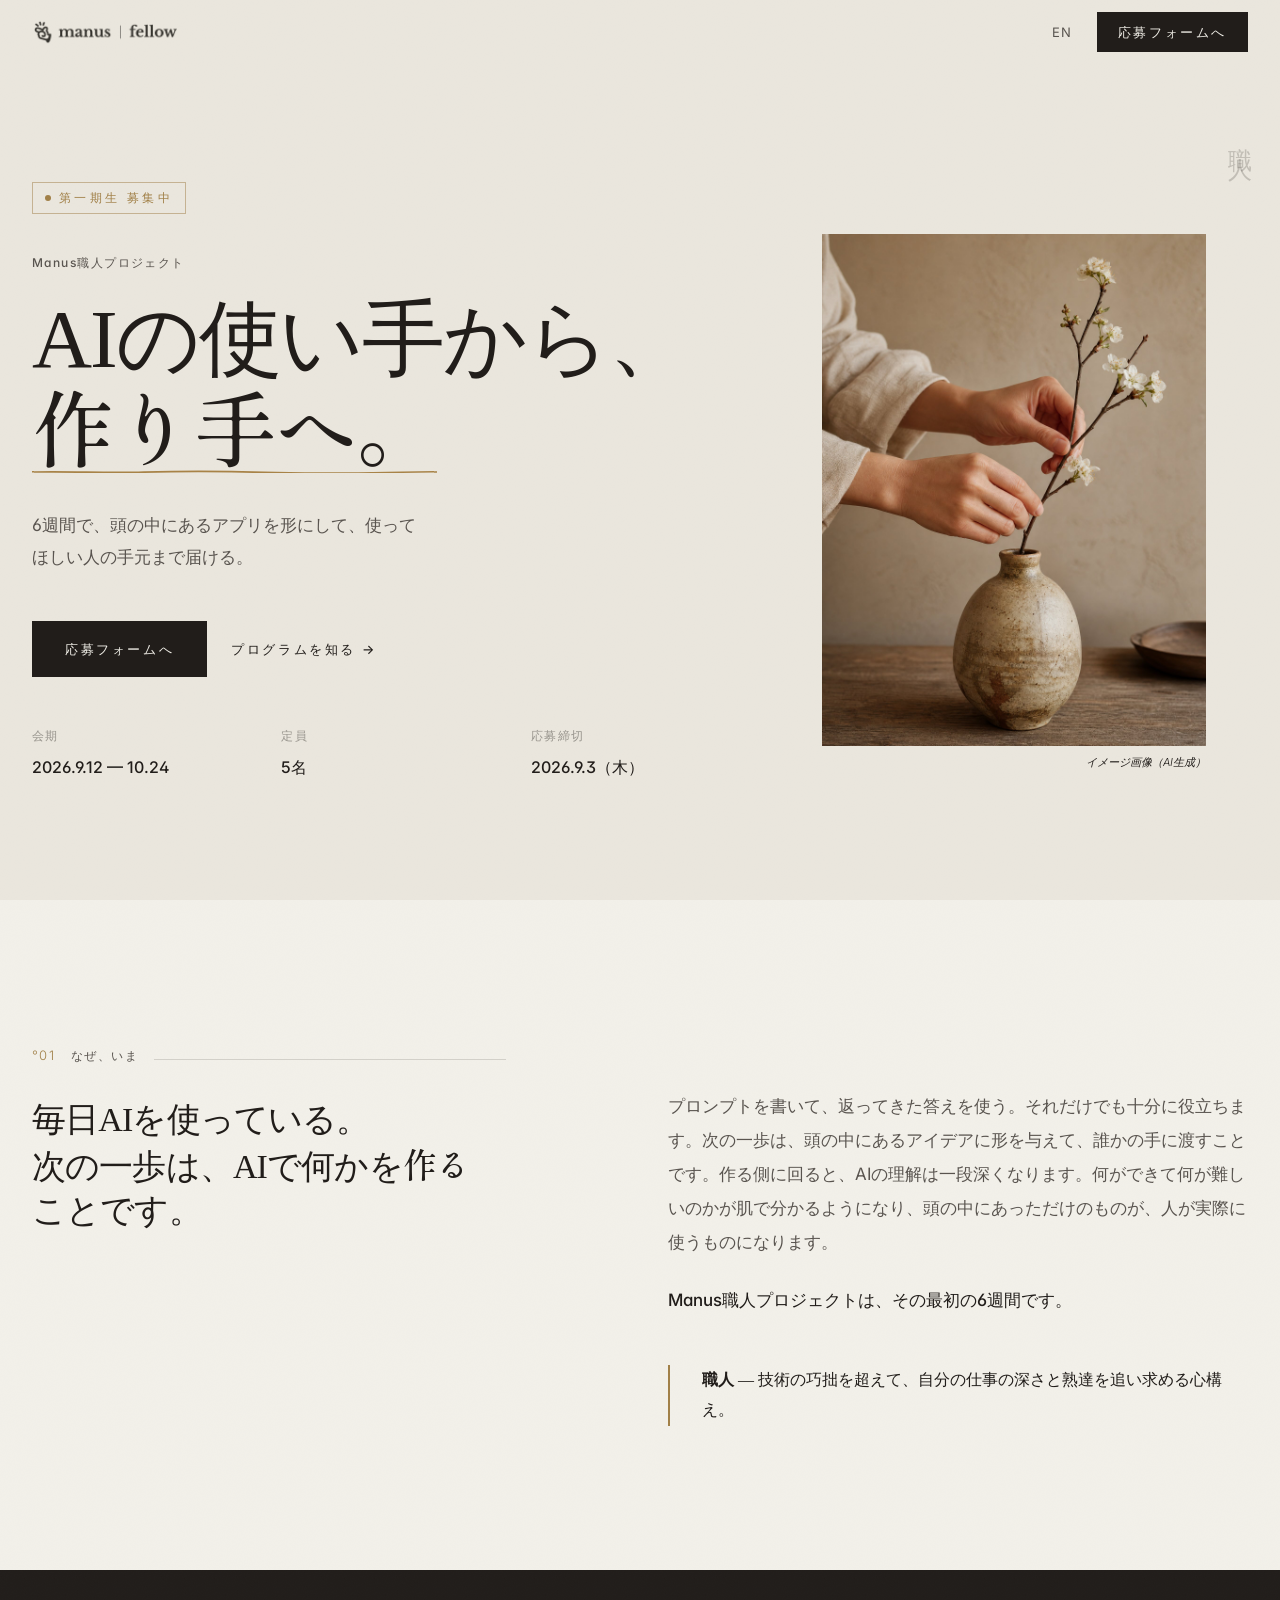
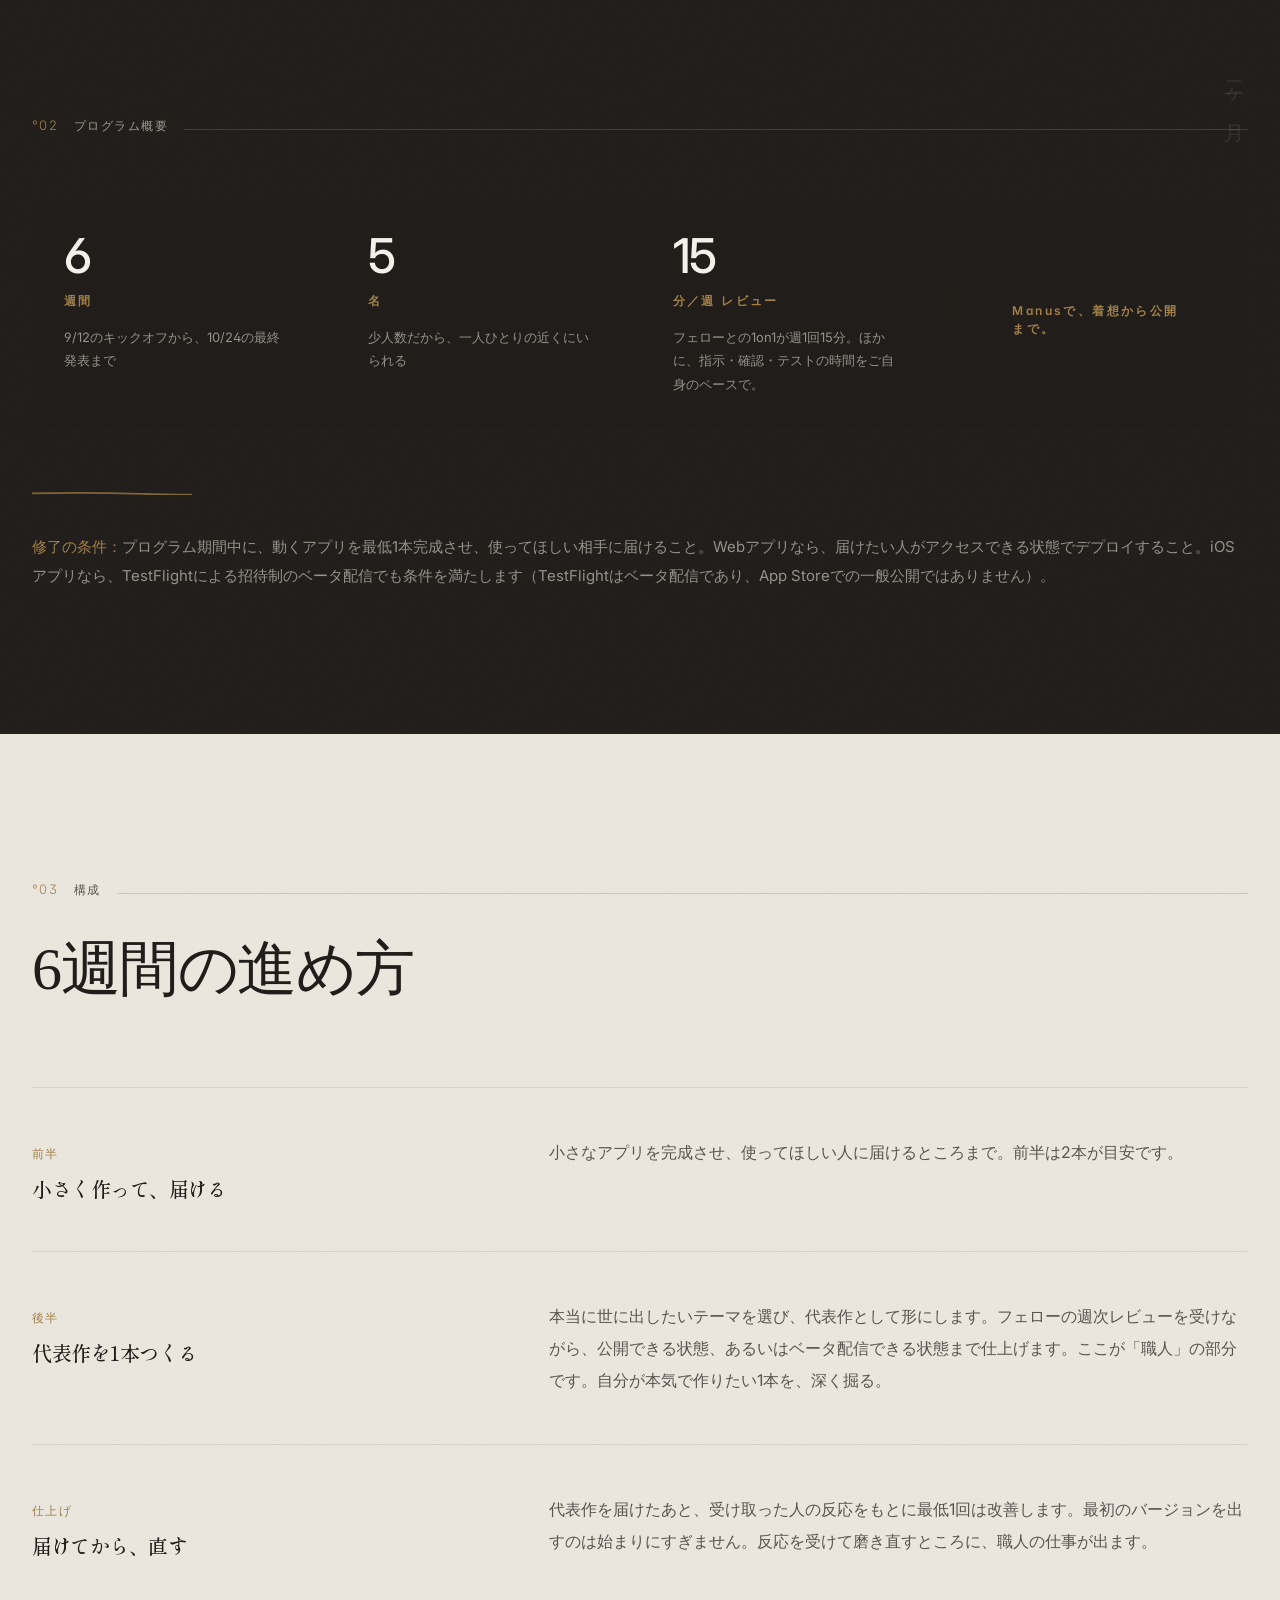
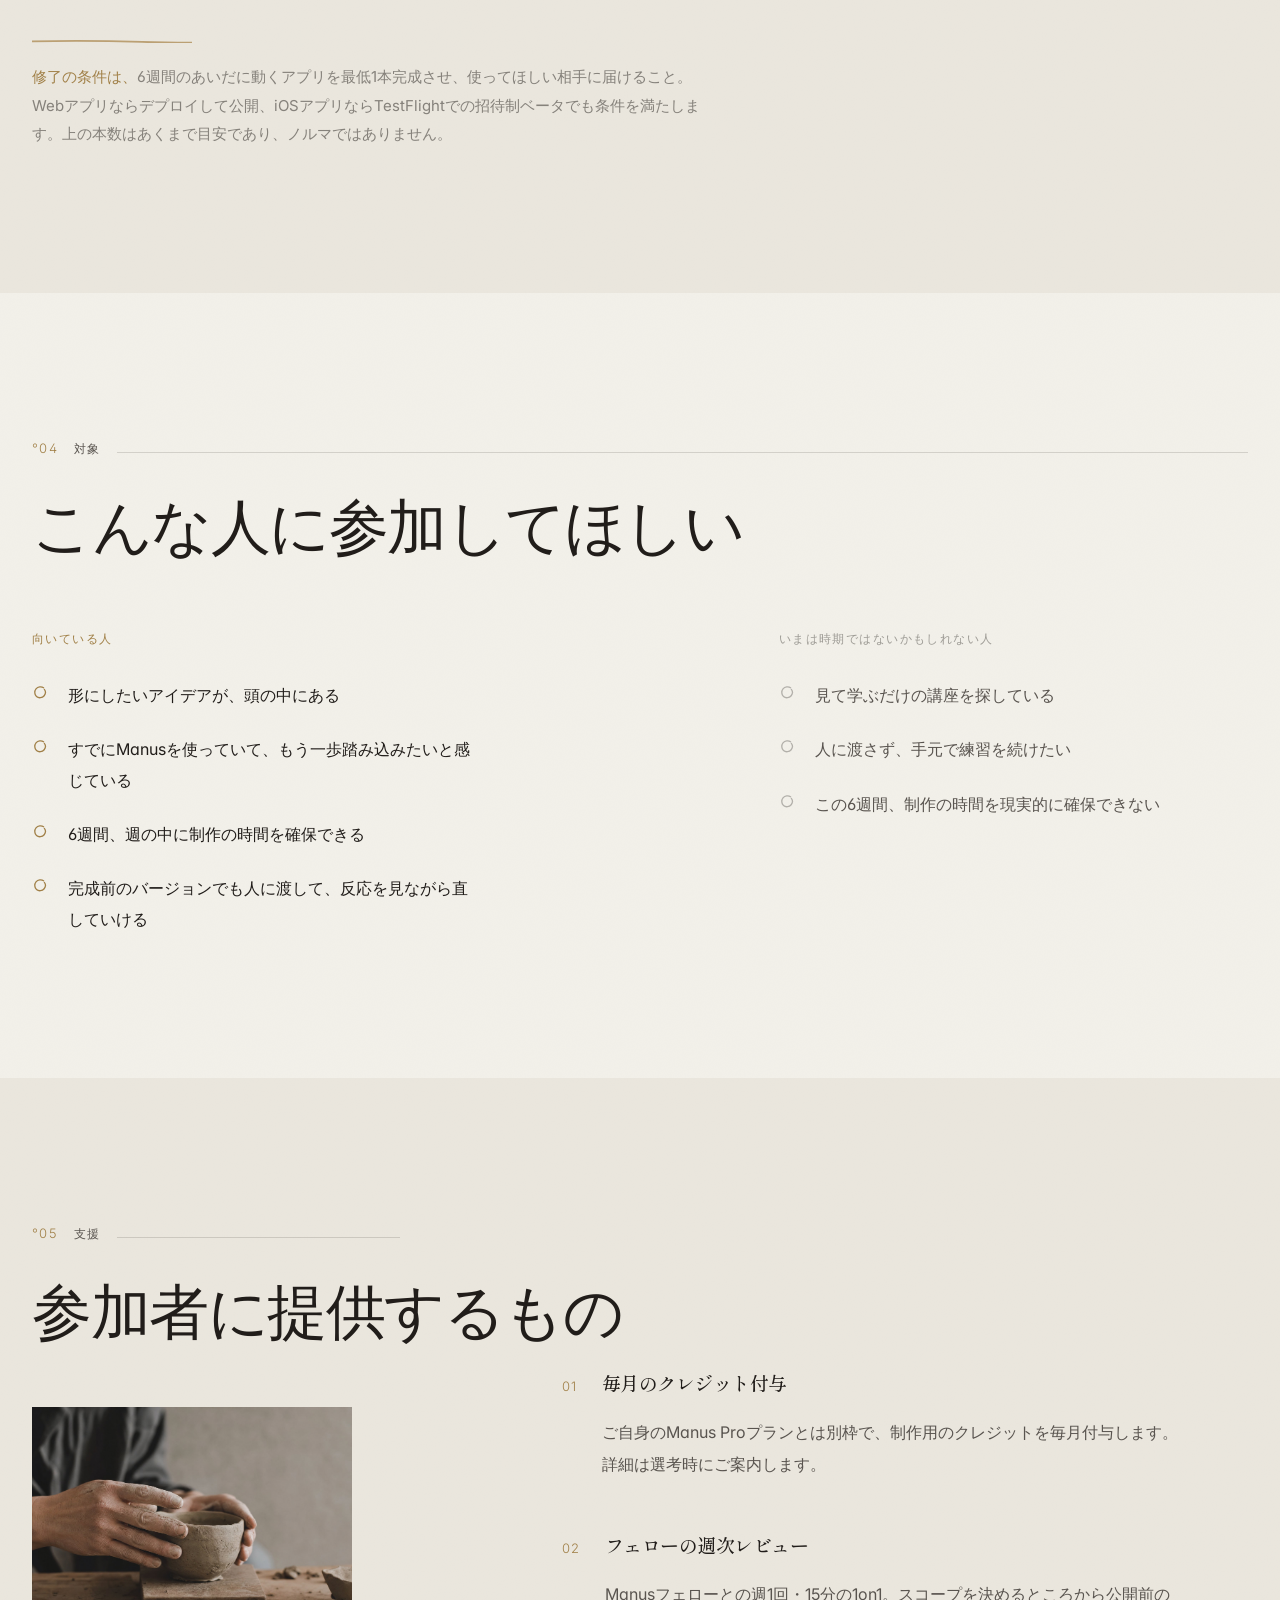
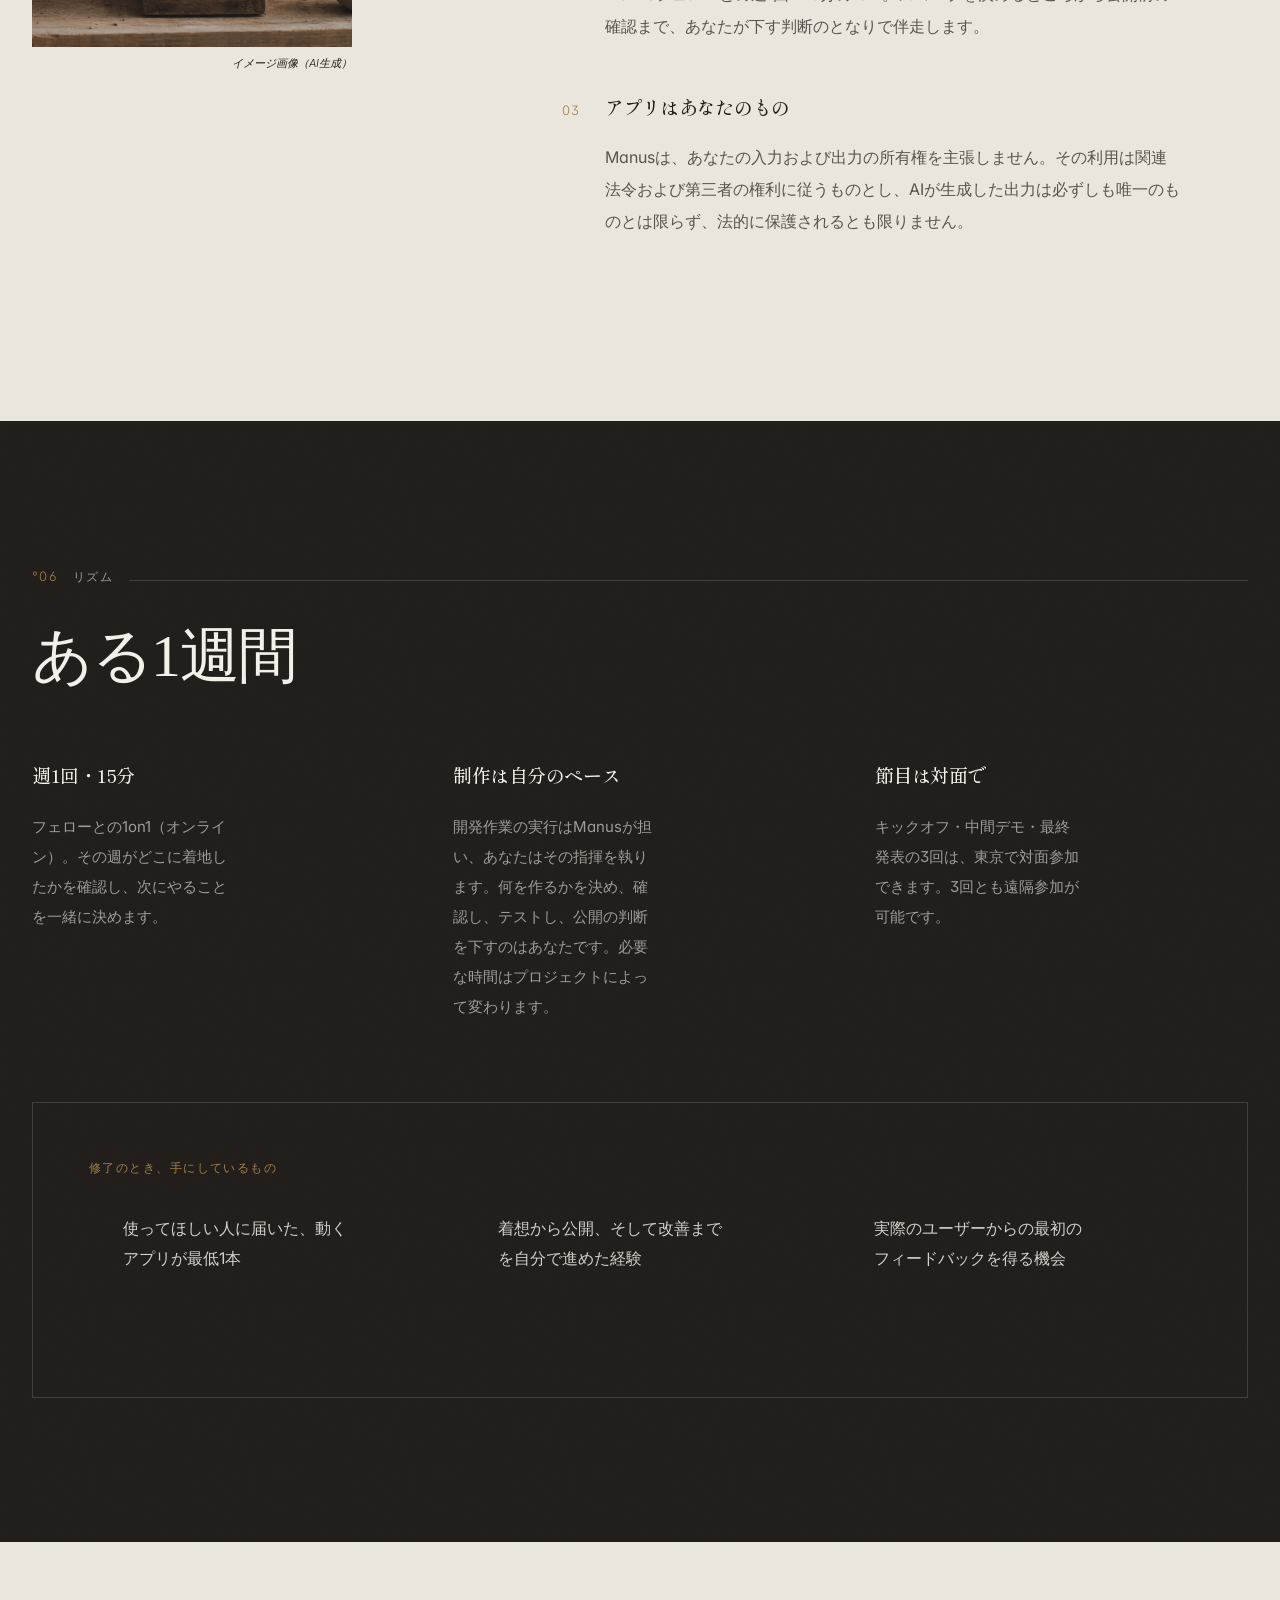
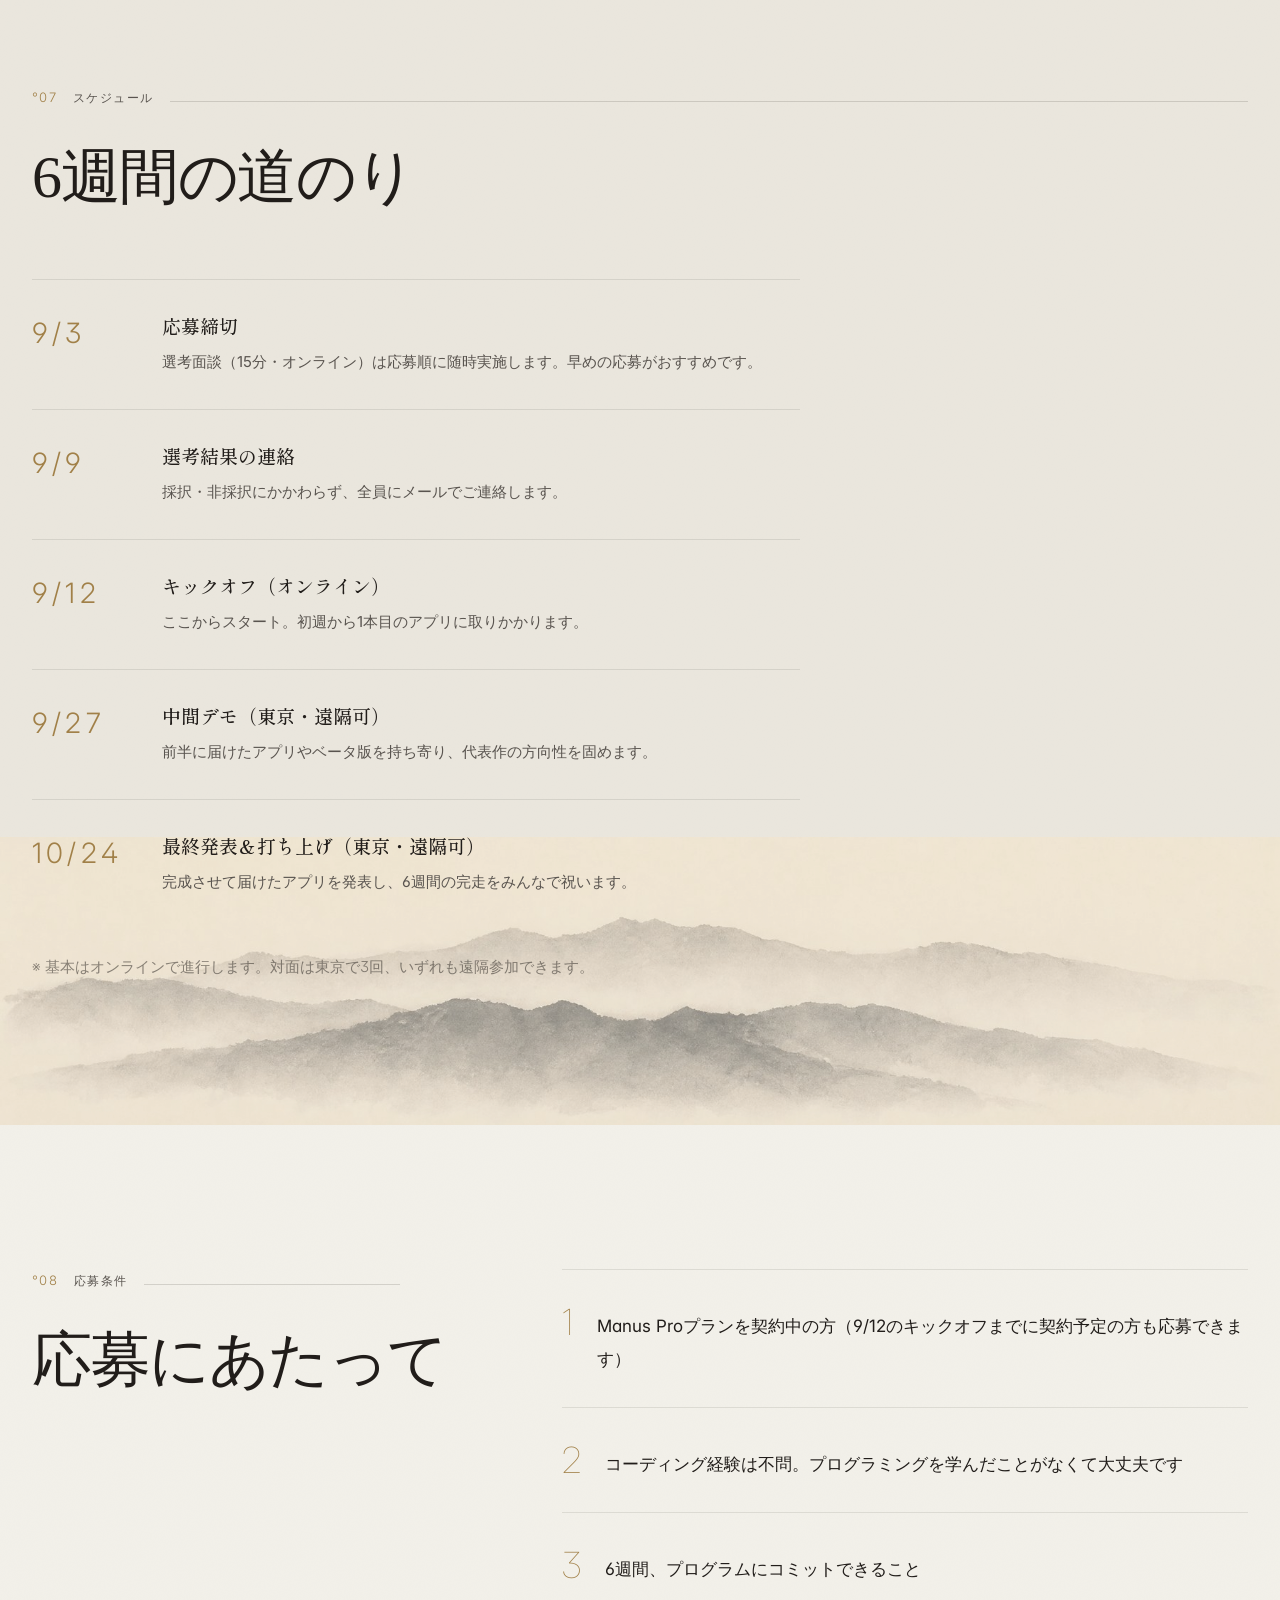
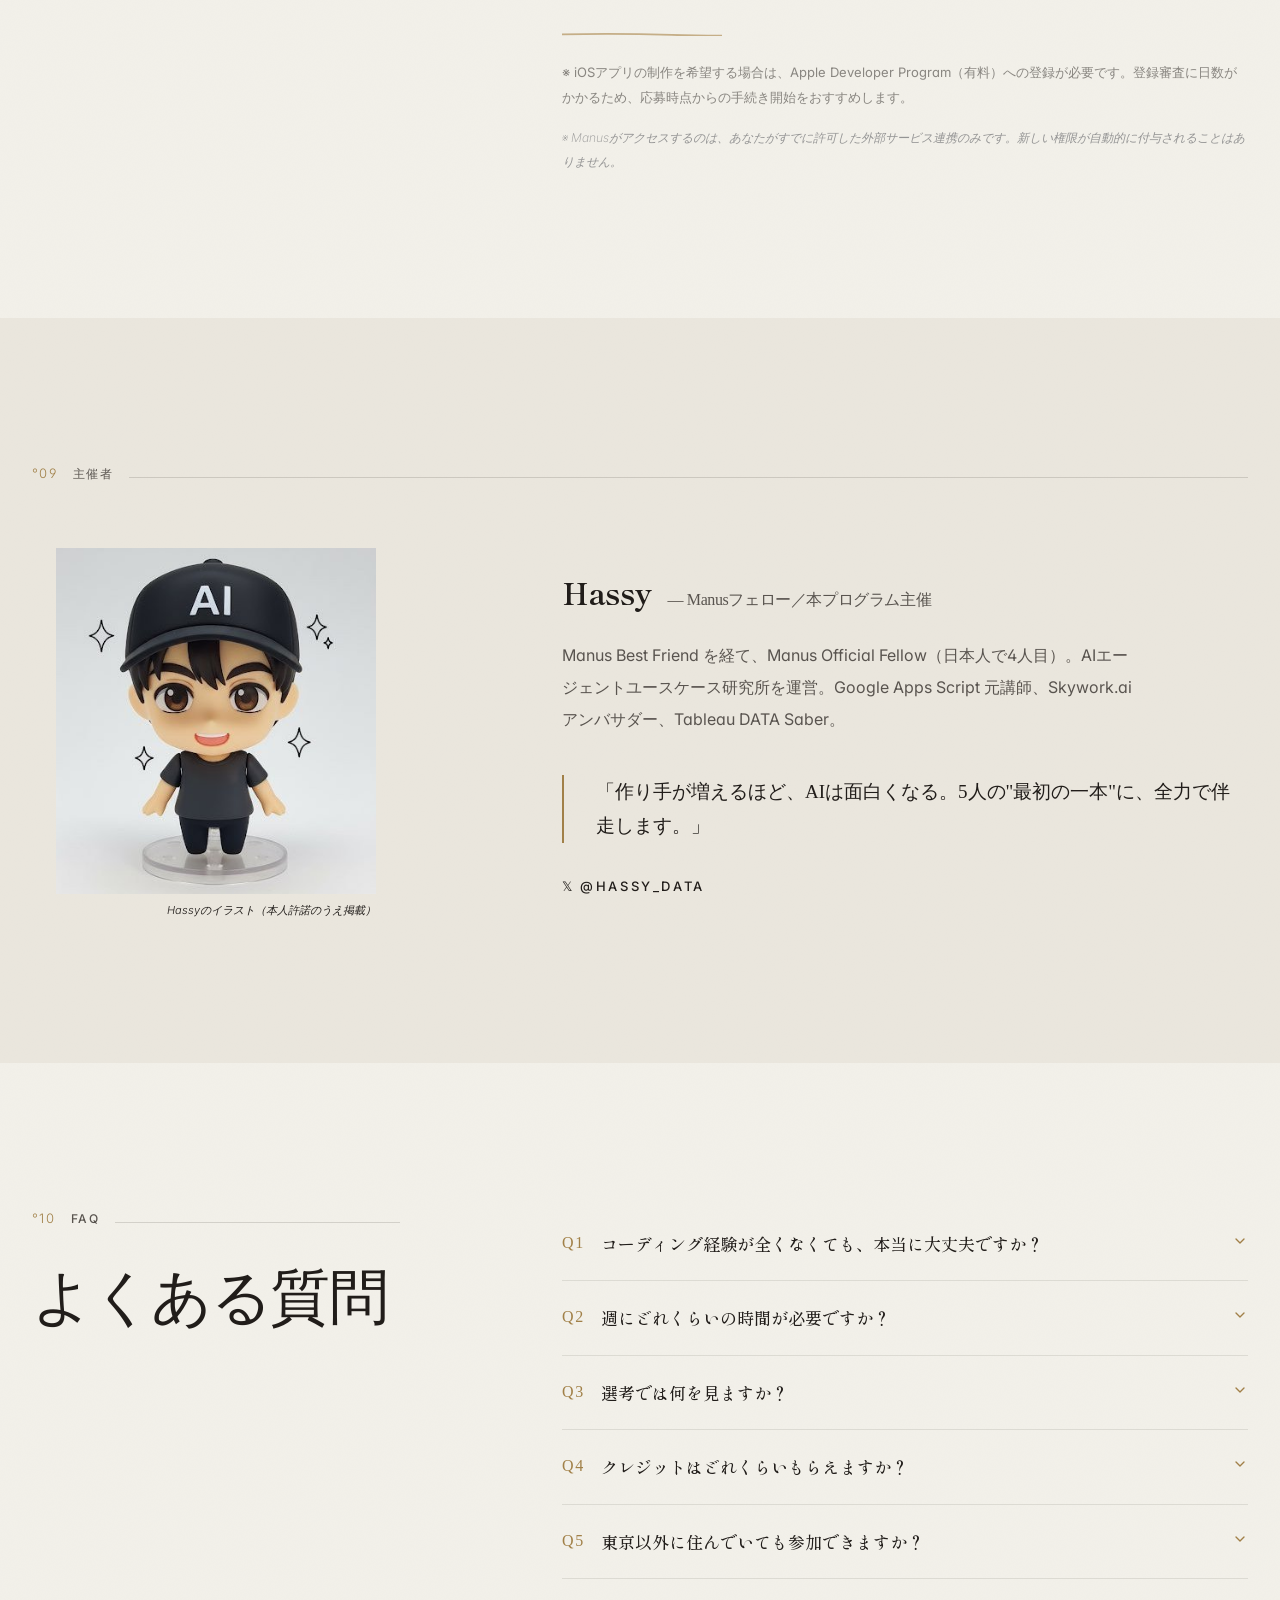
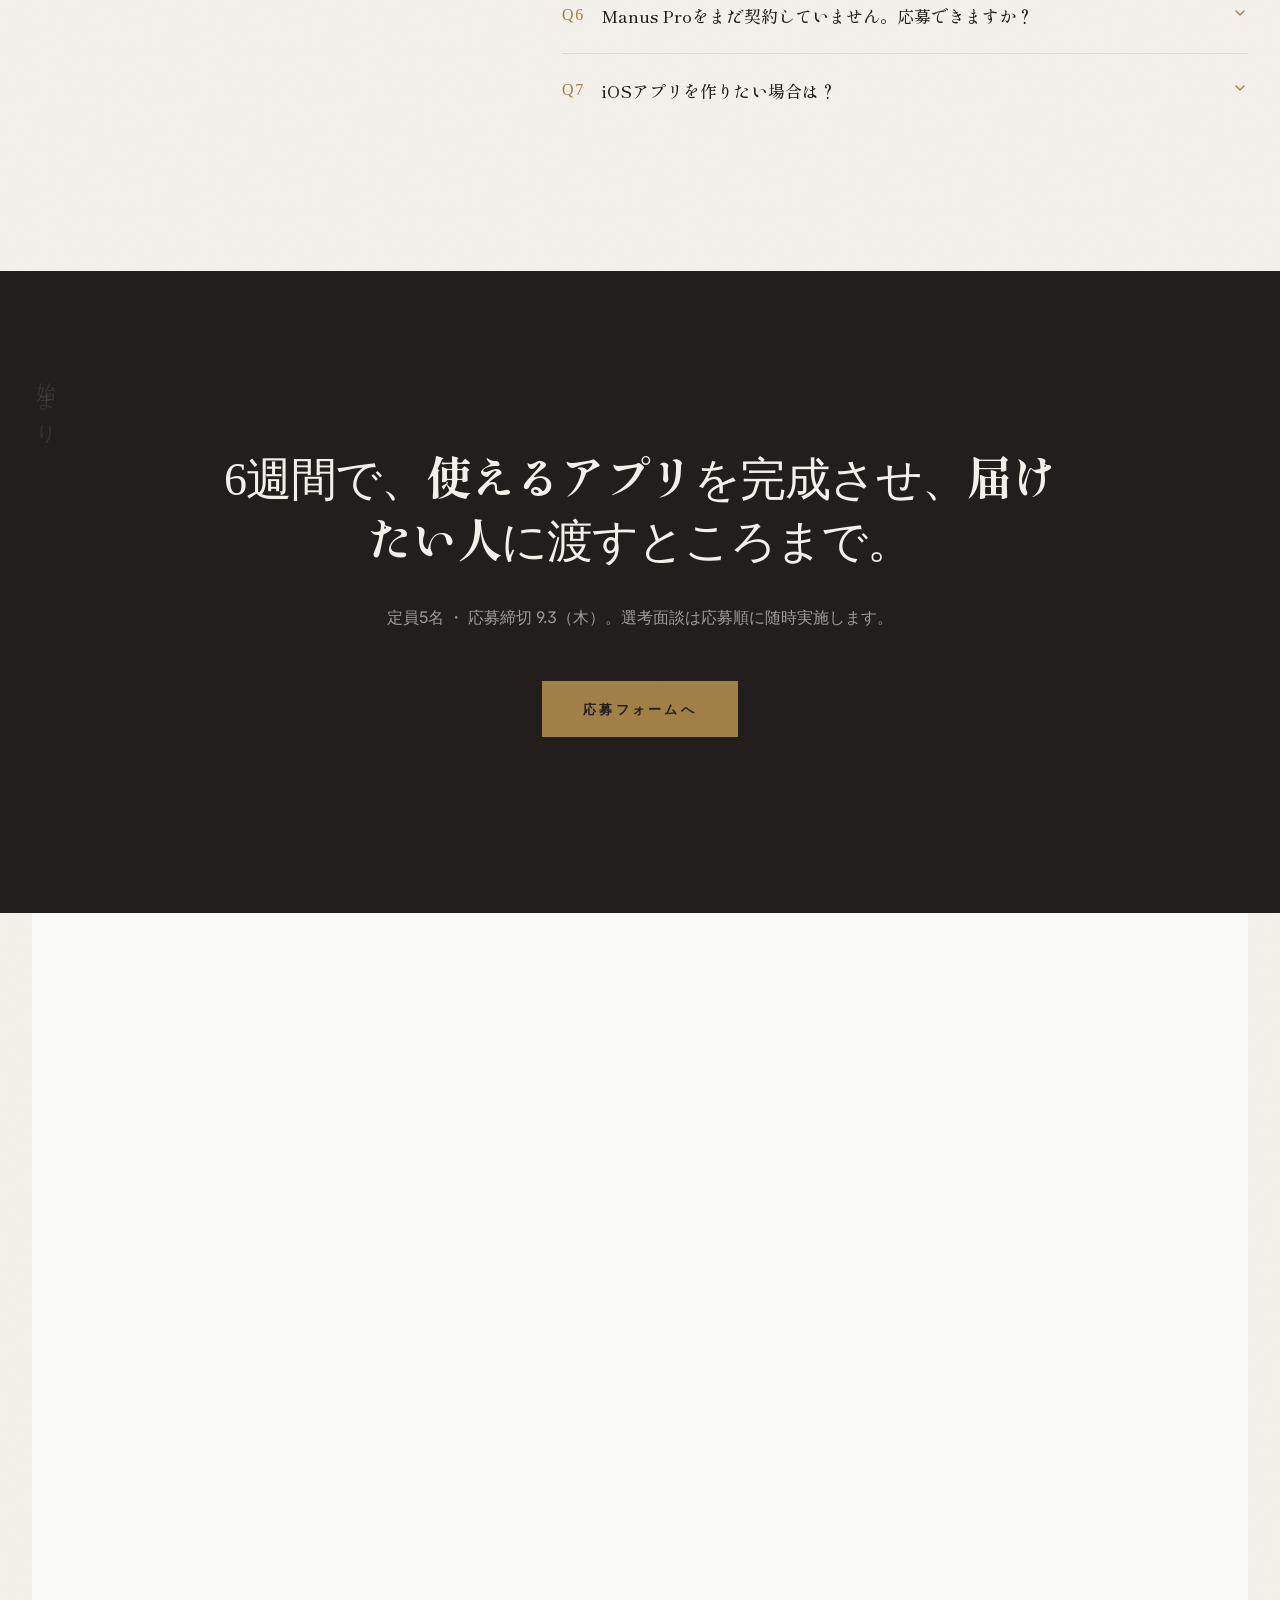
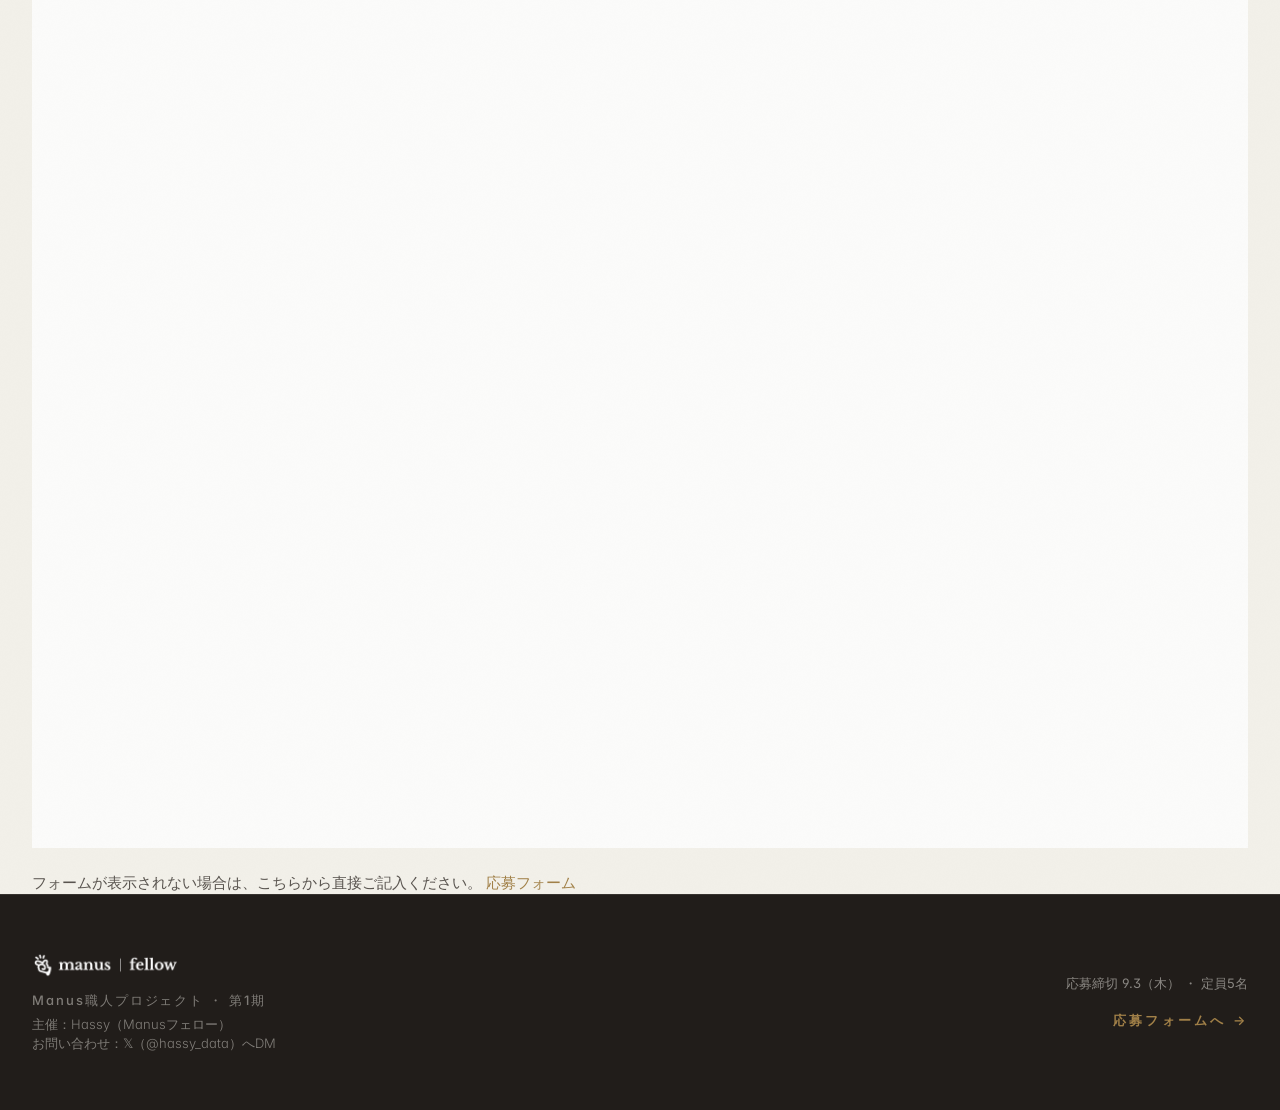
<file: index.html>
<!doctype html>
<html lang="ja">

  <head>
    <meta charset="UTF-8" />
    <meta
      name="viewport"
      content="width=device-width, initial-scale=1.0, maximum-scale=1" />
    <title>Manus職人プロジェクト（1期）募集｜6週間でアプリを作り、届ける</title>
    <meta name="description" content="AIの使い手から、作り手へ。6週間で、あなたが考えたアプリを作り、届けたい人に渡す。コーディング経験は必要ありません。" />
    <link rel="icon" href="data:image/svg+xml,%3Csvg%20xmlns%3D%22http%3A%2F%2Fwww.w3.org%2F2000%2Fsvg%22%20viewBox%3D%220%200%2064%2064%22%3E%3Crect%20width%3D%2264%22%20height%3D%2264%22%20fill%3D%22%2523F5F1E8%22%2F%3E%3Ccircle%20cx%3D%2232%22%20cy%3D%2232%22%20r%3D%2221%22%20fill%3D%22none%22%20stroke%3D%22%25231C1A17%22%20stroke-width%3D%226%22%20stroke-linecap%3D%22round%22%20stroke-dasharray%3D%22118%2014%22%20transform%3D%22rotate(-35%2032%2032)%22%2F%3E%3C%2Fsvg%3E" />
    <meta property="og:type" content="website" />
    <meta property="og:title" content="Manus職人プロジェクト（1期）募集｜6週間でアプリを作り、届ける" />
    <meta property="og:description" content="AIの使い手から、作り手へ。6週間で、あなたが考えたアプリを作り、届けたい人に渡す。コーディング経験は必要ありません。" />
    <meta property="og:url" content="https://shokuninlp-n7a5efnm.manus.space/" />
    <meta property="og:image" content="https://shokuninlp-n7a5efnm.manus.space/og-image-v3.jpg" />
    <meta property="og:locale" content="ja_JP" />
    <meta name="twitter:card" content="summary_large_image" />
    <meta name="twitter:site" content="@hassy_data" />
    <link rel="canonical" href="https://shokuninlp-n7a5efnm.manus.space/" />
    <link rel="alternate" hreflang="ja" href="https://shokuninlp-n7a5efnm.manus.space/" />
    <link rel="alternate" hreflang="en" href="https://shokuninlp-n7a5efnm.manus.space/en/" />
    <link rel="preconnect" href="https://fonts.googleapis.com" />
    <link rel="preconnect" href="https://fonts.gstatic.com" crossorigin />
    <link href="https://fonts.googleapis.com/css2?family=Inter:ital,opsz,wght@0,14..32,100..900;1,14..32,100..900&family=Noto+Serif+JP:wght@300;400&display=swap" rel="stylesheet" />
    <link href="https://fonts.googleapis.com/css2?family=Shippori+Mincho+B1:wght@400;500;600&display=swap" rel="stylesheet" />
    <script type="module" crossorigin src="./assets/index.ja.js"></script>
    <link rel="stylesheet" crossorigin href="./assets/index.css">
  </head>

  <body>
    <script id="manus-runtime">window.__MANUS_HOST_DEV__ = false;
(function(){"use strict";var Mr={exports:{}},Kn={};/**
 * @license React
 * react-jsx-runtime.production.js
 *
 * Copyright (c) Meta Platforms, Inc. and affiliates.
 *
 * This source code is licensed under the MIT license found in the
 * LICENSE file in the root directory of this source tree.
 */var $c;function um(){if($c)return Kn;$c=1;var r=Symbol.for("react.transitional.element"),i=Symbol.for("react.fragment");function c(s,d,m){var x=null;if(m!==void 0&&(x=""+m),d.key!==void 0&&(x=""+d.key),"key"in d){m={};for(var R in d)R!=="key"&&(m[R]=d[R])}else m=d;return d=m.ref,{$$typeof:r,type:s,key:x,ref:d!==void 0?d:null,props:m}}return Kn.Fragment=i,Kn.jsx=c,Kn.jsxs=c,Kn}var Fc;function dm(){return Fc||(Fc=1,Mr.exports=um()),Mr.exports}var h=dm(),Ar={exports:{}},Pn={},Rr={exports:{}},Nr={};/**
 * @license React
 * scheduler.production.js
 *
 * Copyright (c) Meta Platforms, Inc. and affiliates.
 *
 * This source code is licensed under the MIT license found in the
 * LICENSE file in the root directory of this source tree.
 */var Ic;function fm(){return Ic||(Ic=1,function(r){function i(A,q){var B=A.length;A.push(q);t:for(;0<B;){var bt=B-1>>>1,p=A[bt];if(0<d(p,q))A[bt]=q,A[B]=p,B=bt;else break t}}function c(A){return A.length===0?null:A[0]}function s(A){if(A.length===0)return null;var q=A[0],B=A.pop();if(B!==q){A[0]=B;t:for(var bt=0,p=A.length,O=p>>>1;bt<O;){var X=2*(bt+1)-1,G=A[X],Z=X+1,st=A[Z];if(0>d(G,B))Z<p&&0>d(st,G)?(A[bt]=st,A[Z]=B,bt=Z):(A[bt]=G,A[X]=B,bt=X);else if(Z<p&&0>d(st,B))A[bt]=st,A[Z]=B,bt=Z;else break t}}return q}function d(A,q){var B=A.sortIndex-q.sortIndex;return B!==0?B:A.id-q.id}if(r.unstable_now=void 0,typeof performance=="object"&&typeof performance.now=="function"){var m=performance;r.unstable_now=function(){return m.now()}}else{var x=Date,R=x.now();r.unstable_now=function(){return x.now()-R}}var C=[],v=[],D=1,j=null,J=3,at=!1,$=!1,nt=!1,ct=!1,ht=typeof setTimeout=="function"?setTimeout:null,St=typeof clearTimeout=="function"?clearTimeout:null,_=typeof setImmediate<"u"?setImmediate:null;function Y(A){for(var q=c(v);q!==null;){if(q.callback===null)s(v);else if(q.startTime<=A)s(v),q.sortIndex=q.expirationTime,i(C,q);else break;q=c(v)}}function H(A){if(nt=!1,Y(A),!$)if(c(C)!==null)$=!0,it||(it=!0,Bt());else{var q=c(v);q!==null&&Mt(H,q.startTime-A)}}var it=!1,rt=-1,V=5,xt=-1;function Be(){return ct?!0:!(r.unstable_now()-xt<V)}function te(){if(ct=!1,it){var A=r.unstable_now();xt=A;var q=!0;try{t:{$=!1,nt&&(nt=!1,St(rt),rt=-1),at=!0;var B=J;try{e:{for(Y(A),j=c(C);j!==null&&!(j.expirationTime>A&&Be());){var bt=j.callback;if(typeof bt=="function"){j.callback=null,J=j.priorityLevel;var p=bt(j.expirationTime<=A);if(A=r.unstable_now(),typeof p=="function"){j.callback=p,Y(A),q=!0;break e}j===c(C)&&s(C),Y(A)}else s(C);j=c(C)}if(j!==null)q=!0;else{var O=c(v);O!==null&&Mt(H,O.startTime-A),q=!1}}break t}finally{j=null,J=B,at=!1}q=void 0}}finally{q?Bt():it=!1}}}var Bt;if(typeof _=="function")Bt=function(){_(te)};else if(typeof MessageChannel<"u"){var me=new MessageChannel,Se=me.port2;me.port1.onmessage=te,Bt=function(){Se.postMessage(null)}}else Bt=function(){ht(te,0)};function Mt(A,q){rt=ht(function(){A(r.unstable_now())},q)}r.unstable_IdlePriority=5,r.unstable_ImmediatePriority=1,r.unstable_LowPriority=4,r.unstable_NormalPriority=3,r.unstable_Profiling=null,r.unstable_UserBlockingPriority=2,r.unstable_cancelCallback=function(A){A.callback=null},r.unstable_forceFrameRate=function(A){0>A||125<A?console.error("forceFrameRate takes a positive int between 0 and 125, forcing frame rates higher than 125 fps is not supported"):V=0<A?Math.floor(1e3/A):5},r.unstable_getCurrentPriorityLevel=function(){return J},r.unstable_next=function(A){switch(J){case 1:case 2:case 3:var q=3;break;default:q=J}var B=J;J=q;try{return A()}finally{J=B}},r.unstable_requestPaint=function(){ct=!0},r.unstable_runWithPriority=function(A,q){switch(A){case 1:case 2:case 3:case 4:case 5:break;default:A=3}var B=J;J=A;try{return q()}finally{J=B}},r.unstable_scheduleCallback=function(A,q,B){var bt=r.unstable_now();switch(typeof B=="object"&&B!==null?(B=B.delay,B=typeof B=="number"&&0<B?bt+B:bt):B=bt,A){case 1:var p=-1;break;case 2:p=250;break;case 5:p=1073741823;break;case 4:p=1e4;break;default:p=5e3}return p=B+p,A={id:D++,callback:q,priorityLevel:A,startTime:B,expirationTime:p,sortIndex:-1},B>bt?(A.sortIndex=B,i(v,A),c(C)===null&&A===c(v)&&(nt?(St(rt),rt=-1):nt=!0,Mt(H,B-bt))):(A.sortIndex=p,i(C,A),$||at||($=!0,it||(it=!0,Bt()))),A},r.unstable_shouldYield=Be,r.unstable_wrapCallback=function(A){var q=J;return function(){var B=J;J=q;try{return A.apply(this,arguments)}finally{J=B}}}}(Nr)),Nr}var tu;function hm(){return tu||(tu=1,Rr.exports=fm()),Rr.exports}var zr={exports:{}},ut={};/**
 * @license React
 * react.production.js
 *
 * Copyright (c) Meta Platforms, Inc. and affiliates.
 *
 * This source code is licensed under the MIT license found in the
 * LICENSE file in the root directory of this source tree.
 */var eu;function mm(){if(eu)return ut;eu=1;var r=Symbol.for("react.transitional.element"),i=Symbol.for("react.portal"),c=Symbol.for("react.fragment"),s=Symbol.for("react.strict_mode"),d=Symbol.for("react.profiler"),m=Symbol.for("react.consumer"),x=Symbol.for("react.context"),R=Symbol.for("react.forward_ref"),C=Symbol.for("react.suspense"),v=Symbol.for("react.memo"),D=Symbol.for("react.lazy"),j=Symbol.iterator;function J(p){return p===null||typeof p!="object"?null:(p=j&&p[j]||p["@@iterator"],typeof p=="function"?p:null)}var at={isMounted:function(){return!1},enqueueForceUpdate:function(){},enqueueReplaceState:function(){},enqueueSetState:function(){}},$=Object.assign,nt={};function ct(p,O,X){this.props=p,this.context=O,this.refs=nt,this.updater=X||at}ct.prototype.isReactComponent={},ct.prototype.setState=function(p,O){if(typeof p!="object"&&typeof p!="function"&&p!=null)throw Error("takes an object of state variables to update or a function which returns an object of state variables.");this.updater.enqueueSetState(this,p,O,"setState")},ct.prototype.forceUpdate=function(p){this.updater.enqueueForceUpdate(this,p,"forceUpdate")};function ht(){}ht.prototype=ct.prototype;function St(p,O,X){this.props=p,this.context=O,this.refs=nt,this.updater=X||at}var _=St.prototype=new ht;_.constructor=St,$(_,ct.prototype),_.isPureReactComponent=!0;var Y=Array.isArray,H={H:null,A:null,T:null,S:null,V:null},it=Object.prototype.hasOwnProperty;function rt(p,O,X,G,Z,st){return X=st.ref,{$$typeof:r,type:p,key:O,ref:X!==void 0?X:null,props:st}}function V(p,O){return rt(p.type,O,void 0,void 0,void 0,p.props)}function xt(p){return typeof p=="object"&&p!==null&&p.$$typeof===r}function Be(p){var O={"=":"=0",":":"=2"};return"$"+p.replace(/[=:]/g,function(X){return O[X]})}var te=/\/+/g;function Bt(p,O){return typeof p=="object"&&p!==null&&p.key!=null?Be(""+p.key):O.toString(36)}function me(){}function Se(p){switch(p.status){case"fulfilled":return p.value;case"rejected":throw p.reason;default:switch(typeof p.status=="string"?p.then(me,me):(p.status="pending",p.then(function(O){p.status==="pending"&&(p.status="fulfilled",p.value=O)},function(O){p.status==="pending"&&(p.status="rejected",p.reason=O)})),p.status){case"fulfilled":return p.value;case"rejected":throw p.reason}}throw p}function Mt(p,O,X,G,Z){var st=typeof p;(st==="undefined"||st==="boolean")&&(p=null);var I=!1;if(p===null)I=!0;else switch(st){case"bigint":case"string":case"number":I=!0;break;case"object":switch(p.$$typeof){case r:case i:I=!0;break;case D:return I=p._init,Mt(I(p._payload),O,X,G,Z)}}if(I)return Z=Z(p),I=G===""?"."+Bt(p,0):G,Y(Z)?(X="",I!=null&&(X=I.replace(te,"$&/")+"/"),Mt(Z,O,X,"",function(Jt){return Jt})):Z!=null&&(xt(Z)&&(Z=V(Z,X+(Z.key==null||p&&p.key===Z.key?"":(""+Z.key).replace(te,"$&/")+"/")+I)),O.push(Z)),1;I=0;var gt=G===""?".":G+":";if(Y(p))for(var Tt=0;Tt<p.length;Tt++)G=p[Tt],st=gt+Bt(G,Tt),I+=Mt(G,O,X,st,Z);else if(Tt=J(p),typeof Tt=="function")for(p=Tt.call(p),Tt=0;!(G=p.next()).done;)G=G.value,st=gt+Bt(G,Tt++),I+=Mt(G,O,X,st,Z);else if(st==="object"){if(typeof p.then=="function")return Mt(Se(p),O,X,G,Z);throw O=String(p),Error("Objects are not valid as a React child (found: "+(O==="[object Object]"?"object with keys {"+Object.keys(p).join(", ")+"}":O)+"). If you meant to render a collection of children, use an array instead.")}return I}function A(p,O,X){if(p==null)return p;var G=[],Z=0;return Mt(p,G,"","",function(st){return O.call(X,st,Z++)}),G}function q(p){if(p._status===-1){var O=p._result;O=O(),O.then(function(X){(p._status===0||p._status===-1)&&(p._status=1,p._result=X)},function(X){(p._status===0||p._status===-1)&&(p._status=2,p._result=X)}),p._status===-1&&(p._status=0,p._result=O)}if(p._status===1)return p._result.default;throw p._result}var B=typeof reportError=="function"?reportError:function(p){if(typeof window=="object"&&typeof window.ErrorEvent=="function"){var O=new window.ErrorEvent("error",{bubbles:!0,cancelable:!0,message:typeof p=="object"&&p!==null&&typeof p.message=="string"?String(p.message):String(p),error:p});if(!window.dispatchEvent(O))return}else if(typeof process=="object"&&typeof process.emit=="function"){process.emit("uncaughtException",p);return}console.error(p)};function bt(){}return ut.Children={map:A,forEach:function(p,O,X){A(p,function(){O.apply(this,arguments)},X)},count:function(p){var O=0;return A(p,function(){O++}),O},toArray:function(p){return A(p,function(O){return O})||[]},only:function(p){if(!xt(p))throw Error("React.Children.only expected to receive a single React element child.");return p}},ut.Component=ct,ut.Fragment=c,ut.Profiler=d,ut.PureComponent=St,ut.StrictMode=s,ut.Suspense=C,ut.__CLIENT_INTERNALS_DO_NOT_USE_OR_WARN_USERS_THEY_CANNOT_UPGRADE=H,ut.__COMPILER_RUNTIME={__proto__:null,c:function(p){return H.H.useMemoCache(p)}},ut.cache=function(p){return function(){return p.apply(null,arguments)}},ut.cloneElement=function(p,O,X){if(p==null)throw Error("The argument must be a React element, but you passed "+p+".");var G=$({},p.props),Z=p.key,st=void 0;if(O!=null)for(I in O.ref!==void 0&&(st=void 0),O.key!==void 0&&(Z=""+O.key),O)!it.call(O,I)||I==="key"||I==="__self"||I==="__source"||I==="ref"&&O.ref===void 0||(G[I]=O[I]);var I=arguments.length-2;if(I===1)G.children=X;else if(1<I){for(var gt=Array(I),Tt=0;Tt<I;Tt++)gt[Tt]=arguments[Tt+2];G.children=gt}return rt(p.type,Z,void 0,void 0,st,G)},ut.createContext=function(p){return p={$$typeof:x,_currentValue:p,_currentValue2:p,_threadCount:0,Provider:null,Consumer:null},p.Provider=p,p.Consumer={$$typeof:m,_context:p},p},ut.createElement=function(p,O,X){var G,Z={},st=null;if(O!=null)for(G in O.key!==void 0&&(st=""+O.key),O)it.call(O,G)&&G!=="key"&&G!=="__self"&&G!=="__source"&&(Z[G]=O[G]);var I=arguments.length-2;if(I===1)Z.children=X;else if(1<I){for(var gt=Array(I),Tt=0;Tt<I;Tt++)gt[Tt]=arguments[Tt+2];Z.children=gt}if(p&&p.defaultProps)for(G in I=p.defaultProps,I)Z[G]===void 0&&(Z[G]=I[G]);return rt(p,st,void 0,void 0,null,Z)},ut.createRef=function(){return{current:null}},ut.forwardRef=function(p){return{$$typeof:R,render:p}},ut.isValidElement=xt,ut.lazy=function(p){return{$$typeof:D,_payload:{_status:-1,_result:p},_init:q}},ut.memo=function(p,O){return{$$typeof:v,type:p,compare:O===void 0?null:O}},ut.startTransition=function(p){var O=H.T,X={};H.T=X;try{var G=p(),Z=H.S;Z!==null&&Z(X,G),typeof G=="object"&&G!==null&&typeof G.then=="function"&&G.then(bt,B)}catch(st){B(st)}finally{H.T=O}},ut.unstable_useCacheRefresh=function(){return H.H.useCacheRefresh()},ut.use=function(p){return H.H.use(p)},ut.useActionState=function(p,O,X){return H.H.useActionState(p,O,X)},ut.useCallback=function(p,O){return H.H.useCallback(p,O)},ut.useContext=function(p){return H.H.useContext(p)},ut.useDebugValue=function(){},ut.useDeferredValue=function(p,O){return H.H.useDeferredValue(p,O)},ut.useEffect=function(p,O,X){var G=H.H;if(typeof X=="function")throw Error("useEffect CRUD overload is not enabled in this build of React.");return G.useEffect(p,O)},ut.useId=function(){return H.H.useId()},ut.useImperativeHandle=function(p,O,X){return H.H.useImperativeHandle(p,O,X)},ut.useInsertionEffect=function(p,O){return H.H.useInsertionEffect(p,O)},ut.useLayoutEffect=function(p,O){return H.H.useLayoutEffect(p,O)},ut.useMemo=function(p,O){return H.H.useMemo(p,O)},ut.useOptimistic=function(p,O){return H.H.useOptimistic(p,O)},ut.useReducer=function(p,O,X){return H.H.useReducer(p,O,X)},ut.useRef=function(p){return H.H.useRef(p)},ut.useState=function(p){return H.H.useState(p)},ut.useSyncExternalStore=function(p,O,X){return H.H.useSyncExternalStore(p,O,X)},ut.useTransition=function(){return H.H.useTransition()},ut.version="19.1.1",ut}var lu;function _r(){return lu||(lu=1,zr.exports=mm()),zr.exports}var kr={exports:{}},he={};/**
 * @license React
 * react-dom.production.js
 *
 * Copyright (c) Meta Platforms, Inc. and affiliates.
 *
 * This source code is licensed under the MIT license found in the
 * LICENSE file in the root directory of this source tree.
 */var au;function gm(){if(au)return he;au=1;var r=_r();function i(C){var v="https://react.dev/errors/"+C;if(1<arguments.length){v+="?args[]="+encodeURIComponent(arguments[1]);for(var D=2;D<arguments.length;D++)v+="&args[]="+encodeURIComponent(arguments[D])}return"Minified React error #"+C+"; visit "+v+" for the full message or use the non-minified dev environment for full errors and additional helpful warnings."}function c(){}var s={d:{f:c,r:function(){throw Error(i(522))},D:c,C:c,L:c,m:c,X:c,S:c,M:c},p:0,findDOMNode:null},d=Symbol.for("react.portal");function m(C,v,D){var j=3<arguments.length&&arguments[3]!==void 0?arguments[3]:null;return{$$typeof:d,key:j==null?null:""+j,children:C,containerInfo:v,implementation:D}}var x=r.__CLIENT_INTERNALS_DO_NOT_USE_OR_WARN_USERS_THEY_CANNOT_UPGRADE;function R(C,v){if(C==="font")return"";if(typeof v=="string")return v==="use-credentials"?v:""}return he.__DOM_INTERNALS_DO_NOT_USE_OR_WARN_USERS_THEY_CANNOT_UPGRADE=s,he.createPortal=function(C,v){var D=2<arguments.length&&arguments[2]!==void 0?arguments[2]:null;if(!v||v.nodeType!==1&&v.nodeType!==9&&v.nodeType!==11)throw Error(i(299));return m(C,v,null,D)},he.flushSync=function(C){var v=x.T,D=s.p;try{if(x.T=null,s.p=2,C)return C()}finally{x.T=v,s.p=D,s.d.f()}},he.preconnect=function(C,v){typeof C=="string"&&(v?(v=v.crossOrigin,v=typeof v=="string"?v==="use-credentials"?v:"":void 0):v=null,s.d.C(C,v))},he.prefetchDNS=function(C){typeof C=="string"&&s.d.D(C)},he.preinit=function(C,v){if(typeof C=="string"&&v&&typeof v.as=="string"){var D=v.as,j=R(D,v.crossOrigin),J=typeof v.integrity=="string"?v.integrity:void 0,at=typeof v.fetchPriority=="string"?v.fetchPriority:void 0;D==="style"?s.d.S(C,typeof v.precedence=="string"?v.precedence:void 0,{crossOrigin:j,integrity:J,fetchPriority:at}):D==="script"&&s.d.X(C,{crossOrigin:j,integrity:J,fetchPriority:at,nonce:typeof v.nonce=="string"?v.nonce:void 0})}},he.preinitModule=function(C,v){if(typeof C=="string")if(typeof v=="object"&&v!==null){if(v.as==null||v.as==="script"){var D=R(v.as,v.crossOrigin);s.d.M(C,{crossOrigin:D,integrity:typeof v.integrity=="string"?v.integrity:void 0,nonce:typeof v.nonce=="string"?v.nonce:void 0})}}else v==null&&s.d.M(C)},he.preload=function(C,v){if(typeof C=="string"&&typeof v=="object"&&v!==null&&typeof v.as=="string"){var D=v.as,j=R(D,v.crossOrigin);s.d.L(C,D,{crossOrigin:j,integrity:typeof v.integrity=="string"?v.integrity:void 0,nonce:typeof v.nonce=="string"?v.nonce:void 0,type:typeof v.type=="string"?v.type:void 0,fetchPriority:typeof v.fetchPriority=="string"?v.fetchPriority:void 0,referrerPolicy:typeof v.referrerPolicy=="string"?v.referrerPolicy:void 0,imageSrcSet:typeof v.imageSrcSet=="string"?v.imageSrcSet:void 0,imageSizes:typeof v.imageSizes=="string"?v.imageSizes:void 0,media:typeof v.media=="string"?v.media:void 0})}},he.preloadModule=function(C,v){if(typeof C=="string")if(v){var D=R(v.as,v.crossOrigin);s.d.m(C,{as:typeof v.as=="string"&&v.as!=="script"?v.as:void 0,crossOrigin:D,integrity:typeof v.integrity=="string"?v.integrity:void 0})}else s.d.m(C)},he.requestFormReset=function(C){s.d.r(C)},he.unstable_batchedUpdates=function(C,v){return C(v)},he.useFormState=function(C,v,D){return x.H.useFormState(C,v,D)},he.useFormStatus=function(){return x.H.useHostTransitionStatus()},he.version="19.1.1",he}var nu;function pm(){if(nu)return kr.exports;nu=1;function r(){if(!(typeof __REACT_DEVTOOLS_GLOBAL_HOOK__>"u"||typeof __REACT_DEVTOOLS_GLOBAL_HOOK__.checkDCE!="function"))try{__REACT_DEVTOOLS_GLOBAL_HOOK__.checkDCE(r)}catch(i){console.error(i)}}return r(),kr.exports=gm(),kr.exports}/**
 * @license React
 * react-dom-client.production.js
 *
 * Copyright (c) Meta Platforms, Inc. and affiliates.
 *
 * This source code is licensed under the MIT license found in the
 * LICENSE file in the root directory of this source tree.
 */var ou;function ym(){if(ou)return Pn;ou=1;var r=hm(),i=_r(),c=pm();function s(t){var e="https://react.dev/errors/"+t;if(1<arguments.length){e+="?args[]="+encodeURIComponent(arguments[1]);for(var l=2;l<arguments.length;l++)e+="&args[]="+encodeURIComponent(arguments[l])}return"Minified React error #"+t+"; visit "+e+" for the full message or use the non-minified dev environment for full errors and additional helpful warnings."}function d(t){return!(!t||t.nodeType!==1&&t.nodeType!==9&&t.nodeType!==11)}function m(t){var e=t,l=t;if(t.alternate)for(;e.return;)e=e.return;else{t=e;do e=t,(e.flags&4098)!==0&&(l=e.return),t=e.return;while(t)}return e.tag===3?l:null}function x(t){if(t.tag===13){var e=t.memoizedState;if(e===null&&(t=t.alternate,t!==null&&(e=t.memoizedState)),e!==null)return e.dehydrated}return null}function R(t){if(m(t)!==t)throw Error(s(188))}function C(t){var e=t.alternate;if(!e){if(e=m(t),e===null)throw Error(s(188));return e!==t?null:t}for(var l=t,a=e;;){var n=l.return;if(n===null)break;var o=n.alternate;if(o===null){if(a=n.return,a!==null){l=a;continue}break}if(n.child===o.child){for(o=n.child;o;){if(o===l)return R(n),t;if(o===a)return R(n),e;o=o.sibling}throw Error(s(188))}if(l.return!==a.return)l=n,a=o;else{for(var u=!1,f=n.child;f;){if(f===l){u=!0,l=n,a=o;break}if(f===a){u=!0,a=n,l=o;break}f=f.sibling}if(!u){for(f=o.child;f;){if(f===l){u=!0,l=o,a=n;break}if(f===a){u=!0,a=o,l=n;break}f=f.sibling}if(!u)throw Error(s(189))}}if(l.alternate!==a)throw Error(s(190))}if(l.tag!==3)throw Error(s(188));return l.stateNode.current===l?t:e}function v(t){var e=t.tag;if(e===5||e===26||e===27||e===6)return t;for(t=t.child;t!==null;){if(e=v(t),e!==null)return e;t=t.sibling}return null}var D=Object.assign,j=Symbol.for("react.element"),J=Symbol.for("react.transitional.element"),at=Symbol.for("react.portal"),$=Symbol.for("react.fragment"),nt=Symbol.for("react.strict_mode"),ct=Symbol.for("react.profiler"),ht=Symbol.for("react.provider"),St=Symbol.for("react.consumer"),_=Symbol.for("react.context"),Y=Symbol.for("react.forward_ref"),H=Symbol.for("react.suspense"),it=Symbol.for("react.suspense_list"),rt=Symbol.for("react.memo"),V=Symbol.for("react.lazy"),xt=Symbol.for("react.activity"),Be=Symbol.for("react.memo_cache_sentinel"),te=Symbol.iterator;function Bt(t){return t===null||typeof t!="object"?null:(t=te&&t[te]||t["@@iterator"],typeof t=="function"?t:null)}var me=Symbol.for("react.client.reference");function Se(t){if(t==null)return null;if(typeof t=="function")return t.$$typeof===me?null:t.displayName||t.name||null;if(typeof t=="string")return t;switch(t){case $:return"Fragment";case ct:return"Profiler";case nt:return"StrictMode";case H:return"Suspense";case it:return"SuspenseList";case xt:return"Activity"}if(typeof t=="object")switch(t.$$typeof){case at:return"Portal";case _:return(t.displayName||"Context")+".Provider";case St:return(t._context.displayName||"Context")+".Consumer";case Y:var e=t.render;return t=t.displayName,t||(t=e.displayName||e.name||"",t=t!==""?"ForwardRef("+t+")":"ForwardRef"),t;case rt:return e=t.displayName||null,e!==null?e:Se(t.type)||"Memo";case V:e=t._payload,t=t._init;try{return Se(t(e))}catch{}}return null}var Mt=Array.isArray,A=i.__CLIENT_INTERNALS_DO_NOT_USE_OR_WARN_USERS_THEY_CANNOT_UPGRADE,q=c.__DOM_INTERNALS_DO_NOT_USE_OR_WARN_USERS_THEY_CANNOT_UPGRADE,B={pending:!1,data:null,method:null,action:null},bt=[],p=-1;function O(t){return{current:t}}function X(t){0>p||(t.current=bt[p],bt[p]=null,p--)}function G(t,e){p++,bt[p]=t.current,t.current=e}var Z=O(null),st=O(null),I=O(null),gt=O(null);function Tt(t,e){switch(G(I,e),G(st,t),G(Z,null),e.nodeType){case 9:case 11:t=(t=e.documentElement)&&(t=t.namespaceURI)?Hh(t):0;break;default:if(t=e.tagName,e=e.namespaceURI)e=Hh(e),t=Uh(e,t);else switch(t){case"svg":t=1;break;case"math":t=2;break;default:t=0}}X(Z),G(Z,t)}function Jt(){X(Z),X(st),X(I)}function Ke(t){t.memoizedState!==null&&G(gt,t);var e=Z.current,l=Uh(e,t.type);e!==l&&(G(st,t),G(Z,l))}function Ce(t){st.current===t&&(X(Z),X(st)),gt.current===t&&(X(gt),Wo._currentValue=B)}var Pe=Object.prototype.hasOwnProperty,yl=r.unstable_scheduleCallback,sn=r.unstable_cancelCallback,Ca=r.unstable_shouldYield,ri=r.unstable_requestPaint,ge=r.unstable_now,si=r.unstable_getCurrentPriorityLevel,Ul=r.unstable_ImmediatePriority,Fn=r.unstable_UserBlockingPriority,nl=r.unstable_NormalPriority,ci=r.unstable_LowPriority,Gl=r.unstable_IdlePriority,ui=r.log,Ea=r.unstable_setDisableYieldValue,ql=null,Wt=null;function Je(t){if(typeof ui=="function"&&Ea(t),Wt&&typeof Wt.setStrictMode=="function")try{Wt.setStrictMode(ql,t)}catch{}}var $t=Math.clz32?Math.clz32:fi,di=Math.log,Ta=Math.LN2;function fi(t){return t>>>=0,t===0?32:31-(di(t)/Ta|0)|0}var L=256,cn=4194304;function vl(t){var e=t&42;if(e!==0)return e;switch(t&-t){case 1:return 1;case 2:return 2;case 4:return 4;case 8:return 8;case 16:return 16;case 32:return 32;case 64:return 64;case 128:return 128;case 256:case 512:case 1024:case 2048:case 4096:case 8192:case 16384:case 32768:case 65536:case 131072:case 262144:case 524288:case 1048576:case 2097152:return t&4194048;case 4194304:case 8388608:case 16777216:case 33554432:return t&62914560;case 67108864:return 67108864;case 134217728:return 134217728;case 268435456:return 268435456;case 536870912:return 536870912;case 1073741824:return 0;default:return t}}function un(t,e,l){var a=t.pendingLanes;if(a===0)return 0;var n=0,o=t.suspendedLanes,u=t.pingedLanes;t=t.warmLanes;var f=a&134217727;return f!==0?(a=f&~o,a!==0?n=vl(a):(u&=f,u!==0?n=vl(u):l||(l=f&~t,l!==0&&(n=vl(l))))):(f=a&~o,f!==0?n=vl(f):u!==0?n=vl(u):l||(l=a&~t,l!==0&&(n=vl(l)))),n===0?0:e!==0&&e!==n&&(e&o)===0&&(o=n&-n,l=e&-e,o>=l||o===32&&(l&4194048)!==0)?e:n}function Dt(t,e){return(t.pendingLanes&~(t.suspendedLanes&~t.pingedLanes)&e)===0}function In(t,e){switch(t){case 1:case 2:case 4:case 8:case 64:return e+250;case 16:case 32:case 128:case 256:case 512:case 1024:case 2048:case 4096:case 8192:case 16384:case 32768:case 65536:case 131072:case 262144:case 524288:case 1048576:case 2097152:return e+5e3;case 4194304:case 8388608:case 16777216:case 33554432:return-1;case 67108864:case 134217728:case 268435456:case 536870912:case 1073741824:return-1;default:return-1}}function to(){var t=L;return L<<=1,(L&4194048)===0&&(L=256),t}function hi(){var t=cn;return cn<<=1,(cn&62914560)===0&&(cn=4194304),t}function eo(t){for(var e=[],l=0;31>l;l++)e.push(t);return e}function Da(t,e){t.pendingLanes|=e,e!==268435456&&(t.suspendedLanes=0,t.pingedLanes=0,t.warmLanes=0)}function Ir(t,e,l,a,n,o){var u=t.pendingLanes;t.pendingLanes=l,t.suspendedLanes=0,t.pingedLanes=0,t.warmLanes=0,t.expiredLanes&=l,t.entangledLanes&=l,t.errorRecoveryDisabledLanes&=l,t.shellSuspendCounter=0;var f=t.entanglements,g=t.expirationTimes,S=t.hiddenUpdates;for(l=u&~l;0<l;){var N=31-$t(l),k=1<<N;f[N]=0,g[N]=-1;var E=S[N];if(E!==null)for(S[N]=null,N=0;N<E.length;N++){var T=E[N];T!==null&&(T.lane&=-536870913)}l&=~k}a!==0&&mi(t,a,0),o!==0&&n===0&&t.tag!==0&&(t.suspendedLanes|=o&~(u&~e))}function mi(t,e,l){t.pendingLanes|=e,t.suspendedLanes&=~e;var a=31-$t(e);t.entangledLanes|=e,t.entanglements[a]=t.entanglements[a]|1073741824|l&4194090}function gi(t,e){var l=t.entangledLanes|=e;for(t=t.entanglements;l;){var a=31-$t(l),n=1<<a;n&e|t[a]&e&&(t[a]|=e),l&=~n}}function lo(t){switch(t){case 2:t=1;break;case 8:t=4;break;case 32:t=16;break;case 256:case 512:case 1024:case 2048:case 4096:case 8192:case 16384:case 32768:case 65536:case 131072:case 262144:case 524288:case 1048576:case 2097152:case 4194304:case 8388608:case 16777216:case 33554432:t=128;break;case 268435456:t=134217728;break;default:t=0}return t}function ao(t){return t&=-t,2<t?8<t?(t&134217727)!==0?32:268435456:8:2}function pi(){var t=q.p;return t!==0?t:(t=window.event,t===void 0?32:nm(t.type))}function ts(t,e){var l=q.p;try{return q.p=t,e()}finally{q.p=l}}var ol=Math.random().toString(36).slice(2),ee="__reactFiber$"+ol,pe="__reactProps$"+ol,Yl="__reactContainer$"+ol,no="__reactEvents$"+ol,es="__reactListeners$"+ol,ls="__reactHandles$"+ol,yi="__reactResources$"+ol,Ma="__reactMarker$"+ol;function oo(t){delete t[ee],delete t[pe],delete t[no],delete t[es],delete t[ls]}function Vl(t){var e=t[ee];if(e)return e;for(var l=t.parentNode;l;){if(e=l[Yl]||l[ee]){if(l=e.alternate,e.child!==null||l!==null&&l.child!==null)for(t=Vh(t);t!==null;){if(l=t[ee])return l;t=Vh(t)}return e}t=l,l=t.parentNode}return null}function Xl(t){if(t=t[ee]||t[Yl]){var e=t.tag;if(e===5||e===6||e===13||e===26||e===27||e===3)return t}return null}function Aa(t){var e=t.tag;if(e===5||e===26||e===27||e===6)return t.stateNode;throw Error(s(33))}function Zl(t){var e=t[yi];return e||(e=t[yi]={hoistableStyles:new Map,hoistableScripts:new Map}),e}function Vt(t){t[Ma]=!0}var vi=new Set,bi={};function bl(t,e){We(t,e),We(t+"Capture",e)}function We(t,e){for(bi[t]=e,t=0;t<e.length;t++)vi.add(e[t])}var as=RegExp("^[:A-Z_a-z\\u00C0-\\u00D6\\u00D8-\\u00F6\\u00F8-\\u02FF\\u0370-\\u037D\\u037F-\\u1FFF\\u200C-\\u200D\\u2070-\\u218F\\u2C00-\\u2FEF\\u3001-\\uD7FF\\uF900-\\uFDCF\\uFDF0-\\uFFFD][:A-Z_a-z\\u00C0-\\u00D6\\u00D8-\\u00F6\\u00F8-\\u02FF\\u0370-\\u037D\\u037F-\\u1FFF\\u200C-\\u200D\\u2070-\\u218F\\u2C00-\\u2FEF\\u3001-\\uD7FF\\uF900-\\uFDCF\\uFDF0-\\uFFFD\\-.0-9\\u00B7\\u0300-\\u036F\\u203F-\\u2040]*$"),xi={},wi={};function Ra(t){return Pe.call(wi,t)?!0:Pe.call(xi,t)?!1:as.test(t)?wi[t]=!0:(xi[t]=!0,!1)}function M(t,e,l){if(Ra(e))if(l===null)t.removeAttribute(e);else{switch(typeof l){case"undefined":case"function":case"symbol":t.removeAttribute(e);return;case"boolean":var a=e.toLowerCase().slice(0,5);if(a!=="data-"&&a!=="aria-"){t.removeAttribute(e);return}}t.setAttribute(e,""+l)}}function tt(t,e,l){if(l===null)t.removeAttribute(e);else{switch(typeof l){case"undefined":case"function":case"symbol":case"boolean":t.removeAttribute(e);return}t.setAttribute(e,""+l)}}function Ot(t,e,l,a){if(a===null)t.removeAttribute(l);else{switch(typeof a){case"undefined":case"function":case"symbol":case"boolean":t.removeAttribute(l);return}t.setAttributeNS(e,l,""+a)}}var le,Ee;function ae(t){if(le===void 0)try{throw Error()}catch(l){var e=l.stack.trim().match(/\n( *(at )?)/);le=e&&e[1]||"",Ee=-1<l.stack.indexOf(`
    at`)?" (<anonymous>)":-1<l.stack.indexOf("@")?"@unknown:0:0":""}return`
`+le+t+Ee}var Le=!1;function He(t,e){if(!t||Le)return"";Le=!0;var l=Error.prepareStackTrace;Error.prepareStackTrace=void 0;try{var a={DetermineComponentFrameRoot:function(){try{if(e){var k=function(){throw Error()};if(Object.defineProperty(k.prototype,"props",{set:function(){throw Error()}}),typeof Reflect=="object"&&Reflect.construct){try{Reflect.construct(k,[])}catch(T){var E=T}Reflect.construct(t,[],k)}else{try{k.call()}catch(T){E=T}t.call(k.prototype)}}else{try{throw Error()}catch(T){E=T}(k=t())&&typeof k.catch=="function"&&k.catch(function(){})}}catch(T){if(T&&E&&typeof T.stack=="string")return[T.stack,E.stack]}return[null,null]}};a.DetermineComponentFrameRoot.displayName="DetermineComponentFrameRoot";var n=Object.getOwnPropertyDescriptor(a.DetermineComponentFrameRoot,"name");n&&n.configurable&&Object.defineProperty(a.DetermineComponentFrameRoot,"name",{value:"DetermineComponentFrameRoot"});var o=a.DetermineComponentFrameRoot(),u=o[0],f=o[1];if(u&&f){var g=u.split(`
`),S=f.split(`
`);for(n=a=0;a<g.length&&!g[a].includes("DetermineComponentFrameRoot");)a++;for(;n<S.length&&!S[n].includes("DetermineComponentFrameRoot");)n++;if(a===g.length||n===S.length)for(a=g.length-1,n=S.length-1;1<=a&&0<=n&&g[a]!==S[n];)n--;for(;1<=a&&0<=n;a--,n--)if(g[a]!==S[n]){if(a!==1||n!==1)do if(a--,n--,0>n||g[a]!==S[n]){var N=`
`+g[a].replace(" at new "," at ");return t.displayName&&N.includes("<anonymous>")&&(N=N.replace("<anonymous>",t.displayName)),N}while(1<=a&&0<=n);break}}}finally{Le=!1,Error.prepareStackTrace=l}return(l=t?t.displayName||t.name:"")?ae(l):""}function Ql(t){switch(t.tag){case 26:case 27:case 5:return ae(t.type);case 16:return ae("Lazy");case 13:return ae("Suspense");case 19:return ae("SuspenseList");case 0:case 15:return He(t.type,!1);case 11:return He(t.type.render,!1);case 1:return He(t.type,!0);case 31:return ae("Activity");default:return""}}function xl(t){try{var e="";do e+=Ql(t),t=t.return;while(t);return e}catch(l){return`
Error generating stack: `+l.message+`
`+l.stack}}function Xt(t){switch(typeof t){case"bigint":case"boolean":case"number":case"string":case"undefined":return t;case"object":return t;default:return""}}function il(t){var e=t.type;return(t=t.nodeName)&&t.toLowerCase()==="input"&&(e==="checkbox"||e==="radio")}function ve(t){var e=il(t)?"checked":"value",l=Object.getOwnPropertyDescriptor(t.constructor.prototype,e),a=""+t[e];if(!t.hasOwnProperty(e)&&typeof l<"u"&&typeof l.get=="function"&&typeof l.set=="function"){var n=l.get,o=l.set;return Object.defineProperty(t,e,{configurable:!0,get:function(){return n.call(this)},set:function(u){a=""+u,o.call(this,u)}}),Object.defineProperty(t,e,{enumerable:l.enumerable}),{getValue:function(){return a},setValue:function(u){a=""+u},stopTracking:function(){t._valueTracker=null,delete t[e]}}}}function re(t){t._valueTracker||(t._valueTracker=ve(t))}function rl(t){if(!t)return!1;var e=t._valueTracker;if(!e)return!0;var l=e.getValue(),a="";return t&&(a=il(t)?t.checked?"true":"false":t.value),t=a,t!==l?(e.setValue(t),!0):!1}function wl(t){if(t=t||(typeof document<"u"?document:void 0),typeof t>"u")return null;try{return t.activeElement||t.body}catch{return t.body}}var dn=/[\n"\\]/g;function se(t){return t.replace(dn,function(e){return"\\"+e.charCodeAt(0).toString(16)+" "})}function Kl(t,e,l,a,n,o,u,f){t.name="",u!=null&&typeof u!="function"&&typeof u!="symbol"&&typeof u!="boolean"?t.type=u:t.removeAttribute("type"),e!=null?u==="number"?(e===0&&t.value===""||t.value!=e)&&(t.value=""+Xt(e)):t.value!==""+Xt(e)&&(t.value=""+Xt(e)):u!=="submit"&&u!=="reset"||t.removeAttribute("value"),e!=null?Pl(t,u,Xt(e)):l!=null?Pl(t,u,Xt(l)):a!=null&&t.removeAttribute("value"),n==null&&o!=null&&(t.defaultChecked=!!o),n!=null&&(t.checked=n&&typeof n!="function"&&typeof n!="symbol"),f!=null&&typeof f!="function"&&typeof f!="symbol"&&typeof f!="boolean"?t.name=""+Xt(f):t.removeAttribute("name")}function Na(t,e,l,a,n,o,u,f){if(o!=null&&typeof o!="function"&&typeof o!="symbol"&&typeof o!="boolean"&&(t.type=o),e!=null||l!=null){if(!(o!=="submit"&&o!=="reset"||e!=null))return;l=l!=null?""+Xt(l):"",e=e!=null?""+Xt(e):l,f||e===t.value||(t.value=e),t.defaultValue=e}a=a??n,a=typeof a!="function"&&typeof a!="symbol"&&!!a,t.checked=f?t.checked:!!a,t.defaultChecked=!!a,u!=null&&typeof u!="function"&&typeof u!="symbol"&&typeof u!="boolean"&&(t.name=u)}function Pl(t,e,l){e==="number"&&wl(t.ownerDocument)===t||t.defaultValue===""+l||(t.defaultValue=""+l)}function $e(t,e,l,a){if(t=t.options,e){e={};for(var n=0;n<l.length;n++)e["$"+l[n]]=!0;for(l=0;l<t.length;l++)n=e.hasOwnProperty("$"+t[l].value),t[l].selected!==n&&(t[l].selected=n),n&&a&&(t[l].defaultSelected=!0)}else{for(l=""+Xt(l),e=null,n=0;n<t.length;n++){if(t[n].value===l){t[n].selected=!0,a&&(t[n].defaultSelected=!0);return}e!==null||t[n].disabled||(e=t[n])}e!==null&&(e.selected=!0)}}function za(t,e,l){if(e!=null&&(e=""+Xt(e),e!==t.value&&(t.value=e),l==null)){t.defaultValue!==e&&(t.defaultValue=e);return}t.defaultValue=l!=null?""+Xt(l):""}function _a(t,e,l,a){if(e==null){if(a!=null){if(l!=null)throw Error(s(92));if(Mt(a)){if(1<a.length)throw Error(s(93));a=a[0]}l=a}l==null&&(l=""),e=l}l=Xt(e),t.defaultValue=l,a=t.textContent,a===l&&a!==""&&a!==null&&(t.value=a)}function Fe(t,e){if(e){var l=t.firstChild;if(l&&l===t.lastChild&&l.nodeType===3){l.nodeValue=e;return}}t.textContent=e}var fn=new Set("animationIterationCount aspectRatio borderImageOutset borderImageSlice borderImageWidth boxFlex boxFlexGroup boxOrdinalGroup columnCount columns flex flexGrow flexPositive flexShrink flexNegative flexOrder gridArea gridRow gridRowEnd gridRowSpan gridRowStart gridColumn gridColumnEnd gridColumnSpan gridColumnStart fontWeight lineClamp lineHeight opacity order orphans scale tabSize widows zIndex zoom fillOpacity floodOpacity stopOpacity strokeDasharray strokeDashoffset strokeMiterlimit strokeOpacity strokeWidth MozAnimationIterationCount MozBoxFlex MozBoxFlexGroup MozLineClamp msAnimationIterationCount msFlex msZoom msFlexGrow msFlexNegative msFlexOrder msFlexPositive msFlexShrink msGridColumn msGridColumnSpan msGridRow msGridRowSpan WebkitAnimationIterationCount WebkitBoxFlex WebKitBoxFlexGroup WebkitBoxOrdinalGroup WebkitColumnCount WebkitColumns WebkitFlex WebkitFlexGrow WebkitFlexPositive WebkitFlexShrink WebkitLineClamp".split(" "));function ka(t,e,l){var a=e.indexOf("--")===0;l==null||typeof l=="boolean"||l===""?a?t.setProperty(e,""):e==="float"?t.cssFloat="":t[e]="":a?t.setProperty(e,l):typeof l!="number"||l===0||fn.has(e)?e==="float"?t.cssFloat=l:t[e]=(""+l).trim():t[e]=l+"px"}function Oa(t,e,l){if(e!=null&&typeof e!="object")throw Error(s(62));if(t=t.style,l!=null){for(var a in l)!l.hasOwnProperty(a)||e!=null&&e.hasOwnProperty(a)||(a.indexOf("--")===0?t.setProperty(a,""):a==="float"?t.cssFloat="":t[a]="");for(var n in e)a=e[n],e.hasOwnProperty(n)&&l[n]!==a&&ka(t,n,a)}else for(var o in e)e.hasOwnProperty(o)&&ka(t,o,e[o])}function ja(t){if(t.indexOf("-")===-1)return!1;switch(t){case"annotation-xml":case"color-profile":case"font-face":case"font-face-src":case"font-face-uri":case"font-face-format":case"font-face-name":case"missing-glyph":return!1;default:return!0}}var Si=new Map([["acceptCharset","accept-charset"],["htmlFor","for"],["httpEquiv","http-equiv"],["crossOrigin","crossorigin"],["accentHeight","accent-height"],["alignmentBaseline","alignment-baseline"],["arabicForm","arabic-form"],["baselineShift","baseline-shift"],["capHeight","cap-height"],["clipPath","clip-path"],["clipRule","clip-rule"],["colorInterpolation","color-interpolation"],["colorInterpolationFilters","color-interpolation-filters"],["colorProfile","color-profile"],["colorRendering","color-rendering"],["dominantBaseline","dominant-baseline"],["enableBackground","enable-background"],["fillOpacity","fill-opacity"],["fillRule","fill-rule"],["floodColor","flood-color"],["floodOpacity","flood-opacity"],["fontFamily","font-family"],["fontSize","font-size"],["fontSizeAdjust","font-size-adjust"],["fontStretch","font-stretch"],["fontStyle","font-style"],["fontVariant","font-variant"],["fontWeight","font-weight"],["glyphName","glyph-name"],["glyphOrientationHorizontal","glyph-orientation-horizontal"],["glyphOrientationVertical","glyph-orientation-vertical"],["horizAdvX","horiz-adv-x"],["horizOriginX","horiz-origin-x"],["imageRendering","image-rendering"],["letterSpacing","letter-spacing"],["lightingColor","lighting-color"],["markerEnd","marker-end"],["markerMid","marker-mid"],["markerStart","marker-start"],["overlinePosition","overline-position"],["overlineThickness","overline-thickness"],["paintOrder","paint-order"],["panose-1","panose-1"],["pointerEvents","pointer-events"],["renderingIntent","rendering-intent"],["shapeRendering","shape-rendering"],["stopColor","stop-color"],["stopOpacity","stop-opacity"],["strikethroughPosition","strikethrough-position"],["strikethroughThickness","strikethrough-thickness"],["strokeDasharray","stroke-dasharray"],["strokeDashoffset","stroke-dashoffset"],["strokeLinecap","stroke-linecap"],["strokeLinejoin","stroke-linejoin"],["strokeMiterlimit","stroke-miterlimit"],["strokeOpacity","stroke-opacity"],["strokeWidth","stroke-width"],["textAnchor","text-anchor"],["textDecoration","text-decoration"],["textRendering","text-rendering"],["transformOrigin","transform-origin"],["underlinePosition","underline-position"],["underlineThickness","underline-thickness"],["unicodeBidi","unicode-bidi"],["unicodeRange","unicode-range"],["unitsPerEm","units-per-em"],["vAlphabetic","v-alphabetic"],["vHanging","v-hanging"],["vIdeographic","v-ideographic"],["vMathematical","v-mathematical"],["vectorEffect","vector-effect"],["vertAdvY","vert-adv-y"],["vertOriginX","vert-origin-x"],["vertOriginY","vert-origin-y"],["wordSpacing","word-spacing"],["writingMode","writing-mode"],["xmlnsXlink","xmlns:xlink"],["xHeight","x-height"]]),Ci=/^[\u0000-\u001F ]*j[\r\n\t]*a[\r\n\t]*v[\r\n\t]*a[\r\n\t]*s[\r\n\t]*c[\r\n\t]*r[\r\n\t]*i[\r\n\t]*p[\r\n\t]*t[\r\n\t]*:/i;function Ba(t){return Ci.test(""+t)?"javascript:throw new Error('React has blocked a javascript: URL as a security precaution.')":t}var hn=null;function mn(t){return t=t.target||t.srcElement||window,t.correspondingUseElement&&(t=t.correspondingUseElement),t.nodeType===3?t.parentNode:t}var Sl=null,Cl=null;function io(t){var e=Xl(t);if(e&&(t=e.stateNode)){var l=t[pe]||null;t:switch(t=e.stateNode,e.type){case"input":if(Kl(t,l.value,l.defaultValue,l.defaultValue,l.checked,l.defaultChecked,l.type,l.name),e=l.name,l.type==="radio"&&e!=null){for(l=t;l.parentNode;)l=l.parentNode;for(l=l.querySelectorAll('input[name="'+se(""+e)+'"][type="radio"]'),e=0;e<l.length;e++){var a=l[e];if(a!==t&&a.form===t.form){var n=a[pe]||null;if(!n)throw Error(s(90));Kl(a,n.value,n.defaultValue,n.defaultValue,n.checked,n.defaultChecked,n.type,n.name)}}for(e=0;e<l.length;e++)a=l[e],a.form===t.form&&rl(a)}break t;case"textarea":za(t,l.value,l.defaultValue);break t;case"select":e=l.value,e!=null&&$e(t,!!l.multiple,e,!1)}}}var gn=!1;function ro(t,e,l){if(gn)return t(e,l);gn=!0;try{var a=t(e);return a}finally{if(gn=!1,(Sl!==null||Cl!==null)&&(ir(),Sl&&(e=Sl,t=Cl,Cl=Sl=null,io(e),t)))for(e=0;e<t.length;e++)io(t[e])}}function Jl(t,e){var l=t.stateNode;if(l===null)return null;var a=l[pe]||null;if(a===null)return null;l=a[e];t:switch(e){case"onClick":case"onClickCapture":case"onDoubleClick":case"onDoubleClickCapture":case"onMouseDown":case"onMouseDownCapture":case"onMouseMove":case"onMouseMoveCapture":case"onMouseUp":case"onMouseUpCapture":case"onMouseEnter":(a=!a.disabled)||(t=t.type,a=!(t==="button"||t==="input"||t==="select"||t==="textarea")),t=!a;break t;default:t=!1}if(t)return null;if(l&&typeof l!="function")throw Error(s(231,e,typeof l));return l}var Ue=!(typeof window>"u"||typeof window.document>"u"||typeof window.document.createElement>"u"),pn=!1;if(Ue)try{var Wl={};Object.defineProperty(Wl,"passive",{get:function(){pn=!0}}),window.addEventListener("test",Wl,Wl),window.removeEventListener("test",Wl,Wl)}catch{pn=!1}var Ie=null,yn=null,La=null;function so(){if(La)return La;var t,e=yn,l=e.length,a,n="value"in Ie?Ie.value:Ie.textContent,o=n.length;for(t=0;t<l&&e[t]===n[t];t++);var u=l-t;for(a=1;a<=u&&e[l-a]===n[o-a];a++);return La=n.slice(t,1<a?1-a:void 0)}function Ha(t){var e=t.keyCode;return"charCode"in t?(t=t.charCode,t===0&&e===13&&(t=13)):t=e,t===10&&(t=13),32<=t||t===13?t:0}function Ua(){return!0}function co(){return!1}function ce(t){function e(l,a,n,o,u){this._reactName=l,this._targetInst=n,this.type=a,this.nativeEvent=o,this.target=u,this.currentTarget=null;for(var f in t)t.hasOwnProperty(f)&&(l=t[f],this[f]=l?l(o):o[f]);return this.isDefaultPrevented=(o.defaultPrevented!=null?o.defaultPrevented:o.returnValue===!1)?Ua:co,this.isPropagationStopped=co,this}return D(e.prototype,{preventDefault:function(){this.defaultPrevented=!0;var l=this.nativeEvent;l&&(l.preventDefault?l.preventDefault():typeof l.returnValue!="unknown"&&(l.returnValue=!1),this.isDefaultPrevented=Ua)},stopPropagation:function(){var l=this.nativeEvent;l&&(l.stopPropagation?l.stopPropagation():typeof l.cancelBubble!="unknown"&&(l.cancelBubble=!0),this.isPropagationStopped=Ua)},persist:function(){},isPersistent:Ua}),e}var sl={eventPhase:0,bubbles:0,cancelable:0,timeStamp:function(t){return t.timeStamp||Date.now()},defaultPrevented:0,isTrusted:0},Ga=ce(sl),$l=D({},sl,{view:0,detail:0}),Ei=ce($l),Ti,uo,fo,Di=D({},$l,{screenX:0,screenY:0,clientX:0,clientY:0,pageX:0,pageY:0,ctrlKey:0,shiftKey:0,altKey:0,metaKey:0,getModifierState:os,button:0,buttons:0,relatedTarget:function(t){return t.relatedTarget===void 0?t.fromElement===t.srcElement?t.toElement:t.fromElement:t.relatedTarget},movementX:function(t){return"movementX"in t?t.movementX:(t!==fo&&(fo&&t.type==="mousemove"?(Ti=t.screenX-fo.screenX,uo=t.screenY-fo.screenY):uo=Ti=0,fo=t),Ti)},movementY:function(t){return"movementY"in t?t.movementY:uo}}),Vu=ce(Di),D0=D({},Di,{dataTransfer:0}),M0=ce(D0),A0=D({},$l,{relatedTarget:0}),ns=ce(A0),R0=D({},sl,{animationName:0,elapsedTime:0,pseudoElement:0}),N0=ce(R0),z0=D({},sl,{clipboardData:function(t){return"clipboardData"in t?t.clipboardData:window.clipboardData}}),_0=ce(z0),k0=D({},sl,{data:0}),Xu=ce(k0),O0={Esc:"Escape",Spacebar:" ",Left:"ArrowLeft",Up:"ArrowUp",Right:"ArrowRight",Down:"ArrowDown",Del:"Delete",Win:"OS",Menu:"ContextMenu",Apps:"ContextMenu",Scroll:"ScrollLock",MozPrintableKey:"Unidentified"},j0={8:"Backspace",9:"Tab",12:"Clear",13:"Enter",16:"Shift",17:"Control",18:"Alt",19:"Pause",20:"CapsLock",27:"Escape",32:" ",33:"PageUp",34:"PageDown",35:"End",36:"Home",37:"ArrowLeft",38:"ArrowUp",39:"ArrowRight",40:"ArrowDown",45:"Insert",46:"Delete",112:"F1",113:"F2",114:"F3",115:"F4",116:"F5",117:"F6",118:"F7",119:"F8",120:"F9",121:"F10",122:"F11",123:"F12",144:"NumLock",145:"ScrollLock",224:"Meta"},B0={Alt:"altKey",Control:"ctrlKey",Meta:"metaKey",Shift:"shiftKey"};function L0(t){var e=this.nativeEvent;return e.getModifierState?e.getModifierState(t):(t=B0[t])?!!e[t]:!1}function os(){return L0}var H0=D({},$l,{key:function(t){if(t.key){var e=O0[t.key]||t.key;if(e!=="Unidentified")return e}return t.type==="keypress"?(t=Ha(t),t===13?"Enter":String.fromCharCode(t)):t.type==="keydown"||t.type==="keyup"?j0[t.keyCode]||"Unidentified":""},code:0,location:0,ctrlKey:0,shiftKey:0,altKey:0,metaKey:0,repeat:0,locale:0,getModifierState:os,charCode:function(t){return t.type==="keypress"?Ha(t):0},keyCode:function(t){return t.type==="keydown"||t.type==="keyup"?t.keyCode:0},which:function(t){return t.type==="keypress"?Ha(t):t.type==="keydown"||t.type==="keyup"?t.keyCode:0}}),U0=ce(H0),G0=D({},Di,{pointerId:0,width:0,height:0,pressure:0,tangentialPressure:0,tiltX:0,tiltY:0,twist:0,pointerType:0,isPrimary:0}),Zu=ce(G0),q0=D({},$l,{touches:0,targetTouches:0,changedTouches:0,altKey:0,metaKey:0,ctrlKey:0,shiftKey:0,getModifierState:os}),Y0=ce(q0),V0=D({},sl,{propertyName:0,elapsedTime:0,pseudoElement:0}),X0=ce(V0),Z0=D({},Di,{deltaX:function(t){return"deltaX"in t?t.deltaX:"wheelDeltaX"in t?-t.wheelDeltaX:0},deltaY:function(t){return"deltaY"in t?t.deltaY:"wheelDeltaY"in t?-t.wheelDeltaY:"wheelDelta"in t?-t.wheelDelta:0},deltaZ:0,deltaMode:0}),Q0=ce(Z0),K0=D({},sl,{newState:0,oldState:0}),P0=ce(K0),J0=[9,13,27,32],is=Ue&&"CompositionEvent"in window,ho=null;Ue&&"documentMode"in document&&(ho=document.documentMode);var W0=Ue&&"TextEvent"in window&&!ho,Qu=Ue&&(!is||ho&&8<ho&&11>=ho),Ku=" ",Pu=!1;function Ju(t,e){switch(t){case"keyup":return J0.indexOf(e.keyCode)!==-1;case"keydown":return e.keyCode!==229;case"keypress":case"mousedown":case"focusout":return!0;default:return!1}}function Wu(t){return t=t.detail,typeof t=="object"&&"data"in t?t.data:null}var vn=!1;function $0(t,e){switch(t){case"compositionend":return Wu(e);case"keypress":return e.which!==32?null:(Pu=!0,Ku);case"textInput":return t=e.data,t===Ku&&Pu?null:t;default:return null}}function F0(t,e){if(vn)return t==="compositionend"||!is&&Ju(t,e)?(t=so(),La=yn=Ie=null,vn=!1,t):null;switch(t){case"paste":return null;case"keypress":if(!(e.ctrlKey||e.altKey||e.metaKey)||e.ctrlKey&&e.altKey){if(e.char&&1<e.char.length)return e.char;if(e.which)return String.fromCharCode(e.which)}return null;case"compositionend":return Qu&&e.locale!=="ko"?null:e.data;default:return null}}var I0={color:!0,date:!0,datetime:!0,"datetime-local":!0,email:!0,month:!0,number:!0,password:!0,range:!0,search:!0,tel:!0,text:!0,time:!0,url:!0,week:!0};function $u(t){var e=t&&t.nodeName&&t.nodeName.toLowerCase();return e==="input"?!!I0[t.type]:e==="textarea"}function Fu(t,e,l,a){Sl?Cl?Cl.push(a):Cl=[a]:Sl=a,e=fr(e,"onChange"),0<e.length&&(l=new Ga("onChange","change",null,l,a),t.push({event:l,listeners:e}))}var mo=null,go=null;function t1(t){kh(t,0)}function Mi(t){var e=Aa(t);if(rl(e))return t}function Iu(t,e){if(t==="change")return e}var td=!1;if(Ue){var rs;if(Ue){var ss="oninput"in document;if(!ss){var ed=document.createElement("div");ed.setAttribute("oninput","return;"),ss=typeof ed.oninput=="function"}rs=ss}else rs=!1;td=rs&&(!document.documentMode||9<document.documentMode)}function ld(){mo&&(mo.detachEvent("onpropertychange",ad),go=mo=null)}function ad(t){if(t.propertyName==="value"&&Mi(go)){var e=[];Fu(e,go,t,mn(t)),ro(t1,e)}}function e1(t,e,l){t==="focusin"?(ld(),mo=e,go=l,mo.attachEvent("onpropertychange",ad)):t==="focusout"&&ld()}function l1(t){if(t==="selectionchange"||t==="keyup"||t==="keydown")return Mi(go)}function a1(t,e){if(t==="click")return Mi(e)}function n1(t,e){if(t==="input"||t==="change")return Mi(e)}function o1(t,e){return t===e&&(t!==0||1/t===1/e)||t!==t&&e!==e}var Re=typeof Object.is=="function"?Object.is:o1;function po(t,e){if(Re(t,e))return!0;if(typeof t!="object"||t===null||typeof e!="object"||e===null)return!1;var l=Object.keys(t),a=Object.keys(e);if(l.length!==a.length)return!1;for(a=0;a<l.length;a++){var n=l[a];if(!Pe.call(e,n)||!Re(t[n],e[n]))return!1}return!0}function nd(t){for(;t&&t.firstChild;)t=t.firstChild;return t}function od(t,e){var l=nd(t);t=0;for(var a;l;){if(l.nodeType===3){if(a=t+l.textContent.length,t<=e&&a>=e)return{node:l,offset:e-t};t=a}t:{for(;l;){if(l.nextSibling){l=l.nextSibling;break t}l=l.parentNode}l=void 0}l=nd(l)}}function id(t,e){return t&&e?t===e?!0:t&&t.nodeType===3?!1:e&&e.nodeType===3?id(t,e.parentNode):"contains"in t?t.contains(e):t.compareDocumentPosition?!!(t.compareDocumentPosition(e)&16):!1:!1}function rd(t){t=t!=null&&t.ownerDocument!=null&&t.ownerDocument.defaultView!=null?t.ownerDocument.defaultView:window;for(var e=wl(t.document);e instanceof t.HTMLIFrameElement;){try{var l=typeof e.contentWindow.location.href=="string"}catch{l=!1}if(l)t=e.contentWindow;else break;e=wl(t.document)}return e}function cs(t){var e=t&&t.nodeName&&t.nodeName.toLowerCase();return e&&(e==="input"&&(t.type==="text"||t.type==="search"||t.type==="tel"||t.type==="url"||t.type==="password")||e==="textarea"||t.contentEditable==="true")}var i1=Ue&&"documentMode"in document&&11>=document.documentMode,bn=null,us=null,yo=null,ds=!1;function sd(t,e,l){var a=l.window===l?l.document:l.nodeType===9?l:l.ownerDocument;ds||bn==null||bn!==wl(a)||(a=bn,"selectionStart"in a&&cs(a)?a={start:a.selectionStart,end:a.selectionEnd}:(a=(a.ownerDocument&&a.ownerDocument.defaultView||window).getSelection(),a={anchorNode:a.anchorNode,anchorOffset:a.anchorOffset,focusNode:a.focusNode,focusOffset:a.focusOffset}),yo&&po(yo,a)||(yo=a,a=fr(us,"onSelect"),0<a.length&&(e=new Ga("onSelect","select",null,e,l),t.push({event:e,listeners:a}),e.target=bn)))}function qa(t,e){var l={};return l[t.toLowerCase()]=e.toLowerCase(),l["Webkit"+t]="webkit"+e,l["Moz"+t]="moz"+e,l}var xn={animationend:qa("Animation","AnimationEnd"),animationiteration:qa("Animation","AnimationIteration"),animationstart:qa("Animation","AnimationStart"),transitionrun:qa("Transition","TransitionRun"),transitionstart:qa("Transition","TransitionStart"),transitioncancel:qa("Transition","TransitionCancel"),transitionend:qa("Transition","TransitionEnd")},fs={},cd={};Ue&&(cd=document.createElement("div").style,"AnimationEvent"in window||(delete xn.animationend.animation,delete xn.animationiteration.animation,delete xn.animationstart.animation),"TransitionEvent"in window||delete xn.transitionend.transition);function Ya(t){if(fs[t])return fs[t];if(!xn[t])return t;var e=xn[t],l;for(l in e)if(e.hasOwnProperty(l)&&l in cd)return fs[t]=e[l];return t}var ud=Ya("animationend"),dd=Ya("animationiteration"),fd=Ya("animationstart"),r1=Ya("transitionrun"),s1=Ya("transitionstart"),c1=Ya("transitioncancel"),hd=Ya("transitionend"),md=new Map,hs="abort auxClick beforeToggle cancel canPlay canPlayThrough click close contextMenu copy cut drag dragEnd dragEnter dragExit dragLeave dragOver dragStart drop durationChange emptied encrypted ended error gotPointerCapture input invalid keyDown keyPress keyUp load loadedData loadedMetadata loadStart lostPointerCapture mouseDown mouseMove mouseOut mouseOver mouseUp paste pause play playing pointerCancel pointerDown pointerMove pointerOut pointerOver pointerUp progress rateChange reset resize seeked seeking stalled submit suspend timeUpdate touchCancel touchEnd touchStart volumeChange scroll toggle touchMove waiting wheel".split(" ");hs.push("scrollEnd");function tl(t,e){md.set(t,e),bl(e,[t])}var gd=new WeakMap;function Ge(t,e){if(typeof t=="object"&&t!==null){var l=gd.get(t);return l!==void 0?l:(e={value:t,source:e,stack:xl(e)},gd.set(t,e),e)}return{value:t,source:e,stack:xl(e)}}var qe=[],wn=0,ms=0;function Ai(){for(var t=wn,e=ms=wn=0;e<t;){var l=qe[e];qe[e++]=null;var a=qe[e];qe[e++]=null;var n=qe[e];qe[e++]=null;var o=qe[e];if(qe[e++]=null,a!==null&&n!==null){var u=a.pending;u===null?n.next=n:(n.next=u.next,u.next=n),a.pending=n}o!==0&&pd(l,n,o)}}function Ri(t,e,l,a){qe[wn++]=t,qe[wn++]=e,qe[wn++]=l,qe[wn++]=a,ms|=a,t.lanes|=a,t=t.alternate,t!==null&&(t.lanes|=a)}function gs(t,e,l,a){return Ri(t,e,l,a),Ni(t)}function Sn(t,e){return Ri(t,null,null,e),Ni(t)}function pd(t,e,l){t.lanes|=l;var a=t.alternate;a!==null&&(a.lanes|=l);for(var n=!1,o=t.return;o!==null;)o.childLanes|=l,a=o.alternate,a!==null&&(a.childLanes|=l),o.tag===22&&(t=o.stateNode,t===null||t._visibility&1||(n=!0)),t=o,o=o.return;return t.tag===3?(o=t.stateNode,n&&e!==null&&(n=31-$t(l),t=o.hiddenUpdates,a=t[n],a===null?t[n]=[e]:a.push(e),e.lane=l|536870912),o):null}function Ni(t){if(50<Yo)throw Yo=0,wc=null,Error(s(185));for(var e=t.return;e!==null;)t=e,e=t.return;return t.tag===3?t.stateNode:null}var Cn={};function u1(t,e,l,a){this.tag=t,this.key=l,this.sibling=this.child=this.return=this.stateNode=this.type=this.elementType=null,this.index=0,this.refCleanup=this.ref=null,this.pendingProps=e,this.dependencies=this.memoizedState=this.updateQueue=this.memoizedProps=null,this.mode=a,this.subtreeFlags=this.flags=0,this.deletions=null,this.childLanes=this.lanes=0,this.alternate=null}function Ne(t,e,l,a){return new u1(t,e,l,a)}function ps(t){return t=t.prototype,!(!t||!t.isReactComponent)}function El(t,e){var l=t.alternate;return l===null?(l=Ne(t.tag,e,t.key,t.mode),l.elementType=t.elementType,l.type=t.type,l.stateNode=t.stateNode,l.alternate=t,t.alternate=l):(l.pendingProps=e,l.type=t.type,l.flags=0,l.subtreeFlags=0,l.deletions=null),l.flags=t.flags&65011712,l.childLanes=t.childLanes,l.lanes=t.lanes,l.child=t.child,l.memoizedProps=t.memoizedProps,l.memoizedState=t.memoizedState,l.updateQueue=t.updateQueue,e=t.dependencies,l.dependencies=e===null?null:{lanes:e.lanes,firstContext:e.firstContext},l.sibling=t.sibling,l.index=t.index,l.ref=t.ref,l.refCleanup=t.refCleanup,l}function yd(t,e){t.flags&=65011714;var l=t.alternate;return l===null?(t.childLanes=0,t.lanes=e,t.child=null,t.subtreeFlags=0,t.memoizedProps=null,t.memoizedState=null,t.updateQueue=null,t.dependencies=null,t.stateNode=null):(t.childLanes=l.childLanes,t.lanes=l.lanes,t.child=l.child,t.subtreeFlags=0,t.deletions=null,t.memoizedProps=l.memoizedProps,t.memoizedState=l.memoizedState,t.updateQueue=l.updateQueue,t.type=l.type,e=l.dependencies,t.dependencies=e===null?null:{lanes:e.lanes,firstContext:e.firstContext}),t}function zi(t,e,l,a,n,o){var u=0;if(a=t,typeof t=="function")ps(t)&&(u=1);else if(typeof t=="string")u=fp(t,l,Z.current)?26:t==="html"||t==="head"||t==="body"?27:5;else t:switch(t){case xt:return t=Ne(31,l,e,n),t.elementType=xt,t.lanes=o,t;case $:return Va(l.children,n,o,e);case nt:u=8,n|=24;break;case ct:return t=Ne(12,l,e,n|2),t.elementType=ct,t.lanes=o,t;case H:return t=Ne(13,l,e,n),t.elementType=H,t.lanes=o,t;case it:return t=Ne(19,l,e,n),t.elementType=it,t.lanes=o,t;default:if(typeof t=="object"&&t!==null)switch(t.$$typeof){case ht:case _:u=10;break t;case St:u=9;break t;case Y:u=11;break t;case rt:u=14;break t;case V:u=16,a=null;break t}u=29,l=Error(s(130,t===null?"null":typeof t,"")),a=null}return e=Ne(u,l,e,n),e.elementType=t,e.type=a,e.lanes=o,e}function Va(t,e,l,a){return t=Ne(7,t,a,e),t.lanes=l,t}function ys(t,e,l){return t=Ne(6,t,null,e),t.lanes=l,t}function vs(t,e,l){return e=Ne(4,t.children!==null?t.children:[],t.key,e),e.lanes=l,e.stateNode={containerInfo:t.containerInfo,pendingChildren:null,implementation:t.implementation},e}var En=[],Tn=0,_i=null,ki=0,Ye=[],Ve=0,Xa=null,Tl=1,Dl="";function Za(t,e){En[Tn++]=ki,En[Tn++]=_i,_i=t,ki=e}function vd(t,e,l){Ye[Ve++]=Tl,Ye[Ve++]=Dl,Ye[Ve++]=Xa,Xa=t;var a=Tl;t=Dl;var n=32-$t(a)-1;a&=~(1<<n),l+=1;var o=32-$t(e)+n;if(30<o){var u=n-n%5;o=(a&(1<<u)-1).toString(32),a>>=u,n-=u,Tl=1<<32-$t(e)+n|l<<n|a,Dl=o+t}else Tl=1<<o|l<<n|a,Dl=t}function bs(t){t.return!==null&&(Za(t,1),vd(t,1,0))}function xs(t){for(;t===_i;)_i=En[--Tn],En[Tn]=null,ki=En[--Tn],En[Tn]=null;for(;t===Xa;)Xa=Ye[--Ve],Ye[Ve]=null,Dl=Ye[--Ve],Ye[Ve]=null,Tl=Ye[--Ve],Ye[Ve]=null}var be=null,Ut=null,Et=!1,Qa=null,cl=!1,ws=Error(s(519));function Ka(t){var e=Error(s(418,""));throw xo(Ge(e,t)),ws}function bd(t){var e=t.stateNode,l=t.type,a=t.memoizedProps;switch(e[ee]=t,e[pe]=a,l){case"dialog":vt("cancel",e),vt("close",e);break;case"iframe":case"object":case"embed":vt("load",e);break;case"video":case"audio":for(l=0;l<Xo.length;l++)vt(Xo[l],e);break;case"source":vt("error",e);break;case"img":case"image":case"link":vt("error",e),vt("load",e);break;case"details":vt("toggle",e);break;case"input":vt("invalid",e),Na(e,a.value,a.defaultValue,a.checked,a.defaultChecked,a.type,a.name,!0),re(e);break;case"select":vt("invalid",e);break;case"textarea":vt("invalid",e),_a(e,a.value,a.defaultValue,a.children),re(e)}l=a.children,typeof l!="string"&&typeof l!="number"&&typeof l!="bigint"||e.textContent===""+l||a.suppressHydrationWarning===!0||Lh(e.textContent,l)?(a.popover!=null&&(vt("beforetoggle",e),vt("toggle",e)),a.onScroll!=null&&vt("scroll",e),a.onScrollEnd!=null&&vt("scrollend",e),a.onClick!=null&&(e.onclick=hr),e=!0):e=!1,e||Ka(t)}function xd(t){for(be=t.return;be;)switch(be.tag){case 5:case 13:cl=!1;return;case 27:case 3:cl=!0;return;default:be=be.return}}function vo(t){if(t!==be)return!1;if(!Et)return xd(t),Et=!0,!1;var e=t.tag,l;if((l=e!==3&&e!==27)&&((l=e===5)&&(l=t.type,l=!(l!=="form"&&l!=="button")||Lc(t.type,t.memoizedProps)),l=!l),l&&Ut&&Ka(t),xd(t),e===13){if(t=t.memoizedState,t=t!==null?t.dehydrated:null,!t)throw Error(s(317));t:{for(t=t.nextSibling,e=0;t;){if(t.nodeType===8)if(l=t.data,l==="/$"){if(e===0){Ut=ll(t.nextSibling);break t}e--}else l!=="$"&&l!=="$!"&&l!=="$?"||e++;t=t.nextSibling}Ut=null}}else e===27?(e=Ut,ha(t.type)?(t=qc,qc=null,Ut=t):Ut=e):Ut=be?ll(t.stateNode.nextSibling):null;return!0}function bo(){Ut=be=null,Et=!1}function wd(){var t=Qa;return t!==null&&(Me===null?Me=t:Me.push.apply(Me,t),Qa=null),t}function xo(t){Qa===null?Qa=[t]:Qa.push(t)}var Ss=O(null),Pa=null,Ml=null;function Fl(t,e,l){G(Ss,e._currentValue),e._currentValue=l}function Al(t){t._currentValue=Ss.current,X(Ss)}function Cs(t,e,l){for(;t!==null;){var a=t.alternate;if((t.childLanes&e)!==e?(t.childLanes|=e,a!==null&&(a.childLanes|=e)):a!==null&&(a.childLanes&e)!==e&&(a.childLanes|=e),t===l)break;t=t.return}}function Es(t,e,l,a){var n=t.child;for(n!==null&&(n.return=t);n!==null;){var o=n.dependencies;if(o!==null){var u=n.child;o=o.firstContext;t:for(;o!==null;){var f=o;o=n;for(var g=0;g<e.length;g++)if(f.context===e[g]){o.lanes|=l,f=o.alternate,f!==null&&(f.lanes|=l),Cs(o.return,l,t),a||(u=null);break t}o=f.next}}else if(n.tag===18){if(u=n.return,u===null)throw Error(s(341));u.lanes|=l,o=u.alternate,o!==null&&(o.lanes|=l),Cs(u,l,t),u=null}else u=n.child;if(u!==null)u.return=n;else for(u=n;u!==null;){if(u===t){u=null;break}if(n=u.sibling,n!==null){n.return=u.return,u=n;break}u=u.return}n=u}}function wo(t,e,l,a){t=null;for(var n=e,o=!1;n!==null;){if(!o){if((n.flags&524288)!==0)o=!0;else if((n.flags&262144)!==0)break}if(n.tag===10){var u=n.alternate;if(u===null)throw Error(s(387));if(u=u.memoizedProps,u!==null){var f=n.type;Re(n.pendingProps.value,u.value)||(t!==null?t.push(f):t=[f])}}else if(n===gt.current){if(u=n.alternate,u===null)throw Error(s(387));u.memoizedState.memoizedState!==n.memoizedState.memoizedState&&(t!==null?t.push(Wo):t=[Wo])}n=n.return}t!==null&&Es(e,t,l,a),e.flags|=262144}function Oi(t){for(t=t.firstContext;t!==null;){if(!Re(t.context._currentValue,t.memoizedValue))return!0;t=t.next}return!1}function Ja(t){Pa=t,Ml=null,t=t.dependencies,t!==null&&(t.firstContext=null)}function ye(t){return Sd(Pa,t)}function ji(t,e){return Pa===null&&Ja(t),Sd(t,e)}function Sd(t,e){var l=e._currentValue;if(e={context:e,memoizedValue:l,next:null},Ml===null){if(t===null)throw Error(s(308));Ml=e,t.dependencies={lanes:0,firstContext:e},t.flags|=524288}else Ml=Ml.next=e;return l}var d1=typeof AbortController<"u"?AbortController:function(){var t=[],e=this.signal={aborted:!1,addEventListener:function(l,a){t.push(a)}};this.abort=function(){e.aborted=!0,t.forEach(function(l){return l()})}},f1=r.unstable_scheduleCallback,h1=r.unstable_NormalPriority,Ft={$$typeof:_,Consumer:null,Provider:null,_currentValue:null,_currentValue2:null,_threadCount:0};function Ts(){return{controller:new d1,data:new Map,refCount:0}}function So(t){t.refCount--,t.refCount===0&&f1(h1,function(){t.controller.abort()})}var Co=null,Ds=0,Dn=0,Mn=null;function m1(t,e){if(Co===null){var l=Co=[];Ds=0,Dn=Ac(),Mn={status:"pending",value:void 0,then:function(a){l.push(a)}}}return Ds++,e.then(Cd,Cd),e}function Cd(){if(--Ds===0&&Co!==null){Mn!==null&&(Mn.status="fulfilled");var t=Co;Co=null,Dn=0,Mn=null;for(var e=0;e<t.length;e++)(0,t[e])()}}function g1(t,e){var l=[],a={status:"pending",value:null,reason:null,then:function(n){l.push(n)}};return t.then(function(){a.status="fulfilled",a.value=e;for(var n=0;n<l.length;n++)(0,l[n])(e)},function(n){for(a.status="rejected",a.reason=n,n=0;n<l.length;n++)(0,l[n])(void 0)}),a}var Ed=A.S;A.S=function(t,e){typeof e=="object"&&e!==null&&typeof e.then=="function"&&m1(t,e),Ed!==null&&Ed(t,e)};var Wa=O(null);function Ms(){var t=Wa.current;return t!==null?t:jt.pooledCache}function Bi(t,e){e===null?G(Wa,Wa.current):G(Wa,e.pool)}function Td(){var t=Ms();return t===null?null:{parent:Ft._currentValue,pool:t}}var Eo=Error(s(460)),Dd=Error(s(474)),Li=Error(s(542)),As={then:function(){}};function Md(t){return t=t.status,t==="fulfilled"||t==="rejected"}function Hi(){}function Ad(t,e,l){switch(l=t[l],l===void 0?t.push(e):l!==e&&(e.then(Hi,Hi),e=l),e.status){case"fulfilled":return e.value;case"rejected":throw t=e.reason,Nd(t),t;default:if(typeof e.status=="string")e.then(Hi,Hi);else{if(t=jt,t!==null&&100<t.shellSuspendCounter)throw Error(s(482));t=e,t.status="pending",t.then(function(a){if(e.status==="pending"){var n=e;n.status="fulfilled",n.value=a}},function(a){if(e.status==="pending"){var n=e;n.status="rejected",n.reason=a}})}switch(e.status){case"fulfilled":return e.value;case"rejected":throw t=e.reason,Nd(t),t}throw To=e,Eo}}var To=null;function Rd(){if(To===null)throw Error(s(459));var t=To;return To=null,t}function Nd(t){if(t===Eo||t===Li)throw Error(s(483))}var Il=!1;function Rs(t){t.updateQueue={baseState:t.memoizedState,firstBaseUpdate:null,lastBaseUpdate:null,shared:{pending:null,lanes:0,hiddenCallbacks:null},callbacks:null}}function Ns(t,e){t=t.updateQueue,e.updateQueue===t&&(e.updateQueue={baseState:t.baseState,firstBaseUpdate:t.firstBaseUpdate,lastBaseUpdate:t.lastBaseUpdate,shared:t.shared,callbacks:null})}function ta(t){return{lane:t,tag:0,payload:null,callback:null,next:null}}function ea(t,e,l){var a=t.updateQueue;if(a===null)return null;if(a=a.shared,(At&2)!==0){var n=a.pending;return n===null?e.next=e:(e.next=n.next,n.next=e),a.pending=e,e=Ni(t),pd(t,null,l),e}return Ri(t,a,e,l),Ni(t)}function Do(t,e,l){if(e=e.updateQueue,e!==null&&(e=e.shared,(l&4194048)!==0)){var a=e.lanes;a&=t.pendingLanes,l|=a,e.lanes=l,gi(t,l)}}function zs(t,e){var l=t.updateQueue,a=t.alternate;if(a!==null&&(a=a.updateQueue,l===a)){var n=null,o=null;if(l=l.firstBaseUpdate,l!==null){do{var u={lane:l.lane,tag:l.tag,payload:l.payload,callback:null,next:null};o===null?n=o=u:o=o.next=u,l=l.next}while(l!==null);o===null?n=o=e:o=o.next=e}else n=o=e;l={baseState:a.baseState,firstBaseUpdate:n,lastBaseUpdate:o,shared:a.shared,callbacks:a.callbacks},t.updateQueue=l;return}t=l.lastBaseUpdate,t===null?l.firstBaseUpdate=e:t.next=e,l.lastBaseUpdate=e}var _s=!1;function Mo(){if(_s){var t=Mn;if(t!==null)throw t}}function Ao(t,e,l,a){_s=!1;var n=t.updateQueue;Il=!1;var o=n.firstBaseUpdate,u=n.lastBaseUpdate,f=n.shared.pending;if(f!==null){n.shared.pending=null;var g=f,S=g.next;g.next=null,u===null?o=S:u.next=S,u=g;var N=t.alternate;N!==null&&(N=N.updateQueue,f=N.lastBaseUpdate,f!==u&&(f===null?N.firstBaseUpdate=S:f.next=S,N.lastBaseUpdate=g))}if(o!==null){var k=n.baseState;u=0,N=S=g=null,f=o;do{var E=f.lane&-536870913,T=E!==f.lane;if(T?(wt&E)===E:(a&E)===E){E!==0&&E===Dn&&(_s=!0),N!==null&&(N=N.next={lane:0,tag:f.tag,payload:f.payload,callback:null,next:null});t:{var lt=t,F=f;E=e;var _t=l;switch(F.tag){case 1:if(lt=F.payload,typeof lt=="function"){k=lt.call(_t,k,E);break t}k=lt;break t;case 3:lt.flags=lt.flags&-65537|128;case 0:if(lt=F.payload,E=typeof lt=="function"?lt.call(_t,k,E):lt,E==null)break t;k=D({},k,E);break t;case 2:Il=!0}}E=f.callback,E!==null&&(t.flags|=64,T&&(t.flags|=8192),T=n.callbacks,T===null?n.callbacks=[E]:T.push(E))}else T={lane:E,tag:f.tag,payload:f.payload,callback:f.callback,next:null},N===null?(S=N=T,g=k):N=N.next=T,u|=E;if(f=f.next,f===null){if(f=n.shared.pending,f===null)break;T=f,f=T.next,T.next=null,n.lastBaseUpdate=T,n.shared.pending=null}}while(!0);N===null&&(g=k),n.baseState=g,n.firstBaseUpdate=S,n.lastBaseUpdate=N,o===null&&(n.shared.lanes=0),ca|=u,t.lanes=u,t.memoizedState=k}}function zd(t,e){if(typeof t!="function")throw Error(s(191,t));t.call(e)}function _d(t,e){var l=t.callbacks;if(l!==null)for(t.callbacks=null,t=0;t<l.length;t++)zd(l[t],e)}var An=O(null),Ui=O(0);function kd(t,e){t=jl,G(Ui,t),G(An,e),jl=t|e.baseLanes}function ks(){G(Ui,jl),G(An,An.current)}function Os(){jl=Ui.current,X(An),X(Ui)}var la=0,mt=null,Nt=null,Zt=null,Gi=!1,Rn=!1,$a=!1,qi=0,Ro=0,Nn=null,p1=0;function qt(){throw Error(s(321))}function js(t,e){if(e===null)return!1;for(var l=0;l<e.length&&l<t.length;l++)if(!Re(t[l],e[l]))return!1;return!0}function Bs(t,e,l,a,n,o){return la=o,mt=e,e.memoizedState=null,e.updateQueue=null,e.lanes=0,A.H=t===null||t.memoizedState===null?yf:vf,$a=!1,o=l(a,n),$a=!1,Rn&&(o=jd(e,l,a,n)),Od(t),o}function Od(t){A.H=Ki;var e=Nt!==null&&Nt.next!==null;if(la=0,Zt=Nt=mt=null,Gi=!1,Ro=0,Nn=null,e)throw Error(s(300));t===null||ne||(t=t.dependencies,t!==null&&Oi(t)&&(ne=!0))}function jd(t,e,l,a){mt=t;var n=0;do{if(Rn&&(Nn=null),Ro=0,Rn=!1,25<=n)throw Error(s(301));if(n+=1,Zt=Nt=null,t.updateQueue!=null){var o=t.updateQueue;o.lastEffect=null,o.events=null,o.stores=null,o.memoCache!=null&&(o.memoCache.index=0)}A.H=C1,o=e(l,a)}while(Rn);return o}function y1(){var t=A.H,e=t.useState()[0];return e=typeof e.then=="function"?No(e):e,t=t.useState()[0],(Nt!==null?Nt.memoizedState:null)!==t&&(mt.flags|=1024),e}function Ls(){var t=qi!==0;return qi=0,t}function Hs(t,e,l){e.updateQueue=t.updateQueue,e.flags&=-2053,t.lanes&=~l}function Us(t){if(Gi){for(t=t.memoizedState;t!==null;){var e=t.queue;e!==null&&(e.pending=null),t=t.next}Gi=!1}la=0,Zt=Nt=mt=null,Rn=!1,Ro=qi=0,Nn=null}function Te(){var t={memoizedState:null,baseState:null,baseQueue:null,queue:null,next:null};return Zt===null?mt.memoizedState=Zt=t:Zt=Zt.next=t,Zt}function Qt(){if(Nt===null){var t=mt.alternate;t=t!==null?t.memoizedState:null}else t=Nt.next;var e=Zt===null?mt.memoizedState:Zt.next;if(e!==null)Zt=e,Nt=t;else{if(t===null)throw mt.alternate===null?Error(s(467)):Error(s(310));Nt=t,t={memoizedState:Nt.memoizedState,baseState:Nt.baseState,baseQueue:Nt.baseQueue,queue:Nt.queue,next:null},Zt===null?mt.memoizedState=Zt=t:Zt=Zt.next=t}return Zt}function Gs(){return{lastEffect:null,events:null,stores:null,memoCache:null}}function No(t){var e=Ro;return Ro+=1,Nn===null&&(Nn=[]),t=Ad(Nn,t,e),e=mt,(Zt===null?e.memoizedState:Zt.next)===null&&(e=e.alternate,A.H=e===null||e.memoizedState===null?yf:vf),t}function Yi(t){if(t!==null&&typeof t=="object"){if(typeof t.then=="function")return No(t);if(t.$$typeof===_)return ye(t)}throw Error(s(438,String(t)))}function qs(t){var e=null,l=mt.updateQueue;if(l!==null&&(e=l.memoCache),e==null){var a=mt.alternate;a!==null&&(a=a.updateQueue,a!==null&&(a=a.memoCache,a!=null&&(e={data:a.data.map(function(n){return n.slice()}),index:0})))}if(e==null&&(e={data:[],index:0}),l===null&&(l=Gs(),mt.updateQueue=l),l.memoCache=e,l=e.data[e.index],l===void 0)for(l=e.data[e.index]=Array(t),a=0;a<t;a++)l[a]=Be;return e.index++,l}function Rl(t,e){return typeof e=="function"?e(t):e}function Vi(t){var e=Qt();return Ys(e,Nt,t)}function Ys(t,e,l){var a=t.queue;if(a===null)throw Error(s(311));a.lastRenderedReducer=l;var n=t.baseQueue,o=a.pending;if(o!==null){if(n!==null){var u=n.next;n.next=o.next,o.next=u}e.baseQueue=n=o,a.pending=null}if(o=t.baseState,n===null)t.memoizedState=o;else{e=n.next;var f=u=null,g=null,S=e,N=!1;do{var k=S.lane&-536870913;if(k!==S.lane?(wt&k)===k:(la&k)===k){var E=S.revertLane;if(E===0)g!==null&&(g=g.next={lane:0,revertLane:0,action:S.action,hasEagerState:S.hasEagerState,eagerState:S.eagerState,next:null}),k===Dn&&(N=!0);else if((la&E)===E){S=S.next,E===Dn&&(N=!0);continue}else k={lane:0,revertLane:S.revertLane,action:S.action,hasEagerState:S.hasEagerState,eagerState:S.eagerState,next:null},g===null?(f=g=k,u=o):g=g.next=k,mt.lanes|=E,ca|=E;k=S.action,$a&&l(o,k),o=S.hasEagerState?S.eagerState:l(o,k)}else E={lane:k,revertLane:S.revertLane,action:S.action,hasEagerState:S.hasEagerState,eagerState:S.eagerState,next:null},g===null?(f=g=E,u=o):g=g.next=E,mt.lanes|=k,ca|=k;S=S.next}while(S!==null&&S!==e);if(g===null?u=o:g.next=f,!Re(o,t.memoizedState)&&(ne=!0,N&&(l=Mn,l!==null)))throw l;t.memoizedState=o,t.baseState=u,t.baseQueue=g,a.lastRenderedState=o}return n===null&&(a.lanes=0),[t.memoizedState,a.dispatch]}function Vs(t){var e=Qt(),l=e.queue;if(l===null)throw Error(s(311));l.lastRenderedReducer=t;var a=l.dispatch,n=l.pending,o=e.memoizedState;if(n!==null){l.pending=null;var u=n=n.next;do o=t(o,u.action),u=u.next;while(u!==n);Re(o,e.memoizedState)||(ne=!0),e.memoizedState=o,e.baseQueue===null&&(e.baseState=o),l.lastRenderedState=o}return[o,a]}function Bd(t,e,l){var a=mt,n=Qt(),o=Et;if(o){if(l===void 0)throw Error(s(407));l=l()}else l=e();var u=!Re((Nt||n).memoizedState,l);u&&(n.memoizedState=l,ne=!0),n=n.queue;var f=Ud.bind(null,a,n,t);if(zo(2048,8,f,[t]),n.getSnapshot!==e||u||Zt!==null&&Zt.memoizedState.tag&1){if(a.flags|=2048,zn(9,Xi(),Hd.bind(null,a,n,l,e),null),jt===null)throw Error(s(349));o||(la&124)!==0||Ld(a,e,l)}return l}function Ld(t,e,l){t.flags|=16384,t={getSnapshot:e,value:l},e=mt.updateQueue,e===null?(e=Gs(),mt.updateQueue=e,e.stores=[t]):(l=e.stores,l===null?e.stores=[t]:l.push(t))}function Hd(t,e,l,a){e.value=l,e.getSnapshot=a,Gd(e)&&qd(t)}function Ud(t,e,l){return l(function(){Gd(e)&&qd(t)})}function Gd(t){var e=t.getSnapshot;t=t.value;try{var l=e();return!Re(t,l)}catch{return!0}}function qd(t){var e=Sn(t,2);e!==null&&je(e,t,2)}function Xs(t){var e=Te();if(typeof t=="function"){var l=t;if(t=l(),$a){Je(!0);try{l()}finally{Je(!1)}}}return e.memoizedState=e.baseState=t,e.queue={pending:null,lanes:0,dispatch:null,lastRenderedReducer:Rl,lastRenderedState:t},e}function Yd(t,e,l,a){return t.baseState=l,Ys(t,Nt,typeof a=="function"?a:Rl)}function v1(t,e,l,a,n){if(Qi(t))throw Error(s(485));if(t=e.action,t!==null){var o={payload:n,action:t,next:null,isTransition:!0,status:"pending",value:null,reason:null,listeners:[],then:function(u){o.listeners.push(u)}};A.T!==null?l(!0):o.isTransition=!1,a(o),l=e.pending,l===null?(o.next=e.pending=o,Vd(e,o)):(o.next=l.next,e.pending=l.next=o)}}function Vd(t,e){var l=e.action,a=e.payload,n=t.state;if(e.isTransition){var o=A.T,u={};A.T=u;try{var f=l(n,a),g=A.S;g!==null&&g(u,f),Xd(t,e,f)}catch(S){Zs(t,e,S)}finally{A.T=o}}else try{o=l(n,a),Xd(t,e,o)}catch(S){Zs(t,e,S)}}function Xd(t,e,l){l!==null&&typeof l=="object"&&typeof l.then=="function"?l.then(function(a){Zd(t,e,a)},function(a){return Zs(t,e,a)}):Zd(t,e,l)}function Zd(t,e,l){e.status="fulfilled",e.value=l,Qd(e),t.state=l,e=t.pending,e!==null&&(l=e.next,l===e?t.pending=null:(l=l.next,e.next=l,Vd(t,l)))}function Zs(t,e,l){var a=t.pending;if(t.pending=null,a!==null){a=a.next;do e.status="rejected",e.reason=l,Qd(e),e=e.next;while(e!==a)}t.action=null}function Qd(t){t=t.listeners;for(var e=0;e<t.length;e++)(0,t[e])()}function Kd(t,e){return e}function Pd(t,e){if(Et){var l=jt.formState;if(l!==null){t:{var a=mt;if(Et){if(Ut){e:{for(var n=Ut,o=cl;n.nodeType!==8;){if(!o){n=null;break e}if(n=ll(n.nextSibling),n===null){n=null;break e}}o=n.data,n=o==="F!"||o==="F"?n:null}if(n){Ut=ll(n.nextSibling),a=n.data==="F!";break t}}Ka(a)}a=!1}a&&(e=l[0])}}return l=Te(),l.memoizedState=l.baseState=e,a={pending:null,lanes:0,dispatch:null,lastRenderedReducer:Kd,lastRenderedState:e},l.queue=a,l=mf.bind(null,mt,a),a.dispatch=l,a=Xs(!1),o=Ws.bind(null,mt,!1,a.queue),a=Te(),n={state:e,dispatch:null,action:t,pending:null},a.queue=n,l=v1.bind(null,mt,n,o,l),n.dispatch=l,a.memoizedState=t,[e,l,!1]}function Jd(t){var e=Qt();return Wd(e,Nt,t)}function Wd(t,e,l){if(e=Ys(t,e,Kd)[0],t=Vi(Rl)[0],typeof e=="object"&&e!==null&&typeof e.then=="function")try{var a=No(e)}catch(u){throw u===Eo?Li:u}else a=e;e=Qt();var n=e.queue,o=n.dispatch;return l!==e.memoizedState&&(mt.flags|=2048,zn(9,Xi(),b1.bind(null,n,l),null)),[a,o,t]}function b1(t,e){t.action=e}function $d(t){var e=Qt(),l=Nt;if(l!==null)return Wd(e,l,t);Qt(),e=e.memoizedState,l=Qt();var a=l.queue.dispatch;return l.memoizedState=t,[e,a,!1]}function zn(t,e,l,a){return t={tag:t,create:l,deps:a,inst:e,next:null},e=mt.updateQueue,e===null&&(e=Gs(),mt.updateQueue=e),l=e.lastEffect,l===null?e.lastEffect=t.next=t:(a=l.next,l.next=t,t.next=a,e.lastEffect=t),t}function Xi(){return{destroy:void 0,resource:void 0}}function Fd(){return Qt().memoizedState}function Zi(t,e,l,a){var n=Te();a=a===void 0?null:a,mt.flags|=t,n.memoizedState=zn(1|e,Xi(),l,a)}function zo(t,e,l,a){var n=Qt();a=a===void 0?null:a;var o=n.memoizedState.inst;Nt!==null&&a!==null&&js(a,Nt.memoizedState.deps)?n.memoizedState=zn(e,o,l,a):(mt.flags|=t,n.memoizedState=zn(1|e,o,l,a))}function Id(t,e){Zi(8390656,8,t,e)}function tf(t,e){zo(2048,8,t,e)}function ef(t,e){return zo(4,2,t,e)}function lf(t,e){return zo(4,4,t,e)}function af(t,e){if(typeof e=="function"){t=t();var l=e(t);return function(){typeof l=="function"?l():e(null)}}if(e!=null)return t=t(),e.current=t,function(){e.current=null}}function nf(t,e,l){l=l!=null?l.concat([t]):null,zo(4,4,af.bind(null,e,t),l)}function Qs(){}function of(t,e){var l=Qt();e=e===void 0?null:e;var a=l.memoizedState;return e!==null&&js(e,a[1])?a[0]:(l.memoizedState=[t,e],t)}function rf(t,e){var l=Qt();e=e===void 0?null:e;var a=l.memoizedState;if(e!==null&&js(e,a[1]))return a[0];if(a=t(),$a){Je(!0);try{t()}finally{Je(!1)}}return l.memoizedState=[a,e],a}function Ks(t,e,l){return l===void 0||(la&1073741824)!==0?t.memoizedState=e:(t.memoizedState=l,t=uh(),mt.lanes|=t,ca|=t,l)}function sf(t,e,l,a){return Re(l,e)?l:An.current!==null?(t=Ks(t,l,a),Re(t,e)||(ne=!0),t):(la&42)===0?(ne=!0,t.memoizedState=l):(t=uh(),mt.lanes|=t,ca|=t,e)}function cf(t,e,l,a,n){var o=q.p;q.p=o!==0&&8>o?o:8;var u=A.T,f={};A.T=f,Ws(t,!1,e,l);try{var g=n(),S=A.S;if(S!==null&&S(f,g),g!==null&&typeof g=="object"&&typeof g.then=="function"){var N=g1(g,a);_o(t,e,N,Oe(t))}else _o(t,e,a,Oe(t))}catch(k){_o(t,e,{then:function(){},status:"rejected",reason:k},Oe())}finally{q.p=o,A.T=u}}function x1(){}function Ps(t,e,l,a){if(t.tag!==5)throw Error(s(476));var n=uf(t).queue;cf(t,n,e,B,l===null?x1:function(){return df(t),l(a)})}function uf(t){var e=t.memoizedState;if(e!==null)return e;e={memoizedState:B,baseState:B,baseQueue:null,queue:{pending:null,lanes:0,dispatch:null,lastRenderedReducer:Rl,lastRenderedState:B},next:null};var l={};return e.next={memoizedState:l,baseState:l,baseQueue:null,queue:{pending:null,lanes:0,dispatch:null,lastRenderedReducer:Rl,lastRenderedState:l},next:null},t.memoizedState=e,t=t.alternate,t!==null&&(t.memoizedState=e),e}function df(t){var e=uf(t).next.queue;_o(t,e,{},Oe())}function Js(){return ye(Wo)}function ff(){return Qt().memoizedState}function hf(){return Qt().memoizedState}function w1(t){for(var e=t.return;e!==null;){switch(e.tag){case 24:case 3:var l=Oe();t=ta(l);var a=ea(e,t,l);a!==null&&(je(a,e,l),Do(a,e,l)),e={cache:Ts()},t.payload=e;return}e=e.return}}function S1(t,e,l){var a=Oe();l={lane:a,revertLane:0,action:l,hasEagerState:!1,eagerState:null,next:null},Qi(t)?gf(e,l):(l=gs(t,e,l,a),l!==null&&(je(l,t,a),pf(l,e,a)))}function mf(t,e,l){var a=Oe();_o(t,e,l,a)}function _o(t,e,l,a){var n={lane:a,revertLane:0,action:l,hasEagerState:!1,eagerState:null,next:null};if(Qi(t))gf(e,n);else{var o=t.alternate;if(t.lanes===0&&(o===null||o.lanes===0)&&(o=e.lastRenderedReducer,o!==null))try{var u=e.lastRenderedState,f=o(u,l);if(n.hasEagerState=!0,n.eagerState=f,Re(f,u))return Ri(t,e,n,0),jt===null&&Ai(),!1}catch{}finally{}if(l=gs(t,e,n,a),l!==null)return je(l,t,a),pf(l,e,a),!0}return!1}function Ws(t,e,l,a){if(a={lane:2,revertLane:Ac(),action:a,hasEagerState:!1,eagerState:null,next:null},Qi(t)){if(e)throw Error(s(479))}else e=gs(t,l,a,2),e!==null&&je(e,t,2)}function Qi(t){var e=t.alternate;return t===mt||e!==null&&e===mt}function gf(t,e){Rn=Gi=!0;var l=t.pending;l===null?e.next=e:(e.next=l.next,l.next=e),t.pending=e}function pf(t,e,l){if((l&4194048)!==0){var a=e.lanes;a&=t.pendingLanes,l|=a,e.lanes=l,gi(t,l)}}var Ki={readContext:ye,use:Yi,useCallback:qt,useContext:qt,useEffect:qt,useImperativeHandle:qt,useLayoutEffect:qt,useInsertionEffect:qt,useMemo:qt,useReducer:qt,useRef:qt,useState:qt,useDebugValue:qt,useDeferredValue:qt,useTransition:qt,useSyncExternalStore:qt,useId:qt,useHostTransitionStatus:qt,useFormState:qt,useActionState:qt,useOptimistic:qt,useMemoCache:qt,useCacheRefresh:qt},yf={readContext:ye,use:Yi,useCallback:function(t,e){return Te().memoizedState=[t,e===void 0?null:e],t},useContext:ye,useEffect:Id,useImperativeHandle:function(t,e,l){l=l!=null?l.concat([t]):null,Zi(4194308,4,af.bind(null,e,t),l)},useLayoutEffect:function(t,e){return Zi(4194308,4,t,e)},useInsertionEffect:function(t,e){Zi(4,2,t,e)},useMemo:function(t,e){var l=Te();e=e===void 0?null:e;var a=t();if($a){Je(!0);try{t()}finally{Je(!1)}}return l.memoizedState=[a,e],a},useReducer:function(t,e,l){var a=Te();if(l!==void 0){var n=l(e);if($a){Je(!0);try{l(e)}finally{Je(!1)}}}else n=e;return a.memoizedState=a.baseState=n,t={pending:null,lanes:0,dispatch:null,lastRenderedReducer:t,lastRenderedState:n},a.queue=t,t=t.dispatch=S1.bind(null,mt,t),[a.memoizedState,t]},useRef:function(t){var e=Te();return t={current:t},e.memoizedState=t},useState:function(t){t=Xs(t);var e=t.queue,l=mf.bind(null,mt,e);return e.dispatch=l,[t.memoizedState,l]},useDebugValue:Qs,useDeferredValue:function(t,e){var l=Te();return Ks(l,t,e)},useTransition:function(){var t=Xs(!1);return t=cf.bind(null,mt,t.queue,!0,!1),Te().memoizedState=t,[!1,t]},useSyncExternalStore:function(t,e,l){var a=mt,n=Te();if(Et){if(l===void 0)throw Error(s(407));l=l()}else{if(l=e(),jt===null)throw Error(s(349));(wt&124)!==0||Ld(a,e,l)}n.memoizedState=l;var o={value:l,getSnapshot:e};return n.queue=o,Id(Ud.bind(null,a,o,t),[t]),a.flags|=2048,zn(9,Xi(),Hd.bind(null,a,o,l,e),null),l},useId:function(){var t=Te(),e=jt.identifierPrefix;if(Et){var l=Dl,a=Tl;l=(a&~(1<<32-$t(a)-1)).toString(32)+l,e="«"+e+"R"+l,l=qi++,0<l&&(e+="H"+l.toString(32)),e+="»"}else l=p1++,e="«"+e+"r"+l.toString(32)+"»";return t.memoizedState=e},useHostTransitionStatus:Js,useFormState:Pd,useActionState:Pd,useOptimistic:function(t){var e=Te();e.memoizedState=e.baseState=t;var l={pending:null,lanes:0,dispatch:null,lastRenderedReducer:null,lastRenderedState:null};return e.queue=l,e=Ws.bind(null,mt,!0,l),l.dispatch=e,[t,e]},useMemoCache:qs,useCacheRefresh:function(){return Te().memoizedState=w1.bind(null,mt)}},vf={readContext:ye,use:Yi,useCallback:of,useContext:ye,useEffect:tf,useImperativeHandle:nf,useInsertionEffect:ef,useLayoutEffect:lf,useMemo:rf,useReducer:Vi,useRef:Fd,useState:function(){return Vi(Rl)},useDebugValue:Qs,useDeferredValue:function(t,e){var l=Qt();return sf(l,Nt.memoizedState,t,e)},useTransition:function(){var t=Vi(Rl)[0],e=Qt().memoizedState;return[typeof t=="boolean"?t:No(t),e]},useSyncExternalStore:Bd,useId:ff,useHostTransitionStatus:Js,useFormState:Jd,useActionState:Jd,useOptimistic:function(t,e){var l=Qt();return Yd(l,Nt,t,e)},useMemoCache:qs,useCacheRefresh:hf},C1={readContext:ye,use:Yi,useCallback:of,useContext:ye,useEffect:tf,useImperativeHandle:nf,useInsertionEffect:ef,useLayoutEffect:lf,useMemo:rf,useReducer:Vs,useRef:Fd,useState:function(){return Vs(Rl)},useDebugValue:Qs,useDeferredValue:function(t,e){var l=Qt();return Nt===null?Ks(l,t,e):sf(l,Nt.memoizedState,t,e)},useTransition:function(){var t=Vs(Rl)[0],e=Qt().memoizedState;return[typeof t=="boolean"?t:No(t),e]},useSyncExternalStore:Bd,useId:ff,useHostTransitionStatus:Js,useFormState:$d,useActionState:$d,useOptimistic:function(t,e){var l=Qt();return Nt!==null?Yd(l,Nt,t,e):(l.baseState=t,[t,l.queue.dispatch])},useMemoCache:qs,useCacheRefresh:hf},_n=null,ko=0;function Pi(t){var e=ko;return ko+=1,_n===null&&(_n=[]),Ad(_n,t,e)}function Oo(t,e){e=e.props.ref,t.ref=e!==void 0?e:null}function Ji(t,e){throw e.$$typeof===j?Error(s(525)):(t=Object.prototype.toString.call(e),Error(s(31,t==="[object Object]"?"object with keys {"+Object.keys(e).join(", ")+"}":t)))}function bf(t){var e=t._init;return e(t._payload)}function xf(t){function e(b,y){if(t){var w=b.deletions;w===null?(b.deletions=[y],b.flags|=16):w.push(y)}}function l(b,y){if(!t)return null;for(;y!==null;)e(b,y),y=y.sibling;return null}function a(b){for(var y=new Map;b!==null;)b.key!==null?y.set(b.key,b):y.set(b.index,b),b=b.sibling;return y}function n(b,y){return b=El(b,y),b.index=0,b.sibling=null,b}function o(b,y,w){return b.index=w,t?(w=b.alternate,w!==null?(w=w.index,w<y?(b.flags|=67108866,y):w):(b.flags|=67108866,y)):(b.flags|=1048576,y)}function u(b){return t&&b.alternate===null&&(b.flags|=67108866),b}function f(b,y,w,z){return y===null||y.tag!==6?(y=ys(w,b.mode,z),y.return=b,y):(y=n(y,w),y.return=b,y)}function g(b,y,w,z){var P=w.type;return P===$?N(b,y,w.props.children,z,w.key):y!==null&&(y.elementType===P||typeof P=="object"&&P!==null&&P.$$typeof===V&&bf(P)===y.type)?(y=n(y,w.props),Oo(y,w),y.return=b,y):(y=zi(w.type,w.key,w.props,null,b.mode,z),Oo(y,w),y.return=b,y)}function S(b,y,w,z){return y===null||y.tag!==4||y.stateNode.containerInfo!==w.containerInfo||y.stateNode.implementation!==w.implementation?(y=vs(w,b.mode,z),y.return=b,y):(y=n(y,w.children||[]),y.return=b,y)}function N(b,y,w,z,P){return y===null||y.tag!==7?(y=Va(w,b.mode,z,P),y.return=b,y):(y=n(y,w),y.return=b,y)}function k(b,y,w){if(typeof y=="string"&&y!==""||typeof y=="number"||typeof y=="bigint")return y=ys(""+y,b.mode,w),y.return=b,y;if(typeof y=="object"&&y!==null){switch(y.$$typeof){case J:return w=zi(y.type,y.key,y.props,null,b.mode,w),Oo(w,y),w.return=b,w;case at:return y=vs(y,b.mode,w),y.return=b,y;case V:var z=y._init;return y=z(y._payload),k(b,y,w)}if(Mt(y)||Bt(y))return y=Va(y,b.mode,w,null),y.return=b,y;if(typeof y.then=="function")return k(b,Pi(y),w);if(y.$$typeof===_)return k(b,ji(b,y),w);Ji(b,y)}return null}function E(b,y,w,z){var P=y!==null?y.key:null;if(typeof w=="string"&&w!==""||typeof w=="number"||typeof w=="bigint")return P!==null?null:f(b,y,""+w,z);if(typeof w=="object"&&w!==null){switch(w.$$typeof){case J:return w.key===P?g(b,y,w,z):null;case at:return w.key===P?S(b,y,w,z):null;case V:return P=w._init,w=P(w._payload),E(b,y,w,z)}if(Mt(w)||Bt(w))return P!==null?null:N(b,y,w,z,null);if(typeof w.then=="function")return E(b,y,Pi(w),z);if(w.$$typeof===_)return E(b,y,ji(b,w),z);Ji(b,w)}return null}function T(b,y,w,z,P){if(typeof z=="string"&&z!==""||typeof z=="number"||typeof z=="bigint")return b=b.get(w)||null,f(y,b,""+z,P);if(typeof z=="object"&&z!==null){switch(z.$$typeof){case J:return b=b.get(z.key===null?w:z.key)||null,g(y,b,z,P);case at:return b=b.get(z.key===null?w:z.key)||null,S(y,b,z,P);case V:var pt=z._init;return z=pt(z._payload),T(b,y,w,z,P)}if(Mt(z)||Bt(z))return b=b.get(w)||null,N(y,b,z,P,null);if(typeof z.then=="function")return T(b,y,w,Pi(z),P);if(z.$$typeof===_)return T(b,y,w,ji(y,z),P);Ji(y,z)}return null}function lt(b,y,w,z){for(var P=null,pt=null,W=y,et=y=0,ie=null;W!==null&&et<w.length;et++){W.index>et?(ie=W,W=null):ie=W.sibling;var Ct=E(b,W,w[et],z);if(Ct===null){W===null&&(W=ie);break}t&&W&&Ct.alternate===null&&e(b,W),y=o(Ct,y,et),pt===null?P=Ct:pt.sibling=Ct,pt=Ct,W=ie}if(et===w.length)return l(b,W),Et&&Za(b,et),P;if(W===null){for(;et<w.length;et++)W=k(b,w[et],z),W!==null&&(y=o(W,y,et),pt===null?P=W:pt.sibling=W,pt=W);return Et&&Za(b,et),P}for(W=a(W);et<w.length;et++)ie=T(W,b,et,w[et],z),ie!==null&&(t&&ie.alternate!==null&&W.delete(ie.key===null?et:ie.key),y=o(ie,y,et),pt===null?P=ie:pt.sibling=ie,pt=ie);return t&&W.forEach(function(va){return e(b,va)}),Et&&Za(b,et),P}function F(b,y,w,z){if(w==null)throw Error(s(151));for(var P=null,pt=null,W=y,et=y=0,ie=null,Ct=w.next();W!==null&&!Ct.done;et++,Ct=w.next()){W.index>et?(ie=W,W=null):ie=W.sibling;var va=E(b,W,Ct.value,z);if(va===null){W===null&&(W=ie);break}t&&W&&va.alternate===null&&e(b,W),y=o(va,y,et),pt===null?P=va:pt.sibling=va,pt=va,W=ie}if(Ct.done)return l(b,W),Et&&Za(b,et),P;if(W===null){for(;!Ct.done;et++,Ct=w.next())Ct=k(b,Ct.value,z),Ct!==null&&(y=o(Ct,y,et),pt===null?P=Ct:pt.sibling=Ct,pt=Ct);return Et&&Za(b,et),P}for(W=a(W);!Ct.done;et++,Ct=w.next())Ct=T(W,b,et,Ct.value,z),Ct!==null&&(t&&Ct.alternate!==null&&W.delete(Ct.key===null?et:Ct.key),y=o(Ct,y,et),pt===null?P=Ct:pt.sibling=Ct,pt=Ct);return t&&W.forEach(function(Ep){return e(b,Ep)}),Et&&Za(b,et),P}function _t(b,y,w,z){if(typeof w=="object"&&w!==null&&w.type===$&&w.key===null&&(w=w.props.children),typeof w=="object"&&w!==null){switch(w.$$typeof){case J:t:{for(var P=w.key;y!==null;){if(y.key===P){if(P=w.type,P===$){if(y.tag===7){l(b,y.sibling),z=n(y,w.props.children),z.return=b,b=z;break t}}else if(y.elementType===P||typeof P=="object"&&P!==null&&P.$$typeof===V&&bf(P)===y.type){l(b,y.sibling),z=n(y,w.props),Oo(z,w),z.return=b,b=z;break t}l(b,y);break}else e(b,y);y=y.sibling}w.type===$?(z=Va(w.props.children,b.mode,z,w.key),z.return=b,b=z):(z=zi(w.type,w.key,w.props,null,b.mode,z),Oo(z,w),z.return=b,b=z)}return u(b);case at:t:{for(P=w.key;y!==null;){if(y.key===P)if(y.tag===4&&y.stateNode.containerInfo===w.containerInfo&&y.stateNode.implementation===w.implementation){l(b,y.sibling),z=n(y,w.children||[]),z.return=b,b=z;break t}else{l(b,y);break}else e(b,y);y=y.sibling}z=vs(w,b.mode,z),z.return=b,b=z}return u(b);case V:return P=w._init,w=P(w._payload),_t(b,y,w,z)}if(Mt(w))return lt(b,y,w,z);if(Bt(w)){if(P=Bt(w),typeof P!="function")throw Error(s(150));return w=P.call(w),F(b,y,w,z)}if(typeof w.then=="function")return _t(b,y,Pi(w),z);if(w.$$typeof===_)return _t(b,y,ji(b,w),z);Ji(b,w)}return typeof w=="string"&&w!==""||typeof w=="number"||typeof w=="bigint"?(w=""+w,y!==null&&y.tag===6?(l(b,y.sibling),z=n(y,w),z.return=b,b=z):(l(b,y),z=ys(w,b.mode,z),z.return=b,b=z),u(b)):l(b,y)}return function(b,y,w,z){try{ko=0;var P=_t(b,y,w,z);return _n=null,P}catch(W){if(W===Eo||W===Li)throw W;var pt=Ne(29,W,null,b.mode);return pt.lanes=z,pt.return=b,pt}finally{}}}var kn=xf(!0),wf=xf(!1),Xe=O(null),ul=null;function aa(t){var e=t.alternate;G(It,It.current&1),G(Xe,t),ul===null&&(e===null||An.current!==null||e.memoizedState!==null)&&(ul=t)}function Sf(t){if(t.tag===22){if(G(It,It.current),G(Xe,t),ul===null){var e=t.alternate;e!==null&&e.memoizedState!==null&&(ul=t)}}else na()}function na(){G(It,It.current),G(Xe,Xe.current)}function Nl(t){X(Xe),ul===t&&(ul=null),X(It)}var It=O(0);function Wi(t){for(var e=t;e!==null;){if(e.tag===13){var l=e.memoizedState;if(l!==null&&(l=l.dehydrated,l===null||l.data==="$?"||Gc(l)))return e}else if(e.tag===19&&e.memoizedProps.revealOrder!==void 0){if((e.flags&128)!==0)return e}else if(e.child!==null){e.child.return=e,e=e.child;continue}if(e===t)break;for(;e.sibling===null;){if(e.return===null||e.return===t)return null;e=e.return}e.sibling.return=e.return,e=e.sibling}return null}function $s(t,e,l,a){e=t.memoizedState,l=l(a,e),l=l==null?e:D({},e,l),t.memoizedState=l,t.lanes===0&&(t.updateQueue.baseState=l)}var Fs={enqueueSetState:function(t,e,l){t=t._reactInternals;var a=Oe(),n=ta(a);n.payload=e,l!=null&&(n.callback=l),e=ea(t,n,a),e!==null&&(je(e,t,a),Do(e,t,a))},enqueueReplaceState:function(t,e,l){t=t._reactInternals;var a=Oe(),n=ta(a);n.tag=1,n.payload=e,l!=null&&(n.callback=l),e=ea(t,n,a),e!==null&&(je(e,t,a),Do(e,t,a))},enqueueForceUpdate:function(t,e){t=t._reactInternals;var l=Oe(),a=ta(l);a.tag=2,e!=null&&(a.callback=e),e=ea(t,a,l),e!==null&&(je(e,t,l),Do(e,t,l))}};function Cf(t,e,l,a,n,o,u){return t=t.stateNode,typeof t.shouldComponentUpdate=="function"?t.shouldComponentUpdate(a,o,u):e.prototype&&e.prototype.isPureReactComponent?!po(l,a)||!po(n,o):!0}function Ef(t,e,l,a){t=e.state,typeof e.componentWillReceiveProps=="function"&&e.componentWillReceiveProps(l,a),typeof e.UNSAFE_componentWillReceiveProps=="function"&&e.UNSAFE_componentWillReceiveProps(l,a),e.state!==t&&Fs.enqueueReplaceState(e,e.state,null)}function Fa(t,e){var l=e;if("ref"in e){l={};for(var a in e)a!=="ref"&&(l[a]=e[a])}if(t=t.defaultProps){l===e&&(l=D({},l));for(var n in t)l[n]===void 0&&(l[n]=t[n])}return l}var $i=typeof reportError=="function"?reportError:function(t){if(typeof window=="object"&&typeof window.ErrorEvent=="function"){var e=new window.ErrorEvent("error",{bubbles:!0,cancelable:!0,message:typeof t=="object"&&t!==null&&typeof t.message=="string"?String(t.message):String(t),error:t});if(!window.dispatchEvent(e))return}else if(typeof process=="object"&&typeof process.emit=="function"){process.emit("uncaughtException",t);return}console.error(t)};function Tf(t){$i(t)}function Df(t){console.error(t)}function Mf(t){$i(t)}function Fi(t,e){try{var l=t.onUncaughtError;l(e.value,{componentStack:e.stack})}catch(a){setTimeout(function(){throw a})}}function Af(t,e,l){try{var a=t.onCaughtError;a(l.value,{componentStack:l.stack,errorBoundary:e.tag===1?e.stateNode:null})}catch(n){setTimeout(function(){throw n})}}function Is(t,e,l){return l=ta(l),l.tag=3,l.payload={element:null},l.callback=function(){Fi(t,e)},l}function Rf(t){return t=ta(t),t.tag=3,t}function Nf(t,e,l,a){var n=l.type.getDerivedStateFromError;if(typeof n=="function"){var o=a.value;t.payload=function(){return n(o)},t.callback=function(){Af(e,l,a)}}var u=l.stateNode;u!==null&&typeof u.componentDidCatch=="function"&&(t.callback=function(){Af(e,l,a),typeof n!="function"&&(ua===null?ua=new Set([this]):ua.add(this));var f=a.stack;this.componentDidCatch(a.value,{componentStack:f!==null?f:""})})}function E1(t,e,l,a,n){if(l.flags|=32768,a!==null&&typeof a=="object"&&typeof a.then=="function"){if(e=l.alternate,e!==null&&wo(e,l,n,!0),l=Xe.current,l!==null){switch(l.tag){case 13:return ul===null?Cc():l.alternate===null&&Gt===0&&(Gt=3),l.flags&=-257,l.flags|=65536,l.lanes=n,a===As?l.flags|=16384:(e=l.updateQueue,e===null?l.updateQueue=new Set([a]):e.add(a),Tc(t,a,n)),!1;case 22:return l.flags|=65536,a===As?l.flags|=16384:(e=l.updateQueue,e===null?(e={transitions:null,markerInstances:null,retryQueue:new Set([a])},l.updateQueue=e):(l=e.retryQueue,l===null?e.retryQueue=new Set([a]):l.add(a)),Tc(t,a,n)),!1}throw Error(s(435,l.tag))}return Tc(t,a,n),Cc(),!1}if(Et)return e=Xe.current,e!==null?((e.flags&65536)===0&&(e.flags|=256),e.flags|=65536,e.lanes=n,a!==ws&&(t=Error(s(422),{cause:a}),xo(Ge(t,l)))):(a!==ws&&(e=Error(s(423),{cause:a}),xo(Ge(e,l))),t=t.current.alternate,t.flags|=65536,n&=-n,t.lanes|=n,a=Ge(a,l),n=Is(t.stateNode,a,n),zs(t,n),Gt!==4&&(Gt=2)),!1;var o=Error(s(520),{cause:a});if(o=Ge(o,l),qo===null?qo=[o]:qo.push(o),Gt!==4&&(Gt=2),e===null)return!0;a=Ge(a,l),l=e;do{switch(l.tag){case 3:return l.flags|=65536,t=n&-n,l.lanes|=t,t=Is(l.stateNode,a,t),zs(l,t),!1;case 1:if(e=l.type,o=l.stateNode,(l.flags&128)===0&&(typeof e.getDerivedStateFromError=="function"||o!==null&&typeof o.componentDidCatch=="function"&&(ua===null||!ua.has(o))))return l.flags|=65536,n&=-n,l.lanes|=n,n=Rf(n),Nf(n,t,l,a),zs(l,n),!1}l=l.return}while(l!==null);return!1}var zf=Error(s(461)),ne=!1;function ue(t,e,l,a){e.child=t===null?wf(e,null,l,a):kn(e,t.child,l,a)}function _f(t,e,l,a,n){l=l.render;var o=e.ref;if("ref"in a){var u={};for(var f in a)f!=="ref"&&(u[f]=a[f])}else u=a;return Ja(e),a=Bs(t,e,l,u,o,n),f=Ls(),t!==null&&!ne?(Hs(t,e,n),zl(t,e,n)):(Et&&f&&bs(e),e.flags|=1,ue(t,e,a,n),e.child)}function kf(t,e,l,a,n){if(t===null){var o=l.type;return typeof o=="function"&&!ps(o)&&o.defaultProps===void 0&&l.compare===null?(e.tag=15,e.type=o,Of(t,e,o,a,n)):(t=zi(l.type,null,a,e,e.mode,n),t.ref=e.ref,t.return=e,e.child=t)}if(o=t.child,!rc(t,n)){var u=o.memoizedProps;if(l=l.compare,l=l!==null?l:po,l(u,a)&&t.ref===e.ref)return zl(t,e,n)}return e.flags|=1,t=El(o,a),t.ref=e.ref,t.return=e,e.child=t}function Of(t,e,l,a,n){if(t!==null){var o=t.memoizedProps;if(po(o,a)&&t.ref===e.ref)if(ne=!1,e.pendingProps=a=o,rc(t,n))(t.flags&131072)!==0&&(ne=!0);else return e.lanes=t.lanes,zl(t,e,n)}return tc(t,e,l,a,n)}function jf(t,e,l){var a=e.pendingProps,n=a.children,o=t!==null?t.memoizedState:null;if(a.mode==="hidden"){if((e.flags&128)!==0){if(a=o!==null?o.baseLanes|l:l,t!==null){for(n=e.child=t.child,o=0;n!==null;)o=o|n.lanes|n.childLanes,n=n.sibling;e.childLanes=o&~a}else e.childLanes=0,e.child=null;return Bf(t,e,a,l)}if((l&536870912)!==0)e.memoizedState={baseLanes:0,cachePool:null},t!==null&&Bi(e,o!==null?o.cachePool:null),o!==null?kd(e,o):ks(),Sf(e);else return e.lanes=e.childLanes=536870912,Bf(t,e,o!==null?o.baseLanes|l:l,l)}else o!==null?(Bi(e,o.cachePool),kd(e,o),na(),e.memoizedState=null):(t!==null&&Bi(e,null),ks(),na());return ue(t,e,n,l),e.child}function Bf(t,e,l,a){var n=Ms();return n=n===null?null:{parent:Ft._currentValue,pool:n},e.memoizedState={baseLanes:l,cachePool:n},t!==null&&Bi(e,null),ks(),Sf(e),t!==null&&wo(t,e,a,!0),null}function Ii(t,e){var l=e.ref;if(l===null)t!==null&&t.ref!==null&&(e.flags|=4194816);else{if(typeof l!="function"&&typeof l!="object")throw Error(s(284));(t===null||t.ref!==l)&&(e.flags|=4194816)}}function tc(t,e,l,a,n){return Ja(e),l=Bs(t,e,l,a,void 0,n),a=Ls(),t!==null&&!ne?(Hs(t,e,n),zl(t,e,n)):(Et&&a&&bs(e),e.flags|=1,ue(t,e,l,n),e.child)}function Lf(t,e,l,a,n,o){return Ja(e),e.updateQueue=null,l=jd(e,a,l,n),Od(t),a=Ls(),t!==null&&!ne?(Hs(t,e,o),zl(t,e,o)):(Et&&a&&bs(e),e.flags|=1,ue(t,e,l,o),e.child)}function Hf(t,e,l,a,n){if(Ja(e),e.stateNode===null){var o=Cn,u=l.contextType;typeof u=="object"&&u!==null&&(o=ye(u)),o=new l(a,o),e.memoizedState=o.state!==null&&o.state!==void 0?o.state:null,o.updater=Fs,e.stateNode=o,o._reactInternals=e,o=e.stateNode,o.props=a,o.state=e.memoizedState,o.refs={},Rs(e),u=l.contextType,o.context=typeof u=="object"&&u!==null?ye(u):Cn,o.state=e.memoizedState,u=l.getDerivedStateFromProps,typeof u=="function"&&($s(e,l,u,a),o.state=e.memoizedState),typeof l.getDerivedStateFromProps=="function"||typeof o.getSnapshotBeforeUpdate=="function"||typeof o.UNSAFE_componentWillMount!="function"&&typeof o.componentWillMount!="function"||(u=o.state,typeof o.componentWillMount=="function"&&o.componentWillMount(),typeof o.UNSAFE_componentWillMount=="function"&&o.UNSAFE_componentWillMount(),u!==o.state&&Fs.enqueueReplaceState(o,o.state,null),Ao(e,a,o,n),Mo(),o.state=e.memoizedState),typeof o.componentDidMount=="function"&&(e.flags|=4194308),a=!0}else if(t===null){o=e.stateNode;var f=e.memoizedProps,g=Fa(l,f);o.props=g;var S=o.context,N=l.contextType;u=Cn,typeof N=="object"&&N!==null&&(u=ye(N));var k=l.getDerivedStateFromProps;N=typeof k=="function"||typeof o.getSnapshotBeforeUpdate=="function",f=e.pendingProps!==f,N||typeof o.UNSAFE_componentWillReceiveProps!="function"&&typeof o.componentWillReceiveProps!="function"||(f||S!==u)&&Ef(e,o,a,u),Il=!1;var E=e.memoizedState;o.state=E,Ao(e,a,o,n),Mo(),S=e.memoizedState,f||E!==S||Il?(typeof k=="function"&&($s(e,l,k,a),S=e.memoizedState),(g=Il||Cf(e,l,g,a,E,S,u))?(N||typeof o.UNSAFE_componentWillMount!="function"&&typeof o.componentWillMount!="function"||(typeof o.componentWillMount=="function"&&o.componentWillMount(),typeof o.UNSAFE_componentWillMount=="function"&&o.UNSAFE_componentWillMount()),typeof o.componentDidMount=="function"&&(e.flags|=4194308)):(typeof o.componentDidMount=="function"&&(e.flags|=4194308),e.memoizedProps=a,e.memoizedState=S),o.props=a,o.state=S,o.context=u,a=g):(typeof o.componentDidMount=="function"&&(e.flags|=4194308),a=!1)}else{o=e.stateNode,Ns(t,e),u=e.memoizedProps,N=Fa(l,u),o.props=N,k=e.pendingProps,E=o.context,S=l.contextType,g=Cn,typeof S=="object"&&S!==null&&(g=ye(S)),f=l.getDerivedStateFromProps,(S=typeof f=="function"||typeof o.getSnapshotBeforeUpdate=="function")||typeof o.UNSAFE_componentWillReceiveProps!="function"&&typeof o.componentWillReceiveProps!="function"||(u!==k||E!==g)&&Ef(e,o,a,g),Il=!1,E=e.memoizedState,o.state=E,Ao(e,a,o,n),Mo();var T=e.memoizedState;u!==k||E!==T||Il||t!==null&&t.dependencies!==null&&Oi(t.dependencies)?(typeof f=="function"&&($s(e,l,f,a),T=e.memoizedState),(N=Il||Cf(e,l,N,a,E,T,g)||t!==null&&t.dependencies!==null&&Oi(t.dependencies))?(S||typeof o.UNSAFE_componentWillUpdate!="function"&&typeof o.componentWillUpdate!="function"||(typeof o.componentWillUpdate=="function"&&o.componentWillUpdate(a,T,g),typeof o.UNSAFE_componentWillUpdate=="function"&&o.UNSAFE_componentWillUpdate(a,T,g)),typeof o.componentDidUpdate=="function"&&(e.flags|=4),typeof o.getSnapshotBeforeUpdate=="function"&&(e.flags|=1024)):(typeof o.componentDidUpdate!="function"||u===t.memoizedProps&&E===t.memoizedState||(e.flags|=4),typeof o.getSnapshotBeforeUpdate!="function"||u===t.memoizedProps&&E===t.memoizedState||(e.flags|=1024),e.memoizedProps=a,e.memoizedState=T),o.props=a,o.state=T,o.context=g,a=N):(typeof o.componentDidUpdate!="function"||u===t.memoizedProps&&E===t.memoizedState||(e.flags|=4),typeof o.getSnapshotBeforeUpdate!="function"||u===t.memoizedProps&&E===t.memoizedState||(e.flags|=1024),a=!1)}return o=a,Ii(t,e),a=(e.flags&128)!==0,o||a?(o=e.stateNode,l=a&&typeof l.getDerivedStateFromError!="function"?null:o.render(),e.flags|=1,t!==null&&a?(e.child=kn(e,t.child,null,n),e.child=kn(e,null,l,n)):ue(t,e,l,n),e.memoizedState=o.state,t=e.child):t=zl(t,e,n),t}function Uf(t,e,l,a){return bo(),e.flags|=256,ue(t,e,l,a),e.child}var ec={dehydrated:null,treeContext:null,retryLane:0,hydrationErrors:null};function lc(t){return{baseLanes:t,cachePool:Td()}}function ac(t,e,l){return t=t!==null?t.childLanes&~l:0,e&&(t|=Ze),t}function Gf(t,e,l){var a=e.pendingProps,n=!1,o=(e.flags&128)!==0,u;if((u=o)||(u=t!==null&&t.memoizedState===null?!1:(It.current&2)!==0),u&&(n=!0,e.flags&=-129),u=(e.flags&32)!==0,e.flags&=-33,t===null){if(Et){if(n?aa(e):na(),Et){var f=Ut,g;if(g=f){t:{for(g=f,f=cl;g.nodeType!==8;){if(!f){f=null;break t}if(g=ll(g.nextSibling),g===null){f=null;break t}}f=g}f!==null?(e.memoizedState={dehydrated:f,treeContext:Xa!==null?{id:Tl,overflow:Dl}:null,retryLane:536870912,hydrationErrors:null},g=Ne(18,null,null,0),g.stateNode=f,g.return=e,e.child=g,be=e,Ut=null,g=!0):g=!1}g||Ka(e)}if(f=e.memoizedState,f!==null&&(f=f.dehydrated,f!==null))return Gc(f)?e.lanes=32:e.lanes=536870912,null;Nl(e)}return f=a.children,a=a.fallback,n?(na(),n=e.mode,f=tr({mode:"hidden",children:f},n),a=Va(a,n,l,null),f.return=e,a.return=e,f.sibling=a,e.child=f,n=e.child,n.memoizedState=lc(l),n.childLanes=ac(t,u,l),e.memoizedState=ec,a):(aa(e),nc(e,f))}if(g=t.memoizedState,g!==null&&(f=g.dehydrated,f!==null)){if(o)e.flags&256?(aa(e),e.flags&=-257,e=oc(t,e,l)):e.memoizedState!==null?(na(),e.child=t.child,e.flags|=128,e=null):(na(),n=a.fallback,f=e.mode,a=tr({mode:"visible",children:a.children},f),n=Va(n,f,l,null),n.flags|=2,a.return=e,n.return=e,a.sibling=n,e.child=a,kn(e,t.child,null,l),a=e.child,a.memoizedState=lc(l),a.childLanes=ac(t,u,l),e.memoizedState=ec,e=n);else if(aa(e),Gc(f)){if(u=f.nextSibling&&f.nextSibling.dataset,u)var S=u.dgst;u=S,a=Error(s(419)),a.stack="",a.digest=u,xo({value:a,source:null,stack:null}),e=oc(t,e,l)}else if(ne||wo(t,e,l,!1),u=(l&t.childLanes)!==0,ne||u){if(u=jt,u!==null&&(a=l&-l,a=(a&42)!==0?1:lo(a),a=(a&(u.suspendedLanes|l))!==0?0:a,a!==0&&a!==g.retryLane))throw g.retryLane=a,Sn(t,a),je(u,t,a),zf;f.data==="$?"||Cc(),e=oc(t,e,l)}else f.data==="$?"?(e.flags|=192,e.child=t.child,e=null):(t=g.treeContext,Ut=ll(f.nextSibling),be=e,Et=!0,Qa=null,cl=!1,t!==null&&(Ye[Ve++]=Tl,Ye[Ve++]=Dl,Ye[Ve++]=Xa,Tl=t.id,Dl=t.overflow,Xa=e),e=nc(e,a.children),e.flags|=4096);return e}return n?(na(),n=a.fallback,f=e.mode,g=t.child,S=g.sibling,a=El(g,{mode:"hidden",children:a.children}),a.subtreeFlags=g.subtreeFlags&65011712,S!==null?n=El(S,n):(n=Va(n,f,l,null),n.flags|=2),n.return=e,a.return=e,a.sibling=n,e.child=a,a=n,n=e.child,f=t.child.memoizedState,f===null?f=lc(l):(g=f.cachePool,g!==null?(S=Ft._currentValue,g=g.parent!==S?{parent:S,pool:S}:g):g=Td(),f={baseLanes:f.baseLanes|l,cachePool:g}),n.memoizedState=f,n.childLanes=ac(t,u,l),e.memoizedState=ec,a):(aa(e),l=t.child,t=l.sibling,l=El(l,{mode:"visible",children:a.children}),l.return=e,l.sibling=null,t!==null&&(u=e.deletions,u===null?(e.deletions=[t],e.flags|=16):u.push(t)),e.child=l,e.memoizedState=null,l)}function nc(t,e){return e=tr({mode:"visible",children:e},t.mode),e.return=t,t.child=e}function tr(t,e){return t=Ne(22,t,null,e),t.lanes=0,t.stateNode={_visibility:1,_pendingMarkers:null,_retryCache:null,_transitions:null},t}function oc(t,e,l){return kn(e,t.child,null,l),t=nc(e,e.pendingProps.children),t.flags|=2,e.memoizedState=null,t}function qf(t,e,l){t.lanes|=e;var a=t.alternate;a!==null&&(a.lanes|=e),Cs(t.return,e,l)}function ic(t,e,l,a,n){var o=t.memoizedState;o===null?t.memoizedState={isBackwards:e,rendering:null,renderingStartTime:0,last:a,tail:l,tailMode:n}:(o.isBackwards=e,o.rendering=null,o.renderingStartTime=0,o.last=a,o.tail=l,o.tailMode=n)}function Yf(t,e,l){var a=e.pendingProps,n=a.revealOrder,o=a.tail;if(ue(t,e,a.children,l),a=It.current,(a&2)!==0)a=a&1|2,e.flags|=128;else{if(t!==null&&(t.flags&128)!==0)t:for(t=e.child;t!==null;){if(t.tag===13)t.memoizedState!==null&&qf(t,l,e);else if(t.tag===19)qf(t,l,e);else if(t.child!==null){t.child.return=t,t=t.child;continue}if(t===e)break t;for(;t.sibling===null;){if(t.return===null||t.return===e)break t;t=t.return}t.sibling.return=t.return,t=t.sibling}a&=1}switch(G(It,a),n){case"forwards":for(l=e.child,n=null;l!==null;)t=l.alternate,t!==null&&Wi(t)===null&&(n=l),l=l.sibling;l=n,l===null?(n=e.child,e.child=null):(n=l.sibling,l.sibling=null),ic(e,!1,n,l,o);break;case"backwards":for(l=null,n=e.child,e.child=null;n!==null;){if(t=n.alternate,t!==null&&Wi(t)===null){e.child=n;break}t=n.sibling,n.sibling=l,l=n,n=t}ic(e,!0,l,null,o);break;case"together":ic(e,!1,null,null,void 0);break;default:e.memoizedState=null}return e.child}function zl(t,e,l){if(t!==null&&(e.dependencies=t.dependencies),ca|=e.lanes,(l&e.childLanes)===0)if(t!==null){if(wo(t,e,l,!1),(l&e.childLanes)===0)return null}else return null;if(t!==null&&e.child!==t.child)throw Error(s(153));if(e.child!==null){for(t=e.child,l=El(t,t.pendingProps),e.child=l,l.return=e;t.sibling!==null;)t=t.sibling,l=l.sibling=El(t,t.pendingProps),l.return=e;l.sibling=null}return e.child}function rc(t,e){return(t.lanes&e)!==0?!0:(t=t.dependencies,!!(t!==null&&Oi(t)))}function T1(t,e,l){switch(e.tag){case 3:Tt(e,e.stateNode.containerInfo),Fl(e,Ft,t.memoizedState.cache),bo();break;case 27:case 5:Ke(e);break;case 4:Tt(e,e.stateNode.containerInfo);break;case 10:Fl(e,e.type,e.memoizedProps.value);break;case 13:var a=e.memoizedState;if(a!==null)return a.dehydrated!==null?(aa(e),e.flags|=128,null):(l&e.child.childLanes)!==0?Gf(t,e,l):(aa(e),t=zl(t,e,l),t!==null?t.sibling:null);aa(e);break;case 19:var n=(t.flags&128)!==0;if(a=(l&e.childLanes)!==0,a||(wo(t,e,l,!1),a=(l&e.childLanes)!==0),n){if(a)return Yf(t,e,l);e.flags|=128}if(n=e.memoizedState,n!==null&&(n.rendering=null,n.tail=null,n.lastEffect=null),G(It,It.current),a)break;return null;case 22:case 23:return e.lanes=0,jf(t,e,l);case 24:Fl(e,Ft,t.memoizedState.cache)}return zl(t,e,l)}function Vf(t,e,l){if(t!==null)if(t.memoizedProps!==e.pendingProps)ne=!0;else{if(!rc(t,l)&&(e.flags&128)===0)return ne=!1,T1(t,e,l);ne=(t.flags&131072)!==0}else ne=!1,Et&&(e.flags&1048576)!==0&&vd(e,ki,e.index);switch(e.lanes=0,e.tag){case 16:t:{t=e.pendingProps;var a=e.elementType,n=a._init;if(a=n(a._payload),e.type=a,typeof a=="function")ps(a)?(t=Fa(a,t),e.tag=1,e=Hf(null,e,a,t,l)):(e.tag=0,e=tc(null,e,a,t,l));else{if(a!=null){if(n=a.$$typeof,n===Y){e.tag=11,e=_f(null,e,a,t,l);break t}else if(n===rt){e.tag=14,e=kf(null,e,a,t,l);break t}}throw e=Se(a)||a,Error(s(306,e,""))}}return e;case 0:return tc(t,e,e.type,e.pendingProps,l);case 1:return a=e.type,n=Fa(a,e.pendingProps),Hf(t,e,a,n,l);case 3:t:{if(Tt(e,e.stateNode.containerInfo),t===null)throw Error(s(387));a=e.pendingProps;var o=e.memoizedState;n=o.element,Ns(t,e),Ao(e,a,null,l);var u=e.memoizedState;if(a=u.cache,Fl(e,Ft,a),a!==o.cache&&Es(e,[Ft],l,!0),Mo(),a=u.element,o.isDehydrated)if(o={element:a,isDehydrated:!1,cache:u.cache},e.updateQueue.baseState=o,e.memoizedState=o,e.flags&256){e=Uf(t,e,a,l);break t}else if(a!==n){n=Ge(Error(s(424)),e),xo(n),e=Uf(t,e,a,l);break t}else{switch(t=e.stateNode.containerInfo,t.nodeType){case 9:t=t.body;break;default:t=t.nodeName==="HTML"?t.ownerDocument.body:t}for(Ut=ll(t.firstChild),be=e,Et=!0,Qa=null,cl=!0,l=wf(e,null,a,l),e.child=l;l;)l.flags=l.flags&-3|4096,l=l.sibling}else{if(bo(),a===n){e=zl(t,e,l);break t}ue(t,e,a,l)}e=e.child}return e;case 26:return Ii(t,e),t===null?(l=Kh(e.type,null,e.pendingProps,null))?e.memoizedState=l:Et||(l=e.type,t=e.pendingProps,a=mr(I.current).createElement(l),a[ee]=e,a[pe]=t,fe(a,l,t),Vt(a),e.stateNode=a):e.memoizedState=Kh(e.type,t.memoizedProps,e.pendingProps,t.memoizedState),null;case 27:return Ke(e),t===null&&Et&&(a=e.stateNode=Xh(e.type,e.pendingProps,I.current),be=e,cl=!0,n=Ut,ha(e.type)?(qc=n,Ut=ll(a.firstChild)):Ut=n),ue(t,e,e.pendingProps.children,l),Ii(t,e),t===null&&(e.flags|=4194304),e.child;case 5:return t===null&&Et&&((n=a=Ut)&&(a=I1(a,e.type,e.pendingProps,cl),a!==null?(e.stateNode=a,be=e,Ut=ll(a.firstChild),cl=!1,n=!0):n=!1),n||Ka(e)),Ke(e),n=e.type,o=e.pendingProps,u=t!==null?t.memoizedProps:null,a=o.children,Lc(n,o)?a=null:u!==null&&Lc(n,u)&&(e.flags|=32),e.memoizedState!==null&&(n=Bs(t,e,y1,null,null,l),Wo._currentValue=n),Ii(t,e),ue(t,e,a,l),e.child;case 6:return t===null&&Et&&((t=l=Ut)&&(l=tp(l,e.pendingProps,cl),l!==null?(e.stateNode=l,be=e,Ut=null,t=!0):t=!1),t||Ka(e)),null;case 13:return Gf(t,e,l);case 4:return Tt(e,e.stateNode.containerInfo),a=e.pendingProps,t===null?e.child=kn(e,null,a,l):ue(t,e,a,l),e.child;case 11:return _f(t,e,e.type,e.pendingProps,l);case 7:return ue(t,e,e.pendingProps,l),e.child;case 8:return ue(t,e,e.pendingProps.children,l),e.child;case 12:return ue(t,e,e.pendingProps.children,l),e.child;case 10:return a=e.pendingProps,Fl(e,e.type,a.value),ue(t,e,a.children,l),e.child;case 9:return n=e.type._context,a=e.pendingProps.children,Ja(e),n=ye(n),a=a(n),e.flags|=1,ue(t,e,a,l),e.child;case 14:return kf(t,e,e.type,e.pendingProps,l);case 15:return Of(t,e,e.type,e.pendingProps,l);case 19:return Yf(t,e,l);case 31:return a=e.pendingProps,l=e.mode,a={mode:a.mode,children:a.children},t===null?(l=tr(a,l),l.ref=e.ref,e.child=l,l.return=e,e=l):(l=El(t.child,a),l.ref=e.ref,e.child=l,l.return=e,e=l),e;case 22:return jf(t,e,l);case 24:return Ja(e),a=ye(Ft),t===null?(n=Ms(),n===null&&(n=jt,o=Ts(),n.pooledCache=o,o.refCount++,o!==null&&(n.pooledCacheLanes|=l),n=o),e.memoizedState={parent:a,cache:n},Rs(e),Fl(e,Ft,n)):((t.lanes&l)!==0&&(Ns(t,e),Ao(e,null,null,l),Mo()),n=t.memoizedState,o=e.memoizedState,n.parent!==a?(n={parent:a,cache:a},e.memoizedState=n,e.lanes===0&&(e.memoizedState=e.updateQueue.baseState=n),Fl(e,Ft,a)):(a=o.cache,Fl(e,Ft,a),a!==n.cache&&Es(e,[Ft],l,!0))),ue(t,e,e.pendingProps.children,l),e.child;case 29:throw e.pendingProps}throw Error(s(156,e.tag))}function _l(t){t.flags|=4}function Xf(t,e){if(e.type!=="stylesheet"||(e.state.loading&4)!==0)t.flags&=-16777217;else if(t.flags|=16777216,!Fh(e)){if(e=Xe.current,e!==null&&((wt&4194048)===wt?ul!==null:(wt&62914560)!==wt&&(wt&536870912)===0||e!==ul))throw To=As,Dd;t.flags|=8192}}function er(t,e){e!==null&&(t.flags|=4),t.flags&16384&&(e=t.tag!==22?hi():536870912,t.lanes|=e,Ln|=e)}function jo(t,e){if(!Et)switch(t.tailMode){case"hidden":e=t.tail;for(var l=null;e!==null;)e.alternate!==null&&(l=e),e=e.sibling;l===null?t.tail=null:l.sibling=null;break;case"collapsed":l=t.tail;for(var a=null;l!==null;)l.alternate!==null&&(a=l),l=l.sibling;a===null?e||t.tail===null?t.tail=null:t.tail.sibling=null:a.sibling=null}}function Ht(t){var e=t.alternate!==null&&t.alternate.child===t.child,l=0,a=0;if(e)for(var n=t.child;n!==null;)l|=n.lanes|n.childLanes,a|=n.subtreeFlags&65011712,a|=n.flags&65011712,n.return=t,n=n.sibling;else for(n=t.child;n!==null;)l|=n.lanes|n.childLanes,a|=n.subtreeFlags,a|=n.flags,n.return=t,n=n.sibling;return t.subtreeFlags|=a,t.childLanes=l,e}function D1(t,e,l){var a=e.pendingProps;switch(xs(e),e.tag){case 31:case 16:case 15:case 0:case 11:case 7:case 8:case 12:case 9:case 14:return Ht(e),null;case 1:return Ht(e),null;case 3:return l=e.stateNode,a=null,t!==null&&(a=t.memoizedState.cache),e.memoizedState.cache!==a&&(e.flags|=2048),Al(Ft),Jt(),l.pendingContext&&(l.context=l.pendingContext,l.pendingContext=null),(t===null||t.child===null)&&(vo(e)?_l(e):t===null||t.memoizedState.isDehydrated&&(e.flags&256)===0||(e.flags|=1024,wd())),Ht(e),null;case 26:return l=e.memoizedState,t===null?(_l(e),l!==null?(Ht(e),Xf(e,l)):(Ht(e),e.flags&=-16777217)):l?l!==t.memoizedState?(_l(e),Ht(e),Xf(e,l)):(Ht(e),e.flags&=-16777217):(t.memoizedProps!==a&&_l(e),Ht(e),e.flags&=-16777217),null;case 27:Ce(e),l=I.current;var n=e.type;if(t!==null&&e.stateNode!=null)t.memoizedProps!==a&&_l(e);else{if(!a){if(e.stateNode===null)throw Error(s(166));return Ht(e),null}t=Z.current,vo(e)?bd(e):(t=Xh(n,a,l),e.stateNode=t,_l(e))}return Ht(e),null;case 5:if(Ce(e),l=e.type,t!==null&&e.stateNode!=null)t.memoizedProps!==a&&_l(e);else{if(!a){if(e.stateNode===null)throw Error(s(166));return Ht(e),null}if(t=Z.current,vo(e))bd(e);else{switch(n=mr(I.current),t){case 1:t=n.createElementNS("http://www.w3.org/2000/svg",l);break;case 2:t=n.createElementNS("http://www.w3.org/1998/Math/MathML",l);break;default:switch(l){case"svg":t=n.createElementNS("http://www.w3.org/2000/svg",l);break;case"math":t=n.createElementNS("http://www.w3.org/1998/Math/MathML",l);break;case"script":t=n.createElement("div"),t.innerHTML="<script><\/script>",t=t.removeChild(t.firstChild);break;case"select":t=typeof a.is=="string"?n.createElement("select",{is:a.is}):n.createElement("select"),a.multiple?t.multiple=!0:a.size&&(t.size=a.size);break;default:t=typeof a.is=="string"?n.createElement(l,{is:a.is}):n.createElement(l)}}t[ee]=e,t[pe]=a;t:for(n=e.child;n!==null;){if(n.tag===5||n.tag===6)t.appendChild(n.stateNode);else if(n.tag!==4&&n.tag!==27&&n.child!==null){n.child.return=n,n=n.child;continue}if(n===e)break t;for(;n.sibling===null;){if(n.return===null||n.return===e)break t;n=n.return}n.sibling.return=n.return,n=n.sibling}e.stateNode=t;t:switch(fe(t,l,a),l){case"button":case"input":case"select":case"textarea":t=!!a.autoFocus;break t;case"img":t=!0;break t;default:t=!1}t&&_l(e)}}return Ht(e),e.flags&=-16777217,null;case 6:if(t&&e.stateNode!=null)t.memoizedProps!==a&&_l(e);else{if(typeof a!="string"&&e.stateNode===null)throw Error(s(166));if(t=I.current,vo(e)){if(t=e.stateNode,l=e.memoizedProps,a=null,n=be,n!==null)switch(n.tag){case 27:case 5:a=n.memoizedProps}t[ee]=e,t=!!(t.nodeValue===l||a!==null&&a.suppressHydrationWarning===!0||Lh(t.nodeValue,l)),t||Ka(e)}else t=mr(t).createTextNode(a),t[ee]=e,e.stateNode=t}return Ht(e),null;case 13:if(a=e.memoizedState,t===null||t.memoizedState!==null&&t.memoizedState.dehydrated!==null){if(n=vo(e),a!==null&&a.dehydrated!==null){if(t===null){if(!n)throw Error(s(318));if(n=e.memoizedState,n=n!==null?n.dehydrated:null,!n)throw Error(s(317));n[ee]=e}else bo(),(e.flags&128)===0&&(e.memoizedState=null),e.flags|=4;Ht(e),n=!1}else n=wd(),t!==null&&t.memoizedState!==null&&(t.memoizedState.hydrationErrors=n),n=!0;if(!n)return e.flags&256?(Nl(e),e):(Nl(e),null)}if(Nl(e),(e.flags&128)!==0)return e.lanes=l,e;if(l=a!==null,t=t!==null&&t.memoizedState!==null,l){a=e.child,n=null,a.alternate!==null&&a.alternate.memoizedState!==null&&a.alternate.memoizedState.cachePool!==null&&(n=a.alternate.memoizedState.cachePool.pool);var o=null;a.memoizedState!==null&&a.memoizedState.cachePool!==null&&(o=a.memoizedState.cachePool.pool),o!==n&&(a.flags|=2048)}return l!==t&&l&&(e.child.flags|=8192),er(e,e.updateQueue),Ht(e),null;case 4:return Jt(),t===null&&_c(e.stateNode.containerInfo),Ht(e),null;case 10:return Al(e.type),Ht(e),null;case 19:if(X(It),n=e.memoizedState,n===null)return Ht(e),null;if(a=(e.flags&128)!==0,o=n.rendering,o===null)if(a)jo(n,!1);else{if(Gt!==0||t!==null&&(t.flags&128)!==0)for(t=e.child;t!==null;){if(o=Wi(t),o!==null){for(e.flags|=128,jo(n,!1),t=o.updateQueue,e.updateQueue=t,er(e,t),e.subtreeFlags=0,t=l,l=e.child;l!==null;)yd(l,t),l=l.sibling;return G(It,It.current&1|2),e.child}t=t.sibling}n.tail!==null&&ge()>nr&&(e.flags|=128,a=!0,jo(n,!1),e.lanes=4194304)}else{if(!a)if(t=Wi(o),t!==null){if(e.flags|=128,a=!0,t=t.updateQueue,e.updateQueue=t,er(e,t),jo(n,!0),n.tail===null&&n.tailMode==="hidden"&&!o.alternate&&!Et)return Ht(e),null}else 2*ge()-n.renderingStartTime>nr&&l!==536870912&&(e.flags|=128,a=!0,jo(n,!1),e.lanes=4194304);n.isBackwards?(o.sibling=e.child,e.child=o):(t=n.last,t!==null?t.sibling=o:e.child=o,n.last=o)}return n.tail!==null?(e=n.tail,n.rendering=e,n.tail=e.sibling,n.renderingStartTime=ge(),e.sibling=null,t=It.current,G(It,a?t&1|2:t&1),e):(Ht(e),null);case 22:case 23:return Nl(e),Os(),a=e.memoizedState!==null,t!==null?t.memoizedState!==null!==a&&(e.flags|=8192):a&&(e.flags|=8192),a?(l&536870912)!==0&&(e.flags&128)===0&&(Ht(e),e.subtreeFlags&6&&(e.flags|=8192)):Ht(e),l=e.updateQueue,l!==null&&er(e,l.retryQueue),l=null,t!==null&&t.memoizedState!==null&&t.memoizedState.cachePool!==null&&(l=t.memoizedState.cachePool.pool),a=null,e.memoizedState!==null&&e.memoizedState.cachePool!==null&&(a=e.memoizedState.cachePool.pool),a!==l&&(e.flags|=2048),t!==null&&X(Wa),null;case 24:return l=null,t!==null&&(l=t.memoizedState.cache),e.memoizedState.cache!==l&&(e.flags|=2048),Al(Ft),Ht(e),null;case 25:return null;case 30:return null}throw Error(s(156,e.tag))}function M1(t,e){switch(xs(e),e.tag){case 1:return t=e.flags,t&65536?(e.flags=t&-65537|128,e):null;case 3:return Al(Ft),Jt(),t=e.flags,(t&65536)!==0&&(t&128)===0?(e.flags=t&-65537|128,e):null;case 26:case 27:case 5:return Ce(e),null;case 13:if(Nl(e),t=e.memoizedState,t!==null&&t.dehydrated!==null){if(e.alternate===null)throw Error(s(340));bo()}return t=e.flags,t&65536?(e.flags=t&-65537|128,e):null;case 19:return X(It),null;case 4:return Jt(),null;case 10:return Al(e.type),null;case 22:case 23:return Nl(e),Os(),t!==null&&X(Wa),t=e.flags,t&65536?(e.flags=t&-65537|128,e):null;case 24:return Al(Ft),null;case 25:return null;default:return null}}function Zf(t,e){switch(xs(e),e.tag){case 3:Al(Ft),Jt();break;case 26:case 27:case 5:Ce(e);break;case 4:Jt();break;case 13:Nl(e);break;case 19:X(It);break;case 10:Al(e.type);break;case 22:case 23:Nl(e),Os(),t!==null&&X(Wa);break;case 24:Al(Ft)}}function Bo(t,e){try{var l=e.updateQueue,a=l!==null?l.lastEffect:null;if(a!==null){var n=a.next;l=n;do{if((l.tag&t)===t){a=void 0;var o=l.create,u=l.inst;a=o(),u.destroy=a}l=l.next}while(l!==n)}}catch(f){kt(e,e.return,f)}}function oa(t,e,l){try{var a=e.updateQueue,n=a!==null?a.lastEffect:null;if(n!==null){var o=n.next;a=o;do{if((a.tag&t)===t){var u=a.inst,f=u.destroy;if(f!==void 0){u.destroy=void 0,n=e;var g=l,S=f;try{S()}catch(N){kt(n,g,N)}}}a=a.next}while(a!==o)}}catch(N){kt(e,e.return,N)}}function Qf(t){var e=t.updateQueue;if(e!==null){var l=t.stateNode;try{_d(e,l)}catch(a){kt(t,t.return,a)}}}function Kf(t,e,l){l.props=Fa(t.type,t.memoizedProps),l.state=t.memoizedState;try{l.componentWillUnmount()}catch(a){kt(t,e,a)}}function Lo(t,e){try{var l=t.ref;if(l!==null){switch(t.tag){case 26:case 27:case 5:var a=t.stateNode;break;case 30:a=t.stateNode;break;default:a=t.stateNode}typeof l=="function"?t.refCleanup=l(a):l.current=a}}catch(n){kt(t,e,n)}}function dl(t,e){var l=t.ref,a=t.refCleanup;if(l!==null)if(typeof a=="function")try{a()}catch(n){kt(t,e,n)}finally{t.refCleanup=null,t=t.alternate,t!=null&&(t.refCleanup=null)}else if(typeof l=="function")try{l(null)}catch(n){kt(t,e,n)}else l.current=null}function Pf(t){var e=t.type,l=t.memoizedProps,a=t.stateNode;try{t:switch(e){case"button":case"input":case"select":case"textarea":l.autoFocus&&a.focus();break t;case"img":l.src?a.src=l.src:l.srcSet&&(a.srcset=l.srcSet)}}catch(n){kt(t,t.return,n)}}function sc(t,e,l){try{var a=t.stateNode;P1(a,t.type,l,e),a[pe]=e}catch(n){kt(t,t.return,n)}}function Jf(t){return t.tag===5||t.tag===3||t.tag===26||t.tag===27&&ha(t.type)||t.tag===4}function cc(t){t:for(;;){for(;t.sibling===null;){if(t.return===null||Jf(t.return))return null;t=t.return}for(t.sibling.return=t.return,t=t.sibling;t.tag!==5&&t.tag!==6&&t.tag!==18;){if(t.tag===27&&ha(t.type)||t.flags&2||t.child===null||t.tag===4)continue t;t.child.return=t,t=t.child}if(!(t.flags&2))return t.stateNode}}function uc(t,e,l){var a=t.tag;if(a===5||a===6)t=t.stateNode,e?(l.nodeType===9?l.body:l.nodeName==="HTML"?l.ownerDocument.body:l).insertBefore(t,e):(e=l.nodeType===9?l.body:l.nodeName==="HTML"?l.ownerDocument.body:l,e.appendChild(t),l=l._reactRootContainer,l!=null||e.onclick!==null||(e.onclick=hr));else if(a!==4&&(a===27&&ha(t.type)&&(l=t.stateNode,e=null),t=t.child,t!==null))for(uc(t,e,l),t=t.sibling;t!==null;)uc(t,e,l),t=t.sibling}function lr(t,e,l){var a=t.tag;if(a===5||a===6)t=t.stateNode,e?l.insertBefore(t,e):l.appendChild(t);else if(a!==4&&(a===27&&ha(t.type)&&(l=t.stateNode),t=t.child,t!==null))for(lr(t,e,l),t=t.sibling;t!==null;)lr(t,e,l),t=t.sibling}function Wf(t){var e=t.stateNode,l=t.memoizedProps;try{for(var a=t.type,n=e.attributes;n.length;)e.removeAttributeNode(n[0]);fe(e,a,l),e[ee]=t,e[pe]=l}catch(o){kt(t,t.return,o)}}var kl=!1,Yt=!1,dc=!1,$f=typeof WeakSet=="function"?WeakSet:Set,oe=null;function A1(t,e){if(t=t.containerInfo,jc=xr,t=rd(t),cs(t)){if("selectionStart"in t)var l={start:t.selectionStart,end:t.selectionEnd};else t:{l=(l=t.ownerDocument)&&l.defaultView||window;var a=l.getSelection&&l.getSelection();if(a&&a.rangeCount!==0){l=a.anchorNode;var n=a.anchorOffset,o=a.focusNode;a=a.focusOffset;try{l.nodeType,o.nodeType}catch{l=null;break t}var u=0,f=-1,g=-1,S=0,N=0,k=t,E=null;e:for(;;){for(var T;k!==l||n!==0&&k.nodeType!==3||(f=u+n),k!==o||a!==0&&k.nodeType!==3||(g=u+a),k.nodeType===3&&(u+=k.nodeValue.length),(T=k.firstChild)!==null;)E=k,k=T;for(;;){if(k===t)break e;if(E===l&&++S===n&&(f=u),E===o&&++N===a&&(g=u),(T=k.nextSibling)!==null)break;k=E,E=k.parentNode}k=T}l=f===-1||g===-1?null:{start:f,end:g}}else l=null}l=l||{start:0,end:0}}else l=null;for(Bc={focusedElem:t,selectionRange:l},xr=!1,oe=e;oe!==null;)if(e=oe,t=e.child,(e.subtreeFlags&1024)!==0&&t!==null)t.return=e,oe=t;else for(;oe!==null;){switch(e=oe,o=e.alternate,t=e.flags,e.tag){case 0:break;case 11:case 15:break;case 1:if((t&1024)!==0&&o!==null){t=void 0,l=e,n=o.memoizedProps,o=o.memoizedState,a=l.stateNode;try{var lt=Fa(l.type,n,l.elementType===l.type);t=a.getSnapshotBeforeUpdate(lt,o),a.__reactInternalSnapshotBeforeUpdate=t}catch(F){kt(l,l.return,F)}}break;case 3:if((t&1024)!==0){if(t=e.stateNode.containerInfo,l=t.nodeType,l===9)Uc(t);else if(l===1)switch(t.nodeName){case"HEAD":case"HTML":case"BODY":Uc(t);break;default:t.textContent=""}}break;case 5:case 26:case 27:case 6:case 4:case 17:break;default:if((t&1024)!==0)throw Error(s(163))}if(t=e.sibling,t!==null){t.return=e.return,oe=t;break}oe=e.return}}function Ff(t,e,l){var a=l.flags;switch(l.tag){case 0:case 11:case 15:ia(t,l),a&4&&Bo(5,l);break;case 1:if(ia(t,l),a&4)if(t=l.stateNode,e===null)try{t.componentDidMount()}catch(u){kt(l,l.return,u)}else{var n=Fa(l.type,e.memoizedProps);e=e.memoizedState;try{t.componentDidUpdate(n,e,t.__reactInternalSnapshotBeforeUpdate)}catch(u){kt(l,l.return,u)}}a&64&&Qf(l),a&512&&Lo(l,l.return);break;case 3:if(ia(t,l),a&64&&(t=l.updateQueue,t!==null)){if(e=null,l.child!==null)switch(l.child.tag){case 27:case 5:e=l.child.stateNode;break;case 1:e=l.child.stateNode}try{_d(t,e)}catch(u){kt(l,l.return,u)}}break;case 27:e===null&&a&4&&Wf(l);case 26:case 5:ia(t,l),e===null&&a&4&&Pf(l),a&512&&Lo(l,l.return);break;case 12:ia(t,l);break;case 13:ia(t,l),a&4&&eh(t,l),a&64&&(t=l.memoizedState,t!==null&&(t=t.dehydrated,t!==null&&(l=L1.bind(null,l),ep(t,l))));break;case 22:if(a=l.memoizedState!==null||kl,!a){e=e!==null&&e.memoizedState!==null||Yt,n=kl;var o=Yt;kl=a,(Yt=e)&&!o?ra(t,l,(l.subtreeFlags&8772)!==0):ia(t,l),kl=n,Yt=o}break;case 30:break;default:ia(t,l)}}function If(t){var e=t.alternate;e!==null&&(t.alternate=null,If(e)),t.child=null,t.deletions=null,t.sibling=null,t.tag===5&&(e=t.stateNode,e!==null&&oo(e)),t.stateNode=null,t.return=null,t.dependencies=null,t.memoizedProps=null,t.memoizedState=null,t.pendingProps=null,t.stateNode=null,t.updateQueue=null}var Lt=null,De=!1;function Ol(t,e,l){for(l=l.child;l!==null;)th(t,e,l),l=l.sibling}function th(t,e,l){if(Wt&&typeof Wt.onCommitFiberUnmount=="function")try{Wt.onCommitFiberUnmount(ql,l)}catch{}switch(l.tag){case 26:Yt||dl(l,e),Ol(t,e,l),l.memoizedState?l.memoizedState.count--:l.stateNode&&(l=l.stateNode,l.parentNode.removeChild(l));break;case 27:Yt||dl(l,e);var a=Lt,n=De;ha(l.type)&&(Lt=l.stateNode,De=!1),Ol(t,e,l),Qo(l.stateNode),Lt=a,De=n;break;case 5:Yt||dl(l,e);case 6:if(a=Lt,n=De,Lt=null,Ol(t,e,l),Lt=a,De=n,Lt!==null)if(De)try{(Lt.nodeType===9?Lt.body:Lt.nodeName==="HTML"?Lt.ownerDocument.body:Lt).removeChild(l.stateNode)}catch(o){kt(l,e,o)}else try{Lt.removeChild(l.stateNode)}catch(o){kt(l,e,o)}break;case 18:Lt!==null&&(De?(t=Lt,Yh(t.nodeType===9?t.body:t.nodeName==="HTML"?t.ownerDocument.body:t,l.stateNode),ti(t)):Yh(Lt,l.stateNode));break;case 4:a=Lt,n=De,Lt=l.stateNode.containerInfo,De=!0,Ol(t,e,l),Lt=a,De=n;break;case 0:case 11:case 14:case 15:Yt||oa(2,l,e),Yt||oa(4,l,e),Ol(t,e,l);break;case 1:Yt||(dl(l,e),a=l.stateNode,typeof a.componentWillUnmount=="function"&&Kf(l,e,a)),Ol(t,e,l);break;case 21:Ol(t,e,l);break;case 22:Yt=(a=Yt)||l.memoizedState!==null,Ol(t,e,l),Yt=a;break;default:Ol(t,e,l)}}function eh(t,e){if(e.memoizedState===null&&(t=e.alternate,t!==null&&(t=t.memoizedState,t!==null&&(t=t.dehydrated,t!==null))))try{ti(t)}catch(l){kt(e,e.return,l)}}function R1(t){switch(t.tag){case 13:case 19:var e=t.stateNode;return e===null&&(e=t.stateNode=new $f),e;case 22:return t=t.stateNode,e=t._retryCache,e===null&&(e=t._retryCache=new $f),e;default:throw Error(s(435,t.tag))}}function fc(t,e){var l=R1(t);e.forEach(function(a){var n=H1.bind(null,t,a);l.has(a)||(l.add(a),a.then(n,n))})}function ze(t,e){var l=e.deletions;if(l!==null)for(var a=0;a<l.length;a++){var n=l[a],o=t,u=e,f=u;t:for(;f!==null;){switch(f.tag){case 27:if(ha(f.type)){Lt=f.stateNode,De=!1;break t}break;case 5:Lt=f.stateNode,De=!1;break t;case 3:case 4:Lt=f.stateNode.containerInfo,De=!0;break t}f=f.return}if(Lt===null)throw Error(s(160));th(o,u,n),Lt=null,De=!1,o=n.alternate,o!==null&&(o.return=null),n.return=null}if(e.subtreeFlags&13878)for(e=e.child;e!==null;)lh(e,t),e=e.sibling}var el=null;function lh(t,e){var l=t.alternate,a=t.flags;switch(t.tag){case 0:case 11:case 14:case 15:ze(e,t),_e(t),a&4&&(oa(3,t,t.return),Bo(3,t),oa(5,t,t.return));break;case 1:ze(e,t),_e(t),a&512&&(Yt||l===null||dl(l,l.return)),a&64&&kl&&(t=t.updateQueue,t!==null&&(a=t.callbacks,a!==null&&(l=t.shared.hiddenCallbacks,t.shared.hiddenCallbacks=l===null?a:l.concat(a))));break;case 26:var n=el;if(ze(e,t),_e(t),a&512&&(Yt||l===null||dl(l,l.return)),a&4){var o=l!==null?l.memoizedState:null;if(a=t.memoizedState,l===null)if(a===null)if(t.stateNode===null){t:{a=t.type,l=t.memoizedProps,n=n.ownerDocument||n;e:switch(a){case"title":o=n.getElementsByTagName("title")[0],(!o||o[Ma]||o[ee]||o.namespaceURI==="http://www.w3.org/2000/svg"||o.hasAttribute("itemprop"))&&(o=n.createElement(a),n.head.insertBefore(o,n.querySelector("head > title"))),fe(o,a,l),o[ee]=t,Vt(o),a=o;break t;case"link":var u=Wh("link","href",n).get(a+(l.href||""));if(u){for(var f=0;f<u.length;f++)if(o=u[f],o.getAttribute("href")===(l.href==null||l.href===""?null:l.href)&&o.getAttribute("rel")===(l.rel==null?null:l.rel)&&o.getAttribute("title")===(l.title==null?null:l.title)&&o.getAttribute("crossorigin")===(l.crossOrigin==null?null:l.crossOrigin)){u.splice(f,1);break e}}o=n.createElement(a),fe(o,a,l),n.head.appendChild(o);break;case"meta":if(u=Wh("meta","content",n).get(a+(l.content||""))){for(f=0;f<u.length;f++)if(o=u[f],o.getAttribute("content")===(l.content==null?null:""+l.content)&&o.getAttribute("name")===(l.name==null?null:l.name)&&o.getAttribute("property")===(l.property==null?null:l.property)&&o.getAttribute("http-equiv")===(l.httpEquiv==null?null:l.httpEquiv)&&o.getAttribute("charset")===(l.charSet==null?null:l.charSet)){u.splice(f,1);break e}}o=n.createElement(a),fe(o,a,l),n.head.appendChild(o);break;default:throw Error(s(468,a))}o[ee]=t,Vt(o),a=o}t.stateNode=a}else $h(n,t.type,t.stateNode);else t.stateNode=Jh(n,a,t.memoizedProps);else o!==a?(o===null?l.stateNode!==null&&(l=l.stateNode,l.parentNode.removeChild(l)):o.count--,a===null?$h(n,t.type,t.stateNode):Jh(n,a,t.memoizedProps)):a===null&&t.stateNode!==null&&sc(t,t.memoizedProps,l.memoizedProps)}break;case 27:ze(e,t),_e(t),a&512&&(Yt||l===null||dl(l,l.return)),l!==null&&a&4&&sc(t,t.memoizedProps,l.memoizedProps);break;case 5:if(ze(e,t),_e(t),a&512&&(Yt||l===null||dl(l,l.return)),t.flags&32){n=t.stateNode;try{Fe(n,"")}catch(T){kt(t,t.return,T)}}a&4&&t.stateNode!=null&&(n=t.memoizedProps,sc(t,n,l!==null?l.memoizedProps:n)),a&1024&&(dc=!0);break;case 6:if(ze(e,t),_e(t),a&4){if(t.stateNode===null)throw Error(s(162));a=t.memoizedProps,l=t.stateNode;try{l.nodeValue=a}catch(T){kt(t,t.return,T)}}break;case 3:if(yr=null,n=el,el=gr(e.containerInfo),ze(e,t),el=n,_e(t),a&4&&l!==null&&l.memoizedState.isDehydrated)try{ti(e.containerInfo)}catch(T){kt(t,t.return,T)}dc&&(dc=!1,ah(t));break;case 4:a=el,el=gr(t.stateNode.containerInfo),ze(e,t),_e(t),el=a;break;case 12:ze(e,t),_e(t);break;case 13:ze(e,t),_e(t),t.child.flags&8192&&t.memoizedState!==null!=(l!==null&&l.memoizedState!==null)&&(vc=ge()),a&4&&(a=t.updateQueue,a!==null&&(t.updateQueue=null,fc(t,a)));break;case 22:n=t.memoizedState!==null;var g=l!==null&&l.memoizedState!==null,S=kl,N=Yt;if(kl=S||n,Yt=N||g,ze(e,t),Yt=N,kl=S,_e(t),a&8192)t:for(e=t.stateNode,e._visibility=n?e._visibility&-2:e._visibility|1,n&&(l===null||g||kl||Yt||Ia(t)),l=null,e=t;;){if(e.tag===5||e.tag===26){if(l===null){g=l=e;try{if(o=g.stateNode,n)u=o.style,typeof u.setProperty=="function"?u.setProperty("display","none","important"):u.display="none";else{f=g.stateNode;var k=g.memoizedProps.style,E=k!=null&&k.hasOwnProperty("display")?k.display:null;f.style.display=E==null||typeof E=="boolean"?"":(""+E).trim()}}catch(T){kt(g,g.return,T)}}}else if(e.tag===6){if(l===null){g=e;try{g.stateNode.nodeValue=n?"":g.memoizedProps}catch(T){kt(g,g.return,T)}}}else if((e.tag!==22&&e.tag!==23||e.memoizedState===null||e===t)&&e.child!==null){e.child.return=e,e=e.child;continue}if(e===t)break t;for(;e.sibling===null;){if(e.return===null||e.return===t)break t;l===e&&(l=null),e=e.return}l===e&&(l=null),e.sibling.return=e.return,e=e.sibling}a&4&&(a=t.updateQueue,a!==null&&(l=a.retryQueue,l!==null&&(a.retryQueue=null,fc(t,l))));break;case 19:ze(e,t),_e(t),a&4&&(a=t.updateQueue,a!==null&&(t.updateQueue=null,fc(t,a)));break;case 30:break;case 21:break;default:ze(e,t),_e(t)}}function _e(t){var e=t.flags;if(e&2){try{for(var l,a=t.return;a!==null;){if(Jf(a)){l=a;break}a=a.return}if(l==null)throw Error(s(160));switch(l.tag){case 27:var n=l.stateNode,o=cc(t);lr(t,o,n);break;case 5:var u=l.stateNode;l.flags&32&&(Fe(u,""),l.flags&=-33);var f=cc(t);lr(t,f,u);break;case 3:case 4:var g=l.stateNode.containerInfo,S=cc(t);uc(t,S,g);break;default:throw Error(s(161))}}catch(N){kt(t,t.return,N)}t.flags&=-3}e&4096&&(t.flags&=-4097)}function ah(t){if(t.subtreeFlags&1024)for(t=t.child;t!==null;){var e=t;ah(e),e.tag===5&&e.flags&1024&&e.stateNode.reset(),t=t.sibling}}function ia(t,e){if(e.subtreeFlags&8772)for(e=e.child;e!==null;)Ff(t,e.alternate,e),e=e.sibling}function Ia(t){for(t=t.child;t!==null;){var e=t;switch(e.tag){case 0:case 11:case 14:case 15:oa(4,e,e.return),Ia(e);break;case 1:dl(e,e.return);var l=e.stateNode;typeof l.componentWillUnmount=="function"&&Kf(e,e.return,l),Ia(e);break;case 27:Qo(e.stateNode);case 26:case 5:dl(e,e.return),Ia(e);break;case 22:e.memoizedState===null&&Ia(e);break;case 30:Ia(e);break;default:Ia(e)}t=t.sibling}}function ra(t,e,l){for(l=l&&(e.subtreeFlags&8772)!==0,e=e.child;e!==null;){var a=e.alternate,n=t,o=e,u=o.flags;switch(o.tag){case 0:case 11:case 15:ra(n,o,l),Bo(4,o);break;case 1:if(ra(n,o,l),a=o,n=a.stateNode,typeof n.componentDidMount=="function")try{n.componentDidMount()}catch(S){kt(a,a.return,S)}if(a=o,n=a.updateQueue,n!==null){var f=a.stateNode;try{var g=n.shared.hiddenCallbacks;if(g!==null)for(n.shared.hiddenCallbacks=null,n=0;n<g.length;n++)zd(g[n],f)}catch(S){kt(a,a.return,S)}}l&&u&64&&Qf(o),Lo(o,o.return);break;case 27:Wf(o);case 26:case 5:ra(n,o,l),l&&a===null&&u&4&&Pf(o),Lo(o,o.return);break;case 12:ra(n,o,l);break;case 13:ra(n,o,l),l&&u&4&&eh(n,o);break;case 22:o.memoizedState===null&&ra(n,o,l),Lo(o,o.return);break;case 30:break;default:ra(n,o,l)}e=e.sibling}}function hc(t,e){var l=null;t!==null&&t.memoizedState!==null&&t.memoizedState.cachePool!==null&&(l=t.memoizedState.cachePool.pool),t=null,e.memoizedState!==null&&e.memoizedState.cachePool!==null&&(t=e.memoizedState.cachePool.pool),t!==l&&(t!=null&&t.refCount++,l!=null&&So(l))}function mc(t,e){t=null,e.alternate!==null&&(t=e.alternate.memoizedState.cache),e=e.memoizedState.cache,e!==t&&(e.refCount++,t!=null&&So(t))}function fl(t,e,l,a){if(e.subtreeFlags&10256)for(e=e.child;e!==null;)nh(t,e,l,a),e=e.sibling}function nh(t,e,l,a){var n=e.flags;switch(e.tag){case 0:case 11:case 15:fl(t,e,l,a),n&2048&&Bo(9,e);break;case 1:fl(t,e,l,a);break;case 3:fl(t,e,l,a),n&2048&&(t=null,e.alternate!==null&&(t=e.alternate.memoizedState.cache),e=e.memoizedState.cache,e!==t&&(e.refCount++,t!=null&&So(t)));break;case 12:if(n&2048){fl(t,e,l,a),t=e.stateNode;try{var o=e.memoizedProps,u=o.id,f=o.onPostCommit;typeof f=="function"&&f(u,e.alternate===null?"mount":"update",t.passiveEffectDuration,-0)}catch(g){kt(e,e.return,g)}}else fl(t,e,l,a);break;case 13:fl(t,e,l,a);break;case 23:break;case 22:o=e.stateNode,u=e.alternate,e.memoizedState!==null?o._visibility&2?fl(t,e,l,a):Ho(t,e):o._visibility&2?fl(t,e,l,a):(o._visibility|=2,On(t,e,l,a,(e.subtreeFlags&10256)!==0)),n&2048&&hc(u,e);break;case 24:fl(t,e,l,a),n&2048&&mc(e.alternate,e);break;default:fl(t,e,l,a)}}function On(t,e,l,a,n){for(n=n&&(e.subtreeFlags&10256)!==0,e=e.child;e!==null;){var o=t,u=e,f=l,g=a,S=u.flags;switch(u.tag){case 0:case 11:case 15:On(o,u,f,g,n),Bo(8,u);break;case 23:break;case 22:var N=u.stateNode;u.memoizedState!==null?N._visibility&2?On(o,u,f,g,n):Ho(o,u):(N._visibility|=2,On(o,u,f,g,n)),n&&S&2048&&hc(u.alternate,u);break;case 24:On(o,u,f,g,n),n&&S&2048&&mc(u.alternate,u);break;default:On(o,u,f,g,n)}e=e.sibling}}function Ho(t,e){if(e.subtreeFlags&10256)for(e=e.child;e!==null;){var l=t,a=e,n=a.flags;switch(a.tag){case 22:Ho(l,a),n&2048&&hc(a.alternate,a);break;case 24:Ho(l,a),n&2048&&mc(a.alternate,a);break;default:Ho(l,a)}e=e.sibling}}var Uo=8192;function jn(t){if(t.subtreeFlags&Uo)for(t=t.child;t!==null;)oh(t),t=t.sibling}function oh(t){switch(t.tag){case 26:jn(t),t.flags&Uo&&t.memoizedState!==null&&mp(el,t.memoizedState,t.memoizedProps);break;case 5:jn(t);break;case 3:case 4:var e=el;el=gr(t.stateNode.containerInfo),jn(t),el=e;break;case 22:t.memoizedState===null&&(e=t.alternate,e!==null&&e.memoizedState!==null?(e=Uo,Uo=16777216,jn(t),Uo=e):jn(t));break;default:jn(t)}}function ih(t){var e=t.alternate;if(e!==null&&(t=e.child,t!==null)){e.child=null;do e=t.sibling,t.sibling=null,t=e;while(t!==null)}}function Go(t){var e=t.deletions;if((t.flags&16)!==0){if(e!==null)for(var l=0;l<e.length;l++){var a=e[l];oe=a,sh(a,t)}ih(t)}if(t.subtreeFlags&10256)for(t=t.child;t!==null;)rh(t),t=t.sibling}function rh(t){switch(t.tag){case 0:case 11:case 15:Go(t),t.flags&2048&&oa(9,t,t.return);break;case 3:Go(t);break;case 12:Go(t);break;case 22:var e=t.stateNode;t.memoizedState!==null&&e._visibility&2&&(t.return===null||t.return.tag!==13)?(e._visibility&=-3,ar(t)):Go(t);break;default:Go(t)}}function ar(t){var e=t.deletions;if((t.flags&16)!==0){if(e!==null)for(var l=0;l<e.length;l++){var a=e[l];oe=a,sh(a,t)}ih(t)}for(t=t.child;t!==null;){switch(e=t,e.tag){case 0:case 11:case 15:oa(8,e,e.return),ar(e);break;case 22:l=e.stateNode,l._visibility&2&&(l._visibility&=-3,ar(e));break;default:ar(e)}t=t.sibling}}function sh(t,e){for(;oe!==null;){var l=oe;switch(l.tag){case 0:case 11:case 15:oa(8,l,e);break;case 23:case 22:if(l.memoizedState!==null&&l.memoizedState.cachePool!==null){var a=l.memoizedState.cachePool.pool;a!=null&&a.refCount++}break;case 24:So(l.memoizedState.cache)}if(a=l.child,a!==null)a.return=l,oe=a;else t:for(l=t;oe!==null;){a=oe;var n=a.sibling,o=a.return;if(If(a),a===l){oe=null;break t}if(n!==null){n.return=o,oe=n;break t}oe=o}}}var N1={getCacheForType:function(t){var e=ye(Ft),l=e.data.get(t);return l===void 0&&(l=t(),e.data.set(t,l)),l}},z1=typeof WeakMap=="function"?WeakMap:Map,At=0,jt=null,yt=null,wt=0,Rt=0,ke=null,sa=!1,Bn=!1,gc=!1,jl=0,Gt=0,ca=0,tn=0,pc=0,Ze=0,Ln=0,qo=null,Me=null,yc=!1,vc=0,nr=1/0,or=null,ua=null,de=0,da=null,Hn=null,Un=0,bc=0,xc=null,ch=null,Yo=0,wc=null;function Oe(){if((At&2)!==0&&wt!==0)return wt&-wt;if(A.T!==null){var t=Dn;return t!==0?t:Ac()}return pi()}function uh(){Ze===0&&(Ze=(wt&536870912)===0||Et?to():536870912);var t=Xe.current;return t!==null&&(t.flags|=32),Ze}function je(t,e,l){(t===jt&&(Rt===2||Rt===9)||t.cancelPendingCommit!==null)&&(Gn(t,0),fa(t,wt,Ze,!1)),Da(t,l),((At&2)===0||t!==jt)&&(t===jt&&((At&2)===0&&(tn|=l),Gt===4&&fa(t,wt,Ze,!1)),hl(t))}function dh(t,e,l){if((At&6)!==0)throw Error(s(327));var a=!l&&(e&124)===0&&(e&t.expiredLanes)===0||Dt(t,e),n=a?O1(t,e):Ec(t,e,!0),o=a;do{if(n===0){Bn&&!a&&fa(t,e,0,!1);break}else{if(l=t.current.alternate,o&&!_1(l)){n=Ec(t,e,!1),o=!1;continue}if(n===2){if(o=e,t.errorRecoveryDisabledLanes&o)var u=0;else u=t.pendingLanes&-536870913,u=u!==0?u:u&536870912?536870912:0;if(u!==0){e=u;t:{var f=t;n=qo;var g=f.current.memoizedState.isDehydrated;if(g&&(Gn(f,u).flags|=256),u=Ec(f,u,!1),u!==2){if(gc&&!g){f.errorRecoveryDisabledLanes|=o,tn|=o,n=4;break t}o=Me,Me=n,o!==null&&(Me===null?Me=o:Me.push.apply(Me,o))}n=u}if(o=!1,n!==2)continue}}if(n===1){Gn(t,0),fa(t,e,0,!0);break}t:{switch(a=t,o=n,o){case 0:case 1:throw Error(s(345));case 4:if((e&4194048)!==e)break;case 6:fa(a,e,Ze,!sa);break t;case 2:Me=null;break;case 3:case 5:break;default:throw Error(s(329))}if((e&62914560)===e&&(n=vc+300-ge(),10<n)){if(fa(a,e,Ze,!sa),un(a,0,!0)!==0)break t;a.timeoutHandle=Gh(fh.bind(null,a,l,Me,or,yc,e,Ze,tn,Ln,sa,o,2,-0,0),n);break t}fh(a,l,Me,or,yc,e,Ze,tn,Ln,sa,o,0,-0,0)}}break}while(!0);hl(t)}function fh(t,e,l,a,n,o,u,f,g,S,N,k,E,T){if(t.timeoutHandle=-1,k=e.subtreeFlags,(k&8192||(k&16785408)===16785408)&&(Jo={stylesheets:null,count:0,unsuspend:hp},oh(e),k=gp(),k!==null)){t.cancelPendingCommit=k(bh.bind(null,t,e,o,l,a,n,u,f,g,N,1,E,T)),fa(t,o,u,!S);return}bh(t,e,o,l,a,n,u,f,g)}function _1(t){for(var e=t;;){var l=e.tag;if((l===0||l===11||l===15)&&e.flags&16384&&(l=e.updateQueue,l!==null&&(l=l.stores,l!==null)))for(var a=0;a<l.length;a++){var n=l[a],o=n.getSnapshot;n=n.value;try{if(!Re(o(),n))return!1}catch{return!1}}if(l=e.child,e.subtreeFlags&16384&&l!==null)l.return=e,e=l;else{if(e===t)break;for(;e.sibling===null;){if(e.return===null||e.return===t)return!0;e=e.return}e.sibling.return=e.return,e=e.sibling}}return!0}function fa(t,e,l,a){e&=~pc,e&=~tn,t.suspendedLanes|=e,t.pingedLanes&=~e,a&&(t.warmLanes|=e),a=t.expirationTimes;for(var n=e;0<n;){var o=31-$t(n),u=1<<o;a[o]=-1,n&=~u}l!==0&&mi(t,l,e)}function ir(){return(At&6)===0?(Vo(0),!1):!0}function Sc(){if(yt!==null){if(Rt===0)var t=yt.return;else t=yt,Ml=Pa=null,Us(t),_n=null,ko=0,t=yt;for(;t!==null;)Zf(t.alternate,t),t=t.return;yt=null}}function Gn(t,e){var l=t.timeoutHandle;l!==-1&&(t.timeoutHandle=-1,W1(l)),l=t.cancelPendingCommit,l!==null&&(t.cancelPendingCommit=null,l()),Sc(),jt=t,yt=l=El(t.current,null),wt=e,Rt=0,ke=null,sa=!1,Bn=Dt(t,e),gc=!1,Ln=Ze=pc=tn=ca=Gt=0,Me=qo=null,yc=!1,(e&8)!==0&&(e|=e&32);var a=t.entangledLanes;if(a!==0)for(t=t.entanglements,a&=e;0<a;){var n=31-$t(a),o=1<<n;e|=t[n],a&=~o}return jl=e,Ai(),l}function hh(t,e){mt=null,A.H=Ki,e===Eo||e===Li?(e=Rd(),Rt=3):e===Dd?(e=Rd(),Rt=4):Rt=e===zf?8:e!==null&&typeof e=="object"&&typeof e.then=="function"?6:1,ke=e,yt===null&&(Gt=1,Fi(t,Ge(e,t.current)))}function mh(){var t=A.H;return A.H=Ki,t===null?Ki:t}function gh(){var t=A.A;return A.A=N1,t}function Cc(){Gt=4,sa||(wt&4194048)!==wt&&Xe.current!==null||(Bn=!0),(ca&134217727)===0&&(tn&134217727)===0||jt===null||fa(jt,wt,Ze,!1)}function Ec(t,e,l){var a=At;At|=2;var n=mh(),o=gh();(jt!==t||wt!==e)&&(or=null,Gn(t,e)),e=!1;var u=Gt;t:do try{if(Rt!==0&&yt!==null){var f=yt,g=ke;switch(Rt){case 8:Sc(),u=6;break t;case 3:case 2:case 9:case 6:Xe.current===null&&(e=!0);var S=Rt;if(Rt=0,ke=null,qn(t,f,g,S),l&&Bn){u=0;break t}break;default:S=Rt,Rt=0,ke=null,qn(t,f,g,S)}}k1(),u=Gt;break}catch(N){hh(t,N)}while(!0);return e&&t.shellSuspendCounter++,Ml=Pa=null,At=a,A.H=n,A.A=o,yt===null&&(jt=null,wt=0,Ai()),u}function k1(){for(;yt!==null;)ph(yt)}function O1(t,e){var l=At;At|=2;var a=mh(),n=gh();jt!==t||wt!==e?(or=null,nr=ge()+500,Gn(t,e)):Bn=Dt(t,e);t:do try{if(Rt!==0&&yt!==null){e=yt;var o=ke;e:switch(Rt){case 1:Rt=0,ke=null,qn(t,e,o,1);break;case 2:case 9:if(Md(o)){Rt=0,ke=null,yh(e);break}e=function(){Rt!==2&&Rt!==9||jt!==t||(Rt=7),hl(t)},o.then(e,e);break t;case 3:Rt=7;break t;case 4:Rt=5;break t;case 7:Md(o)?(Rt=0,ke=null,yh(e)):(Rt=0,ke=null,qn(t,e,o,7));break;case 5:var u=null;switch(yt.tag){case 26:u=yt.memoizedState;case 5:case 27:var f=yt;if(!u||Fh(u)){Rt=0,ke=null;var g=f.sibling;if(g!==null)yt=g;else{var S=f.return;S!==null?(yt=S,rr(S)):yt=null}break e}}Rt=0,ke=null,qn(t,e,o,5);break;case 6:Rt=0,ke=null,qn(t,e,o,6);break;case 8:Sc(),Gt=6;break t;default:throw Error(s(462))}}j1();break}catch(N){hh(t,N)}while(!0);return Ml=Pa=null,A.H=a,A.A=n,At=l,yt!==null?0:(jt=null,wt=0,Ai(),Gt)}function j1(){for(;yt!==null&&!Ca();)ph(yt)}function ph(t){var e=Vf(t.alternate,t,jl);t.memoizedProps=t.pendingProps,e===null?rr(t):yt=e}function yh(t){var e=t,l=e.alternate;switch(e.tag){case 15:case 0:e=Lf(l,e,e.pendingProps,e.type,void 0,wt);break;case 11:e=Lf(l,e,e.pendingProps,e.type.render,e.ref,wt);break;case 5:Us(e);default:Zf(l,e),e=yt=yd(e,jl),e=Vf(l,e,jl)}t.memoizedProps=t.pendingProps,e===null?rr(t):yt=e}function qn(t,e,l,a){Ml=Pa=null,Us(e),_n=null,ko=0;var n=e.return;try{if(E1(t,n,e,l,wt)){Gt=1,Fi(t,Ge(l,t.current)),yt=null;return}}catch(o){if(n!==null)throw yt=n,o;Gt=1,Fi(t,Ge(l,t.current)),yt=null;return}e.flags&32768?(Et||a===1?t=!0:Bn||(wt&536870912)!==0?t=!1:(sa=t=!0,(a===2||a===9||a===3||a===6)&&(a=Xe.current,a!==null&&a.tag===13&&(a.flags|=16384))),vh(e,t)):rr(e)}function rr(t){var e=t;do{if((e.flags&32768)!==0){vh(e,sa);return}t=e.return;var l=D1(e.alternate,e,jl);if(l!==null){yt=l;return}if(e=e.sibling,e!==null){yt=e;return}yt=e=t}while(e!==null);Gt===0&&(Gt=5)}function vh(t,e){do{var l=M1(t.alternate,t);if(l!==null){l.flags&=32767,yt=l;return}if(l=t.return,l!==null&&(l.flags|=32768,l.subtreeFlags=0,l.deletions=null),!e&&(t=t.sibling,t!==null)){yt=t;return}yt=t=l}while(t!==null);Gt=6,yt=null}function bh(t,e,l,a,n,o,u,f,g){t.cancelPendingCommit=null;do sr();while(de!==0);if((At&6)!==0)throw Error(s(327));if(e!==null){if(e===t.current)throw Error(s(177));if(o=e.lanes|e.childLanes,o|=ms,Ir(t,l,o,u,f,g),t===jt&&(yt=jt=null,wt=0),Hn=e,da=t,Un=l,bc=o,xc=n,ch=a,(e.subtreeFlags&10256)!==0||(e.flags&10256)!==0?(t.callbackNode=null,t.callbackPriority=0,U1(nl,function(){return Eh(),null})):(t.callbackNode=null,t.callbackPriority=0),a=(e.flags&13878)!==0,(e.subtreeFlags&13878)!==0||a){a=A.T,A.T=null,n=q.p,q.p=2,u=At,At|=4;try{A1(t,e,l)}finally{At=u,q.p=n,A.T=a}}de=1,xh(),wh(),Sh()}}function xh(){if(de===1){de=0;var t=da,e=Hn,l=(e.flags&13878)!==0;if((e.subtreeFlags&13878)!==0||l){l=A.T,A.T=null;var a=q.p;q.p=2;var n=At;At|=4;try{lh(e,t);var o=Bc,u=rd(t.containerInfo),f=o.focusedElem,g=o.selectionRange;if(u!==f&&f&&f.ownerDocument&&id(f.ownerDocument.documentElement,f)){if(g!==null&&cs(f)){var S=g.start,N=g.end;if(N===void 0&&(N=S),"selectionStart"in f)f.selectionStart=S,f.selectionEnd=Math.min(N,f.value.length);else{var k=f.ownerDocument||document,E=k&&k.defaultView||window;if(E.getSelection){var T=E.getSelection(),lt=f.textContent.length,F=Math.min(g.start,lt),_t=g.end===void 0?F:Math.min(g.end,lt);!T.extend&&F>_t&&(u=_t,_t=F,F=u);var b=od(f,F),y=od(f,_t);if(b&&y&&(T.rangeCount!==1||T.anchorNode!==b.node||T.anchorOffset!==b.offset||T.focusNode!==y.node||T.focusOffset!==y.offset)){var w=k.createRange();w.setStart(b.node,b.offset),T.removeAllRanges(),F>_t?(T.addRange(w),T.extend(y.node,y.offset)):(w.setEnd(y.node,y.offset),T.addRange(w))}}}}for(k=[],T=f;T=T.parentNode;)T.nodeType===1&&k.push({element:T,left:T.scrollLeft,top:T.scrollTop});for(typeof f.focus=="function"&&f.focus(),f=0;f<k.length;f++){var z=k[f];z.element.scrollLeft=z.left,z.element.scrollTop=z.top}}xr=!!jc,Bc=jc=null}finally{At=n,q.p=a,A.T=l}}t.current=e,de=2}}function wh(){if(de===2){de=0;var t=da,e=Hn,l=(e.flags&8772)!==0;if((e.subtreeFlags&8772)!==0||l){l=A.T,A.T=null;var a=q.p;q.p=2;var n=At;At|=4;try{Ff(t,e.alternate,e)}finally{At=n,q.p=a,A.T=l}}de=3}}function Sh(){if(de===4||de===3){de=0,ri();var t=da,e=Hn,l=Un,a=ch;(e.subtreeFlags&10256)!==0||(e.flags&10256)!==0?de=5:(de=0,Hn=da=null,Ch(t,t.pendingLanes));var n=t.pendingLanes;if(n===0&&(ua=null),ao(l),e=e.stateNode,Wt&&typeof Wt.onCommitFiberRoot=="function")try{Wt.onCommitFiberRoot(ql,e,void 0,(e.current.flags&128)===128)}catch{}if(a!==null){e=A.T,n=q.p,q.p=2,A.T=null;try{for(var o=t.onRecoverableError,u=0;u<a.length;u++){var f=a[u];o(f.value,{componentStack:f.stack})}}finally{A.T=e,q.p=n}}(Un&3)!==0&&sr(),hl(t),n=t.pendingLanes,(l&4194090)!==0&&(n&42)!==0?t===wc?Yo++:(Yo=0,wc=t):Yo=0,Vo(0)}}function Ch(t,e){(t.pooledCacheLanes&=e)===0&&(e=t.pooledCache,e!=null&&(t.pooledCache=null,So(e)))}function sr(t){return xh(),wh(),Sh(),Eh()}function Eh(){if(de!==5)return!1;var t=da,e=bc;bc=0;var l=ao(Un),a=A.T,n=q.p;try{q.p=32>l?32:l,A.T=null,l=xc,xc=null;var o=da,u=Un;if(de=0,Hn=da=null,Un=0,(At&6)!==0)throw Error(s(331));var f=At;if(At|=4,rh(o.current),nh(o,o.current,u,l),At=f,Vo(0,!1),Wt&&typeof Wt.onPostCommitFiberRoot=="function")try{Wt.onPostCommitFiberRoot(ql,o)}catch{}return!0}finally{q.p=n,A.T=a,Ch(t,e)}}function Th(t,e,l){e=Ge(l,e),e=Is(t.stateNode,e,2),t=ea(t,e,2),t!==null&&(Da(t,2),hl(t))}function kt(t,e,l){if(t.tag===3)Th(t,t,l);else for(;e!==null;){if(e.tag===3){Th(e,t,l);break}else if(e.tag===1){var a=e.stateNode;if(typeof e.type.getDerivedStateFromError=="function"||typeof a.componentDidCatch=="function"&&(ua===null||!ua.has(a))){t=Ge(l,t),l=Rf(2),a=ea(e,l,2),a!==null&&(Nf(l,a,e,t),Da(a,2),hl(a));break}}e=e.return}}function Tc(t,e,l){var a=t.pingCache;if(a===null){a=t.pingCache=new z1;var n=new Set;a.set(e,n)}else n=a.get(e),n===void 0&&(n=new Set,a.set(e,n));n.has(l)||(gc=!0,n.add(l),t=B1.bind(null,t,e,l),e.then(t,t))}function B1(t,e,l){var a=t.pingCache;a!==null&&a.delete(e),t.pingedLanes|=t.suspendedLanes&l,t.warmLanes&=~l,jt===t&&(wt&l)===l&&(Gt===4||Gt===3&&(wt&62914560)===wt&&300>ge()-vc?(At&2)===0&&Gn(t,0):pc|=l,Ln===wt&&(Ln=0)),hl(t)}function Dh(t,e){e===0&&(e=hi()),t=Sn(t,e),t!==null&&(Da(t,e),hl(t))}function L1(t){var e=t.memoizedState,l=0;e!==null&&(l=e.retryLane),Dh(t,l)}function H1(t,e){var l=0;switch(t.tag){case 13:var a=t.stateNode,n=t.memoizedState;n!==null&&(l=n.retryLane);break;case 19:a=t.stateNode;break;case 22:a=t.stateNode._retryCache;break;default:throw Error(s(314))}a!==null&&a.delete(e),Dh(t,l)}function U1(t,e){return yl(t,e)}var cr=null,Yn=null,Dc=!1,ur=!1,Mc=!1,en=0;function hl(t){t!==Yn&&t.next===null&&(Yn===null?cr=Yn=t:Yn=Yn.next=t),ur=!0,Dc||(Dc=!0,q1())}function Vo(t,e){if(!Mc&&ur){Mc=!0;do for(var l=!1,a=cr;a!==null;){if(t!==0){var n=a.pendingLanes;if(n===0)var o=0;else{var u=a.suspendedLanes,f=a.pingedLanes;o=(1<<31-$t(42|t)+1)-1,o&=n&~(u&~f),o=o&201326741?o&201326741|1:o?o|2:0}o!==0&&(l=!0,Nh(a,o))}else o=wt,o=un(a,a===jt?o:0,a.cancelPendingCommit!==null||a.timeoutHandle!==-1),(o&3)===0||Dt(a,o)||(l=!0,Nh(a,o));a=a.next}while(l);Mc=!1}}function G1(){Mh()}function Mh(){ur=Dc=!1;var t=0;en!==0&&(J1()&&(t=en),en=0);for(var e=ge(),l=null,a=cr;a!==null;){var n=a.next,o=Ah(a,e);o===0?(a.next=null,l===null?cr=n:l.next=n,n===null&&(Yn=l)):(l=a,(t!==0||(o&3)!==0)&&(ur=!0)),a=n}Vo(t)}function Ah(t,e){for(var l=t.suspendedLanes,a=t.pingedLanes,n=t.expirationTimes,o=t.pendingLanes&-62914561;0<o;){var u=31-$t(o),f=1<<u,g=n[u];g===-1?((f&l)===0||(f&a)!==0)&&(n[u]=In(f,e)):g<=e&&(t.expiredLanes|=f),o&=~f}if(e=jt,l=wt,l=un(t,t===e?l:0,t.cancelPendingCommit!==null||t.timeoutHandle!==-1),a=t.callbackNode,l===0||t===e&&(Rt===2||Rt===9)||t.cancelPendingCommit!==null)return a!==null&&a!==null&&sn(a),t.callbackNode=null,t.callbackPriority=0;if((l&3)===0||Dt(t,l)){if(e=l&-l,e===t.callbackPriority)return e;switch(a!==null&&sn(a),ao(l)){case 2:case 8:l=Fn;break;case 32:l=nl;break;case 268435456:l=Gl;break;default:l=nl}return a=Rh.bind(null,t),l=yl(l,a),t.callbackPriority=e,t.callbackNode=l,e}return a!==null&&a!==null&&sn(a),t.callbackPriority=2,t.callbackNode=null,2}function Rh(t,e){if(de!==0&&de!==5)return t.callbackNode=null,t.callbackPriority=0,null;var l=t.callbackNode;if(sr()&&t.callbackNode!==l)return null;var a=wt;return a=un(t,t===jt?a:0,t.cancelPendingCommit!==null||t.timeoutHandle!==-1),a===0?null:(dh(t,a,e),Ah(t,ge()),t.callbackNode!=null&&t.callbackNode===l?Rh.bind(null,t):null)}function Nh(t,e){if(sr())return null;dh(t,e,!0)}function q1(){$1(function(){(At&6)!==0?yl(Ul,G1):Mh()})}function Ac(){return en===0&&(en=to()),en}function zh(t){return t==null||typeof t=="symbol"||typeof t=="boolean"?null:typeof t=="function"?t:Ba(""+t)}function _h(t,e){var l=e.ownerDocument.createElement("input");return l.name=e.name,l.value=e.value,t.id&&l.setAttribute("form",t.id),e.parentNode.insertBefore(l,e),t=new FormData(t),l.parentNode.removeChild(l),t}function Y1(t,e,l,a,n){if(e==="submit"&&l&&l.stateNode===n){var o=zh((n[pe]||null).action),u=a.submitter;u&&(e=(e=u[pe]||null)?zh(e.formAction):u.getAttribute("formAction"),e!==null&&(o=e,u=null));var f=new Ga("action","action",null,a,n);t.push({event:f,listeners:[{instance:null,listener:function(){if(a.defaultPrevented){if(en!==0){var g=u?_h(n,u):new FormData(n);Ps(l,{pending:!0,data:g,method:n.method,action:o},null,g)}}else typeof o=="function"&&(f.preventDefault(),g=u?_h(n,u):new FormData(n),Ps(l,{pending:!0,data:g,method:n.method,action:o},o,g))},currentTarget:n}]})}}for(var Rc=0;Rc<hs.length;Rc++){var Nc=hs[Rc],V1=Nc.toLowerCase(),X1=Nc[0].toUpperCase()+Nc.slice(1);tl(V1,"on"+X1)}tl(ud,"onAnimationEnd"),tl(dd,"onAnimationIteration"),tl(fd,"onAnimationStart"),tl("dblclick","onDoubleClick"),tl("focusin","onFocus"),tl("focusout","onBlur"),tl(r1,"onTransitionRun"),tl(s1,"onTransitionStart"),tl(c1,"onTransitionCancel"),tl(hd,"onTransitionEnd"),We("onMouseEnter",["mouseout","mouseover"]),We("onMouseLeave",["mouseout","mouseover"]),We("onPointerEnter",["pointerout","pointerover"]),We("onPointerLeave",["pointerout","pointerover"]),bl("onChange","change click focusin focusout input keydown keyup selectionchange".split(" ")),bl("onSelect","focusout contextmenu dragend focusin keydown keyup mousedown mouseup selectionchange".split(" ")),bl("onBeforeInput",["compositionend","keypress","textInput","paste"]),bl("onCompositionEnd","compositionend focusout keydown keypress keyup mousedown".split(" ")),bl("onCompositionStart","compositionstart focusout keydown keypress keyup mousedown".split(" ")),bl("onCompositionUpdate","compositionupdate focusout keydown keypress keyup mousedown".split(" "));var Xo="abort canplay canplaythrough durationchange emptied encrypted ended error loadeddata loadedmetadata loadstart pause play playing progress ratechange resize seeked seeking stalled suspend timeupdate volumechange waiting".split(" "),Z1=new Set("beforetoggle cancel close invalid load scroll scrollend toggle".split(" ").concat(Xo));function kh(t,e){e=(e&4)!==0;for(var l=0;l<t.length;l++){var a=t[l],n=a.event;a=a.listeners;t:{var o=void 0;if(e)for(var u=a.length-1;0<=u;u--){var f=a[u],g=f.instance,S=f.currentTarget;if(f=f.listener,g!==o&&n.isPropagationStopped())break t;o=f,n.currentTarget=S;try{o(n)}catch(N){$i(N)}n.currentTarget=null,o=g}else for(u=0;u<a.length;u++){if(f=a[u],g=f.instance,S=f.currentTarget,f=f.listener,g!==o&&n.isPropagationStopped())break t;o=f,n.currentTarget=S;try{o(n)}catch(N){$i(N)}n.currentTarget=null,o=g}}}}function vt(t,e){var l=e[no];l===void 0&&(l=e[no]=new Set);var a=t+"__bubble";l.has(a)||(Oh(e,t,2,!1),l.add(a))}function zc(t,e,l){var a=0;e&&(a|=4),Oh(l,t,a,e)}var dr="_reactListening"+Math.random().toString(36).slice(2);function _c(t){if(!t[dr]){t[dr]=!0,vi.forEach(function(l){l!=="selectionchange"&&(Z1.has(l)||zc(l,!1,t),zc(l,!0,t))});var e=t.nodeType===9?t:t.ownerDocument;e===null||e[dr]||(e[dr]=!0,zc("selectionchange",!1,e))}}function Oh(t,e,l,a){switch(nm(e)){case 2:var n=vp;break;case 8:n=bp;break;default:n=Qc}l=n.bind(null,e,l,t),n=void 0,!pn||e!=="touchstart"&&e!=="touchmove"&&e!=="wheel"||(n=!0),a?n!==void 0?t.addEventListener(e,l,{capture:!0,passive:n}):t.addEventListener(e,l,!0):n!==void 0?t.addEventListener(e,l,{passive:n}):t.addEventListener(e,l,!1)}function kc(t,e,l,a,n){var o=a;if((e&1)===0&&(e&2)===0&&a!==null)t:for(;;){if(a===null)return;var u=a.tag;if(u===3||u===4){var f=a.stateNode.containerInfo;if(f===n)break;if(u===4)for(u=a.return;u!==null;){var g=u.tag;if((g===3||g===4)&&u.stateNode.containerInfo===n)return;u=u.return}for(;f!==null;){if(u=Vl(f),u===null)return;if(g=u.tag,g===5||g===6||g===26||g===27){a=o=u;continue t}f=f.parentNode}}a=a.return}ro(function(){var S=o,N=mn(l),k=[];t:{var E=md.get(t);if(E!==void 0){var T=Ga,lt=t;switch(t){case"keypress":if(Ha(l)===0)break t;case"keydown":case"keyup":T=U0;break;case"focusin":lt="focus",T=ns;break;case"focusout":lt="blur",T=ns;break;case"beforeblur":case"afterblur":T=ns;break;case"click":if(l.button===2)break t;case"auxclick":case"dblclick":case"mousedown":case"mousemove":case"mouseup":case"mouseout":case"mouseover":case"contextmenu":T=Vu;break;case"drag":case"dragend":case"dragenter":case"dragexit":case"dragleave":case"dragover":case"dragstart":case"drop":T=M0;break;case"touchcancel":case"touchend":case"touchmove":case"touchstart":T=Y0;break;case ud:case dd:case fd:T=N0;break;case hd:T=X0;break;case"scroll":case"scrollend":T=Ei;break;case"wheel":T=Q0;break;case"copy":case"cut":case"paste":T=_0;break;case"gotpointercapture":case"lostpointercapture":case"pointercancel":case"pointerdown":case"pointermove":case"pointerout":case"pointerover":case"pointerup":T=Zu;break;case"toggle":case"beforetoggle":T=P0}var F=(e&4)!==0,_t=!F&&(t==="scroll"||t==="scrollend"),b=F?E!==null?E+"Capture":null:E;F=[];for(var y=S,w;y!==null;){var z=y;if(w=z.stateNode,z=z.tag,z!==5&&z!==26&&z!==27||w===null||b===null||(z=Jl(y,b),z!=null&&F.push(Zo(y,z,w))),_t)break;y=y.return}0<F.length&&(E=new T(E,lt,null,l,N),k.push({event:E,listeners:F}))}}if((e&7)===0){t:{if(E=t==="mouseover"||t==="pointerover",T=t==="mouseout"||t==="pointerout",E&&l!==hn&&(lt=l.relatedTarget||l.fromElement)&&(Vl(lt)||lt[Yl]))break t;if((T||E)&&(E=N.window===N?N:(E=N.ownerDocument)?E.defaultView||E.parentWindow:window,T?(lt=l.relatedTarget||l.toElement,T=S,lt=lt?Vl(lt):null,lt!==null&&(_t=m(lt),F=lt.tag,lt!==_t||F!==5&&F!==27&&F!==6)&&(lt=null)):(T=null,lt=S),T!==lt)){if(F=Vu,z="onMouseLeave",b="onMouseEnter",y="mouse",(t==="pointerout"||t==="pointerover")&&(F=Zu,z="onPointerLeave",b="onPointerEnter",y="pointer"),_t=T==null?E:Aa(T),w=lt==null?E:Aa(lt),E=new F(z,y+"leave",T,l,N),E.target=_t,E.relatedTarget=w,z=null,Vl(N)===S&&(F=new F(b,y+"enter",lt,l,N),F.target=w,F.relatedTarget=_t,z=F),_t=z,T&&lt)e:{for(F=T,b=lt,y=0,w=F;w;w=Vn(w))y++;for(w=0,z=b;z;z=Vn(z))w++;for(;0<y-w;)F=Vn(F),y--;for(;0<w-y;)b=Vn(b),w--;for(;y--;){if(F===b||b!==null&&F===b.alternate)break e;F=Vn(F),b=Vn(b)}F=null}else F=null;T!==null&&jh(k,E,T,F,!1),lt!==null&&_t!==null&&jh(k,_t,lt,F,!0)}}t:{if(E=S?Aa(S):window,T=E.nodeName&&E.nodeName.toLowerCase(),T==="select"||T==="input"&&E.type==="file")var P=Iu;else if($u(E))if(td)P=n1;else{P=l1;var pt=e1}else T=E.nodeName,!T||T.toLowerCase()!=="input"||E.type!=="checkbox"&&E.type!=="radio"?S&&ja(S.elementType)&&(P=Iu):P=a1;if(P&&(P=P(t,S))){Fu(k,P,l,N);break t}pt&&pt(t,E,S),t==="focusout"&&S&&E.type==="number"&&S.memoizedProps.value!=null&&Pl(E,"number",E.value)}switch(pt=S?Aa(S):window,t){case"focusin":($u(pt)||pt.contentEditable==="true")&&(bn=pt,us=S,yo=null);break;case"focusout":yo=us=bn=null;break;case"mousedown":ds=!0;break;case"contextmenu":case"mouseup":case"dragend":ds=!1,sd(k,l,N);break;case"selectionchange":if(i1)break;case"keydown":case"keyup":sd(k,l,N)}var W;if(is)t:{switch(t){case"compositionstart":var et="onCompositionStart";break t;case"compositionend":et="onCompositionEnd";break t;case"compositionupdate":et="onCompositionUpdate";break t}et=void 0}else vn?Ju(t,l)&&(et="onCompositionEnd"):t==="keydown"&&l.keyCode===229&&(et="onCompositionStart");et&&(Qu&&l.locale!=="ko"&&(vn||et!=="onCompositionStart"?et==="onCompositionEnd"&&vn&&(W=so()):(Ie=N,yn="value"in Ie?Ie.value:Ie.textContent,vn=!0)),pt=fr(S,et),0<pt.length&&(et=new Xu(et,t,null,l,N),k.push({event:et,listeners:pt}),W?et.data=W:(W=Wu(l),W!==null&&(et.data=W)))),(W=W0?$0(t,l):F0(t,l))&&(et=fr(S,"onBeforeInput"),0<et.length&&(pt=new Xu("onBeforeInput","beforeinput",null,l,N),k.push({event:pt,listeners:et}),pt.data=W)),Y1(k,t,S,l,N)}kh(k,e)})}function Zo(t,e,l){return{instance:t,listener:e,currentTarget:l}}function fr(t,e){for(var l=e+"Capture",a=[];t!==null;){var n=t,o=n.stateNode;if(n=n.tag,n!==5&&n!==26&&n!==27||o===null||(n=Jl(t,l),n!=null&&a.unshift(Zo(t,n,o)),n=Jl(t,e),n!=null&&a.push(Zo(t,n,o))),t.tag===3)return a;t=t.return}return[]}function Vn(t){if(t===null)return null;do t=t.return;while(t&&t.tag!==5&&t.tag!==27);return t||null}function jh(t,e,l,a,n){for(var o=e._reactName,u=[];l!==null&&l!==a;){var f=l,g=f.alternate,S=f.stateNode;if(f=f.tag,g!==null&&g===a)break;f!==5&&f!==26&&f!==27||S===null||(g=S,n?(S=Jl(l,o),S!=null&&u.unshift(Zo(l,S,g))):n||(S=Jl(l,o),S!=null&&u.push(Zo(l,S,g)))),l=l.return}u.length!==0&&t.push({event:e,listeners:u})}var Q1=/\r\n?/g,K1=/\u0000|\uFFFD/g;function Bh(t){return(typeof t=="string"?t:""+t).replace(Q1,`
`).replace(K1,"")}function Lh(t,e){return e=Bh(e),Bh(t)===e}function hr(){}function zt(t,e,l,a,n,o){switch(l){case"children":typeof a=="string"?e==="body"||e==="textarea"&&a===""||Fe(t,a):(typeof a=="number"||typeof a=="bigint")&&e!=="body"&&Fe(t,""+a);break;case"className":tt(t,"class",a);break;case"tabIndex":tt(t,"tabindex",a);break;case"dir":case"role":case"viewBox":case"width":case"height":tt(t,l,a);break;case"style":Oa(t,a,o);break;case"data":if(e!=="object"){tt(t,"data",a);break}case"src":case"href":if(a===""&&(e!=="a"||l!=="href")){t.removeAttribute(l);break}if(a==null||typeof a=="function"||typeof a=="symbol"||typeof a=="boolean"){t.removeAttribute(l);break}a=Ba(""+a),t.setAttribute(l,a);break;case"action":case"formAction":if(typeof a=="function"){t.setAttribute(l,"javascript:throw new Error('A React form was unexpectedly submitted. If you called form.submit() manually, consider using form.requestSubmit() instead. If you\\'re trying to use event.stopPropagation() in a submit event handler, consider also calling event.preventDefault().')");break}else typeof o=="function"&&(l==="formAction"?(e!=="input"&&zt(t,e,"name",n.name,n,null),zt(t,e,"formEncType",n.formEncType,n,null),zt(t,e,"formMethod",n.formMethod,n,null),zt(t,e,"formTarget",n.formTarget,n,null)):(zt(t,e,"encType",n.encType,n,null),zt(t,e,"method",n.method,n,null),zt(t,e,"target",n.target,n,null)));if(a==null||typeof a=="symbol"||typeof a=="boolean"){t.removeAttribute(l);break}a=Ba(""+a),t.setAttribute(l,a);break;case"onClick":a!=null&&(t.onclick=hr);break;case"onScroll":a!=null&&vt("scroll",t);break;case"onScrollEnd":a!=null&&vt("scrollend",t);break;case"dangerouslySetInnerHTML":if(a!=null){if(typeof a!="object"||!("__html"in a))throw Error(s(61));if(l=a.__html,l!=null){if(n.children!=null)throw Error(s(60));t.innerHTML=l}}break;case"multiple":t.multiple=a&&typeof a!="function"&&typeof a!="symbol";break;case"muted":t.muted=a&&typeof a!="function"&&typeof a!="symbol";break;case"suppressContentEditableWarning":case"suppressHydrationWarning":case"defaultValue":case"defaultChecked":case"innerHTML":case"ref":break;case"autoFocus":break;case"xlinkHref":if(a==null||typeof a=="function"||typeof a=="boolean"||typeof a=="symbol"){t.removeAttribute("xlink:href");break}l=Ba(""+a),t.setAttributeNS("http://www.w3.org/1999/xlink","xlink:href",l);break;case"contentEditable":case"spellCheck":case"draggable":case"value":case"autoReverse":case"externalResourcesRequired":case"focusable":case"preserveAlpha":a!=null&&typeof a!="function"&&typeof a!="symbol"?t.setAttribute(l,""+a):t.removeAttribute(l);break;case"inert":case"allowFullScreen":case"async":case"autoPlay":case"controls":case"default":case"defer":case"disabled":case"disablePictureInPicture":case"disableRemotePlayback":case"formNoValidate":case"hidden":case"loop":case"noModule":case"noValidate":case"open":case"playsInline":case"readOnly":case"required":case"reversed":case"scoped":case"seamless":case"itemScope":a&&typeof a!="function"&&typeof a!="symbol"?t.setAttribute(l,""):t.removeAttribute(l);break;case"capture":case"download":a===!0?t.setAttribute(l,""):a!==!1&&a!=null&&typeof a!="function"&&typeof a!="symbol"?t.setAttribute(l,a):t.removeAttribute(l);break;case"cols":case"rows":case"size":case"span":a!=null&&typeof a!="function"&&typeof a!="symbol"&&!isNaN(a)&&1<=a?t.setAttribute(l,a):t.removeAttribute(l);break;case"rowSpan":case"start":a==null||typeof a=="function"||typeof a=="symbol"||isNaN(a)?t.removeAttribute(l):t.setAttribute(l,a);break;case"popover":vt("beforetoggle",t),vt("toggle",t),M(t,"popover",a);break;case"xlinkActuate":Ot(t,"http://www.w3.org/1999/xlink","xlink:actuate",a);break;case"xlinkArcrole":Ot(t,"http://www.w3.org/1999/xlink","xlink:arcrole",a);break;case"xlinkRole":Ot(t,"http://www.w3.org/1999/xlink","xlink:role",a);break;case"xlinkShow":Ot(t,"http://www.w3.org/1999/xlink","xlink:show",a);break;case"xlinkTitle":Ot(t,"http://www.w3.org/1999/xlink","xlink:title",a);break;case"xlinkType":Ot(t,"http://www.w3.org/1999/xlink","xlink:type",a);break;case"xmlBase":Ot(t,"http://www.w3.org/XML/1998/namespace","xml:base",a);break;case"xmlLang":Ot(t,"http://www.w3.org/XML/1998/namespace","xml:lang",a);break;case"xmlSpace":Ot(t,"http://www.w3.org/XML/1998/namespace","xml:space",a);break;case"is":M(t,"is",a);break;case"innerText":case"textContent":break;default:(!(2<l.length)||l[0]!=="o"&&l[0]!=="O"||l[1]!=="n"&&l[1]!=="N")&&(l=Si.get(l)||l,M(t,l,a))}}function Oc(t,e,l,a,n,o){switch(l){case"style":Oa(t,a,o);break;case"dangerouslySetInnerHTML":if(a!=null){if(typeof a!="object"||!("__html"in a))throw Error(s(61));if(l=a.__html,l!=null){if(n.children!=null)throw Error(s(60));t.innerHTML=l}}break;case"children":typeof a=="string"?Fe(t,a):(typeof a=="number"||typeof a=="bigint")&&Fe(t,""+a);break;case"onScroll":a!=null&&vt("scroll",t);break;case"onScrollEnd":a!=null&&vt("scrollend",t);break;case"onClick":a!=null&&(t.onclick=hr);break;case"suppressContentEditableWarning":case"suppressHydrationWarning":case"innerHTML":case"ref":break;case"innerText":case"textContent":break;default:if(!bi.hasOwnProperty(l))t:{if(l[0]==="o"&&l[1]==="n"&&(n=l.endsWith("Capture"),e=l.slice(2,n?l.length-7:void 0),o=t[pe]||null,o=o!=null?o[l]:null,typeof o=="function"&&t.removeEventListener(e,o,n),typeof a=="function")){typeof o!="function"&&o!==null&&(l in t?t[l]=null:t.hasAttribute(l)&&t.removeAttribute(l)),t.addEventListener(e,a,n);break t}l in t?t[l]=a:a===!0?t.setAttribute(l,""):M(t,l,a)}}}function fe(t,e,l){switch(e){case"div":case"span":case"svg":case"path":case"a":case"g":case"p":case"li":break;case"img":vt("error",t),vt("load",t);var a=!1,n=!1,o;for(o in l)if(l.hasOwnProperty(o)){var u=l[o];if(u!=null)switch(o){case"src":a=!0;break;case"srcSet":n=!0;break;case"children":case"dangerouslySetInnerHTML":throw Error(s(137,e));default:zt(t,e,o,u,l,null)}}n&&zt(t,e,"srcSet",l.srcSet,l,null),a&&zt(t,e,"src",l.src,l,null);return;case"input":vt("invalid",t);var f=o=u=n=null,g=null,S=null;for(a in l)if(l.hasOwnProperty(a)){var N=l[a];if(N!=null)switch(a){case"name":n=N;break;case"type":u=N;break;case"checked":g=N;break;case"defaultChecked":S=N;break;case"value":o=N;break;case"defaultValue":f=N;break;case"children":case"dangerouslySetInnerHTML":if(N!=null)throw Error(s(137,e));break;default:zt(t,e,a,N,l,null)}}Na(t,o,f,g,S,u,n,!1),re(t);return;case"select":vt("invalid",t),a=u=o=null;for(n in l)if(l.hasOwnProperty(n)&&(f=l[n],f!=null))switch(n){case"value":o=f;break;case"defaultValue":u=f;break;case"multiple":a=f;default:zt(t,e,n,f,l,null)}e=o,l=u,t.multiple=!!a,e!=null?$e(t,!!a,e,!1):l!=null&&$e(t,!!a,l,!0);return;case"textarea":vt("invalid",t),o=n=a=null;for(u in l)if(l.hasOwnProperty(u)&&(f=l[u],f!=null))switch(u){case"value":a=f;break;case"defaultValue":n=f;break;case"children":o=f;break;case"dangerouslySetInnerHTML":if(f!=null)throw Error(s(91));break;default:zt(t,e,u,f,l,null)}_a(t,a,n,o),re(t);return;case"option":for(g in l)if(l.hasOwnProperty(g)&&(a=l[g],a!=null))switch(g){case"selected":t.selected=a&&typeof a!="function"&&typeof a!="symbol";break;default:zt(t,e,g,a,l,null)}return;case"dialog":vt("beforetoggle",t),vt("toggle",t),vt("cancel",t),vt("close",t);break;case"iframe":case"object":vt("load",t);break;case"video":case"audio":for(a=0;a<Xo.length;a++)vt(Xo[a],t);break;case"image":vt("error",t),vt("load",t);break;case"details":vt("toggle",t);break;case"embed":case"source":case"link":vt("error",t),vt("load",t);case"area":case"base":case"br":case"col":case"hr":case"keygen":case"meta":case"param":case"track":case"wbr":case"menuitem":for(S in l)if(l.hasOwnProperty(S)&&(a=l[S],a!=null))switch(S){case"children":case"dangerouslySetInnerHTML":throw Error(s(137,e));default:zt(t,e,S,a,l,null)}return;default:if(ja(e)){for(N in l)l.hasOwnProperty(N)&&(a=l[N],a!==void 0&&Oc(t,e,N,a,l,void 0));return}}for(f in l)l.hasOwnProperty(f)&&(a=l[f],a!=null&&zt(t,e,f,a,l,null))}function P1(t,e,l,a){switch(e){case"div":case"span":case"svg":case"path":case"a":case"g":case"p":case"li":break;case"input":var n=null,o=null,u=null,f=null,g=null,S=null,N=null;for(T in l){var k=l[T];if(l.hasOwnProperty(T)&&k!=null)switch(T){case"checked":break;case"value":break;case"defaultValue":g=k;default:a.hasOwnProperty(T)||zt(t,e,T,null,a,k)}}for(var E in a){var T=a[E];if(k=l[E],a.hasOwnProperty(E)&&(T!=null||k!=null))switch(E){case"type":o=T;break;case"name":n=T;break;case"checked":S=T;break;case"defaultChecked":N=T;break;case"value":u=T;break;case"defaultValue":f=T;break;case"children":case"dangerouslySetInnerHTML":if(T!=null)throw Error(s(137,e));break;default:T!==k&&zt(t,e,E,T,a,k)}}Kl(t,u,f,g,S,N,o,n);return;case"select":T=u=f=E=null;for(o in l)if(g=l[o],l.hasOwnProperty(o)&&g!=null)switch(o){case"value":break;case"multiple":T=g;default:a.hasOwnProperty(o)||zt(t,e,o,null,a,g)}for(n in a)if(o=a[n],g=l[n],a.hasOwnProperty(n)&&(o!=null||g!=null))switch(n){case"value":E=o;break;case"defaultValue":f=o;break;case"multiple":u=o;default:o!==g&&zt(t,e,n,o,a,g)}e=f,l=u,a=T,E!=null?$e(t,!!l,E,!1):!!a!=!!l&&(e!=null?$e(t,!!l,e,!0):$e(t,!!l,l?[]:"",!1));return;case"textarea":T=E=null;for(f in l)if(n=l[f],l.hasOwnProperty(f)&&n!=null&&!a.hasOwnProperty(f))switch(f){case"value":break;case"children":break;default:zt(t,e,f,null,a,n)}for(u in a)if(n=a[u],o=l[u],a.hasOwnProperty(u)&&(n!=null||o!=null))switch(u){case"value":E=n;break;case"defaultValue":T=n;break;case"children":break;case"dangerouslySetInnerHTML":if(n!=null)throw Error(s(91));break;default:n!==o&&zt(t,e,u,n,a,o)}za(t,E,T);return;case"option":for(var lt in l)if(E=l[lt],l.hasOwnProperty(lt)&&E!=null&&!a.hasOwnProperty(lt))switch(lt){case"selected":t.selected=!1;break;default:zt(t,e,lt,null,a,E)}for(g in a)if(E=a[g],T=l[g],a.hasOwnProperty(g)&&E!==T&&(E!=null||T!=null))switch(g){case"selected":t.selected=E&&typeof E!="function"&&typeof E!="symbol";break;default:zt(t,e,g,E,a,T)}return;case"img":case"link":case"area":case"base":case"br":case"col":case"embed":case"hr":case"keygen":case"meta":case"param":case"source":case"track":case"wbr":case"menuitem":for(var F in l)E=l[F],l.hasOwnProperty(F)&&E!=null&&!a.hasOwnProperty(F)&&zt(t,e,F,null,a,E);for(S in a)if(E=a[S],T=l[S],a.hasOwnProperty(S)&&E!==T&&(E!=null||T!=null))switch(S){case"children":case"dangerouslySetInnerHTML":if(E!=null)throw Error(s(137,e));break;default:zt(t,e,S,E,a,T)}return;default:if(ja(e)){for(var _t in l)E=l[_t],l.hasOwnProperty(_t)&&E!==void 0&&!a.hasOwnProperty(_t)&&Oc(t,e,_t,void 0,a,E);for(N in a)E=a[N],T=l[N],!a.hasOwnProperty(N)||E===T||E===void 0&&T===void 0||Oc(t,e,N,E,a,T);return}}for(var b in l)E=l[b],l.hasOwnProperty(b)&&E!=null&&!a.hasOwnProperty(b)&&zt(t,e,b,null,a,E);for(k in a)E=a[k],T=l[k],!a.hasOwnProperty(k)||E===T||E==null&&T==null||zt(t,e,k,E,a,T)}var jc=null,Bc=null;function mr(t){return t.nodeType===9?t:t.ownerDocument}function Hh(t){switch(t){case"http://www.w3.org/2000/svg":return 1;case"http://www.w3.org/1998/Math/MathML":return 2;default:return 0}}function Uh(t,e){if(t===0)switch(e){case"svg":return 1;case"math":return 2;default:return 0}return t===1&&e==="foreignObject"?0:t}function Lc(t,e){return t==="textarea"||t==="noscript"||typeof e.children=="string"||typeof e.children=="number"||typeof e.children=="bigint"||typeof e.dangerouslySetInnerHTML=="object"&&e.dangerouslySetInnerHTML!==null&&e.dangerouslySetInnerHTML.__html!=null}var Hc=null;function J1(){var t=window.event;return t&&t.type==="popstate"?t===Hc?!1:(Hc=t,!0):(Hc=null,!1)}var Gh=typeof setTimeout=="function"?setTimeout:void 0,W1=typeof clearTimeout=="function"?clearTimeout:void 0,qh=typeof Promise=="function"?Promise:void 0,$1=typeof queueMicrotask=="function"?queueMicrotask:typeof qh<"u"?function(t){return qh.resolve(null).then(t).catch(F1)}:Gh;function F1(t){setTimeout(function(){throw t})}function ha(t){return t==="head"}function Yh(t,e){var l=e,a=0,n=0;do{var o=l.nextSibling;if(t.removeChild(l),o&&o.nodeType===8)if(l=o.data,l==="/$"){if(0<a&&8>a){l=a;var u=t.ownerDocument;if(l&1&&Qo(u.documentElement),l&2&&Qo(u.body),l&4)for(l=u.head,Qo(l),u=l.firstChild;u;){var f=u.nextSibling,g=u.nodeName;u[Ma]||g==="SCRIPT"||g==="STYLE"||g==="LINK"&&u.rel.toLowerCase()==="stylesheet"||l.removeChild(u),u=f}}if(n===0){t.removeChild(o),ti(e);return}n--}else l==="$"||l==="$?"||l==="$!"?n++:a=l.charCodeAt(0)-48;else a=0;l=o}while(l);ti(e)}function Uc(t){var e=t.firstChild;for(e&&e.nodeType===10&&(e=e.nextSibling);e;){var l=e;switch(e=e.nextSibling,l.nodeName){case"HTML":case"HEAD":case"BODY":Uc(l),oo(l);continue;case"SCRIPT":case"STYLE":continue;case"LINK":if(l.rel.toLowerCase()==="stylesheet")continue}t.removeChild(l)}}function I1(t,e,l,a){for(;t.nodeType===1;){var n=l;if(t.nodeName.toLowerCase()!==e.toLowerCase()){if(!a&&(t.nodeName!=="INPUT"||t.type!=="hidden"))break}else if(a){if(!t[Ma])switch(e){case"meta":if(!t.hasAttribute("itemprop"))break;return t;case"link":if(o=t.getAttribute("rel"),o==="stylesheet"&&t.hasAttribute("data-precedence"))break;if(o!==n.rel||t.getAttribute("href")!==(n.href==null||n.href===""?null:n.href)||t.getAttribute("crossorigin")!==(n.crossOrigin==null?null:n.crossOrigin)||t.getAttribute("title")!==(n.title==null?null:n.title))break;return t;case"style":if(t.hasAttribute("data-precedence"))break;return t;case"script":if(o=t.getAttribute("src"),(o!==(n.src==null?null:n.src)||t.getAttribute("type")!==(n.type==null?null:n.type)||t.getAttribute("crossorigin")!==(n.crossOrigin==null?null:n.crossOrigin))&&o&&t.hasAttribute("async")&&!t.hasAttribute("itemprop"))break;return t;default:return t}}else if(e==="input"&&t.type==="hidden"){var o=n.name==null?null:""+n.name;if(n.type==="hidden"&&t.getAttribute("name")===o)return t}else return t;if(t=ll(t.nextSibling),t===null)break}return null}function tp(t,e,l){if(e==="")return null;for(;t.nodeType!==3;)if((t.nodeType!==1||t.nodeName!=="INPUT"||t.type!=="hidden")&&!l||(t=ll(t.nextSibling),t===null))return null;return t}function Gc(t){return t.data==="$!"||t.data==="$?"&&t.ownerDocument.readyState==="complete"}function ep(t,e){var l=t.ownerDocument;if(t.data!=="$?"||l.readyState==="complete")e();else{var a=function(){e(),l.removeEventListener("DOMContentLoaded",a)};l.addEventListener("DOMContentLoaded",a),t._reactRetry=a}}function ll(t){for(;t!=null;t=t.nextSibling){var e=t.nodeType;if(e===1||e===3)break;if(e===8){if(e=t.data,e==="$"||e==="$!"||e==="$?"||e==="F!"||e==="F")break;if(e==="/$")return null}}return t}var qc=null;function Vh(t){t=t.previousSibling;for(var e=0;t;){if(t.nodeType===8){var l=t.data;if(l==="$"||l==="$!"||l==="$?"){if(e===0)return t;e--}else l==="/$"&&e++}t=t.previousSibling}return null}function Xh(t,e,l){switch(e=mr(l),t){case"html":if(t=e.documentElement,!t)throw Error(s(452));return t;case"head":if(t=e.head,!t)throw Error(s(453));return t;case"body":if(t=e.body,!t)throw Error(s(454));return t;default:throw Error(s(451))}}function Qo(t){for(var e=t.attributes;e.length;)t.removeAttributeNode(e[0]);oo(t)}var Qe=new Map,Zh=new Set;function gr(t){return typeof t.getRootNode=="function"?t.getRootNode():t.nodeType===9?t:t.ownerDocument}var Bl=q.d;q.d={f:lp,r:ap,D:np,C:op,L:ip,m:rp,X:cp,S:sp,M:up};function lp(){var t=Bl.f(),e=ir();return t||e}function ap(t){var e=Xl(t);e!==null&&e.tag===5&&e.type==="form"?df(e):Bl.r(t)}var Xn=typeof document>"u"?null:document;function Qh(t,e,l){var a=Xn;if(a&&typeof e=="string"&&e){var n=se(e);n='link[rel="'+t+'"][href="'+n+'"]',typeof l=="string"&&(n+='[crossorigin="'+l+'"]'),Zh.has(n)||(Zh.add(n),t={rel:t,crossOrigin:l,href:e},a.querySelector(n)===null&&(e=a.createElement("link"),fe(e,"link",t),Vt(e),a.head.appendChild(e)))}}function np(t){Bl.D(t),Qh("dns-prefetch",t,null)}function op(t,e){Bl.C(t,e),Qh("preconnect",t,e)}function ip(t,e,l){Bl.L(t,e,l);var a=Xn;if(a&&t&&e){var n='link[rel="preload"][as="'+se(e)+'"]';e==="image"&&l&&l.imageSrcSet?(n+='[imagesrcset="'+se(l.imageSrcSet)+'"]',typeof l.imageSizes=="string"&&(n+='[imagesizes="'+se(l.imageSizes)+'"]')):n+='[href="'+se(t)+'"]';var o=n;switch(e){case"style":o=Zn(t);break;case"script":o=Qn(t)}Qe.has(o)||(t=D({rel:"preload",href:e==="image"&&l&&l.imageSrcSet?void 0:t,as:e},l),Qe.set(o,t),a.querySelector(n)!==null||e==="style"&&a.querySelector(Ko(o))||e==="script"&&a.querySelector(Po(o))||(e=a.createElement("link"),fe(e,"link",t),Vt(e),a.head.appendChild(e)))}}function rp(t,e){Bl.m(t,e);var l=Xn;if(l&&t){var a=e&&typeof e.as=="string"?e.as:"script",n='link[rel="modulepreload"][as="'+se(a)+'"][href="'+se(t)+'"]',o=n;switch(a){case"audioworklet":case"paintworklet":case"serviceworker":case"sharedworker":case"worker":case"script":o=Qn(t)}if(!Qe.has(o)&&(t=D({rel:"modulepreload",href:t},e),Qe.set(o,t),l.querySelector(n)===null)){switch(a){case"audioworklet":case"paintworklet":case"serviceworker":case"sharedworker":case"worker":case"script":if(l.querySelector(Po(o)))return}a=l.createElement("link"),fe(a,"link",t),Vt(a),l.head.appendChild(a)}}}function sp(t,e,l){Bl.S(t,e,l);var a=Xn;if(a&&t){var n=Zl(a).hoistableStyles,o=Zn(t);e=e||"default";var u=n.get(o);if(!u){var f={loading:0,preload:null};if(u=a.querySelector(Ko(o)))f.loading=5;else{t=D({rel:"stylesheet",href:t,"data-precedence":e},l),(l=Qe.get(o))&&Yc(t,l);var g=u=a.createElement("link");Vt(g),fe(g,"link",t),g._p=new Promise(function(S,N){g.onload=S,g.onerror=N}),g.addEventListener("load",function(){f.loading|=1}),g.addEventListener("error",function(){f.loading|=2}),f.loading|=4,pr(u,e,a)}u={type:"stylesheet",instance:u,count:1,state:f},n.set(o,u)}}}function cp(t,e){Bl.X(t,e);var l=Xn;if(l&&t){var a=Zl(l).hoistableScripts,n=Qn(t),o=a.get(n);o||(o=l.querySelector(Po(n)),o||(t=D({src:t,async:!0},e),(e=Qe.get(n))&&Vc(t,e),o=l.createElement("script"),Vt(o),fe(o,"link",t),l.head.appendChild(o)),o={type:"script",instance:o,count:1,state:null},a.set(n,o))}}function up(t,e){Bl.M(t,e);var l=Xn;if(l&&t){var a=Zl(l).hoistableScripts,n=Qn(t),o=a.get(n);o||(o=l.querySelector(Po(n)),o||(t=D({src:t,async:!0,type:"module"},e),(e=Qe.get(n))&&Vc(t,e),o=l.createElement("script"),Vt(o),fe(o,"link",t),l.head.appendChild(o)),o={type:"script",instance:o,count:1,state:null},a.set(n,o))}}function Kh(t,e,l,a){var n=(n=I.current)?gr(n):null;if(!n)throw Error(s(446));switch(t){case"meta":case"title":return null;case"style":return typeof l.precedence=="string"&&typeof l.href=="string"?(e=Zn(l.href),l=Zl(n).hoistableStyles,a=l.get(e),a||(a={type:"style",instance:null,count:0,state:null},l.set(e,a)),a):{type:"void",instance:null,count:0,state:null};case"link":if(l.rel==="stylesheet"&&typeof l.href=="string"&&typeof l.precedence=="string"){t=Zn(l.href);var o=Zl(n).hoistableStyles,u=o.get(t);if(u||(n=n.ownerDocument||n,u={type:"stylesheet",instance:null,count:0,state:{loading:0,preload:null}},o.set(t,u),(o=n.querySelector(Ko(t)))&&!o._p&&(u.instance=o,u.state.loading=5),Qe.has(t)||(l={rel:"preload",as:"style",href:l.href,crossOrigin:l.crossOrigin,integrity:l.integrity,media:l.media,hrefLang:l.hrefLang,referrerPolicy:l.referrerPolicy},Qe.set(t,l),o||dp(n,t,l,u.state))),e&&a===null)throw Error(s(528,""));return u}if(e&&a!==null)throw Error(s(529,""));return null;case"script":return e=l.async,l=l.src,typeof l=="string"&&e&&typeof e!="function"&&typeof e!="symbol"?(e=Qn(l),l=Zl(n).hoistableScripts,a=l.get(e),a||(a={type:"script",instance:null,count:0,state:null},l.set(e,a)),a):{type:"void",instance:null,count:0,state:null};default:throw Error(s(444,t))}}function Zn(t){return'href="'+se(t)+'"'}function Ko(t){return'link[rel="stylesheet"]['+t+"]"}function Ph(t){return D({},t,{"data-precedence":t.precedence,precedence:null})}function dp(t,e,l,a){t.querySelector('link[rel="preload"][as="style"]['+e+"]")?a.loading=1:(e=t.createElement("link"),a.preload=e,e.addEventListener("load",function(){return a.loading|=1}),e.addEventListener("error",function(){return a.loading|=2}),fe(e,"link",l),Vt(e),t.head.appendChild(e))}function Qn(t){return'[src="'+se(t)+'"]'}function Po(t){return"script[async]"+t}function Jh(t,e,l){if(e.count++,e.instance===null)switch(e.type){case"style":var a=t.querySelector('style[data-href~="'+se(l.href)+'"]');if(a)return e.instance=a,Vt(a),a;var n=D({},l,{"data-href":l.href,"data-precedence":l.precedence,href:null,precedence:null});return a=(t.ownerDocument||t).createElement("style"),Vt(a),fe(a,"style",n),pr(a,l.precedence,t),e.instance=a;case"stylesheet":n=Zn(l.href);var o=t.querySelector(Ko(n));if(o)return e.state.loading|=4,e.instance=o,Vt(o),o;a=Ph(l),(n=Qe.get(n))&&Yc(a,n),o=(t.ownerDocument||t).createElement("link"),Vt(o);var u=o;return u._p=new Promise(function(f,g){u.onload=f,u.onerror=g}),fe(o,"link",a),e.state.loading|=4,pr(o,l.precedence,t),e.instance=o;case"script":return o=Qn(l.src),(n=t.querySelector(Po(o)))?(e.instance=n,Vt(n),n):(a=l,(n=Qe.get(o))&&(a=D({},l),Vc(a,n)),t=t.ownerDocument||t,n=t.createElement("script"),Vt(n),fe(n,"link",a),t.head.appendChild(n),e.instance=n);case"void":return null;default:throw Error(s(443,e.type))}else e.type==="stylesheet"&&(e.state.loading&4)===0&&(a=e.instance,e.state.loading|=4,pr(a,l.precedence,t));return e.instance}function pr(t,e,l){for(var a=l.querySelectorAll('link[rel="stylesheet"][data-precedence],style[data-precedence]'),n=a.length?a[a.length-1]:null,o=n,u=0;u<a.length;u++){var f=a[u];if(f.dataset.precedence===e)o=f;else if(o!==n)break}o?o.parentNode.insertBefore(t,o.nextSibling):(e=l.nodeType===9?l.head:l,e.insertBefore(t,e.firstChild))}function Yc(t,e){t.crossOrigin==null&&(t.crossOrigin=e.crossOrigin),t.referrerPolicy==null&&(t.referrerPolicy=e.referrerPolicy),t.title==null&&(t.title=e.title)}function Vc(t,e){t.crossOrigin==null&&(t.crossOrigin=e.crossOrigin),t.referrerPolicy==null&&(t.referrerPolicy=e.referrerPolicy),t.integrity==null&&(t.integrity=e.integrity)}var yr=null;function Wh(t,e,l){if(yr===null){var a=new Map,n=yr=new Map;n.set(l,a)}else n=yr,a=n.get(l),a||(a=new Map,n.set(l,a));if(a.has(t))return a;for(a.set(t,null),l=l.getElementsByTagName(t),n=0;n<l.length;n++){var o=l[n];if(!(o[Ma]||o[ee]||t==="link"&&o.getAttribute("rel")==="stylesheet")&&o.namespaceURI!=="http://www.w3.org/2000/svg"){var u=o.getAttribute(e)||"";u=t+u;var f=a.get(u);f?f.push(o):a.set(u,[o])}}return a}function $h(t,e,l){t=t.ownerDocument||t,t.head.insertBefore(l,e==="title"?t.querySelector("head > title"):null)}function fp(t,e,l){if(l===1||e.itemProp!=null)return!1;switch(t){case"meta":case"title":return!0;case"style":if(typeof e.precedence!="string"||typeof e.href!="string"||e.href==="")break;return!0;case"link":if(typeof e.rel!="string"||typeof e.href!="string"||e.href===""||e.onLoad||e.onError)break;switch(e.rel){case"stylesheet":return t=e.disabled,typeof e.precedence=="string"&&t==null;default:return!0}case"script":if(e.async&&typeof e.async!="function"&&typeof e.async!="symbol"&&!e.onLoad&&!e.onError&&e.src&&typeof e.src=="string")return!0}return!1}function Fh(t){return!(t.type==="stylesheet"&&(t.state.loading&3)===0)}var Jo=null;function hp(){}function mp(t,e,l){if(Jo===null)throw Error(s(475));var a=Jo;if(e.type==="stylesheet"&&(typeof l.media!="string"||matchMedia(l.media).matches!==!1)&&(e.state.loading&4)===0){if(e.instance===null){var n=Zn(l.href),o=t.querySelector(Ko(n));if(o){t=o._p,t!==null&&typeof t=="object"&&typeof t.then=="function"&&(a.count++,a=vr.bind(a),t.then(a,a)),e.state.loading|=4,e.instance=o,Vt(o);return}o=t.ownerDocument||t,l=Ph(l),(n=Qe.get(n))&&Yc(l,n),o=o.createElement("link"),Vt(o);var u=o;u._p=new Promise(function(f,g){u.onload=f,u.onerror=g}),fe(o,"link",l),e.instance=o}a.stylesheets===null&&(a.stylesheets=new Map),a.stylesheets.set(e,t),(t=e.state.preload)&&(e.state.loading&3)===0&&(a.count++,e=vr.bind(a),t.addEventListener("load",e),t.addEventListener("error",e))}}function gp(){if(Jo===null)throw Error(s(475));var t=Jo;return t.stylesheets&&t.count===0&&Xc(t,t.stylesheets),0<t.count?function(e){var l=setTimeout(function(){if(t.stylesheets&&Xc(t,t.stylesheets),t.unsuspend){var a=t.unsuspend;t.unsuspend=null,a()}},6e4);return t.unsuspend=e,function(){t.unsuspend=null,clearTimeout(l)}}:null}function vr(){if(this.count--,this.count===0){if(this.stylesheets)Xc(this,this.stylesheets);else if(this.unsuspend){var t=this.unsuspend;this.unsuspend=null,t()}}}var br=null;function Xc(t,e){t.stylesheets=null,t.unsuspend!==null&&(t.count++,br=new Map,e.forEach(pp,t),br=null,vr.call(t))}function pp(t,e){if(!(e.state.loading&4)){var l=br.get(t);if(l)var a=l.get(null);else{l=new Map,br.set(t,l);for(var n=t.querySelectorAll("link[data-precedence],style[data-precedence]"),o=0;o<n.length;o++){var u=n[o];(u.nodeName==="LINK"||u.getAttribute("media")!=="not all")&&(l.set(u.dataset.precedence,u),a=u)}a&&l.set(null,a)}n=e.instance,u=n.getAttribute("data-precedence"),o=l.get(u)||a,o===a&&l.set(null,n),l.set(u,n),this.count++,a=vr.bind(this),n.addEventListener("load",a),n.addEventListener("error",a),o?o.parentNode.insertBefore(n,o.nextSibling):(t=t.nodeType===9?t.head:t,t.insertBefore(n,t.firstChild)),e.state.loading|=4}}var Wo={$$typeof:_,Provider:null,Consumer:null,_currentValue:B,_currentValue2:B,_threadCount:0};function yp(t,e,l,a,n,o,u,f){this.tag=1,this.containerInfo=t,this.pingCache=this.current=this.pendingChildren=null,this.timeoutHandle=-1,this.callbackNode=this.next=this.pendingContext=this.context=this.cancelPendingCommit=null,this.callbackPriority=0,this.expirationTimes=eo(-1),this.entangledLanes=this.shellSuspendCounter=this.errorRecoveryDisabledLanes=this.expiredLanes=this.warmLanes=this.pingedLanes=this.suspendedLanes=this.pendingLanes=0,this.entanglements=eo(0),this.hiddenUpdates=eo(null),this.identifierPrefix=a,this.onUncaughtError=n,this.onCaughtError=o,this.onRecoverableError=u,this.pooledCache=null,this.pooledCacheLanes=0,this.formState=f,this.incompleteTransitions=new Map}function Ih(t,e,l,a,n,o,u,f,g,S,N,k){return t=new yp(t,e,l,u,f,g,S,k),e=1,o===!0&&(e|=24),o=Ne(3,null,null,e),t.current=o,o.stateNode=t,e=Ts(),e.refCount++,t.pooledCache=e,e.refCount++,o.memoizedState={element:a,isDehydrated:l,cache:e},Rs(o),t}function tm(t){return t?(t=Cn,t):Cn}function em(t,e,l,a,n,o){n=tm(n),a.context===null?a.context=n:a.pendingContext=n,a=ta(e),a.payload={element:l},o=o===void 0?null:o,o!==null&&(a.callback=o),l=ea(t,a,e),l!==null&&(je(l,t,e),Do(l,t,e))}function lm(t,e){if(t=t.memoizedState,t!==null&&t.dehydrated!==null){var l=t.retryLane;t.retryLane=l!==0&&l<e?l:e}}function Zc(t,e){lm(t,e),(t=t.alternate)&&lm(t,e)}function am(t){if(t.tag===13){var e=Sn(t,67108864);e!==null&&je(e,t,67108864),Zc(t,67108864)}}var xr=!0;function vp(t,e,l,a){var n=A.T;A.T=null;var o=q.p;try{q.p=2,Qc(t,e,l,a)}finally{q.p=o,A.T=n}}function bp(t,e,l,a){var n=A.T;A.T=null;var o=q.p;try{q.p=8,Qc(t,e,l,a)}finally{q.p=o,A.T=n}}function Qc(t,e,l,a){if(xr){var n=Kc(a);if(n===null)kc(t,e,a,wr,l),om(t,a);else if(wp(n,t,e,l,a))a.stopPropagation();else if(om(t,a),e&4&&-1<xp.indexOf(t)){for(;n!==null;){var o=Xl(n);if(o!==null)switch(o.tag){case 3:if(o=o.stateNode,o.current.memoizedState.isDehydrated){var u=vl(o.pendingLanes);if(u!==0){var f=o;for(f.pendingLanes|=2,f.entangledLanes|=2;u;){var g=1<<31-$t(u);f.entanglements[1]|=g,u&=~g}hl(o),(At&6)===0&&(nr=ge()+500,Vo(0))}}break;case 13:f=Sn(o,2),f!==null&&je(f,o,2),ir(),Zc(o,2)}if(o=Kc(a),o===null&&kc(t,e,a,wr,l),o===n)break;n=o}n!==null&&a.stopPropagation()}else kc(t,e,a,null,l)}}function Kc(t){return t=mn(t),Pc(t)}var wr=null;function Pc(t){if(wr=null,t=Vl(t),t!==null){var e=m(t);if(e===null)t=null;else{var l=e.tag;if(l===13){if(t=x(e),t!==null)return t;t=null}else if(l===3){if(e.stateNode.current.memoizedState.isDehydrated)return e.tag===3?e.stateNode.containerInfo:null;t=null}else e!==t&&(t=null)}}return wr=t,null}function nm(t){switch(t){case"beforetoggle":case"cancel":case"click":case"close":case"contextmenu":case"copy":case"cut":case"auxclick":case"dblclick":case"dragend":case"dragstart":case"drop":case"focusin":case"focusout":case"input":case"invalid":case"keydown":case"keypress":case"keyup":case"mousedown":case"mouseup":case"paste":case"pause":case"play":case"pointercancel":case"pointerdown":case"pointerup":case"ratechange":case"reset":case"resize":case"seeked":case"submit":case"toggle":case"touchcancel":case"touchend":case"touchstart":case"volumechange":case"change":case"selectionchange":case"textInput":case"compositionstart":case"compositionend":case"compositionupdate":case"beforeblur":case"afterblur":case"beforeinput":case"blur":case"fullscreenchange":case"focus":case"hashchange":case"popstate":case"select":case"selectstart":return 2;case"drag":case"dragenter":case"dragexit":case"dragleave":case"dragover":case"mousemove":case"mouseout":case"mouseover":case"pointermove":case"pointerout":case"pointerover":case"scroll":case"touchmove":case"wheel":case"mouseenter":case"mouseleave":case"pointerenter":case"pointerleave":return 8;case"message":switch(si()){case Ul:return 2;case Fn:return 8;case nl:case ci:return 32;case Gl:return 268435456;default:return 32}default:return 32}}var Jc=!1,ma=null,ga=null,pa=null,$o=new Map,Fo=new Map,ya=[],xp="mousedown mouseup touchcancel touchend touchstart auxclick dblclick pointercancel pointerdown pointerup dragend dragstart drop compositionend compositionstart keydown keypress keyup input textInput copy cut paste click change contextmenu reset".split(" ");function om(t,e){switch(t){case"focusin":case"focusout":ma=null;break;case"dragenter":case"dragleave":ga=null;break;case"mouseover":case"mouseout":pa=null;break;case"pointerover":case"pointerout":$o.delete(e.pointerId);break;case"gotpointercapture":case"lostpointercapture":Fo.delete(e.pointerId)}}function Io(t,e,l,a,n,o){return t===null||t.nativeEvent!==o?(t={blockedOn:e,domEventName:l,eventSystemFlags:a,nativeEvent:o,targetContainers:[n]},e!==null&&(e=Xl(e),e!==null&&am(e)),t):(t.eventSystemFlags|=a,e=t.targetContainers,n!==null&&e.indexOf(n)===-1&&e.push(n),t)}function wp(t,e,l,a,n){switch(e){case"focusin":return ma=Io(ma,t,e,l,a,n),!0;case"dragenter":return ga=Io(ga,t,e,l,a,n),!0;case"mouseover":return pa=Io(pa,t,e,l,a,n),!0;case"pointerover":var o=n.pointerId;return $o.set(o,Io($o.get(o)||null,t,e,l,a,n)),!0;case"gotpointercapture":return o=n.pointerId,Fo.set(o,Io(Fo.get(o)||null,t,e,l,a,n)),!0}return!1}function im(t){var e=Vl(t.target);if(e!==null){var l=m(e);if(l!==null){if(e=l.tag,e===13){if(e=x(l),e!==null){t.blockedOn=e,ts(t.priority,function(){if(l.tag===13){var a=Oe();a=lo(a);var n=Sn(l,a);n!==null&&je(n,l,a),Zc(l,a)}});return}}else if(e===3&&l.stateNode.current.memoizedState.isDehydrated){t.blockedOn=l.tag===3?l.stateNode.containerInfo:null;return}}}t.blockedOn=null}function Sr(t){if(t.blockedOn!==null)return!1;for(var e=t.targetContainers;0<e.length;){var l=Kc(t.nativeEvent);if(l===null){l=t.nativeEvent;var a=new l.constructor(l.type,l);hn=a,l.target.dispatchEvent(a),hn=null}else return e=Xl(l),e!==null&&am(e),t.blockedOn=l,!1;e.shift()}return!0}function rm(t,e,l){Sr(t)&&l.delete(e)}function Sp(){Jc=!1,ma!==null&&Sr(ma)&&(ma=null),ga!==null&&Sr(ga)&&(ga=null),pa!==null&&Sr(pa)&&(pa=null),$o.forEach(rm),Fo.forEach(rm)}function Cr(t,e){t.blockedOn===e&&(t.blockedOn=null,Jc||(Jc=!0,r.unstable_scheduleCallback(r.unstable_NormalPriority,Sp)))}var Er=null;function sm(t){Er!==t&&(Er=t,r.unstable_scheduleCallback(r.unstable_NormalPriority,function(){Er===t&&(Er=null);for(var e=0;e<t.length;e+=3){var l=t[e],a=t[e+1],n=t[e+2];if(typeof a!="function"){if(Pc(a||l)===null)continue;break}var o=Xl(l);o!==null&&(t.splice(e,3),e-=3,Ps(o,{pending:!0,data:n,method:l.method,action:a},a,n))}}))}function ti(t){function e(g){return Cr(g,t)}ma!==null&&Cr(ma,t),ga!==null&&Cr(ga,t),pa!==null&&Cr(pa,t),$o.forEach(e),Fo.forEach(e);for(var l=0;l<ya.length;l++){var a=ya[l];a.blockedOn===t&&(a.blockedOn=null)}for(;0<ya.length&&(l=ya[0],l.blockedOn===null);)im(l),l.blockedOn===null&&ya.shift();if(l=(t.ownerDocument||t).$$reactFormReplay,l!=null)for(a=0;a<l.length;a+=3){var n=l[a],o=l[a+1],u=n[pe]||null;if(typeof o=="function")u||sm(l);else if(u){var f=null;if(o&&o.hasAttribute("formAction")){if(n=o,u=o[pe]||null)f=u.formAction;else if(Pc(n)!==null)continue}else f=u.action;typeof f=="function"?l[a+1]=f:(l.splice(a,3),a-=3),sm(l)}}}function Wc(t){this._internalRoot=t}Tr.prototype.render=Wc.prototype.render=function(t){var e=this._internalRoot;if(e===null)throw Error(s(409));var l=e.current,a=Oe();em(l,a,t,e,null,null)},Tr.prototype.unmount=Wc.prototype.unmount=function(){var t=this._internalRoot;if(t!==null){this._internalRoot=null;var e=t.containerInfo;em(t.current,2,null,t,null,null),ir(),e[Yl]=null}};function Tr(t){this._internalRoot=t}Tr.prototype.unstable_scheduleHydration=function(t){if(t){var e=pi();t={blockedOn:null,target:t,priority:e};for(var l=0;l<ya.length&&e!==0&&e<ya[l].priority;l++);ya.splice(l,0,t),l===0&&im(t)}};var cm=i.version;if(cm!=="19.1.1")throw Error(s(527,cm,"19.1.1"));q.findDOMNode=function(t){var e=t._reactInternals;if(e===void 0)throw typeof t.render=="function"?Error(s(188)):(t=Object.keys(t).join(","),Error(s(268,t)));return t=C(e),t=t!==null?v(t):null,t=t===null?null:t.stateNode,t};var Cp={bundleType:0,version:"19.1.1",rendererPackageName:"react-dom",currentDispatcherRef:A,reconcilerVersion:"19.1.1"};if(typeof __REACT_DEVTOOLS_GLOBAL_HOOK__<"u"){var Dr=__REACT_DEVTOOLS_GLOBAL_HOOK__;if(!Dr.isDisabled&&Dr.supportsFiber)try{ql=Dr.inject(Cp),Wt=Dr}catch{}}return Pn.createRoot=function(t,e){if(!d(t))throw Error(s(299));var l=!1,a="",n=Tf,o=Df,u=Mf,f=null;return e!=null&&(e.unstable_strictMode===!0&&(l=!0),e.identifierPrefix!==void 0&&(a=e.identifierPrefix),e.onUncaughtError!==void 0&&(n=e.onUncaughtError),e.onCaughtError!==void 0&&(o=e.onCaughtError),e.onRecoverableError!==void 0&&(u=e.onRecoverableError),e.unstable_transitionCallbacks!==void 0&&(f=e.unstable_transitionCallbacks)),e=Ih(t,1,!1,null,null,l,a,n,o,u,f,null),t[Yl]=e.current,_c(t),new Wc(e)},Pn.hydrateRoot=function(t,e,l){if(!d(t))throw Error(s(299));var a=!1,n="",o=Tf,u=Df,f=Mf,g=null,S=null;return l!=null&&(l.unstable_strictMode===!0&&(a=!0),l.identifierPrefix!==void 0&&(n=l.identifierPrefix),l.onUncaughtError!==void 0&&(o=l.onUncaughtError),l.onCaughtError!==void 0&&(u=l.onCaughtError),l.onRecoverableError!==void 0&&(f=l.onRecoverableError),l.unstable_transitionCallbacks!==void 0&&(g=l.unstable_transitionCallbacks),l.formState!==void 0&&(S=l.formState)),e=Ih(t,1,!0,e,l??null,a,n,o,u,f,g,S),e.context=tm(null),l=e.current,a=Oe(),a=lo(a),n=ta(a),n.callback=null,ea(l,n,a),l=a,e.current.lanes=l,Da(e,l),hl(e),t[Yl]=e.current,_c(t),new Tr(e)},Pn.version="19.1.1",Pn}var iu;function vm(){if(iu)return Ar.exports;iu=1;function r(){if(!(typeof __REACT_DEVTOOLS_GLOBAL_HOOK__>"u"||typeof __REACT_DEVTOOLS_GLOBAL_HOOK__.checkDCE!="function"))try{__REACT_DEVTOOLS_GLOBAL_HOOK__.checkDCE(r)}catch(i){console.error(i)}}return r(),Ar.exports=ym(),Ar.exports}var Or=vm();const jr={root:"manus-previewer-root",contentRoot:"manus-previewer-content-root"};class bm{dialogRoot=null;setDialogRoot(i){this.dialogRoot=i}createOpener=(i,c)=>{const{singleton:s,closeWhenNextTrigger:d,closeBeforeDialog:m}=c||{};let x=[];const R=v=>{const D="single";if(s){const $=x.find(nt=>nt.id===D);if($)if(m)$.onDisposed();else return d&&$.onDisposed(),null}const j=document.createElement("div"),J=Or.createRoot(j);this.dialogRoot&&this.dialogRoot.append(j);const at=()=>{J.unmount(),j.remove(),x=x.filter($=>$.id!==D),v.onDisposed?.()};return x.push({id:D,onDisposed:at}),J.render(h.jsx(i,{"data-loc":"src/helpers/dialogController.tsx:69",...v,onDisposed:at})),{dispose:at}};return v=>R({...v})}}const ei=new bm;var U=_r();function xm({size:r=18}){return h.jsx("svg",{"data-loc":"src/icons/PreviewIcon.tsx:3",width:r,height:r,viewBox:"0 0 18 16",fill:"none",xmlns:"http://www.w3.org/2000/svg",children:h.jsx("path",{"data-loc":"src/icons/PreviewIcon.tsx:10",d:"M15.75 2.75C15.75 2.33579 15.4142 2 15 2H3C2.58579 2 2.25 2.33579 2.25 2.75V10.25C2.25 10.6642 2.58579 11 3 11H15C15.4142 11 15.75 10.6642 15.75 10.25V2.75ZM8.25 7.85205L10.4517 6.49927L8.25 5.14795V7.85205ZM12.1223 6.5C12.1223 6.7243 12.0648 6.9451 11.9553 7.14087C11.8459 7.33651 11.6878 7.50104 11.4968 7.61841L8.74878 9.30591C8.54978 9.42791 8.32151 9.4947 8.08813 9.49927C7.85482 9.50383 7.62448 9.44634 7.4209 9.33228C7.21728 9.21816 7.04736 9.05178 6.92944 8.85034C6.81156 8.64892 6.74981 8.41942 6.75 8.18604V4.81104C6.75045 4.57796 6.81277 4.34911 6.93091 4.14819C7.04908 3.94724 7.21885 3.78142 7.42236 3.66772C7.62582 3.55406 7.85587 3.49678 8.08887 3.50146L8.17603 3.50586C8.34959 3.52093 8.51836 3.57062 8.67261 3.65161L8.74878 3.69482L11.4968 5.38159C11.6878 5.49896 11.8459 5.6635 11.9553 5.85913C12.0648 6.0549 12.1223 6.2757 12.1223 6.5ZM17.25 10.25C17.25 11.4926 16.2426 12.5 15 12.5H9.75V14H12C12.4142 14 12.75 14.3358 12.75 14.75C12.75 15.1642 12.4142 15.5 12 15.5H6C5.58579 15.5 5.25 15.1642 5.25 14.75C5.25 14.3358 5.58579 14 6 14H8.25V12.5H3C1.75736 12.5 0.75 11.4926 0.75 10.25V2.75C0.75 1.50736 1.75736 0.5 3 0.5H15C16.2426 0.5 17.25 1.50736 17.25 2.75V10.25Z",fill:"#34322D"})})}function ru(r){var i,c,s="";if(typeof r=="string"||typeof r=="number")s+=r;else if(typeof r=="object")if(Array.isArray(r)){var d=r.length;for(i=0;i<d;i++)r[i]&&(c=ru(r[i]))&&(s&&(s+=" "),s+=c)}else for(c in r)r[c]&&(s&&(s+=" "),s+=c);return s}function wm(){for(var r,i,c=0,s="",d=arguments.length;c<d;c++)(r=arguments[c])&&(i=ru(r))&&(s&&(s+=" "),s+=i);return s}const Br="-",Sm=r=>{const i=Em(r),{conflictingClassGroups:c,conflictingClassGroupModifiers:s}=r;return{getClassGroupId:x=>{const R=x.split(Br);return R[0]===""&&R.length!==1&&R.shift(),su(R,i)||Cm(x)},getConflictingClassGroupIds:(x,R)=>{const C=c[x]||[];return R&&s[x]?[...C,...s[x]]:C}}},su=(r,i)=>{if(r.length===0)return i.classGroupId;const c=r[0],s=i.nextPart.get(c),d=s?su(r.slice(1),s):void 0;if(d)return d;if(i.validators.length===0)return;const m=r.join(Br);return i.validators.find(({validator:x})=>x(m))?.classGroupId},cu=/^\[(.+)\]$/,Cm=r=>{if(cu.test(r)){const i=cu.exec(r)[1],c=i?.substring(0,i.indexOf(":"));if(c)return"arbitrary.."+c}},Em=r=>{const{theme:i,classGroups:c}=r,s={nextPart:new Map,validators:[]};for(const d in c)Lr(c[d],s,d,i);return s},Lr=(r,i,c,s)=>{r.forEach(d=>{if(typeof d=="string"){const m=d===""?i:uu(i,d);m.classGroupId=c;return}if(typeof d=="function"){if(Tm(d)){Lr(d(s),i,c,s);return}i.validators.push({validator:d,classGroupId:c});return}Object.entries(d).forEach(([m,x])=>{Lr(x,uu(i,m),c,s)})})},uu=(r,i)=>{let c=r;return i.split(Br).forEach(s=>{c.nextPart.has(s)||c.nextPart.set(s,{nextPart:new Map,validators:[]}),c=c.nextPart.get(s)}),c},Tm=r=>r.isThemeGetter,Dm=r=>{if(r<1)return{get:()=>{},set:()=>{}};let i=0,c=new Map,s=new Map;const d=(m,x)=>{c.set(m,x),i++,i>r&&(i=0,s=c,c=new Map)};return{get(m){let x=c.get(m);if(x!==void 0)return x;if((x=s.get(m))!==void 0)return d(m,x),x},set(m,x){c.has(m)?c.set(m,x):d(m,x)}}},Hr="!",Ur=":",Mm=Ur.length,Am=r=>{const{prefix:i,experimentalParseClassName:c}=r;let s=d=>{const m=[];let x=0,R=0,C=0,v;for(let $=0;$<d.length;$++){let nt=d[$];if(x===0&&R===0){if(nt===Ur){m.push(d.slice(C,$)),C=$+Mm;continue}if(nt==="/"){v=$;continue}}nt==="["?x++:nt==="]"?x--:nt==="("?R++:nt===")"&&R--}const D=m.length===0?d:d.substring(C),j=Rm(D),J=j!==D,at=v&&v>C?v-C:void 0;return{modifiers:m,hasImportantModifier:J,baseClassName:j,maybePostfixModifierPosition:at}};if(i){const d=i+Ur,m=s;s=x=>x.startsWith(d)?m(x.substring(d.length)):{isExternal:!0,modifiers:[],hasImportantModifier:!1,baseClassName:x,maybePostfixModifierPosition:void 0}}if(c){const d=s;s=m=>c({className:m,parseClassName:d})}return s},Rm=r=>r.endsWith(Hr)?r.substring(0,r.length-1):r.startsWith(Hr)?r.substring(1):r,Nm=r=>{const i=Object.fromEntries(r.orderSensitiveModifiers.map(s=>[s,!0]));return s=>{if(s.length<=1)return s;const d=[];let m=[];return s.forEach(x=>{x[0]==="["||i[x]?(d.push(...m.sort(),x),m=[]):m.push(x)}),d.push(...m.sort()),d}},zm=r=>({cache:Dm(r.cacheSize),parseClassName:Am(r),sortModifiers:Nm(r),...Sm(r)}),_m=/\s+/,km=(r,i)=>{const{parseClassName:c,getClassGroupId:s,getConflictingClassGroupIds:d,sortModifiers:m}=i,x=[],R=r.trim().split(_m);let C="";for(let v=R.length-1;v>=0;v-=1){const D=R[v],{isExternal:j,modifiers:J,hasImportantModifier:at,baseClassName:$,maybePostfixModifierPosition:nt}=c(D);if(j){C=D+(C.length>0?" "+C:C);continue}let ct=!!nt,ht=s(ct?$.substring(0,nt):$);if(!ht){if(!ct){C=D+(C.length>0?" "+C:C);continue}if(ht=s($),!ht){C=D+(C.length>0?" "+C:C);continue}ct=!1}const St=m(J).join(":"),_=at?St+Hr:St,Y=_+ht;if(x.includes(Y))continue;x.push(Y);const H=d(ht,ct);for(let it=0;it<H.length;++it){const rt=H[it];x.push(_+rt)}C=D+(C.length>0?" "+C:C)}return C};function Om(){let r=0,i,c,s="";for(;r<arguments.length;)(i=arguments[r++])&&(c=du(i))&&(s&&(s+=" "),s+=c);return s}const du=r=>{if(typeof r=="string")return r;let i,c="";for(let s=0;s<r.length;s++)r[s]&&(i=du(r[s]))&&(c&&(c+=" "),c+=i);return c};function jm(r,...i){let c,s,d,m=x;function x(C){const v=i.reduce((D,j)=>j(D),r());return c=zm(v),s=c.cache.get,d=c.cache.set,m=R,R(C)}function R(C){const v=s(C);if(v)return v;const D=km(C,c);return d(C,D),D}return function(){return m(Om.apply(null,arguments))}}const Kt=r=>{const i=c=>c[r]||[];return i.isThemeGetter=!0,i},fu=/^\[(?:(\w[\w-]*):)?(.+)\]$/i,hu=/^\((?:(\w[\w-]*):)?(.+)\)$/i,Bm=/^\d+\/\d+$/,Lm=/^(\d+(\.\d+)?)?(xs|sm|md|lg|xl)$/,Hm=/\d+(%|px|r?em|[sdl]?v([hwib]|min|max)|pt|pc|in|cm|mm|cap|ch|ex|r?lh|cq(w|h|i|b|min|max))|\b(calc|min|max|clamp)\(.+\)|^0$/,Um=/^(rgba?|hsla?|hwb|(ok)?(lab|lch)|color-mix)\(.+\)$/,Gm=/^(inset_)?-?((\d+)?\.?(\d+)[a-z]+|0)_-?((\d+)?\.?(\d+)[a-z]+|0)/,qm=/^(url|image|image-set|cross-fade|element|(repeating-)?(linear|radial|conic)-gradient)\(.+\)$/,ln=r=>Bm.test(r),dt=r=>!!r&&!Number.isNaN(Number(r)),Ll=r=>!!r&&Number.isInteger(Number(r)),Gr=r=>r.endsWith("%")&&dt(r.slice(0,-1)),ml=r=>Lm.test(r),Ym=()=>!0,Vm=r=>Hm.test(r)&&!Um.test(r),mu=()=>!1,Xm=r=>Gm.test(r),Zm=r=>qm.test(r),Qm=r=>!Q(r)&&!K(r),Km=r=>an(r,bu,mu),Q=r=>fu.test(r),ba=r=>an(r,xu,Vm),qr=r=>an(r,Fm,dt),gu=r=>an(r,yu,mu),Pm=r=>an(r,vu,Zm),li=r=>an(r,wu,Xm),K=r=>hu.test(r),Jn=r=>nn(r,xu),Jm=r=>nn(r,Im),pu=r=>nn(r,yu),Wm=r=>nn(r,bu),$m=r=>nn(r,vu),ai=r=>nn(r,wu,!0),an=(r,i,c)=>{const s=fu.exec(r);return s?s[1]?i(s[1]):c(s[2]):!1},nn=(r,i,c=!1)=>{const s=hu.exec(r);return s?s[1]?i(s[1]):c:!1},yu=r=>r==="position"||r==="percentage",vu=r=>r==="image"||r==="url",bu=r=>r==="length"||r==="size"||r==="bg-size",xu=r=>r==="length",Fm=r=>r==="number",Im=r=>r==="family-name",wu=r=>r==="shadow",tg=jm(()=>{const r=Kt("color"),i=Kt("font"),c=Kt("text"),s=Kt("font-weight"),d=Kt("tracking"),m=Kt("leading"),x=Kt("breakpoint"),R=Kt("container"),C=Kt("spacing"),v=Kt("radius"),D=Kt("shadow"),j=Kt("inset-shadow"),J=Kt("text-shadow"),at=Kt("drop-shadow"),$=Kt("blur"),nt=Kt("perspective"),ct=Kt("aspect"),ht=Kt("ease"),St=Kt("animate"),_=()=>["auto","avoid","all","avoid-page","page","left","right","column"],Y=()=>["center","top","bottom","left","right","top-left","left-top","top-right","right-top","bottom-right","right-bottom","bottom-left","left-bottom"],H=()=>[...Y(),K,Q],it=()=>["auto","hidden","clip","visible","scroll"],rt=()=>["auto","contain","none"],V=()=>[K,Q,C],xt=()=>[ln,"full","auto",...V()],Be=()=>[Ll,"none","subgrid",K,Q],te=()=>["auto",{span:["full",Ll,K,Q]},Ll,K,Q],Bt=()=>[Ll,"auto",K,Q],me=()=>["auto","min","max","fr",K,Q],Se=()=>["start","end","center","between","around","evenly","stretch","baseline","center-safe","end-safe"],Mt=()=>["start","end","center","stretch","center-safe","end-safe"],A=()=>["auto",...V()],q=()=>[ln,"auto","full","dvw","dvh","lvw","lvh","svw","svh","min","max","fit",...V()],B=()=>[r,K,Q],bt=()=>[...Y(),pu,gu,{position:[K,Q]}],p=()=>["no-repeat",{repeat:["","x","y","space","round"]}],O=()=>["auto","cover","contain",Wm,Km,{size:[K,Q]}],X=()=>[Gr,Jn,ba],G=()=>["","none","full",v,K,Q],Z=()=>["",dt,Jn,ba],st=()=>["solid","dashed","dotted","double"],I=()=>["normal","multiply","screen","overlay","darken","lighten","color-dodge","color-burn","hard-light","soft-light","difference","exclusion","hue","saturation","color","luminosity"],gt=()=>[dt,Gr,pu,gu],Tt=()=>["","none",$,K,Q],Jt=()=>["none",dt,K,Q],Ke=()=>["none",dt,K,Q],Ce=()=>[dt,K,Q],Pe=()=>[ln,"full",...V()];return{cacheSize:500,theme:{animate:["spin","ping","pulse","bounce"],aspect:["video"],blur:[ml],breakpoint:[ml],color:[Ym],container:[ml],"drop-shadow":[ml],ease:["in","out","in-out"],font:[Qm],"font-weight":["thin","extralight","light","normal","medium","semibold","bold","extrabold","black"],"inset-shadow":[ml],leading:["none","tight","snug","normal","relaxed","loose"],perspective:["dramatic","near","normal","midrange","distant","none"],radius:[ml],shadow:[ml],spacing:["px",dt],text:[ml],"text-shadow":[ml],tracking:["tighter","tight","normal","wide","wider","widest"]},classGroups:{aspect:[{aspect:["auto","square",ln,Q,K,ct]}],container:["container"],columns:[{columns:[dt,Q,K,R]}],"break-after":[{"break-after":_()}],"break-before":[{"break-before":_()}],"break-inside":[{"break-inside":["auto","avoid","avoid-page","avoid-column"]}],"box-decoration":[{"box-decoration":["slice","clone"]}],box:[{box:["border","content"]}],display:["block","inline-block","inline","flex","inline-flex","table","inline-table","table-caption","table-cell","table-column","table-column-group","table-footer-group","table-header-group","table-row-group","table-row","flow-root","grid","inline-grid","contents","list-item","hidden"],sr:["sr-only","not-sr-only"],float:[{float:["right","left","none","start","end"]}],clear:[{clear:["left","right","both","none","start","end"]}],isolation:["isolate","isolation-auto"],"object-fit":[{object:["contain","cover","fill","none","scale-down"]}],"object-position":[{object:H()}],overflow:[{overflow:it()}],"overflow-x":[{"overflow-x":it()}],"overflow-y":[{"overflow-y":it()}],overscroll:[{overscroll:rt()}],"overscroll-x":[{"overscroll-x":rt()}],"overscroll-y":[{"overscroll-y":rt()}],position:["static","fixed","absolute","relative","sticky"],inset:[{inset:xt()}],"inset-x":[{"inset-x":xt()}],"inset-y":[{"inset-y":xt()}],start:[{start:xt()}],end:[{end:xt()}],top:[{top:xt()}],right:[{right:xt()}],bottom:[{bottom:xt()}],left:[{left:xt()}],visibility:["visible","invisible","collapse"],z:[{z:[Ll,"auto",K,Q]}],basis:[{basis:[ln,"full","auto",R,...V()]}],"flex-direction":[{flex:["row","row-reverse","col","col-reverse"]}],"flex-wrap":[{flex:["nowrap","wrap","wrap-reverse"]}],flex:[{flex:[dt,ln,"auto","initial","none",Q]}],grow:[{grow:["",dt,K,Q]}],shrink:[{shrink:["",dt,K,Q]}],order:[{order:[Ll,"first","last","none",K,Q]}],"grid-cols":[{"grid-cols":Be()}],"col-start-end":[{col:te()}],"col-start":[{"col-start":Bt()}],"col-end":[{"col-end":Bt()}],"grid-rows":[{"grid-rows":Be()}],"row-start-end":[{row:te()}],"row-start":[{"row-start":Bt()}],"row-end":[{"row-end":Bt()}],"grid-flow":[{"grid-flow":["row","col","dense","row-dense","col-dense"]}],"auto-cols":[{"auto-cols":me()}],"auto-rows":[{"auto-rows":me()}],gap:[{gap:V()}],"gap-x":[{"gap-x":V()}],"gap-y":[{"gap-y":V()}],"justify-content":[{justify:[...Se(),"normal"]}],"justify-items":[{"justify-items":[...Mt(),"normal"]}],"justify-self":[{"justify-self":["auto",...Mt()]}],"align-content":[{content:["normal",...Se()]}],"align-items":[{items:[...Mt(),{baseline:["","last"]}]}],"align-self":[{self:["auto",...Mt(),{baseline:["","last"]}]}],"place-content":[{"place-content":Se()}],"place-items":[{"place-items":[...Mt(),"baseline"]}],"place-self":[{"place-self":["auto",...Mt()]}],p:[{p:V()}],px:[{px:V()}],py:[{py:V()}],ps:[{ps:V()}],pe:[{pe:V()}],pt:[{pt:V()}],pr:[{pr:V()}],pb:[{pb:V()}],pl:[{pl:V()}],m:[{m:A()}],mx:[{mx:A()}],my:[{my:A()}],ms:[{ms:A()}],me:[{me:A()}],mt:[{mt:A()}],mr:[{mr:A()}],mb:[{mb:A()}],ml:[{ml:A()}],"space-x":[{"space-x":V()}],"space-x-reverse":["space-x-reverse"],"space-y":[{"space-y":V()}],"space-y-reverse":["space-y-reverse"],size:[{size:q()}],w:[{w:[R,"screen",...q()]}],"min-w":[{"min-w":[R,"screen","none",...q()]}],"max-w":[{"max-w":[R,"screen","none","prose",{screen:[x]},...q()]}],h:[{h:["screen","lh",...q()]}],"min-h":[{"min-h":["screen","lh","none",...q()]}],"max-h":[{"max-h":["screen","lh",...q()]}],"font-size":[{text:["base",c,Jn,ba]}],"font-smoothing":["antialiased","subpixel-antialiased"],"font-style":["italic","not-italic"],"font-weight":[{font:[s,K,qr]}],"font-stretch":[{"font-stretch":["ultra-condensed","extra-condensed","condensed","semi-condensed","normal","semi-expanded","expanded","extra-expanded","ultra-expanded",Gr,Q]}],"font-family":[{font:[Jm,Q,i]}],"fvn-normal":["normal-nums"],"fvn-ordinal":["ordinal"],"fvn-slashed-zero":["slashed-zero"],"fvn-figure":["lining-nums","oldstyle-nums"],"fvn-spacing":["proportional-nums","tabular-nums"],"fvn-fraction":["diagonal-fractions","stacked-fractions"],tracking:[{tracking:[d,K,Q]}],"line-clamp":[{"line-clamp":[dt,"none",K,qr]}],leading:[{leading:[m,...V()]}],"list-image":[{"list-image":["none",K,Q]}],"list-style-position":[{list:["inside","outside"]}],"list-style-type":[{list:["disc","decimal","none",K,Q]}],"text-alignment":[{text:["left","center","right","justify","start","end"]}],"placeholder-color":[{placeholder:B()}],"text-color":[{text:B()}],"text-decoration":["underline","overline","line-through","no-underline"],"text-decoration-style":[{decoration:[...st(),"wavy"]}],"text-decoration-thickness":[{decoration:[dt,"from-font","auto",K,ba]}],"text-decoration-color":[{decoration:B()}],"underline-offset":[{"underline-offset":[dt,"auto",K,Q]}],"text-transform":["uppercase","lowercase","capitalize","normal-case"],"text-overflow":["truncate","text-ellipsis","text-clip"],"text-wrap":[{text:["wrap","nowrap","balance","pretty"]}],indent:[{indent:V()}],"vertical-align":[{align:["baseline","top","middle","bottom","text-top","text-bottom","sub","super",K,Q]}],whitespace:[{whitespace:["normal","nowrap","pre","pre-line","pre-wrap","break-spaces"]}],break:[{break:["normal","words","all","keep"]}],wrap:[{wrap:["break-word","anywhere","normal"]}],hyphens:[{hyphens:["none","manual","auto"]}],content:[{content:["none",K,Q]}],"bg-attachment":[{bg:["fixed","local","scroll"]}],"bg-clip":[{"bg-clip":["border","padding","content","text"]}],"bg-origin":[{"bg-origin":["border","padding","content"]}],"bg-position":[{bg:bt()}],"bg-repeat":[{bg:p()}],"bg-size":[{bg:O()}],"bg-image":[{bg:["none",{linear:[{to:["t","tr","r","br","b","bl","l","tl"]},Ll,K,Q],radial:["",K,Q],conic:[Ll,K,Q]},$m,Pm]}],"bg-color":[{bg:B()}],"gradient-from-pos":[{from:X()}],"gradient-via-pos":[{via:X()}],"gradient-to-pos":[{to:X()}],"gradient-from":[{from:B()}],"gradient-via":[{via:B()}],"gradient-to":[{to:B()}],rounded:[{rounded:G()}],"rounded-s":[{"rounded-s":G()}],"rounded-e":[{"rounded-e":G()}],"rounded-t":[{"rounded-t":G()}],"rounded-r":[{"rounded-r":G()}],"rounded-b":[{"rounded-b":G()}],"rounded-l":[{"rounded-l":G()}],"rounded-ss":[{"rounded-ss":G()}],"rounded-se":[{"rounded-se":G()}],"rounded-ee":[{"rounded-ee":G()}],"rounded-es":[{"rounded-es":G()}],"rounded-tl":[{"rounded-tl":G()}],"rounded-tr":[{"rounded-tr":G()}],"rounded-br":[{"rounded-br":G()}],"rounded-bl":[{"rounded-bl":G()}],"border-w":[{border:Z()}],"border-w-x":[{"border-x":Z()}],"border-w-y":[{"border-y":Z()}],"border-w-s":[{"border-s":Z()}],"border-w-e":[{"border-e":Z()}],"border-w-t":[{"border-t":Z()}],"border-w-r":[{"border-r":Z()}],"border-w-b":[{"border-b":Z()}],"border-w-l":[{"border-l":Z()}],"divide-x":[{"divide-x":Z()}],"divide-x-reverse":["divide-x-reverse"],"divide-y":[{"divide-y":Z()}],"divide-y-reverse":["divide-y-reverse"],"border-style":[{border:[...st(),"hidden","none"]}],"divide-style":[{divide:[...st(),"hidden","none"]}],"border-color":[{border:B()}],"border-color-x":[{"border-x":B()}],"border-color-y":[{"border-y":B()}],"border-color-s":[{"border-s":B()}],"border-color-e":[{"border-e":B()}],"border-color-t":[{"border-t":B()}],"border-color-r":[{"border-r":B()}],"border-color-b":[{"border-b":B()}],"border-color-l":[{"border-l":B()}],"divide-color":[{divide:B()}],"outline-style":[{outline:[...st(),"none","hidden"]}],"outline-offset":[{"outline-offset":[dt,K,Q]}],"outline-w":[{outline:["",dt,Jn,ba]}],"outline-color":[{outline:B()}],shadow:[{shadow:["","none",D,ai,li]}],"shadow-color":[{shadow:B()}],"inset-shadow":[{"inset-shadow":["none",j,ai,li]}],"inset-shadow-color":[{"inset-shadow":B()}],"ring-w":[{ring:Z()}],"ring-w-inset":["ring-inset"],"ring-color":[{ring:B()}],"ring-offset-w":[{"ring-offset":[dt,ba]}],"ring-offset-color":[{"ring-offset":B()}],"inset-ring-w":[{"inset-ring":Z()}],"inset-ring-color":[{"inset-ring":B()}],"text-shadow":[{"text-shadow":["none",J,ai,li]}],"text-shadow-color":[{"text-shadow":B()}],opacity:[{opacity:[dt,K,Q]}],"mix-blend":[{"mix-blend":[...I(),"plus-darker","plus-lighter"]}],"bg-blend":[{"bg-blend":I()}],"mask-clip":[{"mask-clip":["border","padding","content","fill","stroke","view"]},"mask-no-clip"],"mask-composite":[{mask:["add","subtract","intersect","exclude"]}],"mask-image-linear-pos":[{"mask-linear":[dt]}],"mask-image-linear-from-pos":[{"mask-linear-from":gt()}],"mask-image-linear-to-pos":[{"mask-linear-to":gt()}],"mask-image-linear-from-color":[{"mask-linear-from":B()}],"mask-image-linear-to-color":[{"mask-linear-to":B()}],"mask-image-t-from-pos":[{"mask-t-from":gt()}],"mask-image-t-to-pos":[{"mask-t-to":gt()}],"mask-image-t-from-color":[{"mask-t-from":B()}],"mask-image-t-to-color":[{"mask-t-to":B()}],"mask-image-r-from-pos":[{"mask-r-from":gt()}],"mask-image-r-to-pos":[{"mask-r-to":gt()}],"mask-image-r-from-color":[{"mask-r-from":B()}],"mask-image-r-to-color":[{"mask-r-to":B()}],"mask-image-b-from-pos":[{"mask-b-from":gt()}],"mask-image-b-to-pos":[{"mask-b-to":gt()}],"mask-image-b-from-color":[{"mask-b-from":B()}],"mask-image-b-to-color":[{"mask-b-to":B()}],"mask-image-l-from-pos":[{"mask-l-from":gt()}],"mask-image-l-to-pos":[{"mask-l-to":gt()}],"mask-image-l-from-color":[{"mask-l-from":B()}],"mask-image-l-to-color":[{"mask-l-to":B()}],"mask-image-x-from-pos":[{"mask-x-from":gt()}],"mask-image-x-to-pos":[{"mask-x-to":gt()}],"mask-image-x-from-color":[{"mask-x-from":B()}],"mask-image-x-to-color":[{"mask-x-to":B()}],"mask-image-y-from-pos":[{"mask-y-from":gt()}],"mask-image-y-to-pos":[{"mask-y-to":gt()}],"mask-image-y-from-color":[{"mask-y-from":B()}],"mask-image-y-to-color":[{"mask-y-to":B()}],"mask-image-radial":[{"mask-radial":[K,Q]}],"mask-image-radial-from-pos":[{"mask-radial-from":gt()}],"mask-image-radial-to-pos":[{"mask-radial-to":gt()}],"mask-image-radial-from-color":[{"mask-radial-from":B()}],"mask-image-radial-to-color":[{"mask-radial-to":B()}],"mask-image-radial-shape":[{"mask-radial":["circle","ellipse"]}],"mask-image-radial-size":[{"mask-radial":[{closest:["side","corner"],farthest:["side","corner"]}]}],"mask-image-radial-pos":[{"mask-radial-at":Y()}],"mask-image-conic-pos":[{"mask-conic":[dt]}],"mask-image-conic-from-pos":[{"mask-conic-from":gt()}],"mask-image-conic-to-pos":[{"mask-conic-to":gt()}],"mask-image-conic-from-color":[{"mask-conic-from":B()}],"mask-image-conic-to-color":[{"mask-conic-to":B()}],"mask-mode":[{mask:["alpha","luminance","match"]}],"mask-origin":[{"mask-origin":["border","padding","content","fill","stroke","view"]}],"mask-position":[{mask:bt()}],"mask-repeat":[{mask:p()}],"mask-size":[{mask:O()}],"mask-type":[{"mask-type":["alpha","luminance"]}],"mask-image":[{mask:["none",K,Q]}],filter:[{filter:["","none",K,Q]}],blur:[{blur:Tt()}],brightness:[{brightness:[dt,K,Q]}],contrast:[{contrast:[dt,K,Q]}],"drop-shadow":[{"drop-shadow":["","none",at,ai,li]}],"drop-shadow-color":[{"drop-shadow":B()}],grayscale:[{grayscale:["",dt,K,Q]}],"hue-rotate":[{"hue-rotate":[dt,K,Q]}],invert:[{invert:["",dt,K,Q]}],saturate:[{saturate:[dt,K,Q]}],sepia:[{sepia:["",dt,K,Q]}],"backdrop-filter":[{"backdrop-filter":["","none",K,Q]}],"backdrop-blur":[{"backdrop-blur":Tt()}],"backdrop-brightness":[{"backdrop-brightness":[dt,K,Q]}],"backdrop-contrast":[{"backdrop-contrast":[dt,K,Q]}],"backdrop-grayscale":[{"backdrop-grayscale":["",dt,K,Q]}],"backdrop-hue-rotate":[{"backdrop-hue-rotate":[dt,K,Q]}],"backdrop-invert":[{"backdrop-invert":["",dt,K,Q]}],"backdrop-opacity":[{"backdrop-opacity":[dt,K,Q]}],"backdrop-saturate":[{"backdrop-saturate":[dt,K,Q]}],"backdrop-sepia":[{"backdrop-sepia":["",dt,K,Q]}],"border-collapse":[{border:["collapse","separate"]}],"border-spacing":[{"border-spacing":V()}],"border-spacing-x":[{"border-spacing-x":V()}],"border-spacing-y":[{"border-spacing-y":V()}],"table-layout":[{table:["auto","fixed"]}],caption:[{caption:["top","bottom"]}],transition:[{transition:["","all","colors","opacity","shadow","transform","none",K,Q]}],"transition-behavior":[{transition:["normal","discrete"]}],duration:[{duration:[dt,"initial",K,Q]}],ease:[{ease:["linear","initial",ht,K,Q]}],delay:[{delay:[dt,K,Q]}],animate:[{animate:["none",St,K,Q]}],backface:[{backface:["hidden","visible"]}],perspective:[{perspective:[nt,K,Q]}],"perspective-origin":[{"perspective-origin":H()}],rotate:[{rotate:Jt()}],"rotate-x":[{"rotate-x":Jt()}],"rotate-y":[{"rotate-y":Jt()}],"rotate-z":[{"rotate-z":Jt()}],scale:[{scale:Ke()}],"scale-x":[{"scale-x":Ke()}],"scale-y":[{"scale-y":Ke()}],"scale-z":[{"scale-z":Ke()}],"scale-3d":["scale-3d"],skew:[{skew:Ce()}],"skew-x":[{"skew-x":Ce()}],"skew-y":[{"skew-y":Ce()}],transform:[{transform:[K,Q,"","none","gpu","cpu"]}],"transform-origin":[{origin:H()}],"transform-style":[{transform:["3d","flat"]}],translate:[{translate:Pe()}],"translate-x":[{"translate-x":Pe()}],"translate-y":[{"translate-y":Pe()}],"translate-z":[{"translate-z":Pe()}],"translate-none":["translate-none"],accent:[{accent:B()}],appearance:[{appearance:["none","auto"]}],"caret-color":[{caret:B()}],"color-scheme":[{scheme:["normal","dark","light","light-dark","only-dark","only-light"]}],cursor:[{cursor:["auto","default","pointer","wait","text","move","help","not-allowed","none","context-menu","progress","cell","crosshair","vertical-text","alias","copy","no-drop","grab","grabbing","all-scroll","col-resize","row-resize","n-resize","e-resize","s-resize","w-resize","ne-resize","nw-resize","se-resize","sw-resize","ew-resize","ns-resize","nesw-resize","nwse-resize","zoom-in","zoom-out",K,Q]}],"field-sizing":[{"field-sizing":["fixed","content"]}],"pointer-events":[{"pointer-events":["auto","none"]}],resize:[{resize:["none","","y","x"]}],"scroll-behavior":[{scroll:["auto","smooth"]}],"scroll-m":[{"scroll-m":V()}],"scroll-mx":[{"scroll-mx":V()}],"scroll-my":[{"scroll-my":V()}],"scroll-ms":[{"scroll-ms":V()}],"scroll-me":[{"scroll-me":V()}],"scroll-mt":[{"scroll-mt":V()}],"scroll-mr":[{"scroll-mr":V()}],"scroll-mb":[{"scroll-mb":V()}],"scroll-ml":[{"scroll-ml":V()}],"scroll-p":[{"scroll-p":V()}],"scroll-px":[{"scroll-px":V()}],"scroll-py":[{"scroll-py":V()}],"scroll-ps":[{"scroll-ps":V()}],"scroll-pe":[{"scroll-pe":V()}],"scroll-pt":[{"scroll-pt":V()}],"scroll-pr":[{"scroll-pr":V()}],"scroll-pb":[{"scroll-pb":V()}],"scroll-pl":[{"scroll-pl":V()}],"snap-align":[{snap:["start","end","center","align-none"]}],"snap-stop":[{snap:["normal","always"]}],"snap-type":[{snap:["none","x","y","both"]}],"snap-strictness":[{snap:["mandatory","proximity"]}],touch:[{touch:["auto","none","manipulation"]}],"touch-x":[{"touch-pan":["x","left","right"]}],"touch-y":[{"touch-pan":["y","up","down"]}],"touch-pz":["touch-pinch-zoom"],select:[{select:["none","text","all","auto"]}],"will-change":[{"will-change":["auto","scroll","contents","transform",K,Q]}],fill:[{fill:["none",...B()]}],"stroke-w":[{stroke:[dt,Jn,ba,qr]}],stroke:[{stroke:["none",...B()]}],"forced-color-adjust":[{"forced-color-adjust":["auto","none"]}]},conflictingClassGroups:{overflow:["overflow-x","overflow-y"],overscroll:["overscroll-x","overscroll-y"],inset:["inset-x","inset-y","start","end","top","right","bottom","left"],"inset-x":["right","left"],"inset-y":["top","bottom"],flex:["basis","grow","shrink"],gap:["gap-x","gap-y"],p:["px","py","ps","pe","pt","pr","pb","pl"],px:["pr","pl"],py:["pt","pb"],m:["mx","my","ms","me","mt","mr","mb","ml"],mx:["mr","ml"],my:["mt","mb"],size:["w","h"],"font-size":["leading"],"fvn-normal":["fvn-ordinal","fvn-slashed-zero","fvn-figure","fvn-spacing","fvn-fraction"],"fvn-ordinal":["fvn-normal"],"fvn-slashed-zero":["fvn-normal"],"fvn-figure":["fvn-normal"],"fvn-spacing":["fvn-normal"],"fvn-fraction":["fvn-normal"],"line-clamp":["display","overflow"],rounded:["rounded-s","rounded-e","rounded-t","rounded-r","rounded-b","rounded-l","rounded-ss","rounded-se","rounded-ee","rounded-es","rounded-tl","rounded-tr","rounded-br","rounded-bl"],"rounded-s":["rounded-ss","rounded-es"],"rounded-e":["rounded-se","rounded-ee"],"rounded-t":["rounded-tl","rounded-tr"],"rounded-r":["rounded-tr","rounded-br"],"rounded-b":["rounded-br","rounded-bl"],"rounded-l":["rounded-tl","rounded-bl"],"border-spacing":["border-spacing-x","border-spacing-y"],"border-w":["border-w-x","border-w-y","border-w-s","border-w-e","border-w-t","border-w-r","border-w-b","border-w-l"],"border-w-x":["border-w-r","border-w-l"],"border-w-y":["border-w-t","border-w-b"],"border-color":["border-color-x","border-color-y","border-color-s","border-color-e","border-color-t","border-color-r","border-color-b","border-color-l"],"border-color-x":["border-color-r","border-color-l"],"border-color-y":["border-color-t","border-color-b"],translate:["translate-x","translate-y","translate-none"],"translate-none":["translate","translate-x","translate-y","translate-z"],"scroll-m":["scroll-mx","scroll-my","scroll-ms","scroll-me","scroll-mt","scroll-mr","scroll-mb","scroll-ml"],"scroll-mx":["scroll-mr","scroll-ml"],"scroll-my":["scroll-mt","scroll-mb"],"scroll-p":["scroll-px","scroll-py","scroll-ps","scroll-pe","scroll-pt","scroll-pr","scroll-pb","scroll-pl"],"scroll-px":["scroll-pr","scroll-pl"],"scroll-py":["scroll-pt","scroll-pb"],touch:["touch-x","touch-y","touch-pz"],"touch-x":["touch"],"touch-y":["touch"],"touch-pz":["touch"]},conflictingClassGroupModifiers:{"font-size":["leading"]},orderSensitiveModifiers:["*","**","after","backdrop","before","details-content","file","first-letter","first-line","marker","placeholder","selection"]}});class eg{cn(...i){return tg(wm(i))}createReadySource(){let i=!1,c=[];return{get ready(){return i},markReady:()=>{i||(i=!0,c.forEach(({resolve:s})=>s()),c=[])},waitReady:async()=>i?!0:new Promise((d,m)=>{c.push({resolve:d,reject:m})}),onReady(s){this.waitReady().then(s)},clear:()=>{i=!1,c.forEach(({reject:s})=>s()),c=[]},clearWithoutPromise:()=>{i=!1}}}onDOMReady(i){document.readyState==="loading"?document.addEventListener("DOMContentLoaded",i):i()}}const Ae=new eg;class lg{readySource=Ae.createReadySource();iframeElement=null;currentEndpoint=null;messageQueue=[];inited=!1;sendMessage(i){if(i.to!==this.currentEndpoint){if(i.to==="content"){if(!this.iframeElement?.contentWindow)return;this.iframeElement.contentWindow.postMessage(this.packMessage(i),"*")}i.to==="container"&&window.parent.postMessage(this.packMessage(i),"*")}}listenMessage(i){const c=s=>{this.sendMessage({type:"getMessage",to:"container",payload:{messageType:i.type}}),i.callback(s)};return this.messageQueue.push({type:i.type,callback:c}),()=>{this.messageQueue=this.messageQueue.filter(s=>s.callback!==c)}}updateIframeElement(i){this.iframeElement=i}init(i){this.inited||(this.inited=!0,this.currentEndpoint=i.currentEndpoint,window.addEventListener("message",c=>{const s=c.data;s.type==="SpacePreviewerChannel"&&this.messageQueue.forEach(d=>{d.type===s.payload.type&&s.payload.to===this.currentEndpoint&&d.callback(s.payload.payload)})}))}packMessage(i){return{type:"SpacePreviewerChannel",payload:{...i,from:this.currentEndpoint}}}}const Pt=new lg;function ag(){const r=()=>{const i=window.location.href;Pt.sendMessage({type:"reportNotfound",to:"container",payload:{url:i}})};return h.jsxs("button",{"data-loc":"src/modules/NotFoundButton/NotFoundButton.tsx:16",id:"not-found-fix-button",onClick:r,style:{display:"flex",alignItems:"center",justifyContent:"center",width:"100%",gap:"8px",background:"#1a1a19",color:"#fff",fontWeight:"500",fontSize:"14px",height:"36px",borderRadius:"10px",padding:"10px 12px"},children:[h.jsxs("svg",{"data-loc":"src/modules/NotFoundButton/NotFoundButton.tsx:34",xmlns:"http://www.w3.org/2000/svg",width:"24",height:"24",viewBox:"0 0 24 24",fill:"none",stroke:"currentColor",strokeWidth:"2",strokeLinecap:"round",strokeLinejoin:"round",className:"w-4 h-4",children:[h.jsx("path",{"data-loc":"src/modules/NotFoundButton/NotFoundButton.tsx:46",d:"M12 2v4"}),h.jsx("path",{"data-loc":"src/modules/NotFoundButton/NotFoundButton.tsx:47",d:"m16.2 7.8 2.9-2.9"}),h.jsx("path",{"data-loc":"src/modules/NotFoundButton/NotFoundButton.tsx:48",d:"M18 12h4"}),h.jsx("path",{"data-loc":"src/modules/NotFoundButton/NotFoundButton.tsx:49",d:"m16.2 16.2 2.9 2.9"}),h.jsx("path",{"data-loc":"src/modules/NotFoundButton/NotFoundButton.tsx:50",d:"M12 18v4"}),h.jsx("path",{"data-loc":"src/modules/NotFoundButton/NotFoundButton.tsx:51",d:"m4.9 19.1 2.9-2.9"}),h.jsx("path",{"data-loc":"src/modules/NotFoundButton/NotFoundButton.tsx:52",d:"M2 12h4"}),h.jsx("path",{"data-loc":"src/modules/NotFoundButton/NotFoundButton.tsx:53",d:"m4.9 4.9 2.9 2.9"})]}),"Fix URL"]})}class ng{initialHref=!1;lastHref="";originalPushState;originalReplaceState;init(){this.initialHref||(this.initialHref=!0,window.addEventListener("popstate",()=>{this.notifyContainer()}),window.addEventListener("hashchange",()=>{this.notifyContainer()}),window.addEventListener("unload",()=>{Pt.sendMessage({type:"onUnload",to:"container",payload:{url:window.location.href}})}),this.originalPushState=window.history.pushState.bind(window.history),this.originalReplaceState=window.history.replaceState.bind(window.history),window.history.pushState=(...i)=>{this.originalPushState(...i),this.notifyContainer()},window.history.replaceState=(...i)=>{this.originalReplaceState(...i),this.notifyContainer()},Pt.listenMessage({type:"refresh",callback:i=>{const{path:c}=i;c?window.location.href=c:window.location.reload()}}),this.checkContentRoutesInited().then(()=>{this.notifyContainer()}))}checkContentRoutesInited(i=5e3){return new Promise(c=>{const s=Date.now(),d=setInterval(()=>{window.__WOUTER_ROUTES__?(clearInterval(d),c(!0)):Date.now()-s>=i&&(clearInterval(d),c(!1))},20)})}notifyContainer(){const i=window.location.href;if(this.lastHref===i)return;this.lastHref=i;const c=window.__WOUTER_ROUTES__||[],s=Array.isArray(c)?c:[];Pt.sendMessage({type:"urlChange",to:"container",payload:{href:i,allSupportedUrls:s}}),Pt.readySource.waitReady().then(()=>{this.checkIsNotfoundButtonGroup()})}checkIsNotfoundButtonGroup(){const i=document.getElementById("not-found-button-group");if(i){const c="not-found-button-container";if(document.getElementById(c))return;const s=document.createElement("div");s.id=c,i.appendChild(s),Or.createRoot(s).render(U.createElement(ag))}}}const Su=new ng;function og(){const r=window.__MANUS_HOST_DEV__??!1,i=window.location.hostname==="localhost"||window.location.hostname==="127.0.0.1",[c,s]=U.useState(!1),[d,m]=U.useState(!1);return U.useEffect(()=>{Pt.readySource.waitReady().then(()=>{s(!1)}),Su.checkContentRoutesInited().then(()=>{setTimeout(()=>{Pt.readySource.ready||s(!0)},1200)})},[]),!r||!c||i||d?null:h.jsxs("div",{"data-loc":"src/modules/Alert/PreviewerModeAlert.tsx:49",className:"fixed bottom-0 left-0 right-0 z-[999999] w-full py-2 px-2 pr-4 flex items-center gap-2 bg-[#fdf4e0]",children:[h.jsxs("div",{"data-loc":"src/modules/Alert/PreviewerModeAlert.tsx:50",className:"flex items-center justify-center gap-2 pointer-events-none flex-1",children:[h.jsxs("div",{"data-loc":"src/modules/Alert/PreviewerModeAlert.tsx:51",className:"px-2 py-1 bg-[rgba(239,162,1,0.12)] rounded-full items-center gap-2 hidden md:flex",children:[h.jsx("div",{"data-loc":"src/modules/Alert/PreviewerModeAlert.tsx:52",className:"w-[18px] h-[18px] text-[var(--icon-primary,#34322D)]",children:h.jsx(xm,{"data-loc":"src/modules/Alert/PreviewerModeAlert.tsx:53",size:18})}),h.jsx("span",{"data-loc":"src/modules/Alert/PreviewerModeAlert.tsx:55",className:"text-sm font-medium leading-5 text-[var(--text-primary,#34322D)]",children:"Preview mode"})]}),h.jsx("span",{"data-loc":"src/modules/Alert/PreviewerModeAlert.tsx:59",className:"text-sm font-normal leading-5 text-[var(--text-primary,#34322D)]",children:"This page is not live and cannot be shared directly. Please publish to get a public link."})]}),h.jsx("button",{"data-loc":"src/modules/Alert/PreviewerModeAlert.tsx:64",className:"w-4 h-4 flex-shrink-0 cursor-pointer",onClick:()=>{m(!0)},children:h.jsx("svg",{"data-loc":"src/modules/Alert/PreviewerModeAlert.tsx:70",width:"16",height:"16",viewBox:"0 0 16 16",fill:"none",xmlns:"http://www.w3.org/2000/svg",children:h.jsx("path",{"data-loc":"src/modules/Alert/PreviewerModeAlert.tsx:77",d:"M12 4L4 12M4 4L12 12",stroke:"var(--icon-tertiary, #858481)",strokeWidth:"1.5",strokeLinecap:"round"})})})]})}class Cu{emitter;event;handler;destroyed=!1;listenBy;constructor(i,c,s,d){this.event=i,this.handler=c,this.emitter=s,this.listenBy=d}unregister(){this.emitter.off(this.event,this),this._destroy()}_destroy(){return this.destroyed?!1:(this.handler=null,this.emitter=null,this.destroyed=!0,!0)}}class ig{_events={};on(i,c){if(!c)throw new TypeError("invalid handler! --EventEmitter");this._events[i]||(this._events[i]=[]);const s=new Cu(i,c,this,null);return this._events[i]?.push(s),s}listenBy(i,c,s){if(!s)throw new TypeError("invalid handler! --EventEmitter");this._events[c]||(this._events[c]=[]);const d=new Cu(c,s,this,i);return this._events[c]?.push(d),d}once(i,c){const s=this.on(i,d=>{c(d),s.unregister()});return s}emit(i,c=null){if(!this._events[i])return!1;for(const s of this._events[i])s.destroyed||s.handler.call(this,c);return!0}off(i,c){if(!this._events[i])return!1;if(c){for(let s=this._events[i],d=0;d<s.length;d++){const m=s[d];if(m===c)return this._events[i]=this._events[i]?.filter(x=>x!==m),this._events[i]?.length===0&&delete this._events[i],!0}return console.error(c,this),console.error(`Cannot find listener of ${i} --EventEmitter`),!1}for(let s=this._events[i],d=0;d<s.length;d++){const m=s[d];this._events[i][d]=null,m?._destroy()}return delete this._events[i],!0}stopListenBy(i){for(const c in this._events)this._events[c]=this._events[c]?.filter(s=>s.listenBy===i?(s._destroy(),!1):!0)}removeAllListeners(){for(const i in this._events){const c=this._events[i];if(c){for(let s=c,d=0;d<s.length;d++)c[d]=null;this._events[i]=null}}}}const rg="useandom-26T198340PX75pxJACKVERYMINDBUSHWOLF_GQZbfghjklqvwyzrict";let sg=r=>crypto.getRandomValues(new Uint8Array(r)),cg=(r,i,c)=>{let s=(2<<Math.log2(r.length-1))-1,d=-~(1.6*s*i/r.length);return(m=i)=>{let x="";for(;;){let R=c(d),C=d|0;for(;C--;)if(x+=r[R[C]&s]||"",x.length>=m)return x}}},ug=(r,i=21)=>cg(r,i|0,sg);function Eu(){const r=rg.replace(/[-_]/g,"");return ug(r,22)()}class dg{readySource=Ae.createReadySource();eventEmitter=new ig;init(){const i=console.error;console.error=(...c)=>{const s=this.parseConsoleError(...c),d=this.checkShouldIgnoreError(s);if(s&&!d){const R=new Error().stack?.split(`
`)?.slice(2).join(`
`);s.callStack=s.callStack||R,this.readySource.waitReady().then(()=>{this.eventEmitter.emit("caughtError",s)})}i(...c)},window.addEventListener("error",c=>{const s=this.parseWindowError(c),d=this.checkShouldIgnoreError(s);s&&!d&&this.readySource.waitReady().then(()=>{this.eventEmitter.emit("caughtError",s)})})}formatConsoleArgs(...i){const c={message:"",callStack:""};if(i.length===0)return c;const s=i[0];if(typeof s=="string"){let d=1;const m=/%[sdj%]/g;for(c.message=s.replace(m,x=>{if(x==="%%")return"%";if(d>=i.length)return x;const R=i[d++];switch(x){case"%s":return String(R);case"%d":return String(Number(R));case"%j":try{return JSON.stringify(R)}catch{return"[Circular]"}default:return x}});d<i.length;d++){const x=i[d];x instanceof Error?(c.callStack=c.callStack||x.stack||"",c.message+=" "+x.message):c.message+=" "+String(x)}}else for(const d of i)d instanceof Error?(c.callStack=c.callStack||d.stack||"",c.message+=(c.message?" ":"")+d.message):c.message+=(c.message?" ":"")+String(d);return c}parseConsoleError(...i){const{message:c,callStack:s}=this.formatConsoleArgs(...i);return{id:Eu(),from:"console",message:c.trim()||"Unknown error",callStack:s,time:new Date().toISOString(),timeZone:Intl.DateTimeFormat().resolvedOptions().timeZone}}parseWindowError(i){return{id:Eu(),from:"window",message:i.message||"Unknown error",callStack:i.error?.stack||`at ${i.filename}:${i.lineno}:${i.colno}`,time:new Date().toISOString(),timeZone:Intl.DateTimeFormat().resolvedOptions().timeZone}}checkShouldIgnoreError(i){return!!(!i||i.message.includes("This will cause a hydration error.")||i.message.includes("validateDOMNesting"))}}function ot(r){const i=U.useRef(r);i.current=r;const c=U.useRef(null);return c.current||(c.current=function(...s){return i.current.apply(this,s)}),c.current}function Tu(r){return r.split(`
`).filter(c=>c.trim()).map(c=>{const s=c.match(/at\s+(?:(.+?)\s+\()?(.+?):(\d+):(\d+)\)?$/);if(s){const[,d,m,x,R]=s;return{raw:c,functionName:d?.trim(),fileName:m?.trim(),lineNumber:parseInt(x,10),columnNumber:parseInt(R,10)}}return{raw:c}})}function fg(r){const i=r.split(`
`),c=i[0]||r,s=[];for(let d=1;d<i.length;d++){const m=i[d].trim();if(m.startsWith("at "))s.push(m);else if(s.length>0)break}return s.length>0?{mainMessage:c,stackFrames:Tu(s.join(`
`))}:{mainMessage:r,stackFrames:[]}}function hg(r){if(!r)return"";try{return new URL(r).pathname.split("/").pop()||r}catch{return r.split("/").pop()||r}}function mg({frames:r}){return h.jsx("div",{"data-loc":"src/modules/ErrorCatcher/StackView.tsx:10",className:"px-4 pt-0 pb-3 space-y-1.5 text-sm",children:r.map((i,c)=>h.jsx("div",{"data-loc":"src/modules/ErrorCatcher/StackView.tsx:12",className:"font-mono",children:i.fileName||i.functionName?h.jsxs(h.Fragment,{children:[h.jsx("div",{"data-loc":"src/modules/ErrorCatcher/StackView.tsx:15",className:"text-gray-800",children:i.functionName||"(anonymous)"}),i.fileName&&h.jsxs("div",{"data-loc":"src/modules/ErrorCatcher/StackView.tsx:19",className:"text-gray-600",children:["@"," ",h.jsxs("a",{"data-loc":"src/modules/ErrorCatcher/StackView.tsx:21",href:i.fileName,target:"_blank",rel:"noopener noreferrer",className:"text-blue-600 hover:underline",children:[hg(i.fileName),i.lineNumber&&h.jsxs(h.Fragment,{children:[":",i.lineNumber,i.columnNumber&&`:${i.columnNumber}`]})]})]})]}):h.jsx("div",{"data-loc":"src/modules/ErrorCatcher/StackView.tsx:39",className:"text-gray-600",children:i.raw})},c))})}function gg(){const[r,i]=U.useState(!1),[c,s]=U.useState([]),[d,m]=U.useState(0),[x,R]=U.useState(!1),[C,v]=U.useState("message"),D=c[d]||c[0],j=U.useMemo(()=>D?.message?fg(D.message):{mainMessage:"",stackFrames:[]},[D?.message]),J=U.useMemo(()=>{const _=[...j.stackFrames];if(D?.callStack){const Y=Tu(D.callStack);Y.length>0&&_.length!==Y.length?_.push(...Y):_.length===0&&_.push(...Y)}return _},[j.stackFrames,D?.callStack]),at=ot(()=>{s([]),m(0),R(!1)}),$=ot(()=>{R(!0)}),nt=ot(()=>{R(!1),v("message")}),ct=ot(()=>{m(_=>_===c.length-1?0:_+1)}),ht=ot(()=>{m(_=>_===0?c.length-1:_-1)}),St=ot(_=>{Pt.sendMessage({payload:{errorItems:_?[_]:c,url:window.location.href,userInfo:localStorage.getItem("manus-runtime-user-info")||void 0},to:"container",type:"reportError"}),at()});return U.useEffect(()=>{const _=Yr.eventEmitter.on("caughtError",Y=>{s(H=>[Y,...H])});return Pt.readySource.waitReady().then(()=>{i(!0)}),Yr.readySource.markReady(),()=>{_.unregister()}},[]),!D||!r?null:x?h.jsx("div",{"data-loc":"src/modules/ErrorCatcher/ErrorToast.tsx:118",className:"fixed inset-0 z-[999999] flex items-center justify-center bg-black/50",onClick:nt,children:h.jsxs("div",{"data-loc":"src/modules/ErrorCatcher/ErrorToast.tsx:122",className:"bg-white rounded-xl max-w-[600px] w-[90%] max-h-[80vh] flex flex-col shadow-[0_4px_24px_rgba(0,0,0,0.15)]",onClick:_=>_.stopPropagation(),children:[h.jsxs("div",{"data-loc":"src/modules/ErrorCatcher/ErrorToast.tsx:127",className:"flex items-start justify-between p-6 pb-4 shrink-0",children:[h.jsx("h3",{"data-loc":"src/modules/ErrorCatcher/ErrorToast.tsx:128",className:"m-0 text-lg font-semibold text-black",children:D.from==="console"?"Console Error":"Uncaught Error"}),h.jsx("button",{"data-loc":"src/modules/ErrorCatcher/ErrorToast.tsx:133",onClick:nt,className:"bg-transparent border-none text-2xl cursor-pointer p-0 text-gray-400 leading-none hover:text-gray-600",children:"×"})]}),h.jsx("div",{"data-loc":"src/modules/ErrorCatcher/ErrorToast.tsx:142",className:"overflow-y-auto flex-1 min-h-0",children:h.jsx("div",{"data-loc":"src/modules/ErrorCatcher/ErrorToast.tsx:143",className:"px-4 py-0",children:h.jsxs("div",{"data-loc":"src/modules/ErrorCatcher/ErrorToast.tsx:145",className:"rounded-lg overflow-hidden bg-red-50",children:[h.jsxs("div",{"data-loc":"src/modules/ErrorCatcher/ErrorToast.tsx:147",className:"flex items-start gap-2 px-4 py-3 cursor-pointer hover:bg-red-100 transition-colors",onClick:()=>v(C==="message"?"stack":"message"),children:[h.jsx("span",{"data-loc":"src/modules/ErrorCatcher/ErrorToast.tsx:153",className:"text-red-600 text-sm shrink-0 mt-0.5",children:C==="message"?"▼":"▶"}),h.jsx("p",{"data-loc":"src/modules/ErrorCatcher/ErrorToast.tsx:156",className:"text-red-800 text-sm leading-relaxed font-medium break-words whitespace-pre-wrap m-0 flex-1",children:j.mainMessage})]}),C==="stack"&&J.length>0&&h.jsx(mg,{"data-loc":"src/modules/ErrorCatcher/ErrorToast.tsx:163",frames:J})]})})}),h.jsx("div",{"data-loc":"src/modules/ErrorCatcher/ErrorToast.tsx:170",className:Ae.cn("flex flex-col xs:flex-row items-stretch xs:items-center justify-between gap-3 p-4 xs:p-6 xs:pt-4 shrink-0"),children:c.length>1?h.jsxs(h.Fragment,{children:[h.jsxs("div",{"data-loc":"src/modules/ErrorCatcher/ErrorToast.tsx:177",className:"flex items-center gap-3",children:[h.jsx("button",{"data-loc":"src/modules/ErrorCatcher/ErrorToast.tsx:178",onClick:ht,className:"bg-gray-100 border-none rounded-lg w-8 h-8 flex items-center justify-center cursor-pointer text-gray-600 text-lg hover:bg-gray-200",children:"‹"}),h.jsx("button",{"data-loc":"src/modules/ErrorCatcher/ErrorToast.tsx:184",onClick:ct,className:"bg-gray-100 border-none rounded-lg w-8 h-8 flex items-center justify-center cursor-pointer text-gray-600 text-lg hover:bg-gray-200",children:"›"}),h.jsxs("span",{"data-loc":"src/modules/ErrorCatcher/ErrorToast.tsx:190",className:"text-sm text-gray-600 whitespace-nowrap",children:[d+1," of ",c.length," errors"]})]}),h.jsxs("div",{"data-loc":"src/modules/ErrorCatcher/ErrorToast.tsx:194",className:"flex gap-2",children:[h.jsx("button",{"data-loc":"src/modules/ErrorCatcher/ErrorToast.tsx:195",onClick:()=>{St(D)},className:"bg-white text-gray-700 rounded-lg px-4 xs:px-5 py-2 border border-gray-300 cursor-pointer text-sm font-medium hover:bg-gray-50 flex-1 xs:flex-none",children:"Fix it"}),h.jsx("button",{"data-loc":"src/modules/ErrorCatcher/ErrorToast.tsx:203",onClick:()=>{St()},className:"bg-black text-white rounded-lg px-4 xs:px-5 py-2 border-none cursor-pointer text-sm font-medium hover:bg-gray-800 flex-1 xs:flex-none",children:"Fix All"})]})]}):h.jsxs(h.Fragment,{children:[h.jsx("div",{"data-loc":"src/modules/ErrorCatcher/ErrorToast.tsx:215",className:"hidden xs:block"}),h.jsx("button",{"data-loc":"src/modules/ErrorCatcher/ErrorToast.tsx:216",onClick:()=>{St(D)},className:"bg-black text-white rounded-lg px-4 xs:px-5 py-2 border-none cursor-pointer text-sm font-medium hover:bg-gray-800 w-full xs:w-auto",children:"Fix it"})]})})]})}):h.jsxs("div",{"data-loc":"src/modules/ErrorCatcher/ErrorToast.tsx:234",className:"fixed bottom-8 left-8 z-[999999] bg-red-500 text-white rounded-3xl px-5 py-3 flex items-center gap-3 shadow-[0_4px_12px_rgba(0,0,0,0.15)] cursor-pointer text-base font-medium",onClick:$,children:[h.jsx("span",{"data-loc":"src/modules/ErrorCatcher/ErrorToast.tsx:238",className:"text-xl font-bold",children:"ⓘ"}),h.jsxs("span",{"data-loc":"src/modules/ErrorCatcher/ErrorToast.tsx:239",children:[c.length," error",c.length>1?"s":""]}),h.jsx("button",{"data-loc":"src/modules/ErrorCatcher/ErrorToast.tsx:242",onClick:_=>{_.stopPropagation(),at()},className:"bg-transparent border-none text-white text-xl cursor-pointer p-0 leading-none hover:opacity-80",children:"×"})]})}const Yr=new dg;function pg(){return h.jsxs("div",{"data-loc":"src/ContentRoot.tsx:8",id:jr.contentRoot,className:"z-[999999] relative",ref:r=>{r&&ei.setDialogRoot(r)},children:[h.jsx(og,{"data-loc":"src/ContentRoot.tsx:17"}),h.jsx(gg,{"data-loc":"src/ContentRoot.tsx:18"})]})}class yg{init(){Pt.listenMessage({type:"setCookie",callback:i=>{document.cookie=i.cookie}})}}const vg=new yg,bg=2147483646,Du="data-manus-selector-canvas",al="data-manus-selector-input",Mu=2.5,xg=[8,4],wg="#0081f2",Sg="rgba(0, 0, 0, 0)",Au="rgba(0, 122, 255, 0.08)",Cg=2;function Ru(){return Math.min(window.devicePixelRatio||1,Cg)}function ni(r,i){const c=r.match(/^([0-9.]+)/);if(!c||!c[1])return 0;const s=Number.parseFloat(c[1]),d=Math.min(i.width,i.height)/2;return r.includes("%")?Math.min(s/100*Math.min(i.width,i.height),d):/rem|em/.test(r)?Math.min(s*16,d):Math.min(s,d)}class Eg{hoverTarget=null;activeTarget=null;canvas=null;context=null;host=null;currentDpr=1;frameRequested=!1;resizeScheduled=!1;exclusionRects=new Map;handleResize=()=>{this.resizeScheduled||(this.resizeScheduled=!0,setTimeout(()=>{this.resizeScheduled=!1,!(!this.canvas||!this.context)&&(this.updateCanvasDimensions(),this.scheduleRender())}))};handleScroll=()=>{this.scheduleRender()};mount(){if(this.canvas)return;const i=document.createElement("div");i.setAttribute(Du,"true");const c=i.attachShadow({mode:"open"});c.innerHTML=`<canvas style="position:fixed;top:0;left:0;z-index:${bg};pointer-events:none" aria-hidden="true"></canvas>`;const s=c.querySelector("canvas");if(!s)return;const d=s.getContext("2d");d&&(this.host=i,this.canvas=s,this.context=d,document.documentElement.appendChild(i),this.updateCanvasDimensions(),window.addEventListener("resize",this.handleResize,{passive:!0}),window.addEventListener("scroll",this.handleScroll,{passive:!0}),this.scheduleRender())}unmount(){window.removeEventListener("resize",this.handleResize),window.removeEventListener("scroll",this.handleScroll),this.clear(),this.host&&this.host.remove(),this.canvas=null,this.context=null,this.host=null}setHoverTarget(i){this.hoverTarget!==i&&(this.hoverTarget=i,this.scheduleRender())}setActiveTarget(i){this.activeTarget!==i&&(this.activeTarget=i,this.scheduleRender())}addExclusionRect(i,c){this.exclusionRects.set(i,c),this.scheduleRender()}removeExclusionRect(i){this.exclusionRects.delete(i),this.scheduleRender()}clear(){this.hoverTarget=null,this.activeTarget=null,this.scheduleRender()}scheduleRender(){!this.canvas||!this.context||this.frameRequested||(this.frameRequested=!0,requestAnimationFrame(()=>{this.frameRequested=!1,this.render()}))}updateCanvasDimensions(){if(!this.canvas||!this.context)return;const i=Ru(),{innerWidth:c,innerHeight:s}=window;this.canvas.style.width=`${c}px`,this.canvas.style.height=`${s}px`,this.canvas.width=c*i,this.canvas.height=s*i,typeof this.context.resetTransform=="function"?this.context.resetTransform():this.context.setTransform(1,0,0,1,0,0),this.context.scale(i,i),this.currentDpr=i}render(){if(!this.canvas||!this.context)return;const i=Ru();Math.abs(i-this.currentDpr)>.01&&this.updateCanvasDimensions();const c=this.context,s=this.canvas;c.clearRect(0,0,s.width,s.height),c.setLineDash([]);const d=this.getDrawableElement(this.activeTarget),m=this.getDrawableElement(this.hoverTarget);if(!(!d&&!m)){if(c.save(),this.exclusionRects.size>0){c.beginPath(),c.rect(0,0,s.width,s.height);for(const x of this.exclusionRects.values())c.rect(x.left,x.top,x.width,x.height);c.clip("evenodd")}d&&Nu(s,c,d,{fillColor:Sg}),m&&m!==d&&Nu(s,c,m,{lineDash:xg}),c.restore()}}getDrawableElement(i){if(!i)return null;const c=i.getBoundingClientRect();return c.width<=0||c.height<=0?null:i}}function Nu(r,i,c,s={lineWidth:Mu,fillColor:Au}){const d=s.rect??c.getBoundingClientRect();if(d.width<=0||d.height<=0)return;s.lineDash?i.setLineDash(s.lineDash):i.setLineDash([]);const m=window.getComputedStyle(c),{borderTopLeftRadius:x,borderTopRightRadius:R,borderBottomLeftRadius:C,borderBottomRightRadius:v}=m,D={top:{left:ni(x,d),right:ni(R,d)},bottom:{left:ni(C,d),right:ni(v,d)}};i.lineWidth=s.lineWidth??Mu,i.strokeStyle=wg,i.lineCap="round",i.lineJoin="round",i.beginPath(),D.top.left>0||D.top.right>0||D.bottom.right>0||D.bottom.left>0?(i.moveTo(d.left+D.top.left,d.top),i.lineTo(d.left+d.width-D.top.right,d.top),i.arcTo(d.left+d.width,d.top,d.left+d.width,d.top+D.top.right,D.top.right),i.lineTo(d.left+d.width,d.top+d.height-D.bottom.right),i.arcTo(d.left+d.width,d.top+d.height,d.left+d.width-D.bottom.right,d.top+d.height,D.bottom.right),i.lineTo(d.left+D.bottom.left,d.top+d.height),i.arcTo(d.left,d.top+d.height,d.left,d.top+d.height-D.bottom.left,D.bottom.left),i.lineTo(d.left,d.top+D.top.left),i.arcTo(d.left,d.top,d.left+D.top.left,d.top,D.top.left)):i.rect(d.left,d.top,d.width,d.height),i.fillStyle=s.fillColor??Au,i.fill(),i.shadowColor="rgba(0, 122, 255, 0.3)",i.shadowBlur=4,i.shadowOffsetX=0,i.shadowOffsetY=0,i.stroke(),i.shadowColor="transparent",i.shadowBlur=0,Tg(r,i,c,d)}function Tg(r,i,c,s){const d=c.tagName.toLowerCase(),m=8,x=4,R=10,C=8;i.font=`600 ${R}px -apple-system, BlinkMacSystemFont, "Segoe UI", Roboto, sans-serif`;const D=i.measureText(d).width,j={x:s.left,y:0,width:D+m*2,height:R+x*2+2};j.y=s.top-j.height-C,j.y<0&&(j.y=s.top+s.height+C),j.y>s.top+document.body.clientHeight-C&&(j.y=C),j.x<C?j.x=C:j.x+j.width>r.width-C&&(j.x=r.width-j.width-C),i.setLineDash([]),i.fillStyle="#0081f2",i.beginPath(),i.roundRect(j.x,j.y,j.width,j.height,6),i.fill(),i.shadowColor="transparent",i.shadowBlur=0,i.shadowOffsetX=0,i.shadowOffsetY=0,i.strokeStyle="rgba(0, 81, 213, 0.3)",i.lineWidth=1,i.stroke(),i.shadowColor="rgba(0, 0, 0, 0.25)",i.shadowBlur=2,i.shadowOffsetX=0,i.shadowOffsetY=1,i.fillStyle="#fff",i.textAlign="center",i.textBaseline="middle",i.fillText(d,j.x+j.width/2,j.y+j.height/2),i.shadowColor="transparent",i.shadowBlur=0,i.shadowOffsetX=0,i.shadowOffsetY=0}function Dg(r={}){const{onKeyDown:i,onCompositionStart:c,onCompositionEnd:s}=r,d=U.useRef(!1),m=U.useRef(null),x=U.useRef(null),R=ot(j=>{m.current&&(clearTimeout(m.current),m.current=null),x.current&&(clearTimeout(x.current),x.current=null),d.current=!0,c?.(j)}),C=ot(j=>{m.current=setTimeout(()=>{x.current=setTimeout(()=>{d.current=!1})}),s?.(j)}),v=ot(j=>{if(d.current&&(j.key==="Escape"||j.key==="Enter"&&!j.shiftKey)){j.stopPropagation();return}i?.(j)}),D=ot(()=>d.current);return{onCompositionStart:R,onCompositionEnd:C,onKeyDown:v,isComposing:D}}const Mg=new Set(["role","name","aria-label","rel","href"]);function Ag(r,i){let c=Mg.has(r);c||=r.startsWith("data-")&&Wn(r);let s=Wn(i)&&i.length<100;return s||=i.startsWith("#")&&Wn(i.slice(1)),c&&s}function Rg(r){return Wn(r)}function Ng(r){return Wn(r)}function zg(r){return!0}function Vr(r,i){if(r.nodeType!==Node.ELEMENT_NODE)throw new Error("Can't generate CSS selector for non-element node type.");if(r.tagName.toLowerCase()==="html")return"html";const c={root:document.body,idName:Rg,className:Ng,tagName:zg,attr:Ag,timeoutMs:1e3,seedMinLength:3,optimizedMinLength:2,maxNumberOfPathChecks:1/0},s=new Date,d={...c,...i},m=Bg(d.root,c);let x,R=0;for(const v of _g(r,d,m)){if(new Date().getTime()-s.getTime()>d.timeoutMs||R>=d.maxNumberOfPathChecks){const j=Og(r,m);if(!j)throw new Error(`Timeout: Can't find a unique selector after ${d.timeoutMs}ms`);return $n(j)}if(R++,Qr(v,m)){x=v;break}}if(!x)throw new Error("Selector was not found.");const C=[...Ou(x,r,d,m,s)];return C.sort(Xr),C.length>0?$n(C[0]):$n(x)}function*_g(r,i,c){const s=[];let d=[],m=r,x=0;for(;m&&m!==c;){const R=kg(m,i);for(const C of R)C.level=x;if(s.push(R),m=m.parentElement,x++,d.push(...ku(s)),x>=i.seedMinLength){d.sort(Xr);for(const C of d)yield C;d=[]}}d.sort(Xr);for(const R of d)yield R}function Wn(r){if(/^[a-z\-]{3,}$/i.test(r)){const i=r.split(/-|[A-Z]/);for(const c of i)if(c.length<=2||/[^aeiou]{4,}/i.test(c))return!1;return!0}return!1}function kg(r,i){const c=[],s=r.getAttribute("id");s&&i.idName(s)&&c.push({name:"#"+CSS.escape(s),penalty:0});for(let x=0;x<r.classList.length;x++){const R=r.classList[x];i.className(R)&&c.push({name:"."+CSS.escape(R),penalty:1})}for(let x=0;x<r.attributes.length;x++){const R=r.attributes[x];i.attr(R.name,R.value)&&c.push({name:`[${CSS.escape(R.name)}="${CSS.escape(R.value)}"]`,penalty:2})}const d=r.tagName.toLowerCase();if(i.tagName(d)){c.push({name:d,penalty:5});const x=Zr(r,d);x!==void 0&&c.push({name:_u(d,x),penalty:10})}const m=Zr(r);return m!==void 0&&c.push({name:jg(d,m),penalty:50}),c}function $n(r){let i=r[0],c=i.name;for(let s=1;s<r.length;s++){const d=r[s].level||0;i.level===d-1?c=`${r[s].name} > ${c}`:c=`${r[s].name} ${c}`,i=r[s]}return c}function zu(r){return r.map(i=>i.penalty).reduce((i,c)=>i+c,0)}function Xr(r,i){return zu(r)-zu(i)}function Zr(r,i){const c=r.parentNode;if(!c)return;let s=c.firstChild;if(!s)return;let d=0;for(;s&&(s.nodeType===Node.ELEMENT_NODE&&(i===void 0||s.tagName.toLowerCase()===i)&&d++,s!==r);)s=s.nextSibling;return d}function Og(r,i){let c=0,s=r;const d=[];for(;s&&s!==i;){const m=s.tagName.toLowerCase(),x=Zr(s,m);if(x===void 0)return;d.push({name:_u(m,x),penalty:NaN,level:c}),s=s.parentElement,c++}if(Qr(d,i))return d}function jg(r,i){return r==="html"?"html":`${r}:nth-child(${i})`}function _u(r,i){return r==="html"?"html":`${r}:nth-of-type(${i})`}function*ku(r,i=[]){if(r.length>0)for(let c of r[0])yield*ku(r.slice(1,r.length),i.concat(c));else yield i}function Bg(r,i){return r.nodeType===Node.DOCUMENT_NODE?r:r===i.root?r.ownerDocument:r}function Qr(r,i){const c=$n(r);switch(i.querySelectorAll(c).length){case 0:throw new Error(`Can't select any node with this selector: ${c}`);case 1:return!0;default:return!1}}function*Ou(r,i,c,s,d){if(r.length>2&&r.length>c.optimizedMinLength)for(let m=1;m<r.length-1;m++){if(new Date().getTime()-d.getTime()>c.timeoutMs)return;const R=[...r];R.splice(m,1),Qr(R,s)&&s.querySelector($n(R))===i&&(yield R,yield*Ou(R,i,c,s,d))}}const Lg="#0c8ce9",Hl="data-manus-element-id",Hg=["app","root"],Ug=["P","H1","H2","H3","H4","H5","H6","A","LI","TD","TH","EM","SPAN","LABEL","SMALL","STRONG","BUTTON"];function Kr(r){return r instanceof HTMLElement||r instanceof SVGSVGElement}function Gg(r){if(!r)return!1;const i=r.getBoundingClientRect(),c=window.getComputedStyle(r);return i.width===0||i.height===0||c.opacity==="0"||c.display==="none"||c.visibility==="hidden"||r instanceof HTMLElement&&r.offsetParent===null}function qg(r){if(!r)return!1;const i=r.getBoundingClientRect();return i.top>=0&&i.left>=0&&i.bottom<=window.innerHeight&&i.right<=window.innerWidth}function Yg(r){if(!r)return!0;const i=r.getBoundingClientRect();return i.bottom<0||i.top>window.innerHeight||i.right<0||i.left>window.innerWidth}function xa(r){if(r.nodeType===Node.TEXT_NODE)return!0;if(r.nodeType===Node.ELEMENT_NODE&&r instanceof HTMLElement){const i=getComputedStyle(r);if(r.childNodes.length){for(const c of Array.from(r.childNodes))if(c.nodeType===Node.TEXT_NODE&&c.textContent?.trim())return!0}return Ug.includes(r.tagName)||["inline","inline-block"].includes(i.display)}return!1}function Vg(){return[1e7,-1e3,-4e3,-8e3,-1e11].join("").replace(/[018]/g,r=>(parseInt(r)^crypto.getRandomValues(new Uint8Array(1))[0]&15>>parseInt(r)/4).toString(16))}function Pr(r){return r?r.getAttribute(Hl)??"":""}function Jr(r){if(!r)return"";const i=Pr(r);if(i)return i;const c=Vg();return r.setAttribute(Hl,c),c}function Xg(r){const i=document.querySelector(`[${Hl}="${r.id}"]`);if(i)return i;try{const c=document.querySelector(r.selector);if(c)return c.setAttribute(Hl,r.id),c}catch(c){console.warn("Invalid selector in getElementByIdOrSelector:",r.selector,c)}return null}function ju(r,i){if(!(!r||!xa(r))&&r instanceof HTMLElement)if(i){if(r.isContentEditable)return;r.contentEditable="plaintext-only",r.style.setProperty("cursor","text","important"),r.style.setProperty("text-wrap","wrap","important"),r.style.setProperty("caret-color",Lg,"important"),r.focus()}else r.removeAttribute("contenteditable"),r.style.removeProperty("cursor"),r.style.removeProperty("text-wrap"),r.style.removeProperty("caret-color"),r.blur()}function gl(r,i){const c=r[i];return c?typeof c=="object"&&"baseVal"in c?c.baseVal||"":typeof c=="string"?c:i==="className"?r.getAttribute("class")||"":r.getAttribute(i)||"":""}function oi(r){r&&(r._srcOriginal=r._srcOriginal??gl(r,"src"),r._hrefOriginal=r._hrefOriginal??gl(r,"href"),r._innerHTMLOriginal=r._innerHTMLOriginal??r.innerHTML,r._textContentOriginal=r._textContentOriginal??r.textContent??"",r._classNameOriginal=r._classNameOriginal??gl(r,"className"),r._manusImportantProperties||(r._manusImportantProperties=new Set))}function Wr(r){if(r){if(["IMG","VIDEO"].includes(r.tagName)&&gl(r,"src")!==r._srcOriginal){const i=r._srcOriginal??"";r instanceof SVGElement?r.setAttribute("src",i):r.src=i}if(xa(r)&&r.textContent!==r._textContentOriginal&&(r.innerHTML=r._innerHTMLOriginal||""),"href"in r&&gl(r,"href")!==r._hrefOriginal){const i=r._hrefOriginal??"";r instanceof SVGElement?r.setAttribute("href",i):r.href=i}if(gl(r,"className")!==r._classNameOriginal){const i=r._classNameOriginal??"";r instanceof SVGElement?r.setAttribute("class",i):r instanceof HTMLElement&&(r.className=i)}if(r._manusImportantProperties?.size){for(const i of r._manusImportantProperties)r.style.removeProperty(i);r._manusImportantProperties.clear()}}}function Zg(r){const i=getComputedStyle(r);return{color:i.color,backgroundColor:i.backgroundColor,width:i.width,height:i.height,display:i.display,objectFit:i.objectFit,fontSize:i.fontSize,fontStyle:i.fontStyle,fontWeight:i.fontWeight,fontFamily:i.fontFamily,textAlign:i.textAlign,textDecoration:i.textDecoration,borderRadius:i.borderRadius,borderWidth:i.borderWidth,borderStyle:i.borderStyle,borderColor:i.borderColor,opacity:i.opacity,marginLeft:i.marginLeft,marginRight:i.marginRight,marginTop:i.marginTop,marginBottom:i.marginBottom,paddingLeft:i.paddingLeft,paddingRight:i.paddingRight,paddingTop:i.paddingTop,paddingBottom:i.paddingBottom}}function Qg(r,i,c){if(!r)return;const s=i.split(/(?=[A-Z])/).join("-").toLowerCase();c?(r.style.setProperty(s,c,"important"),i==="height"&&r.style.setProperty("min-height","auto","important"),r._manusImportantProperties||(r._manusImportantProperties=new Set),r._manusImportantProperties.add(s),i==="height"&&r._manusImportantProperties.add("min-height")):(r.style.removeProperty(s),r._manusImportantProperties?.delete(s),i==="height"&&(r.style.removeProperty("min-height"),r._manusImportantProperties?.delete("min-height")))}function $r(r){if(!r)throw new Error("Target element is required");return oi(r),Jr(r),{id:Pr(r),selector:Vr(r,{seedMinLength:3,optimizedMinLength:2}),tagName:r.tagName.toLowerCase(),isText:xa(r),isImage:r.tagName==="IMG",isVideo:r.tagName==="VIDEO",isCanvas:r.tagName==="CANVAS",isLink:r.tagName==="A",style:Zg(r),src:gl(r,"src"),href:gl(r,"href"),innerHTML:r.innerHTML,textContent:r.textContent||"",className:gl(r,"className"),comment:r._comment||"",window:{innerWidth:window.innerWidth,innerHeight:window.innerHeight},jsxLoc:r.getAttribute("data-loc")||void 0}}function Kg(r){r&&(qg(r)||r.scrollIntoView({behavior:"smooth",block:"center"}))}function Bu(r){const i=r.getBoundingClientRect();return{x:i.left+i.width/2,y:i.top+i.height/2}}function Pg(r,i,c){switch(c){case"up":return i.y<r.y-0;case"down":return i.y>r.y+0;case"left":return i.x<r.x-0;case"right":return i.x>r.x+0}}function Lu(r,i){return r.contains(i)&&r!==i}function Hu(r){let i=0,c=r.parentElement;for(;c;)i++,c=c.parentElement;return i}function Jg(r,i,c,s,d){const m=s.x-i.x,x=s.y-i.y,R=Math.sqrt(m*m+x*x);let C=0;switch(d){case"up":case"down":C=Math.abs(m);break;case"left":case"right":C=Math.abs(x);break}let v=0;Lu(c,r)&&(v+=1e4),Lu(r,c)&&(v+=5e3);const D=Math.abs(Hu(c)-Hu(r));return v+=D*100,R+C*1.5+v}function Wg(r,i){const c=document.querySelectorAll("*"),s=[];for(const d of Array.from(c))!(d instanceof HTMLElement)&&!(d instanceof SVGSVGElement)||r&&d===r||Kr(d)&&(Gg(d)||i&&d instanceof HTMLElement&&i(d)||["SCRIPT","STYLE"].includes(d.tagName)||s.push(d));return s}function $g(r,i,c){const s=Bu(r),d=Wg(r,c);let m=null,x=1/0;for(const R of d){const C=Bu(R);if(!Pg(s,C,i))continue;const v=Jg(r,s,R,C,i);v<x&&(x=v,m=R)}return m}function Fg(r){if(!r)return!1;const i=r.tagName;if(["HTML","BODY","HEAD"].includes(i))return!1;if(r instanceof HTMLElement){const c=r.id;if(Hg.includes(c))return!1}return!0}function Ig(r){if(!r.parentElement)return null;const i=r.parentElement,c=Jr(i),s=Vr(i,{seedMinLength:3,optimizedMinLength:2});let d=null,m=null;const x=r.nextElementSibling;return x&&(d=Jr(x),m=Vr(x,{seedMinLength:3,optimizedMinLength:2})),{parentId:c,parentSelector:s,nextSiblingId:d,nextSiblingSelector:m,outerHTML:r.outerHTML,comment:r._comment}}function Uu(r){let i=document.querySelector(`[${Hl}="${r.parentId}"]`);if(!i)try{i=document.querySelector(r.parentSelector),i&&i.setAttribute(Hl,r.parentId)}catch(m){return console.warn("Failed to find parent element for restoration:",m),null}if(!i)return console.warn("Parent element not found for restoration"),null;const c=document.createElement("div");c.innerHTML=r.outerHTML;const s=c.firstElementChild;if(!s)return console.warn("Failed to parse outerHTML for restoration"),null;let d=null;if(r.nextSiblingId&&(d=document.querySelector(`[${Hl}="${r.nextSiblingId}"]`),!d&&r.nextSiblingSelector))try{d=document.querySelector(r.nextSiblingSelector),d&&d.setAttribute(Hl,r.nextSiblingId)}catch(m){console.warn("Failed to find next sibling for restoration:",m)}return d&&d.parentElement===i?i.insertBefore(s,d):i.appendChild(s),r.comment&&(s._comment=r.comment),s}const ft=r=>{const i=Number.parseInt(r);return Number.isNaN(i)?0:i},pl=r=>{if(!r||r==="transparent")return"transparent";const i=r.match(/rgba?\((\d+),\s*(\d+),\s*(\d+)/);if(i){const c=Number.parseInt(i[1]).toString(16).padStart(2,"0"),s=Number.parseInt(i[2]).toString(16).padStart(2,"0"),d=Number.parseInt(i[3]).toString(16).padStart(2,"0");return`#${c}${s}${d}`}return r};function wa({label:r,children:i,isOpen:c,onToggle:s}){return h.jsxs("div",{"data-loc":"src/modules/DomSelector/ControlPanel/CollapsibleGroup.tsx:18",style:{borderBottom:"1px solid var(--border-main)"},className:"last:border-b-0",children:[h.jsxs("button",{"data-loc":"src/modules/DomSelector/ControlPanel/CollapsibleGroup.tsx:24",onClick:s,className:"w-full flex items-center justify-between py-2.5 px-3 hover:bg-[var(--fill-tsp-white-light)] active:opacity-80 transition-all",children:[h.jsx("span",{"data-loc":"src/modules/DomSelector/ControlPanel/CollapsibleGroup.tsx:28",className:"text-sm text-[var(--text-primary)]",children:r}),h.jsx("svg",{"data-loc":"src/modules/DomSelector/ControlPanel/CollapsibleGroup.tsx:29",width:"14",height:"14",viewBox:"0 0 24 24",fill:"none",stroke:"currentColor",strokeWidth:"2.5",strokeLinecap:"round",strokeLinejoin:"round",className:Ae.cn("text-[var(--icon-tertiary)] transition-transform duration-200",c?"rotate-180":""),children:h.jsx("polyline",{"data-loc":"src/modules/DomSelector/ControlPanel/CollapsibleGroup.tsx:43",points:"6 9 12 15 18 9"})})]}),h.jsx("div",{"data-loc":"src/modules/DomSelector/ControlPanel/CollapsibleGroup.tsx:46",className:"grid transition-all duration-200 ease-in-out overflow-hidden",style:{gridTemplateRows:c?"1fr":"0fr",opacity:c?1:0},children:h.jsx("div",{"data-loc":"src/modules/DomSelector/ControlPanel/CollapsibleGroup.tsx:53",className:"min-h-0",children:h.jsx("div",{"data-loc":"src/modules/DomSelector/ControlPanel/CollapsibleGroup.tsx:54",className:"px-3 pb-3 pt-0 space-y-2.5",children:i})})})]})}const t0={background:"var(--fill-tsp-white-main)",MozAppearance:"textfield"},e0="w-full text-sm px-2.5 py-1.5 rounded-[10px] border border-transparent text-[var(--text-primary)] placeholder:text-[var(--text-disable)] outline-none focus:ring-inset focus:ring-[1px] focus:ring-[var(--border-dark)] transition-all cursor-ew-resize [&::-webkit-inner-spin-button]:appearance-none [&::-webkit-outer-spin-button]:appearance-none";function xe({value:r,onChange:i,placeholder:c="",min:s,step:d=1,className:m=e0,style:x=t0,leftLabel:R}){const[C,v]=U.useState(!1),[D,j]=U.useState(!1),J=U.useRef(0),at=U.useRef(0),$=U.useRef(null),nt=U.useRef(i),ct=U.useRef(d),ht=U.useRef(s);U.useEffect(()=>{nt.current=i,ct.current=d,ht.current=s},[i,d,s]);const St=Y=>{if(document.activeElement===$.current)return;j(!0),J.current=Y.clientX;const H=parseFloat(r)||0;at.current=H};U.useEffect(()=>{if(!D&&!C)return;const Y=it=>{if(!C&&D){Math.abs(it.clientX-J.current)>3&&(v(!0),j(!1),document.body.style.cursor="ew-resize",document.body.style.userSelect="none",$.current?.blur());return}if(C){const rt=it.clientX-J.current,V=Math.round(rt/2)*ct.current;let xt=at.current+V;ht.current!==void 0&&xt<ht.current&&(xt=ht.current),nt.current(String(xt))}},H=()=>{v(!1),j(!1),document.body.style.cursor="",document.body.style.userSelect=""};return document.addEventListener("mousemove",Y),document.addEventListener("mouseup",H),()=>{document.removeEventListener("mousemove",Y),document.removeEventListener("mouseup",H)}},[C,D]);const _=h.jsx("input",{"data-loc":"src/modules/DomSelector/ControlPanel/DraggableInput.tsx:116",ref:$,type:"number",min:s,step:d,value:r,onChange:Y=>i(Y.target.value),onMouseDown:St,placeholder:c,style:x,className:R?`${m} pl-7`:m});return R?h.jsxs("div",{"data-loc":"src/modules/DomSelector/ControlPanel/DraggableInput.tsx:132",className:"relative",children:[h.jsx("span",{"data-loc":"src/modules/DomSelector/ControlPanel/DraggableInput.tsx:133",className:"absolute left-2.5 top-1/2 -translate-y-1/2 text-sm text-[var(--text-tertiary)] pointer-events-none",children:R}),_]}):_}function l0(r){const[i,c]=U.useState("padding"),s=d=>{c(m=>m===d?null:d)};return h.jsxs("div",{"data-loc":"src/modules/DomSelector/ControlPanel/LayoutPanel.tsx:39",style:{borderTop:"1px solid var(--border-main)"},children:[h.jsx(wa,{"data-loc":"src/modules/DomSelector/ControlPanel/LayoutPanel.tsx:44",label:"Padding",isOpen:i==="padding",onToggle:()=>s("padding"),children:h.jsxs("div",{"data-loc":"src/modules/DomSelector/ControlPanel/LayoutPanel.tsx:49",className:"grid grid-cols-2 gap-x-2 gap-y-3",children:[h.jsx(xe,{"data-loc":"src/modules/DomSelector/ControlPanel/LayoutPanel.tsx:50",min:0,step:1,value:r.paddingTop,onChange:r.onPaddingTopChange,placeholder:"0",leftLabel:"T"}),h.jsx(xe,{"data-loc":"src/modules/DomSelector/ControlPanel/LayoutPanel.tsx:58",min:0,step:1,value:r.paddingRight,onChange:r.onPaddingRightChange,placeholder:"0",leftLabel:"R"}),h.jsx(xe,{"data-loc":"src/modules/DomSelector/ControlPanel/LayoutPanel.tsx:66",min:0,step:1,value:r.paddingBottom,onChange:r.onPaddingBottomChange,placeholder:"0",leftLabel:"B"}),h.jsx(xe,{"data-loc":"src/modules/DomSelector/ControlPanel/LayoutPanel.tsx:74",min:0,step:1,value:r.paddingLeft,onChange:r.onPaddingLeftChange,placeholder:"0",leftLabel:"L"})]})}),h.jsx(wa,{"data-loc":"src/modules/DomSelector/ControlPanel/LayoutPanel.tsx:85",label:"Margin",isOpen:i==="margin",onToggle:()=>s("margin"),children:h.jsxs("div",{"data-loc":"src/modules/DomSelector/ControlPanel/LayoutPanel.tsx:90",className:"grid grid-cols-2 gap-x-2 gap-y-3",children:[h.jsx(xe,{"data-loc":"src/modules/DomSelector/ControlPanel/LayoutPanel.tsx:91",step:1,value:r.marginTop,onChange:r.onMarginTopChange,placeholder:"0",leftLabel:"T"}),h.jsx(xe,{"data-loc":"src/modules/DomSelector/ControlPanel/LayoutPanel.tsx:98",step:1,value:r.marginRight,onChange:r.onMarginRightChange,placeholder:"0",leftLabel:"R"}),h.jsx(xe,{"data-loc":"src/modules/DomSelector/ControlPanel/LayoutPanel.tsx:105",step:1,value:r.marginBottom,onChange:r.onMarginBottomChange,placeholder:"0",leftLabel:"B"}),h.jsx(xe,{"data-loc":"src/modules/DomSelector/ControlPanel/LayoutPanel.tsx:112",step:1,value:r.marginLeft,onChange:r.onMarginLeftChange,placeholder:"0",leftLabel:"L"})]})}),h.jsx(wa,{"data-loc":"src/modules/DomSelector/ControlPanel/LayoutPanel.tsx:122",label:"Dimensions",isOpen:i==="dimensions",onToggle:()=>s("dimensions"),children:h.jsxs("div",{"data-loc":"src/modules/DomSelector/ControlPanel/LayoutPanel.tsx:127",className:"grid grid-cols-2 gap-x-2 gap-y-3",children:[h.jsx(xe,{"data-loc":"src/modules/DomSelector/ControlPanel/LayoutPanel.tsx:128",min:0,step:1,value:r.width,onChange:r.onWidthChange,placeholder:"0",leftLabel:"W"}),h.jsx(xe,{"data-loc":"src/modules/DomSelector/ControlPanel/LayoutPanel.tsx:136",min:0,step:1,value:r.height,onChange:r.onHeightChange,placeholder:"0",leftLabel:"H"})]})})]})}function Fr({value:r,onChange:i}){const c=U.useRef(null),s=m=>!m||m==="transparent"?"#ffffff":m.startsWith("#")||m.startsWith("#")?m:"#ffffff",d=()=>{c.current?.click()};return h.jsxs("div",{"data-loc":"src/modules/DomSelector/ControlPanel/ColorInput.tsx:25",className:"relative flex items-center",children:[h.jsx("input",{"data-loc":"src/modules/DomSelector/ControlPanel/ColorInput.tsx:26",type:"text",value:r,onChange:m=>i(m.target.value),onClick:d,placeholder:"#000000",className:"w-full text-sm px-2.5 py-1.5 pl-10 rounded-[10px] border border-transparent bg-[var(--fill-tsp-white-main)] text-[var(--text-primary)] placeholder:text-[var(--text-disable)] outline-none focus:ring-inset focus:ring-[1px] focus:ring-[var(--border-dark)] transition-all cursor-pointer"}),h.jsx("div",{"data-loc":"src/modules/DomSelector/ControlPanel/ColorInput.tsx:34",className:"absolute left-2.5 pointer-events-none",children:h.jsx("div",{"data-loc":"src/modules/DomSelector/ControlPanel/ColorInput.tsx:35",className:"w-5 h-5 rounded border border-black/20 overflow-hidden shadow-sm",style:{backgroundColor:r,boxShadow:"inset 0 1px 2px rgba(0,0,0,0.1)"},children:h.jsx("input",{"data-loc":"src/modules/DomSelector/ControlPanel/ColorInput.tsx:42",ref:c,type:"color",value:s(r),onChange:m=>i(m.target.value),className:"w-[150%] h-[150%] cursor-pointer border-0 -m-[25%] opacity-0 pointer-events-auto",title:"Pick a color"})})})]})}const a0={background:"var(--fill-tsp-white-main)"},n0="w-full text-sm px-2.5 py-1.5 rounded-[10px] border border-transparent text-[var(--text-primary)] placeholder:text-[var(--text-disable)] outline-none focus:ring-inset focus:ring-[1px] focus:ring-[var(--border-dark)] transition-all",on="w-full text-sm px-2.5 py-1.5 rounded-[10px] border border-transparent text-[var(--text-primary)] outline-none focus:ring-inset focus:ring-[1px] focus:ring-[var(--border-dark)] transition-all cursor-pointer appearance-none",rn={background:"var(--fill-tsp-white-main)",backgroundImage:`url("data:image/svg+xml,%3Csvg xmlns='http://www.w3.org/2000/svg' fill='none' viewBox='0 0 20 20'%3E%3Cpath stroke='%236b7280' stroke-linecap='round' stroke-linejoin='round' stroke-width='1.5' d='M6 8l4 4 4-4'/%3E%3C/svg%3E")`,backgroundPosition:"right 0.5rem center",backgroundSize:"16px 16px",backgroundRepeat:"no-repeat",paddingRight:"2rem"};function o0(r){const[i,c]=U.useState("colors"),s=d=>{c(m=>m===d?null:d)};return h.jsxs("div",{"data-loc":"src/modules/DomSelector/ControlPanel/StylesPanel.tsx:70",style:{borderTop:"1px solid var(--border-main)"},children:[h.jsx(wa,{"data-loc":"src/modules/DomSelector/ControlPanel/StylesPanel.tsx:75",label:"Colors",isOpen:i==="colors",onToggle:()=>s("colors"),children:h.jsxs("div",{"data-loc":"src/modules/DomSelector/ControlPanel/StylesPanel.tsx:80",className:"grid grid-cols-2 gap-x-2 gap-y-3",children:[r.result.isText&&h.jsxs("div",{"data-loc":"src/modules/DomSelector/ControlPanel/StylesPanel.tsx:82",children:[h.jsx("label",{"data-loc":"src/modules/DomSelector/ControlPanel/StylesPanel.tsx:83",className:"text-xs text-[var(--text-tertiary)] mb-1.5 block",children:"Text color"}),h.jsx(Fr,{"data-loc":"src/modules/DomSelector/ControlPanel/StylesPanel.tsx:86",value:r.color,onChange:r.onColorChange})]}),h.jsxs("div",{"data-loc":"src/modules/DomSelector/ControlPanel/StylesPanel.tsx:89",children:[h.jsx("label",{"data-loc":"src/modules/DomSelector/ControlPanel/StylesPanel.tsx:90",className:"text-xs text-[var(--text-tertiary)] mb-1.5 block",children:"Background"}),h.jsx(Fr,{"data-loc":"src/modules/DomSelector/ControlPanel/StylesPanel.tsx:93",value:r.backgroundColor,onChange:r.onBackgroundColorChange})]})]})}),r.result.isText&&h.jsxs(wa,{"data-loc":"src/modules/DomSelector/ControlPanel/StylesPanel.tsx:102",label:"Typography",isOpen:i==="typography",onToggle:()=>s("typography"),children:[h.jsxs("div",{"data-loc":"src/modules/DomSelector/ControlPanel/StylesPanel.tsx:107",className:"grid grid-cols-2 gap-x-2 gap-y-3",children:[h.jsxs("div",{"data-loc":"src/modules/DomSelector/ControlPanel/StylesPanel.tsx:108",children:[h.jsx("label",{"data-loc":"src/modules/DomSelector/ControlPanel/StylesPanel.tsx:109",className:"text-xs text-[var(--text-tertiary)] mb-1.5 block",children:"Font size"}),h.jsx(xe,{"data-loc":"src/modules/DomSelector/ControlPanel/StylesPanel.tsx:112",min:0,step:1,value:r.fontSize,onChange:r.onFontSizeChange,placeholder:"px"})]}),h.jsxs("div",{"data-loc":"src/modules/DomSelector/ControlPanel/StylesPanel.tsx:120",children:[h.jsx("label",{"data-loc":"src/modules/DomSelector/ControlPanel/StylesPanel.tsx:121",className:"text-xs text-[var(--text-tertiary)] mb-1.5 block",children:"Font weight"}),h.jsxs("select",{"data-loc":"src/modules/DomSelector/ControlPanel/StylesPanel.tsx:124",value:r.fontWeight,onChange:d=>r.onFontWeightChange(d.target.value),style:rn,className:on,children:[h.jsx("option",{"data-loc":"src/modules/DomSelector/ControlPanel/StylesPanel.tsx:130",value:"",children:"Default"}),h.jsx("option",{"data-loc":"src/modules/DomSelector/ControlPanel/StylesPanel.tsx:131",value:"100",children:"Thin (100)"}),h.jsx("option",{"data-loc":"src/modules/DomSelector/ControlPanel/StylesPanel.tsx:132",value:"200",children:"Extra Light (200)"}),h.jsx("option",{"data-loc":"src/modules/DomSelector/ControlPanel/StylesPanel.tsx:133",value:"300",children:"Light (300)"}),h.jsx("option",{"data-loc":"src/modules/DomSelector/ControlPanel/StylesPanel.tsx:134",value:"400",children:"Normal (400)"}),h.jsx("option",{"data-loc":"src/modules/DomSelector/ControlPanel/StylesPanel.tsx:135",value:"500",children:"Medium (500)"}),h.jsx("option",{"data-loc":"src/modules/DomSelector/ControlPanel/StylesPanel.tsx:136",value:"600",children:"Semi Bold (600)"}),h.jsx("option",{"data-loc":"src/modules/DomSelector/ControlPanel/StylesPanel.tsx:137",value:"700",children:"Bold (700)"}),h.jsx("option",{"data-loc":"src/modules/DomSelector/ControlPanel/StylesPanel.tsx:138",value:"800",children:"Extra Bold (800)"}),h.jsx("option",{"data-loc":"src/modules/DomSelector/ControlPanel/StylesPanel.tsx:139",value:"900",children:"Black (900)"})]})]})]}),h.jsxs("div",{"data-loc":"src/modules/DomSelector/ControlPanel/StylesPanel.tsx:143",children:[h.jsx("label",{"data-loc":"src/modules/DomSelector/ControlPanel/StylesPanel.tsx:144",className:"text-xs text-[var(--text-tertiary)] mb-1.5 block",children:"Font family"}),h.jsx("input",{"data-loc":"src/modules/DomSelector/ControlPanel/StylesPanel.tsx:147",type:"text",value:r.fontFamily,onChange:d=>r.onFontFamilyChange(d.target.value),placeholder:"e.g., Arial, sans-serif",style:a0,className:n0})]}),h.jsxs("div",{"data-loc":"src/modules/DomSelector/ControlPanel/StylesPanel.tsx:156",className:"grid grid-cols-2 gap-x-2 gap-y-3",children:[h.jsxs("div",{"data-loc":"src/modules/DomSelector/ControlPanel/StylesPanel.tsx:157",children:[h.jsx("label",{"data-loc":"src/modules/DomSelector/ControlPanel/StylesPanel.tsx:158",className:"text-xs text-[var(--text-tertiary)] mb-1.5 block",children:"Text align"}),h.jsxs("select",{"data-loc":"src/modules/DomSelector/ControlPanel/StylesPanel.tsx:161",value:r.textAlign,onChange:d=>r.onTextAlignChange(d.target.value),style:rn,className:on,children:[h.jsx("option",{"data-loc":"src/modules/DomSelector/ControlPanel/StylesPanel.tsx:167",value:"",children:"Default"}),h.jsx("option",{"data-loc":"src/modules/DomSelector/ControlPanel/StylesPanel.tsx:168",value:"left",children:"Left"}),h.jsx("option",{"data-loc":"src/modules/DomSelector/ControlPanel/StylesPanel.tsx:169",value:"center",children:"Center"}),h.jsx("option",{"data-loc":"src/modules/DomSelector/ControlPanel/StylesPanel.tsx:170",value:"right",children:"Right"}),h.jsx("option",{"data-loc":"src/modules/DomSelector/ControlPanel/StylesPanel.tsx:171",value:"justify",children:"Justify"})]})]}),h.jsxs("div",{"data-loc":"src/modules/DomSelector/ControlPanel/StylesPanel.tsx:174",children:[h.jsx("label",{"data-loc":"src/modules/DomSelector/ControlPanel/StylesPanel.tsx:175",className:"text-xs text-[var(--text-tertiary)] mb-1.5 block",children:"Text decoration"}),h.jsxs("select",{"data-loc":"src/modules/DomSelector/ControlPanel/StylesPanel.tsx:178",value:r.textDecoration,onChange:d=>r.onTextDecorationChange(d.target.value),style:rn,className:on,children:[h.jsx("option",{"data-loc":"src/modules/DomSelector/ControlPanel/StylesPanel.tsx:184",value:"",children:"Default"}),h.jsx("option",{"data-loc":"src/modules/DomSelector/ControlPanel/StylesPanel.tsx:185",value:"none",children:"None"}),h.jsx("option",{"data-loc":"src/modules/DomSelector/ControlPanel/StylesPanel.tsx:186",value:"underline",children:"Underline"}),h.jsx("option",{"data-loc":"src/modules/DomSelector/ControlPanel/StylesPanel.tsx:187",value:"overline",children:"Overline"}),h.jsx("option",{"data-loc":"src/modules/DomSelector/ControlPanel/StylesPanel.tsx:188",value:"line-through",children:"Line Through"})]})]})]})]}),h.jsx(wa,{"data-loc":"src/modules/DomSelector/ControlPanel/StylesPanel.tsx:195",label:"Border",isOpen:i==="border",onToggle:()=>s("border"),children:h.jsxs("div",{"data-loc":"src/modules/DomSelector/ControlPanel/StylesPanel.tsx:200",className:"grid grid-cols-2 gap-x-2 gap-y-3",children:[h.jsxs("div",{"data-loc":"src/modules/DomSelector/ControlPanel/StylesPanel.tsx:201",children:[h.jsx("label",{"data-loc":"src/modules/DomSelector/ControlPanel/StylesPanel.tsx:202",className:"text-xs text-[var(--text-tertiary)] mb-1.5 block",children:"Border color"}),h.jsx(Fr,{"data-loc":"src/modules/DomSelector/ControlPanel/StylesPanel.tsx:205",value:r.borderColor,onChange:r.onBorderColorChange})]}),h.jsxs("div",{"data-loc":"src/modules/DomSelector/ControlPanel/StylesPanel.tsx:210",children:[h.jsx("label",{"data-loc":"src/modules/DomSelector/ControlPanel/StylesPanel.tsx:211",className:"text-xs text-[var(--text-tertiary)] mb-1.5 block",children:"Radius"}),h.jsx(xe,{"data-loc":"src/modules/DomSelector/ControlPanel/StylesPanel.tsx:214",min:0,step:1,value:r.borderRadius,onChange:r.onBorderRadiusChange,placeholder:"px"})]}),h.jsxs("div",{"data-loc":"src/modules/DomSelector/ControlPanel/StylesPanel.tsx:222",children:[h.jsx("label",{"data-loc":"src/modules/DomSelector/ControlPanel/StylesPanel.tsx:223",className:"text-xs text-[var(--text-tertiary)] mb-1.5 block",children:"Border style"}),h.jsxs("select",{"data-loc":"src/modules/DomSelector/ControlPanel/StylesPanel.tsx:226",value:r.borderStyle,onChange:d=>r.onBorderStyleChange(d.target.value),style:rn,className:on,children:[h.jsx("option",{"data-loc":"src/modules/DomSelector/ControlPanel/StylesPanel.tsx:232",value:"",children:"Default"}),h.jsx("option",{"data-loc":"src/modules/DomSelector/ControlPanel/StylesPanel.tsx:233",value:"none",children:"None"}),h.jsx("option",{"data-loc":"src/modules/DomSelector/ControlPanel/StylesPanel.tsx:234",value:"solid",children:"Solid"}),h.jsx("option",{"data-loc":"src/modules/DomSelector/ControlPanel/StylesPanel.tsx:235",value:"dashed",children:"Dashed"}),h.jsx("option",{"data-loc":"src/modules/DomSelector/ControlPanel/StylesPanel.tsx:236",value:"dotted",children:"Dotted"}),h.jsx("option",{"data-loc":"src/modules/DomSelector/ControlPanel/StylesPanel.tsx:237",value:"double",children:"Double"}),h.jsx("option",{"data-loc":"src/modules/DomSelector/ControlPanel/StylesPanel.tsx:238",value:"groove",children:"Groove"}),h.jsx("option",{"data-loc":"src/modules/DomSelector/ControlPanel/StylesPanel.tsx:239",value:"ridge",children:"Ridge"}),h.jsx("option",{"data-loc":"src/modules/DomSelector/ControlPanel/StylesPanel.tsx:240",value:"inset",children:"Inset"}),h.jsx("option",{"data-loc":"src/modules/DomSelector/ControlPanel/StylesPanel.tsx:241",value:"outset",children:"Outset"})]})]}),h.jsxs("div",{"data-loc":"src/modules/DomSelector/ControlPanel/StylesPanel.tsx:244",children:[h.jsx("label",{"data-loc":"src/modules/DomSelector/ControlPanel/StylesPanel.tsx:245",className:"text-xs text-[var(--text-tertiary)] mb-1.5 block",children:"Border weight"}),h.jsx(xe,{"data-loc":"src/modules/DomSelector/ControlPanel/StylesPanel.tsx:248",min:0,step:1,value:r.borderWidth,onChange:r.onBorderWidthChange,placeholder:"px"})]})]})}),h.jsx(wa,{"data-loc":"src/modules/DomSelector/ControlPanel/StylesPanel.tsx:259",label:"Display",isOpen:i==="display",onToggle:()=>s("display"),children:h.jsxs("div",{"data-loc":"src/modules/DomSelector/ControlPanel/StylesPanel.tsx:264",className:"grid grid-cols-2 gap-x-2 gap-y-3",children:[h.jsxs("div",{"data-loc":"src/modules/DomSelector/ControlPanel/StylesPanel.tsx:265",children:[h.jsx("label",{"data-loc":"src/modules/DomSelector/ControlPanel/StylesPanel.tsx:266",className:"text-xs text-[var(--text-tertiary)] mb-1.5 block",children:"Behavior"}),h.jsxs("select",{"data-loc":"src/modules/DomSelector/ControlPanel/StylesPanel.tsx:269",value:r.display,onChange:d=>r.onDisplayChange(d.target.value),style:rn,className:on,children:[h.jsx("option",{"data-loc":"src/modules/DomSelector/ControlPanel/StylesPanel.tsx:275",value:"",children:"Default"}),h.jsx("option",{"data-loc":"src/modules/DomSelector/ControlPanel/StylesPanel.tsx:276",value:"block",children:"Block"}),h.jsx("option",{"data-loc":"src/modules/DomSelector/ControlPanel/StylesPanel.tsx:277",value:"inline",children:"Inline"}),h.jsx("option",{"data-loc":"src/modules/DomSelector/ControlPanel/StylesPanel.tsx:278",value:"inline-block",children:"Inline Block"}),h.jsx("option",{"data-loc":"src/modules/DomSelector/ControlPanel/StylesPanel.tsx:279",value:"flex",children:"Flex"}),h.jsx("option",{"data-loc":"src/modules/DomSelector/ControlPanel/StylesPanel.tsx:280",value:"inline-flex",children:"Inline Flex"}),h.jsx("option",{"data-loc":"src/modules/DomSelector/ControlPanel/StylesPanel.tsx:281",value:"grid",children:"Grid"}),h.jsx("option",{"data-loc":"src/modules/DomSelector/ControlPanel/StylesPanel.tsx:282",value:"inline-grid",children:"Inline Grid"}),h.jsx("option",{"data-loc":"src/modules/DomSelector/ControlPanel/StylesPanel.tsx:283",value:"none",children:"None (Hidden)"})]})]}),h.jsxs("div",{"data-loc":"src/modules/DomSelector/ControlPanel/StylesPanel.tsx:286",children:[h.jsx("label",{"data-loc":"src/modules/DomSelector/ControlPanel/StylesPanel.tsx:287",className:"text-xs text-[var(--text-tertiary)] mb-1.5 block",children:"Opacity"}),h.jsx(xe,{"data-loc":"src/modules/DomSelector/ControlPanel/StylesPanel.tsx:290",min:0,step:.1,value:r.opacity,onChange:r.onOpacityChange,placeholder:"0-1"})]}),(r.result.isImage||r.result.isVideo)&&h.jsxs("div",{"data-loc":"src/modules/DomSelector/ControlPanel/StylesPanel.tsx:299",children:[h.jsx("label",{"data-loc":"src/modules/DomSelector/ControlPanel/StylesPanel.tsx:300",className:"text-xs text-[var(--text-tertiary)] mb-1.5 block",children:"Object fit"}),h.jsxs("select",{"data-loc":"src/modules/DomSelector/ControlPanel/StylesPanel.tsx:303",value:r.objectFit,onChange:d=>r.onObjectFitChange(d.target.value),style:rn,className:on,children:[h.jsx("option",{"data-loc":"src/modules/DomSelector/ControlPanel/StylesPanel.tsx:309",value:"",children:"Default"}),h.jsx("option",{"data-loc":"src/modules/DomSelector/ControlPanel/StylesPanel.tsx:310",value:"contain",children:"Contain"}),h.jsx("option",{"data-loc":"src/modules/DomSelector/ControlPanel/StylesPanel.tsx:311",value:"cover",children:"Cover"}),h.jsx("option",{"data-loc":"src/modules/DomSelector/ControlPanel/StylesPanel.tsx:312",value:"fill",children:"Fill"}),h.jsx("option",{"data-loc":"src/modules/DomSelector/ControlPanel/StylesPanel.tsx:313",value:"none",children:"None"}),h.jsx("option",{"data-loc":"src/modules/DomSelector/ControlPanel/StylesPanel.tsx:314",value:"scale-down",children:"Scale Down"})]})]})]})})]})}const ii=8,we=16,Sa=320,Gu=600;function i0(r){const i=U.useRef(null),c=U.useRef(null),s=U.useRef(null),d=U.useRef(!1),[m,x]=U.useState(0),[R,C]=U.useState(0),[v,D]=U.useState(!1),[j,J]=U.useState("styles"),[at,$]=U.useState(""),[nt,ct]=U.useState(""),[ht,St]=U.useState(""),[_,Y]=U.useState(""),[H,it]=U.useState(""),[rt,V]=U.useState(""),[xt,Be]=U.useState(""),[te,Bt]=U.useState(""),[me,Se]=U.useState(""),[Mt,A]=U.useState(""),[q,B]=U.useState(""),[bt,p]=U.useState(""),[O,X]=U.useState(""),[G,Z]=U.useState(""),[st,I]=U.useState(""),[gt,Tt]=U.useState(""),[Jt,Ke]=U.useState(""),[Ce,Pe]=U.useState(""),[yl,sn]=U.useState(""),[Ca,ri]=U.useState(""),[ge,si]=U.useState(""),[Ul,Fn]=U.useState(""),[nl,ci]=U.useState(""),[Gl,ui]=U.useState(""),[Ea,ql]=U.useState(""),[Wt,Je]=U.useState(""),[$t,di]=U.useState(""),[Ta,fi]=U.useState(""),L=U.useMemo(()=>$r(r.targetElement),[r.targetElement]),cn=ot(M=>{const tt=r.targetElement;tt&&(tt.textContent!==null&&(tt.textContent=M),r.highlighter.scheduleRender())}),vl=ot(M=>{const tt=r.targetElement;tt&&("src"in tt&&(tt instanceof SVGElement?tt.setAttribute("src",M):typeof tt.src=="string"&&(tt.src=M)),r.highlighter.scheduleRender())}),un=ot(M=>{const tt=r.targetElement;tt&&("href"in tt&&(tt instanceof SVGElement?tt.setAttribute("href",M):typeof tt.href=="string"&&(tt.href=M)),r.highlighter.scheduleRender())}),Dt=ot((M,tt)=>{const Ot=r.targetElement;if(!Ot)return;const le=M.split(/(?=[A-Z])/).join("-").toLowerCase();tt?Ot.style.setProperty(le,tt,"important"):Ot.style.removeProperty(le),r.highlighter.scheduleRender()}),In=ot(()=>{d.current=!0,Wr(r.targetElement),r.onDisposed()}),to=ot(()=>{r.onDisposed()}),hi=ot(async()=>{const M=at.trim(),tt=L.comment,Ot=nt!==L.textContent,le=ht!==L.src,Ee=_!==L.href,ae=M!==tt,Le=pl(L.style.color),He=pl(L.style.backgroundColor),Ql=ft(L.style.fontSize).toString(),xl=ft(L.style.borderRadius).toString(),Xt=ft(L.style.paddingTop).toString(),il=ft(L.style.paddingRight).toString(),ve=ft(L.style.paddingBottom).toString(),re=ft(L.style.paddingLeft).toString(),rl=ft(L.style.marginTop).toString(),wl=ft(L.style.marginRight).toString(),dn=ft(L.style.marginBottom).toString(),se=ft(L.style.marginLeft).toString(),Kl=ft(L.style.width).toString(),Na=ft(L.style.height).toString(),Pl=L.style.fontWeight,$e=L.style.fontFamily,za=L.style.textAlign,_a=L.style.textDecoration,Fe=L.style.display,fn=L.style.opacity,ka=L.style.objectFit,Oa=ft(L.style.borderWidth).toString(),ja=L.style.borderStyle,Si=pl(L.style.borderColor),Ci=H!==Le,Ba=rt!==He,hn=xt!==Ql,mn=te!==xl,Sl=me!==Xt,Cl=Mt!==il,io=q!==ve,gn=bt!==re,ro=O!==rl,Jl=G!==wl,Ue=st!==dn,pn=gt!==se,Wl=Jt!==Kl,Ie=Ce!==Na,yn=yl!==Pl,La=Ca!==$e,so=ge!==za,Ha=Ul!==_a,Ua=nl!==Fe,co=Gl!==fn,ce=Ea!==ka,sl=Wt!==Oa,Ga=$t!==ja,$l=Ta!==Si,Ei=Ci||Ba||hn||mn||Sl||Cl||io||gn||ro||Jl||Ue||pn||Wl||Ie||yn||La||so||Ha||Ua||co||ce||sl||Ga||$l;if(!(Ot||le||Ee||Ei||ae))return;const uo={textContent:Ot?{original:L.textContent,modified:nt}:void 0,src:le?{original:L.src,modified:ht}:void 0,href:Ee?{original:L.href,modified:_}:void 0,comment:ae?{original:tt,modified:M}:void 0,style:Ei?{...Ci&&{color:{original:Le,modified:H}},...Ba&&{backgroundColor:{original:He,modified:rt}},...hn&&{fontSize:{original:`${Ql}px`,modified:`${xt}px`}},...mn&&{borderRadius:{original:`${xl}px`,modified:`${te}px`}},...Sl&&{paddingTop:{original:`${Xt}px`,modified:`${me}px`}},...Cl&&{paddingRight:{original:`${il}px`,modified:`${Mt}px`}},...io&&{paddingBottom:{original:`${ve}px`,modified:`${q}px`}},...gn&&{paddingLeft:{original:`${re}px`,modified:`${bt}px`}},...ro&&{marginTop:{original:`${rl}px`,modified:`${O}px`}},...Jl&&{marginRight:{original:`${wl}px`,modified:`${G}px`}},...Ue&&{marginBottom:{original:`${dn}px`,modified:`${st}px`}},...pn&&{marginLeft:{original:`${se}px`,modified:`${gt}px`}},...Wl&&{width:{original:`${Kl}px`,modified:`${Jt}px`}},...Ie&&{height:{original:`${Na}px`,modified:`${Ce}px`}},...yn&&{fontWeight:{original:Pl,modified:yl}},...La&&{fontFamily:{original:$e,modified:Ca}},...so&&{textAlign:{original:za,modified:ge}},...Ha&&{textDecoration:{original:_a,modified:Ul}},...Ua&&{display:{original:Fe,modified:nl}},...co&&{opacity:{original:fn,modified:Gl}},...ce&&{objectFit:{original:ka,modified:Ea}},...sl&&{borderWidth:{original:`${Oa}px`,modified:`${Wt}px`}},...Ga&&{borderStyle:{original:ja,modified:$t}},...$l&&{borderColor:{original:Si,modified:Ta}}}:void 0};M?r.targetElement._comment=M:r.targetElement._comment&&delete r.targetElement._comment,r.onSaveChanges({element:L,changes:uo,screenshot:null})}),eo=ot(M=>{ct(M),cn(M)}),Da=ot(M=>{St(M),vl(M)}),Ir=ot(M=>{Y(M),un(M)}),mi=ot(M=>{it(M),Dt("color",M)}),gi=ot(M=>{V(M),Dt("backgroundColor",M)}),lo=ot(M=>{Be(M),Dt("fontSize",M?`${M}px`:"")}),ao=ot(M=>{Bt(M),Dt("borderRadius",M?`${M}px`:"")}),pi=ot(M=>{Se(M),Dt("paddingTop",M?`${M}px`:"")}),ts=ot(M=>{B(M),Dt("paddingBottom",M?`${M}px`:"")}),ol=ot(M=>{A(M),Dt("paddingRight",M?`${M}px`:"")}),ee=ot(M=>{p(M),Dt("paddingLeft",M?`${M}px`:"")}),pe=ot(M=>{X(M),Dt("marginTop",M?`${M}px`:"")}),Yl=ot(M=>{Z(M),Dt("marginRight",M?`${M}px`:"")}),no=ot(M=>{I(M),Dt("marginBottom",M?`${M}px`:"")}),es=ot(M=>{Tt(M),Dt("marginLeft",M?`${M}px`:"")}),ls=ot(M=>{Ke(M),Dt("width",M?`${M}px`:"")}),yi=ot(M=>{Pe(M),Dt("height",M?`${M}px`:"")}),Ma=ot(M=>{sn(M),Dt("fontWeight",M)}),oo=ot(M=>{ri(M),Dt("fontFamily",M)}),Vl=ot(M=>{si(M),Dt("textAlign",M)}),Xl=ot(M=>{Fn(M),Dt("textDecoration",M)}),Aa=ot(M=>{ci(M),Dt("display",M)}),Zl=ot(M=>{ui(M),Dt("opacity",M)}),Vt=ot(M=>{ql(M),Dt("objectFit",M)}),vi=ot(M=>{Je(M),Dt("borderWidth",M?`${M}px`:"")}),bi=ot(M=>{di(M),Dt("borderStyle",M)}),bl=ot(M=>{fi(M),Dt("borderColor",M)}),We=U.useMemo(()=>{const M=nt!==L.textContent,tt=ht!==L.src,Ot=_!==L.href,le=at.trim()!==L.comment,Ee=pl(L.style.color),ae=pl(L.style.backgroundColor),Le=ft(L.style.fontSize).toString(),He=ft(L.style.borderRadius).toString(),Ql=ft(L.style.paddingTop).toString(),xl=ft(L.style.paddingRight).toString(),Xt=ft(L.style.paddingBottom).toString(),il=ft(L.style.paddingLeft).toString(),ve=ft(L.style.marginTop).toString(),re=ft(L.style.marginRight).toString(),rl=ft(L.style.marginBottom).toString(),wl=ft(L.style.marginLeft).toString(),dn=ft(L.style.width).toString(),se=ft(L.style.height).toString(),Kl=L.style.fontWeight,Na=L.style.fontFamily,Pl=L.style.textAlign,$e=L.style.textDecoration,za=L.style.display,_a=L.style.opacity,Fe=L.style.objectFit,fn=ft(L.style.borderWidth).toString(),ka=L.style.borderStyle,Oa=pl(L.style.borderColor);return M||tt||Ot||le||(H!==Ee||rt!==ae||xt!==Le||te!==He||me!==Ql||Mt!==xl||q!==Xt||bt!==il||O!==ve||G!==re||st!==rl||gt!==wl||Jt!==dn||Ce!==se||yl!==Kl||Ca!==Na||ge!==Pl||Ul!==$e||nl!==za||Gl!==_a||Ea!==Fe||Wt!==fn||$t!==ka||Ta!==Oa)},[L,nt,ht,_,H,rt,xt,te,me,Mt,q,bt,O,G,st,gt,Jt,Ce,yl,Ca,ge,Ul,nl,Gl,Ea,Wt,$t,Ta,r.targetElement,at]),{onCompositionEnd:as,onCompositionStart:xi,onKeyDown:wi}=Dg({onKeyDown:M=>{M.key==="Escape"?In():M.key==="Enter"&&!M.shiftKey&&(M.preventDefault(),to())}}),Ra=ot((M=!1)=>{if(!i.current)return;const tt=r.targetElement.getBoundingClientRect(),Ot=window.innerWidth,le=window.innerHeight,Ee=i.current.offsetHeight||0,ae=Ee>0?Ee:Gu;let Le=m,He=R;if(!M){const xl=(re,rl)=>re>=we&&re+Sa<=Ot-we&&rl>=we&&rl+ae<=le-we,Xt=()=>{const re=tt.top+tt.height/2-ae/2;return Math.max(we,Math.min(re,le-we-ae))},il=[{left:tt.right+ii,top:Xt(),name:"right"},{left:tt.left-Sa-ii,top:Xt(),name:"left"},{left:Math.max(we,Math.min(tt.left,Ot-we-Sa)),top:tt.bottom+ii,name:"below"},{left:Math.max(we,Math.min(tt.left,Ot-we-Sa)),top:tt.top-ae-ii,name:"above"}];let ve=il.find(re=>xl(re.left,re.top));ve||(ve=il[0],ve.left=Math.max(we,Math.min(ve.left,Ot-we-Sa)),ve.top=Math.max(we,Math.min(ve.top,le-we-ae))),Le=ve.left,He=ve.top,x(Le),C(He),D(!0)}const Ql=new DOMRect(Le,He,Sa,ae);r.highlighter.addExclusionRect("control-panel",Ql)});return U.useEffect(()=>{if(!i.current||!v)return;const M=new ResizeObserver(()=>{i.current&&Ra(!0)});return M.observe(i.current),()=>{M.disconnect()}},[v,Ra]),U.useEffect(()=>{s.current&&(s.current.style.height="auto",s.current.style.height=`${Math.min(s.current.scrollHeight,200)}px`)},[nt]),U.useEffect(()=>{$(L.comment),ct(r.targetElement.textContent||""),St(r.targetElement.src||""),Y(r.targetElement.href||""),it(pl(L.style.color)),V(pl(L.style.backgroundColor)),Be(ft(L.style.fontSize).toString()),Bt(ft(L.style.borderRadius).toString()),Se(ft(L.style.paddingTop).toString()),A(ft(L.style.paddingRight).toString()),B(ft(L.style.paddingBottom).toString()),p(ft(L.style.paddingLeft).toString()),X(ft(L.style.marginTop).toString()),Z(ft(L.style.marginRight).toString()),I(ft(L.style.marginBottom).toString()),Tt(ft(L.style.marginLeft).toString()),Ke(ft(L.style.width).toString()),Pe(ft(L.style.height).toString()),sn(L.style.fontWeight),ri(L.style.fontFamily),si(L.style.textAlign),Fn(L.style.textDecoration),ci(L.style.display),ui(L.style.opacity),ql(L.style.objectFit),Je(ft(L.style.borderWidth).toString()),di(L.style.borderStyle),fi(pl(L.style.borderColor));const M=()=>{const Ee=r.targetElement.textContent||"";ct(Ee)},tt=()=>{Ra()},Ot=Ee=>{Ee.key==="Escape"&&In()},le=()=>{Ra()};return Ra(),c.current?.focus(),L.isText&&r.targetElement.addEventListener("input",M),window.addEventListener("resize",tt),window.addEventListener("scroll",le,{passive:!0}),document.addEventListener("keydown",Ot),()=>{L.isText&&r.targetElement.removeEventListener("input",M),window.removeEventListener("resize",tt),window.removeEventListener("scroll",le),document.removeEventListener("keydown",Ot),r.highlighter.removeExclusionRect("control-panel"),d.current||hi()}},[]),h.jsx("div",{"data-loc":"src/modules/DomSelector/ControlPanel/ControlPanel.tsx:1005",className:"fixed left-0 right-0 top-0 bottom-0 pointer-events-none",style:{zIndex:2147483645},children:h.jsxs("div",{"data-loc":"src/modules/DomSelector/ControlPanel/ControlPanel.tsx:1009",[al]:"true",onMouseDown:M=>M.stopPropagation(),ref:i,className:"absolute pointer-events-auto rounded-[20px] border border-[var(--border-main)] overflow-hidden bg-[var(--background-menu-gray)] shadow-[0px_8px_32px_0px_var(--shadow-S)] flex flex-col",style:{left:m,top:R,width:`${Sa}px`,maxHeight:`${Gu}px`,opacity:v?1:0,transform:v?"scale(1)":"scale(0.95)",transition:"opacity 0.2s, transform 0.2s"},children:[h.jsxs("div",{"data-loc":"src/modules/DomSelector/ControlPanel/ControlPanel.tsx:1025",className:"flex flex-col flex-shrink-0",children:[h.jsxs("div",{"data-loc":"src/modules/DomSelector/ControlPanel/ControlPanel.tsx:1027",className:"flex items-end mx-2 pt-2.5 pb-1.5 pl-1 gap-1.5 border-b border-main",children:[h.jsx("textarea",{"data-loc":"src/modules/DomSelector/ControlPanel/ControlPanel.tsx:1028",ref:c,rows:1,className:"flex-1 text-sm py-1 bg-[var(--background-menu-gray)] text-[var(--text-primary)] placeholder:text-[var(--text-disable)] resize-none overflow-hidden",value:at,onChange:M=>$(M.target.value),onCompositionStart:xi,onCompositionEnd:as,onKeyDown:wi,placeholder:"Describe a change",onInput:M=>{const tt=M.target;tt.style.height="auto",tt.style.height=`${tt.scrollHeight}px`}}),h.jsx("div",{"data-loc":"src/modules/DomSelector/ControlPanel/ControlPanel.tsx:1072",className:"w-px h-4 mb-[6px] bg-[var(--border-main)] flex-shrink-0"}),h.jsx("button",{"data-loc":"src/modules/DomSelector/ControlPanel/ControlPanel.tsx:1073",onClick:We?to:In,className:Ae.cn("flex items-center justify-center size-7 rounded-full transition-all active:opacity-80 outline-none flex-shrink-0",We?"bg-[var(--Button-primary-brand)] text-white hover:opacity-90 focus:opacity-90":"text-[var(--text-tertiary)] hover:bg-[var(--fill-tsp-white-main)] focus:bg-[var(--fill-tsp-white-main)]"),title:We?"Save and close":"Close",children:We?h.jsx("svg",{"data-loc":"src/modules/DomSelector/ControlPanel/ControlPanel.tsx:1084",xmlns:"http://www.w3.org/2000/svg",width:"14",height:"14",viewBox:"0 0 14 14",children:h.jsx("path",{"data-loc":"src/modules/DomSelector/ControlPanel/ControlPanel.tsx:1090",d:"M6.92786 13.1812C6.59033 13.1812 6.31903 13.0723 6.11395 12.8544C5.90887 12.6407 5.80634 12.3566 5.80634 12.002V5.59973L5.9281 2.92731L6.54974 3.40796L4.92194 5.3562L3.4928 6.79175C3.39026 6.89429 3.27277 6.97974 3.14032 7.0481C3.01215 7.11646 2.86261 7.15063 2.69171 7.15063C2.39264 7.15063 2.14056 7.05237 1.93549 6.85583C1.73468 6.65503 1.63428 6.39655 1.63428 6.08038C1.63428 5.77704 1.74963 5.51001 1.98035 5.2793L6.10754 1.14569C6.20581 1.04315 6.32971 0.964111 6.47925 0.908569C6.62878 0.848755 6.77832 0.818848 6.92786 0.818848C7.07739 0.818848 7.22693 0.848755 7.37646 0.908569C7.526 0.964111 7.65204 1.04315 7.75458 1.14569L11.8818 5.2793C12.1125 5.51001 12.2278 5.77704 12.2278 6.08038C12.2278 6.39655 12.1253 6.65503 11.9202 6.85583C11.7194 7.05237 11.4695 7.15063 11.1704 7.15063C10.9995 7.15063 10.8478 7.11646 10.7154 7.0481C10.5872 6.97974 10.4719 6.89429 10.3693 6.79175L8.93378 5.3562L7.30597 3.40796L7.92761 2.92731L8.04297 5.59973V12.002C8.04297 12.3566 7.94043 12.6407 7.73535 12.8544C7.53027 13.0723 7.26111 13.1812 6.92786 13.1812Z",fill:"currentColor"})}):h.jsxs("svg",{"data-loc":"src/modules/DomSelector/ControlPanel/ControlPanel.tsx:1096",xmlns:"http://www.w3.org/2000/svg",width:"10",height:"10",viewBox:"0 0 14 14",fill:"none",strokeWidth:"1.5",stroke:"currentColor",strokeLinecap:"round",strokeLinejoin:"round",children:[h.jsx("line",{"data-loc":"src/modules/DomSelector/ControlPanel/ControlPanel.tsx:1107",x1:"14",y1:"0",x2:"0",y2:"14"}),h.jsx("line",{"data-loc":"src/modules/DomSelector/ControlPanel/ControlPanel.tsx:1108",x1:"0",y1:"0",x2:"14",y2:"14"})]})})]}),(L.isText||L.isImage||L.isLink)&&h.jsxs("div",{"data-loc":"src/modules/DomSelector/ControlPanel/ControlPanel.tsx:1116",className:"px-2.5 pt-3 flex flex-col gap-2",children:[L.isText&&h.jsxs("div",{"data-loc":"src/modules/DomSelector/ControlPanel/ControlPanel.tsx:1118",className:"flex flex-col gap-1.5",children:[h.jsx("label",{"data-loc":"src/modules/DomSelector/ControlPanel/ControlPanel.tsx:1119",className:"text-xs text-[var(--text-tertiary)] px-0.5",children:"Text content"}),h.jsx("textarea",{"data-loc":"src/modules/DomSelector/ControlPanel/ControlPanel.tsx:1122",ref:s,style:{minHeight:"34px",maxHeight:"200px"},className:"w-full resize-y rounded-[10px] border border-transparent bg-[var(--fill-tsp-white-main)] px-2.5 py-1.5 text-sm text-[var(--text-primary)] placeholder:text-[var(--text-disable)] outline-none focus:ring-inset focus:ring-[1px] focus:ring-[var(--border-dark)] overflow-y-auto",value:nt,onChange:M=>eo(M.target.value),placeholder:"Edit text content...",onInput:M=>{const tt=M.target;tt.style.height="auto",tt.style.height=`${Math.min(tt.scrollHeight,200)}px`}})]}),L.isImage&&h.jsxs("div",{"data-loc":"src/modules/DomSelector/ControlPanel/ControlPanel.tsx:1142",className:"flex flex-col gap-1.5",children:[h.jsx("label",{"data-loc":"src/modules/DomSelector/ControlPanel/ControlPanel.tsx:1143",className:"text-xs text-[var(--text-tertiary)] px-0.5",children:"Image source"}),h.jsx("input",{"data-loc":"src/modules/DomSelector/ControlPanel/ControlPanel.tsx:1146",type:"text",className:"w-full text-sm px-2.5 py-1.5 rounded-[10px] border border-transparent bg-[var(--fill-tsp-white-main)] text-[var(--text-primary)] placeholder:text-[var(--text-disable)] outline-none focus:ring-inset focus:ring-[1px] focus:ring-[var(--border-dark)] transition-all",value:ht,onChange:M=>Da(M.target.value),placeholder:"Edit image source URL"})]}),L.isLink&&h.jsxs("div",{"data-loc":"src/modules/DomSelector/ControlPanel/ControlPanel.tsx:1156",className:"flex flex-col gap-1.5",children:[h.jsx("label",{"data-loc":"src/modules/DomSelector/ControlPanel/ControlPanel.tsx:1157",className:"text-xs text-[var(--text-tertiary)] px-0.5",children:"Link URL"}),h.jsx("input",{"data-loc":"src/modules/DomSelector/ControlPanel/ControlPanel.tsx:1160",type:"text",className:"w-full text-sm px-2.5 py-1.5 rounded-[10px] border border-transparent bg-[var(--fill-tsp-white-main)] text-[var(--text-primary)] placeholder:text-[var(--text-disable)] outline-none focus:ring-inset focus:ring-[1px] focus:ring-[var(--border-dark)] transition-all",value:_,onChange:M=>Ir(M.target.value),placeholder:"Edit link URL (href)"})]})]}),h.jsxs("div",{"data-loc":"src/modules/DomSelector/ControlPanel/ControlPanel.tsx:1173",className:"flex items-center gap-0 px-2 pt-1 pb-0",children:[h.jsxs("button",{"data-loc":"src/modules/DomSelector/ControlPanel/ControlPanel.tsx:1174",onClick:()=>J("styles"),className:Ae.cn("text-sm px-4 py-2 transition-all relative outline-none",j==="styles"?"text-[var(--text-primary)]":"text-[var(--text-tertiary)] hover:text-[var(--text-secondary)] focus:text-[var(--text-secondary)] active:opacity-80"),children:["Style",j==="styles"&&h.jsx("div",{"data-loc":"src/modules/DomSelector/ControlPanel/ControlPanel.tsx:1185",className:"absolute bottom-0 left-0 right-0 h-0.5 bg-[var(--text-primary)] rounded-full"})]}),h.jsxs("button",{"data-loc":"src/modules/DomSelector/ControlPanel/ControlPanel.tsx:1188",onClick:()=>J("spacing"),className:Ae.cn("text-sm px-4 py-2 transition-all relative outline-none",j==="spacing"?"text-[var(--text-primary)]":"text-[var(--text-tertiary)] hover:text-[var(--text-secondary)] focus:text-[var(--text-secondary)] active:opacity-80"),children:["Layout",j==="spacing"&&h.jsx("div",{"data-loc":"src/modules/DomSelector/ControlPanel/ControlPanel.tsx:1199",className:"absolute bottom-0 left-0 right-0 h-0.5 bg-[var(--text-primary)] rounded-full"})]})]})]}),h.jsxs("div",{"data-loc":"src/modules/DomSelector/ControlPanel/ControlPanel.tsx:1206",className:"relative overflow-hidden flex-1",children:[h.jsx("div",{"data-loc":"src/modules/DomSelector/ControlPanel/ControlPanel.tsx:1207",className:"transition-all duration-200 ease-in-out",style:{opacity:j==="styles"?1:0,transform:j==="styles"?"translateX(0)":"translateX(-20px)",position:j==="styles"?"relative":"absolute",width:"100%",pointerEvents:j==="styles"?"auto":"none",visibility:j==="styles"?"visible":"hidden"},children:h.jsx(o0,{"data-loc":"src/modules/DomSelector/ControlPanel/ControlPanel.tsx:1221",result:L,color:H,backgroundColor:rt,onColorChange:mi,onBackgroundColorChange:gi,fontSize:xt,fontWeight:yl,fontFamily:Ca,textAlign:ge,textDecoration:Ul,onFontSizeChange:lo,onFontWeightChange:Ma,onFontFamilyChange:oo,onTextAlignChange:Vl,onTextDecorationChange:Xl,borderRadius:te,borderWidth:Wt,borderStyle:$t,borderColor:Ta,onBorderRadiusChange:ao,onBorderWidthChange:vi,onBorderStyleChange:bi,onBorderColorChange:bl,display:nl,opacity:Gl,objectFit:Ea,onDisplayChange:Aa,onOpacityChange:Zl,onObjectFitChange:Vt})}),h.jsx("div",{"data-loc":"src/modules/DomSelector/ControlPanel/ControlPanel.tsx:1253",className:"transition-all duration-200 ease-in-out",style:{opacity:j==="spacing"?1:0,transform:j==="spacing"?"translateX(0)":"translateX(20px)",position:j==="spacing"?"relative":"absolute",width:"100%",pointerEvents:j==="spacing"?"auto":"none",visibility:j==="spacing"?"visible":"hidden"},children:h.jsx(l0,{"data-loc":"src/modules/DomSelector/ControlPanel/ControlPanel.tsx:1267",paddingTop:me,paddingRight:Mt,paddingBottom:q,paddingLeft:bt,onPaddingTopChange:pi,onPaddingRightChange:ol,onPaddingBottomChange:ts,onPaddingLeftChange:ee,marginTop:O,marginRight:G,marginBottom:st,marginLeft:gt,onMarginTopChange:pe,onMarginRightChange:Yl,onMarginBottomChange:no,onMarginLeftChange:es,width:Jt,height:Ce,onWidthChange:ls,onHeightChange:yi})})]})]})})}const r0=ei.createOpener(i0,{singleton:!0});class s0{history=[];currentIndex=-1;listeners=[];elementCache=new Map;addEdit(i){this.history=this.history.slice(0,this.currentIndex+1);const c=this.getCachedElement(i.targetData.id,i.targetData);c&&(oi(c),i.target=c),this.history.push(i),this.currentIndex=this.history.length-1,this.notifyListeners()}undo(){if(!this.canUndo())return null;const i=this.history[this.currentIndex],c=i.targetData.id;if(i.changes.deleted){const d=Uu(i.changes.deleted);d&&(this.elementCache.set(c,new WeakRef(d)),i.target=d)}this.currentIndex--;const s=this.rebuildElementState(c,i.targetData);return s&&(i.target=s),this.notifyListeners(),i}redo(){if(!this.canRedo())return null;this.currentIndex++;const i=this.history[this.currentIndex],c=this.rebuildElementState(i.targetData.id,i.targetData);return c&&(i.target=c),this.notifyListeners(),i}canUndo(){return this.currentIndex>=0}canRedo(){return this.currentIndex<this.history.length-1}getActiveEdits(){return this.history.slice(0,this.currentIndex+1)}hasEdits(){return this.currentIndex>=0}clear(){const i=this.getActiveEdits();for(let s=i.length-1;s>=0;s--){const d=i[s];if(d.changes.deleted){const m=Uu(d.changes.deleted);m&&(this.elementCache.set(d.targetData.id,new WeakRef(m)),d.target=m)}}const c=this.collectTargets();for(const s of c.values())Wr(s);this.history=[],this.currentIndex=-1,this.elementCache.clear(),this.notifyListeners()}clearComments(){const i=this.getActiveEdits(),c=new Set;for(const s of i)s.changes.comment&&c.add(s.targetData.id);for(const s of c){const d=this.getCachedElement(s,i.find(m=>m.targetData.id===s).targetData);d&&d._comment&&delete d._comment}this.history=this.history.map(s=>{if(!s.changes.comment)return s;const{comment:d,...m}=s.changes;return m.textContent||m.src||m.href||m.className||m.deleted||m.style&&Object.keys(m.style).length>0?{...s,changes:m}:null}).filter(s=>s!==null),this.currentIndex>=this.history.length&&(this.currentIndex=this.history.length-1),this.notifyListeners()}onChange(i){return this.listeners.push(i),()=>{this.listeners=this.listeners.filter(c=>c!==i)}}notifyListeners(){for(const i of this.listeners)i()}getCachedElement(i,c){const s=this.elementCache.get(i);if(s){const m=s.deref();if(m&&document.contains(m))return m;this.elementCache.delete(i)}const d=Xg(c);return d&&this.elementCache.set(i,new WeakRef(d)),d}rebuildElementState(i,c){const s=this.getCachedElement(i,c);if(!s)return null;if(oi(s),Wr(s),this.currentIndex<0)return s;for(let d=0;d<=this.currentIndex;d++){const m=this.history[d];m.targetData.id===i&&(m.target=s,this.applyChanges(s,m.changes))}return s}applyChanges(i,c){if(c.deleted){i.parentElement&&document.contains(i)&&i.parentElement.removeChild(i);return}if(c.textContent&&i.textContent!==null&&(i.textContent=c.textContent.modified),c.src&&"src"in i&&(i instanceof SVGElement?i.setAttribute("src",c.src.modified):i.src=c.src.modified),c.href&&"href"in i&&(i instanceof SVGElement?i.setAttribute("href",c.href.modified):i.href=c.href.modified),c.className&&(i instanceof SVGElement?i.setAttribute("class",c.className.modified):i instanceof HTMLElement&&(i.className=c.className.modified)),c.comment&&(i._comment=c.comment.modified),c.style){const s=Object.entries(c.style);for(const[d,m]of s)Qg(i,d,m.modified)}}collectTargets(){const i=new Map,c=this.currentIndex>=0?this.history.slice(0,this.currentIndex+1):[];for(const s of c){const d=s.targetData.id;if(i.has(d))continue;const m=this.getCachedElement(d,s.targetData);m&&(oi(m),s.target=m,i.set(d,m))}return i}}class c0{hoverTarget=null;activeTarget=null;pointerDown=!1;disposeSelectorInput=()=>{};highlighter=new Eg;cursorStyleElement=null;isDirectEditing=!1;removeEnterKeyListener=null;editHistory=new s0;disposeEditToolbar=null;disposeHistoryListener=null;disposeCommentMarkers=null;init(){Pt.listenMessage({type:"enableEditMode",callback:()=>{this.enable()}}),Pt.listenMessage({type:"disableEditMode",callback:i=>{this.disable(i.keepDomChanges),this.cancel(),this.disposeSelectorInput()}}),Pt.listenMessage({type:"hideEditToolBar",callback:()=>{this.hideEditToolbar()}})}enable(){this.highlighter.mount(),this.injectCursorStyle(),this.disposeHistoryListener?.(),this.disposeHistoryListener=this.editHistory.onChange(()=>{this.highlighter.scheduleRender()}),document.addEventListener("pointerover",this.handlePointerOver,!0),document.addEventListener("pointerdown",this.handlePointerDown,!0),document.addEventListener("pointerout",this.handlePointerOut,!0),document.addEventListener("click",this.handleClick,!0),document.addEventListener("keydown",this.handleArrowKeyNavigation,!0),document.addEventListener("keydown",this.handleUndoRedo,!0),document.addEventListener("keydown",this.handleDelete,!0),document.addEventListener("keydown",this.handleGlobalEscape,!0),window.addEventListener("scroll",this.handleScrollOutOfView,!0),this.showEditToolbarIfNeeded(),this.showCommentMarkersIfNeeded()}disable(i=!1){document.removeEventListener("pointerover",this.handlePointerOver,!0),document.removeEventListener("pointerdown",this.handlePointerDown,!0),document.removeEventListener("pointerout",this.handlePointerOut,!0),document.removeEventListener("click",this.handleClick,!0),document.removeEventListener("keydown",this.handleArrowKeyNavigation,!0),document.removeEventListener("keydown",this.handleUndoRedo,!0),document.removeEventListener("keydown",this.handleDelete,!0),document.removeEventListener("keydown",this.handleGlobalEscape,!0),window.removeEventListener("scroll",this.handleScrollOutOfView,!0),this.highlighter.unmount(),this.removeCursorStyle(),this.exitDirectEditMode(),this.hideEditToolbar(),i||this.editHistory.clear(),this.hideCommentMarkers(),this.disposeHistoryListener?.(),this.disposeHistoryListener=null,this.hoverTarget=null,this.activeTarget=null,this.pointerDown=!1}cancel(){this.exitDirectEditMode(),this.removeEnterKeyListener?.(),this.removeEnterKeyListener=null,this.pointerDown=!1,this.activeTarget=null,this.hoverTarget=null,this.highlighter.setActiveTarget(null),this.highlighter.setHoverTarget(null)}handlePointerOver=i=>{const c=i.target;if(!Kr(c)||!this.isSelectableElement(c)){this.hoverTarget=null,this.highlighter.setHoverTarget(null);return}if(this.isIgnoredElement(c)){this.hoverTarget=null,this.highlighter.setHoverTarget(null);return}this.hoverTarget=c,this.highlighter.setHoverTarget(this.hoverTarget)};handlePointerOut=i=>{i.target&&!this.isSelectableElement(i.target)||i.relatedTarget&&i.relatedTarget instanceof Node&&document.documentElement.contains(i.relatedTarget)||(this.hoverTarget=null,this.highlighter.setHoverTarget(null))};handleScrollOutOfView=()=>{!this.activeTarget||!this.pointerDown||this.isDirectEditing||Yg(this.activeTarget)&&(this.disposeSelectorInput(),this.exitDirectEditMode(),this.removeEnterKeyListener?.(),this.removeEnterKeyListener=null,this.pointerDown=!1,this.activeTarget=null,this.hoverTarget=null,this.highlighter.setActiveTarget(null),this.highlighter.setHoverTarget(null))};selectElement(i,c){if(this.activeTarget&&i===this.activeTarget&&xa(i)){this.enterDirectEditMode(i);return}this.pointerDown&&(this.disposeSelectorInput(),this.exitDirectEditMode(),this.removeEnterKeyListener?.(),this.removeEnterKeyListener=null),this.pointerDown=!0,this.activeTarget=i,this.hoverTarget=i,this.highlighter.setActiveTarget(this.activeTarget),this.highlighter.setHoverTarget(this.hoverTarget),xa(i)&&this.setupEnterKeyListener();const s=c||(()=>{const m=i.getBoundingClientRect();return new MouseEvent("click",{clientX:m.left+m.width/2,clientY:m.top+m.height/2,bubbles:!0,cancelable:!0})})(),d=r0({targetElement:this.activeTarget,mouseEvent:s,highlighter:this.highlighter,onSaveChanges:m=>{this.editHistory.addEdit({target:this.activeTarget,targetData:m.element,changes:m.changes,screenshot:m.screenshot}),this.showEditToolbarIfNeeded(),this.showCommentMarkersIfNeeded()},onDisposed:()=>{this.cancel()}});this.disposeSelectorInput=()=>{d?.dispose()}}handlePointerDown=i=>{const c=i.target;!Kr(c)||!this.isSelectableElement(c)||this.isIgnoredElement(c)||(i.preventDefault(),i.stopPropagation(),this.selectElement(c,i))};handleClick=i=>{const c=i.target;!(c instanceof HTMLElement)&&!(c instanceof SVGElement)||this.isIgnoredElement(c)||(i.preventDefault(),i.stopPropagation(),i.stopImmediatePropagation())};handleArrowKeyNavigation=i=>{if(this.isDirectEditing||!["ArrowUp","ArrowDown","ArrowLeft","ArrowRight"].includes(i.key))return;const c=i.target;if(c instanceof HTMLElement){const R=c.tagName;if(["INPUT","TEXTAREA","SELECT"].includes(R)||c.isContentEditable)return}const s=document.activeElement;if(s instanceof HTMLElement){const R=s.tagName;if(["INPUT","TEXTAREA","SELECT"].includes(R)||s.isContentEditable)return;let C=s;for(;C;){if(C.hasAttribute(al))return;C=C.parentElement}}if(!this.activeTarget)return;i.preventDefault(),i.stopPropagation();const m={ArrowUp:"up",ArrowDown:"down",ArrowLeft:"left",ArrowRight:"right"}[i.key];if(!m)return;const x=$g(this.activeTarget,m,R=>this.isIgnoredElement(R));x&&(Kg(x),this.selectElement(x))};setupEnterKeyListener(){const i=c=>{if(c.key==="Enter"&&!c.shiftKey&&!c.ctrlKey&&!c.metaKey){const s=document.activeElement;if(s instanceof HTMLElement){const d=s.tagName;if(["INPUT","TEXTAREA","SELECT"].includes(d)||s.isContentEditable)return;let m=s;for(;m;){if(m.hasAttribute(al))return;m=m.parentElement}}!this.isDirectEditing&&this.activeTarget&&xa(this.activeTarget)&&(c.preventDefault(),c.stopPropagation(),this.enterDirectEditMode(this.activeTarget))}};document.addEventListener("keydown",i,!0),this.removeEnterKeyListener=()=>{document.removeEventListener("keydown",i,!0)}}enterDirectEditMode(i){if(this.isDirectEditing)return;this.isDirectEditing=!0,this.removeEnterKeyListener?.(),this.removeEnterKeyListener=null,ju(i,!0),i instanceof HTMLElement&&setTimeout(()=>{const m=document.createRange(),x=window.getSelection();m.selectNodeContents(i),x?.removeAllRanges(),x?.addRange(m)},0);const c=()=>{this.exitDirectEditMode()},s=m=>{m instanceof KeyboardEvent&&m.key==="Escape"&&this.exitDirectEditMode()},d=()=>{this.highlighter.scheduleRender()};i.addEventListener("blur",c,{once:!0}),i.addEventListener("keydown",s),i.addEventListener("input",d),i._editModeCleanup=()=>{i.removeEventListener("blur",c),i.removeEventListener("keydown",s),i.removeEventListener("input",d)}}exitDirectEditMode(){if(this.isDirectEditing&&(this.isDirectEditing=!1,this.activeTarget)){ju(this.activeTarget,!1);const i=this.activeTarget._editModeCleanup;i&&(i(),delete this.activeTarget._editModeCleanup),xa(this.activeTarget)&&this.setupEnterKeyListener()}}isIgnoredElement(i){const c=i.tagName;if(new Set(["SCRIPT","STYLE"]).has(c)||i.hasAttribute(Du))return!0;let s=i;for(;s;){if(s.hasAttribute(al))return!0;s=s.parentElement}return!1}isSelectableElement(i){return!!i&&(i instanceof HTMLElement||i instanceof SVGElement)}injectCursorStyle(){if(this.cursorStyleElement)return;const i=document.createElement("style");i.textContent=`
      * { cursor: crosshair !important; }
      [contenteditable="true"], [contenteditable="plaintext-only"] { cursor: text !important; }
    `,document.head.appendChild(i),this.cursorStyleElement=i}removeCursorStyle(){this.cursorStyleElement&&(this.cursorStyleElement.remove(),this.cursorStyleElement=null)}handleUndoRedo=i=>{const c=i.key.toLowerCase(),s=(i.ctrlKey||i.metaKey)&&c==="z"&&!i.shiftKey,d=(i.ctrlKey||i.metaKey)&&(c==="z"&&i.shiftKey||c==="y");if(!s&&!d)return;const m=i.target;if(m instanceof HTMLElement){const C=m.tagName;if(["INPUT","TEXTAREA","SELECT"].includes(C)||m.isContentEditable)return}const x=document.activeElement;if(x instanceof HTMLElement){const C=x.tagName;if(["INPUT","TEXTAREA","SELECT"].includes(C)||x.isContentEditable)return;let v=x;for(;v;){if(v.hasAttribute(al))return;v=v.parentElement}}i.preventDefault(),i.stopPropagation();let R=null;s?(R=this.editHistory.undo(),this.highlighter.scheduleRender()):d&&(R=this.editHistory.redo(),this.highlighter.scheduleRender()),R&&R.target&&document.contains(R.target)&&(R.target.scrollIntoView({behavior:"smooth",block:"center"}),this.highlighter.setActiveTarget(R.target),setTimeout(()=>{this.highlighter.setActiveTarget(null)},1500))};handleDelete=i=>{if(i.key!=="Delete"&&i.key!=="Backspace"||this.isDirectEditing)return;const c=i.target;if(c instanceof HTMLElement){const R=c.tagName;if(["INPUT","TEXTAREA","SELECT"].includes(R)||c.isContentEditable)return}const s=document.activeElement;if(s instanceof HTMLElement){const R=s.tagName;if(["INPUT","TEXTAREA","SELECT"].includes(R)||s.isContentEditable)return;let C=s;for(;C;){if(C.hasAttribute(al))return;C=C.parentElement}}if(!this.activeTarget)return;if(!Fg(this.activeTarget)){console.warn("Cannot delete this element: it is a critical DOM element");return}i.preventDefault(),i.stopPropagation();const d=Ig(this.activeTarget);if(!d){console.warn("Cannot delete element: no parent found");return}const m=$r(this.activeTarget),x=this.activeTarget;this.disposeSelectorInput(),this.exitDirectEditMode(),this.removeEnterKeyListener?.(),this.removeEnterKeyListener=null,x.parentElement&&x.parentElement.removeChild(x),this.activeTarget=null,this.hoverTarget=null,this.pointerDown=!1,this.highlighter.setActiveTarget(null),this.highlighter.setHoverTarget(null),this.editHistory.addEdit({target:x,targetData:m,changes:{deleted:d},screenshot:null}),this.showEditToolbarIfNeeded(),this.showCommentMarkersIfNeeded()};showEditToolbarIfNeeded(){if(!this.editHistory.hasEdits()){this.hideEditToolbar();return}this.disposeEditToolbar||Promise.resolve().then(()=>w0).then(({openEditToolbar:i})=>{const c=i({editHistory:this.editHistory,highlighter:this.highlighter,onApply:()=>{this.handleApplyAll()},onDiscard:()=>{this.handleDiscardAll()}});this.disposeEditToolbar=()=>{c?.dispose(),this.disposeEditToolbar=null}}).catch(i=>{console.error("Failed to render EditToolbar:",i)})}hideEditToolbar(){this.disposeEditToolbar&&this.disposeEditToolbar()}handleApplyAll(){const i=this.editHistory.getActiveEdits();i.length!==0&&Pt.sendMessage({type:"edits",to:"container",payload:{edits:i.map(c=>({element:c.targetData,changes:c.changes,screenshot:c.screenshot}))}})}handleDiscardAll(){this.editHistory.clear(),this.hideEditToolbar(),this.hideCommentMarkers(),this.highlighter.scheduleRender()}showCommentMarkersIfNeeded(){if(!this.editHistory.hasEdits()){this.hideCommentMarkers();return}this.disposeCommentMarkers||Promise.resolve().then(()=>E0).then(({openCommentMarkers:i})=>{const c=i({editHistory:this.editHistory,highlighter:this.highlighter,getActiveElement:()=>this.activeTarget,onElementSelect:s=>{this.selectElement(s)}});this.disposeCommentMarkers=()=>{c?.dispose(),this.disposeCommentMarkers=null}}).catch(i=>{console.error("Failed to render CommentMarkers:",i)})}hideCommentMarkers(){this.disposeCommentMarkers&&this.disposeCommentMarkers(),this.editHistory.clearComments(),this.highlighter.scheduleRender()}handleGlobalEscape=i=>{if(i.key!=="Escape"||this.activeTarget)return;const c=i.target;if(c instanceof HTMLElement){const d=c.tagName;if(["INPUT","TEXTAREA","SELECT"].includes(d)||c.isContentEditable)return}const s=document.activeElement;if(s instanceof HTMLElement){const d=s.tagName;if(["INPUT","TEXTAREA","SELECT"].includes(d)||s.isContentEditable)return;let m=s;for(;m;){if(m.hasAttribute(al))return;m=m.parentElement}}this.editHistory.hasEdits()||(i.preventDefault(),i.stopPropagation(),this.disable(),Pt.sendMessage({type:"exitEditMode",to:"container",payload:{}}))}}const u0=new c0;class d0{wired=!1;init(){if(this.wired)return;this.wired=!0;const i=s=>{try{const m=new URL(s,window.location.href).hostname.toLowerCase();return!!(m==="stripe.com"||m.endsWith(".stripe.com")||m==="myshopify.com"||m.endsWith(".myshopify.com"))}catch{return!1}},c=(s,d)=>{Pt.sendMessage({type:"externalNavAttempt",to:"container",payload:{href:s,trigger:d}})};try{const s=window.open;window.open=(...d)=>{const m=d[0];return typeof m=="string"&&i(m)&&c(m,"window.open"),s.apply(window,d)}}catch{}try{const s=window.navigation;s&&typeof s.addEventListener=="function"&&s.addEventListener("navigate",d=>{const m=d?.destination?.url;typeof m=="string"&&i(m)&&c(m,"navigation")})}catch{}}}const f0=new d0;class h0{constructor(){this.init()}async init(){Pt.init({currentEndpoint:"content"}),Pt.listenMessage({type:"containerInited",callback:()=>{Pt.readySource.markReady()}}),Yr.init(),vg.init(),f0.init(),Su.init(),u0.init(),await this.renderRoot(),this.renderRootForDev()}renderRootForDev(){}async renderRoot(){if(document.getElementById(jr.root))return;const c=document.createElement("div");c.id=jr.root,c.setAttribute(al,"true"),document.documentElement.appendChild(c);const s=c.attachShadow({mode:"closed"}),d=document.createElement("style"),m=await Promise.resolve().then(()=>T0).then(x=>x.default);d.textContent=m,s.appendChild(d),Or.createRoot(s).render(h.jsx(pg,{"data-loc":"src/main.tsx:128"}))}}new h0;function m0({onDiscard:r,onApply:i,isApplying:c=!1,editCount:s}){const d=c||s===0;return h.jsxs("div",{"data-loc":"src/modules/DomSelector/EditsToolBar/ActionButtons.tsx:17",className:"flex items-center gap-2",children:[h.jsx("button",{"data-loc":"src/modules/DomSelector/EditsToolBar/ActionButtons.tsx:18",onClick:r,disabled:d,className:"px-3 py-1.5 text-sm font-medium text-[var(--text-white)] border-[var(--text-tertiary)] border-[1.5px] hover:bg-[#ffffff0f] focus:bg-[#ffffff0f] active:opacity-90 rounded-[12px] transition-all outline-none disabled:opacity-50 disabled:cursor-not-allowed",title:"Discard all changes",children:"Discard"}),h.jsxs("button",{"data-loc":"src/modules/DomSelector/EditsToolBar/ActionButtons.tsx:27",onClick:i,disabled:d,className:"flex items-center gap-2 px-4 py-1.5 text-sm font-medium bg-[var(--Button-primary-brand)] text-white border border-transparent hover:opacity-90 focus:opacity-90 active:opacity-90 rounded-[12px] transition-all outline-none disabled:opacity-50 disabled:cursor-not-allowed",title:"Save all changes",children:[c&&h.jsxs("svg",{"data-loc":"src/modules/DomSelector/EditsToolBar/ActionButtons.tsx:34",className:"animate-spin h-4 w-4",xmlns:"http://www.w3.org/2000/svg",fill:"none",viewBox:"0 0 24 24",children:[h.jsx("circle",{"data-loc":"src/modules/DomSelector/EditsToolBar/ActionButtons.tsx:40",className:"opacity-25",cx:"12",cy:"12",r:"10",stroke:"currentColor",strokeWidth:"4"}),h.jsx("path",{"data-loc":"src/modules/DomSelector/EditsToolBar/ActionButtons.tsx:48",className:"opacity-75",fill:"currentColor",d:"M4 12a8 8 0 018-8V0C5.373 0 0 5.373 0 12h4zm2 5.291A7.962 7.962 0 014 12H0c0 3.042 1.135 5.824 3 7.938l3-2.647z"})]}),"Apply"]})]})}function g0({editCount:r,showEditPreviews:i,onClick:c}){return h.jsxs("div",{"data-loc":"src/modules/DomSelector/EditsToolBar/EditCountBadge.tsx:15",onClick:c,tabIndex:0,role:"button",className:Ae.cn("flex items-center gap-2 px-3 py-1.5 rounded-[12px] cursor-pointer transition-all relative outline-none text-[var(--text-white)] border-[var(--text-tertiary)] border-[1.5px] active:opacity-90",i?"bg-[#ffffff0f]":"bg-transparent hover:bg-[#ffffff0f]"),children:[h.jsx("svg",{"data-loc":"src/modules/DomSelector/EditsToolBar/EditCountBadge.tsx:26",xmlns:"http://www.w3.org/2000/svg",width:"18",height:"18",viewBox:"0 0 16 16",fill:"currentColor",children:h.jsx("g",{"data-loc":"src/modules/DomSelector/EditsToolBar/EditCountBadge.tsx:33",children:h.jsx("path",{"data-loc":"src/modules/DomSelector/EditsToolBar/EditCountBadge.tsx:34",d:"M7.52881 7.52869C7.71733 7.34017 8 7.28198 8.24756 7.3809L14.9142 10.0476C15.1678 10.149 15.334 10.3949 15.3335 10.668C15.3329 10.9411 15.1656 11.1861 14.9116 11.2865L12.3133 12.3132L11.2866 14.9115C11.1862 15.1655 10.9412 15.3328 10.6681 15.3334C10.3951 15.3339 10.1491 15.1677 10.0477 14.9141L7.38102 8.24744C7.2821 7.99988 7.34029 7.71721 7.52881 7.52869ZM1.3335 12.6667C1.3335 12.2985 1.63197 12 2.00016 12C2.36835 12 2.66683 12.2985 2.66683 12.6667C2.66683 12.8435 2.73712 13.013 2.86214 13.1381C2.98717 13.2631 3.15669 13.3334 3.3335 13.3334C3.70169 13.3334 4.00016 13.6319 4.00016 14C4.00016 14.3682 3.70169 14.6667 3.3335 14.6667C2.80306 14.6667 2.29451 14.4558 1.91943 14.0808C1.54436 13.7057 1.3335 13.1971 1.3335 12.6667ZM7.3335 13.3334C7.70169 13.3334 8.00016 13.6319 8.00016 14C8.00016 14.3682 7.70169 14.6667 7.3335 14.6667H6.00016C5.63197 14.6667 5.3335 14.3682 5.3335 14C5.3335 13.6319 5.63197 13.3334 6.00016 13.3334H7.3335ZM10.6629 12.8627L11.1805 11.5547L11.2085 11.4922C11.2822 11.3506 11.405 11.2397 11.5549 11.1804L12.8628 10.6628L9.19678 9.19666L10.6629 12.8627ZM1.3335 10V9.33337C1.3335 8.96518 1.63197 8.66671 2.00016 8.66671C2.36835 8.66671 2.66683 8.96518 2.66683 9.33337V10C2.66683 10.3682 2.36835 10.6667 2.00016 10.6667C1.63197 10.6667 1.3335 10.3682 1.3335 10ZM13.3335 7.33337V6.00004C13.3335 5.63185 13.632 5.33337 14.0002 5.33337C14.3684 5.33337 14.6668 5.63185 14.6668 6.00004V7.33337C14.6668 7.70156 14.3684 8.00004 14.0002 8.00004C13.632 8.00004 13.3335 7.70156 13.3335 7.33337ZM1.3335 6.66671V6.00004C1.3335 5.63185 1.63197 5.33337 2.00016 5.33337C2.36835 5.33337 2.66683 5.63185 2.66683 6.00004V6.66671C2.66683 7.0349 2.36835 7.33337 2.00016 7.33337C1.63197 7.33337 1.3335 7.0349 1.3335 6.66671ZM1.3335 3.33337C1.3335 2.80294 1.54436 2.29438 1.91943 1.91931C2.29451 1.54424 2.80306 1.33337 3.3335 1.33337C3.70169 1.33337 4.00016 1.63185 4.00016 2.00004C4.00016 2.36823 3.70169 2.66671 3.3335 2.66671C3.15668 2.66671 2.98717 2.737 2.86214 2.86202C2.73712 2.98704 2.66683 3.15656 2.66683 3.33337C2.66683 3.70156 2.36835 4.00004 2.00016 4.00004C1.63197 4.00004 1.3335 3.70156 1.3335 3.33337ZM13.3335 3.33337C13.3335 3.15656 13.2632 2.98704 13.1382 2.86202C13.0132 2.737 12.8436 2.66671 12.6668 2.66671C12.2986 2.66671 12.0002 2.36823 12.0002 2.00004C12.0002 1.63185 12.2986 1.33337 12.6668 1.33337C13.1973 1.33337 13.7058 1.54424 14.0809 1.91931C14.456 2.29438 14.6668 2.80294 14.6668 3.33337C14.6668 3.70156 14.3684 4.00004 14.0002 4.00004C13.632 4.00004 13.3335 3.70156 13.3335 3.33337ZM6.66683 1.33337C7.03502 1.33337 7.3335 1.63185 7.3335 2.00004C7.3335 2.36823 7.03502 2.66671 6.66683 2.66671H6.00016C5.63197 2.66671 5.3335 2.36823 5.3335 2.00004C5.3335 1.63185 5.63197 1.33337 6.00016 1.33337H6.66683ZM10.0002 1.33337C10.3684 1.33337 10.6668 1.63185 10.6668 2.00004C10.6668 2.36823 10.3684 2.66671 10.0002 2.66671H9.3335C8.96531 2.66671 8.66683 2.36823 8.66683 2.00004C8.66683 1.63185 8.96531 1.33337 9.3335 1.33337H10.0002Z"})})}),h.jsx("span",{"data-loc":"src/modules/DomSelector/EditsToolBar/EditCountBadge.tsx:37",className:"text-sm font-medium tabular-nums",children:r})]})}function p0({activeEdits:r,hoveredEditIndex:i,highlighter:c,onCardClick:s,onCardHover:d,show:m}){const x=U.useRef(null),R=v=>{d(v)},C=()=>{d(null)};return U.useEffect(()=>{if(!m){c.removeExclusionRect("edit-preview-cards");return}const v=()=>{if(x.current&&m){const D=x.current.getBoundingClientRect();c.addExclusionRect("edit-preview-cards",D)}};return v(),window.addEventListener("resize",v),window.addEventListener("scroll",v,{passive:!0}),()=>{window.removeEventListener("resize",v),window.removeEventListener("scroll",v),c.removeExclusionRect("edit-preview-cards")}},[c,m]),h.jsx("div",{"data-loc":"src/modules/DomSelector/EditsToolBar/EditPreviewCards.tsx:59",ref:x,className:"absolute bottom-full mb-2 left-0 right-0 transition-all duration-200 ease-out",style:{opacity:m?1:0,transform:m?"translateY(0) scale(1)":"translateY(8px) scale(0.98)",pointerEvents:m?"auto":"none",transitionTimingFunction:"cubic-bezier(0.16, 1, 0.3, 1)"},onMouseLeave:C,children:h.jsx("div",{"data-loc":"src/modules/DomSelector/EditsToolBar/EditPreviewCards.tsx:72",className:"rounded-[14px] border border-[var(--border-main)] bg-[rgb(37,37,37)] shadow-[0px_8px_32px_0px_var(--shadow-S)] overflow-hidden",style:{maxHeight:"40vh"},children:h.jsx("div",{"data-loc":"src/modules/DomSelector/EditsToolBar/EditPreviewCards.tsx:78",className:"overflow-y-auto",style:{maxHeight:"40vh"},children:r.map((v,D)=>{const j=i===D,J=!!v.screenshot;return h.jsx("div",{"data-loc":"src/modules/DomSelector/EditsToolBar/EditPreviewCards.tsx:89",onClick:()=>s(D),onMouseEnter:()=>R(D),className:Ae.cn("px-4 cursor-pointer transition-all",j&&"bg-[#ffffff0f]"),children:h.jsxs("div",{"data-loc":"src/modules/DomSelector/EditsToolBar/EditPreviewCards.tsx:98",className:"flex items-center gap-2.5 py-2",style:{borderBottom:D!==r.length-1?"1px solid var(--icon-secondary)":"none"},children:[h.jsx("div",{"data-loc":"src/modules/DomSelector/EditsToolBar/EditPreviewCards.tsx:108",className:Ae.cn("flex-shrink-0 size-5 rounded-full flex items-center justify-center transition-all text-[var(--background-card)] border-[var(--icon-secondary)] border",j&&"bg-[#ffffff0f]"),children:h.jsx("span",{"data-loc":"src/modules/DomSelector/EditsToolBar/EditPreviewCards.tsx:114",className:"text-xs",children:D+1})}),h.jsxs("div",{"data-loc":"src/modules/DomSelector/EditsToolBar/EditPreviewCards.tsx:118",className:"flex-1 min-w-0",children:[h.jsx("span",{"data-loc":"src/modules/DomSelector/EditsToolBar/EditPreviewCards.tsx:119",className:Ae.cn("text-sm text-white font-medium",v.changes.deleted&&"line-through"),children:v.targetData.tagName}),h.jsxs("div",{"data-loc":"src/modules/DomSelector/EditsToolBar/EditPreviewCards.tsx:129",className:"text-xs text-[var(--text-white-tsp)] pt-0.5 leading-none gap-1 flex flex-col",children:[v.changes.comment&&h.jsx("span",{"data-loc":"src/modules/DomSelector/EditsToolBar/EditPreviewCards.tsx:131",className:"leading-snug",children:v.changes.comment.modified===""?"Removed comment":`Comment: "${v.changes.comment.modified.slice(0,30)}${v.changes.comment.modified.length>30?"...":""}"`}),v.changes.deleted&&h.jsx("span",{"data-loc":"src/modules/DomSelector/EditsToolBar/EditPreviewCards.tsx:144",children:"Element deleted"}),v.changes.textContent&&h.jsxs("span",{"data-loc":"src/modules/DomSelector/EditsToolBar/EditPreviewCards.tsx:146",className:"leading-snug",children:['Text: "',v.changes.textContent.modified.slice(0,40),v.changes.textContent.modified.length>40?"...":"",'"']}),v.changes.src&&h.jsx("span",{"data-loc":"src/modules/DomSelector/EditsToolBar/EditPreviewCards.tsx:155",children:"Image source updated"}),v.changes.href&&h.jsxs("span",{"data-loc":"src/modules/DomSelector/EditsToolBar/EditPreviewCards.tsx:157",className:"leading-snug",children:["Link: ",v.changes.href.modified.slice(0,30),"..."]}),v.changes.style&&h.jsxs("div",{"data-loc":"src/modules/DomSelector/EditsToolBar/EditPreviewCards.tsx:162",className:"flex flex-wrap gap-1",children:[Object.keys(v.changes.style).slice(0,3).map(at=>h.jsx("span",{"data-loc":"src/modules/DomSelector/EditsToolBar/EditPreviewCards.tsx:166",className:"px-1.5 py-0.5 text-xs bg-[#ffffff1a] text-white rounded-[8px]",children:at},at)),Object.keys(v.changes.style).length>3&&h.jsxs("span",{"data-loc":"src/modules/DomSelector/EditsToolBar/EditPreviewCards.tsx:174",className:"text-xs text-white",children:["+",Object.keys(v.changes.style).length-3," more"]})]}),J&&!v.changes.deleted&&(v.changes.textContent||v.changes.style||v.changes.comment)&&h.jsx("div",{"data-loc":"src/modules/DomSelector/EditsToolBar/EditPreviewCards.tsx:185",style:{backgroundImage:`url(${v.screenshot})`,backgroundSize:"cover",backgroundPosition:"top"},className:"h-12 mt-1 rounded border border-black/10"})]})]})]})},`${v.targetData.id}-${D}`)})})})})}function y0({canUndo:r,canRedo:i,onUndo:c,onRedo:s}){return h.jsxs("div",{"data-loc":"src/modules/DomSelector/EditsToolBar/UndoRedoButtons.tsx:17",className:"flex items-center gap-1.5",children:[h.jsx("button",{"data-loc":"src/modules/DomSelector/EditsToolBar/UndoRedoButtons.tsx:18",onClick:c,disabled:!r,className:Ae.cn("flex items-center justify-center p-1.5 rounded-full transition-all outline-none",r?"text-[var(--text-white)] hover:bg-[#ffffff0f] cursor-pointer":"bg-transparent text-[var(--text-disable)] cursor-not-allowed opacity-50"),title:"Undo (⌘Z)",children:h.jsx("svg",{"data-loc":"src/modules/DomSelector/EditsToolBar/UndoRedoButtons.tsx:29",xmlns:"http://www.w3.org/2000/svg",width:"18",height:"18",viewBox:"0 0 16 16",fill:"none",children:h.jsx("path",{"data-loc":"src/modules/DomSelector/EditsToolBar/UndoRedoButtons.tsx:36",d:"M12.6666 9.66662C12.6666 9.27271 12.5888 8.88276 12.4381 8.51883C12.2873 8.15485 12.0663 7.8241 11.7877 7.54552C11.5091 7.26695 11.1784 7.0459 10.8144 6.89513C10.4505 6.74441 10.0605 6.66662 9.66662 6.66662H4.27599L6.4713 8.86193C6.73165 9.12228 6.73165 9.54429 6.4713 9.80464C6.21095 10.065 5.78894 10.065 5.5286 9.80464L2.19526 6.4713C1.93491 6.21095 1.93491 5.78894 2.19526 5.5286L5.5286 2.19526C5.78894 1.93491 6.21095 1.93491 6.4713 2.19526C6.73165 2.45561 6.73165 2.87762 6.4713 3.13797L4.27599 5.33328H9.66662C10.2357 5.33328 10.7991 5.44559 11.3248 5.66336C11.8506 5.88113 12.3287 6.19978 12.7311 6.60216C13.1335 7.00455 13.4521 7.48267 13.6699 8.00841C13.8876 8.53416 13.9999 9.09755 13.9999 9.66662C13.9999 10.2357 13.8876 10.7991 13.6699 11.3248C13.4521 11.8506 13.1335 12.3287 12.7311 12.7311C12.3287 13.1335 11.8506 13.4521 11.3248 13.6699C10.7991 13.8876 10.2357 13.9999 9.66662 13.9999H7.33328C6.96509 13.9999 6.66662 13.7015 6.66662 13.3333C6.66662 12.9651 6.96509 12.6666 7.33328 12.6666H9.66662C10.0605 12.6666 10.4505 12.5888 10.8144 12.4381C11.1784 12.2873 11.5091 12.0663 11.7877 11.7877C12.0663 11.5091 12.2873 11.1784 12.4381 10.8144C12.5888 10.4505 12.6666 10.0605 12.6666 9.66662Z",fill:"currentColor"})})}),h.jsx("button",{"data-loc":"src/modules/DomSelector/EditsToolBar/UndoRedoButtons.tsx:43",onClick:s,disabled:!i,className:Ae.cn("flex items-center justify-center p-1.5 rounded-full transition-all outline-none",i?"text-[var(--text-white)] hover:bg-[#ffffff0f] cursor-pointer":"bg-transparent text-[var(--text-disable)] opacity-50 cursor-not-allowed"),title:"Redo (⌘⇧Z)",children:h.jsx("svg",{"data-loc":"src/modules/DomSelector/EditsToolBar/UndoRedoButtons.tsx:54",xmlns:"http://www.w3.org/2000/svg",width:"18",height:"18",viewBox:"0 0 16 16",fill:"none",children:h.jsx("path",{"data-loc":"src/modules/DomSelector/EditsToolBar/UndoRedoButtons.tsx:61",d:"M3.33338 9.66662C3.33338 9.27271 3.41118 8.88276 3.5619 8.51883C3.71266 8.15485 3.93371 7.8241 4.21229 7.54552C4.49086 7.26695 4.82162 7.0459 5.1856 6.89513C5.54953 6.74441 5.93948 6.66662 6.33338 6.66662H11.724L9.5287 8.86193C9.26835 9.12228 9.26835 9.54429 9.5287 9.80464C9.78905 10.065 10.2111 10.065 10.4714 9.80464L13.8047 6.4713C14.0651 6.21095 14.0651 5.78894 13.8047 5.5286L10.4714 2.19526C10.2111 1.93491 9.78905 1.93491 9.5287 2.19526C9.26835 2.45561 9.26835 2.87762 9.5287 3.13797L11.724 5.33328H6.33338C5.76432 5.33328 5.20092 5.44559 4.67518 5.66336C4.14944 5.88113 3.67132 6.19978 3.26893 6.60216C2.86654 7.00455 2.5479 7.48267 2.33013 8.00841C2.11236 8.53416 2.00005 9.09755 2.00005 9.66662C2.00005 10.2357 2.11236 10.7991 2.33013 11.3248C2.5479 11.8506 2.86654 12.3287 3.26893 12.7311C3.67132 13.1335 4.14944 13.4521 4.67518 13.6699C5.20092 13.8876 5.76432 13.9999 6.33338 13.9999H8.66672C9.03491 13.9999 9.33338 13.7015 9.33338 13.3333C9.33338 12.9651 9.03491 12.6666 8.66672 12.6666H6.33338C5.93948 12.6666 5.54953 12.5888 5.1856 12.4381C4.82162 12.2873 4.49086 12.0663 4.21229 11.7877C3.93371 11.5091 3.71266 11.1784 3.5619 10.8144C3.41118 10.4505 3.33338 10.0605 3.33338 9.66662Z",fill:"currentColor"})})})]})}function v0(r){const[i,c]=U.useState(r.canUndo()),[s,d]=U.useState(r.canRedo()),[m,x]=U.useState(r.getActiveEdits().length),[R,C]=U.useState([]);return U.useEffect(()=>{const v=r.onChange(()=>{c(r.canUndo()),d(r.canRedo());const D=r.getActiveEdits();x(D.length),C(D)});return C(r.getActiveEdits()),v},[r]),{canUndo:i,canRedo:s,editCount:m,activeEdits:R}}function b0(){const[r,i]=U.useState(!1);return{showEditPreviews:r,handleEditCountClick:()=>{i(!r)}}}function qu({editHistory:r,highlighter:i,onApply:c,onDiscard:s}){const d=U.useRef(null),[m,x]=U.useState(null),[R,C]=U.useState(!1),{canUndo:v,canRedo:D,editCount:j,activeEdits:J}=v0(r),{showEditPreviews:at,handleEditCountClick:$}=b0();U.useEffect(()=>{if(m!==null&&J[m]){const _=J[m];_.target&&document.contains(_.target)&&i.setHoverTarget(_.target)}else i.setHoverTarget(null)},[m,J,i]),U.useEffect(()=>{const _=()=>{if(d.current){const Y=d.current.getBoundingClientRect();i.addExclusionRect("edit-toolbar",Y)}};return _(),window.addEventListener("resize",_),()=>{window.removeEventListener("resize",_),i.removeExclusionRect("edit-toolbar")}},[i]);const nt=()=>{const _=r.undo();i.scheduleRender(),_&&_.target&&document.contains(_.target)&&(_.target.scrollIntoView({behavior:"smooth",block:"center"}),i.setActiveTarget(_.target),setTimeout(()=>{i.setActiveTarget(null)},1500))},ct=()=>{const _=r.redo();i.scheduleRender(),_&&_.target&&document.contains(_.target)&&(_.target.scrollIntoView({behavior:"smooth",block:"center"}),i.setActiveTarget(_.target),setTimeout(()=>{i.setActiveTarget(null)},1500))},ht=_=>{const Y=J[_];Y.target&&document.contains(Y.target)&&(Y.target.scrollIntoView({behavior:"smooth",block:"center"}),i.setActiveTarget(Y.target),setTimeout(()=>{i.setActiveTarget(null)},1500))},St=()=>{C(!0),c()};return h.jsx("div",{"data-loc":"src/modules/DomSelector/EditsToolBar/EditToolbar.tsx:127",className:"fixed left-0 right-0 top-0 bottom-0 pointer-events-none",style:{zIndex:2147483645},children:h.jsx("div",{"data-loc":"src/modules/DomSelector/EditsToolBar/EditToolbar.tsx:131",className:"absolute bottom-0 left-0 right-0 flex items-center justify-center pb-8",children:h.jsxs("div",{"data-loc":"src/modules/DomSelector/EditsToolBar/EditToolbar.tsx:132",ref:d,[al]:"true",onMouseDown:_=>_.stopPropagation(),className:"pointer-events-auto flex items-center gap-8 p-2 rounded-[14px] border border-[var(--border-main)] bg-[rgb(37,37,37)] shadow-[0px_8px_32px_0px_var(--shadow-S)] relative justify-between",children:[h.jsxs("div",{"data-loc":"src/modules/DomSelector/EditsToolBar/EditToolbar.tsx:138",className:"flex items-center gap-3",children:[h.jsx(g0,{"data-loc":"src/modules/DomSelector/EditsToolBar/EditToolbar.tsx:139",editCount:j,showEditPreviews:at,onClick:$}),h.jsx(y0,{"data-loc":"src/modules/DomSelector/EditsToolBar/EditToolbar.tsx:145",canUndo:v,canRedo:D,onUndo:nt,onRedo:ct})]}),h.jsx(m0,{"data-loc":"src/modules/DomSelector/EditsToolBar/EditToolbar.tsx:153",onDiscard:s,onApply:St,isApplying:R,editCount:j}),J.length>0&&h.jsx(p0,{"data-loc":"src/modules/DomSelector/EditsToolBar/EditToolbar.tsx:161",activeEdits:J,hoveredEditIndex:m,highlighter:i,onCardClick:ht,onCardHover:x,show:at})]})})})}const x0=ei.createOpener(qu,{singleton:!0}),w0=Object.freeze(Object.defineProperty({__proto__:null,EditToolbar:qu,openEditToolbar:x0},Symbol.toStringTag,{value:"Module"}));function S0({comment:r,elementRect:i,boxRef:c,onMouseEnter:s,onMouseLeave:d,onClick:m,onDelete:x,isHidden:R}){const C=U.useRef(null),v=U.useRef(null),[D,j]=U.useState({width:0,height:0});U.useLayoutEffect(()=>{if(!C.current)return;const it=C.current.getBoundingClientRect();j({width:it.width,height:it.height})},[r,x]);const J=window.innerWidth,at=window.innerHeight,$=30,nt=i.top+i.height/2;let ct=i.right+$,ht=nt-D.height/2;ct+D.width>J-20&&(ct=i.left-$-D.width),ct<20&&(ct=Math.min(i.left,J-D.width-20),ct=Math.max(20,ct),ht=i.bottom+$),ht<20?ht=20:ht+D.height>at-20&&(ht=Math.max(20,at-D.height-20));const St={x:ct,y:ht},_=St.y+D.height/2,Y=St.x>i.right?i.right:i.left;return R?null:h.jsxs(h.Fragment,{children:[h.jsxs("svg",{"data-loc":"src/modules/DomSelector/CommentMarkers/CommentTooltip.tsx:80",className:"absolute inset-0 w-full h-full pointer-events-none z-[2147483643]",children:[h.jsx("line",{"data-loc":"src/modules/DomSelector/CommentMarkers/CommentTooltip.tsx:81",x1:Y,y1:nt,x2:St.x,y2:_,stroke:"#0081f2",strokeWidth:1.5,strokeDasharray:"3 2"}),h.jsx("circle",{"data-loc":"src/modules/DomSelector/CommentMarkers/CommentTooltip.tsx:90",cx:Y,cy:nt,r:3,fill:"#0081f2"})]}),h.jsxs("div",{"data-loc":"src/modules/DomSelector/CommentMarkers/CommentTooltip.tsx:94",ref:v,className:"absolute group z-[2147483644]",style:{left:St.x,top:St.y},onMouseEnter:s,onMouseLeave:d,children:[h.jsx("div",{"data-loc":"src/modules/DomSelector/CommentMarkers/CommentTooltip.tsx:105",ref:H=>{C.current=H,c(H)},className:"pointer-events-auto cursor-pointer rounded-[10px] px-2.5 py-1.5 bg-[#0081f2] max-w-[260px]",onClick:m,onMouseDown:H=>H.stopPropagation(),children:h.jsx("div",{"data-loc":"src/modules/DomSelector/CommentMarkers/CommentTooltip.tsx:114",className:"flex items-start gap-1.5",children:h.jsx("p",{"data-loc":"src/modules/DomSelector/CommentMarkers/CommentTooltip.tsx:115",className:"flex-1 text-xs break-words whitespace-pre-wrap text-[var(--text-white)]",children:r})})}),x&&h.jsx("button",{"data-loc":"src/modules/DomSelector/CommentMarkers/CommentTooltip.tsx:123",onClick:H=>{H.stopPropagation(),x()},className:"absolute -top-1 right-0 pointer-events-auto flex items-center justify-center size-5 rounded-full bg-white shadow-md text-gray-600 hover:text-red-500 hover:bg-red-50 transition-all opacity-0 group-hover:opacity-100",title:"Delete comment",onMouseDown:H=>H.stopPropagation(),children:h.jsx("svg",{"data-loc":"src/modules/DomSelector/CommentMarkers/CommentTooltip.tsx:132",xmlns:"http://www.w3.org/2000/svg",width:"10",height:"10",viewBox:"0 0 12 12",fill:"none",stroke:"currentColor",strokeWidth:"1.5",strokeLinecap:"round",children:h.jsx("path",{"data-loc":"src/modules/DomSelector/CommentMarkers/CommentTooltip.tsx:142",d:"M9 3L3 9M3 3l6 6"})})})]})]})}function Yu({editHistory:r,highlighter:i,getActiveElement:c,onElementSelect:s}){const[d,m]=U.useState(null),[x,R]=U.useState(null),[C,v]=U.useState(0),D=U.useRef(new Map),j=U.useMemo(()=>{const _=r.getActiveEdits(),Y=new Map;for(const it of _){const rt=it.target;if(!document.contains(rt))continue;const V=Pr(rt);V&&Y.set(V,rt)}const H=[];for(const[it,rt]of Y.entries()){const V=rt._comment||"";if(!V.trim())continue;const xt=rt.getBoundingClientRect();xt.width===0||xt.height===0||H.push({id:it,element:rt,comment:V.trim(),position:{x:xt.left,y:xt.top}})}return H},[r,C,x]),J=()=>{for(const[_,Y]of D.current.entries()){const H=Y.getBoundingClientRect();i.addExclusionRect(`comment-box-${_}`,H)}},at=(_,Y)=>!(_.right<Y.left||_.left>Y.right||_.bottom<Y.top||_.top>Y.bottom);U.useEffect(()=>{const _=r.onChange(()=>{v(V=>V+1)});let Y=null,H=null;const it=()=>{Y===null&&(Y=requestAnimationFrame(()=>{Y=null,v(V=>V+1)}))},rt=()=>{H&&clearTimeout(H),H=setTimeout(()=>{v(V=>V+1)},100)};return window.addEventListener("scroll",it,{passive:!0}),window.addEventListener("resize",rt,{passive:!0}),()=>{_(),Y!==null&&cancelAnimationFrame(Y),H&&clearTimeout(H),window.removeEventListener("scroll",it),window.removeEventListener("resize",rt);for(const V of D.current.keys())i.removeExclusionRect(`comment-box-${V}`)}},[r,i]),U.useEffect(()=>{const _=()=>{const H=c();R(H)};_();const Y=setInterval(_,100);return()=>{clearInterval(Y)}},[c]),U.useEffect(()=>{const _=new Set(j.map(H=>H.id));for(const H of D.current.keys())_.has(H)||(i.removeExclusionRect(`comment-box-${H}`),D.current.delete(H));J();const Y=d?j.find(H=>H.id===d)?.element:null;Y&&document.contains(Y)?i.setHoverTarget(Y):i.setHoverTarget(null)},[j,d,i]);const $=_=>{m(_)},nt=()=>{m(null)},ct=_=>{const Y=j.find(H=>H.id===_);Y&&document.contains(Y.element)&&(Y.element.scrollIntoView({behavior:"smooth",block:"center"}),s(Y.element))},ht=_=>{const Y=j.find(H=>H.id===_);if(Y&&document.contains(Y.element)){const H=Y.element,it=H._comment||"",rt=$r(H);delete H._comment,r.addEdit({target:H,targetData:rt,changes:{comment:{original:it,modified:""}},screenshot:null}),v(V=>V+1)}},St=(_,Y)=>{if(Y){D.current.set(_,Y);const H=Y.getBoundingClientRect();i.addExclusionRect(`comment-box-${_}`,H)}else D.current.delete(_),i.removeExclusionRect(`comment-box-${_}`)};return h.jsx("div",{"data-loc":"src/modules/DomSelector/CommentMarkers/CommentMarkers.tsx:229",className:"fixed inset-0 pointer-events-none",style:{zIndex:2147483642},[al]:"true",children:j.map(_=>{let H=x===_.element;if(!H&&x&&document.contains(x)){const it=D.current.get(_.id);if(it){const rt=x.getBoundingClientRect(),V=it.getBoundingClientRect();H=at(V,rt)}}return h.jsx(S0,{"data-loc":"src/modules/DomSelector/CommentMarkers/CommentMarkers.tsx:249",comment:_.comment,elementRect:_.element.getBoundingClientRect(),isHidden:H,onMouseEnter:()=>$(_.id),onMouseLeave:nt,onClick:()=>ct(_.id),onDelete:()=>ht(_.id),boxRef:it=>St(_.id,it)},_.id)})})}const C0=ei.createOpener(Yu,{singleton:!0}),E0=Object.freeze(Object.defineProperty({__proto__:null,CommentMarkers:Yu,openCommentMarkers:C0},Symbol.toStringTag,{value:"Module"})),T0=Object.freeze(Object.defineProperty({__proto__:null,default:'#manus-previewer-content-root{--background-gray-login: #f8f8f7;--background-selection: #b8d3f8;--background-tool-used: linear-gradient( 176deg, rgba(255, 255, 255, 0) 5.88%, rgba(255, 255, 255, .6) 51.28%, rgba(255, 255, 255, 0) 94.95% );--background-drag-overlay: #ffffff80;--background-thinking: linear-gradient( 90deg, var(--text-primary) 0%, #d9d8d8 50.48%, var(--text-primary) 99.04% );--background-app-banner: linear-gradient(180deg, #f7f7f7 0%, #ececec 100%);--background-share-header: linear-gradient( 0deg, rgba(248, 248, 247, 0) 0%, #f8f8f7 45.05% );--text-primary: #34322d;--text-secondary: #5e5e5b;--text-tertiary: #858481;--text-disable: #b9b9b7;--text-blue: #0081f2;--text-onblack: #ffffff;--text-white: #ffffff;--text-white-tsp: #ffffff99;--theme-text-primary: #262626;--logo-color: #34322d;--text-shining: #e5e5e5;--background-gray-main: #f8f8f7;--background-white-main: #ffffff;--background-menu-white: #ffffff;--background-menu-gray: #f8f8f7;--background-tsp-menu-white: #ffffff14;--background-tsp-card-gray: #37352f0a;--background-nav: #ebebeb;--background-card: #fafafa;--background-mask: #000000a6;--background-card-gray: #fafafa;--background-preview-mask: #000000d9;--border-main: #0000000f;--border-white: #ffffff33;--border-btn-main: #0000001f;--border-input-active: #0081f280;--border-light: #0000000a;--border-dark: #0000001f;--border-primary: #4f59661f;--icon-primary: #34322d;--icon-secondary: #5e5e5b;--icon-tertiary: #858481;--icon-disable: #b9b9b7;--icon-blue: #0081f2;--icon-onblack: #ffffff;--icon-white: #ffffff;--icon-white-tsp: #ffffff99;--function-error: #f25a5a;--function-success: #25ba3b;--function-warning: #efa201;--function-error-tsp: #f25a5a14;--function-warning-tsp: #efa2011f;--function-success-tsp: #25ba3b14;--fill-blue: #0081f214;--fill-tsp-white-main: #37352f0f;--fill-tsp-white-dark: #37352f14;--fill-tsp-white-light: #37352f0a;--fill-tsp-gray-dark: #37352f14;--fill-tsp-gray-main: #37352f0a;--fill-white: #ffffff;--fill-black: #28282973;--fill-gray: #f8f8f7;--Button-primary-black: #1a1a19;--Button-primary-white: #ffffff;--Button-primary-brand: #0081f2;--Button-primary-brand-disabled: #7cbdf5;--Button-secondary-brand: #0081f21a;--Button-secondary-error-border: #f25a5a80;--Button-secondary-error-fill: #ffffff;--Button-secondary-main: #ffffff;--Button-secondary-gray: #37352f0f;--tab-fill: rgba(0, 0, 0, .04);--tab-active-black: #1a1a19;--shadow-L: #0000003d;--shadow-M: #0000001f;--shadow-S: #00000014;--shadow-XS: #0000000f;--shadows-inner-0: #ffffff00;--shadows-inner-1: #16191d14;--shadows-inner-2: #16191d1f;--shadows-drop-1: #16191d08;--shadows-drop-2: #16191d0a;--shadows-drop-3: #16191d14;--shadows-drop-4: #16191d1f;--shadows-highlight-1: #cce5ff;--shadows-highlight-2: #1487fa;--shadows-danger-1: #fed7d7;--shadows-danger-2: #ee3a3a;--shadows-card-border: #16191d1f;--shadows-card-border-2: #16191d1f;--Tooltips-main: #000000e6;--gradual-white-0: #ffffff00;--gradual-gray-100: #ffffff00;--gradual-gray-0: #ffffff00;--gradual-dark-20: #00000033;--fill-input-chat: #ffffff;--gradient-bg-mask-gray-0: #eaeaeb00;--gradual-white-menu-0: #ffffff00}#manus-previewer-content-root.dark{--text-primary: #dadada;--text-secondary: #acacac;--text-tertiary: #7f7f7f;--text-disable: #5f5f5f;--text-blue: #1a93fe;--text-onblack: #000000e6;--text-white: #ffffff;--text-white-tsp: #ffffff99;--theme-text-primary: #dbdbdb;--logo-color: #dadada;--text-shining: #474747;--background-gray-main: #272728;--background-white-main: #161618;--background-menu-white: #383739;--background-menu-gray: #272728;--background-tsp-menu-white: #ffffff0f;--background-tsp-card-gray: #ffffff0f;--background-nav: #212122;--background-card: #383739;--background-mask-black: #000000a6;--background-mask-white: #272728a6;--background-card-gray: #383739;--background-preview-mask: #000000d9;--border-main: #ffffff14;--border-white: #00000014;--border-btn-main: #ffffff1a;--border-input-active: #1a93fe80;--border-light: #ffffff0f;--border-dark: #ffffff29;--border-primary: #56565f52;--icon-primary: #dadada;--icon-secondary: #acacac;--icon-tertiary: #7f7f7f;--icon-disable: #5f5f5f;--icon-blue: #1a93fe;--icon-onblack: #000000d9;--icon-white: #ffffff;--icon-white-tsp: #ffffff99;--function-error: #eb4d4d;--function-success: #5eb92d;--function-warning: #ffbf36;--function-error-tsp: #eb4d4d14;--function-warning-tsp: #ffbf361f;--function-success-tsp: #25ba3b1f;--fill-blue: #1a93fe1f;--fill-tsp-white-main: #ffffff0f;--fill-tsp-white-dark: #ffffff1f;--fill-tsp-white-light: #ffffff0a;--fill-tsp-gray-dark: #00000047;--fill-tsp-gray-main: #00000033;--fill-white: #3e3d3e;--fill-black: #28282973;--fill-gray: #444345;--Button-primary-black: #ffffff;--Button-primary-white: #ffffff14;--Button-primary-brand: #1a93fe;--Button-primary-brand-disabled: #215d93;--Button-secondary-brand: #1a93fe1f;--Button-secondary-error-border: #eb4d4d29;--Button-secondary-error-fill: #eb4d4d1f;--Button-secondary-main: #ffffff1f;--Button-secondary-gray: #ffffff0f;--tab-fill: rgba(255, 255, 255, .06);--tab-active-black: #ffffff;--shadow-L: #00000066;--shadow-M: #0000003d;--shadow-S: #00000029;--shadow-XS: #0000001f;--shadows-inner-0: #ffffff1f;--shadows-inner-1: #ffffff14;--shadows-inner-2: #ffffff1f;--shadows-drop-1: #0000001f;--shadows-drop-2: #00000033;--shadows-drop-3: #00000047;--shadows-drop-4: #0000005c;--shadows-highlight-1: #1b61a6;--shadows-highlight-2: #1487fa;--shadows-danger-1: #8f1919;--shadows-danger-2: #ee3a3a;--shadows-card-border: #ffffff1f;--shadows-card-border-2: #ffffff00;--Tooltips-main: #000000e6;--gradual-white-0: #27272800;--gradual-gray-100: #444345;--gradual-gray-0: #44434500;--gradual-dark-20: #ffffff33;--fill-input-chat: #363537;--gradient-bg-mask-gray-0: #1e1e1e00;--gradual-white-menu-0: #38373900}*,:before,:after{--tw-border-spacing-x: 0;--tw-border-spacing-y: 0;--tw-translate-x: 0;--tw-translate-y: 0;--tw-rotate: 0;--tw-skew-x: 0;--tw-skew-y: 0;--tw-scale-x: 1;--tw-scale-y: 1;--tw-pan-x: ;--tw-pan-y: ;--tw-pinch-zoom: ;--tw-scroll-snap-strictness: proximity;--tw-gradient-from-position: ;--tw-gradient-via-position: ;--tw-gradient-to-position: ;--tw-ordinal: ;--tw-slashed-zero: ;--tw-numeric-figure: ;--tw-numeric-spacing: ;--tw-numeric-fraction: ;--tw-ring-inset: ;--tw-ring-offset-width: 0px;--tw-ring-offset-color: #fff;--tw-ring-color: rgb(59 130 246 / .5);--tw-ring-offset-shadow: 0 0 #0000;--tw-ring-shadow: 0 0 #0000;--tw-shadow: 0 0 #0000;--tw-shadow-colored: 0 0 #0000;--tw-blur: ;--tw-brightness: ;--tw-contrast: ;--tw-grayscale: ;--tw-hue-rotate: ;--tw-invert: ;--tw-saturate: ;--tw-sepia: ;--tw-drop-shadow: ;--tw-backdrop-blur: ;--tw-backdrop-brightness: ;--tw-backdrop-contrast: ;--tw-backdrop-grayscale: ;--tw-backdrop-hue-rotate: ;--tw-backdrop-invert: ;--tw-backdrop-opacity: ;--tw-backdrop-saturate: ;--tw-backdrop-sepia: ;--tw-contain-size: ;--tw-contain-layout: ;--tw-contain-paint: ;--tw-contain-style: }::backdrop{--tw-border-spacing-x: 0;--tw-border-spacing-y: 0;--tw-translate-x: 0;--tw-translate-y: 0;--tw-rotate: 0;--tw-skew-x: 0;--tw-skew-y: 0;--tw-scale-x: 1;--tw-scale-y: 1;--tw-pan-x: ;--tw-pan-y: ;--tw-pinch-zoom: ;--tw-scroll-snap-strictness: proximity;--tw-gradient-from-position: ;--tw-gradient-via-position: ;--tw-gradient-to-position: ;--tw-ordinal: ;--tw-slashed-zero: ;--tw-numeric-figure: ;--tw-numeric-spacing: ;--tw-numeric-fraction: ;--tw-ring-inset: ;--tw-ring-offset-width: 0px;--tw-ring-offset-color: #fff;--tw-ring-color: rgb(59 130 246 / .5);--tw-ring-offset-shadow: 0 0 #0000;--tw-ring-shadow: 0 0 #0000;--tw-shadow: 0 0 #0000;--tw-shadow-colored: 0 0 #0000;--tw-blur: ;--tw-brightness: ;--tw-contrast: ;--tw-grayscale: ;--tw-hue-rotate: ;--tw-invert: ;--tw-saturate: ;--tw-sepia: ;--tw-drop-shadow: ;--tw-backdrop-blur: ;--tw-backdrop-brightness: ;--tw-backdrop-contrast: ;--tw-backdrop-grayscale: ;--tw-backdrop-hue-rotate: ;--tw-backdrop-invert: ;--tw-backdrop-opacity: ;--tw-backdrop-saturate: ;--tw-backdrop-sepia: ;--tw-contain-size: ;--tw-contain-layout: ;--tw-contain-paint: ;--tw-contain-style: }*,:before,:after{box-sizing:border-box;border-width:0;border-style:solid;border-color:#e5e7eb}:before,:after{--tw-content: ""}html,:host{line-height:1.5;-webkit-text-size-adjust:100%;-moz-tab-size:4;-o-tab-size:4;tab-size:4;font-family:ui-sans-serif,system-ui,sans-serif,"Apple Color Emoji","Segoe UI Emoji",Segoe UI Symbol,"Noto Color Emoji";font-feature-settings:normal;font-variation-settings:normal;-webkit-tap-highlight-color:transparent}body{margin:0;line-height:inherit}hr{height:0;color:inherit;border-top-width:1px}abbr:where([title]){-webkit-text-decoration:underline dotted;text-decoration:underline dotted}h1,h2,h3,h4,h5,h6{font-size:inherit;font-weight:inherit}a{color:inherit;text-decoration:inherit}b,strong{font-weight:bolder}code,kbd,samp,pre{font-family:ui-monospace,SFMono-Regular,Menlo,Monaco,Consolas,Liberation Mono,Courier New,monospace;font-feature-settings:normal;font-variation-settings:normal;font-size:1em}small{font-size:80%}sub,sup{font-size:75%;line-height:0;position:relative;vertical-align:baseline}sub{bottom:-.25em}sup{top:-.5em}table{text-indent:0;border-color:inherit;border-collapse:collapse}button,input,optgroup,select,textarea{font-family:inherit;font-feature-settings:inherit;font-variation-settings:inherit;font-size:100%;font-weight:inherit;line-height:inherit;letter-spacing:inherit;color:inherit;margin:0;padding:0}button,select{text-transform:none}button,input:where([type=button]),input:where([type=reset]),input:where([type=submit]){-webkit-appearance:button;background-color:transparent;background-image:none}:-moz-focusring{outline:auto}:-moz-ui-invalid{box-shadow:none}progress{vertical-align:baseline}::-webkit-inner-spin-button,::-webkit-outer-spin-button{height:auto}[type=search]{-webkit-appearance:textfield;outline-offset:-2px}::-webkit-search-decoration{-webkit-appearance:none}::-webkit-file-upload-button{-webkit-appearance:button;font:inherit}summary{display:list-item}blockquote,dl,dd,h1,h2,h3,h4,h5,h6,hr,figure,p,pre{margin:0}fieldset{margin:0;padding:0}legend{padding:0}ol,ul,menu{list-style:none;margin:0;padding:0}dialog{padding:0}textarea{resize:vertical}input::-moz-placeholder,textarea::-moz-placeholder{opacity:1;color:#9ca3af}input::placeholder,textarea::placeholder{opacity:1;color:#9ca3af}button,[role=button]{cursor:pointer}:disabled{cursor:default}img,svg,video,canvas,audio,iframe,embed,object{display:block;vertical-align:middle}img,video{max-width:100%;height:auto}[hidden]:where(:not([hidden=until-found])){display:none}.container{width:100%}@media (min-width: 475px){.container{max-width:475px}}@media (min-width: 640px){.container{max-width:640px}}@media (min-width: 768px){.container{max-width:768px}}@media (min-width: 1024px){.container{max-width:1024px}}@media (min-width: 1280px){.container{max-width:1280px}}@media (min-width: 1536px){.container{max-width:1536px}}.pointer-events-none{pointer-events:none}.pointer-events-auto{pointer-events:auto}.visible{visibility:visible}.invisible{visibility:hidden}.fixed{position:fixed}.absolute{position:absolute}.relative{position:relative}.sticky{position:sticky}.inset-0{inset:0}.-top-1{top:-.25rem}.bottom-0{bottom:0}.bottom-8{bottom:2rem}.bottom-full{bottom:100%}.left-0{left:0}.left-2\\.5{left:.625rem}.left-8{left:2rem}.right-0{right:0}.right-4{right:1rem}.top-0{top:0}.top-1\\/2{top:50%}.top-4{top:1rem}.top-full{top:100%}.z-50{z-index:50}.z-\\[-1\\]{z-index:-1}.z-\\[2147483643\\]{z-index:2147483643}.z-\\[2147483644\\]{z-index:2147483644}.z-\\[999999\\]{z-index:999999}.z-\\[9999\\]{z-index:9999}.-m-\\[25\\%\\]{margin:-25%}.m-0{margin:0}.mx-2{margin-left:.5rem;margin-right:.5rem}.mx-auto{margin-left:auto;margin-right:auto}.mb-1{margin-bottom:.25rem}.mb-1\\.5{margin-bottom:.375rem}.mb-2{margin-bottom:.5rem}.mb-4{margin-bottom:1rem}.mb-6{margin-bottom:1.5rem}.mb-8{margin-bottom:2rem}.mb-\\[6px\\]{margin-bottom:6px}.ml-1{margin-left:.25rem}.mr-1{margin-right:.25rem}.mt-0\\.5{margin-top:.125rem}.mt-1{margin-top:.25rem}.mt-12{margin-top:3rem}.mt-2{margin-top:.5rem}.mt-4{margin-top:1rem}.mt-6{margin-top:1.5rem}.mt-8{margin-top:2rem}.line-clamp-2{overflow:hidden;display:-webkit-box;-webkit-box-orient:vertical;-webkit-line-clamp:2}.block{display:block}.inline-block{display:inline-block}.inline{display:inline}.flex{display:flex}.inline-flex{display:inline-flex}.grid{display:grid}.inline-grid{display:inline-grid}.hidden{display:none}.size-5{width:1.25rem;height:1.25rem}.size-7{width:1.75rem;height:1.75rem}.h-0\\.5{height:.125rem}.h-12{height:3rem}.h-2{height:.5rem}.h-4{height:1rem}.h-48{height:12rem}.h-5{height:1.25rem}.h-6{height:1.5rem}.h-8{height:2rem}.h-\\[150\\%\\]{height:150%}.h-\\[18px\\]{height:18px}.h-auto{height:auto}.h-full{height:100%}.max-h-96{max-height:24rem}.max-h-\\[70vh\\]{max-height:70vh}.max-h-\\[80vh\\]{max-height:80vh}.min-h-0{min-height:0px}.min-h-screen{min-height:100vh}.w-2{width:.5rem}.w-4{width:1rem}.w-5{width:1.25rem}.w-6{width:1.5rem}.w-64{width:16rem}.w-8{width:2rem}.w-80{width:20rem}.w-\\[150\\%\\]{width:150%}.w-\\[18px\\]{width:18px}.w-\\[90\\%\\]{width:90%}.w-full{width:100%}.w-px{width:1px}.min-w-0{min-width:0px}.max-w-2xl{max-width:42rem}.max-w-4xl{max-width:56rem}.max-w-7xl{max-width:80rem}.max-w-\\[260px\\]{max-width:260px}.max-w-\\[600px\\]{max-width:600px}.flex-1{flex:1 1 0%}.flex-shrink-0,.shrink-0{flex-shrink:0}.-translate-y-1\\/2{--tw-translate-y: -50%;transform:translate(var(--tw-translate-x),var(--tw-translate-y)) rotate(var(--tw-rotate)) skew(var(--tw-skew-x)) skewY(var(--tw-skew-y)) scaleX(var(--tw-scale-x)) scaleY(var(--tw-scale-y))}.rotate-180{--tw-rotate: 180deg;transform:translate(var(--tw-translate-x),var(--tw-translate-y)) rotate(var(--tw-rotate)) skew(var(--tw-skew-x)) skewY(var(--tw-skew-y)) scaleX(var(--tw-scale-x)) scaleY(var(--tw-scale-y))}.transform{transform:translate(var(--tw-translate-x),var(--tw-translate-y)) rotate(var(--tw-rotate)) skew(var(--tw-skew-x)) skewY(var(--tw-skew-y)) scaleX(var(--tw-scale-x)) scaleY(var(--tw-scale-y))}@keyframes spin{to{transform:rotate(360deg)}}.animate-spin{animation:spin 1s linear infinite}.cursor-ew-resize{cursor:ew-resize}.cursor-not-allowed{cursor:not-allowed}.cursor-pointer{cursor:pointer}.resize-none{resize:none}.resize-y{resize:vertical}.resize{resize:both}.list-inside{list-style-position:inside}.list-disc{list-style-type:disc}.appearance-none{-webkit-appearance:none;-moz-appearance:none;appearance:none}.grid-cols-1{grid-template-columns:repeat(1,minmax(0,1fr))}.grid-cols-2{grid-template-columns:repeat(2,minmax(0,1fr))}.flex-col{flex-direction:column}.flex-wrap{flex-wrap:wrap}.items-start{align-items:flex-start}.items-end{align-items:flex-end}.items-center{align-items:center}.items-stretch{align-items:stretch}.justify-center{justify-content:center}.justify-between{justify-content:space-between}.gap-0{gap:0px}.gap-1{gap:.25rem}.gap-1\\.5{gap:.375rem}.gap-2{gap:.5rem}.gap-2\\.5{gap:.625rem}.gap-3{gap:.75rem}.gap-4{gap:1rem}.gap-6{gap:1.5rem}.gap-8{gap:2rem}.gap-x-2{-moz-column-gap:.5rem;column-gap:.5rem}.gap-y-3{row-gap:.75rem}.space-y-1>:not([hidden])~:not([hidden]){--tw-space-y-reverse: 0;margin-top:calc(.25rem * calc(1 - var(--tw-space-y-reverse)));margin-bottom:calc(.25rem * var(--tw-space-y-reverse))}.space-y-1\\.5>:not([hidden])~:not([hidden]){--tw-space-y-reverse: 0;margin-top:calc(.375rem * calc(1 - var(--tw-space-y-reverse)));margin-bottom:calc(.375rem * var(--tw-space-y-reverse))}.space-y-2>:not([hidden])~:not([hidden]){--tw-space-y-reverse: 0;margin-top:calc(.5rem * calc(1 - var(--tw-space-y-reverse)));margin-bottom:calc(.5rem * var(--tw-space-y-reverse))}.space-y-2\\.5>:not([hidden])~:not([hidden]){--tw-space-y-reverse: 0;margin-top:calc(.625rem * calc(1 - var(--tw-space-y-reverse)));margin-bottom:calc(.625rem * var(--tw-space-y-reverse))}.space-y-6>:not([hidden])~:not([hidden]){--tw-space-y-reverse: 0;margin-top:calc(1.5rem * calc(1 - var(--tw-space-y-reverse)));margin-bottom:calc(1.5rem * var(--tw-space-y-reverse))}.divide-y>:not([hidden])~:not([hidden]){--tw-divide-y-reverse: 0;border-top-width:calc(1px * calc(1 - var(--tw-divide-y-reverse)));border-bottom-width:calc(1px * var(--tw-divide-y-reverse))}.overflow-hidden{overflow:hidden}.overflow-y-auto{overflow-y:auto}.whitespace-nowrap{white-space:nowrap}.whitespace-pre-wrap{white-space:pre-wrap}.text-wrap{text-wrap:wrap}.break-words{overflow-wrap:break-word}.rounded{border-radius:.25rem}.rounded-3xl{border-radius:1.5rem}.rounded-\\[10px\\]{border-radius:10px}.rounded-\\[12px\\]{border-radius:12px}.rounded-\\[14px\\]{border-radius:14px}.rounded-\\[20px\\]{border-radius:20px}.rounded-\\[8px\\]{border-radius:8px}.rounded-full{border-radius:9999px}.rounded-lg{border-radius:.5rem}.rounded-xl{border-radius:.75rem}.border{border-width:1px}.border-0{border-width:0px}.border-\\[1\\.5px\\]{border-width:1.5px}.border-b{border-bottom-width:1px}.border-t{border-top-width:1px}.border-none{border-style:none}.border-\\[var\\(--border-main\\)\\]{border-color:var(--border-main)}.border-\\[var\\(--icon-secondary\\)\\]{border-color:var(--icon-secondary)}.border-\\[var\\(--text-tertiary\\)\\]{border-color:var(--text-tertiary)}.border-black\\/10{border-color:#0000001a}.border-black\\/20{border-color:#0003}.border-gray-200{--tw-border-opacity: 1;border-color:rgb(229 231 235 / var(--tw-border-opacity, 1))}.border-gray-300{--tw-border-opacity: 1;border-color:rgb(209 213 219 / var(--tw-border-opacity, 1))}.border-transparent{border-color:transparent}.bg-\\[\\#0081f2\\]{--tw-bg-opacity: 1;background-color:rgb(0 129 242 / var(--tw-bg-opacity, 1))}.bg-\\[\\#fdf4e0\\]{--tw-bg-opacity: 1;background-color:rgb(253 244 224 / var(--tw-bg-opacity, 1))}.bg-\\[\\#ffffff0f\\]{background-color:#ffffff0f}.bg-\\[\\#ffffff1a\\]{background-color:#ffffff1a}.bg-\\[rgb\\(37\\,37\\,37\\)\\]{--tw-bg-opacity: 1;background-color:rgb(37 37 37 / var(--tw-bg-opacity, 1))}.bg-\\[rgba\\(239\\,162\\,1\\,0\\.12\\)\\]{background-color:#efa2011f}.bg-\\[var\\(--Button-primary-brand\\)\\]{background-color:var(--Button-primary-brand)}.bg-\\[var\\(--background-menu-gray\\)\\]{background-color:var(--background-menu-gray)}.bg-\\[var\\(--border-main\\)\\]{background-color:var(--border-main)}.bg-\\[var\\(--fill-tsp-white-main\\)\\]{background-color:var(--fill-tsp-white-main)}.bg-\\[var\\(--text-primary\\)\\]{background-color:var(--text-primary)}.bg-black{--tw-bg-opacity: 1;background-color:rgb(0 0 0 / var(--tw-bg-opacity, 1))}.bg-black\\/50{background-color:#00000080}.bg-gray-100{--tw-bg-opacity: 1;background-color:rgb(243 244 246 / var(--tw-bg-opacity, 1))}.bg-gray-200{--tw-bg-opacity: 1;background-color:rgb(229 231 235 / var(--tw-bg-opacity, 1))}.bg-gray-300{--tw-bg-opacity: 1;background-color:rgb(209 213 219 / var(--tw-bg-opacity, 1))}.bg-gray-50{--tw-bg-opacity: 1;background-color:rgb(249 250 251 / var(--tw-bg-opacity, 1))}.bg-indigo-100{--tw-bg-opacity: 1;background-color:rgb(224 231 255 / var(--tw-bg-opacity, 1))}.bg-indigo-600{--tw-bg-opacity: 1;background-color:rgb(79 70 229 / var(--tw-bg-opacity, 1))}.bg-purple-50{--tw-bg-opacity: 1;background-color:rgb(250 245 255 / var(--tw-bg-opacity, 1))}.bg-purple-600{--tw-bg-opacity: 1;background-color:rgb(147 51 234 / var(--tw-bg-opacity, 1))}.bg-red-50{--tw-bg-opacity: 1;background-color:rgb(254 242 242 / var(--tw-bg-opacity, 1))}.bg-red-500{--tw-bg-opacity: 1;background-color:rgb(239 68 68 / var(--tw-bg-opacity, 1))}.bg-transparent{background-color:transparent}.bg-white{--tw-bg-opacity: 1;background-color:rgb(255 255 255 / var(--tw-bg-opacity, 1))}.bg-opacity-75{--tw-bg-opacity: .75}.bg-gradient-to-br{background-image:linear-gradient(to bottom right,var(--tw-gradient-stops))}.bg-gradient-to-r{background-image:linear-gradient(to right,var(--tw-gradient-stops))}.from-blue-50{--tw-gradient-from: #eff6ff var(--tw-gradient-from-position);--tw-gradient-to: rgb(239 246 255 / 0) var(--tw-gradient-to-position);--tw-gradient-stops: var(--tw-gradient-from), var(--tw-gradient-to)}.from-purple-100{--tw-gradient-from: #f3e8ff var(--tw-gradient-from-position);--tw-gradient-to: rgb(243 232 255 / 0) var(--tw-gradient-to-position);--tw-gradient-stops: var(--tw-gradient-from), var(--tw-gradient-to)}.from-purple-600{--tw-gradient-from: #9333ea var(--tw-gradient-from-position);--tw-gradient-to: rgb(147 51 234 / 0) var(--tw-gradient-to-position);--tw-gradient-stops: var(--tw-gradient-from), var(--tw-gradient-to)}.to-blue-100{--tw-gradient-to: #dbeafe var(--tw-gradient-to-position)}.to-blue-600{--tw-gradient-to: #2563eb var(--tw-gradient-to-position)}.to-indigo-100{--tw-gradient-to: #e0e7ff var(--tw-gradient-to-position)}.object-contain{-o-object-fit:contain;object-fit:contain}.object-cover{-o-object-fit:cover;object-fit:cover}.p-0{padding:0}.p-1\\.5{padding:.375rem}.p-2{padding:.5rem}.p-3{padding:.75rem}.p-4{padding:1rem}.p-6{padding:1.5rem}.p-8{padding:2rem}.px-0\\.5{padding-left:.125rem;padding-right:.125rem}.px-1{padding-left:.25rem;padding-right:.25rem}.px-1\\.5{padding-left:.375rem;padding-right:.375rem}.px-2{padding-left:.5rem;padding-right:.5rem}.px-2\\.5{padding-left:.625rem;padding-right:.625rem}.px-3{padding-left:.75rem;padding-right:.75rem}.px-4{padding-left:1rem;padding-right:1rem}.px-5{padding-left:1.25rem;padding-right:1.25rem}.px-6{padding-left:1.5rem;padding-right:1.5rem}.px-8{padding-left:2rem;padding-right:2rem}.py-0{padding-top:0;padding-bottom:0}.py-0\\.5{padding-top:.125rem;padding-bottom:.125rem}.py-1{padding-top:.25rem;padding-bottom:.25rem}.py-1\\.5{padding-top:.375rem;padding-bottom:.375rem}.py-2{padding-top:.5rem;padding-bottom:.5rem}.py-2\\.5{padding-top:.625rem;padding-bottom:.625rem}.py-3{padding-top:.75rem;padding-bottom:.75rem}.py-4{padding-top:1rem;padding-bottom:1rem}.py-8{padding-top:2rem;padding-bottom:2rem}.pb-0{padding-bottom:0}.pb-1\\.5{padding-bottom:.375rem}.pb-3{padding-bottom:.75rem}.pb-4{padding-bottom:1rem}.pb-8{padding-bottom:2rem}.pl-1{padding-left:.25rem}.pl-10{padding-left:2.5rem}.pl-7{padding-left:1.75rem}.pr-4{padding-right:1rem}.pt-0{padding-top:0}.pt-0\\.5{padding-top:.125rem}.pt-1{padding-top:.25rem}.pt-2\\.5{padding-top:.625rem}.pt-3{padding-top:.75rem}.pt-8{padding-top:2rem}.text-left{text-align:left}.text-center{text-align:center}.font-mono{font-family:ui-monospace,SFMono-Regular,Menlo,Monaco,Consolas,Liberation Mono,Courier New,monospace}.text-2xl{font-size:1.5rem;line-height:2rem}.text-3xl{font-size:1.875rem;line-height:2.25rem}.text-base{font-size:1rem;line-height:1.5rem}.text-lg{font-size:1.125rem;line-height:1.75rem}.text-sm{font-size:.875rem;line-height:1.25rem}.text-xl{font-size:1.25rem;line-height:1.75rem}.text-xs{font-size:.75rem;line-height:1rem}.font-bold{font-weight:700}.font-medium{font-weight:500}.font-normal{font-weight:400}.font-semibold{font-weight:600}.tabular-nums{--tw-numeric-spacing: tabular-nums;font-variant-numeric:var(--tw-ordinal) var(--tw-slashed-zero) var(--tw-numeric-figure) var(--tw-numeric-spacing) var(--tw-numeric-fraction)}.leading-5{line-height:1.25rem}.leading-none{line-height:1}.leading-relaxed{line-height:1.625}.leading-snug{line-height:1.375}.text-\\[var\\(--background-card\\)\\]{color:var(--background-card)}.text-\\[var\\(--icon-primary\\,\\#34322D\\)\\]{color:var(--icon-primary,#34322D)}.text-\\[var\\(--icon-tertiary\\)\\]{color:var(--icon-tertiary)}.text-\\[var\\(--text-disable\\)\\]{color:var(--text-disable)}.text-\\[var\\(--text-primary\\)\\]{color:var(--text-primary)}.text-\\[var\\(--text-primary\\,\\#34322D\\)\\]{color:var(--text-primary,#34322D)}.text-\\[var\\(--text-tertiary\\)\\]{color:var(--text-tertiary)}.text-\\[var\\(--text-white\\)\\]{color:var(--text-white)}.text-\\[var\\(--text-white-tsp\\)\\]{color:var(--text-white-tsp)}.text-black{--tw-text-opacity: 1;color:rgb(0 0 0 / var(--tw-text-opacity, 1))}.text-blue-600{--tw-text-opacity: 1;color:rgb(37 99 235 / var(--tw-text-opacity, 1))}.text-gray-400{--tw-text-opacity: 1;color:rgb(156 163 175 / var(--tw-text-opacity, 1))}.text-gray-500{--tw-text-opacity: 1;color:rgb(107 114 128 / var(--tw-text-opacity, 1))}.text-gray-600{--tw-text-opacity: 1;color:rgb(75 85 99 / var(--tw-text-opacity, 1))}.text-gray-700{--tw-text-opacity: 1;color:rgb(55 65 81 / var(--tw-text-opacity, 1))}.text-gray-800{--tw-text-opacity: 1;color:rgb(31 41 55 / var(--tw-text-opacity, 1))}.text-indigo-600{--tw-text-opacity: 1;color:rgb(79 70 229 / var(--tw-text-opacity, 1))}.text-indigo-700{--tw-text-opacity: 1;color:rgb(67 56 202 / var(--tw-text-opacity, 1))}.text-purple-100{--tw-text-opacity: 1;color:rgb(243 232 255 / var(--tw-text-opacity, 1))}.text-purple-600{--tw-text-opacity: 1;color:rgb(147 51 234 / var(--tw-text-opacity, 1))}.text-red-600{--tw-text-opacity: 1;color:rgb(220 38 38 / var(--tw-text-opacity, 1))}.text-red-800{--tw-text-opacity: 1;color:rgb(153 27 27 / var(--tw-text-opacity, 1))}.text-transparent{color:transparent}.text-white{--tw-text-opacity: 1;color:rgb(255 255 255 / var(--tw-text-opacity, 1))}.underline{text-decoration-line:underline}.overline{text-decoration-line:overline}.line-through{text-decoration-line:line-through}.opacity-0{opacity:0}.opacity-25{opacity:.25}.opacity-50{opacity:.5}.opacity-75{opacity:.75}.shadow{--tw-shadow: 0 1px 3px 0 rgb(0 0 0 / .1), 0 1px 2px -1px rgb(0 0 0 / .1);--tw-shadow-colored: 0 1px 3px 0 var(--tw-shadow-color), 0 1px 2px -1px var(--tw-shadow-color);box-shadow:var(--tw-ring-offset-shadow, 0 0 #0000),var(--tw-ring-shadow, 0 0 #0000),var(--tw-shadow)}.shadow-\\[0_4px_12px_rgba\\(0\\,0\\,0\\,0\\.15\\)\\]{--tw-shadow: 0 4px 12px rgba(0,0,0,.15);--tw-shadow-colored: 0 4px 12px var(--tw-shadow-color);box-shadow:var(--tw-ring-offset-shadow, 0 0 #0000),var(--tw-ring-shadow, 0 0 #0000),var(--tw-shadow)}.shadow-\\[0_4px_24px_rgba\\(0\\,0\\,0\\,0\\.15\\)\\]{--tw-shadow: 0 4px 24px rgba(0,0,0,.15);--tw-shadow-colored: 0 4px 24px var(--tw-shadow-color);box-shadow:var(--tw-ring-offset-shadow, 0 0 #0000),var(--tw-ring-shadow, 0 0 #0000),var(--tw-shadow)}.shadow-\\[0px_8px_32px_0px_var\\(--shadow-S\\)\\]{--tw-shadow: 0px 8px 32px 0px var(--shadow-S);--tw-shadow-colored: 0px 8px 32px 0px var(--tw-shadow-color);box-shadow:var(--tw-ring-offset-shadow, 0 0 #0000),var(--tw-ring-shadow, 0 0 #0000),var(--tw-shadow)}.shadow-lg{--tw-shadow: 0 10px 15px -3px rgb(0 0 0 / .1), 0 4px 6px -4px rgb(0 0 0 / .1);--tw-shadow-colored: 0 10px 15px -3px var(--tw-shadow-color), 0 4px 6px -4px var(--tw-shadow-color);box-shadow:var(--tw-ring-offset-shadow, 0 0 #0000),var(--tw-ring-shadow, 0 0 #0000),var(--tw-shadow)}.shadow-md{--tw-shadow: 0 4px 6px -1px rgb(0 0 0 / .1), 0 2px 4px -2px rgb(0 0 0 / .1);--tw-shadow-colored: 0 4px 6px -1px var(--tw-shadow-color), 0 2px 4px -2px var(--tw-shadow-color);box-shadow:var(--tw-ring-offset-shadow, 0 0 #0000),var(--tw-ring-shadow, 0 0 #0000),var(--tw-shadow)}.shadow-sm{--tw-shadow: 0 1px 2px 0 rgb(0 0 0 / .05);--tw-shadow-colored: 0 1px 2px 0 var(--tw-shadow-color);box-shadow:var(--tw-ring-offset-shadow, 0 0 #0000),var(--tw-ring-shadow, 0 0 #0000),var(--tw-shadow)}.shadow-xl{--tw-shadow: 0 20px 25px -5px rgb(0 0 0 / .1), 0 8px 10px -6px rgb(0 0 0 / .1);--tw-shadow-colored: 0 20px 25px -5px var(--tw-shadow-color), 0 8px 10px -6px var(--tw-shadow-color);box-shadow:var(--tw-ring-offset-shadow, 0 0 #0000),var(--tw-ring-shadow, 0 0 #0000),var(--tw-shadow)}.outline-none{outline:2px solid transparent;outline-offset:2px}.blur{--tw-blur: blur(8px);filter:var(--tw-blur) var(--tw-brightness) var(--tw-contrast) var(--tw-grayscale) var(--tw-hue-rotate) var(--tw-invert) var(--tw-saturate) var(--tw-sepia) var(--tw-drop-shadow)}.filter{filter:var(--tw-blur) var(--tw-brightness) var(--tw-contrast) var(--tw-grayscale) var(--tw-hue-rotate) var(--tw-invert) var(--tw-saturate) var(--tw-sepia) var(--tw-drop-shadow)}.transition{transition-property:color,background-color,border-color,text-decoration-color,fill,stroke,opacity,box-shadow,transform,filter,-webkit-backdrop-filter;transition-property:color,background-color,border-color,text-decoration-color,fill,stroke,opacity,box-shadow,transform,filter,backdrop-filter;transition-property:color,background-color,border-color,text-decoration-color,fill,stroke,opacity,box-shadow,transform,filter,backdrop-filter,-webkit-backdrop-filter;transition-timing-function:cubic-bezier(.4,0,.2,1);transition-duration:.15s}.transition-all{transition-property:all;transition-timing-function:cubic-bezier(.4,0,.2,1);transition-duration:.15s}.transition-colors{transition-property:color,background-color,border-color,text-decoration-color,fill,stroke;transition-timing-function:cubic-bezier(.4,0,.2,1);transition-duration:.15s}.transition-shadow{transition-property:box-shadow;transition-timing-function:cubic-bezier(.4,0,.2,1);transition-duration:.15s}.transition-transform{transition-property:transform;transition-timing-function:cubic-bezier(.4,0,.2,1);transition-duration:.15s}.duration-200{transition-duration:.2s}.ease-in-out{transition-timing-function:cubic-bezier(.4,0,.2,1)}.ease-out{transition-timing-function:cubic-bezier(0,0,.2,1)}*{box-sizing:border-box;outline:none;margin:0;padding:0}#manus-previewer-content-root{font-family:-apple-system,BlinkMacSystemFont,Segoe UI Variable Display,Segoe UI,Helvetica,"Apple Color Emoji",Arial,sans-serif,"Segoe UI Emoji",Segoe UI Symbol}::-webkit-scrollbar-thumb{background-color:transparent;cursor:pointer}*:hover::-webkit-scrollbar-thumb{background-color:#b9b9b7}::-webkit-scrollbar-thumb:hover{background-color:#858481}::-webkit-scrollbar-track{background-color:transparent}*{scrollbar-width:thin;scrollbar-color:transparent transparent}*:hover{scrollbar-color:#b9b9b7 transparent}@keyframes fadeInUp{0%{opacity:0;transform:translateY(12px) scale(.96)}to{opacity:1;transform:translateY(0) scale(1)}}@keyframes fadeInScale{0%{opacity:0;transform:scale(.92)}to{opacity:1;transform:scale(1)}}.placeholder\\:text-\\[var\\(--text-disable\\)\\]::-moz-placeholder{color:var(--text-disable)}.placeholder\\:text-\\[var\\(--text-disable\\)\\]::placeholder{color:var(--text-disable)}.last\\:border-b-0:last-child{border-bottom-width:0px}.hover\\:bg-\\[\\#ffffff0f\\]:hover{background-color:#ffffff0f}.hover\\:bg-\\[var\\(--fill-tsp-white-light\\)\\]:hover{background-color:var(--fill-tsp-white-light)}.hover\\:bg-\\[var\\(--fill-tsp-white-main\\)\\]:hover{background-color:var(--fill-tsp-white-main)}.hover\\:bg-gray-100:hover{--tw-bg-opacity: 1;background-color:rgb(243 244 246 / var(--tw-bg-opacity, 1))}.hover\\:bg-gray-200:hover{--tw-bg-opacity: 1;background-color:rgb(229 231 235 / var(--tw-bg-opacity, 1))}.hover\\:bg-gray-300:hover{--tw-bg-opacity: 1;background-color:rgb(209 213 219 / var(--tw-bg-opacity, 1))}.hover\\:bg-gray-50:hover{--tw-bg-opacity: 1;background-color:rgb(249 250 251 / var(--tw-bg-opacity, 1))}.hover\\:bg-gray-800:hover{--tw-bg-opacity: 1;background-color:rgb(31 41 55 / var(--tw-bg-opacity, 1))}.hover\\:bg-indigo-700:hover{--tw-bg-opacity: 1;background-color:rgb(67 56 202 / var(--tw-bg-opacity, 1))}.hover\\:bg-purple-700:hover{--tw-bg-opacity: 1;background-color:rgb(126 34 206 / var(--tw-bg-opacity, 1))}.hover\\:bg-red-100:hover{--tw-bg-opacity: 1;background-color:rgb(254 226 226 / var(--tw-bg-opacity, 1))}.hover\\:bg-red-50:hover{--tw-bg-opacity: 1;background-color:rgb(254 242 242 / var(--tw-bg-opacity, 1))}.hover\\:text-\\[var\\(--text-secondary\\)\\]:hover{color:var(--text-secondary)}.hover\\:text-gray-600:hover{--tw-text-opacity: 1;color:rgb(75 85 99 / var(--tw-text-opacity, 1))}.hover\\:text-indigo-600:hover{--tw-text-opacity: 1;color:rgb(79 70 229 / var(--tw-text-opacity, 1))}.hover\\:text-indigo-700:hover{--tw-text-opacity: 1;color:rgb(67 56 202 / var(--tw-text-opacity, 1))}.hover\\:text-purple-700:hover{--tw-text-opacity: 1;color:rgb(126 34 206 / var(--tw-text-opacity, 1))}.hover\\:text-red-500:hover{--tw-text-opacity: 1;color:rgb(239 68 68 / var(--tw-text-opacity, 1))}.hover\\:underline:hover{text-decoration-line:underline}.hover\\:opacity-80:hover{opacity:.8}.hover\\:opacity-90:hover{opacity:.9}.hover\\:shadow-xl:hover{--tw-shadow: 0 20px 25px -5px rgb(0 0 0 / .1), 0 8px 10px -6px rgb(0 0 0 / .1);--tw-shadow-colored: 0 20px 25px -5px var(--tw-shadow-color), 0 8px 10px -6px var(--tw-shadow-color);box-shadow:var(--tw-ring-offset-shadow, 0 0 #0000),var(--tw-ring-shadow, 0 0 #0000),var(--tw-shadow)}.focus\\:bg-\\[\\#ffffff0f\\]:focus{background-color:#ffffff0f}.focus\\:bg-\\[var\\(--fill-tsp-white-main\\)\\]:focus{background-color:var(--fill-tsp-white-main)}.focus\\:text-\\[var\\(--text-secondary\\)\\]:focus{color:var(--text-secondary)}.focus\\:opacity-90:focus{opacity:.9}.focus\\:outline-none:focus{outline:2px solid transparent;outline-offset:2px}.focus\\:ring-2:focus{--tw-ring-offset-shadow: var(--tw-ring-inset) 0 0 0 var(--tw-ring-offset-width) var(--tw-ring-offset-color);--tw-ring-shadow: var(--tw-ring-inset) 0 0 0 calc(2px + var(--tw-ring-offset-width)) var(--tw-ring-color);box-shadow:var(--tw-ring-offset-shadow),var(--tw-ring-shadow),var(--tw-shadow, 0 0 #0000)}.focus\\:ring-\\[1px\\]:focus{--tw-ring-offset-shadow: var(--tw-ring-inset) 0 0 0 var(--tw-ring-offset-width) var(--tw-ring-offset-color);--tw-ring-shadow: var(--tw-ring-inset) 0 0 0 calc(1px + var(--tw-ring-offset-width)) var(--tw-ring-color);box-shadow:var(--tw-ring-offset-shadow),var(--tw-ring-shadow),var(--tw-shadow, 0 0 #0000)}.focus\\:ring-inset:focus{--tw-ring-inset: inset}.focus\\:ring-\\[var\\(--border-dark\\)\\]:focus{--tw-ring-color: var(--border-dark)}.focus\\:ring-purple-500:focus{--tw-ring-opacity: 1;--tw-ring-color: rgb(168 85 247 / var(--tw-ring-opacity, 1))}.active\\:opacity-80:active{opacity:.8}.active\\:opacity-90:active{opacity:.9}.disabled\\:cursor-not-allowed:disabled{cursor:not-allowed}.disabled\\:opacity-50:disabled{opacity:.5}.group:hover .group-hover\\:opacity-100{opacity:1}@media (min-width: 475px){.xs\\:block{display:block}.xs\\:w-auto{width:auto}.xs\\:flex-none{flex:none}.xs\\:flex-row{flex-direction:row}.xs\\:items-center{align-items:center}.xs\\:p-6{padding:1.5rem}.xs\\:px-5{padding-left:1.25rem;padding-right:1.25rem}.xs\\:pt-4{padding-top:1rem}}@media (min-width: 768px){.md\\:flex{display:flex}.md\\:w-1\\/3{width:33.333333%}.md\\:w-2\\/3{width:66.666667%}.md\\:grid-cols-2{grid-template-columns:repeat(2,minmax(0,1fr))}.md\\:grid-cols-4{grid-template-columns:repeat(4,minmax(0,1fr))}}@media (min-width: 1024px){.lg\\:grid-cols-3{grid-template-columns:repeat(3,minmax(0,1fr))}}.\\[\\&\\:\\:-webkit-inner-spin-button\\]\\:appearance-none::-webkit-inner-spin-button{-webkit-appearance:none;appearance:none}.\\[\\&\\:\\:-webkit-outer-spin-button\\]\\:appearance-none::-webkit-outer-spin-button{-webkit-appearance:none;appearance:none}'},Symbol.toStringTag,{value:"Module"}))})();
</script>

    <div id="root"></div>
  </body>

</html>
</file>
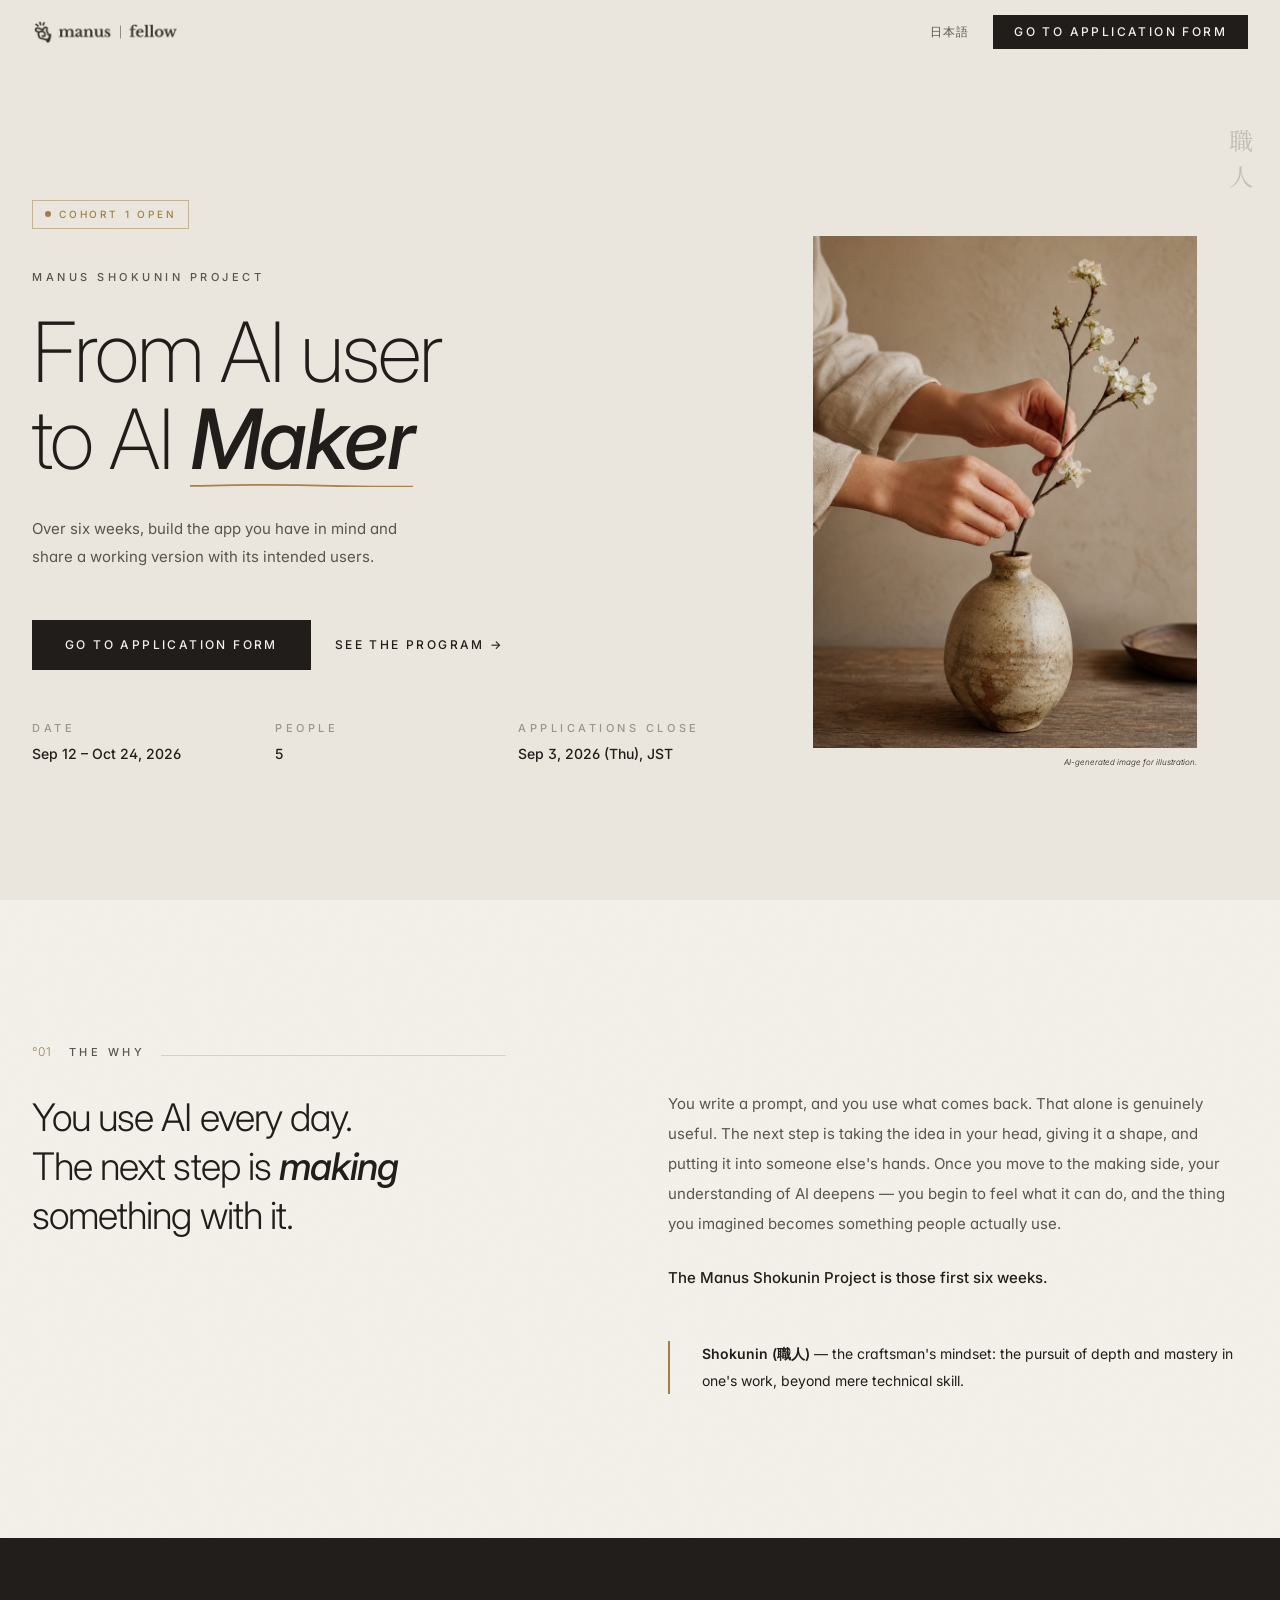
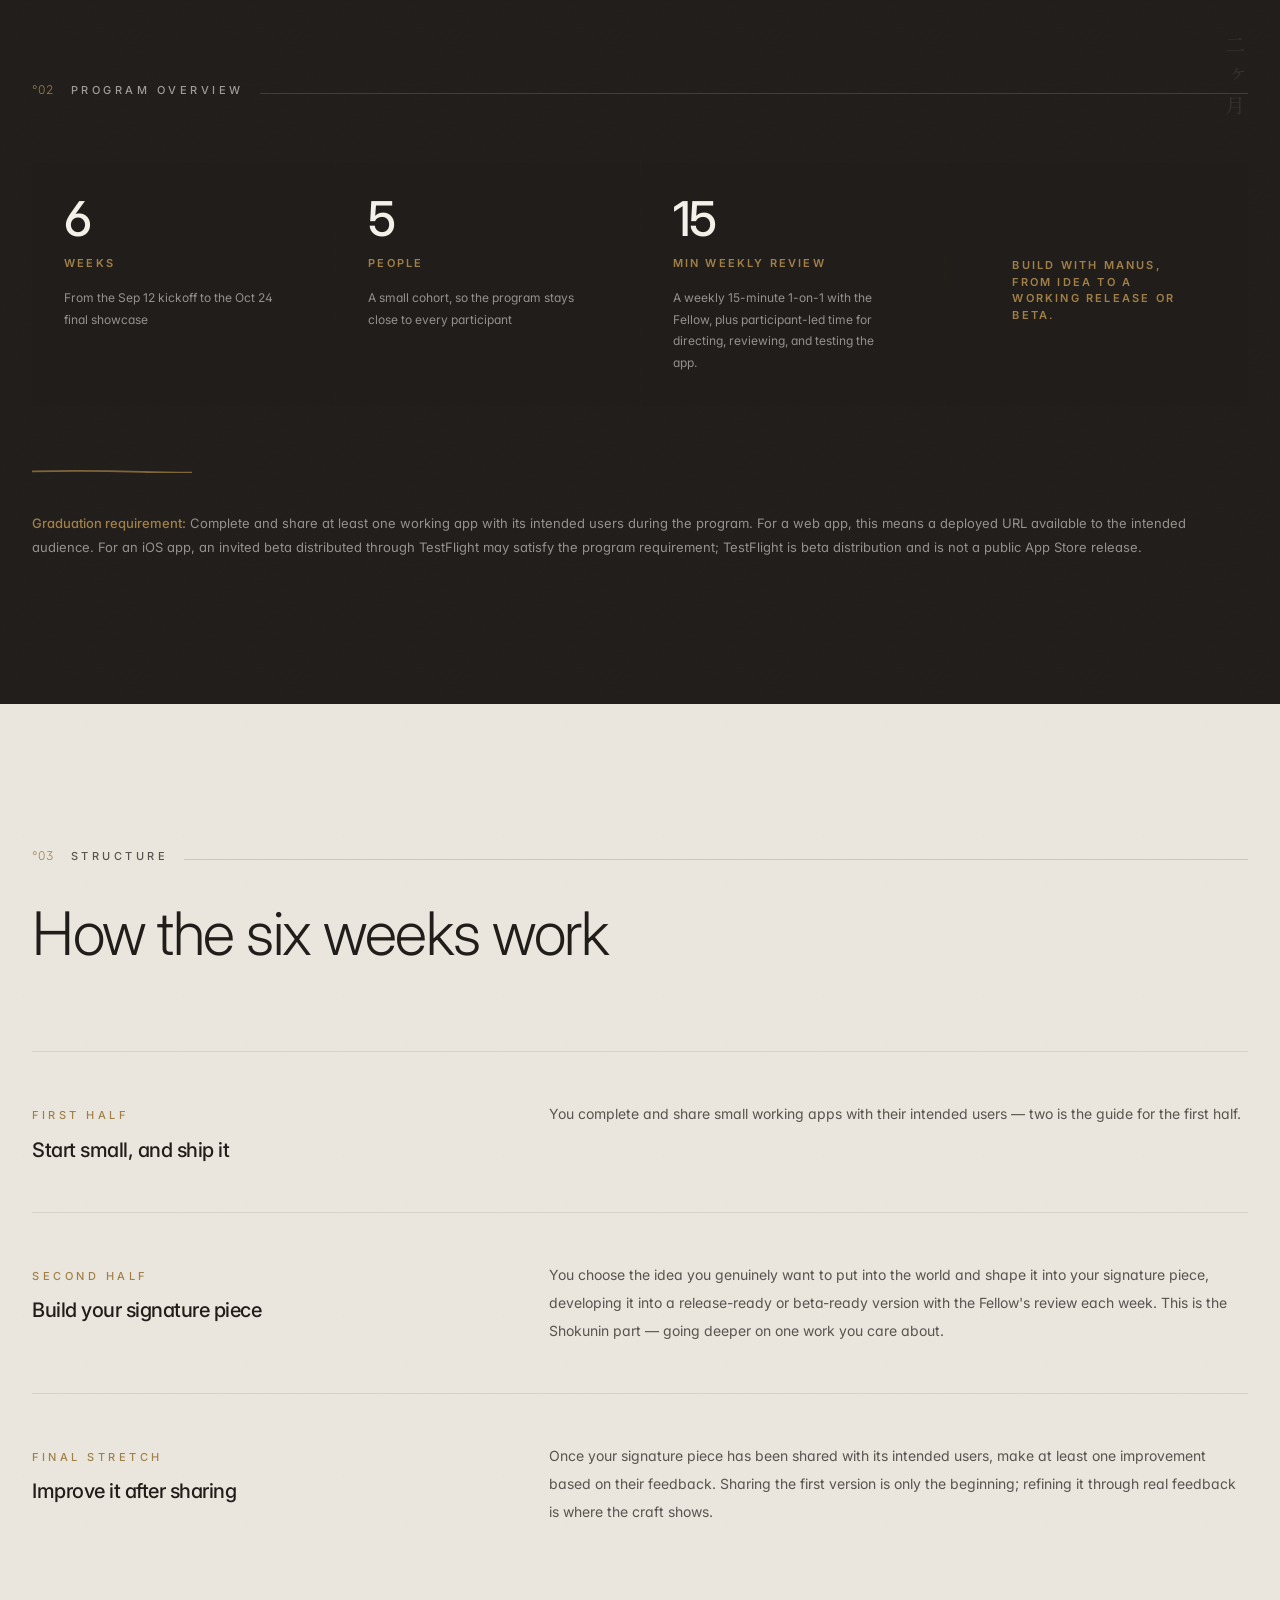
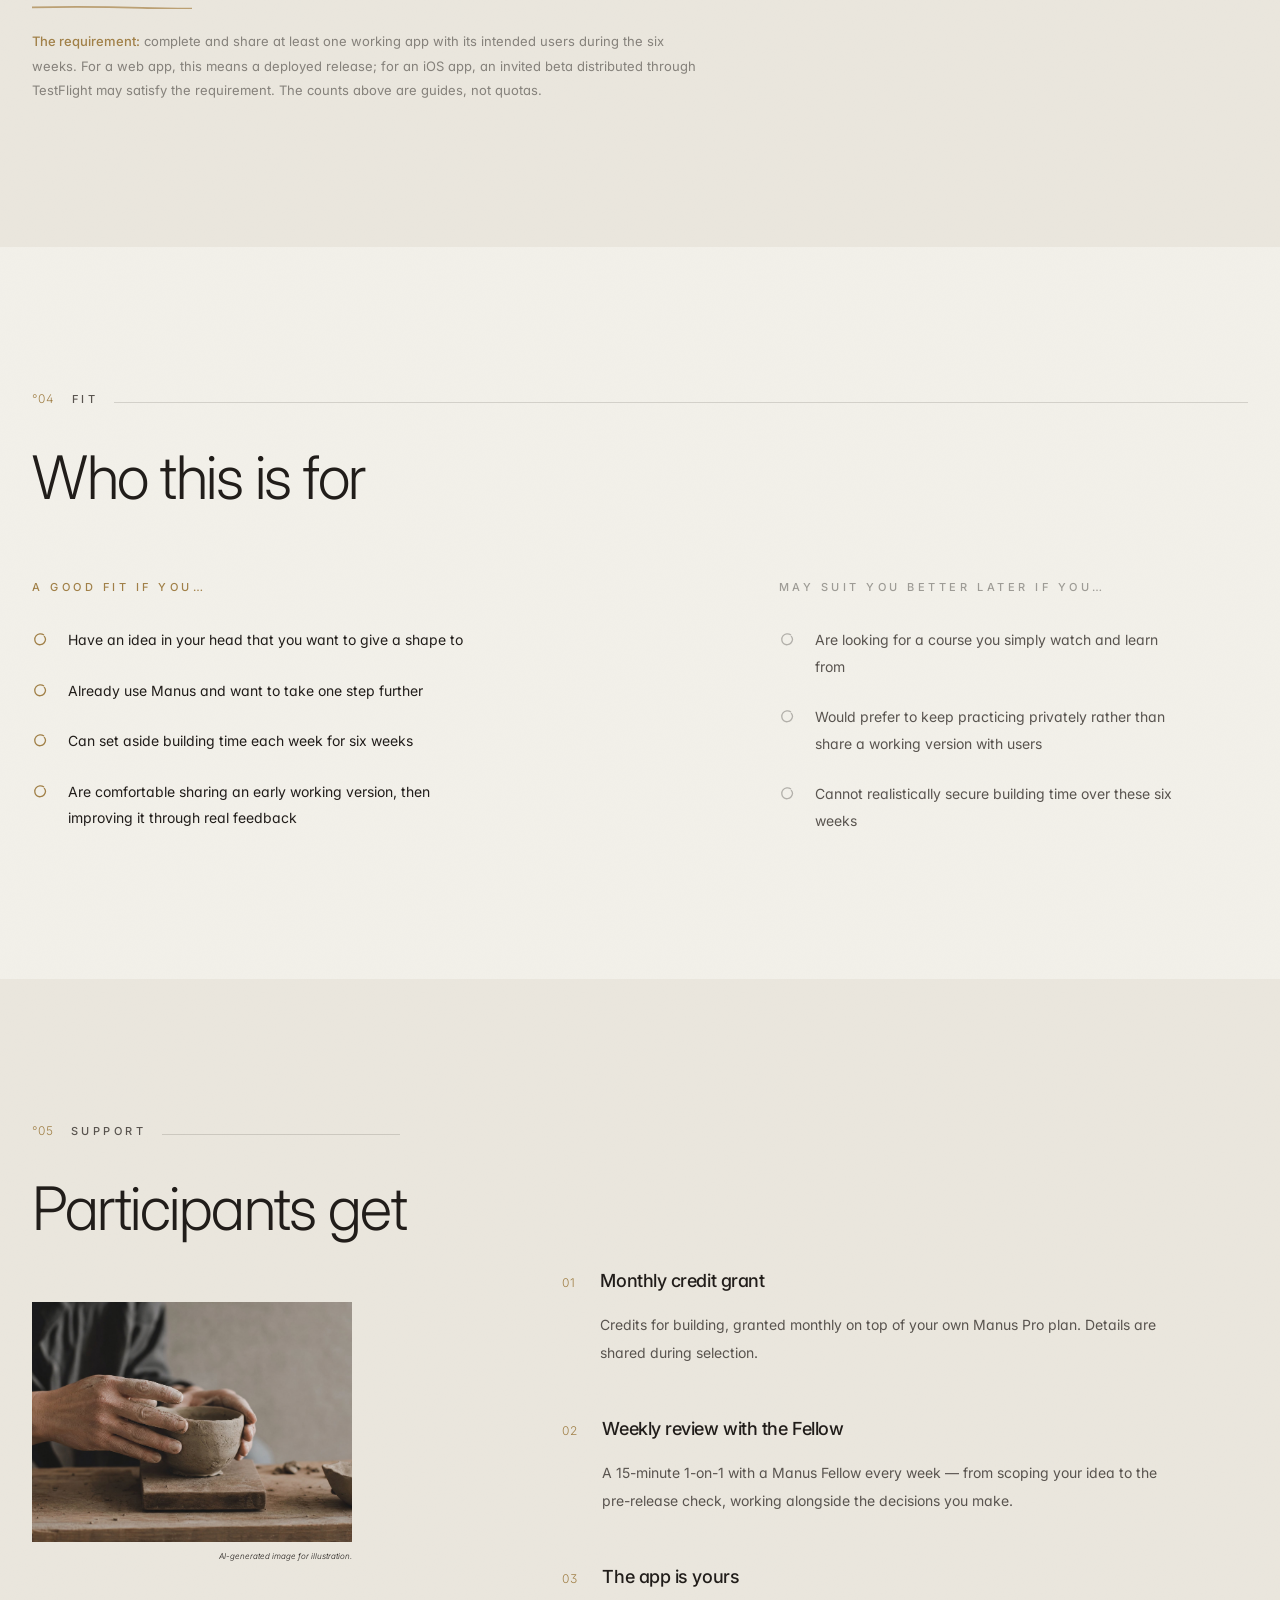
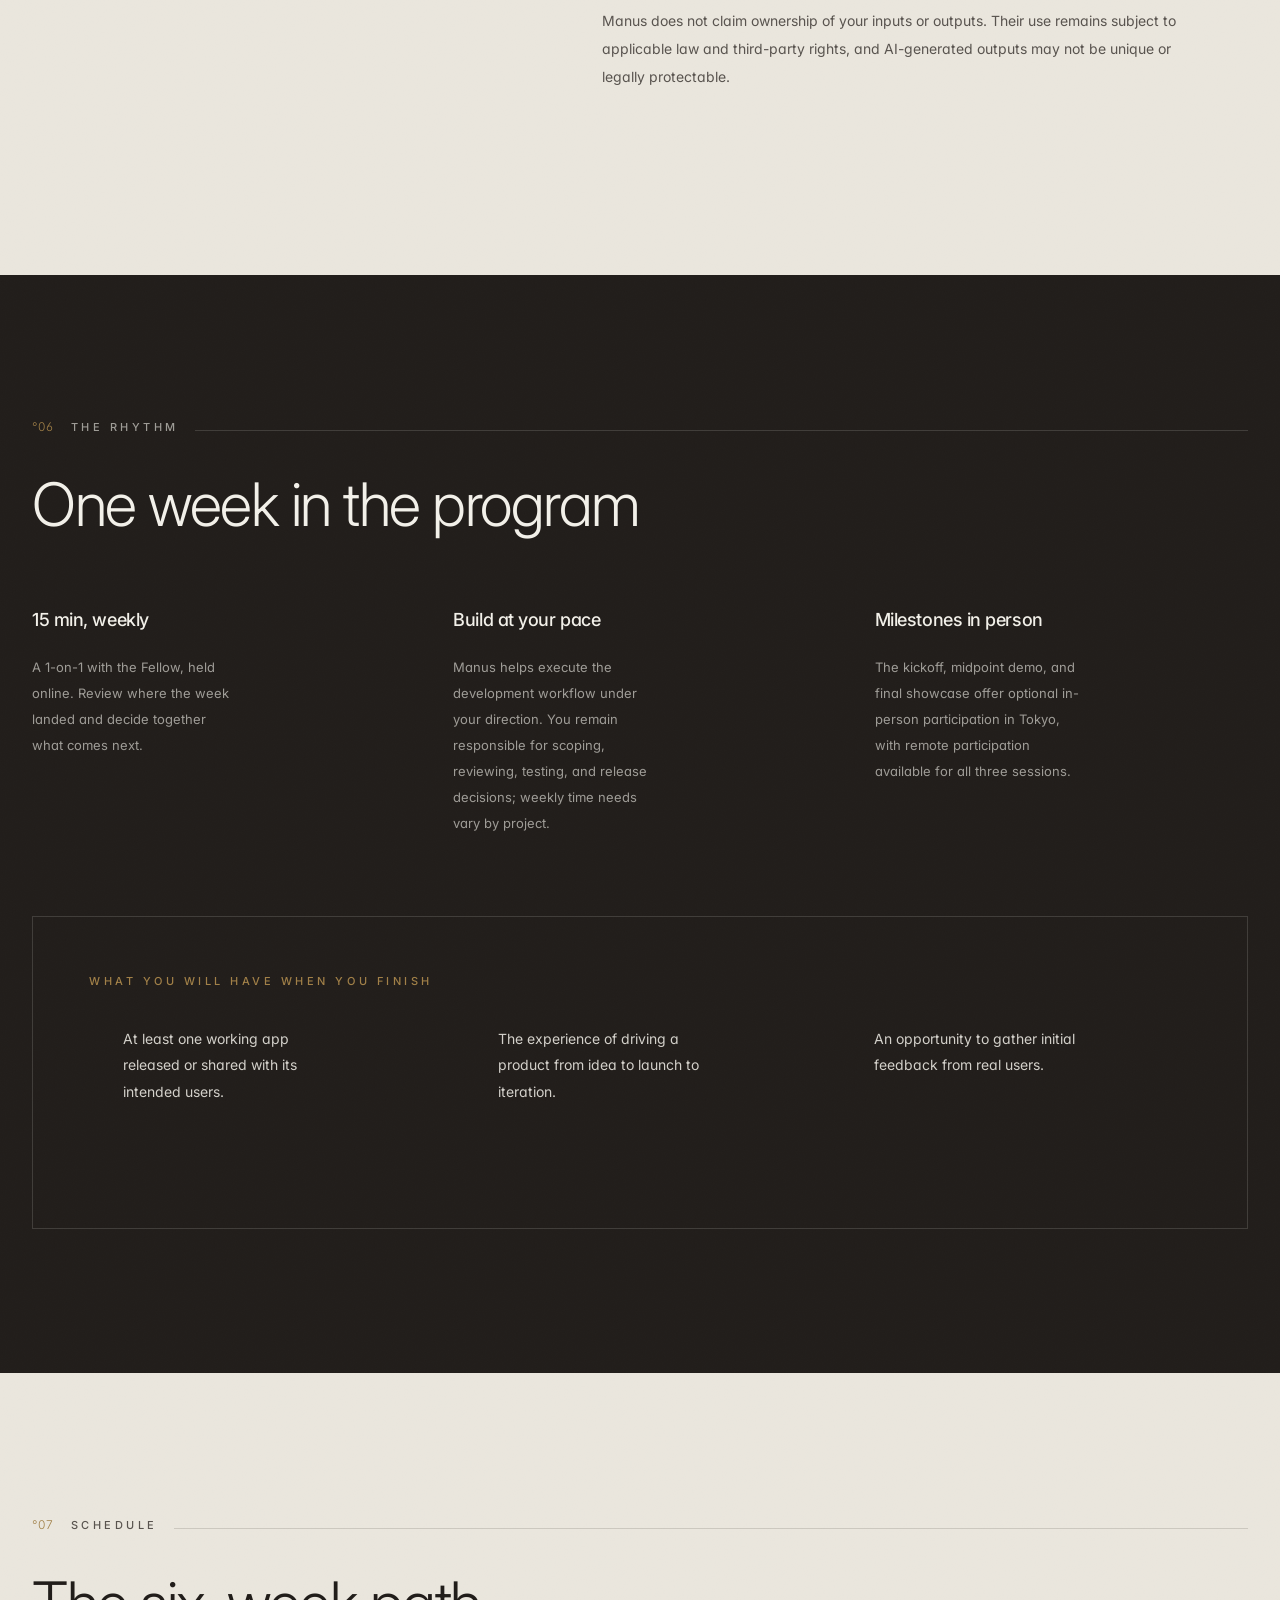
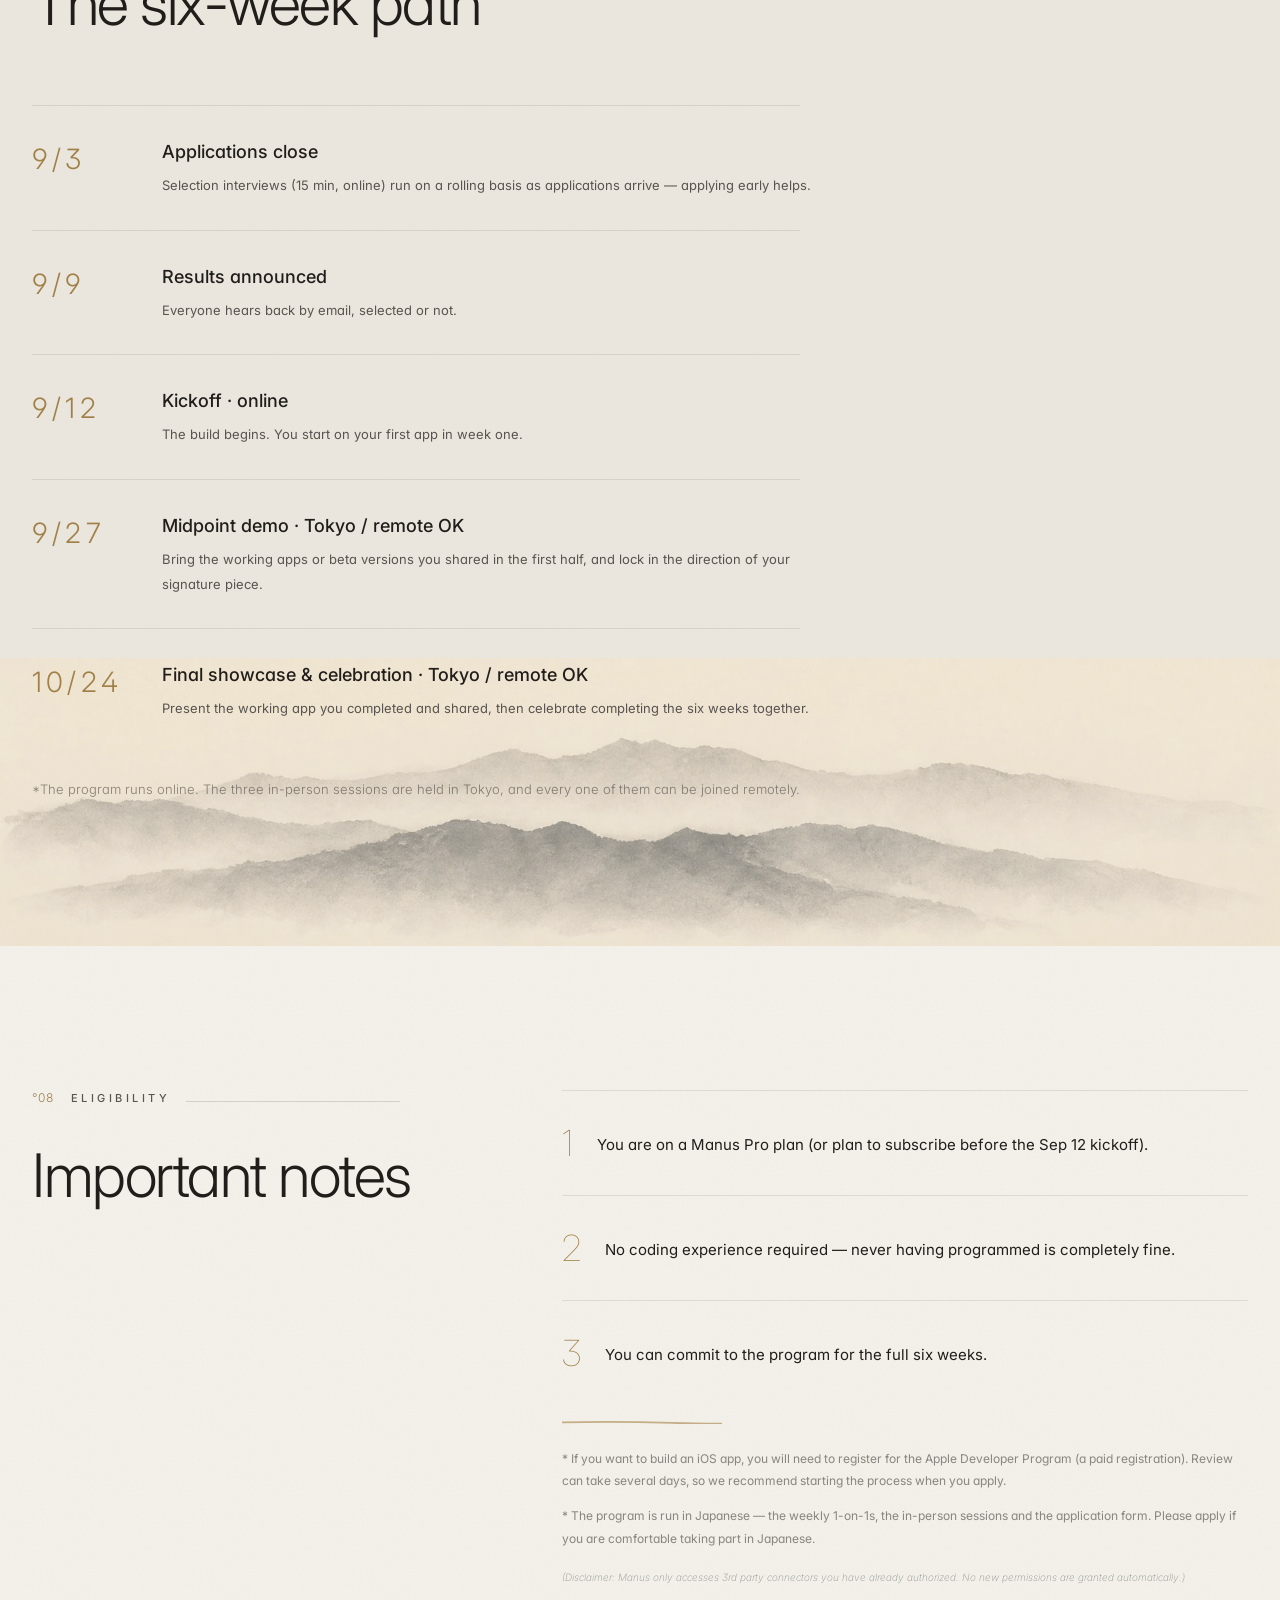
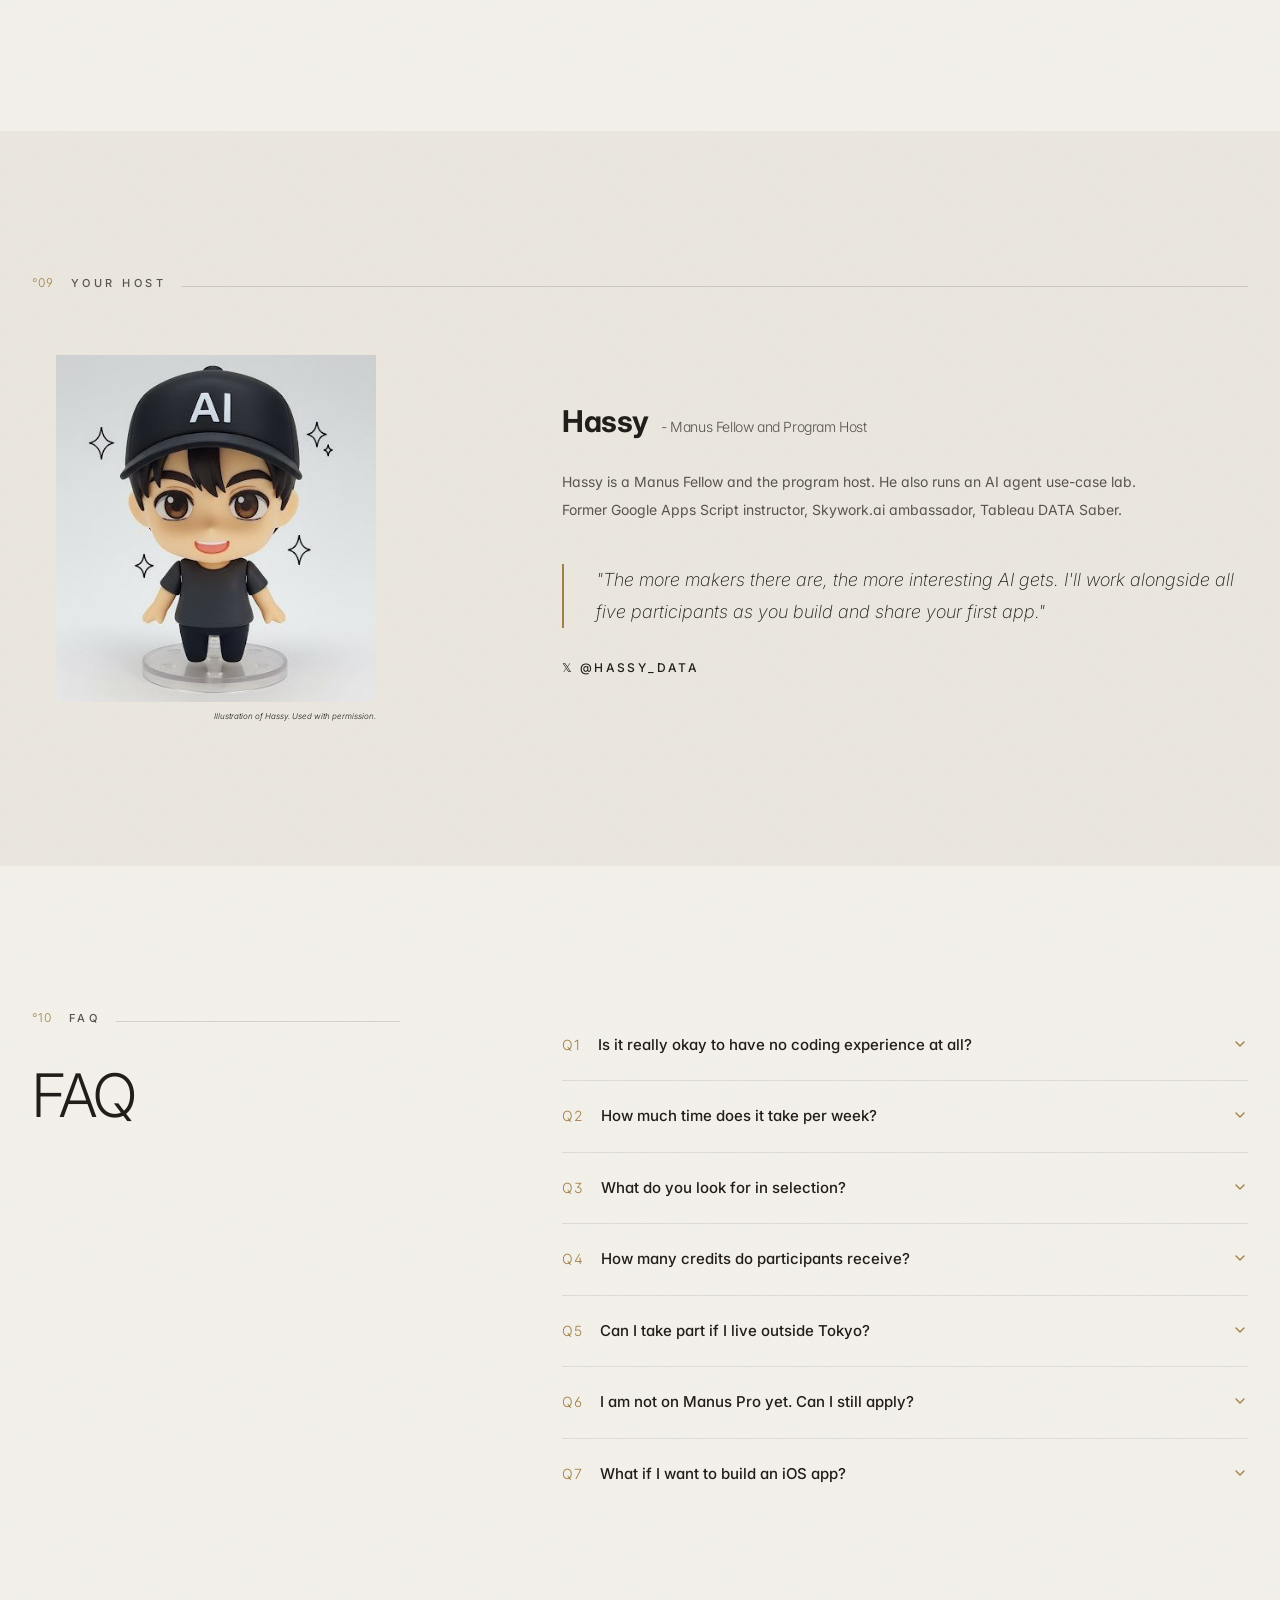
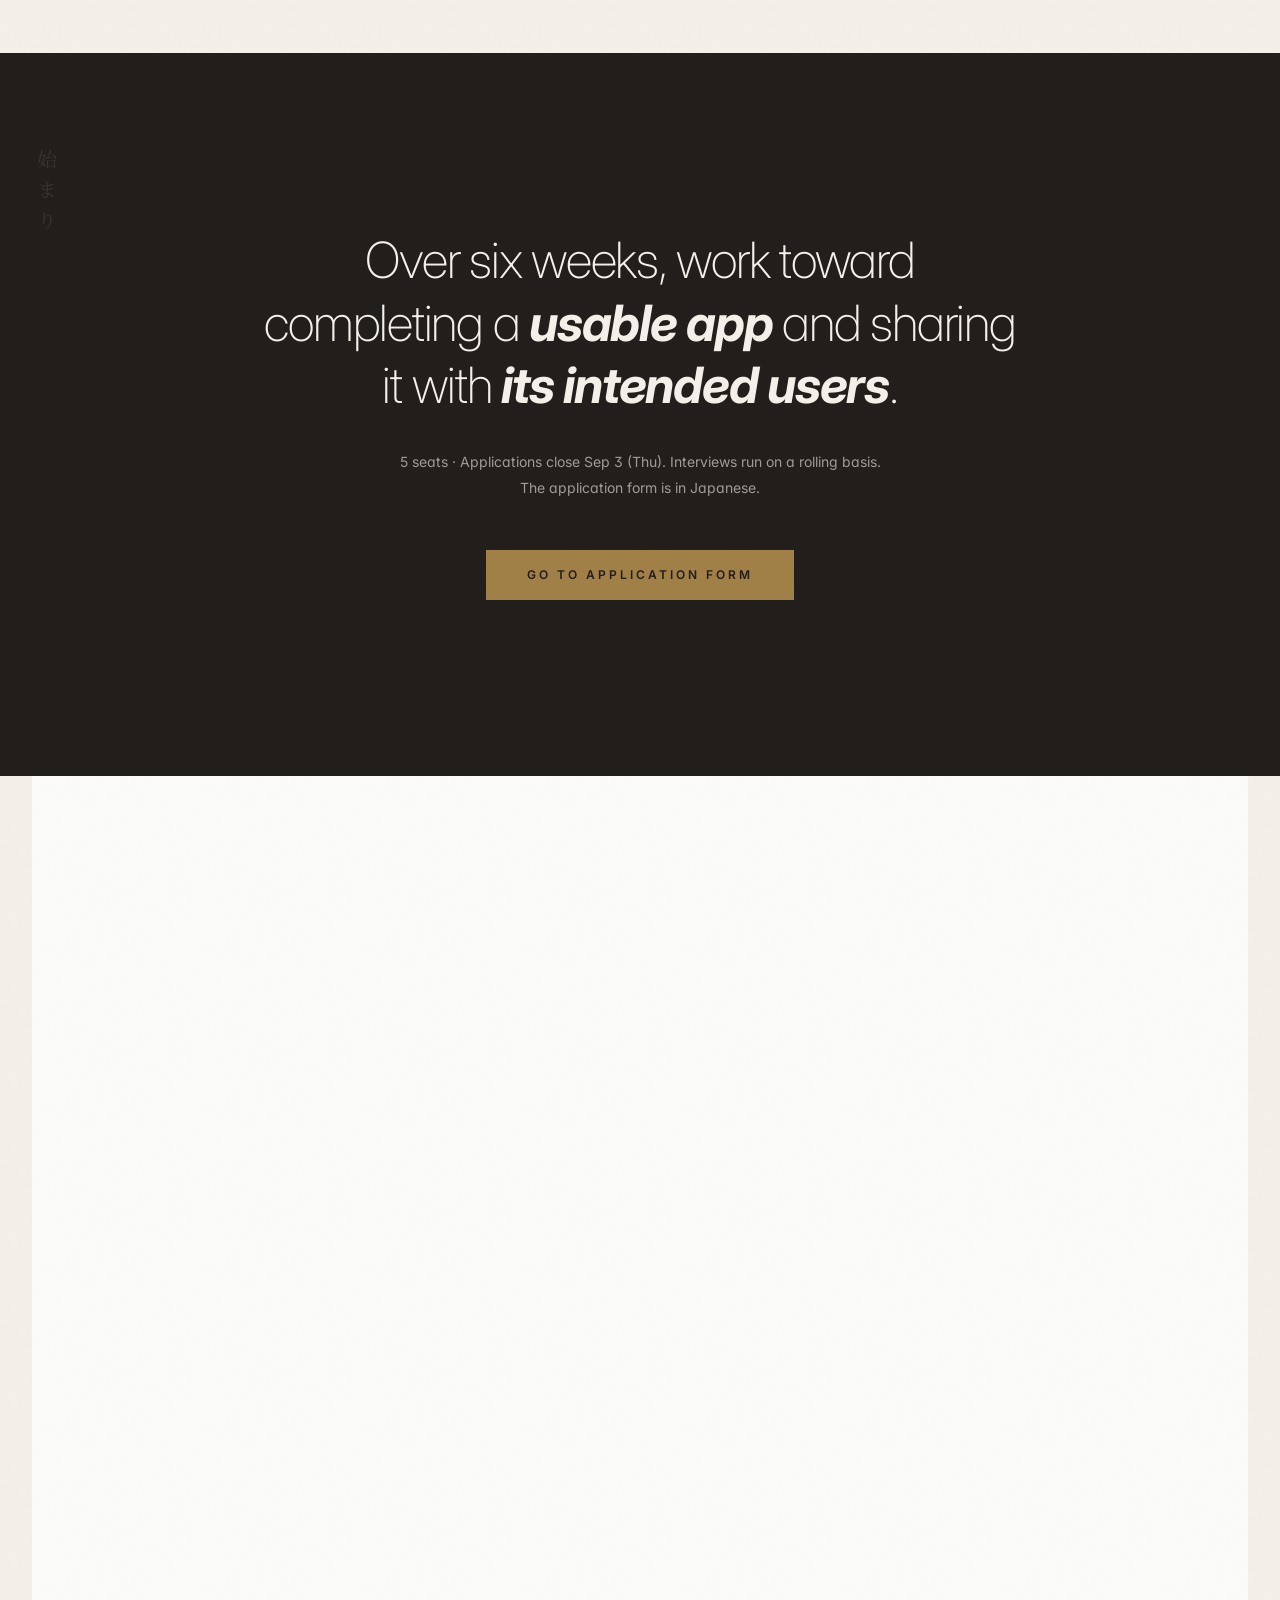
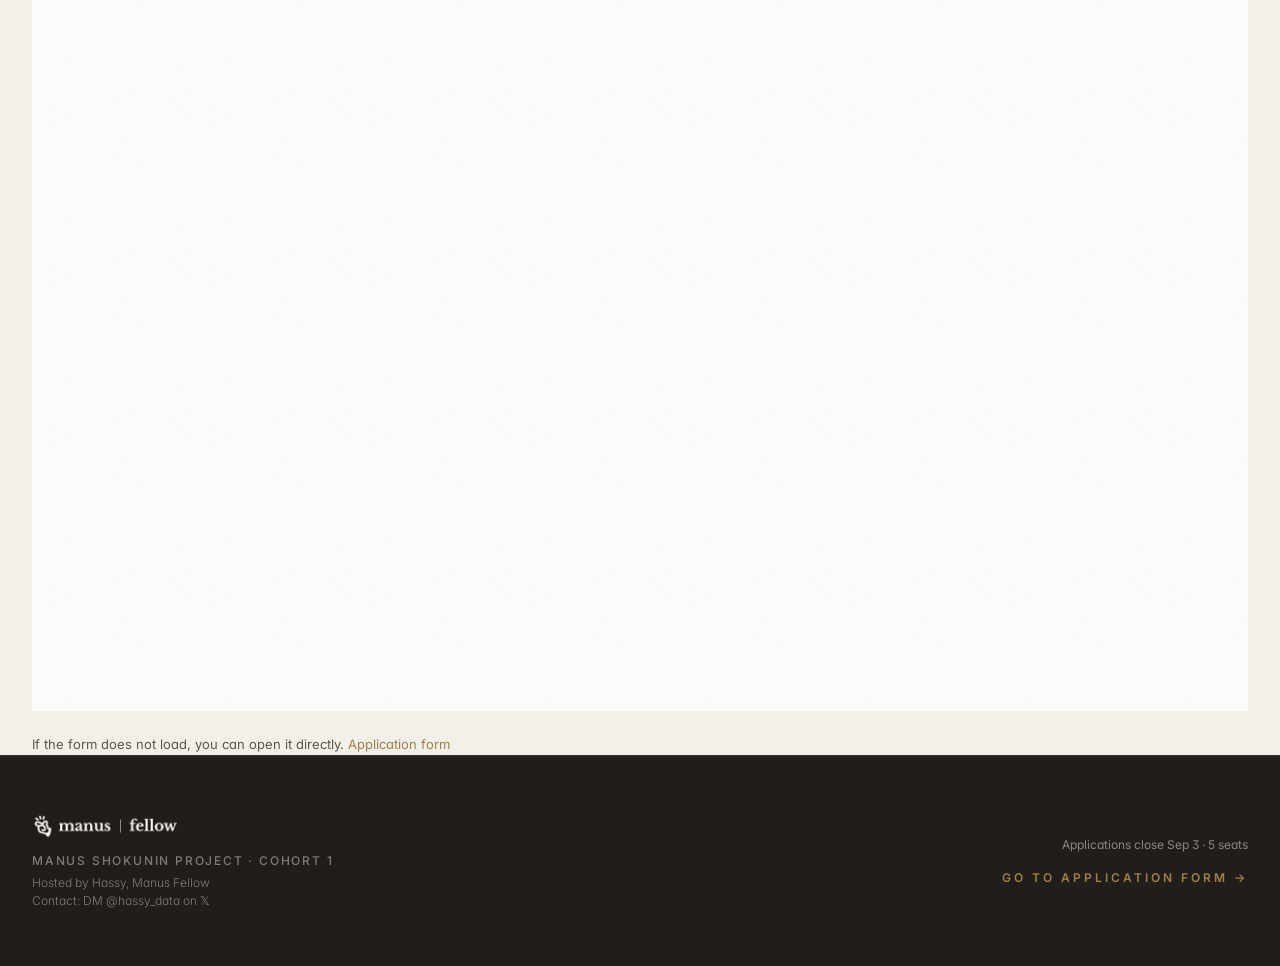
<file: en/index.html>
<!doctype html>
<html lang="en">

  <head>
    <meta charset="UTF-8" />
    <meta
      name="viewport"
      content="width=device-width, initial-scale=1.0, maximum-scale=1" />
    <title>Manus Shokunin Project — Cohort 1</title>
    <meta name="description" content="From AI user to AI maker. In six weeks, build the app you have in mind — and release it to the world. No coding experience required." />
    <link rel="icon" href="data:image/svg+xml,%3Csvg%20xmlns%3D%22http%3A%2F%2Fwww.w3.org%2F2000%2Fsvg%22%20viewBox%3D%220%200%2064%2064%22%3E%3Crect%20width%3D%2264%22%20height%3D%2264%22%20fill%3D%22%2523F5F1E8%22%2F%3E%3Ccircle%20cx%3D%2232%22%20cy%3D%2232%22%20r%3D%2221%22%20fill%3D%22none%22%20stroke%3D%22%25231C1A17%22%20stroke-width%3D%226%22%20stroke-linecap%3D%22round%22%20stroke-dasharray%3D%22118%2014%22%20transform%3D%22rotate(-35%2032%2032)%22%2F%3E%3C%2Fsvg%3E" />
    <meta property="og:type" content="website" />
    <meta property="og:title" content="Manus Shokunin Project — Cohort 1" />
    <meta property="og:description" content="From AI user to AI maker. In six weeks, build the app you have in mind — and release it to the world. No coding experience required." />
    <meta property="og:url" content="https://shokuninlp-n7a5efnm.manus.space/en/" />
    <meta property="og:image" content="https://shokuninlp-n7a5efnm.manus.space/og-image-v3.jpg" />
    <meta property="og:locale" content="en_US" />
    <meta name="twitter:card" content="summary_large_image" />
    <meta name="twitter:site" content="@hassy_data" />
    <link rel="canonical" href="https://shokuninlp-n7a5efnm.manus.space/en/" />
    <link rel="alternate" hreflang="ja" href="https://shokuninlp-n7a5efnm.manus.space/" />
    <link rel="alternate" hreflang="en" href="https://shokuninlp-n7a5efnm.manus.space/en/" />
    <link rel="preconnect" href="https://fonts.googleapis.com" />
    <link rel="preconnect" href="https://fonts.gstatic.com" crossorigin />
    <link href="https://fonts.googleapis.com/css2?family=Inter:ital,opsz,wght@0,14..32,100..900;1,14..32,100..900&family=Noto+Serif+JP:wght@300;400&display=swap" rel="stylesheet" />
    <link href="https://fonts.googleapis.com/css2?family=Shippori+Mincho+B1:wght@400;500;600&display=swap" rel="stylesheet" />
    <script type="module" crossorigin src="../assets/index.en.js"></script>
    <link rel="stylesheet" crossorigin href="../assets/index.css">
  </head>

  <body>
    <script id="manus-runtime">window.__MANUS_HOST_DEV__ = false;
(function(){"use strict";var Mr={exports:{}},Kn={};/**
 * @license React
 * react-jsx-runtime.production.js
 *
 * Copyright (c) Meta Platforms, Inc. and affiliates.
 *
 * This source code is licensed under the MIT license found in the
 * LICENSE file in the root directory of this source tree.
 */var $c;function um(){if($c)return Kn;$c=1;var r=Symbol.for("react.transitional.element"),i=Symbol.for("react.fragment");function c(s,d,m){var x=null;if(m!==void 0&&(x=""+m),d.key!==void 0&&(x=""+d.key),"key"in d){m={};for(var R in d)R!=="key"&&(m[R]=d[R])}else m=d;return d=m.ref,{$$typeof:r,type:s,key:x,ref:d!==void 0?d:null,props:m}}return Kn.Fragment=i,Kn.jsx=c,Kn.jsxs=c,Kn}var Fc;function dm(){return Fc||(Fc=1,Mr.exports=um()),Mr.exports}var h=dm(),Ar={exports:{}},Pn={},Rr={exports:{}},Nr={};/**
 * @license React
 * scheduler.production.js
 *
 * Copyright (c) Meta Platforms, Inc. and affiliates.
 *
 * This source code is licensed under the MIT license found in the
 * LICENSE file in the root directory of this source tree.
 */var Ic;function fm(){return Ic||(Ic=1,function(r){function i(A,q){var B=A.length;A.push(q);t:for(;0<B;){var bt=B-1>>>1,p=A[bt];if(0<d(p,q))A[bt]=q,A[B]=p,B=bt;else break t}}function c(A){return A.length===0?null:A[0]}function s(A){if(A.length===0)return null;var q=A[0],B=A.pop();if(B!==q){A[0]=B;t:for(var bt=0,p=A.length,O=p>>>1;bt<O;){var X=2*(bt+1)-1,G=A[X],Z=X+1,st=A[Z];if(0>d(G,B))Z<p&&0>d(st,G)?(A[bt]=st,A[Z]=B,bt=Z):(A[bt]=G,A[X]=B,bt=X);else if(Z<p&&0>d(st,B))A[bt]=st,A[Z]=B,bt=Z;else break t}}return q}function d(A,q){var B=A.sortIndex-q.sortIndex;return B!==0?B:A.id-q.id}if(r.unstable_now=void 0,typeof performance=="object"&&typeof performance.now=="function"){var m=performance;r.unstable_now=function(){return m.now()}}else{var x=Date,R=x.now();r.unstable_now=function(){return x.now()-R}}var C=[],v=[],D=1,j=null,J=3,at=!1,$=!1,nt=!1,ct=!1,ht=typeof setTimeout=="function"?setTimeout:null,St=typeof clearTimeout=="function"?clearTimeout:null,_=typeof setImmediate<"u"?setImmediate:null;function Y(A){for(var q=c(v);q!==null;){if(q.callback===null)s(v);else if(q.startTime<=A)s(v),q.sortIndex=q.expirationTime,i(C,q);else break;q=c(v)}}function H(A){if(nt=!1,Y(A),!$)if(c(C)!==null)$=!0,it||(it=!0,Bt());else{var q=c(v);q!==null&&Mt(H,q.startTime-A)}}var it=!1,rt=-1,V=5,xt=-1;function Be(){return ct?!0:!(r.unstable_now()-xt<V)}function te(){if(ct=!1,it){var A=r.unstable_now();xt=A;var q=!0;try{t:{$=!1,nt&&(nt=!1,St(rt),rt=-1),at=!0;var B=J;try{e:{for(Y(A),j=c(C);j!==null&&!(j.expirationTime>A&&Be());){var bt=j.callback;if(typeof bt=="function"){j.callback=null,J=j.priorityLevel;var p=bt(j.expirationTime<=A);if(A=r.unstable_now(),typeof p=="function"){j.callback=p,Y(A),q=!0;break e}j===c(C)&&s(C),Y(A)}else s(C);j=c(C)}if(j!==null)q=!0;else{var O=c(v);O!==null&&Mt(H,O.startTime-A),q=!1}}break t}finally{j=null,J=B,at=!1}q=void 0}}finally{q?Bt():it=!1}}}var Bt;if(typeof _=="function")Bt=function(){_(te)};else if(typeof MessageChannel<"u"){var me=new MessageChannel,Se=me.port2;me.port1.onmessage=te,Bt=function(){Se.postMessage(null)}}else Bt=function(){ht(te,0)};function Mt(A,q){rt=ht(function(){A(r.unstable_now())},q)}r.unstable_IdlePriority=5,r.unstable_ImmediatePriority=1,r.unstable_LowPriority=4,r.unstable_NormalPriority=3,r.unstable_Profiling=null,r.unstable_UserBlockingPriority=2,r.unstable_cancelCallback=function(A){A.callback=null},r.unstable_forceFrameRate=function(A){0>A||125<A?console.error("forceFrameRate takes a positive int between 0 and 125, forcing frame rates higher than 125 fps is not supported"):V=0<A?Math.floor(1e3/A):5},r.unstable_getCurrentPriorityLevel=function(){return J},r.unstable_next=function(A){switch(J){case 1:case 2:case 3:var q=3;break;default:q=J}var B=J;J=q;try{return A()}finally{J=B}},r.unstable_requestPaint=function(){ct=!0},r.unstable_runWithPriority=function(A,q){switch(A){case 1:case 2:case 3:case 4:case 5:break;default:A=3}var B=J;J=A;try{return q()}finally{J=B}},r.unstable_scheduleCallback=function(A,q,B){var bt=r.unstable_now();switch(typeof B=="object"&&B!==null?(B=B.delay,B=typeof B=="number"&&0<B?bt+B:bt):B=bt,A){case 1:var p=-1;break;case 2:p=250;break;case 5:p=1073741823;break;case 4:p=1e4;break;default:p=5e3}return p=B+p,A={id:D++,callback:q,priorityLevel:A,startTime:B,expirationTime:p,sortIndex:-1},B>bt?(A.sortIndex=B,i(v,A),c(C)===null&&A===c(v)&&(nt?(St(rt),rt=-1):nt=!0,Mt(H,B-bt))):(A.sortIndex=p,i(C,A),$||at||($=!0,it||(it=!0,Bt()))),A},r.unstable_shouldYield=Be,r.unstable_wrapCallback=function(A){var q=J;return function(){var B=J;J=q;try{return A.apply(this,arguments)}finally{J=B}}}}(Nr)),Nr}var tu;function hm(){return tu||(tu=1,Rr.exports=fm()),Rr.exports}var zr={exports:{}},ut={};/**
 * @license React
 * react.production.js
 *
 * Copyright (c) Meta Platforms, Inc. and affiliates.
 *
 * This source code is licensed under the MIT license found in the
 * LICENSE file in the root directory of this source tree.
 */var eu;function mm(){if(eu)return ut;eu=1;var r=Symbol.for("react.transitional.element"),i=Symbol.for("react.portal"),c=Symbol.for("react.fragment"),s=Symbol.for("react.strict_mode"),d=Symbol.for("react.profiler"),m=Symbol.for("react.consumer"),x=Symbol.for("react.context"),R=Symbol.for("react.forward_ref"),C=Symbol.for("react.suspense"),v=Symbol.for("react.memo"),D=Symbol.for("react.lazy"),j=Symbol.iterator;function J(p){return p===null||typeof p!="object"?null:(p=j&&p[j]||p["@@iterator"],typeof p=="function"?p:null)}var at={isMounted:function(){return!1},enqueueForceUpdate:function(){},enqueueReplaceState:function(){},enqueueSetState:function(){}},$=Object.assign,nt={};function ct(p,O,X){this.props=p,this.context=O,this.refs=nt,this.updater=X||at}ct.prototype.isReactComponent={},ct.prototype.setState=function(p,O){if(typeof p!="object"&&typeof p!="function"&&p!=null)throw Error("takes an object of state variables to update or a function which returns an object of state variables.");this.updater.enqueueSetState(this,p,O,"setState")},ct.prototype.forceUpdate=function(p){this.updater.enqueueForceUpdate(this,p,"forceUpdate")};function ht(){}ht.prototype=ct.prototype;function St(p,O,X){this.props=p,this.context=O,this.refs=nt,this.updater=X||at}var _=St.prototype=new ht;_.constructor=St,$(_,ct.prototype),_.isPureReactComponent=!0;var Y=Array.isArray,H={H:null,A:null,T:null,S:null,V:null},it=Object.prototype.hasOwnProperty;function rt(p,O,X,G,Z,st){return X=st.ref,{$$typeof:r,type:p,key:O,ref:X!==void 0?X:null,props:st}}function V(p,O){return rt(p.type,O,void 0,void 0,void 0,p.props)}function xt(p){return typeof p=="object"&&p!==null&&p.$$typeof===r}function Be(p){var O={"=":"=0",":":"=2"};return"$"+p.replace(/[=:]/g,function(X){return O[X]})}var te=/\/+/g;function Bt(p,O){return typeof p=="object"&&p!==null&&p.key!=null?Be(""+p.key):O.toString(36)}function me(){}function Se(p){switch(p.status){case"fulfilled":return p.value;case"rejected":throw p.reason;default:switch(typeof p.status=="string"?p.then(me,me):(p.status="pending",p.then(function(O){p.status==="pending"&&(p.status="fulfilled",p.value=O)},function(O){p.status==="pending"&&(p.status="rejected",p.reason=O)})),p.status){case"fulfilled":return p.value;case"rejected":throw p.reason}}throw p}function Mt(p,O,X,G,Z){var st=typeof p;(st==="undefined"||st==="boolean")&&(p=null);var I=!1;if(p===null)I=!0;else switch(st){case"bigint":case"string":case"number":I=!0;break;case"object":switch(p.$$typeof){case r:case i:I=!0;break;case D:return I=p._init,Mt(I(p._payload),O,X,G,Z)}}if(I)return Z=Z(p),I=G===""?"."+Bt(p,0):G,Y(Z)?(X="",I!=null&&(X=I.replace(te,"$&/")+"/"),Mt(Z,O,X,"",function(Jt){return Jt})):Z!=null&&(xt(Z)&&(Z=V(Z,X+(Z.key==null||p&&p.key===Z.key?"":(""+Z.key).replace(te,"$&/")+"/")+I)),O.push(Z)),1;I=0;var gt=G===""?".":G+":";if(Y(p))for(var Tt=0;Tt<p.length;Tt++)G=p[Tt],st=gt+Bt(G,Tt),I+=Mt(G,O,X,st,Z);else if(Tt=J(p),typeof Tt=="function")for(p=Tt.call(p),Tt=0;!(G=p.next()).done;)G=G.value,st=gt+Bt(G,Tt++),I+=Mt(G,O,X,st,Z);else if(st==="object"){if(typeof p.then=="function")return Mt(Se(p),O,X,G,Z);throw O=String(p),Error("Objects are not valid as a React child (found: "+(O==="[object Object]"?"object with keys {"+Object.keys(p).join(", ")+"}":O)+"). If you meant to render a collection of children, use an array instead.")}return I}function A(p,O,X){if(p==null)return p;var G=[],Z=0;return Mt(p,G,"","",function(st){return O.call(X,st,Z++)}),G}function q(p){if(p._status===-1){var O=p._result;O=O(),O.then(function(X){(p._status===0||p._status===-1)&&(p._status=1,p._result=X)},function(X){(p._status===0||p._status===-1)&&(p._status=2,p._result=X)}),p._status===-1&&(p._status=0,p._result=O)}if(p._status===1)return p._result.default;throw p._result}var B=typeof reportError=="function"?reportError:function(p){if(typeof window=="object"&&typeof window.ErrorEvent=="function"){var O=new window.ErrorEvent("error",{bubbles:!0,cancelable:!0,message:typeof p=="object"&&p!==null&&typeof p.message=="string"?String(p.message):String(p),error:p});if(!window.dispatchEvent(O))return}else if(typeof process=="object"&&typeof process.emit=="function"){process.emit("uncaughtException",p);return}console.error(p)};function bt(){}return ut.Children={map:A,forEach:function(p,O,X){A(p,function(){O.apply(this,arguments)},X)},count:function(p){var O=0;return A(p,function(){O++}),O},toArray:function(p){return A(p,function(O){return O})||[]},only:function(p){if(!xt(p))throw Error("React.Children.only expected to receive a single React element child.");return p}},ut.Component=ct,ut.Fragment=c,ut.Profiler=d,ut.PureComponent=St,ut.StrictMode=s,ut.Suspense=C,ut.__CLIENT_INTERNALS_DO_NOT_USE_OR_WARN_USERS_THEY_CANNOT_UPGRADE=H,ut.__COMPILER_RUNTIME={__proto__:null,c:function(p){return H.H.useMemoCache(p)}},ut.cache=function(p){return function(){return p.apply(null,arguments)}},ut.cloneElement=function(p,O,X){if(p==null)throw Error("The argument must be a React element, but you passed "+p+".");var G=$({},p.props),Z=p.key,st=void 0;if(O!=null)for(I in O.ref!==void 0&&(st=void 0),O.key!==void 0&&(Z=""+O.key),O)!it.call(O,I)||I==="key"||I==="__self"||I==="__source"||I==="ref"&&O.ref===void 0||(G[I]=O[I]);var I=arguments.length-2;if(I===1)G.children=X;else if(1<I){for(var gt=Array(I),Tt=0;Tt<I;Tt++)gt[Tt]=arguments[Tt+2];G.children=gt}return rt(p.type,Z,void 0,void 0,st,G)},ut.createContext=function(p){return p={$$typeof:x,_currentValue:p,_currentValue2:p,_threadCount:0,Provider:null,Consumer:null},p.Provider=p,p.Consumer={$$typeof:m,_context:p},p},ut.createElement=function(p,O,X){var G,Z={},st=null;if(O!=null)for(G in O.key!==void 0&&(st=""+O.key),O)it.call(O,G)&&G!=="key"&&G!=="__self"&&G!=="__source"&&(Z[G]=O[G]);var I=arguments.length-2;if(I===1)Z.children=X;else if(1<I){for(var gt=Array(I),Tt=0;Tt<I;Tt++)gt[Tt]=arguments[Tt+2];Z.children=gt}if(p&&p.defaultProps)for(G in I=p.defaultProps,I)Z[G]===void 0&&(Z[G]=I[G]);return rt(p,st,void 0,void 0,null,Z)},ut.createRef=function(){return{current:null}},ut.forwardRef=function(p){return{$$typeof:R,render:p}},ut.isValidElement=xt,ut.lazy=function(p){return{$$typeof:D,_payload:{_status:-1,_result:p},_init:q}},ut.memo=function(p,O){return{$$typeof:v,type:p,compare:O===void 0?null:O}},ut.startTransition=function(p){var O=H.T,X={};H.T=X;try{var G=p(),Z=H.S;Z!==null&&Z(X,G),typeof G=="object"&&G!==null&&typeof G.then=="function"&&G.then(bt,B)}catch(st){B(st)}finally{H.T=O}},ut.unstable_useCacheRefresh=function(){return H.H.useCacheRefresh()},ut.use=function(p){return H.H.use(p)},ut.useActionState=function(p,O,X){return H.H.useActionState(p,O,X)},ut.useCallback=function(p,O){return H.H.useCallback(p,O)},ut.useContext=function(p){return H.H.useContext(p)},ut.useDebugValue=function(){},ut.useDeferredValue=function(p,O){return H.H.useDeferredValue(p,O)},ut.useEffect=function(p,O,X){var G=H.H;if(typeof X=="function")throw Error("useEffect CRUD overload is not enabled in this build of React.");return G.useEffect(p,O)},ut.useId=function(){return H.H.useId()},ut.useImperativeHandle=function(p,O,X){return H.H.useImperativeHandle(p,O,X)},ut.useInsertionEffect=function(p,O){return H.H.useInsertionEffect(p,O)},ut.useLayoutEffect=function(p,O){return H.H.useLayoutEffect(p,O)},ut.useMemo=function(p,O){return H.H.useMemo(p,O)},ut.useOptimistic=function(p,O){return H.H.useOptimistic(p,O)},ut.useReducer=function(p,O,X){return H.H.useReducer(p,O,X)},ut.useRef=function(p){return H.H.useRef(p)},ut.useState=function(p){return H.H.useState(p)},ut.useSyncExternalStore=function(p,O,X){return H.H.useSyncExternalStore(p,O,X)},ut.useTransition=function(){return H.H.useTransition()},ut.version="19.1.1",ut}var lu;function _r(){return lu||(lu=1,zr.exports=mm()),zr.exports}var kr={exports:{}},he={};/**
 * @license React
 * react-dom.production.js
 *
 * Copyright (c) Meta Platforms, Inc. and affiliates.
 *
 * This source code is licensed under the MIT license found in the
 * LICENSE file in the root directory of this source tree.
 */var au;function gm(){if(au)return he;au=1;var r=_r();function i(C){var v="https://react.dev/errors/"+C;if(1<arguments.length){v+="?args[]="+encodeURIComponent(arguments[1]);for(var D=2;D<arguments.length;D++)v+="&args[]="+encodeURIComponent(arguments[D])}return"Minified React error #"+C+"; visit "+v+" for the full message or use the non-minified dev environment for full errors and additional helpful warnings."}function c(){}var s={d:{f:c,r:function(){throw Error(i(522))},D:c,C:c,L:c,m:c,X:c,S:c,M:c},p:0,findDOMNode:null},d=Symbol.for("react.portal");function m(C,v,D){var j=3<arguments.length&&arguments[3]!==void 0?arguments[3]:null;return{$$typeof:d,key:j==null?null:""+j,children:C,containerInfo:v,implementation:D}}var x=r.__CLIENT_INTERNALS_DO_NOT_USE_OR_WARN_USERS_THEY_CANNOT_UPGRADE;function R(C,v){if(C==="font")return"";if(typeof v=="string")return v==="use-credentials"?v:""}return he.__DOM_INTERNALS_DO_NOT_USE_OR_WARN_USERS_THEY_CANNOT_UPGRADE=s,he.createPortal=function(C,v){var D=2<arguments.length&&arguments[2]!==void 0?arguments[2]:null;if(!v||v.nodeType!==1&&v.nodeType!==9&&v.nodeType!==11)throw Error(i(299));return m(C,v,null,D)},he.flushSync=function(C){var v=x.T,D=s.p;try{if(x.T=null,s.p=2,C)return C()}finally{x.T=v,s.p=D,s.d.f()}},he.preconnect=function(C,v){typeof C=="string"&&(v?(v=v.crossOrigin,v=typeof v=="string"?v==="use-credentials"?v:"":void 0):v=null,s.d.C(C,v))},he.prefetchDNS=function(C){typeof C=="string"&&s.d.D(C)},he.preinit=function(C,v){if(typeof C=="string"&&v&&typeof v.as=="string"){var D=v.as,j=R(D,v.crossOrigin),J=typeof v.integrity=="string"?v.integrity:void 0,at=typeof v.fetchPriority=="string"?v.fetchPriority:void 0;D==="style"?s.d.S(C,typeof v.precedence=="string"?v.precedence:void 0,{crossOrigin:j,integrity:J,fetchPriority:at}):D==="script"&&s.d.X(C,{crossOrigin:j,integrity:J,fetchPriority:at,nonce:typeof v.nonce=="string"?v.nonce:void 0})}},he.preinitModule=function(C,v){if(typeof C=="string")if(typeof v=="object"&&v!==null){if(v.as==null||v.as==="script"){var D=R(v.as,v.crossOrigin);s.d.M(C,{crossOrigin:D,integrity:typeof v.integrity=="string"?v.integrity:void 0,nonce:typeof v.nonce=="string"?v.nonce:void 0})}}else v==null&&s.d.M(C)},he.preload=function(C,v){if(typeof C=="string"&&typeof v=="object"&&v!==null&&typeof v.as=="string"){var D=v.as,j=R(D,v.crossOrigin);s.d.L(C,D,{crossOrigin:j,integrity:typeof v.integrity=="string"?v.integrity:void 0,nonce:typeof v.nonce=="string"?v.nonce:void 0,type:typeof v.type=="string"?v.type:void 0,fetchPriority:typeof v.fetchPriority=="string"?v.fetchPriority:void 0,referrerPolicy:typeof v.referrerPolicy=="string"?v.referrerPolicy:void 0,imageSrcSet:typeof v.imageSrcSet=="string"?v.imageSrcSet:void 0,imageSizes:typeof v.imageSizes=="string"?v.imageSizes:void 0,media:typeof v.media=="string"?v.media:void 0})}},he.preloadModule=function(C,v){if(typeof C=="string")if(v){var D=R(v.as,v.crossOrigin);s.d.m(C,{as:typeof v.as=="string"&&v.as!=="script"?v.as:void 0,crossOrigin:D,integrity:typeof v.integrity=="string"?v.integrity:void 0})}else s.d.m(C)},he.requestFormReset=function(C){s.d.r(C)},he.unstable_batchedUpdates=function(C,v){return C(v)},he.useFormState=function(C,v,D){return x.H.useFormState(C,v,D)},he.useFormStatus=function(){return x.H.useHostTransitionStatus()},he.version="19.1.1",he}var nu;function pm(){if(nu)return kr.exports;nu=1;function r(){if(!(typeof __REACT_DEVTOOLS_GLOBAL_HOOK__>"u"||typeof __REACT_DEVTOOLS_GLOBAL_HOOK__.checkDCE!="function"))try{__REACT_DEVTOOLS_GLOBAL_HOOK__.checkDCE(r)}catch(i){console.error(i)}}return r(),kr.exports=gm(),kr.exports}/**
 * @license React
 * react-dom-client.production.js
 *
 * Copyright (c) Meta Platforms, Inc. and affiliates.
 *
 * This source code is licensed under the MIT license found in the
 * LICENSE file in the root directory of this source tree.
 */var ou;function ym(){if(ou)return Pn;ou=1;var r=hm(),i=_r(),c=pm();function s(t){var e="https://react.dev/errors/"+t;if(1<arguments.length){e+="?args[]="+encodeURIComponent(arguments[1]);for(var l=2;l<arguments.length;l++)e+="&args[]="+encodeURIComponent(arguments[l])}return"Minified React error #"+t+"; visit "+e+" for the full message or use the non-minified dev environment for full errors and additional helpful warnings."}function d(t){return!(!t||t.nodeType!==1&&t.nodeType!==9&&t.nodeType!==11)}function m(t){var e=t,l=t;if(t.alternate)for(;e.return;)e=e.return;else{t=e;do e=t,(e.flags&4098)!==0&&(l=e.return),t=e.return;while(t)}return e.tag===3?l:null}function x(t){if(t.tag===13){var e=t.memoizedState;if(e===null&&(t=t.alternate,t!==null&&(e=t.memoizedState)),e!==null)return e.dehydrated}return null}function R(t){if(m(t)!==t)throw Error(s(188))}function C(t){var e=t.alternate;if(!e){if(e=m(t),e===null)throw Error(s(188));return e!==t?null:t}for(var l=t,a=e;;){var n=l.return;if(n===null)break;var o=n.alternate;if(o===null){if(a=n.return,a!==null){l=a;continue}break}if(n.child===o.child){for(o=n.child;o;){if(o===l)return R(n),t;if(o===a)return R(n),e;o=o.sibling}throw Error(s(188))}if(l.return!==a.return)l=n,a=o;else{for(var u=!1,f=n.child;f;){if(f===l){u=!0,l=n,a=o;break}if(f===a){u=!0,a=n,l=o;break}f=f.sibling}if(!u){for(f=o.child;f;){if(f===l){u=!0,l=o,a=n;break}if(f===a){u=!0,a=o,l=n;break}f=f.sibling}if(!u)throw Error(s(189))}}if(l.alternate!==a)throw Error(s(190))}if(l.tag!==3)throw Error(s(188));return l.stateNode.current===l?t:e}function v(t){var e=t.tag;if(e===5||e===26||e===27||e===6)return t;for(t=t.child;t!==null;){if(e=v(t),e!==null)return e;t=t.sibling}return null}var D=Object.assign,j=Symbol.for("react.element"),J=Symbol.for("react.transitional.element"),at=Symbol.for("react.portal"),$=Symbol.for("react.fragment"),nt=Symbol.for("react.strict_mode"),ct=Symbol.for("react.profiler"),ht=Symbol.for("react.provider"),St=Symbol.for("react.consumer"),_=Symbol.for("react.context"),Y=Symbol.for("react.forward_ref"),H=Symbol.for("react.suspense"),it=Symbol.for("react.suspense_list"),rt=Symbol.for("react.memo"),V=Symbol.for("react.lazy"),xt=Symbol.for("react.activity"),Be=Symbol.for("react.memo_cache_sentinel"),te=Symbol.iterator;function Bt(t){return t===null||typeof t!="object"?null:(t=te&&t[te]||t["@@iterator"],typeof t=="function"?t:null)}var me=Symbol.for("react.client.reference");function Se(t){if(t==null)return null;if(typeof t=="function")return t.$$typeof===me?null:t.displayName||t.name||null;if(typeof t=="string")return t;switch(t){case $:return"Fragment";case ct:return"Profiler";case nt:return"StrictMode";case H:return"Suspense";case it:return"SuspenseList";case xt:return"Activity"}if(typeof t=="object")switch(t.$$typeof){case at:return"Portal";case _:return(t.displayName||"Context")+".Provider";case St:return(t._context.displayName||"Context")+".Consumer";case Y:var e=t.render;return t=t.displayName,t||(t=e.displayName||e.name||"",t=t!==""?"ForwardRef("+t+")":"ForwardRef"),t;case rt:return e=t.displayName||null,e!==null?e:Se(t.type)||"Memo";case V:e=t._payload,t=t._init;try{return Se(t(e))}catch{}}return null}var Mt=Array.isArray,A=i.__CLIENT_INTERNALS_DO_NOT_USE_OR_WARN_USERS_THEY_CANNOT_UPGRADE,q=c.__DOM_INTERNALS_DO_NOT_USE_OR_WARN_USERS_THEY_CANNOT_UPGRADE,B={pending:!1,data:null,method:null,action:null},bt=[],p=-1;function O(t){return{current:t}}function X(t){0>p||(t.current=bt[p],bt[p]=null,p--)}function G(t,e){p++,bt[p]=t.current,t.current=e}var Z=O(null),st=O(null),I=O(null),gt=O(null);function Tt(t,e){switch(G(I,e),G(st,t),G(Z,null),e.nodeType){case 9:case 11:t=(t=e.documentElement)&&(t=t.namespaceURI)?Hh(t):0;break;default:if(t=e.tagName,e=e.namespaceURI)e=Hh(e),t=Uh(e,t);else switch(t){case"svg":t=1;break;case"math":t=2;break;default:t=0}}X(Z),G(Z,t)}function Jt(){X(Z),X(st),X(I)}function Ke(t){t.memoizedState!==null&&G(gt,t);var e=Z.current,l=Uh(e,t.type);e!==l&&(G(st,t),G(Z,l))}function Ce(t){st.current===t&&(X(Z),X(st)),gt.current===t&&(X(gt),Wo._currentValue=B)}var Pe=Object.prototype.hasOwnProperty,yl=r.unstable_scheduleCallback,sn=r.unstable_cancelCallback,Ca=r.unstable_shouldYield,ri=r.unstable_requestPaint,ge=r.unstable_now,si=r.unstable_getCurrentPriorityLevel,Ul=r.unstable_ImmediatePriority,Fn=r.unstable_UserBlockingPriority,nl=r.unstable_NormalPriority,ci=r.unstable_LowPriority,Gl=r.unstable_IdlePriority,ui=r.log,Ea=r.unstable_setDisableYieldValue,ql=null,Wt=null;function Je(t){if(typeof ui=="function"&&Ea(t),Wt&&typeof Wt.setStrictMode=="function")try{Wt.setStrictMode(ql,t)}catch{}}var $t=Math.clz32?Math.clz32:fi,di=Math.log,Ta=Math.LN2;function fi(t){return t>>>=0,t===0?32:31-(di(t)/Ta|0)|0}var L=256,cn=4194304;function vl(t){var e=t&42;if(e!==0)return e;switch(t&-t){case 1:return 1;case 2:return 2;case 4:return 4;case 8:return 8;case 16:return 16;case 32:return 32;case 64:return 64;case 128:return 128;case 256:case 512:case 1024:case 2048:case 4096:case 8192:case 16384:case 32768:case 65536:case 131072:case 262144:case 524288:case 1048576:case 2097152:return t&4194048;case 4194304:case 8388608:case 16777216:case 33554432:return t&62914560;case 67108864:return 67108864;case 134217728:return 134217728;case 268435456:return 268435456;case 536870912:return 536870912;case 1073741824:return 0;default:return t}}function un(t,e,l){var a=t.pendingLanes;if(a===0)return 0;var n=0,o=t.suspendedLanes,u=t.pingedLanes;t=t.warmLanes;var f=a&134217727;return f!==0?(a=f&~o,a!==0?n=vl(a):(u&=f,u!==0?n=vl(u):l||(l=f&~t,l!==0&&(n=vl(l))))):(f=a&~o,f!==0?n=vl(f):u!==0?n=vl(u):l||(l=a&~t,l!==0&&(n=vl(l)))),n===0?0:e!==0&&e!==n&&(e&o)===0&&(o=n&-n,l=e&-e,o>=l||o===32&&(l&4194048)!==0)?e:n}function Dt(t,e){return(t.pendingLanes&~(t.suspendedLanes&~t.pingedLanes)&e)===0}function In(t,e){switch(t){case 1:case 2:case 4:case 8:case 64:return e+250;case 16:case 32:case 128:case 256:case 512:case 1024:case 2048:case 4096:case 8192:case 16384:case 32768:case 65536:case 131072:case 262144:case 524288:case 1048576:case 2097152:return e+5e3;case 4194304:case 8388608:case 16777216:case 33554432:return-1;case 67108864:case 134217728:case 268435456:case 536870912:case 1073741824:return-1;default:return-1}}function to(){var t=L;return L<<=1,(L&4194048)===0&&(L=256),t}function hi(){var t=cn;return cn<<=1,(cn&62914560)===0&&(cn=4194304),t}function eo(t){for(var e=[],l=0;31>l;l++)e.push(t);return e}function Da(t,e){t.pendingLanes|=e,e!==268435456&&(t.suspendedLanes=0,t.pingedLanes=0,t.warmLanes=0)}function Ir(t,e,l,a,n,o){var u=t.pendingLanes;t.pendingLanes=l,t.suspendedLanes=0,t.pingedLanes=0,t.warmLanes=0,t.expiredLanes&=l,t.entangledLanes&=l,t.errorRecoveryDisabledLanes&=l,t.shellSuspendCounter=0;var f=t.entanglements,g=t.expirationTimes,S=t.hiddenUpdates;for(l=u&~l;0<l;){var N=31-$t(l),k=1<<N;f[N]=0,g[N]=-1;var E=S[N];if(E!==null)for(S[N]=null,N=0;N<E.length;N++){var T=E[N];T!==null&&(T.lane&=-536870913)}l&=~k}a!==0&&mi(t,a,0),o!==0&&n===0&&t.tag!==0&&(t.suspendedLanes|=o&~(u&~e))}function mi(t,e,l){t.pendingLanes|=e,t.suspendedLanes&=~e;var a=31-$t(e);t.entangledLanes|=e,t.entanglements[a]=t.entanglements[a]|1073741824|l&4194090}function gi(t,e){var l=t.entangledLanes|=e;for(t=t.entanglements;l;){var a=31-$t(l),n=1<<a;n&e|t[a]&e&&(t[a]|=e),l&=~n}}function lo(t){switch(t){case 2:t=1;break;case 8:t=4;break;case 32:t=16;break;case 256:case 512:case 1024:case 2048:case 4096:case 8192:case 16384:case 32768:case 65536:case 131072:case 262144:case 524288:case 1048576:case 2097152:case 4194304:case 8388608:case 16777216:case 33554432:t=128;break;case 268435456:t=134217728;break;default:t=0}return t}function ao(t){return t&=-t,2<t?8<t?(t&134217727)!==0?32:268435456:8:2}function pi(){var t=q.p;return t!==0?t:(t=window.event,t===void 0?32:nm(t.type))}function ts(t,e){var l=q.p;try{return q.p=t,e()}finally{q.p=l}}var ol=Math.random().toString(36).slice(2),ee="__reactFiber$"+ol,pe="__reactProps$"+ol,Yl="__reactContainer$"+ol,no="__reactEvents$"+ol,es="__reactListeners$"+ol,ls="__reactHandles$"+ol,yi="__reactResources$"+ol,Ma="__reactMarker$"+ol;function oo(t){delete t[ee],delete t[pe],delete t[no],delete t[es],delete t[ls]}function Vl(t){var e=t[ee];if(e)return e;for(var l=t.parentNode;l;){if(e=l[Yl]||l[ee]){if(l=e.alternate,e.child!==null||l!==null&&l.child!==null)for(t=Vh(t);t!==null;){if(l=t[ee])return l;t=Vh(t)}return e}t=l,l=t.parentNode}return null}function Xl(t){if(t=t[ee]||t[Yl]){var e=t.tag;if(e===5||e===6||e===13||e===26||e===27||e===3)return t}return null}function Aa(t){var e=t.tag;if(e===5||e===26||e===27||e===6)return t.stateNode;throw Error(s(33))}function Zl(t){var e=t[yi];return e||(e=t[yi]={hoistableStyles:new Map,hoistableScripts:new Map}),e}function Vt(t){t[Ma]=!0}var vi=new Set,bi={};function bl(t,e){We(t,e),We(t+"Capture",e)}function We(t,e){for(bi[t]=e,t=0;t<e.length;t++)vi.add(e[t])}var as=RegExp("^[:A-Z_a-z\\u00C0-\\u00D6\\u00D8-\\u00F6\\u00F8-\\u02FF\\u0370-\\u037D\\u037F-\\u1FFF\\u200C-\\u200D\\u2070-\\u218F\\u2C00-\\u2FEF\\u3001-\\uD7FF\\uF900-\\uFDCF\\uFDF0-\\uFFFD][:A-Z_a-z\\u00C0-\\u00D6\\u00D8-\\u00F6\\u00F8-\\u02FF\\u0370-\\u037D\\u037F-\\u1FFF\\u200C-\\u200D\\u2070-\\u218F\\u2C00-\\u2FEF\\u3001-\\uD7FF\\uF900-\\uFDCF\\uFDF0-\\uFFFD\\-.0-9\\u00B7\\u0300-\\u036F\\u203F-\\u2040]*$"),xi={},wi={};function Ra(t){return Pe.call(wi,t)?!0:Pe.call(xi,t)?!1:as.test(t)?wi[t]=!0:(xi[t]=!0,!1)}function M(t,e,l){if(Ra(e))if(l===null)t.removeAttribute(e);else{switch(typeof l){case"undefined":case"function":case"symbol":t.removeAttribute(e);return;case"boolean":var a=e.toLowerCase().slice(0,5);if(a!=="data-"&&a!=="aria-"){t.removeAttribute(e);return}}t.setAttribute(e,""+l)}}function tt(t,e,l){if(l===null)t.removeAttribute(e);else{switch(typeof l){case"undefined":case"function":case"symbol":case"boolean":t.removeAttribute(e);return}t.setAttribute(e,""+l)}}function Ot(t,e,l,a){if(a===null)t.removeAttribute(l);else{switch(typeof a){case"undefined":case"function":case"symbol":case"boolean":t.removeAttribute(l);return}t.setAttributeNS(e,l,""+a)}}var le,Ee;function ae(t){if(le===void 0)try{throw Error()}catch(l){var e=l.stack.trim().match(/\n( *(at )?)/);le=e&&e[1]||"",Ee=-1<l.stack.indexOf(`
    at`)?" (<anonymous>)":-1<l.stack.indexOf("@")?"@unknown:0:0":""}return`
`+le+t+Ee}var Le=!1;function He(t,e){if(!t||Le)return"";Le=!0;var l=Error.prepareStackTrace;Error.prepareStackTrace=void 0;try{var a={DetermineComponentFrameRoot:function(){try{if(e){var k=function(){throw Error()};if(Object.defineProperty(k.prototype,"props",{set:function(){throw Error()}}),typeof Reflect=="object"&&Reflect.construct){try{Reflect.construct(k,[])}catch(T){var E=T}Reflect.construct(t,[],k)}else{try{k.call()}catch(T){E=T}t.call(k.prototype)}}else{try{throw Error()}catch(T){E=T}(k=t())&&typeof k.catch=="function"&&k.catch(function(){})}}catch(T){if(T&&E&&typeof T.stack=="string")return[T.stack,E.stack]}return[null,null]}};a.DetermineComponentFrameRoot.displayName="DetermineComponentFrameRoot";var n=Object.getOwnPropertyDescriptor(a.DetermineComponentFrameRoot,"name");n&&n.configurable&&Object.defineProperty(a.DetermineComponentFrameRoot,"name",{value:"DetermineComponentFrameRoot"});var o=a.DetermineComponentFrameRoot(),u=o[0],f=o[1];if(u&&f){var g=u.split(`
`),S=f.split(`
`);for(n=a=0;a<g.length&&!g[a].includes("DetermineComponentFrameRoot");)a++;for(;n<S.length&&!S[n].includes("DetermineComponentFrameRoot");)n++;if(a===g.length||n===S.length)for(a=g.length-1,n=S.length-1;1<=a&&0<=n&&g[a]!==S[n];)n--;for(;1<=a&&0<=n;a--,n--)if(g[a]!==S[n]){if(a!==1||n!==1)do if(a--,n--,0>n||g[a]!==S[n]){var N=`
`+g[a].replace(" at new "," at ");return t.displayName&&N.includes("<anonymous>")&&(N=N.replace("<anonymous>",t.displayName)),N}while(1<=a&&0<=n);break}}}finally{Le=!1,Error.prepareStackTrace=l}return(l=t?t.displayName||t.name:"")?ae(l):""}function Ql(t){switch(t.tag){case 26:case 27:case 5:return ae(t.type);case 16:return ae("Lazy");case 13:return ae("Suspense");case 19:return ae("SuspenseList");case 0:case 15:return He(t.type,!1);case 11:return He(t.type.render,!1);case 1:return He(t.type,!0);case 31:return ae("Activity");default:return""}}function xl(t){try{var e="";do e+=Ql(t),t=t.return;while(t);return e}catch(l){return`
Error generating stack: `+l.message+`
`+l.stack}}function Xt(t){switch(typeof t){case"bigint":case"boolean":case"number":case"string":case"undefined":return t;case"object":return t;default:return""}}function il(t){var e=t.type;return(t=t.nodeName)&&t.toLowerCase()==="input"&&(e==="checkbox"||e==="radio")}function ve(t){var e=il(t)?"checked":"value",l=Object.getOwnPropertyDescriptor(t.constructor.prototype,e),a=""+t[e];if(!t.hasOwnProperty(e)&&typeof l<"u"&&typeof l.get=="function"&&typeof l.set=="function"){var n=l.get,o=l.set;return Object.defineProperty(t,e,{configurable:!0,get:function(){return n.call(this)},set:function(u){a=""+u,o.call(this,u)}}),Object.defineProperty(t,e,{enumerable:l.enumerable}),{getValue:function(){return a},setValue:function(u){a=""+u},stopTracking:function(){t._valueTracker=null,delete t[e]}}}}function re(t){t._valueTracker||(t._valueTracker=ve(t))}function rl(t){if(!t)return!1;var e=t._valueTracker;if(!e)return!0;var l=e.getValue(),a="";return t&&(a=il(t)?t.checked?"true":"false":t.value),t=a,t!==l?(e.setValue(t),!0):!1}function wl(t){if(t=t||(typeof document<"u"?document:void 0),typeof t>"u")return null;try{return t.activeElement||t.body}catch{return t.body}}var dn=/[\n"\\]/g;function se(t){return t.replace(dn,function(e){return"\\"+e.charCodeAt(0).toString(16)+" "})}function Kl(t,e,l,a,n,o,u,f){t.name="",u!=null&&typeof u!="function"&&typeof u!="symbol"&&typeof u!="boolean"?t.type=u:t.removeAttribute("type"),e!=null?u==="number"?(e===0&&t.value===""||t.value!=e)&&(t.value=""+Xt(e)):t.value!==""+Xt(e)&&(t.value=""+Xt(e)):u!=="submit"&&u!=="reset"||t.removeAttribute("value"),e!=null?Pl(t,u,Xt(e)):l!=null?Pl(t,u,Xt(l)):a!=null&&t.removeAttribute("value"),n==null&&o!=null&&(t.defaultChecked=!!o),n!=null&&(t.checked=n&&typeof n!="function"&&typeof n!="symbol"),f!=null&&typeof f!="function"&&typeof f!="symbol"&&typeof f!="boolean"?t.name=""+Xt(f):t.removeAttribute("name")}function Na(t,e,l,a,n,o,u,f){if(o!=null&&typeof o!="function"&&typeof o!="symbol"&&typeof o!="boolean"&&(t.type=o),e!=null||l!=null){if(!(o!=="submit"&&o!=="reset"||e!=null))return;l=l!=null?""+Xt(l):"",e=e!=null?""+Xt(e):l,f||e===t.value||(t.value=e),t.defaultValue=e}a=a??n,a=typeof a!="function"&&typeof a!="symbol"&&!!a,t.checked=f?t.checked:!!a,t.defaultChecked=!!a,u!=null&&typeof u!="function"&&typeof u!="symbol"&&typeof u!="boolean"&&(t.name=u)}function Pl(t,e,l){e==="number"&&wl(t.ownerDocument)===t||t.defaultValue===""+l||(t.defaultValue=""+l)}function $e(t,e,l,a){if(t=t.options,e){e={};for(var n=0;n<l.length;n++)e["$"+l[n]]=!0;for(l=0;l<t.length;l++)n=e.hasOwnProperty("$"+t[l].value),t[l].selected!==n&&(t[l].selected=n),n&&a&&(t[l].defaultSelected=!0)}else{for(l=""+Xt(l),e=null,n=0;n<t.length;n++){if(t[n].value===l){t[n].selected=!0,a&&(t[n].defaultSelected=!0);return}e!==null||t[n].disabled||(e=t[n])}e!==null&&(e.selected=!0)}}function za(t,e,l){if(e!=null&&(e=""+Xt(e),e!==t.value&&(t.value=e),l==null)){t.defaultValue!==e&&(t.defaultValue=e);return}t.defaultValue=l!=null?""+Xt(l):""}function _a(t,e,l,a){if(e==null){if(a!=null){if(l!=null)throw Error(s(92));if(Mt(a)){if(1<a.length)throw Error(s(93));a=a[0]}l=a}l==null&&(l=""),e=l}l=Xt(e),t.defaultValue=l,a=t.textContent,a===l&&a!==""&&a!==null&&(t.value=a)}function Fe(t,e){if(e){var l=t.firstChild;if(l&&l===t.lastChild&&l.nodeType===3){l.nodeValue=e;return}}t.textContent=e}var fn=new Set("animationIterationCount aspectRatio borderImageOutset borderImageSlice borderImageWidth boxFlex boxFlexGroup boxOrdinalGroup columnCount columns flex flexGrow flexPositive flexShrink flexNegative flexOrder gridArea gridRow gridRowEnd gridRowSpan gridRowStart gridColumn gridColumnEnd gridColumnSpan gridColumnStart fontWeight lineClamp lineHeight opacity order orphans scale tabSize widows zIndex zoom fillOpacity floodOpacity stopOpacity strokeDasharray strokeDashoffset strokeMiterlimit strokeOpacity strokeWidth MozAnimationIterationCount MozBoxFlex MozBoxFlexGroup MozLineClamp msAnimationIterationCount msFlex msZoom msFlexGrow msFlexNegative msFlexOrder msFlexPositive msFlexShrink msGridColumn msGridColumnSpan msGridRow msGridRowSpan WebkitAnimationIterationCount WebkitBoxFlex WebKitBoxFlexGroup WebkitBoxOrdinalGroup WebkitColumnCount WebkitColumns WebkitFlex WebkitFlexGrow WebkitFlexPositive WebkitFlexShrink WebkitLineClamp".split(" "));function ka(t,e,l){var a=e.indexOf("--")===0;l==null||typeof l=="boolean"||l===""?a?t.setProperty(e,""):e==="float"?t.cssFloat="":t[e]="":a?t.setProperty(e,l):typeof l!="number"||l===0||fn.has(e)?e==="float"?t.cssFloat=l:t[e]=(""+l).trim():t[e]=l+"px"}function Oa(t,e,l){if(e!=null&&typeof e!="object")throw Error(s(62));if(t=t.style,l!=null){for(var a in l)!l.hasOwnProperty(a)||e!=null&&e.hasOwnProperty(a)||(a.indexOf("--")===0?t.setProperty(a,""):a==="float"?t.cssFloat="":t[a]="");for(var n in e)a=e[n],e.hasOwnProperty(n)&&l[n]!==a&&ka(t,n,a)}else for(var o in e)e.hasOwnProperty(o)&&ka(t,o,e[o])}function ja(t){if(t.indexOf("-")===-1)return!1;switch(t){case"annotation-xml":case"color-profile":case"font-face":case"font-face-src":case"font-face-uri":case"font-face-format":case"font-face-name":case"missing-glyph":return!1;default:return!0}}var Si=new Map([["acceptCharset","accept-charset"],["htmlFor","for"],["httpEquiv","http-equiv"],["crossOrigin","crossorigin"],["accentHeight","accent-height"],["alignmentBaseline","alignment-baseline"],["arabicForm","arabic-form"],["baselineShift","baseline-shift"],["capHeight","cap-height"],["clipPath","clip-path"],["clipRule","clip-rule"],["colorInterpolation","color-interpolation"],["colorInterpolationFilters","color-interpolation-filters"],["colorProfile","color-profile"],["colorRendering","color-rendering"],["dominantBaseline","dominant-baseline"],["enableBackground","enable-background"],["fillOpacity","fill-opacity"],["fillRule","fill-rule"],["floodColor","flood-color"],["floodOpacity","flood-opacity"],["fontFamily","font-family"],["fontSize","font-size"],["fontSizeAdjust","font-size-adjust"],["fontStretch","font-stretch"],["fontStyle","font-style"],["fontVariant","font-variant"],["fontWeight","font-weight"],["glyphName","glyph-name"],["glyphOrientationHorizontal","glyph-orientation-horizontal"],["glyphOrientationVertical","glyph-orientation-vertical"],["horizAdvX","horiz-adv-x"],["horizOriginX","horiz-origin-x"],["imageRendering","image-rendering"],["letterSpacing","letter-spacing"],["lightingColor","lighting-color"],["markerEnd","marker-end"],["markerMid","marker-mid"],["markerStart","marker-start"],["overlinePosition","overline-position"],["overlineThickness","overline-thickness"],["paintOrder","paint-order"],["panose-1","panose-1"],["pointerEvents","pointer-events"],["renderingIntent","rendering-intent"],["shapeRendering","shape-rendering"],["stopColor","stop-color"],["stopOpacity","stop-opacity"],["strikethroughPosition","strikethrough-position"],["strikethroughThickness","strikethrough-thickness"],["strokeDasharray","stroke-dasharray"],["strokeDashoffset","stroke-dashoffset"],["strokeLinecap","stroke-linecap"],["strokeLinejoin","stroke-linejoin"],["strokeMiterlimit","stroke-miterlimit"],["strokeOpacity","stroke-opacity"],["strokeWidth","stroke-width"],["textAnchor","text-anchor"],["textDecoration","text-decoration"],["textRendering","text-rendering"],["transformOrigin","transform-origin"],["underlinePosition","underline-position"],["underlineThickness","underline-thickness"],["unicodeBidi","unicode-bidi"],["unicodeRange","unicode-range"],["unitsPerEm","units-per-em"],["vAlphabetic","v-alphabetic"],["vHanging","v-hanging"],["vIdeographic","v-ideographic"],["vMathematical","v-mathematical"],["vectorEffect","vector-effect"],["vertAdvY","vert-adv-y"],["vertOriginX","vert-origin-x"],["vertOriginY","vert-origin-y"],["wordSpacing","word-spacing"],["writingMode","writing-mode"],["xmlnsXlink","xmlns:xlink"],["xHeight","x-height"]]),Ci=/^[\u0000-\u001F ]*j[\r\n\t]*a[\r\n\t]*v[\r\n\t]*a[\r\n\t]*s[\r\n\t]*c[\r\n\t]*r[\r\n\t]*i[\r\n\t]*p[\r\n\t]*t[\r\n\t]*:/i;function Ba(t){return Ci.test(""+t)?"javascript:throw new Error('React has blocked a javascript: URL as a security precaution.')":t}var hn=null;function mn(t){return t=t.target||t.srcElement||window,t.correspondingUseElement&&(t=t.correspondingUseElement),t.nodeType===3?t.parentNode:t}var Sl=null,Cl=null;function io(t){var e=Xl(t);if(e&&(t=e.stateNode)){var l=t[pe]||null;t:switch(t=e.stateNode,e.type){case"input":if(Kl(t,l.value,l.defaultValue,l.defaultValue,l.checked,l.defaultChecked,l.type,l.name),e=l.name,l.type==="radio"&&e!=null){for(l=t;l.parentNode;)l=l.parentNode;for(l=l.querySelectorAll('input[name="'+se(""+e)+'"][type="radio"]'),e=0;e<l.length;e++){var a=l[e];if(a!==t&&a.form===t.form){var n=a[pe]||null;if(!n)throw Error(s(90));Kl(a,n.value,n.defaultValue,n.defaultValue,n.checked,n.defaultChecked,n.type,n.name)}}for(e=0;e<l.length;e++)a=l[e],a.form===t.form&&rl(a)}break t;case"textarea":za(t,l.value,l.defaultValue);break t;case"select":e=l.value,e!=null&&$e(t,!!l.multiple,e,!1)}}}var gn=!1;function ro(t,e,l){if(gn)return t(e,l);gn=!0;try{var a=t(e);return a}finally{if(gn=!1,(Sl!==null||Cl!==null)&&(ir(),Sl&&(e=Sl,t=Cl,Cl=Sl=null,io(e),t)))for(e=0;e<t.length;e++)io(t[e])}}function Jl(t,e){var l=t.stateNode;if(l===null)return null;var a=l[pe]||null;if(a===null)return null;l=a[e];t:switch(e){case"onClick":case"onClickCapture":case"onDoubleClick":case"onDoubleClickCapture":case"onMouseDown":case"onMouseDownCapture":case"onMouseMove":case"onMouseMoveCapture":case"onMouseUp":case"onMouseUpCapture":case"onMouseEnter":(a=!a.disabled)||(t=t.type,a=!(t==="button"||t==="input"||t==="select"||t==="textarea")),t=!a;break t;default:t=!1}if(t)return null;if(l&&typeof l!="function")throw Error(s(231,e,typeof l));return l}var Ue=!(typeof window>"u"||typeof window.document>"u"||typeof window.document.createElement>"u"),pn=!1;if(Ue)try{var Wl={};Object.defineProperty(Wl,"passive",{get:function(){pn=!0}}),window.addEventListener("test",Wl,Wl),window.removeEventListener("test",Wl,Wl)}catch{pn=!1}var Ie=null,yn=null,La=null;function so(){if(La)return La;var t,e=yn,l=e.length,a,n="value"in Ie?Ie.value:Ie.textContent,o=n.length;for(t=0;t<l&&e[t]===n[t];t++);var u=l-t;for(a=1;a<=u&&e[l-a]===n[o-a];a++);return La=n.slice(t,1<a?1-a:void 0)}function Ha(t){var e=t.keyCode;return"charCode"in t?(t=t.charCode,t===0&&e===13&&(t=13)):t=e,t===10&&(t=13),32<=t||t===13?t:0}function Ua(){return!0}function co(){return!1}function ce(t){function e(l,a,n,o,u){this._reactName=l,this._targetInst=n,this.type=a,this.nativeEvent=o,this.target=u,this.currentTarget=null;for(var f in t)t.hasOwnProperty(f)&&(l=t[f],this[f]=l?l(o):o[f]);return this.isDefaultPrevented=(o.defaultPrevented!=null?o.defaultPrevented:o.returnValue===!1)?Ua:co,this.isPropagationStopped=co,this}return D(e.prototype,{preventDefault:function(){this.defaultPrevented=!0;var l=this.nativeEvent;l&&(l.preventDefault?l.preventDefault():typeof l.returnValue!="unknown"&&(l.returnValue=!1),this.isDefaultPrevented=Ua)},stopPropagation:function(){var l=this.nativeEvent;l&&(l.stopPropagation?l.stopPropagation():typeof l.cancelBubble!="unknown"&&(l.cancelBubble=!0),this.isPropagationStopped=Ua)},persist:function(){},isPersistent:Ua}),e}var sl={eventPhase:0,bubbles:0,cancelable:0,timeStamp:function(t){return t.timeStamp||Date.now()},defaultPrevented:0,isTrusted:0},Ga=ce(sl),$l=D({},sl,{view:0,detail:0}),Ei=ce($l),Ti,uo,fo,Di=D({},$l,{screenX:0,screenY:0,clientX:0,clientY:0,pageX:0,pageY:0,ctrlKey:0,shiftKey:0,altKey:0,metaKey:0,getModifierState:os,button:0,buttons:0,relatedTarget:function(t){return t.relatedTarget===void 0?t.fromElement===t.srcElement?t.toElement:t.fromElement:t.relatedTarget},movementX:function(t){return"movementX"in t?t.movementX:(t!==fo&&(fo&&t.type==="mousemove"?(Ti=t.screenX-fo.screenX,uo=t.screenY-fo.screenY):uo=Ti=0,fo=t),Ti)},movementY:function(t){return"movementY"in t?t.movementY:uo}}),Vu=ce(Di),D0=D({},Di,{dataTransfer:0}),M0=ce(D0),A0=D({},$l,{relatedTarget:0}),ns=ce(A0),R0=D({},sl,{animationName:0,elapsedTime:0,pseudoElement:0}),N0=ce(R0),z0=D({},sl,{clipboardData:function(t){return"clipboardData"in t?t.clipboardData:window.clipboardData}}),_0=ce(z0),k0=D({},sl,{data:0}),Xu=ce(k0),O0={Esc:"Escape",Spacebar:" ",Left:"ArrowLeft",Up:"ArrowUp",Right:"ArrowRight",Down:"ArrowDown",Del:"Delete",Win:"OS",Menu:"ContextMenu",Apps:"ContextMenu",Scroll:"ScrollLock",MozPrintableKey:"Unidentified"},j0={8:"Backspace",9:"Tab",12:"Clear",13:"Enter",16:"Shift",17:"Control",18:"Alt",19:"Pause",20:"CapsLock",27:"Escape",32:" ",33:"PageUp",34:"PageDown",35:"End",36:"Home",37:"ArrowLeft",38:"ArrowUp",39:"ArrowRight",40:"ArrowDown",45:"Insert",46:"Delete",112:"F1",113:"F2",114:"F3",115:"F4",116:"F5",117:"F6",118:"F7",119:"F8",120:"F9",121:"F10",122:"F11",123:"F12",144:"NumLock",145:"ScrollLock",224:"Meta"},B0={Alt:"altKey",Control:"ctrlKey",Meta:"metaKey",Shift:"shiftKey"};function L0(t){var e=this.nativeEvent;return e.getModifierState?e.getModifierState(t):(t=B0[t])?!!e[t]:!1}function os(){return L0}var H0=D({},$l,{key:function(t){if(t.key){var e=O0[t.key]||t.key;if(e!=="Unidentified")return e}return t.type==="keypress"?(t=Ha(t),t===13?"Enter":String.fromCharCode(t)):t.type==="keydown"||t.type==="keyup"?j0[t.keyCode]||"Unidentified":""},code:0,location:0,ctrlKey:0,shiftKey:0,altKey:0,metaKey:0,repeat:0,locale:0,getModifierState:os,charCode:function(t){return t.type==="keypress"?Ha(t):0},keyCode:function(t){return t.type==="keydown"||t.type==="keyup"?t.keyCode:0},which:function(t){return t.type==="keypress"?Ha(t):t.type==="keydown"||t.type==="keyup"?t.keyCode:0}}),U0=ce(H0),G0=D({},Di,{pointerId:0,width:0,height:0,pressure:0,tangentialPressure:0,tiltX:0,tiltY:0,twist:0,pointerType:0,isPrimary:0}),Zu=ce(G0),q0=D({},$l,{touches:0,targetTouches:0,changedTouches:0,altKey:0,metaKey:0,ctrlKey:0,shiftKey:0,getModifierState:os}),Y0=ce(q0),V0=D({},sl,{propertyName:0,elapsedTime:0,pseudoElement:0}),X0=ce(V0),Z0=D({},Di,{deltaX:function(t){return"deltaX"in t?t.deltaX:"wheelDeltaX"in t?-t.wheelDeltaX:0},deltaY:function(t){return"deltaY"in t?t.deltaY:"wheelDeltaY"in t?-t.wheelDeltaY:"wheelDelta"in t?-t.wheelDelta:0},deltaZ:0,deltaMode:0}),Q0=ce(Z0),K0=D({},sl,{newState:0,oldState:0}),P0=ce(K0),J0=[9,13,27,32],is=Ue&&"CompositionEvent"in window,ho=null;Ue&&"documentMode"in document&&(ho=document.documentMode);var W0=Ue&&"TextEvent"in window&&!ho,Qu=Ue&&(!is||ho&&8<ho&&11>=ho),Ku=" ",Pu=!1;function Ju(t,e){switch(t){case"keyup":return J0.indexOf(e.keyCode)!==-1;case"keydown":return e.keyCode!==229;case"keypress":case"mousedown":case"focusout":return!0;default:return!1}}function Wu(t){return t=t.detail,typeof t=="object"&&"data"in t?t.data:null}var vn=!1;function $0(t,e){switch(t){case"compositionend":return Wu(e);case"keypress":return e.which!==32?null:(Pu=!0,Ku);case"textInput":return t=e.data,t===Ku&&Pu?null:t;default:return null}}function F0(t,e){if(vn)return t==="compositionend"||!is&&Ju(t,e)?(t=so(),La=yn=Ie=null,vn=!1,t):null;switch(t){case"paste":return null;case"keypress":if(!(e.ctrlKey||e.altKey||e.metaKey)||e.ctrlKey&&e.altKey){if(e.char&&1<e.char.length)return e.char;if(e.which)return String.fromCharCode(e.which)}return null;case"compositionend":return Qu&&e.locale!=="ko"?null:e.data;default:return null}}var I0={color:!0,date:!0,datetime:!0,"datetime-local":!0,email:!0,month:!0,number:!0,password:!0,range:!0,search:!0,tel:!0,text:!0,time:!0,url:!0,week:!0};function $u(t){var e=t&&t.nodeName&&t.nodeName.toLowerCase();return e==="input"?!!I0[t.type]:e==="textarea"}function Fu(t,e,l,a){Sl?Cl?Cl.push(a):Cl=[a]:Sl=a,e=fr(e,"onChange"),0<e.length&&(l=new Ga("onChange","change",null,l,a),t.push({event:l,listeners:e}))}var mo=null,go=null;function t1(t){kh(t,0)}function Mi(t){var e=Aa(t);if(rl(e))return t}function Iu(t,e){if(t==="change")return e}var td=!1;if(Ue){var rs;if(Ue){var ss="oninput"in document;if(!ss){var ed=document.createElement("div");ed.setAttribute("oninput","return;"),ss=typeof ed.oninput=="function"}rs=ss}else rs=!1;td=rs&&(!document.documentMode||9<document.documentMode)}function ld(){mo&&(mo.detachEvent("onpropertychange",ad),go=mo=null)}function ad(t){if(t.propertyName==="value"&&Mi(go)){var e=[];Fu(e,go,t,mn(t)),ro(t1,e)}}function e1(t,e,l){t==="focusin"?(ld(),mo=e,go=l,mo.attachEvent("onpropertychange",ad)):t==="focusout"&&ld()}function l1(t){if(t==="selectionchange"||t==="keyup"||t==="keydown")return Mi(go)}function a1(t,e){if(t==="click")return Mi(e)}function n1(t,e){if(t==="input"||t==="change")return Mi(e)}function o1(t,e){return t===e&&(t!==0||1/t===1/e)||t!==t&&e!==e}var Re=typeof Object.is=="function"?Object.is:o1;function po(t,e){if(Re(t,e))return!0;if(typeof t!="object"||t===null||typeof e!="object"||e===null)return!1;var l=Object.keys(t),a=Object.keys(e);if(l.length!==a.length)return!1;for(a=0;a<l.length;a++){var n=l[a];if(!Pe.call(e,n)||!Re(t[n],e[n]))return!1}return!0}function nd(t){for(;t&&t.firstChild;)t=t.firstChild;return t}function od(t,e){var l=nd(t);t=0;for(var a;l;){if(l.nodeType===3){if(a=t+l.textContent.length,t<=e&&a>=e)return{node:l,offset:e-t};t=a}t:{for(;l;){if(l.nextSibling){l=l.nextSibling;break t}l=l.parentNode}l=void 0}l=nd(l)}}function id(t,e){return t&&e?t===e?!0:t&&t.nodeType===3?!1:e&&e.nodeType===3?id(t,e.parentNode):"contains"in t?t.contains(e):t.compareDocumentPosition?!!(t.compareDocumentPosition(e)&16):!1:!1}function rd(t){t=t!=null&&t.ownerDocument!=null&&t.ownerDocument.defaultView!=null?t.ownerDocument.defaultView:window;for(var e=wl(t.document);e instanceof t.HTMLIFrameElement;){try{var l=typeof e.contentWindow.location.href=="string"}catch{l=!1}if(l)t=e.contentWindow;else break;e=wl(t.document)}return e}function cs(t){var e=t&&t.nodeName&&t.nodeName.toLowerCase();return e&&(e==="input"&&(t.type==="text"||t.type==="search"||t.type==="tel"||t.type==="url"||t.type==="password")||e==="textarea"||t.contentEditable==="true")}var i1=Ue&&"documentMode"in document&&11>=document.documentMode,bn=null,us=null,yo=null,ds=!1;function sd(t,e,l){var a=l.window===l?l.document:l.nodeType===9?l:l.ownerDocument;ds||bn==null||bn!==wl(a)||(a=bn,"selectionStart"in a&&cs(a)?a={start:a.selectionStart,end:a.selectionEnd}:(a=(a.ownerDocument&&a.ownerDocument.defaultView||window).getSelection(),a={anchorNode:a.anchorNode,anchorOffset:a.anchorOffset,focusNode:a.focusNode,focusOffset:a.focusOffset}),yo&&po(yo,a)||(yo=a,a=fr(us,"onSelect"),0<a.length&&(e=new Ga("onSelect","select",null,e,l),t.push({event:e,listeners:a}),e.target=bn)))}function qa(t,e){var l={};return l[t.toLowerCase()]=e.toLowerCase(),l["Webkit"+t]="webkit"+e,l["Moz"+t]="moz"+e,l}var xn={animationend:qa("Animation","AnimationEnd"),animationiteration:qa("Animation","AnimationIteration"),animationstart:qa("Animation","AnimationStart"),transitionrun:qa("Transition","TransitionRun"),transitionstart:qa("Transition","TransitionStart"),transitioncancel:qa("Transition","TransitionCancel"),transitionend:qa("Transition","TransitionEnd")},fs={},cd={};Ue&&(cd=document.createElement("div").style,"AnimationEvent"in window||(delete xn.animationend.animation,delete xn.animationiteration.animation,delete xn.animationstart.animation),"TransitionEvent"in window||delete xn.transitionend.transition);function Ya(t){if(fs[t])return fs[t];if(!xn[t])return t;var e=xn[t],l;for(l in e)if(e.hasOwnProperty(l)&&l in cd)return fs[t]=e[l];return t}var ud=Ya("animationend"),dd=Ya("animationiteration"),fd=Ya("animationstart"),r1=Ya("transitionrun"),s1=Ya("transitionstart"),c1=Ya("transitioncancel"),hd=Ya("transitionend"),md=new Map,hs="abort auxClick beforeToggle cancel canPlay canPlayThrough click close contextMenu copy cut drag dragEnd dragEnter dragExit dragLeave dragOver dragStart drop durationChange emptied encrypted ended error gotPointerCapture input invalid keyDown keyPress keyUp load loadedData loadedMetadata loadStart lostPointerCapture mouseDown mouseMove mouseOut mouseOver mouseUp paste pause play playing pointerCancel pointerDown pointerMove pointerOut pointerOver pointerUp progress rateChange reset resize seeked seeking stalled submit suspend timeUpdate touchCancel touchEnd touchStart volumeChange scroll toggle touchMove waiting wheel".split(" ");hs.push("scrollEnd");function tl(t,e){md.set(t,e),bl(e,[t])}var gd=new WeakMap;function Ge(t,e){if(typeof t=="object"&&t!==null){var l=gd.get(t);return l!==void 0?l:(e={value:t,source:e,stack:xl(e)},gd.set(t,e),e)}return{value:t,source:e,stack:xl(e)}}var qe=[],wn=0,ms=0;function Ai(){for(var t=wn,e=ms=wn=0;e<t;){var l=qe[e];qe[e++]=null;var a=qe[e];qe[e++]=null;var n=qe[e];qe[e++]=null;var o=qe[e];if(qe[e++]=null,a!==null&&n!==null){var u=a.pending;u===null?n.next=n:(n.next=u.next,u.next=n),a.pending=n}o!==0&&pd(l,n,o)}}function Ri(t,e,l,a){qe[wn++]=t,qe[wn++]=e,qe[wn++]=l,qe[wn++]=a,ms|=a,t.lanes|=a,t=t.alternate,t!==null&&(t.lanes|=a)}function gs(t,e,l,a){return Ri(t,e,l,a),Ni(t)}function Sn(t,e){return Ri(t,null,null,e),Ni(t)}function pd(t,e,l){t.lanes|=l;var a=t.alternate;a!==null&&(a.lanes|=l);for(var n=!1,o=t.return;o!==null;)o.childLanes|=l,a=o.alternate,a!==null&&(a.childLanes|=l),o.tag===22&&(t=o.stateNode,t===null||t._visibility&1||(n=!0)),t=o,o=o.return;return t.tag===3?(o=t.stateNode,n&&e!==null&&(n=31-$t(l),t=o.hiddenUpdates,a=t[n],a===null?t[n]=[e]:a.push(e),e.lane=l|536870912),o):null}function Ni(t){if(50<Yo)throw Yo=0,wc=null,Error(s(185));for(var e=t.return;e!==null;)t=e,e=t.return;return t.tag===3?t.stateNode:null}var Cn={};function u1(t,e,l,a){this.tag=t,this.key=l,this.sibling=this.child=this.return=this.stateNode=this.type=this.elementType=null,this.index=0,this.refCleanup=this.ref=null,this.pendingProps=e,this.dependencies=this.memoizedState=this.updateQueue=this.memoizedProps=null,this.mode=a,this.subtreeFlags=this.flags=0,this.deletions=null,this.childLanes=this.lanes=0,this.alternate=null}function Ne(t,e,l,a){return new u1(t,e,l,a)}function ps(t){return t=t.prototype,!(!t||!t.isReactComponent)}function El(t,e){var l=t.alternate;return l===null?(l=Ne(t.tag,e,t.key,t.mode),l.elementType=t.elementType,l.type=t.type,l.stateNode=t.stateNode,l.alternate=t,t.alternate=l):(l.pendingProps=e,l.type=t.type,l.flags=0,l.subtreeFlags=0,l.deletions=null),l.flags=t.flags&65011712,l.childLanes=t.childLanes,l.lanes=t.lanes,l.child=t.child,l.memoizedProps=t.memoizedProps,l.memoizedState=t.memoizedState,l.updateQueue=t.updateQueue,e=t.dependencies,l.dependencies=e===null?null:{lanes:e.lanes,firstContext:e.firstContext},l.sibling=t.sibling,l.index=t.index,l.ref=t.ref,l.refCleanup=t.refCleanup,l}function yd(t,e){t.flags&=65011714;var l=t.alternate;return l===null?(t.childLanes=0,t.lanes=e,t.child=null,t.subtreeFlags=0,t.memoizedProps=null,t.memoizedState=null,t.updateQueue=null,t.dependencies=null,t.stateNode=null):(t.childLanes=l.childLanes,t.lanes=l.lanes,t.child=l.child,t.subtreeFlags=0,t.deletions=null,t.memoizedProps=l.memoizedProps,t.memoizedState=l.memoizedState,t.updateQueue=l.updateQueue,t.type=l.type,e=l.dependencies,t.dependencies=e===null?null:{lanes:e.lanes,firstContext:e.firstContext}),t}function zi(t,e,l,a,n,o){var u=0;if(a=t,typeof t=="function")ps(t)&&(u=1);else if(typeof t=="string")u=fp(t,l,Z.current)?26:t==="html"||t==="head"||t==="body"?27:5;else t:switch(t){case xt:return t=Ne(31,l,e,n),t.elementType=xt,t.lanes=o,t;case $:return Va(l.children,n,o,e);case nt:u=8,n|=24;break;case ct:return t=Ne(12,l,e,n|2),t.elementType=ct,t.lanes=o,t;case H:return t=Ne(13,l,e,n),t.elementType=H,t.lanes=o,t;case it:return t=Ne(19,l,e,n),t.elementType=it,t.lanes=o,t;default:if(typeof t=="object"&&t!==null)switch(t.$$typeof){case ht:case _:u=10;break t;case St:u=9;break t;case Y:u=11;break t;case rt:u=14;break t;case V:u=16,a=null;break t}u=29,l=Error(s(130,t===null?"null":typeof t,"")),a=null}return e=Ne(u,l,e,n),e.elementType=t,e.type=a,e.lanes=o,e}function Va(t,e,l,a){return t=Ne(7,t,a,e),t.lanes=l,t}function ys(t,e,l){return t=Ne(6,t,null,e),t.lanes=l,t}function vs(t,e,l){return e=Ne(4,t.children!==null?t.children:[],t.key,e),e.lanes=l,e.stateNode={containerInfo:t.containerInfo,pendingChildren:null,implementation:t.implementation},e}var En=[],Tn=0,_i=null,ki=0,Ye=[],Ve=0,Xa=null,Tl=1,Dl="";function Za(t,e){En[Tn++]=ki,En[Tn++]=_i,_i=t,ki=e}function vd(t,e,l){Ye[Ve++]=Tl,Ye[Ve++]=Dl,Ye[Ve++]=Xa,Xa=t;var a=Tl;t=Dl;var n=32-$t(a)-1;a&=~(1<<n),l+=1;var o=32-$t(e)+n;if(30<o){var u=n-n%5;o=(a&(1<<u)-1).toString(32),a>>=u,n-=u,Tl=1<<32-$t(e)+n|l<<n|a,Dl=o+t}else Tl=1<<o|l<<n|a,Dl=t}function bs(t){t.return!==null&&(Za(t,1),vd(t,1,0))}function xs(t){for(;t===_i;)_i=En[--Tn],En[Tn]=null,ki=En[--Tn],En[Tn]=null;for(;t===Xa;)Xa=Ye[--Ve],Ye[Ve]=null,Dl=Ye[--Ve],Ye[Ve]=null,Tl=Ye[--Ve],Ye[Ve]=null}var be=null,Ut=null,Et=!1,Qa=null,cl=!1,ws=Error(s(519));function Ka(t){var e=Error(s(418,""));throw xo(Ge(e,t)),ws}function bd(t){var e=t.stateNode,l=t.type,a=t.memoizedProps;switch(e[ee]=t,e[pe]=a,l){case"dialog":vt("cancel",e),vt("close",e);break;case"iframe":case"object":case"embed":vt("load",e);break;case"video":case"audio":for(l=0;l<Xo.length;l++)vt(Xo[l],e);break;case"source":vt("error",e);break;case"img":case"image":case"link":vt("error",e),vt("load",e);break;case"details":vt("toggle",e);break;case"input":vt("invalid",e),Na(e,a.value,a.defaultValue,a.checked,a.defaultChecked,a.type,a.name,!0),re(e);break;case"select":vt("invalid",e);break;case"textarea":vt("invalid",e),_a(e,a.value,a.defaultValue,a.children),re(e)}l=a.children,typeof l!="string"&&typeof l!="number"&&typeof l!="bigint"||e.textContent===""+l||a.suppressHydrationWarning===!0||Lh(e.textContent,l)?(a.popover!=null&&(vt("beforetoggle",e),vt("toggle",e)),a.onScroll!=null&&vt("scroll",e),a.onScrollEnd!=null&&vt("scrollend",e),a.onClick!=null&&(e.onclick=hr),e=!0):e=!1,e||Ka(t)}function xd(t){for(be=t.return;be;)switch(be.tag){case 5:case 13:cl=!1;return;case 27:case 3:cl=!0;return;default:be=be.return}}function vo(t){if(t!==be)return!1;if(!Et)return xd(t),Et=!0,!1;var e=t.tag,l;if((l=e!==3&&e!==27)&&((l=e===5)&&(l=t.type,l=!(l!=="form"&&l!=="button")||Lc(t.type,t.memoizedProps)),l=!l),l&&Ut&&Ka(t),xd(t),e===13){if(t=t.memoizedState,t=t!==null?t.dehydrated:null,!t)throw Error(s(317));t:{for(t=t.nextSibling,e=0;t;){if(t.nodeType===8)if(l=t.data,l==="/$"){if(e===0){Ut=ll(t.nextSibling);break t}e--}else l!=="$"&&l!=="$!"&&l!=="$?"||e++;t=t.nextSibling}Ut=null}}else e===27?(e=Ut,ha(t.type)?(t=qc,qc=null,Ut=t):Ut=e):Ut=be?ll(t.stateNode.nextSibling):null;return!0}function bo(){Ut=be=null,Et=!1}function wd(){var t=Qa;return t!==null&&(Me===null?Me=t:Me.push.apply(Me,t),Qa=null),t}function xo(t){Qa===null?Qa=[t]:Qa.push(t)}var Ss=O(null),Pa=null,Ml=null;function Fl(t,e,l){G(Ss,e._currentValue),e._currentValue=l}function Al(t){t._currentValue=Ss.current,X(Ss)}function Cs(t,e,l){for(;t!==null;){var a=t.alternate;if((t.childLanes&e)!==e?(t.childLanes|=e,a!==null&&(a.childLanes|=e)):a!==null&&(a.childLanes&e)!==e&&(a.childLanes|=e),t===l)break;t=t.return}}function Es(t,e,l,a){var n=t.child;for(n!==null&&(n.return=t);n!==null;){var o=n.dependencies;if(o!==null){var u=n.child;o=o.firstContext;t:for(;o!==null;){var f=o;o=n;for(var g=0;g<e.length;g++)if(f.context===e[g]){o.lanes|=l,f=o.alternate,f!==null&&(f.lanes|=l),Cs(o.return,l,t),a||(u=null);break t}o=f.next}}else if(n.tag===18){if(u=n.return,u===null)throw Error(s(341));u.lanes|=l,o=u.alternate,o!==null&&(o.lanes|=l),Cs(u,l,t),u=null}else u=n.child;if(u!==null)u.return=n;else for(u=n;u!==null;){if(u===t){u=null;break}if(n=u.sibling,n!==null){n.return=u.return,u=n;break}u=u.return}n=u}}function wo(t,e,l,a){t=null;for(var n=e,o=!1;n!==null;){if(!o){if((n.flags&524288)!==0)o=!0;else if((n.flags&262144)!==0)break}if(n.tag===10){var u=n.alternate;if(u===null)throw Error(s(387));if(u=u.memoizedProps,u!==null){var f=n.type;Re(n.pendingProps.value,u.value)||(t!==null?t.push(f):t=[f])}}else if(n===gt.current){if(u=n.alternate,u===null)throw Error(s(387));u.memoizedState.memoizedState!==n.memoizedState.memoizedState&&(t!==null?t.push(Wo):t=[Wo])}n=n.return}t!==null&&Es(e,t,l,a),e.flags|=262144}function Oi(t){for(t=t.firstContext;t!==null;){if(!Re(t.context._currentValue,t.memoizedValue))return!0;t=t.next}return!1}function Ja(t){Pa=t,Ml=null,t=t.dependencies,t!==null&&(t.firstContext=null)}function ye(t){return Sd(Pa,t)}function ji(t,e){return Pa===null&&Ja(t),Sd(t,e)}function Sd(t,e){var l=e._currentValue;if(e={context:e,memoizedValue:l,next:null},Ml===null){if(t===null)throw Error(s(308));Ml=e,t.dependencies={lanes:0,firstContext:e},t.flags|=524288}else Ml=Ml.next=e;return l}var d1=typeof AbortController<"u"?AbortController:function(){var t=[],e=this.signal={aborted:!1,addEventListener:function(l,a){t.push(a)}};this.abort=function(){e.aborted=!0,t.forEach(function(l){return l()})}},f1=r.unstable_scheduleCallback,h1=r.unstable_NormalPriority,Ft={$$typeof:_,Consumer:null,Provider:null,_currentValue:null,_currentValue2:null,_threadCount:0};function Ts(){return{controller:new d1,data:new Map,refCount:0}}function So(t){t.refCount--,t.refCount===0&&f1(h1,function(){t.controller.abort()})}var Co=null,Ds=0,Dn=0,Mn=null;function m1(t,e){if(Co===null){var l=Co=[];Ds=0,Dn=Ac(),Mn={status:"pending",value:void 0,then:function(a){l.push(a)}}}return Ds++,e.then(Cd,Cd),e}function Cd(){if(--Ds===0&&Co!==null){Mn!==null&&(Mn.status="fulfilled");var t=Co;Co=null,Dn=0,Mn=null;for(var e=0;e<t.length;e++)(0,t[e])()}}function g1(t,e){var l=[],a={status:"pending",value:null,reason:null,then:function(n){l.push(n)}};return t.then(function(){a.status="fulfilled",a.value=e;for(var n=0;n<l.length;n++)(0,l[n])(e)},function(n){for(a.status="rejected",a.reason=n,n=0;n<l.length;n++)(0,l[n])(void 0)}),a}var Ed=A.S;A.S=function(t,e){typeof e=="object"&&e!==null&&typeof e.then=="function"&&m1(t,e),Ed!==null&&Ed(t,e)};var Wa=O(null);function Ms(){var t=Wa.current;return t!==null?t:jt.pooledCache}function Bi(t,e){e===null?G(Wa,Wa.current):G(Wa,e.pool)}function Td(){var t=Ms();return t===null?null:{parent:Ft._currentValue,pool:t}}var Eo=Error(s(460)),Dd=Error(s(474)),Li=Error(s(542)),As={then:function(){}};function Md(t){return t=t.status,t==="fulfilled"||t==="rejected"}function Hi(){}function Ad(t,e,l){switch(l=t[l],l===void 0?t.push(e):l!==e&&(e.then(Hi,Hi),e=l),e.status){case"fulfilled":return e.value;case"rejected":throw t=e.reason,Nd(t),t;default:if(typeof e.status=="string")e.then(Hi,Hi);else{if(t=jt,t!==null&&100<t.shellSuspendCounter)throw Error(s(482));t=e,t.status="pending",t.then(function(a){if(e.status==="pending"){var n=e;n.status="fulfilled",n.value=a}},function(a){if(e.status==="pending"){var n=e;n.status="rejected",n.reason=a}})}switch(e.status){case"fulfilled":return e.value;case"rejected":throw t=e.reason,Nd(t),t}throw To=e,Eo}}var To=null;function Rd(){if(To===null)throw Error(s(459));var t=To;return To=null,t}function Nd(t){if(t===Eo||t===Li)throw Error(s(483))}var Il=!1;function Rs(t){t.updateQueue={baseState:t.memoizedState,firstBaseUpdate:null,lastBaseUpdate:null,shared:{pending:null,lanes:0,hiddenCallbacks:null},callbacks:null}}function Ns(t,e){t=t.updateQueue,e.updateQueue===t&&(e.updateQueue={baseState:t.baseState,firstBaseUpdate:t.firstBaseUpdate,lastBaseUpdate:t.lastBaseUpdate,shared:t.shared,callbacks:null})}function ta(t){return{lane:t,tag:0,payload:null,callback:null,next:null}}function ea(t,e,l){var a=t.updateQueue;if(a===null)return null;if(a=a.shared,(At&2)!==0){var n=a.pending;return n===null?e.next=e:(e.next=n.next,n.next=e),a.pending=e,e=Ni(t),pd(t,null,l),e}return Ri(t,a,e,l),Ni(t)}function Do(t,e,l){if(e=e.updateQueue,e!==null&&(e=e.shared,(l&4194048)!==0)){var a=e.lanes;a&=t.pendingLanes,l|=a,e.lanes=l,gi(t,l)}}function zs(t,e){var l=t.updateQueue,a=t.alternate;if(a!==null&&(a=a.updateQueue,l===a)){var n=null,o=null;if(l=l.firstBaseUpdate,l!==null){do{var u={lane:l.lane,tag:l.tag,payload:l.payload,callback:null,next:null};o===null?n=o=u:o=o.next=u,l=l.next}while(l!==null);o===null?n=o=e:o=o.next=e}else n=o=e;l={baseState:a.baseState,firstBaseUpdate:n,lastBaseUpdate:o,shared:a.shared,callbacks:a.callbacks},t.updateQueue=l;return}t=l.lastBaseUpdate,t===null?l.firstBaseUpdate=e:t.next=e,l.lastBaseUpdate=e}var _s=!1;function Mo(){if(_s){var t=Mn;if(t!==null)throw t}}function Ao(t,e,l,a){_s=!1;var n=t.updateQueue;Il=!1;var o=n.firstBaseUpdate,u=n.lastBaseUpdate,f=n.shared.pending;if(f!==null){n.shared.pending=null;var g=f,S=g.next;g.next=null,u===null?o=S:u.next=S,u=g;var N=t.alternate;N!==null&&(N=N.updateQueue,f=N.lastBaseUpdate,f!==u&&(f===null?N.firstBaseUpdate=S:f.next=S,N.lastBaseUpdate=g))}if(o!==null){var k=n.baseState;u=0,N=S=g=null,f=o;do{var E=f.lane&-536870913,T=E!==f.lane;if(T?(wt&E)===E:(a&E)===E){E!==0&&E===Dn&&(_s=!0),N!==null&&(N=N.next={lane:0,tag:f.tag,payload:f.payload,callback:null,next:null});t:{var lt=t,F=f;E=e;var _t=l;switch(F.tag){case 1:if(lt=F.payload,typeof lt=="function"){k=lt.call(_t,k,E);break t}k=lt;break t;case 3:lt.flags=lt.flags&-65537|128;case 0:if(lt=F.payload,E=typeof lt=="function"?lt.call(_t,k,E):lt,E==null)break t;k=D({},k,E);break t;case 2:Il=!0}}E=f.callback,E!==null&&(t.flags|=64,T&&(t.flags|=8192),T=n.callbacks,T===null?n.callbacks=[E]:T.push(E))}else T={lane:E,tag:f.tag,payload:f.payload,callback:f.callback,next:null},N===null?(S=N=T,g=k):N=N.next=T,u|=E;if(f=f.next,f===null){if(f=n.shared.pending,f===null)break;T=f,f=T.next,T.next=null,n.lastBaseUpdate=T,n.shared.pending=null}}while(!0);N===null&&(g=k),n.baseState=g,n.firstBaseUpdate=S,n.lastBaseUpdate=N,o===null&&(n.shared.lanes=0),ca|=u,t.lanes=u,t.memoizedState=k}}function zd(t,e){if(typeof t!="function")throw Error(s(191,t));t.call(e)}function _d(t,e){var l=t.callbacks;if(l!==null)for(t.callbacks=null,t=0;t<l.length;t++)zd(l[t],e)}var An=O(null),Ui=O(0);function kd(t,e){t=jl,G(Ui,t),G(An,e),jl=t|e.baseLanes}function ks(){G(Ui,jl),G(An,An.current)}function Os(){jl=Ui.current,X(An),X(Ui)}var la=0,mt=null,Nt=null,Zt=null,Gi=!1,Rn=!1,$a=!1,qi=0,Ro=0,Nn=null,p1=0;function qt(){throw Error(s(321))}function js(t,e){if(e===null)return!1;for(var l=0;l<e.length&&l<t.length;l++)if(!Re(t[l],e[l]))return!1;return!0}function Bs(t,e,l,a,n,o){return la=o,mt=e,e.memoizedState=null,e.updateQueue=null,e.lanes=0,A.H=t===null||t.memoizedState===null?yf:vf,$a=!1,o=l(a,n),$a=!1,Rn&&(o=jd(e,l,a,n)),Od(t),o}function Od(t){A.H=Ki;var e=Nt!==null&&Nt.next!==null;if(la=0,Zt=Nt=mt=null,Gi=!1,Ro=0,Nn=null,e)throw Error(s(300));t===null||ne||(t=t.dependencies,t!==null&&Oi(t)&&(ne=!0))}function jd(t,e,l,a){mt=t;var n=0;do{if(Rn&&(Nn=null),Ro=0,Rn=!1,25<=n)throw Error(s(301));if(n+=1,Zt=Nt=null,t.updateQueue!=null){var o=t.updateQueue;o.lastEffect=null,o.events=null,o.stores=null,o.memoCache!=null&&(o.memoCache.index=0)}A.H=C1,o=e(l,a)}while(Rn);return o}function y1(){var t=A.H,e=t.useState()[0];return e=typeof e.then=="function"?No(e):e,t=t.useState()[0],(Nt!==null?Nt.memoizedState:null)!==t&&(mt.flags|=1024),e}function Ls(){var t=qi!==0;return qi=0,t}function Hs(t,e,l){e.updateQueue=t.updateQueue,e.flags&=-2053,t.lanes&=~l}function Us(t){if(Gi){for(t=t.memoizedState;t!==null;){var e=t.queue;e!==null&&(e.pending=null),t=t.next}Gi=!1}la=0,Zt=Nt=mt=null,Rn=!1,Ro=qi=0,Nn=null}function Te(){var t={memoizedState:null,baseState:null,baseQueue:null,queue:null,next:null};return Zt===null?mt.memoizedState=Zt=t:Zt=Zt.next=t,Zt}function Qt(){if(Nt===null){var t=mt.alternate;t=t!==null?t.memoizedState:null}else t=Nt.next;var e=Zt===null?mt.memoizedState:Zt.next;if(e!==null)Zt=e,Nt=t;else{if(t===null)throw mt.alternate===null?Error(s(467)):Error(s(310));Nt=t,t={memoizedState:Nt.memoizedState,baseState:Nt.baseState,baseQueue:Nt.baseQueue,queue:Nt.queue,next:null},Zt===null?mt.memoizedState=Zt=t:Zt=Zt.next=t}return Zt}function Gs(){return{lastEffect:null,events:null,stores:null,memoCache:null}}function No(t){var e=Ro;return Ro+=1,Nn===null&&(Nn=[]),t=Ad(Nn,t,e),e=mt,(Zt===null?e.memoizedState:Zt.next)===null&&(e=e.alternate,A.H=e===null||e.memoizedState===null?yf:vf),t}function Yi(t){if(t!==null&&typeof t=="object"){if(typeof t.then=="function")return No(t);if(t.$$typeof===_)return ye(t)}throw Error(s(438,String(t)))}function qs(t){var e=null,l=mt.updateQueue;if(l!==null&&(e=l.memoCache),e==null){var a=mt.alternate;a!==null&&(a=a.updateQueue,a!==null&&(a=a.memoCache,a!=null&&(e={data:a.data.map(function(n){return n.slice()}),index:0})))}if(e==null&&(e={data:[],index:0}),l===null&&(l=Gs(),mt.updateQueue=l),l.memoCache=e,l=e.data[e.index],l===void 0)for(l=e.data[e.index]=Array(t),a=0;a<t;a++)l[a]=Be;return e.index++,l}function Rl(t,e){return typeof e=="function"?e(t):e}function Vi(t){var e=Qt();return Ys(e,Nt,t)}function Ys(t,e,l){var a=t.queue;if(a===null)throw Error(s(311));a.lastRenderedReducer=l;var n=t.baseQueue,o=a.pending;if(o!==null){if(n!==null){var u=n.next;n.next=o.next,o.next=u}e.baseQueue=n=o,a.pending=null}if(o=t.baseState,n===null)t.memoizedState=o;else{e=n.next;var f=u=null,g=null,S=e,N=!1;do{var k=S.lane&-536870913;if(k!==S.lane?(wt&k)===k:(la&k)===k){var E=S.revertLane;if(E===0)g!==null&&(g=g.next={lane:0,revertLane:0,action:S.action,hasEagerState:S.hasEagerState,eagerState:S.eagerState,next:null}),k===Dn&&(N=!0);else if((la&E)===E){S=S.next,E===Dn&&(N=!0);continue}else k={lane:0,revertLane:S.revertLane,action:S.action,hasEagerState:S.hasEagerState,eagerState:S.eagerState,next:null},g===null?(f=g=k,u=o):g=g.next=k,mt.lanes|=E,ca|=E;k=S.action,$a&&l(o,k),o=S.hasEagerState?S.eagerState:l(o,k)}else E={lane:k,revertLane:S.revertLane,action:S.action,hasEagerState:S.hasEagerState,eagerState:S.eagerState,next:null},g===null?(f=g=E,u=o):g=g.next=E,mt.lanes|=k,ca|=k;S=S.next}while(S!==null&&S!==e);if(g===null?u=o:g.next=f,!Re(o,t.memoizedState)&&(ne=!0,N&&(l=Mn,l!==null)))throw l;t.memoizedState=o,t.baseState=u,t.baseQueue=g,a.lastRenderedState=o}return n===null&&(a.lanes=0),[t.memoizedState,a.dispatch]}function Vs(t){var e=Qt(),l=e.queue;if(l===null)throw Error(s(311));l.lastRenderedReducer=t;var a=l.dispatch,n=l.pending,o=e.memoizedState;if(n!==null){l.pending=null;var u=n=n.next;do o=t(o,u.action),u=u.next;while(u!==n);Re(o,e.memoizedState)||(ne=!0),e.memoizedState=o,e.baseQueue===null&&(e.baseState=o),l.lastRenderedState=o}return[o,a]}function Bd(t,e,l){var a=mt,n=Qt(),o=Et;if(o){if(l===void 0)throw Error(s(407));l=l()}else l=e();var u=!Re((Nt||n).memoizedState,l);u&&(n.memoizedState=l,ne=!0),n=n.queue;var f=Ud.bind(null,a,n,t);if(zo(2048,8,f,[t]),n.getSnapshot!==e||u||Zt!==null&&Zt.memoizedState.tag&1){if(a.flags|=2048,zn(9,Xi(),Hd.bind(null,a,n,l,e),null),jt===null)throw Error(s(349));o||(la&124)!==0||Ld(a,e,l)}return l}function Ld(t,e,l){t.flags|=16384,t={getSnapshot:e,value:l},e=mt.updateQueue,e===null?(e=Gs(),mt.updateQueue=e,e.stores=[t]):(l=e.stores,l===null?e.stores=[t]:l.push(t))}function Hd(t,e,l,a){e.value=l,e.getSnapshot=a,Gd(e)&&qd(t)}function Ud(t,e,l){return l(function(){Gd(e)&&qd(t)})}function Gd(t){var e=t.getSnapshot;t=t.value;try{var l=e();return!Re(t,l)}catch{return!0}}function qd(t){var e=Sn(t,2);e!==null&&je(e,t,2)}function Xs(t){var e=Te();if(typeof t=="function"){var l=t;if(t=l(),$a){Je(!0);try{l()}finally{Je(!1)}}}return e.memoizedState=e.baseState=t,e.queue={pending:null,lanes:0,dispatch:null,lastRenderedReducer:Rl,lastRenderedState:t},e}function Yd(t,e,l,a){return t.baseState=l,Ys(t,Nt,typeof a=="function"?a:Rl)}function v1(t,e,l,a,n){if(Qi(t))throw Error(s(485));if(t=e.action,t!==null){var o={payload:n,action:t,next:null,isTransition:!0,status:"pending",value:null,reason:null,listeners:[],then:function(u){o.listeners.push(u)}};A.T!==null?l(!0):o.isTransition=!1,a(o),l=e.pending,l===null?(o.next=e.pending=o,Vd(e,o)):(o.next=l.next,e.pending=l.next=o)}}function Vd(t,e){var l=e.action,a=e.payload,n=t.state;if(e.isTransition){var o=A.T,u={};A.T=u;try{var f=l(n,a),g=A.S;g!==null&&g(u,f),Xd(t,e,f)}catch(S){Zs(t,e,S)}finally{A.T=o}}else try{o=l(n,a),Xd(t,e,o)}catch(S){Zs(t,e,S)}}function Xd(t,e,l){l!==null&&typeof l=="object"&&typeof l.then=="function"?l.then(function(a){Zd(t,e,a)},function(a){return Zs(t,e,a)}):Zd(t,e,l)}function Zd(t,e,l){e.status="fulfilled",e.value=l,Qd(e),t.state=l,e=t.pending,e!==null&&(l=e.next,l===e?t.pending=null:(l=l.next,e.next=l,Vd(t,l)))}function Zs(t,e,l){var a=t.pending;if(t.pending=null,a!==null){a=a.next;do e.status="rejected",e.reason=l,Qd(e),e=e.next;while(e!==a)}t.action=null}function Qd(t){t=t.listeners;for(var e=0;e<t.length;e++)(0,t[e])()}function Kd(t,e){return e}function Pd(t,e){if(Et){var l=jt.formState;if(l!==null){t:{var a=mt;if(Et){if(Ut){e:{for(var n=Ut,o=cl;n.nodeType!==8;){if(!o){n=null;break e}if(n=ll(n.nextSibling),n===null){n=null;break e}}o=n.data,n=o==="F!"||o==="F"?n:null}if(n){Ut=ll(n.nextSibling),a=n.data==="F!";break t}}Ka(a)}a=!1}a&&(e=l[0])}}return l=Te(),l.memoizedState=l.baseState=e,a={pending:null,lanes:0,dispatch:null,lastRenderedReducer:Kd,lastRenderedState:e},l.queue=a,l=mf.bind(null,mt,a),a.dispatch=l,a=Xs(!1),o=Ws.bind(null,mt,!1,a.queue),a=Te(),n={state:e,dispatch:null,action:t,pending:null},a.queue=n,l=v1.bind(null,mt,n,o,l),n.dispatch=l,a.memoizedState=t,[e,l,!1]}function Jd(t){var e=Qt();return Wd(e,Nt,t)}function Wd(t,e,l){if(e=Ys(t,e,Kd)[0],t=Vi(Rl)[0],typeof e=="object"&&e!==null&&typeof e.then=="function")try{var a=No(e)}catch(u){throw u===Eo?Li:u}else a=e;e=Qt();var n=e.queue,o=n.dispatch;return l!==e.memoizedState&&(mt.flags|=2048,zn(9,Xi(),b1.bind(null,n,l),null)),[a,o,t]}function b1(t,e){t.action=e}function $d(t){var e=Qt(),l=Nt;if(l!==null)return Wd(e,l,t);Qt(),e=e.memoizedState,l=Qt();var a=l.queue.dispatch;return l.memoizedState=t,[e,a,!1]}function zn(t,e,l,a){return t={tag:t,create:l,deps:a,inst:e,next:null},e=mt.updateQueue,e===null&&(e=Gs(),mt.updateQueue=e),l=e.lastEffect,l===null?e.lastEffect=t.next=t:(a=l.next,l.next=t,t.next=a,e.lastEffect=t),t}function Xi(){return{destroy:void 0,resource:void 0}}function Fd(){return Qt().memoizedState}function Zi(t,e,l,a){var n=Te();a=a===void 0?null:a,mt.flags|=t,n.memoizedState=zn(1|e,Xi(),l,a)}function zo(t,e,l,a){var n=Qt();a=a===void 0?null:a;var o=n.memoizedState.inst;Nt!==null&&a!==null&&js(a,Nt.memoizedState.deps)?n.memoizedState=zn(e,o,l,a):(mt.flags|=t,n.memoizedState=zn(1|e,o,l,a))}function Id(t,e){Zi(8390656,8,t,e)}function tf(t,e){zo(2048,8,t,e)}function ef(t,e){return zo(4,2,t,e)}function lf(t,e){return zo(4,4,t,e)}function af(t,e){if(typeof e=="function"){t=t();var l=e(t);return function(){typeof l=="function"?l():e(null)}}if(e!=null)return t=t(),e.current=t,function(){e.current=null}}function nf(t,e,l){l=l!=null?l.concat([t]):null,zo(4,4,af.bind(null,e,t),l)}function Qs(){}function of(t,e){var l=Qt();e=e===void 0?null:e;var a=l.memoizedState;return e!==null&&js(e,a[1])?a[0]:(l.memoizedState=[t,e],t)}function rf(t,e){var l=Qt();e=e===void 0?null:e;var a=l.memoizedState;if(e!==null&&js(e,a[1]))return a[0];if(a=t(),$a){Je(!0);try{t()}finally{Je(!1)}}return l.memoizedState=[a,e],a}function Ks(t,e,l){return l===void 0||(la&1073741824)!==0?t.memoizedState=e:(t.memoizedState=l,t=uh(),mt.lanes|=t,ca|=t,l)}function sf(t,e,l,a){return Re(l,e)?l:An.current!==null?(t=Ks(t,l,a),Re(t,e)||(ne=!0),t):(la&42)===0?(ne=!0,t.memoizedState=l):(t=uh(),mt.lanes|=t,ca|=t,e)}function cf(t,e,l,a,n){var o=q.p;q.p=o!==0&&8>o?o:8;var u=A.T,f={};A.T=f,Ws(t,!1,e,l);try{var g=n(),S=A.S;if(S!==null&&S(f,g),g!==null&&typeof g=="object"&&typeof g.then=="function"){var N=g1(g,a);_o(t,e,N,Oe(t))}else _o(t,e,a,Oe(t))}catch(k){_o(t,e,{then:function(){},status:"rejected",reason:k},Oe())}finally{q.p=o,A.T=u}}function x1(){}function Ps(t,e,l,a){if(t.tag!==5)throw Error(s(476));var n=uf(t).queue;cf(t,n,e,B,l===null?x1:function(){return df(t),l(a)})}function uf(t){var e=t.memoizedState;if(e!==null)return e;e={memoizedState:B,baseState:B,baseQueue:null,queue:{pending:null,lanes:0,dispatch:null,lastRenderedReducer:Rl,lastRenderedState:B},next:null};var l={};return e.next={memoizedState:l,baseState:l,baseQueue:null,queue:{pending:null,lanes:0,dispatch:null,lastRenderedReducer:Rl,lastRenderedState:l},next:null},t.memoizedState=e,t=t.alternate,t!==null&&(t.memoizedState=e),e}function df(t){var e=uf(t).next.queue;_o(t,e,{},Oe())}function Js(){return ye(Wo)}function ff(){return Qt().memoizedState}function hf(){return Qt().memoizedState}function w1(t){for(var e=t.return;e!==null;){switch(e.tag){case 24:case 3:var l=Oe();t=ta(l);var a=ea(e,t,l);a!==null&&(je(a,e,l),Do(a,e,l)),e={cache:Ts()},t.payload=e;return}e=e.return}}function S1(t,e,l){var a=Oe();l={lane:a,revertLane:0,action:l,hasEagerState:!1,eagerState:null,next:null},Qi(t)?gf(e,l):(l=gs(t,e,l,a),l!==null&&(je(l,t,a),pf(l,e,a)))}function mf(t,e,l){var a=Oe();_o(t,e,l,a)}function _o(t,e,l,a){var n={lane:a,revertLane:0,action:l,hasEagerState:!1,eagerState:null,next:null};if(Qi(t))gf(e,n);else{var o=t.alternate;if(t.lanes===0&&(o===null||o.lanes===0)&&(o=e.lastRenderedReducer,o!==null))try{var u=e.lastRenderedState,f=o(u,l);if(n.hasEagerState=!0,n.eagerState=f,Re(f,u))return Ri(t,e,n,0),jt===null&&Ai(),!1}catch{}finally{}if(l=gs(t,e,n,a),l!==null)return je(l,t,a),pf(l,e,a),!0}return!1}function Ws(t,e,l,a){if(a={lane:2,revertLane:Ac(),action:a,hasEagerState:!1,eagerState:null,next:null},Qi(t)){if(e)throw Error(s(479))}else e=gs(t,l,a,2),e!==null&&je(e,t,2)}function Qi(t){var e=t.alternate;return t===mt||e!==null&&e===mt}function gf(t,e){Rn=Gi=!0;var l=t.pending;l===null?e.next=e:(e.next=l.next,l.next=e),t.pending=e}function pf(t,e,l){if((l&4194048)!==0){var a=e.lanes;a&=t.pendingLanes,l|=a,e.lanes=l,gi(t,l)}}var Ki={readContext:ye,use:Yi,useCallback:qt,useContext:qt,useEffect:qt,useImperativeHandle:qt,useLayoutEffect:qt,useInsertionEffect:qt,useMemo:qt,useReducer:qt,useRef:qt,useState:qt,useDebugValue:qt,useDeferredValue:qt,useTransition:qt,useSyncExternalStore:qt,useId:qt,useHostTransitionStatus:qt,useFormState:qt,useActionState:qt,useOptimistic:qt,useMemoCache:qt,useCacheRefresh:qt},yf={readContext:ye,use:Yi,useCallback:function(t,e){return Te().memoizedState=[t,e===void 0?null:e],t},useContext:ye,useEffect:Id,useImperativeHandle:function(t,e,l){l=l!=null?l.concat([t]):null,Zi(4194308,4,af.bind(null,e,t),l)},useLayoutEffect:function(t,e){return Zi(4194308,4,t,e)},useInsertionEffect:function(t,e){Zi(4,2,t,e)},useMemo:function(t,e){var l=Te();e=e===void 0?null:e;var a=t();if($a){Je(!0);try{t()}finally{Je(!1)}}return l.memoizedState=[a,e],a},useReducer:function(t,e,l){var a=Te();if(l!==void 0){var n=l(e);if($a){Je(!0);try{l(e)}finally{Je(!1)}}}else n=e;return a.memoizedState=a.baseState=n,t={pending:null,lanes:0,dispatch:null,lastRenderedReducer:t,lastRenderedState:n},a.queue=t,t=t.dispatch=S1.bind(null,mt,t),[a.memoizedState,t]},useRef:function(t){var e=Te();return t={current:t},e.memoizedState=t},useState:function(t){t=Xs(t);var e=t.queue,l=mf.bind(null,mt,e);return e.dispatch=l,[t.memoizedState,l]},useDebugValue:Qs,useDeferredValue:function(t,e){var l=Te();return Ks(l,t,e)},useTransition:function(){var t=Xs(!1);return t=cf.bind(null,mt,t.queue,!0,!1),Te().memoizedState=t,[!1,t]},useSyncExternalStore:function(t,e,l){var a=mt,n=Te();if(Et){if(l===void 0)throw Error(s(407));l=l()}else{if(l=e(),jt===null)throw Error(s(349));(wt&124)!==0||Ld(a,e,l)}n.memoizedState=l;var o={value:l,getSnapshot:e};return n.queue=o,Id(Ud.bind(null,a,o,t),[t]),a.flags|=2048,zn(9,Xi(),Hd.bind(null,a,o,l,e),null),l},useId:function(){var t=Te(),e=jt.identifierPrefix;if(Et){var l=Dl,a=Tl;l=(a&~(1<<32-$t(a)-1)).toString(32)+l,e="«"+e+"R"+l,l=qi++,0<l&&(e+="H"+l.toString(32)),e+="»"}else l=p1++,e="«"+e+"r"+l.toString(32)+"»";return t.memoizedState=e},useHostTransitionStatus:Js,useFormState:Pd,useActionState:Pd,useOptimistic:function(t){var e=Te();e.memoizedState=e.baseState=t;var l={pending:null,lanes:0,dispatch:null,lastRenderedReducer:null,lastRenderedState:null};return e.queue=l,e=Ws.bind(null,mt,!0,l),l.dispatch=e,[t,e]},useMemoCache:qs,useCacheRefresh:function(){return Te().memoizedState=w1.bind(null,mt)}},vf={readContext:ye,use:Yi,useCallback:of,useContext:ye,useEffect:tf,useImperativeHandle:nf,useInsertionEffect:ef,useLayoutEffect:lf,useMemo:rf,useReducer:Vi,useRef:Fd,useState:function(){return Vi(Rl)},useDebugValue:Qs,useDeferredValue:function(t,e){var l=Qt();return sf(l,Nt.memoizedState,t,e)},useTransition:function(){var t=Vi(Rl)[0],e=Qt().memoizedState;return[typeof t=="boolean"?t:No(t),e]},useSyncExternalStore:Bd,useId:ff,useHostTransitionStatus:Js,useFormState:Jd,useActionState:Jd,useOptimistic:function(t,e){var l=Qt();return Yd(l,Nt,t,e)},useMemoCache:qs,useCacheRefresh:hf},C1={readContext:ye,use:Yi,useCallback:of,useContext:ye,useEffect:tf,useImperativeHandle:nf,useInsertionEffect:ef,useLayoutEffect:lf,useMemo:rf,useReducer:Vs,useRef:Fd,useState:function(){return Vs(Rl)},useDebugValue:Qs,useDeferredValue:function(t,e){var l=Qt();return Nt===null?Ks(l,t,e):sf(l,Nt.memoizedState,t,e)},useTransition:function(){var t=Vs(Rl)[0],e=Qt().memoizedState;return[typeof t=="boolean"?t:No(t),e]},useSyncExternalStore:Bd,useId:ff,useHostTransitionStatus:Js,useFormState:$d,useActionState:$d,useOptimistic:function(t,e){var l=Qt();return Nt!==null?Yd(l,Nt,t,e):(l.baseState=t,[t,l.queue.dispatch])},useMemoCache:qs,useCacheRefresh:hf},_n=null,ko=0;function Pi(t){var e=ko;return ko+=1,_n===null&&(_n=[]),Ad(_n,t,e)}function Oo(t,e){e=e.props.ref,t.ref=e!==void 0?e:null}function Ji(t,e){throw e.$$typeof===j?Error(s(525)):(t=Object.prototype.toString.call(e),Error(s(31,t==="[object Object]"?"object with keys {"+Object.keys(e).join(", ")+"}":t)))}function bf(t){var e=t._init;return e(t._payload)}function xf(t){function e(b,y){if(t){var w=b.deletions;w===null?(b.deletions=[y],b.flags|=16):w.push(y)}}function l(b,y){if(!t)return null;for(;y!==null;)e(b,y),y=y.sibling;return null}function a(b){for(var y=new Map;b!==null;)b.key!==null?y.set(b.key,b):y.set(b.index,b),b=b.sibling;return y}function n(b,y){return b=El(b,y),b.index=0,b.sibling=null,b}function o(b,y,w){return b.index=w,t?(w=b.alternate,w!==null?(w=w.index,w<y?(b.flags|=67108866,y):w):(b.flags|=67108866,y)):(b.flags|=1048576,y)}function u(b){return t&&b.alternate===null&&(b.flags|=67108866),b}function f(b,y,w,z){return y===null||y.tag!==6?(y=ys(w,b.mode,z),y.return=b,y):(y=n(y,w),y.return=b,y)}function g(b,y,w,z){var P=w.type;return P===$?N(b,y,w.props.children,z,w.key):y!==null&&(y.elementType===P||typeof P=="object"&&P!==null&&P.$$typeof===V&&bf(P)===y.type)?(y=n(y,w.props),Oo(y,w),y.return=b,y):(y=zi(w.type,w.key,w.props,null,b.mode,z),Oo(y,w),y.return=b,y)}function S(b,y,w,z){return y===null||y.tag!==4||y.stateNode.containerInfo!==w.containerInfo||y.stateNode.implementation!==w.implementation?(y=vs(w,b.mode,z),y.return=b,y):(y=n(y,w.children||[]),y.return=b,y)}function N(b,y,w,z,P){return y===null||y.tag!==7?(y=Va(w,b.mode,z,P),y.return=b,y):(y=n(y,w),y.return=b,y)}function k(b,y,w){if(typeof y=="string"&&y!==""||typeof y=="number"||typeof y=="bigint")return y=ys(""+y,b.mode,w),y.return=b,y;if(typeof y=="object"&&y!==null){switch(y.$$typeof){case J:return w=zi(y.type,y.key,y.props,null,b.mode,w),Oo(w,y),w.return=b,w;case at:return y=vs(y,b.mode,w),y.return=b,y;case V:var z=y._init;return y=z(y._payload),k(b,y,w)}if(Mt(y)||Bt(y))return y=Va(y,b.mode,w,null),y.return=b,y;if(typeof y.then=="function")return k(b,Pi(y),w);if(y.$$typeof===_)return k(b,ji(b,y),w);Ji(b,y)}return null}function E(b,y,w,z){var P=y!==null?y.key:null;if(typeof w=="string"&&w!==""||typeof w=="number"||typeof w=="bigint")return P!==null?null:f(b,y,""+w,z);if(typeof w=="object"&&w!==null){switch(w.$$typeof){case J:return w.key===P?g(b,y,w,z):null;case at:return w.key===P?S(b,y,w,z):null;case V:return P=w._init,w=P(w._payload),E(b,y,w,z)}if(Mt(w)||Bt(w))return P!==null?null:N(b,y,w,z,null);if(typeof w.then=="function")return E(b,y,Pi(w),z);if(w.$$typeof===_)return E(b,y,ji(b,w),z);Ji(b,w)}return null}function T(b,y,w,z,P){if(typeof z=="string"&&z!==""||typeof z=="number"||typeof z=="bigint")return b=b.get(w)||null,f(y,b,""+z,P);if(typeof z=="object"&&z!==null){switch(z.$$typeof){case J:return b=b.get(z.key===null?w:z.key)||null,g(y,b,z,P);case at:return b=b.get(z.key===null?w:z.key)||null,S(y,b,z,P);case V:var pt=z._init;return z=pt(z._payload),T(b,y,w,z,P)}if(Mt(z)||Bt(z))return b=b.get(w)||null,N(y,b,z,P,null);if(typeof z.then=="function")return T(b,y,w,Pi(z),P);if(z.$$typeof===_)return T(b,y,w,ji(y,z),P);Ji(y,z)}return null}function lt(b,y,w,z){for(var P=null,pt=null,W=y,et=y=0,ie=null;W!==null&&et<w.length;et++){W.index>et?(ie=W,W=null):ie=W.sibling;var Ct=E(b,W,w[et],z);if(Ct===null){W===null&&(W=ie);break}t&&W&&Ct.alternate===null&&e(b,W),y=o(Ct,y,et),pt===null?P=Ct:pt.sibling=Ct,pt=Ct,W=ie}if(et===w.length)return l(b,W),Et&&Za(b,et),P;if(W===null){for(;et<w.length;et++)W=k(b,w[et],z),W!==null&&(y=o(W,y,et),pt===null?P=W:pt.sibling=W,pt=W);return Et&&Za(b,et),P}for(W=a(W);et<w.length;et++)ie=T(W,b,et,w[et],z),ie!==null&&(t&&ie.alternate!==null&&W.delete(ie.key===null?et:ie.key),y=o(ie,y,et),pt===null?P=ie:pt.sibling=ie,pt=ie);return t&&W.forEach(function(va){return e(b,va)}),Et&&Za(b,et),P}function F(b,y,w,z){if(w==null)throw Error(s(151));for(var P=null,pt=null,W=y,et=y=0,ie=null,Ct=w.next();W!==null&&!Ct.done;et++,Ct=w.next()){W.index>et?(ie=W,W=null):ie=W.sibling;var va=E(b,W,Ct.value,z);if(va===null){W===null&&(W=ie);break}t&&W&&va.alternate===null&&e(b,W),y=o(va,y,et),pt===null?P=va:pt.sibling=va,pt=va,W=ie}if(Ct.done)return l(b,W),Et&&Za(b,et),P;if(W===null){for(;!Ct.done;et++,Ct=w.next())Ct=k(b,Ct.value,z),Ct!==null&&(y=o(Ct,y,et),pt===null?P=Ct:pt.sibling=Ct,pt=Ct);return Et&&Za(b,et),P}for(W=a(W);!Ct.done;et++,Ct=w.next())Ct=T(W,b,et,Ct.value,z),Ct!==null&&(t&&Ct.alternate!==null&&W.delete(Ct.key===null?et:Ct.key),y=o(Ct,y,et),pt===null?P=Ct:pt.sibling=Ct,pt=Ct);return t&&W.forEach(function(Ep){return e(b,Ep)}),Et&&Za(b,et),P}function _t(b,y,w,z){if(typeof w=="object"&&w!==null&&w.type===$&&w.key===null&&(w=w.props.children),typeof w=="object"&&w!==null){switch(w.$$typeof){case J:t:{for(var P=w.key;y!==null;){if(y.key===P){if(P=w.type,P===$){if(y.tag===7){l(b,y.sibling),z=n(y,w.props.children),z.return=b,b=z;break t}}else if(y.elementType===P||typeof P=="object"&&P!==null&&P.$$typeof===V&&bf(P)===y.type){l(b,y.sibling),z=n(y,w.props),Oo(z,w),z.return=b,b=z;break t}l(b,y);break}else e(b,y);y=y.sibling}w.type===$?(z=Va(w.props.children,b.mode,z,w.key),z.return=b,b=z):(z=zi(w.type,w.key,w.props,null,b.mode,z),Oo(z,w),z.return=b,b=z)}return u(b);case at:t:{for(P=w.key;y!==null;){if(y.key===P)if(y.tag===4&&y.stateNode.containerInfo===w.containerInfo&&y.stateNode.implementation===w.implementation){l(b,y.sibling),z=n(y,w.children||[]),z.return=b,b=z;break t}else{l(b,y);break}else e(b,y);y=y.sibling}z=vs(w,b.mode,z),z.return=b,b=z}return u(b);case V:return P=w._init,w=P(w._payload),_t(b,y,w,z)}if(Mt(w))return lt(b,y,w,z);if(Bt(w)){if(P=Bt(w),typeof P!="function")throw Error(s(150));return w=P.call(w),F(b,y,w,z)}if(typeof w.then=="function")return _t(b,y,Pi(w),z);if(w.$$typeof===_)return _t(b,y,ji(b,w),z);Ji(b,w)}return typeof w=="string"&&w!==""||typeof w=="number"||typeof w=="bigint"?(w=""+w,y!==null&&y.tag===6?(l(b,y.sibling),z=n(y,w),z.return=b,b=z):(l(b,y),z=ys(w,b.mode,z),z.return=b,b=z),u(b)):l(b,y)}return function(b,y,w,z){try{ko=0;var P=_t(b,y,w,z);return _n=null,P}catch(W){if(W===Eo||W===Li)throw W;var pt=Ne(29,W,null,b.mode);return pt.lanes=z,pt.return=b,pt}finally{}}}var kn=xf(!0),wf=xf(!1),Xe=O(null),ul=null;function aa(t){var e=t.alternate;G(It,It.current&1),G(Xe,t),ul===null&&(e===null||An.current!==null||e.memoizedState!==null)&&(ul=t)}function Sf(t){if(t.tag===22){if(G(It,It.current),G(Xe,t),ul===null){var e=t.alternate;e!==null&&e.memoizedState!==null&&(ul=t)}}else na()}function na(){G(It,It.current),G(Xe,Xe.current)}function Nl(t){X(Xe),ul===t&&(ul=null),X(It)}var It=O(0);function Wi(t){for(var e=t;e!==null;){if(e.tag===13){var l=e.memoizedState;if(l!==null&&(l=l.dehydrated,l===null||l.data==="$?"||Gc(l)))return e}else if(e.tag===19&&e.memoizedProps.revealOrder!==void 0){if((e.flags&128)!==0)return e}else if(e.child!==null){e.child.return=e,e=e.child;continue}if(e===t)break;for(;e.sibling===null;){if(e.return===null||e.return===t)return null;e=e.return}e.sibling.return=e.return,e=e.sibling}return null}function $s(t,e,l,a){e=t.memoizedState,l=l(a,e),l=l==null?e:D({},e,l),t.memoizedState=l,t.lanes===0&&(t.updateQueue.baseState=l)}var Fs={enqueueSetState:function(t,e,l){t=t._reactInternals;var a=Oe(),n=ta(a);n.payload=e,l!=null&&(n.callback=l),e=ea(t,n,a),e!==null&&(je(e,t,a),Do(e,t,a))},enqueueReplaceState:function(t,e,l){t=t._reactInternals;var a=Oe(),n=ta(a);n.tag=1,n.payload=e,l!=null&&(n.callback=l),e=ea(t,n,a),e!==null&&(je(e,t,a),Do(e,t,a))},enqueueForceUpdate:function(t,e){t=t._reactInternals;var l=Oe(),a=ta(l);a.tag=2,e!=null&&(a.callback=e),e=ea(t,a,l),e!==null&&(je(e,t,l),Do(e,t,l))}};function Cf(t,e,l,a,n,o,u){return t=t.stateNode,typeof t.shouldComponentUpdate=="function"?t.shouldComponentUpdate(a,o,u):e.prototype&&e.prototype.isPureReactComponent?!po(l,a)||!po(n,o):!0}function Ef(t,e,l,a){t=e.state,typeof e.componentWillReceiveProps=="function"&&e.componentWillReceiveProps(l,a),typeof e.UNSAFE_componentWillReceiveProps=="function"&&e.UNSAFE_componentWillReceiveProps(l,a),e.state!==t&&Fs.enqueueReplaceState(e,e.state,null)}function Fa(t,e){var l=e;if("ref"in e){l={};for(var a in e)a!=="ref"&&(l[a]=e[a])}if(t=t.defaultProps){l===e&&(l=D({},l));for(var n in t)l[n]===void 0&&(l[n]=t[n])}return l}var $i=typeof reportError=="function"?reportError:function(t){if(typeof window=="object"&&typeof window.ErrorEvent=="function"){var e=new window.ErrorEvent("error",{bubbles:!0,cancelable:!0,message:typeof t=="object"&&t!==null&&typeof t.message=="string"?String(t.message):String(t),error:t});if(!window.dispatchEvent(e))return}else if(typeof process=="object"&&typeof process.emit=="function"){process.emit("uncaughtException",t);return}console.error(t)};function Tf(t){$i(t)}function Df(t){console.error(t)}function Mf(t){$i(t)}function Fi(t,e){try{var l=t.onUncaughtError;l(e.value,{componentStack:e.stack})}catch(a){setTimeout(function(){throw a})}}function Af(t,e,l){try{var a=t.onCaughtError;a(l.value,{componentStack:l.stack,errorBoundary:e.tag===1?e.stateNode:null})}catch(n){setTimeout(function(){throw n})}}function Is(t,e,l){return l=ta(l),l.tag=3,l.payload={element:null},l.callback=function(){Fi(t,e)},l}function Rf(t){return t=ta(t),t.tag=3,t}function Nf(t,e,l,a){var n=l.type.getDerivedStateFromError;if(typeof n=="function"){var o=a.value;t.payload=function(){return n(o)},t.callback=function(){Af(e,l,a)}}var u=l.stateNode;u!==null&&typeof u.componentDidCatch=="function"&&(t.callback=function(){Af(e,l,a),typeof n!="function"&&(ua===null?ua=new Set([this]):ua.add(this));var f=a.stack;this.componentDidCatch(a.value,{componentStack:f!==null?f:""})})}function E1(t,e,l,a,n){if(l.flags|=32768,a!==null&&typeof a=="object"&&typeof a.then=="function"){if(e=l.alternate,e!==null&&wo(e,l,n,!0),l=Xe.current,l!==null){switch(l.tag){case 13:return ul===null?Cc():l.alternate===null&&Gt===0&&(Gt=3),l.flags&=-257,l.flags|=65536,l.lanes=n,a===As?l.flags|=16384:(e=l.updateQueue,e===null?l.updateQueue=new Set([a]):e.add(a),Tc(t,a,n)),!1;case 22:return l.flags|=65536,a===As?l.flags|=16384:(e=l.updateQueue,e===null?(e={transitions:null,markerInstances:null,retryQueue:new Set([a])},l.updateQueue=e):(l=e.retryQueue,l===null?e.retryQueue=new Set([a]):l.add(a)),Tc(t,a,n)),!1}throw Error(s(435,l.tag))}return Tc(t,a,n),Cc(),!1}if(Et)return e=Xe.current,e!==null?((e.flags&65536)===0&&(e.flags|=256),e.flags|=65536,e.lanes=n,a!==ws&&(t=Error(s(422),{cause:a}),xo(Ge(t,l)))):(a!==ws&&(e=Error(s(423),{cause:a}),xo(Ge(e,l))),t=t.current.alternate,t.flags|=65536,n&=-n,t.lanes|=n,a=Ge(a,l),n=Is(t.stateNode,a,n),zs(t,n),Gt!==4&&(Gt=2)),!1;var o=Error(s(520),{cause:a});if(o=Ge(o,l),qo===null?qo=[o]:qo.push(o),Gt!==4&&(Gt=2),e===null)return!0;a=Ge(a,l),l=e;do{switch(l.tag){case 3:return l.flags|=65536,t=n&-n,l.lanes|=t,t=Is(l.stateNode,a,t),zs(l,t),!1;case 1:if(e=l.type,o=l.stateNode,(l.flags&128)===0&&(typeof e.getDerivedStateFromError=="function"||o!==null&&typeof o.componentDidCatch=="function"&&(ua===null||!ua.has(o))))return l.flags|=65536,n&=-n,l.lanes|=n,n=Rf(n),Nf(n,t,l,a),zs(l,n),!1}l=l.return}while(l!==null);return!1}var zf=Error(s(461)),ne=!1;function ue(t,e,l,a){e.child=t===null?wf(e,null,l,a):kn(e,t.child,l,a)}function _f(t,e,l,a,n){l=l.render;var o=e.ref;if("ref"in a){var u={};for(var f in a)f!=="ref"&&(u[f]=a[f])}else u=a;return Ja(e),a=Bs(t,e,l,u,o,n),f=Ls(),t!==null&&!ne?(Hs(t,e,n),zl(t,e,n)):(Et&&f&&bs(e),e.flags|=1,ue(t,e,a,n),e.child)}function kf(t,e,l,a,n){if(t===null){var o=l.type;return typeof o=="function"&&!ps(o)&&o.defaultProps===void 0&&l.compare===null?(e.tag=15,e.type=o,Of(t,e,o,a,n)):(t=zi(l.type,null,a,e,e.mode,n),t.ref=e.ref,t.return=e,e.child=t)}if(o=t.child,!rc(t,n)){var u=o.memoizedProps;if(l=l.compare,l=l!==null?l:po,l(u,a)&&t.ref===e.ref)return zl(t,e,n)}return e.flags|=1,t=El(o,a),t.ref=e.ref,t.return=e,e.child=t}function Of(t,e,l,a,n){if(t!==null){var o=t.memoizedProps;if(po(o,a)&&t.ref===e.ref)if(ne=!1,e.pendingProps=a=o,rc(t,n))(t.flags&131072)!==0&&(ne=!0);else return e.lanes=t.lanes,zl(t,e,n)}return tc(t,e,l,a,n)}function jf(t,e,l){var a=e.pendingProps,n=a.children,o=t!==null?t.memoizedState:null;if(a.mode==="hidden"){if((e.flags&128)!==0){if(a=o!==null?o.baseLanes|l:l,t!==null){for(n=e.child=t.child,o=0;n!==null;)o=o|n.lanes|n.childLanes,n=n.sibling;e.childLanes=o&~a}else e.childLanes=0,e.child=null;return Bf(t,e,a,l)}if((l&536870912)!==0)e.memoizedState={baseLanes:0,cachePool:null},t!==null&&Bi(e,o!==null?o.cachePool:null),o!==null?kd(e,o):ks(),Sf(e);else return e.lanes=e.childLanes=536870912,Bf(t,e,o!==null?o.baseLanes|l:l,l)}else o!==null?(Bi(e,o.cachePool),kd(e,o),na(),e.memoizedState=null):(t!==null&&Bi(e,null),ks(),na());return ue(t,e,n,l),e.child}function Bf(t,e,l,a){var n=Ms();return n=n===null?null:{parent:Ft._currentValue,pool:n},e.memoizedState={baseLanes:l,cachePool:n},t!==null&&Bi(e,null),ks(),Sf(e),t!==null&&wo(t,e,a,!0),null}function Ii(t,e){var l=e.ref;if(l===null)t!==null&&t.ref!==null&&(e.flags|=4194816);else{if(typeof l!="function"&&typeof l!="object")throw Error(s(284));(t===null||t.ref!==l)&&(e.flags|=4194816)}}function tc(t,e,l,a,n){return Ja(e),l=Bs(t,e,l,a,void 0,n),a=Ls(),t!==null&&!ne?(Hs(t,e,n),zl(t,e,n)):(Et&&a&&bs(e),e.flags|=1,ue(t,e,l,n),e.child)}function Lf(t,e,l,a,n,o){return Ja(e),e.updateQueue=null,l=jd(e,a,l,n),Od(t),a=Ls(),t!==null&&!ne?(Hs(t,e,o),zl(t,e,o)):(Et&&a&&bs(e),e.flags|=1,ue(t,e,l,o),e.child)}function Hf(t,e,l,a,n){if(Ja(e),e.stateNode===null){var o=Cn,u=l.contextType;typeof u=="object"&&u!==null&&(o=ye(u)),o=new l(a,o),e.memoizedState=o.state!==null&&o.state!==void 0?o.state:null,o.updater=Fs,e.stateNode=o,o._reactInternals=e,o=e.stateNode,o.props=a,o.state=e.memoizedState,o.refs={},Rs(e),u=l.contextType,o.context=typeof u=="object"&&u!==null?ye(u):Cn,o.state=e.memoizedState,u=l.getDerivedStateFromProps,typeof u=="function"&&($s(e,l,u,a),o.state=e.memoizedState),typeof l.getDerivedStateFromProps=="function"||typeof o.getSnapshotBeforeUpdate=="function"||typeof o.UNSAFE_componentWillMount!="function"&&typeof o.componentWillMount!="function"||(u=o.state,typeof o.componentWillMount=="function"&&o.componentWillMount(),typeof o.UNSAFE_componentWillMount=="function"&&o.UNSAFE_componentWillMount(),u!==o.state&&Fs.enqueueReplaceState(o,o.state,null),Ao(e,a,o,n),Mo(),o.state=e.memoizedState),typeof o.componentDidMount=="function"&&(e.flags|=4194308),a=!0}else if(t===null){o=e.stateNode;var f=e.memoizedProps,g=Fa(l,f);o.props=g;var S=o.context,N=l.contextType;u=Cn,typeof N=="object"&&N!==null&&(u=ye(N));var k=l.getDerivedStateFromProps;N=typeof k=="function"||typeof o.getSnapshotBeforeUpdate=="function",f=e.pendingProps!==f,N||typeof o.UNSAFE_componentWillReceiveProps!="function"&&typeof o.componentWillReceiveProps!="function"||(f||S!==u)&&Ef(e,o,a,u),Il=!1;var E=e.memoizedState;o.state=E,Ao(e,a,o,n),Mo(),S=e.memoizedState,f||E!==S||Il?(typeof k=="function"&&($s(e,l,k,a),S=e.memoizedState),(g=Il||Cf(e,l,g,a,E,S,u))?(N||typeof o.UNSAFE_componentWillMount!="function"&&typeof o.componentWillMount!="function"||(typeof o.componentWillMount=="function"&&o.componentWillMount(),typeof o.UNSAFE_componentWillMount=="function"&&o.UNSAFE_componentWillMount()),typeof o.componentDidMount=="function"&&(e.flags|=4194308)):(typeof o.componentDidMount=="function"&&(e.flags|=4194308),e.memoizedProps=a,e.memoizedState=S),o.props=a,o.state=S,o.context=u,a=g):(typeof o.componentDidMount=="function"&&(e.flags|=4194308),a=!1)}else{o=e.stateNode,Ns(t,e),u=e.memoizedProps,N=Fa(l,u),o.props=N,k=e.pendingProps,E=o.context,S=l.contextType,g=Cn,typeof S=="object"&&S!==null&&(g=ye(S)),f=l.getDerivedStateFromProps,(S=typeof f=="function"||typeof o.getSnapshotBeforeUpdate=="function")||typeof o.UNSAFE_componentWillReceiveProps!="function"&&typeof o.componentWillReceiveProps!="function"||(u!==k||E!==g)&&Ef(e,o,a,g),Il=!1,E=e.memoizedState,o.state=E,Ao(e,a,o,n),Mo();var T=e.memoizedState;u!==k||E!==T||Il||t!==null&&t.dependencies!==null&&Oi(t.dependencies)?(typeof f=="function"&&($s(e,l,f,a),T=e.memoizedState),(N=Il||Cf(e,l,N,a,E,T,g)||t!==null&&t.dependencies!==null&&Oi(t.dependencies))?(S||typeof o.UNSAFE_componentWillUpdate!="function"&&typeof o.componentWillUpdate!="function"||(typeof o.componentWillUpdate=="function"&&o.componentWillUpdate(a,T,g),typeof o.UNSAFE_componentWillUpdate=="function"&&o.UNSAFE_componentWillUpdate(a,T,g)),typeof o.componentDidUpdate=="function"&&(e.flags|=4),typeof o.getSnapshotBeforeUpdate=="function"&&(e.flags|=1024)):(typeof o.componentDidUpdate!="function"||u===t.memoizedProps&&E===t.memoizedState||(e.flags|=4),typeof o.getSnapshotBeforeUpdate!="function"||u===t.memoizedProps&&E===t.memoizedState||(e.flags|=1024),e.memoizedProps=a,e.memoizedState=T),o.props=a,o.state=T,o.context=g,a=N):(typeof o.componentDidUpdate!="function"||u===t.memoizedProps&&E===t.memoizedState||(e.flags|=4),typeof o.getSnapshotBeforeUpdate!="function"||u===t.memoizedProps&&E===t.memoizedState||(e.flags|=1024),a=!1)}return o=a,Ii(t,e),a=(e.flags&128)!==0,o||a?(o=e.stateNode,l=a&&typeof l.getDerivedStateFromError!="function"?null:o.render(),e.flags|=1,t!==null&&a?(e.child=kn(e,t.child,null,n),e.child=kn(e,null,l,n)):ue(t,e,l,n),e.memoizedState=o.state,t=e.child):t=zl(t,e,n),t}function Uf(t,e,l,a){return bo(),e.flags|=256,ue(t,e,l,a),e.child}var ec={dehydrated:null,treeContext:null,retryLane:0,hydrationErrors:null};function lc(t){return{baseLanes:t,cachePool:Td()}}function ac(t,e,l){return t=t!==null?t.childLanes&~l:0,e&&(t|=Ze),t}function Gf(t,e,l){var a=e.pendingProps,n=!1,o=(e.flags&128)!==0,u;if((u=o)||(u=t!==null&&t.memoizedState===null?!1:(It.current&2)!==0),u&&(n=!0,e.flags&=-129),u=(e.flags&32)!==0,e.flags&=-33,t===null){if(Et){if(n?aa(e):na(),Et){var f=Ut,g;if(g=f){t:{for(g=f,f=cl;g.nodeType!==8;){if(!f){f=null;break t}if(g=ll(g.nextSibling),g===null){f=null;break t}}f=g}f!==null?(e.memoizedState={dehydrated:f,treeContext:Xa!==null?{id:Tl,overflow:Dl}:null,retryLane:536870912,hydrationErrors:null},g=Ne(18,null,null,0),g.stateNode=f,g.return=e,e.child=g,be=e,Ut=null,g=!0):g=!1}g||Ka(e)}if(f=e.memoizedState,f!==null&&(f=f.dehydrated,f!==null))return Gc(f)?e.lanes=32:e.lanes=536870912,null;Nl(e)}return f=a.children,a=a.fallback,n?(na(),n=e.mode,f=tr({mode:"hidden",children:f},n),a=Va(a,n,l,null),f.return=e,a.return=e,f.sibling=a,e.child=f,n=e.child,n.memoizedState=lc(l),n.childLanes=ac(t,u,l),e.memoizedState=ec,a):(aa(e),nc(e,f))}if(g=t.memoizedState,g!==null&&(f=g.dehydrated,f!==null)){if(o)e.flags&256?(aa(e),e.flags&=-257,e=oc(t,e,l)):e.memoizedState!==null?(na(),e.child=t.child,e.flags|=128,e=null):(na(),n=a.fallback,f=e.mode,a=tr({mode:"visible",children:a.children},f),n=Va(n,f,l,null),n.flags|=2,a.return=e,n.return=e,a.sibling=n,e.child=a,kn(e,t.child,null,l),a=e.child,a.memoizedState=lc(l),a.childLanes=ac(t,u,l),e.memoizedState=ec,e=n);else if(aa(e),Gc(f)){if(u=f.nextSibling&&f.nextSibling.dataset,u)var S=u.dgst;u=S,a=Error(s(419)),a.stack="",a.digest=u,xo({value:a,source:null,stack:null}),e=oc(t,e,l)}else if(ne||wo(t,e,l,!1),u=(l&t.childLanes)!==0,ne||u){if(u=jt,u!==null&&(a=l&-l,a=(a&42)!==0?1:lo(a),a=(a&(u.suspendedLanes|l))!==0?0:a,a!==0&&a!==g.retryLane))throw g.retryLane=a,Sn(t,a),je(u,t,a),zf;f.data==="$?"||Cc(),e=oc(t,e,l)}else f.data==="$?"?(e.flags|=192,e.child=t.child,e=null):(t=g.treeContext,Ut=ll(f.nextSibling),be=e,Et=!0,Qa=null,cl=!1,t!==null&&(Ye[Ve++]=Tl,Ye[Ve++]=Dl,Ye[Ve++]=Xa,Tl=t.id,Dl=t.overflow,Xa=e),e=nc(e,a.children),e.flags|=4096);return e}return n?(na(),n=a.fallback,f=e.mode,g=t.child,S=g.sibling,a=El(g,{mode:"hidden",children:a.children}),a.subtreeFlags=g.subtreeFlags&65011712,S!==null?n=El(S,n):(n=Va(n,f,l,null),n.flags|=2),n.return=e,a.return=e,a.sibling=n,e.child=a,a=n,n=e.child,f=t.child.memoizedState,f===null?f=lc(l):(g=f.cachePool,g!==null?(S=Ft._currentValue,g=g.parent!==S?{parent:S,pool:S}:g):g=Td(),f={baseLanes:f.baseLanes|l,cachePool:g}),n.memoizedState=f,n.childLanes=ac(t,u,l),e.memoizedState=ec,a):(aa(e),l=t.child,t=l.sibling,l=El(l,{mode:"visible",children:a.children}),l.return=e,l.sibling=null,t!==null&&(u=e.deletions,u===null?(e.deletions=[t],e.flags|=16):u.push(t)),e.child=l,e.memoizedState=null,l)}function nc(t,e){return e=tr({mode:"visible",children:e},t.mode),e.return=t,t.child=e}function tr(t,e){return t=Ne(22,t,null,e),t.lanes=0,t.stateNode={_visibility:1,_pendingMarkers:null,_retryCache:null,_transitions:null},t}function oc(t,e,l){return kn(e,t.child,null,l),t=nc(e,e.pendingProps.children),t.flags|=2,e.memoizedState=null,t}function qf(t,e,l){t.lanes|=e;var a=t.alternate;a!==null&&(a.lanes|=e),Cs(t.return,e,l)}function ic(t,e,l,a,n){var o=t.memoizedState;o===null?t.memoizedState={isBackwards:e,rendering:null,renderingStartTime:0,last:a,tail:l,tailMode:n}:(o.isBackwards=e,o.rendering=null,o.renderingStartTime=0,o.last=a,o.tail=l,o.tailMode=n)}function Yf(t,e,l){var a=e.pendingProps,n=a.revealOrder,o=a.tail;if(ue(t,e,a.children,l),a=It.current,(a&2)!==0)a=a&1|2,e.flags|=128;else{if(t!==null&&(t.flags&128)!==0)t:for(t=e.child;t!==null;){if(t.tag===13)t.memoizedState!==null&&qf(t,l,e);else if(t.tag===19)qf(t,l,e);else if(t.child!==null){t.child.return=t,t=t.child;continue}if(t===e)break t;for(;t.sibling===null;){if(t.return===null||t.return===e)break t;t=t.return}t.sibling.return=t.return,t=t.sibling}a&=1}switch(G(It,a),n){case"forwards":for(l=e.child,n=null;l!==null;)t=l.alternate,t!==null&&Wi(t)===null&&(n=l),l=l.sibling;l=n,l===null?(n=e.child,e.child=null):(n=l.sibling,l.sibling=null),ic(e,!1,n,l,o);break;case"backwards":for(l=null,n=e.child,e.child=null;n!==null;){if(t=n.alternate,t!==null&&Wi(t)===null){e.child=n;break}t=n.sibling,n.sibling=l,l=n,n=t}ic(e,!0,l,null,o);break;case"together":ic(e,!1,null,null,void 0);break;default:e.memoizedState=null}return e.child}function zl(t,e,l){if(t!==null&&(e.dependencies=t.dependencies),ca|=e.lanes,(l&e.childLanes)===0)if(t!==null){if(wo(t,e,l,!1),(l&e.childLanes)===0)return null}else return null;if(t!==null&&e.child!==t.child)throw Error(s(153));if(e.child!==null){for(t=e.child,l=El(t,t.pendingProps),e.child=l,l.return=e;t.sibling!==null;)t=t.sibling,l=l.sibling=El(t,t.pendingProps),l.return=e;l.sibling=null}return e.child}function rc(t,e){return(t.lanes&e)!==0?!0:(t=t.dependencies,!!(t!==null&&Oi(t)))}function T1(t,e,l){switch(e.tag){case 3:Tt(e,e.stateNode.containerInfo),Fl(e,Ft,t.memoizedState.cache),bo();break;case 27:case 5:Ke(e);break;case 4:Tt(e,e.stateNode.containerInfo);break;case 10:Fl(e,e.type,e.memoizedProps.value);break;case 13:var a=e.memoizedState;if(a!==null)return a.dehydrated!==null?(aa(e),e.flags|=128,null):(l&e.child.childLanes)!==0?Gf(t,e,l):(aa(e),t=zl(t,e,l),t!==null?t.sibling:null);aa(e);break;case 19:var n=(t.flags&128)!==0;if(a=(l&e.childLanes)!==0,a||(wo(t,e,l,!1),a=(l&e.childLanes)!==0),n){if(a)return Yf(t,e,l);e.flags|=128}if(n=e.memoizedState,n!==null&&(n.rendering=null,n.tail=null,n.lastEffect=null),G(It,It.current),a)break;return null;case 22:case 23:return e.lanes=0,jf(t,e,l);case 24:Fl(e,Ft,t.memoizedState.cache)}return zl(t,e,l)}function Vf(t,e,l){if(t!==null)if(t.memoizedProps!==e.pendingProps)ne=!0;else{if(!rc(t,l)&&(e.flags&128)===0)return ne=!1,T1(t,e,l);ne=(t.flags&131072)!==0}else ne=!1,Et&&(e.flags&1048576)!==0&&vd(e,ki,e.index);switch(e.lanes=0,e.tag){case 16:t:{t=e.pendingProps;var a=e.elementType,n=a._init;if(a=n(a._payload),e.type=a,typeof a=="function")ps(a)?(t=Fa(a,t),e.tag=1,e=Hf(null,e,a,t,l)):(e.tag=0,e=tc(null,e,a,t,l));else{if(a!=null){if(n=a.$$typeof,n===Y){e.tag=11,e=_f(null,e,a,t,l);break t}else if(n===rt){e.tag=14,e=kf(null,e,a,t,l);break t}}throw e=Se(a)||a,Error(s(306,e,""))}}return e;case 0:return tc(t,e,e.type,e.pendingProps,l);case 1:return a=e.type,n=Fa(a,e.pendingProps),Hf(t,e,a,n,l);case 3:t:{if(Tt(e,e.stateNode.containerInfo),t===null)throw Error(s(387));a=e.pendingProps;var o=e.memoizedState;n=o.element,Ns(t,e),Ao(e,a,null,l);var u=e.memoizedState;if(a=u.cache,Fl(e,Ft,a),a!==o.cache&&Es(e,[Ft],l,!0),Mo(),a=u.element,o.isDehydrated)if(o={element:a,isDehydrated:!1,cache:u.cache},e.updateQueue.baseState=o,e.memoizedState=o,e.flags&256){e=Uf(t,e,a,l);break t}else if(a!==n){n=Ge(Error(s(424)),e),xo(n),e=Uf(t,e,a,l);break t}else{switch(t=e.stateNode.containerInfo,t.nodeType){case 9:t=t.body;break;default:t=t.nodeName==="HTML"?t.ownerDocument.body:t}for(Ut=ll(t.firstChild),be=e,Et=!0,Qa=null,cl=!0,l=wf(e,null,a,l),e.child=l;l;)l.flags=l.flags&-3|4096,l=l.sibling}else{if(bo(),a===n){e=zl(t,e,l);break t}ue(t,e,a,l)}e=e.child}return e;case 26:return Ii(t,e),t===null?(l=Kh(e.type,null,e.pendingProps,null))?e.memoizedState=l:Et||(l=e.type,t=e.pendingProps,a=mr(I.current).createElement(l),a[ee]=e,a[pe]=t,fe(a,l,t),Vt(a),e.stateNode=a):e.memoizedState=Kh(e.type,t.memoizedProps,e.pendingProps,t.memoizedState),null;case 27:return Ke(e),t===null&&Et&&(a=e.stateNode=Xh(e.type,e.pendingProps,I.current),be=e,cl=!0,n=Ut,ha(e.type)?(qc=n,Ut=ll(a.firstChild)):Ut=n),ue(t,e,e.pendingProps.children,l),Ii(t,e),t===null&&(e.flags|=4194304),e.child;case 5:return t===null&&Et&&((n=a=Ut)&&(a=I1(a,e.type,e.pendingProps,cl),a!==null?(e.stateNode=a,be=e,Ut=ll(a.firstChild),cl=!1,n=!0):n=!1),n||Ka(e)),Ke(e),n=e.type,o=e.pendingProps,u=t!==null?t.memoizedProps:null,a=o.children,Lc(n,o)?a=null:u!==null&&Lc(n,u)&&(e.flags|=32),e.memoizedState!==null&&(n=Bs(t,e,y1,null,null,l),Wo._currentValue=n),Ii(t,e),ue(t,e,a,l),e.child;case 6:return t===null&&Et&&((t=l=Ut)&&(l=tp(l,e.pendingProps,cl),l!==null?(e.stateNode=l,be=e,Ut=null,t=!0):t=!1),t||Ka(e)),null;case 13:return Gf(t,e,l);case 4:return Tt(e,e.stateNode.containerInfo),a=e.pendingProps,t===null?e.child=kn(e,null,a,l):ue(t,e,a,l),e.child;case 11:return _f(t,e,e.type,e.pendingProps,l);case 7:return ue(t,e,e.pendingProps,l),e.child;case 8:return ue(t,e,e.pendingProps.children,l),e.child;case 12:return ue(t,e,e.pendingProps.children,l),e.child;case 10:return a=e.pendingProps,Fl(e,e.type,a.value),ue(t,e,a.children,l),e.child;case 9:return n=e.type._context,a=e.pendingProps.children,Ja(e),n=ye(n),a=a(n),e.flags|=1,ue(t,e,a,l),e.child;case 14:return kf(t,e,e.type,e.pendingProps,l);case 15:return Of(t,e,e.type,e.pendingProps,l);case 19:return Yf(t,e,l);case 31:return a=e.pendingProps,l=e.mode,a={mode:a.mode,children:a.children},t===null?(l=tr(a,l),l.ref=e.ref,e.child=l,l.return=e,e=l):(l=El(t.child,a),l.ref=e.ref,e.child=l,l.return=e,e=l),e;case 22:return jf(t,e,l);case 24:return Ja(e),a=ye(Ft),t===null?(n=Ms(),n===null&&(n=jt,o=Ts(),n.pooledCache=o,o.refCount++,o!==null&&(n.pooledCacheLanes|=l),n=o),e.memoizedState={parent:a,cache:n},Rs(e),Fl(e,Ft,n)):((t.lanes&l)!==0&&(Ns(t,e),Ao(e,null,null,l),Mo()),n=t.memoizedState,o=e.memoizedState,n.parent!==a?(n={parent:a,cache:a},e.memoizedState=n,e.lanes===0&&(e.memoizedState=e.updateQueue.baseState=n),Fl(e,Ft,a)):(a=o.cache,Fl(e,Ft,a),a!==n.cache&&Es(e,[Ft],l,!0))),ue(t,e,e.pendingProps.children,l),e.child;case 29:throw e.pendingProps}throw Error(s(156,e.tag))}function _l(t){t.flags|=4}function Xf(t,e){if(e.type!=="stylesheet"||(e.state.loading&4)!==0)t.flags&=-16777217;else if(t.flags|=16777216,!Fh(e)){if(e=Xe.current,e!==null&&((wt&4194048)===wt?ul!==null:(wt&62914560)!==wt&&(wt&536870912)===0||e!==ul))throw To=As,Dd;t.flags|=8192}}function er(t,e){e!==null&&(t.flags|=4),t.flags&16384&&(e=t.tag!==22?hi():536870912,t.lanes|=e,Ln|=e)}function jo(t,e){if(!Et)switch(t.tailMode){case"hidden":e=t.tail;for(var l=null;e!==null;)e.alternate!==null&&(l=e),e=e.sibling;l===null?t.tail=null:l.sibling=null;break;case"collapsed":l=t.tail;for(var a=null;l!==null;)l.alternate!==null&&(a=l),l=l.sibling;a===null?e||t.tail===null?t.tail=null:t.tail.sibling=null:a.sibling=null}}function Ht(t){var e=t.alternate!==null&&t.alternate.child===t.child,l=0,a=0;if(e)for(var n=t.child;n!==null;)l|=n.lanes|n.childLanes,a|=n.subtreeFlags&65011712,a|=n.flags&65011712,n.return=t,n=n.sibling;else for(n=t.child;n!==null;)l|=n.lanes|n.childLanes,a|=n.subtreeFlags,a|=n.flags,n.return=t,n=n.sibling;return t.subtreeFlags|=a,t.childLanes=l,e}function D1(t,e,l){var a=e.pendingProps;switch(xs(e),e.tag){case 31:case 16:case 15:case 0:case 11:case 7:case 8:case 12:case 9:case 14:return Ht(e),null;case 1:return Ht(e),null;case 3:return l=e.stateNode,a=null,t!==null&&(a=t.memoizedState.cache),e.memoizedState.cache!==a&&(e.flags|=2048),Al(Ft),Jt(),l.pendingContext&&(l.context=l.pendingContext,l.pendingContext=null),(t===null||t.child===null)&&(vo(e)?_l(e):t===null||t.memoizedState.isDehydrated&&(e.flags&256)===0||(e.flags|=1024,wd())),Ht(e),null;case 26:return l=e.memoizedState,t===null?(_l(e),l!==null?(Ht(e),Xf(e,l)):(Ht(e),e.flags&=-16777217)):l?l!==t.memoizedState?(_l(e),Ht(e),Xf(e,l)):(Ht(e),e.flags&=-16777217):(t.memoizedProps!==a&&_l(e),Ht(e),e.flags&=-16777217),null;case 27:Ce(e),l=I.current;var n=e.type;if(t!==null&&e.stateNode!=null)t.memoizedProps!==a&&_l(e);else{if(!a){if(e.stateNode===null)throw Error(s(166));return Ht(e),null}t=Z.current,vo(e)?bd(e):(t=Xh(n,a,l),e.stateNode=t,_l(e))}return Ht(e),null;case 5:if(Ce(e),l=e.type,t!==null&&e.stateNode!=null)t.memoizedProps!==a&&_l(e);else{if(!a){if(e.stateNode===null)throw Error(s(166));return Ht(e),null}if(t=Z.current,vo(e))bd(e);else{switch(n=mr(I.current),t){case 1:t=n.createElementNS("http://www.w3.org/2000/svg",l);break;case 2:t=n.createElementNS("http://www.w3.org/1998/Math/MathML",l);break;default:switch(l){case"svg":t=n.createElementNS("http://www.w3.org/2000/svg",l);break;case"math":t=n.createElementNS("http://www.w3.org/1998/Math/MathML",l);break;case"script":t=n.createElement("div"),t.innerHTML="<script><\/script>",t=t.removeChild(t.firstChild);break;case"select":t=typeof a.is=="string"?n.createElement("select",{is:a.is}):n.createElement("select"),a.multiple?t.multiple=!0:a.size&&(t.size=a.size);break;default:t=typeof a.is=="string"?n.createElement(l,{is:a.is}):n.createElement(l)}}t[ee]=e,t[pe]=a;t:for(n=e.child;n!==null;){if(n.tag===5||n.tag===6)t.appendChild(n.stateNode);else if(n.tag!==4&&n.tag!==27&&n.child!==null){n.child.return=n,n=n.child;continue}if(n===e)break t;for(;n.sibling===null;){if(n.return===null||n.return===e)break t;n=n.return}n.sibling.return=n.return,n=n.sibling}e.stateNode=t;t:switch(fe(t,l,a),l){case"button":case"input":case"select":case"textarea":t=!!a.autoFocus;break t;case"img":t=!0;break t;default:t=!1}t&&_l(e)}}return Ht(e),e.flags&=-16777217,null;case 6:if(t&&e.stateNode!=null)t.memoizedProps!==a&&_l(e);else{if(typeof a!="string"&&e.stateNode===null)throw Error(s(166));if(t=I.current,vo(e)){if(t=e.stateNode,l=e.memoizedProps,a=null,n=be,n!==null)switch(n.tag){case 27:case 5:a=n.memoizedProps}t[ee]=e,t=!!(t.nodeValue===l||a!==null&&a.suppressHydrationWarning===!0||Lh(t.nodeValue,l)),t||Ka(e)}else t=mr(t).createTextNode(a),t[ee]=e,e.stateNode=t}return Ht(e),null;case 13:if(a=e.memoizedState,t===null||t.memoizedState!==null&&t.memoizedState.dehydrated!==null){if(n=vo(e),a!==null&&a.dehydrated!==null){if(t===null){if(!n)throw Error(s(318));if(n=e.memoizedState,n=n!==null?n.dehydrated:null,!n)throw Error(s(317));n[ee]=e}else bo(),(e.flags&128)===0&&(e.memoizedState=null),e.flags|=4;Ht(e),n=!1}else n=wd(),t!==null&&t.memoizedState!==null&&(t.memoizedState.hydrationErrors=n),n=!0;if(!n)return e.flags&256?(Nl(e),e):(Nl(e),null)}if(Nl(e),(e.flags&128)!==0)return e.lanes=l,e;if(l=a!==null,t=t!==null&&t.memoizedState!==null,l){a=e.child,n=null,a.alternate!==null&&a.alternate.memoizedState!==null&&a.alternate.memoizedState.cachePool!==null&&(n=a.alternate.memoizedState.cachePool.pool);var o=null;a.memoizedState!==null&&a.memoizedState.cachePool!==null&&(o=a.memoizedState.cachePool.pool),o!==n&&(a.flags|=2048)}return l!==t&&l&&(e.child.flags|=8192),er(e,e.updateQueue),Ht(e),null;case 4:return Jt(),t===null&&_c(e.stateNode.containerInfo),Ht(e),null;case 10:return Al(e.type),Ht(e),null;case 19:if(X(It),n=e.memoizedState,n===null)return Ht(e),null;if(a=(e.flags&128)!==0,o=n.rendering,o===null)if(a)jo(n,!1);else{if(Gt!==0||t!==null&&(t.flags&128)!==0)for(t=e.child;t!==null;){if(o=Wi(t),o!==null){for(e.flags|=128,jo(n,!1),t=o.updateQueue,e.updateQueue=t,er(e,t),e.subtreeFlags=0,t=l,l=e.child;l!==null;)yd(l,t),l=l.sibling;return G(It,It.current&1|2),e.child}t=t.sibling}n.tail!==null&&ge()>nr&&(e.flags|=128,a=!0,jo(n,!1),e.lanes=4194304)}else{if(!a)if(t=Wi(o),t!==null){if(e.flags|=128,a=!0,t=t.updateQueue,e.updateQueue=t,er(e,t),jo(n,!0),n.tail===null&&n.tailMode==="hidden"&&!o.alternate&&!Et)return Ht(e),null}else 2*ge()-n.renderingStartTime>nr&&l!==536870912&&(e.flags|=128,a=!0,jo(n,!1),e.lanes=4194304);n.isBackwards?(o.sibling=e.child,e.child=o):(t=n.last,t!==null?t.sibling=o:e.child=o,n.last=o)}return n.tail!==null?(e=n.tail,n.rendering=e,n.tail=e.sibling,n.renderingStartTime=ge(),e.sibling=null,t=It.current,G(It,a?t&1|2:t&1),e):(Ht(e),null);case 22:case 23:return Nl(e),Os(),a=e.memoizedState!==null,t!==null?t.memoizedState!==null!==a&&(e.flags|=8192):a&&(e.flags|=8192),a?(l&536870912)!==0&&(e.flags&128)===0&&(Ht(e),e.subtreeFlags&6&&(e.flags|=8192)):Ht(e),l=e.updateQueue,l!==null&&er(e,l.retryQueue),l=null,t!==null&&t.memoizedState!==null&&t.memoizedState.cachePool!==null&&(l=t.memoizedState.cachePool.pool),a=null,e.memoizedState!==null&&e.memoizedState.cachePool!==null&&(a=e.memoizedState.cachePool.pool),a!==l&&(e.flags|=2048),t!==null&&X(Wa),null;case 24:return l=null,t!==null&&(l=t.memoizedState.cache),e.memoizedState.cache!==l&&(e.flags|=2048),Al(Ft),Ht(e),null;case 25:return null;case 30:return null}throw Error(s(156,e.tag))}function M1(t,e){switch(xs(e),e.tag){case 1:return t=e.flags,t&65536?(e.flags=t&-65537|128,e):null;case 3:return Al(Ft),Jt(),t=e.flags,(t&65536)!==0&&(t&128)===0?(e.flags=t&-65537|128,e):null;case 26:case 27:case 5:return Ce(e),null;case 13:if(Nl(e),t=e.memoizedState,t!==null&&t.dehydrated!==null){if(e.alternate===null)throw Error(s(340));bo()}return t=e.flags,t&65536?(e.flags=t&-65537|128,e):null;case 19:return X(It),null;case 4:return Jt(),null;case 10:return Al(e.type),null;case 22:case 23:return Nl(e),Os(),t!==null&&X(Wa),t=e.flags,t&65536?(e.flags=t&-65537|128,e):null;case 24:return Al(Ft),null;case 25:return null;default:return null}}function Zf(t,e){switch(xs(e),e.tag){case 3:Al(Ft),Jt();break;case 26:case 27:case 5:Ce(e);break;case 4:Jt();break;case 13:Nl(e);break;case 19:X(It);break;case 10:Al(e.type);break;case 22:case 23:Nl(e),Os(),t!==null&&X(Wa);break;case 24:Al(Ft)}}function Bo(t,e){try{var l=e.updateQueue,a=l!==null?l.lastEffect:null;if(a!==null){var n=a.next;l=n;do{if((l.tag&t)===t){a=void 0;var o=l.create,u=l.inst;a=o(),u.destroy=a}l=l.next}while(l!==n)}}catch(f){kt(e,e.return,f)}}function oa(t,e,l){try{var a=e.updateQueue,n=a!==null?a.lastEffect:null;if(n!==null){var o=n.next;a=o;do{if((a.tag&t)===t){var u=a.inst,f=u.destroy;if(f!==void 0){u.destroy=void 0,n=e;var g=l,S=f;try{S()}catch(N){kt(n,g,N)}}}a=a.next}while(a!==o)}}catch(N){kt(e,e.return,N)}}function Qf(t){var e=t.updateQueue;if(e!==null){var l=t.stateNode;try{_d(e,l)}catch(a){kt(t,t.return,a)}}}function Kf(t,e,l){l.props=Fa(t.type,t.memoizedProps),l.state=t.memoizedState;try{l.componentWillUnmount()}catch(a){kt(t,e,a)}}function Lo(t,e){try{var l=t.ref;if(l!==null){switch(t.tag){case 26:case 27:case 5:var a=t.stateNode;break;case 30:a=t.stateNode;break;default:a=t.stateNode}typeof l=="function"?t.refCleanup=l(a):l.current=a}}catch(n){kt(t,e,n)}}function dl(t,e){var l=t.ref,a=t.refCleanup;if(l!==null)if(typeof a=="function")try{a()}catch(n){kt(t,e,n)}finally{t.refCleanup=null,t=t.alternate,t!=null&&(t.refCleanup=null)}else if(typeof l=="function")try{l(null)}catch(n){kt(t,e,n)}else l.current=null}function Pf(t){var e=t.type,l=t.memoizedProps,a=t.stateNode;try{t:switch(e){case"button":case"input":case"select":case"textarea":l.autoFocus&&a.focus();break t;case"img":l.src?a.src=l.src:l.srcSet&&(a.srcset=l.srcSet)}}catch(n){kt(t,t.return,n)}}function sc(t,e,l){try{var a=t.stateNode;P1(a,t.type,l,e),a[pe]=e}catch(n){kt(t,t.return,n)}}function Jf(t){return t.tag===5||t.tag===3||t.tag===26||t.tag===27&&ha(t.type)||t.tag===4}function cc(t){t:for(;;){for(;t.sibling===null;){if(t.return===null||Jf(t.return))return null;t=t.return}for(t.sibling.return=t.return,t=t.sibling;t.tag!==5&&t.tag!==6&&t.tag!==18;){if(t.tag===27&&ha(t.type)||t.flags&2||t.child===null||t.tag===4)continue t;t.child.return=t,t=t.child}if(!(t.flags&2))return t.stateNode}}function uc(t,e,l){var a=t.tag;if(a===5||a===6)t=t.stateNode,e?(l.nodeType===9?l.body:l.nodeName==="HTML"?l.ownerDocument.body:l).insertBefore(t,e):(e=l.nodeType===9?l.body:l.nodeName==="HTML"?l.ownerDocument.body:l,e.appendChild(t),l=l._reactRootContainer,l!=null||e.onclick!==null||(e.onclick=hr));else if(a!==4&&(a===27&&ha(t.type)&&(l=t.stateNode,e=null),t=t.child,t!==null))for(uc(t,e,l),t=t.sibling;t!==null;)uc(t,e,l),t=t.sibling}function lr(t,e,l){var a=t.tag;if(a===5||a===6)t=t.stateNode,e?l.insertBefore(t,e):l.appendChild(t);else if(a!==4&&(a===27&&ha(t.type)&&(l=t.stateNode),t=t.child,t!==null))for(lr(t,e,l),t=t.sibling;t!==null;)lr(t,e,l),t=t.sibling}function Wf(t){var e=t.stateNode,l=t.memoizedProps;try{for(var a=t.type,n=e.attributes;n.length;)e.removeAttributeNode(n[0]);fe(e,a,l),e[ee]=t,e[pe]=l}catch(o){kt(t,t.return,o)}}var kl=!1,Yt=!1,dc=!1,$f=typeof WeakSet=="function"?WeakSet:Set,oe=null;function A1(t,e){if(t=t.containerInfo,jc=xr,t=rd(t),cs(t)){if("selectionStart"in t)var l={start:t.selectionStart,end:t.selectionEnd};else t:{l=(l=t.ownerDocument)&&l.defaultView||window;var a=l.getSelection&&l.getSelection();if(a&&a.rangeCount!==0){l=a.anchorNode;var n=a.anchorOffset,o=a.focusNode;a=a.focusOffset;try{l.nodeType,o.nodeType}catch{l=null;break t}var u=0,f=-1,g=-1,S=0,N=0,k=t,E=null;e:for(;;){for(var T;k!==l||n!==0&&k.nodeType!==3||(f=u+n),k!==o||a!==0&&k.nodeType!==3||(g=u+a),k.nodeType===3&&(u+=k.nodeValue.length),(T=k.firstChild)!==null;)E=k,k=T;for(;;){if(k===t)break e;if(E===l&&++S===n&&(f=u),E===o&&++N===a&&(g=u),(T=k.nextSibling)!==null)break;k=E,E=k.parentNode}k=T}l=f===-1||g===-1?null:{start:f,end:g}}else l=null}l=l||{start:0,end:0}}else l=null;for(Bc={focusedElem:t,selectionRange:l},xr=!1,oe=e;oe!==null;)if(e=oe,t=e.child,(e.subtreeFlags&1024)!==0&&t!==null)t.return=e,oe=t;else for(;oe!==null;){switch(e=oe,o=e.alternate,t=e.flags,e.tag){case 0:break;case 11:case 15:break;case 1:if((t&1024)!==0&&o!==null){t=void 0,l=e,n=o.memoizedProps,o=o.memoizedState,a=l.stateNode;try{var lt=Fa(l.type,n,l.elementType===l.type);t=a.getSnapshotBeforeUpdate(lt,o),a.__reactInternalSnapshotBeforeUpdate=t}catch(F){kt(l,l.return,F)}}break;case 3:if((t&1024)!==0){if(t=e.stateNode.containerInfo,l=t.nodeType,l===9)Uc(t);else if(l===1)switch(t.nodeName){case"HEAD":case"HTML":case"BODY":Uc(t);break;default:t.textContent=""}}break;case 5:case 26:case 27:case 6:case 4:case 17:break;default:if((t&1024)!==0)throw Error(s(163))}if(t=e.sibling,t!==null){t.return=e.return,oe=t;break}oe=e.return}}function Ff(t,e,l){var a=l.flags;switch(l.tag){case 0:case 11:case 15:ia(t,l),a&4&&Bo(5,l);break;case 1:if(ia(t,l),a&4)if(t=l.stateNode,e===null)try{t.componentDidMount()}catch(u){kt(l,l.return,u)}else{var n=Fa(l.type,e.memoizedProps);e=e.memoizedState;try{t.componentDidUpdate(n,e,t.__reactInternalSnapshotBeforeUpdate)}catch(u){kt(l,l.return,u)}}a&64&&Qf(l),a&512&&Lo(l,l.return);break;case 3:if(ia(t,l),a&64&&(t=l.updateQueue,t!==null)){if(e=null,l.child!==null)switch(l.child.tag){case 27:case 5:e=l.child.stateNode;break;case 1:e=l.child.stateNode}try{_d(t,e)}catch(u){kt(l,l.return,u)}}break;case 27:e===null&&a&4&&Wf(l);case 26:case 5:ia(t,l),e===null&&a&4&&Pf(l),a&512&&Lo(l,l.return);break;case 12:ia(t,l);break;case 13:ia(t,l),a&4&&eh(t,l),a&64&&(t=l.memoizedState,t!==null&&(t=t.dehydrated,t!==null&&(l=L1.bind(null,l),ep(t,l))));break;case 22:if(a=l.memoizedState!==null||kl,!a){e=e!==null&&e.memoizedState!==null||Yt,n=kl;var o=Yt;kl=a,(Yt=e)&&!o?ra(t,l,(l.subtreeFlags&8772)!==0):ia(t,l),kl=n,Yt=o}break;case 30:break;default:ia(t,l)}}function If(t){var e=t.alternate;e!==null&&(t.alternate=null,If(e)),t.child=null,t.deletions=null,t.sibling=null,t.tag===5&&(e=t.stateNode,e!==null&&oo(e)),t.stateNode=null,t.return=null,t.dependencies=null,t.memoizedProps=null,t.memoizedState=null,t.pendingProps=null,t.stateNode=null,t.updateQueue=null}var Lt=null,De=!1;function Ol(t,e,l){for(l=l.child;l!==null;)th(t,e,l),l=l.sibling}function th(t,e,l){if(Wt&&typeof Wt.onCommitFiberUnmount=="function")try{Wt.onCommitFiberUnmount(ql,l)}catch{}switch(l.tag){case 26:Yt||dl(l,e),Ol(t,e,l),l.memoizedState?l.memoizedState.count--:l.stateNode&&(l=l.stateNode,l.parentNode.removeChild(l));break;case 27:Yt||dl(l,e);var a=Lt,n=De;ha(l.type)&&(Lt=l.stateNode,De=!1),Ol(t,e,l),Qo(l.stateNode),Lt=a,De=n;break;case 5:Yt||dl(l,e);case 6:if(a=Lt,n=De,Lt=null,Ol(t,e,l),Lt=a,De=n,Lt!==null)if(De)try{(Lt.nodeType===9?Lt.body:Lt.nodeName==="HTML"?Lt.ownerDocument.body:Lt).removeChild(l.stateNode)}catch(o){kt(l,e,o)}else try{Lt.removeChild(l.stateNode)}catch(o){kt(l,e,o)}break;case 18:Lt!==null&&(De?(t=Lt,Yh(t.nodeType===9?t.body:t.nodeName==="HTML"?t.ownerDocument.body:t,l.stateNode),ti(t)):Yh(Lt,l.stateNode));break;case 4:a=Lt,n=De,Lt=l.stateNode.containerInfo,De=!0,Ol(t,e,l),Lt=a,De=n;break;case 0:case 11:case 14:case 15:Yt||oa(2,l,e),Yt||oa(4,l,e),Ol(t,e,l);break;case 1:Yt||(dl(l,e),a=l.stateNode,typeof a.componentWillUnmount=="function"&&Kf(l,e,a)),Ol(t,e,l);break;case 21:Ol(t,e,l);break;case 22:Yt=(a=Yt)||l.memoizedState!==null,Ol(t,e,l),Yt=a;break;default:Ol(t,e,l)}}function eh(t,e){if(e.memoizedState===null&&(t=e.alternate,t!==null&&(t=t.memoizedState,t!==null&&(t=t.dehydrated,t!==null))))try{ti(t)}catch(l){kt(e,e.return,l)}}function R1(t){switch(t.tag){case 13:case 19:var e=t.stateNode;return e===null&&(e=t.stateNode=new $f),e;case 22:return t=t.stateNode,e=t._retryCache,e===null&&(e=t._retryCache=new $f),e;default:throw Error(s(435,t.tag))}}function fc(t,e){var l=R1(t);e.forEach(function(a){var n=H1.bind(null,t,a);l.has(a)||(l.add(a),a.then(n,n))})}function ze(t,e){var l=e.deletions;if(l!==null)for(var a=0;a<l.length;a++){var n=l[a],o=t,u=e,f=u;t:for(;f!==null;){switch(f.tag){case 27:if(ha(f.type)){Lt=f.stateNode,De=!1;break t}break;case 5:Lt=f.stateNode,De=!1;break t;case 3:case 4:Lt=f.stateNode.containerInfo,De=!0;break t}f=f.return}if(Lt===null)throw Error(s(160));th(o,u,n),Lt=null,De=!1,o=n.alternate,o!==null&&(o.return=null),n.return=null}if(e.subtreeFlags&13878)for(e=e.child;e!==null;)lh(e,t),e=e.sibling}var el=null;function lh(t,e){var l=t.alternate,a=t.flags;switch(t.tag){case 0:case 11:case 14:case 15:ze(e,t),_e(t),a&4&&(oa(3,t,t.return),Bo(3,t),oa(5,t,t.return));break;case 1:ze(e,t),_e(t),a&512&&(Yt||l===null||dl(l,l.return)),a&64&&kl&&(t=t.updateQueue,t!==null&&(a=t.callbacks,a!==null&&(l=t.shared.hiddenCallbacks,t.shared.hiddenCallbacks=l===null?a:l.concat(a))));break;case 26:var n=el;if(ze(e,t),_e(t),a&512&&(Yt||l===null||dl(l,l.return)),a&4){var o=l!==null?l.memoizedState:null;if(a=t.memoizedState,l===null)if(a===null)if(t.stateNode===null){t:{a=t.type,l=t.memoizedProps,n=n.ownerDocument||n;e:switch(a){case"title":o=n.getElementsByTagName("title")[0],(!o||o[Ma]||o[ee]||o.namespaceURI==="http://www.w3.org/2000/svg"||o.hasAttribute("itemprop"))&&(o=n.createElement(a),n.head.insertBefore(o,n.querySelector("head > title"))),fe(o,a,l),o[ee]=t,Vt(o),a=o;break t;case"link":var u=Wh("link","href",n).get(a+(l.href||""));if(u){for(var f=0;f<u.length;f++)if(o=u[f],o.getAttribute("href")===(l.href==null||l.href===""?null:l.href)&&o.getAttribute("rel")===(l.rel==null?null:l.rel)&&o.getAttribute("title")===(l.title==null?null:l.title)&&o.getAttribute("crossorigin")===(l.crossOrigin==null?null:l.crossOrigin)){u.splice(f,1);break e}}o=n.createElement(a),fe(o,a,l),n.head.appendChild(o);break;case"meta":if(u=Wh("meta","content",n).get(a+(l.content||""))){for(f=0;f<u.length;f++)if(o=u[f],o.getAttribute("content")===(l.content==null?null:""+l.content)&&o.getAttribute("name")===(l.name==null?null:l.name)&&o.getAttribute("property")===(l.property==null?null:l.property)&&o.getAttribute("http-equiv")===(l.httpEquiv==null?null:l.httpEquiv)&&o.getAttribute("charset")===(l.charSet==null?null:l.charSet)){u.splice(f,1);break e}}o=n.createElement(a),fe(o,a,l),n.head.appendChild(o);break;default:throw Error(s(468,a))}o[ee]=t,Vt(o),a=o}t.stateNode=a}else $h(n,t.type,t.stateNode);else t.stateNode=Jh(n,a,t.memoizedProps);else o!==a?(o===null?l.stateNode!==null&&(l=l.stateNode,l.parentNode.removeChild(l)):o.count--,a===null?$h(n,t.type,t.stateNode):Jh(n,a,t.memoizedProps)):a===null&&t.stateNode!==null&&sc(t,t.memoizedProps,l.memoizedProps)}break;case 27:ze(e,t),_e(t),a&512&&(Yt||l===null||dl(l,l.return)),l!==null&&a&4&&sc(t,t.memoizedProps,l.memoizedProps);break;case 5:if(ze(e,t),_e(t),a&512&&(Yt||l===null||dl(l,l.return)),t.flags&32){n=t.stateNode;try{Fe(n,"")}catch(T){kt(t,t.return,T)}}a&4&&t.stateNode!=null&&(n=t.memoizedProps,sc(t,n,l!==null?l.memoizedProps:n)),a&1024&&(dc=!0);break;case 6:if(ze(e,t),_e(t),a&4){if(t.stateNode===null)throw Error(s(162));a=t.memoizedProps,l=t.stateNode;try{l.nodeValue=a}catch(T){kt(t,t.return,T)}}break;case 3:if(yr=null,n=el,el=gr(e.containerInfo),ze(e,t),el=n,_e(t),a&4&&l!==null&&l.memoizedState.isDehydrated)try{ti(e.containerInfo)}catch(T){kt(t,t.return,T)}dc&&(dc=!1,ah(t));break;case 4:a=el,el=gr(t.stateNode.containerInfo),ze(e,t),_e(t),el=a;break;case 12:ze(e,t),_e(t);break;case 13:ze(e,t),_e(t),t.child.flags&8192&&t.memoizedState!==null!=(l!==null&&l.memoizedState!==null)&&(vc=ge()),a&4&&(a=t.updateQueue,a!==null&&(t.updateQueue=null,fc(t,a)));break;case 22:n=t.memoizedState!==null;var g=l!==null&&l.memoizedState!==null,S=kl,N=Yt;if(kl=S||n,Yt=N||g,ze(e,t),Yt=N,kl=S,_e(t),a&8192)t:for(e=t.stateNode,e._visibility=n?e._visibility&-2:e._visibility|1,n&&(l===null||g||kl||Yt||Ia(t)),l=null,e=t;;){if(e.tag===5||e.tag===26){if(l===null){g=l=e;try{if(o=g.stateNode,n)u=o.style,typeof u.setProperty=="function"?u.setProperty("display","none","important"):u.display="none";else{f=g.stateNode;var k=g.memoizedProps.style,E=k!=null&&k.hasOwnProperty("display")?k.display:null;f.style.display=E==null||typeof E=="boolean"?"":(""+E).trim()}}catch(T){kt(g,g.return,T)}}}else if(e.tag===6){if(l===null){g=e;try{g.stateNode.nodeValue=n?"":g.memoizedProps}catch(T){kt(g,g.return,T)}}}else if((e.tag!==22&&e.tag!==23||e.memoizedState===null||e===t)&&e.child!==null){e.child.return=e,e=e.child;continue}if(e===t)break t;for(;e.sibling===null;){if(e.return===null||e.return===t)break t;l===e&&(l=null),e=e.return}l===e&&(l=null),e.sibling.return=e.return,e=e.sibling}a&4&&(a=t.updateQueue,a!==null&&(l=a.retryQueue,l!==null&&(a.retryQueue=null,fc(t,l))));break;case 19:ze(e,t),_e(t),a&4&&(a=t.updateQueue,a!==null&&(t.updateQueue=null,fc(t,a)));break;case 30:break;case 21:break;default:ze(e,t),_e(t)}}function _e(t){var e=t.flags;if(e&2){try{for(var l,a=t.return;a!==null;){if(Jf(a)){l=a;break}a=a.return}if(l==null)throw Error(s(160));switch(l.tag){case 27:var n=l.stateNode,o=cc(t);lr(t,o,n);break;case 5:var u=l.stateNode;l.flags&32&&(Fe(u,""),l.flags&=-33);var f=cc(t);lr(t,f,u);break;case 3:case 4:var g=l.stateNode.containerInfo,S=cc(t);uc(t,S,g);break;default:throw Error(s(161))}}catch(N){kt(t,t.return,N)}t.flags&=-3}e&4096&&(t.flags&=-4097)}function ah(t){if(t.subtreeFlags&1024)for(t=t.child;t!==null;){var e=t;ah(e),e.tag===5&&e.flags&1024&&e.stateNode.reset(),t=t.sibling}}function ia(t,e){if(e.subtreeFlags&8772)for(e=e.child;e!==null;)Ff(t,e.alternate,e),e=e.sibling}function Ia(t){for(t=t.child;t!==null;){var e=t;switch(e.tag){case 0:case 11:case 14:case 15:oa(4,e,e.return),Ia(e);break;case 1:dl(e,e.return);var l=e.stateNode;typeof l.componentWillUnmount=="function"&&Kf(e,e.return,l),Ia(e);break;case 27:Qo(e.stateNode);case 26:case 5:dl(e,e.return),Ia(e);break;case 22:e.memoizedState===null&&Ia(e);break;case 30:Ia(e);break;default:Ia(e)}t=t.sibling}}function ra(t,e,l){for(l=l&&(e.subtreeFlags&8772)!==0,e=e.child;e!==null;){var a=e.alternate,n=t,o=e,u=o.flags;switch(o.tag){case 0:case 11:case 15:ra(n,o,l),Bo(4,o);break;case 1:if(ra(n,o,l),a=o,n=a.stateNode,typeof n.componentDidMount=="function")try{n.componentDidMount()}catch(S){kt(a,a.return,S)}if(a=o,n=a.updateQueue,n!==null){var f=a.stateNode;try{var g=n.shared.hiddenCallbacks;if(g!==null)for(n.shared.hiddenCallbacks=null,n=0;n<g.length;n++)zd(g[n],f)}catch(S){kt(a,a.return,S)}}l&&u&64&&Qf(o),Lo(o,o.return);break;case 27:Wf(o);case 26:case 5:ra(n,o,l),l&&a===null&&u&4&&Pf(o),Lo(o,o.return);break;case 12:ra(n,o,l);break;case 13:ra(n,o,l),l&&u&4&&eh(n,o);break;case 22:o.memoizedState===null&&ra(n,o,l),Lo(o,o.return);break;case 30:break;default:ra(n,o,l)}e=e.sibling}}function hc(t,e){var l=null;t!==null&&t.memoizedState!==null&&t.memoizedState.cachePool!==null&&(l=t.memoizedState.cachePool.pool),t=null,e.memoizedState!==null&&e.memoizedState.cachePool!==null&&(t=e.memoizedState.cachePool.pool),t!==l&&(t!=null&&t.refCount++,l!=null&&So(l))}function mc(t,e){t=null,e.alternate!==null&&(t=e.alternate.memoizedState.cache),e=e.memoizedState.cache,e!==t&&(e.refCount++,t!=null&&So(t))}function fl(t,e,l,a){if(e.subtreeFlags&10256)for(e=e.child;e!==null;)nh(t,e,l,a),e=e.sibling}function nh(t,e,l,a){var n=e.flags;switch(e.tag){case 0:case 11:case 15:fl(t,e,l,a),n&2048&&Bo(9,e);break;case 1:fl(t,e,l,a);break;case 3:fl(t,e,l,a),n&2048&&(t=null,e.alternate!==null&&(t=e.alternate.memoizedState.cache),e=e.memoizedState.cache,e!==t&&(e.refCount++,t!=null&&So(t)));break;case 12:if(n&2048){fl(t,e,l,a),t=e.stateNode;try{var o=e.memoizedProps,u=o.id,f=o.onPostCommit;typeof f=="function"&&f(u,e.alternate===null?"mount":"update",t.passiveEffectDuration,-0)}catch(g){kt(e,e.return,g)}}else fl(t,e,l,a);break;case 13:fl(t,e,l,a);break;case 23:break;case 22:o=e.stateNode,u=e.alternate,e.memoizedState!==null?o._visibility&2?fl(t,e,l,a):Ho(t,e):o._visibility&2?fl(t,e,l,a):(o._visibility|=2,On(t,e,l,a,(e.subtreeFlags&10256)!==0)),n&2048&&hc(u,e);break;case 24:fl(t,e,l,a),n&2048&&mc(e.alternate,e);break;default:fl(t,e,l,a)}}function On(t,e,l,a,n){for(n=n&&(e.subtreeFlags&10256)!==0,e=e.child;e!==null;){var o=t,u=e,f=l,g=a,S=u.flags;switch(u.tag){case 0:case 11:case 15:On(o,u,f,g,n),Bo(8,u);break;case 23:break;case 22:var N=u.stateNode;u.memoizedState!==null?N._visibility&2?On(o,u,f,g,n):Ho(o,u):(N._visibility|=2,On(o,u,f,g,n)),n&&S&2048&&hc(u.alternate,u);break;case 24:On(o,u,f,g,n),n&&S&2048&&mc(u.alternate,u);break;default:On(o,u,f,g,n)}e=e.sibling}}function Ho(t,e){if(e.subtreeFlags&10256)for(e=e.child;e!==null;){var l=t,a=e,n=a.flags;switch(a.tag){case 22:Ho(l,a),n&2048&&hc(a.alternate,a);break;case 24:Ho(l,a),n&2048&&mc(a.alternate,a);break;default:Ho(l,a)}e=e.sibling}}var Uo=8192;function jn(t){if(t.subtreeFlags&Uo)for(t=t.child;t!==null;)oh(t),t=t.sibling}function oh(t){switch(t.tag){case 26:jn(t),t.flags&Uo&&t.memoizedState!==null&&mp(el,t.memoizedState,t.memoizedProps);break;case 5:jn(t);break;case 3:case 4:var e=el;el=gr(t.stateNode.containerInfo),jn(t),el=e;break;case 22:t.memoizedState===null&&(e=t.alternate,e!==null&&e.memoizedState!==null?(e=Uo,Uo=16777216,jn(t),Uo=e):jn(t));break;default:jn(t)}}function ih(t){var e=t.alternate;if(e!==null&&(t=e.child,t!==null)){e.child=null;do e=t.sibling,t.sibling=null,t=e;while(t!==null)}}function Go(t){var e=t.deletions;if((t.flags&16)!==0){if(e!==null)for(var l=0;l<e.length;l++){var a=e[l];oe=a,sh(a,t)}ih(t)}if(t.subtreeFlags&10256)for(t=t.child;t!==null;)rh(t),t=t.sibling}function rh(t){switch(t.tag){case 0:case 11:case 15:Go(t),t.flags&2048&&oa(9,t,t.return);break;case 3:Go(t);break;case 12:Go(t);break;case 22:var e=t.stateNode;t.memoizedState!==null&&e._visibility&2&&(t.return===null||t.return.tag!==13)?(e._visibility&=-3,ar(t)):Go(t);break;default:Go(t)}}function ar(t){var e=t.deletions;if((t.flags&16)!==0){if(e!==null)for(var l=0;l<e.length;l++){var a=e[l];oe=a,sh(a,t)}ih(t)}for(t=t.child;t!==null;){switch(e=t,e.tag){case 0:case 11:case 15:oa(8,e,e.return),ar(e);break;case 22:l=e.stateNode,l._visibility&2&&(l._visibility&=-3,ar(e));break;default:ar(e)}t=t.sibling}}function sh(t,e){for(;oe!==null;){var l=oe;switch(l.tag){case 0:case 11:case 15:oa(8,l,e);break;case 23:case 22:if(l.memoizedState!==null&&l.memoizedState.cachePool!==null){var a=l.memoizedState.cachePool.pool;a!=null&&a.refCount++}break;case 24:So(l.memoizedState.cache)}if(a=l.child,a!==null)a.return=l,oe=a;else t:for(l=t;oe!==null;){a=oe;var n=a.sibling,o=a.return;if(If(a),a===l){oe=null;break t}if(n!==null){n.return=o,oe=n;break t}oe=o}}}var N1={getCacheForType:function(t){var e=ye(Ft),l=e.data.get(t);return l===void 0&&(l=t(),e.data.set(t,l)),l}},z1=typeof WeakMap=="function"?WeakMap:Map,At=0,jt=null,yt=null,wt=0,Rt=0,ke=null,sa=!1,Bn=!1,gc=!1,jl=0,Gt=0,ca=0,tn=0,pc=0,Ze=0,Ln=0,qo=null,Me=null,yc=!1,vc=0,nr=1/0,or=null,ua=null,de=0,da=null,Hn=null,Un=0,bc=0,xc=null,ch=null,Yo=0,wc=null;function Oe(){if((At&2)!==0&&wt!==0)return wt&-wt;if(A.T!==null){var t=Dn;return t!==0?t:Ac()}return pi()}function uh(){Ze===0&&(Ze=(wt&536870912)===0||Et?to():536870912);var t=Xe.current;return t!==null&&(t.flags|=32),Ze}function je(t,e,l){(t===jt&&(Rt===2||Rt===9)||t.cancelPendingCommit!==null)&&(Gn(t,0),fa(t,wt,Ze,!1)),Da(t,l),((At&2)===0||t!==jt)&&(t===jt&&((At&2)===0&&(tn|=l),Gt===4&&fa(t,wt,Ze,!1)),hl(t))}function dh(t,e,l){if((At&6)!==0)throw Error(s(327));var a=!l&&(e&124)===0&&(e&t.expiredLanes)===0||Dt(t,e),n=a?O1(t,e):Ec(t,e,!0),o=a;do{if(n===0){Bn&&!a&&fa(t,e,0,!1);break}else{if(l=t.current.alternate,o&&!_1(l)){n=Ec(t,e,!1),o=!1;continue}if(n===2){if(o=e,t.errorRecoveryDisabledLanes&o)var u=0;else u=t.pendingLanes&-536870913,u=u!==0?u:u&536870912?536870912:0;if(u!==0){e=u;t:{var f=t;n=qo;var g=f.current.memoizedState.isDehydrated;if(g&&(Gn(f,u).flags|=256),u=Ec(f,u,!1),u!==2){if(gc&&!g){f.errorRecoveryDisabledLanes|=o,tn|=o,n=4;break t}o=Me,Me=n,o!==null&&(Me===null?Me=o:Me.push.apply(Me,o))}n=u}if(o=!1,n!==2)continue}}if(n===1){Gn(t,0),fa(t,e,0,!0);break}t:{switch(a=t,o=n,o){case 0:case 1:throw Error(s(345));case 4:if((e&4194048)!==e)break;case 6:fa(a,e,Ze,!sa);break t;case 2:Me=null;break;case 3:case 5:break;default:throw Error(s(329))}if((e&62914560)===e&&(n=vc+300-ge(),10<n)){if(fa(a,e,Ze,!sa),un(a,0,!0)!==0)break t;a.timeoutHandle=Gh(fh.bind(null,a,l,Me,or,yc,e,Ze,tn,Ln,sa,o,2,-0,0),n);break t}fh(a,l,Me,or,yc,e,Ze,tn,Ln,sa,o,0,-0,0)}}break}while(!0);hl(t)}function fh(t,e,l,a,n,o,u,f,g,S,N,k,E,T){if(t.timeoutHandle=-1,k=e.subtreeFlags,(k&8192||(k&16785408)===16785408)&&(Jo={stylesheets:null,count:0,unsuspend:hp},oh(e),k=gp(),k!==null)){t.cancelPendingCommit=k(bh.bind(null,t,e,o,l,a,n,u,f,g,N,1,E,T)),fa(t,o,u,!S);return}bh(t,e,o,l,a,n,u,f,g)}function _1(t){for(var e=t;;){var l=e.tag;if((l===0||l===11||l===15)&&e.flags&16384&&(l=e.updateQueue,l!==null&&(l=l.stores,l!==null)))for(var a=0;a<l.length;a++){var n=l[a],o=n.getSnapshot;n=n.value;try{if(!Re(o(),n))return!1}catch{return!1}}if(l=e.child,e.subtreeFlags&16384&&l!==null)l.return=e,e=l;else{if(e===t)break;for(;e.sibling===null;){if(e.return===null||e.return===t)return!0;e=e.return}e.sibling.return=e.return,e=e.sibling}}return!0}function fa(t,e,l,a){e&=~pc,e&=~tn,t.suspendedLanes|=e,t.pingedLanes&=~e,a&&(t.warmLanes|=e),a=t.expirationTimes;for(var n=e;0<n;){var o=31-$t(n),u=1<<o;a[o]=-1,n&=~u}l!==0&&mi(t,l,e)}function ir(){return(At&6)===0?(Vo(0),!1):!0}function Sc(){if(yt!==null){if(Rt===0)var t=yt.return;else t=yt,Ml=Pa=null,Us(t),_n=null,ko=0,t=yt;for(;t!==null;)Zf(t.alternate,t),t=t.return;yt=null}}function Gn(t,e){var l=t.timeoutHandle;l!==-1&&(t.timeoutHandle=-1,W1(l)),l=t.cancelPendingCommit,l!==null&&(t.cancelPendingCommit=null,l()),Sc(),jt=t,yt=l=El(t.current,null),wt=e,Rt=0,ke=null,sa=!1,Bn=Dt(t,e),gc=!1,Ln=Ze=pc=tn=ca=Gt=0,Me=qo=null,yc=!1,(e&8)!==0&&(e|=e&32);var a=t.entangledLanes;if(a!==0)for(t=t.entanglements,a&=e;0<a;){var n=31-$t(a),o=1<<n;e|=t[n],a&=~o}return jl=e,Ai(),l}function hh(t,e){mt=null,A.H=Ki,e===Eo||e===Li?(e=Rd(),Rt=3):e===Dd?(e=Rd(),Rt=4):Rt=e===zf?8:e!==null&&typeof e=="object"&&typeof e.then=="function"?6:1,ke=e,yt===null&&(Gt=1,Fi(t,Ge(e,t.current)))}function mh(){var t=A.H;return A.H=Ki,t===null?Ki:t}function gh(){var t=A.A;return A.A=N1,t}function Cc(){Gt=4,sa||(wt&4194048)!==wt&&Xe.current!==null||(Bn=!0),(ca&134217727)===0&&(tn&134217727)===0||jt===null||fa(jt,wt,Ze,!1)}function Ec(t,e,l){var a=At;At|=2;var n=mh(),o=gh();(jt!==t||wt!==e)&&(or=null,Gn(t,e)),e=!1;var u=Gt;t:do try{if(Rt!==0&&yt!==null){var f=yt,g=ke;switch(Rt){case 8:Sc(),u=6;break t;case 3:case 2:case 9:case 6:Xe.current===null&&(e=!0);var S=Rt;if(Rt=0,ke=null,qn(t,f,g,S),l&&Bn){u=0;break t}break;default:S=Rt,Rt=0,ke=null,qn(t,f,g,S)}}k1(),u=Gt;break}catch(N){hh(t,N)}while(!0);return e&&t.shellSuspendCounter++,Ml=Pa=null,At=a,A.H=n,A.A=o,yt===null&&(jt=null,wt=0,Ai()),u}function k1(){for(;yt!==null;)ph(yt)}function O1(t,e){var l=At;At|=2;var a=mh(),n=gh();jt!==t||wt!==e?(or=null,nr=ge()+500,Gn(t,e)):Bn=Dt(t,e);t:do try{if(Rt!==0&&yt!==null){e=yt;var o=ke;e:switch(Rt){case 1:Rt=0,ke=null,qn(t,e,o,1);break;case 2:case 9:if(Md(o)){Rt=0,ke=null,yh(e);break}e=function(){Rt!==2&&Rt!==9||jt!==t||(Rt=7),hl(t)},o.then(e,e);break t;case 3:Rt=7;break t;case 4:Rt=5;break t;case 7:Md(o)?(Rt=0,ke=null,yh(e)):(Rt=0,ke=null,qn(t,e,o,7));break;case 5:var u=null;switch(yt.tag){case 26:u=yt.memoizedState;case 5:case 27:var f=yt;if(!u||Fh(u)){Rt=0,ke=null;var g=f.sibling;if(g!==null)yt=g;else{var S=f.return;S!==null?(yt=S,rr(S)):yt=null}break e}}Rt=0,ke=null,qn(t,e,o,5);break;case 6:Rt=0,ke=null,qn(t,e,o,6);break;case 8:Sc(),Gt=6;break t;default:throw Error(s(462))}}j1();break}catch(N){hh(t,N)}while(!0);return Ml=Pa=null,A.H=a,A.A=n,At=l,yt!==null?0:(jt=null,wt=0,Ai(),Gt)}function j1(){for(;yt!==null&&!Ca();)ph(yt)}function ph(t){var e=Vf(t.alternate,t,jl);t.memoizedProps=t.pendingProps,e===null?rr(t):yt=e}function yh(t){var e=t,l=e.alternate;switch(e.tag){case 15:case 0:e=Lf(l,e,e.pendingProps,e.type,void 0,wt);break;case 11:e=Lf(l,e,e.pendingProps,e.type.render,e.ref,wt);break;case 5:Us(e);default:Zf(l,e),e=yt=yd(e,jl),e=Vf(l,e,jl)}t.memoizedProps=t.pendingProps,e===null?rr(t):yt=e}function qn(t,e,l,a){Ml=Pa=null,Us(e),_n=null,ko=0;var n=e.return;try{if(E1(t,n,e,l,wt)){Gt=1,Fi(t,Ge(l,t.current)),yt=null;return}}catch(o){if(n!==null)throw yt=n,o;Gt=1,Fi(t,Ge(l,t.current)),yt=null;return}e.flags&32768?(Et||a===1?t=!0:Bn||(wt&536870912)!==0?t=!1:(sa=t=!0,(a===2||a===9||a===3||a===6)&&(a=Xe.current,a!==null&&a.tag===13&&(a.flags|=16384))),vh(e,t)):rr(e)}function rr(t){var e=t;do{if((e.flags&32768)!==0){vh(e,sa);return}t=e.return;var l=D1(e.alternate,e,jl);if(l!==null){yt=l;return}if(e=e.sibling,e!==null){yt=e;return}yt=e=t}while(e!==null);Gt===0&&(Gt=5)}function vh(t,e){do{var l=M1(t.alternate,t);if(l!==null){l.flags&=32767,yt=l;return}if(l=t.return,l!==null&&(l.flags|=32768,l.subtreeFlags=0,l.deletions=null),!e&&(t=t.sibling,t!==null)){yt=t;return}yt=t=l}while(t!==null);Gt=6,yt=null}function bh(t,e,l,a,n,o,u,f,g){t.cancelPendingCommit=null;do sr();while(de!==0);if((At&6)!==0)throw Error(s(327));if(e!==null){if(e===t.current)throw Error(s(177));if(o=e.lanes|e.childLanes,o|=ms,Ir(t,l,o,u,f,g),t===jt&&(yt=jt=null,wt=0),Hn=e,da=t,Un=l,bc=o,xc=n,ch=a,(e.subtreeFlags&10256)!==0||(e.flags&10256)!==0?(t.callbackNode=null,t.callbackPriority=0,U1(nl,function(){return Eh(),null})):(t.callbackNode=null,t.callbackPriority=0),a=(e.flags&13878)!==0,(e.subtreeFlags&13878)!==0||a){a=A.T,A.T=null,n=q.p,q.p=2,u=At,At|=4;try{A1(t,e,l)}finally{At=u,q.p=n,A.T=a}}de=1,xh(),wh(),Sh()}}function xh(){if(de===1){de=0;var t=da,e=Hn,l=(e.flags&13878)!==0;if((e.subtreeFlags&13878)!==0||l){l=A.T,A.T=null;var a=q.p;q.p=2;var n=At;At|=4;try{lh(e,t);var o=Bc,u=rd(t.containerInfo),f=o.focusedElem,g=o.selectionRange;if(u!==f&&f&&f.ownerDocument&&id(f.ownerDocument.documentElement,f)){if(g!==null&&cs(f)){var S=g.start,N=g.end;if(N===void 0&&(N=S),"selectionStart"in f)f.selectionStart=S,f.selectionEnd=Math.min(N,f.value.length);else{var k=f.ownerDocument||document,E=k&&k.defaultView||window;if(E.getSelection){var T=E.getSelection(),lt=f.textContent.length,F=Math.min(g.start,lt),_t=g.end===void 0?F:Math.min(g.end,lt);!T.extend&&F>_t&&(u=_t,_t=F,F=u);var b=od(f,F),y=od(f,_t);if(b&&y&&(T.rangeCount!==1||T.anchorNode!==b.node||T.anchorOffset!==b.offset||T.focusNode!==y.node||T.focusOffset!==y.offset)){var w=k.createRange();w.setStart(b.node,b.offset),T.removeAllRanges(),F>_t?(T.addRange(w),T.extend(y.node,y.offset)):(w.setEnd(y.node,y.offset),T.addRange(w))}}}}for(k=[],T=f;T=T.parentNode;)T.nodeType===1&&k.push({element:T,left:T.scrollLeft,top:T.scrollTop});for(typeof f.focus=="function"&&f.focus(),f=0;f<k.length;f++){var z=k[f];z.element.scrollLeft=z.left,z.element.scrollTop=z.top}}xr=!!jc,Bc=jc=null}finally{At=n,q.p=a,A.T=l}}t.current=e,de=2}}function wh(){if(de===2){de=0;var t=da,e=Hn,l=(e.flags&8772)!==0;if((e.subtreeFlags&8772)!==0||l){l=A.T,A.T=null;var a=q.p;q.p=2;var n=At;At|=4;try{Ff(t,e.alternate,e)}finally{At=n,q.p=a,A.T=l}}de=3}}function Sh(){if(de===4||de===3){de=0,ri();var t=da,e=Hn,l=Un,a=ch;(e.subtreeFlags&10256)!==0||(e.flags&10256)!==0?de=5:(de=0,Hn=da=null,Ch(t,t.pendingLanes));var n=t.pendingLanes;if(n===0&&(ua=null),ao(l),e=e.stateNode,Wt&&typeof Wt.onCommitFiberRoot=="function")try{Wt.onCommitFiberRoot(ql,e,void 0,(e.current.flags&128)===128)}catch{}if(a!==null){e=A.T,n=q.p,q.p=2,A.T=null;try{for(var o=t.onRecoverableError,u=0;u<a.length;u++){var f=a[u];o(f.value,{componentStack:f.stack})}}finally{A.T=e,q.p=n}}(Un&3)!==0&&sr(),hl(t),n=t.pendingLanes,(l&4194090)!==0&&(n&42)!==0?t===wc?Yo++:(Yo=0,wc=t):Yo=0,Vo(0)}}function Ch(t,e){(t.pooledCacheLanes&=e)===0&&(e=t.pooledCache,e!=null&&(t.pooledCache=null,So(e)))}function sr(t){return xh(),wh(),Sh(),Eh()}function Eh(){if(de!==5)return!1;var t=da,e=bc;bc=0;var l=ao(Un),a=A.T,n=q.p;try{q.p=32>l?32:l,A.T=null,l=xc,xc=null;var o=da,u=Un;if(de=0,Hn=da=null,Un=0,(At&6)!==0)throw Error(s(331));var f=At;if(At|=4,rh(o.current),nh(o,o.current,u,l),At=f,Vo(0,!1),Wt&&typeof Wt.onPostCommitFiberRoot=="function")try{Wt.onPostCommitFiberRoot(ql,o)}catch{}return!0}finally{q.p=n,A.T=a,Ch(t,e)}}function Th(t,e,l){e=Ge(l,e),e=Is(t.stateNode,e,2),t=ea(t,e,2),t!==null&&(Da(t,2),hl(t))}function kt(t,e,l){if(t.tag===3)Th(t,t,l);else for(;e!==null;){if(e.tag===3){Th(e,t,l);break}else if(e.tag===1){var a=e.stateNode;if(typeof e.type.getDerivedStateFromError=="function"||typeof a.componentDidCatch=="function"&&(ua===null||!ua.has(a))){t=Ge(l,t),l=Rf(2),a=ea(e,l,2),a!==null&&(Nf(l,a,e,t),Da(a,2),hl(a));break}}e=e.return}}function Tc(t,e,l){var a=t.pingCache;if(a===null){a=t.pingCache=new z1;var n=new Set;a.set(e,n)}else n=a.get(e),n===void 0&&(n=new Set,a.set(e,n));n.has(l)||(gc=!0,n.add(l),t=B1.bind(null,t,e,l),e.then(t,t))}function B1(t,e,l){var a=t.pingCache;a!==null&&a.delete(e),t.pingedLanes|=t.suspendedLanes&l,t.warmLanes&=~l,jt===t&&(wt&l)===l&&(Gt===4||Gt===3&&(wt&62914560)===wt&&300>ge()-vc?(At&2)===0&&Gn(t,0):pc|=l,Ln===wt&&(Ln=0)),hl(t)}function Dh(t,e){e===0&&(e=hi()),t=Sn(t,e),t!==null&&(Da(t,e),hl(t))}function L1(t){var e=t.memoizedState,l=0;e!==null&&(l=e.retryLane),Dh(t,l)}function H1(t,e){var l=0;switch(t.tag){case 13:var a=t.stateNode,n=t.memoizedState;n!==null&&(l=n.retryLane);break;case 19:a=t.stateNode;break;case 22:a=t.stateNode._retryCache;break;default:throw Error(s(314))}a!==null&&a.delete(e),Dh(t,l)}function U1(t,e){return yl(t,e)}var cr=null,Yn=null,Dc=!1,ur=!1,Mc=!1,en=0;function hl(t){t!==Yn&&t.next===null&&(Yn===null?cr=Yn=t:Yn=Yn.next=t),ur=!0,Dc||(Dc=!0,q1())}function Vo(t,e){if(!Mc&&ur){Mc=!0;do for(var l=!1,a=cr;a!==null;){if(t!==0){var n=a.pendingLanes;if(n===0)var o=0;else{var u=a.suspendedLanes,f=a.pingedLanes;o=(1<<31-$t(42|t)+1)-1,o&=n&~(u&~f),o=o&201326741?o&201326741|1:o?o|2:0}o!==0&&(l=!0,Nh(a,o))}else o=wt,o=un(a,a===jt?o:0,a.cancelPendingCommit!==null||a.timeoutHandle!==-1),(o&3)===0||Dt(a,o)||(l=!0,Nh(a,o));a=a.next}while(l);Mc=!1}}function G1(){Mh()}function Mh(){ur=Dc=!1;var t=0;en!==0&&(J1()&&(t=en),en=0);for(var e=ge(),l=null,a=cr;a!==null;){var n=a.next,o=Ah(a,e);o===0?(a.next=null,l===null?cr=n:l.next=n,n===null&&(Yn=l)):(l=a,(t!==0||(o&3)!==0)&&(ur=!0)),a=n}Vo(t)}function Ah(t,e){for(var l=t.suspendedLanes,a=t.pingedLanes,n=t.expirationTimes,o=t.pendingLanes&-62914561;0<o;){var u=31-$t(o),f=1<<u,g=n[u];g===-1?((f&l)===0||(f&a)!==0)&&(n[u]=In(f,e)):g<=e&&(t.expiredLanes|=f),o&=~f}if(e=jt,l=wt,l=un(t,t===e?l:0,t.cancelPendingCommit!==null||t.timeoutHandle!==-1),a=t.callbackNode,l===0||t===e&&(Rt===2||Rt===9)||t.cancelPendingCommit!==null)return a!==null&&a!==null&&sn(a),t.callbackNode=null,t.callbackPriority=0;if((l&3)===0||Dt(t,l)){if(e=l&-l,e===t.callbackPriority)return e;switch(a!==null&&sn(a),ao(l)){case 2:case 8:l=Fn;break;case 32:l=nl;break;case 268435456:l=Gl;break;default:l=nl}return a=Rh.bind(null,t),l=yl(l,a),t.callbackPriority=e,t.callbackNode=l,e}return a!==null&&a!==null&&sn(a),t.callbackPriority=2,t.callbackNode=null,2}function Rh(t,e){if(de!==0&&de!==5)return t.callbackNode=null,t.callbackPriority=0,null;var l=t.callbackNode;if(sr()&&t.callbackNode!==l)return null;var a=wt;return a=un(t,t===jt?a:0,t.cancelPendingCommit!==null||t.timeoutHandle!==-1),a===0?null:(dh(t,a,e),Ah(t,ge()),t.callbackNode!=null&&t.callbackNode===l?Rh.bind(null,t):null)}function Nh(t,e){if(sr())return null;dh(t,e,!0)}function q1(){$1(function(){(At&6)!==0?yl(Ul,G1):Mh()})}function Ac(){return en===0&&(en=to()),en}function zh(t){return t==null||typeof t=="symbol"||typeof t=="boolean"?null:typeof t=="function"?t:Ba(""+t)}function _h(t,e){var l=e.ownerDocument.createElement("input");return l.name=e.name,l.value=e.value,t.id&&l.setAttribute("form",t.id),e.parentNode.insertBefore(l,e),t=new FormData(t),l.parentNode.removeChild(l),t}function Y1(t,e,l,a,n){if(e==="submit"&&l&&l.stateNode===n){var o=zh((n[pe]||null).action),u=a.submitter;u&&(e=(e=u[pe]||null)?zh(e.formAction):u.getAttribute("formAction"),e!==null&&(o=e,u=null));var f=new Ga("action","action",null,a,n);t.push({event:f,listeners:[{instance:null,listener:function(){if(a.defaultPrevented){if(en!==0){var g=u?_h(n,u):new FormData(n);Ps(l,{pending:!0,data:g,method:n.method,action:o},null,g)}}else typeof o=="function"&&(f.preventDefault(),g=u?_h(n,u):new FormData(n),Ps(l,{pending:!0,data:g,method:n.method,action:o},o,g))},currentTarget:n}]})}}for(var Rc=0;Rc<hs.length;Rc++){var Nc=hs[Rc],V1=Nc.toLowerCase(),X1=Nc[0].toUpperCase()+Nc.slice(1);tl(V1,"on"+X1)}tl(ud,"onAnimationEnd"),tl(dd,"onAnimationIteration"),tl(fd,"onAnimationStart"),tl("dblclick","onDoubleClick"),tl("focusin","onFocus"),tl("focusout","onBlur"),tl(r1,"onTransitionRun"),tl(s1,"onTransitionStart"),tl(c1,"onTransitionCancel"),tl(hd,"onTransitionEnd"),We("onMouseEnter",["mouseout","mouseover"]),We("onMouseLeave",["mouseout","mouseover"]),We("onPointerEnter",["pointerout","pointerover"]),We("onPointerLeave",["pointerout","pointerover"]),bl("onChange","change click focusin focusout input keydown keyup selectionchange".split(" ")),bl("onSelect","focusout contextmenu dragend focusin keydown keyup mousedown mouseup selectionchange".split(" ")),bl("onBeforeInput",["compositionend","keypress","textInput","paste"]),bl("onCompositionEnd","compositionend focusout keydown keypress keyup mousedown".split(" ")),bl("onCompositionStart","compositionstart focusout keydown keypress keyup mousedown".split(" ")),bl("onCompositionUpdate","compositionupdate focusout keydown keypress keyup mousedown".split(" "));var Xo="abort canplay canplaythrough durationchange emptied encrypted ended error loadeddata loadedmetadata loadstart pause play playing progress ratechange resize seeked seeking stalled suspend timeupdate volumechange waiting".split(" "),Z1=new Set("beforetoggle cancel close invalid load scroll scrollend toggle".split(" ").concat(Xo));function kh(t,e){e=(e&4)!==0;for(var l=0;l<t.length;l++){var a=t[l],n=a.event;a=a.listeners;t:{var o=void 0;if(e)for(var u=a.length-1;0<=u;u--){var f=a[u],g=f.instance,S=f.currentTarget;if(f=f.listener,g!==o&&n.isPropagationStopped())break t;o=f,n.currentTarget=S;try{o(n)}catch(N){$i(N)}n.currentTarget=null,o=g}else for(u=0;u<a.length;u++){if(f=a[u],g=f.instance,S=f.currentTarget,f=f.listener,g!==o&&n.isPropagationStopped())break t;o=f,n.currentTarget=S;try{o(n)}catch(N){$i(N)}n.currentTarget=null,o=g}}}}function vt(t,e){var l=e[no];l===void 0&&(l=e[no]=new Set);var a=t+"__bubble";l.has(a)||(Oh(e,t,2,!1),l.add(a))}function zc(t,e,l){var a=0;e&&(a|=4),Oh(l,t,a,e)}var dr="_reactListening"+Math.random().toString(36).slice(2);function _c(t){if(!t[dr]){t[dr]=!0,vi.forEach(function(l){l!=="selectionchange"&&(Z1.has(l)||zc(l,!1,t),zc(l,!0,t))});var e=t.nodeType===9?t:t.ownerDocument;e===null||e[dr]||(e[dr]=!0,zc("selectionchange",!1,e))}}function Oh(t,e,l,a){switch(nm(e)){case 2:var n=vp;break;case 8:n=bp;break;default:n=Qc}l=n.bind(null,e,l,t),n=void 0,!pn||e!=="touchstart"&&e!=="touchmove"&&e!=="wheel"||(n=!0),a?n!==void 0?t.addEventListener(e,l,{capture:!0,passive:n}):t.addEventListener(e,l,!0):n!==void 0?t.addEventListener(e,l,{passive:n}):t.addEventListener(e,l,!1)}function kc(t,e,l,a,n){var o=a;if((e&1)===0&&(e&2)===0&&a!==null)t:for(;;){if(a===null)return;var u=a.tag;if(u===3||u===4){var f=a.stateNode.containerInfo;if(f===n)break;if(u===4)for(u=a.return;u!==null;){var g=u.tag;if((g===3||g===4)&&u.stateNode.containerInfo===n)return;u=u.return}for(;f!==null;){if(u=Vl(f),u===null)return;if(g=u.tag,g===5||g===6||g===26||g===27){a=o=u;continue t}f=f.parentNode}}a=a.return}ro(function(){var S=o,N=mn(l),k=[];t:{var E=md.get(t);if(E!==void 0){var T=Ga,lt=t;switch(t){case"keypress":if(Ha(l)===0)break t;case"keydown":case"keyup":T=U0;break;case"focusin":lt="focus",T=ns;break;case"focusout":lt="blur",T=ns;break;case"beforeblur":case"afterblur":T=ns;break;case"click":if(l.button===2)break t;case"auxclick":case"dblclick":case"mousedown":case"mousemove":case"mouseup":case"mouseout":case"mouseover":case"contextmenu":T=Vu;break;case"drag":case"dragend":case"dragenter":case"dragexit":case"dragleave":case"dragover":case"dragstart":case"drop":T=M0;break;case"touchcancel":case"touchend":case"touchmove":case"touchstart":T=Y0;break;case ud:case dd:case fd:T=N0;break;case hd:T=X0;break;case"scroll":case"scrollend":T=Ei;break;case"wheel":T=Q0;break;case"copy":case"cut":case"paste":T=_0;break;case"gotpointercapture":case"lostpointercapture":case"pointercancel":case"pointerdown":case"pointermove":case"pointerout":case"pointerover":case"pointerup":T=Zu;break;case"toggle":case"beforetoggle":T=P0}var F=(e&4)!==0,_t=!F&&(t==="scroll"||t==="scrollend"),b=F?E!==null?E+"Capture":null:E;F=[];for(var y=S,w;y!==null;){var z=y;if(w=z.stateNode,z=z.tag,z!==5&&z!==26&&z!==27||w===null||b===null||(z=Jl(y,b),z!=null&&F.push(Zo(y,z,w))),_t)break;y=y.return}0<F.length&&(E=new T(E,lt,null,l,N),k.push({event:E,listeners:F}))}}if((e&7)===0){t:{if(E=t==="mouseover"||t==="pointerover",T=t==="mouseout"||t==="pointerout",E&&l!==hn&&(lt=l.relatedTarget||l.fromElement)&&(Vl(lt)||lt[Yl]))break t;if((T||E)&&(E=N.window===N?N:(E=N.ownerDocument)?E.defaultView||E.parentWindow:window,T?(lt=l.relatedTarget||l.toElement,T=S,lt=lt?Vl(lt):null,lt!==null&&(_t=m(lt),F=lt.tag,lt!==_t||F!==5&&F!==27&&F!==6)&&(lt=null)):(T=null,lt=S),T!==lt)){if(F=Vu,z="onMouseLeave",b="onMouseEnter",y="mouse",(t==="pointerout"||t==="pointerover")&&(F=Zu,z="onPointerLeave",b="onPointerEnter",y="pointer"),_t=T==null?E:Aa(T),w=lt==null?E:Aa(lt),E=new F(z,y+"leave",T,l,N),E.target=_t,E.relatedTarget=w,z=null,Vl(N)===S&&(F=new F(b,y+"enter",lt,l,N),F.target=w,F.relatedTarget=_t,z=F),_t=z,T&&lt)e:{for(F=T,b=lt,y=0,w=F;w;w=Vn(w))y++;for(w=0,z=b;z;z=Vn(z))w++;for(;0<y-w;)F=Vn(F),y--;for(;0<w-y;)b=Vn(b),w--;for(;y--;){if(F===b||b!==null&&F===b.alternate)break e;F=Vn(F),b=Vn(b)}F=null}else F=null;T!==null&&jh(k,E,T,F,!1),lt!==null&&_t!==null&&jh(k,_t,lt,F,!0)}}t:{if(E=S?Aa(S):window,T=E.nodeName&&E.nodeName.toLowerCase(),T==="select"||T==="input"&&E.type==="file")var P=Iu;else if($u(E))if(td)P=n1;else{P=l1;var pt=e1}else T=E.nodeName,!T||T.toLowerCase()!=="input"||E.type!=="checkbox"&&E.type!=="radio"?S&&ja(S.elementType)&&(P=Iu):P=a1;if(P&&(P=P(t,S))){Fu(k,P,l,N);break t}pt&&pt(t,E,S),t==="focusout"&&S&&E.type==="number"&&S.memoizedProps.value!=null&&Pl(E,"number",E.value)}switch(pt=S?Aa(S):window,t){case"focusin":($u(pt)||pt.contentEditable==="true")&&(bn=pt,us=S,yo=null);break;case"focusout":yo=us=bn=null;break;case"mousedown":ds=!0;break;case"contextmenu":case"mouseup":case"dragend":ds=!1,sd(k,l,N);break;case"selectionchange":if(i1)break;case"keydown":case"keyup":sd(k,l,N)}var W;if(is)t:{switch(t){case"compositionstart":var et="onCompositionStart";break t;case"compositionend":et="onCompositionEnd";break t;case"compositionupdate":et="onCompositionUpdate";break t}et=void 0}else vn?Ju(t,l)&&(et="onCompositionEnd"):t==="keydown"&&l.keyCode===229&&(et="onCompositionStart");et&&(Qu&&l.locale!=="ko"&&(vn||et!=="onCompositionStart"?et==="onCompositionEnd"&&vn&&(W=so()):(Ie=N,yn="value"in Ie?Ie.value:Ie.textContent,vn=!0)),pt=fr(S,et),0<pt.length&&(et=new Xu(et,t,null,l,N),k.push({event:et,listeners:pt}),W?et.data=W:(W=Wu(l),W!==null&&(et.data=W)))),(W=W0?$0(t,l):F0(t,l))&&(et=fr(S,"onBeforeInput"),0<et.length&&(pt=new Xu("onBeforeInput","beforeinput",null,l,N),k.push({event:pt,listeners:et}),pt.data=W)),Y1(k,t,S,l,N)}kh(k,e)})}function Zo(t,e,l){return{instance:t,listener:e,currentTarget:l}}function fr(t,e){for(var l=e+"Capture",a=[];t!==null;){var n=t,o=n.stateNode;if(n=n.tag,n!==5&&n!==26&&n!==27||o===null||(n=Jl(t,l),n!=null&&a.unshift(Zo(t,n,o)),n=Jl(t,e),n!=null&&a.push(Zo(t,n,o))),t.tag===3)return a;t=t.return}return[]}function Vn(t){if(t===null)return null;do t=t.return;while(t&&t.tag!==5&&t.tag!==27);return t||null}function jh(t,e,l,a,n){for(var o=e._reactName,u=[];l!==null&&l!==a;){var f=l,g=f.alternate,S=f.stateNode;if(f=f.tag,g!==null&&g===a)break;f!==5&&f!==26&&f!==27||S===null||(g=S,n?(S=Jl(l,o),S!=null&&u.unshift(Zo(l,S,g))):n||(S=Jl(l,o),S!=null&&u.push(Zo(l,S,g)))),l=l.return}u.length!==0&&t.push({event:e,listeners:u})}var Q1=/\r\n?/g,K1=/\u0000|\uFFFD/g;function Bh(t){return(typeof t=="string"?t:""+t).replace(Q1,`
`).replace(K1,"")}function Lh(t,e){return e=Bh(e),Bh(t)===e}function hr(){}function zt(t,e,l,a,n,o){switch(l){case"children":typeof a=="string"?e==="body"||e==="textarea"&&a===""||Fe(t,a):(typeof a=="number"||typeof a=="bigint")&&e!=="body"&&Fe(t,""+a);break;case"className":tt(t,"class",a);break;case"tabIndex":tt(t,"tabindex",a);break;case"dir":case"role":case"viewBox":case"width":case"height":tt(t,l,a);break;case"style":Oa(t,a,o);break;case"data":if(e!=="object"){tt(t,"data",a);break}case"src":case"href":if(a===""&&(e!=="a"||l!=="href")){t.removeAttribute(l);break}if(a==null||typeof a=="function"||typeof a=="symbol"||typeof a=="boolean"){t.removeAttribute(l);break}a=Ba(""+a),t.setAttribute(l,a);break;case"action":case"formAction":if(typeof a=="function"){t.setAttribute(l,"javascript:throw new Error('A React form was unexpectedly submitted. If you called form.submit() manually, consider using form.requestSubmit() instead. If you\\'re trying to use event.stopPropagation() in a submit event handler, consider also calling event.preventDefault().')");break}else typeof o=="function"&&(l==="formAction"?(e!=="input"&&zt(t,e,"name",n.name,n,null),zt(t,e,"formEncType",n.formEncType,n,null),zt(t,e,"formMethod",n.formMethod,n,null),zt(t,e,"formTarget",n.formTarget,n,null)):(zt(t,e,"encType",n.encType,n,null),zt(t,e,"method",n.method,n,null),zt(t,e,"target",n.target,n,null)));if(a==null||typeof a=="symbol"||typeof a=="boolean"){t.removeAttribute(l);break}a=Ba(""+a),t.setAttribute(l,a);break;case"onClick":a!=null&&(t.onclick=hr);break;case"onScroll":a!=null&&vt("scroll",t);break;case"onScrollEnd":a!=null&&vt("scrollend",t);break;case"dangerouslySetInnerHTML":if(a!=null){if(typeof a!="object"||!("__html"in a))throw Error(s(61));if(l=a.__html,l!=null){if(n.children!=null)throw Error(s(60));t.innerHTML=l}}break;case"multiple":t.multiple=a&&typeof a!="function"&&typeof a!="symbol";break;case"muted":t.muted=a&&typeof a!="function"&&typeof a!="symbol";break;case"suppressContentEditableWarning":case"suppressHydrationWarning":case"defaultValue":case"defaultChecked":case"innerHTML":case"ref":break;case"autoFocus":break;case"xlinkHref":if(a==null||typeof a=="function"||typeof a=="boolean"||typeof a=="symbol"){t.removeAttribute("xlink:href");break}l=Ba(""+a),t.setAttributeNS("http://www.w3.org/1999/xlink","xlink:href",l);break;case"contentEditable":case"spellCheck":case"draggable":case"value":case"autoReverse":case"externalResourcesRequired":case"focusable":case"preserveAlpha":a!=null&&typeof a!="function"&&typeof a!="symbol"?t.setAttribute(l,""+a):t.removeAttribute(l);break;case"inert":case"allowFullScreen":case"async":case"autoPlay":case"controls":case"default":case"defer":case"disabled":case"disablePictureInPicture":case"disableRemotePlayback":case"formNoValidate":case"hidden":case"loop":case"noModule":case"noValidate":case"open":case"playsInline":case"readOnly":case"required":case"reversed":case"scoped":case"seamless":case"itemScope":a&&typeof a!="function"&&typeof a!="symbol"?t.setAttribute(l,""):t.removeAttribute(l);break;case"capture":case"download":a===!0?t.setAttribute(l,""):a!==!1&&a!=null&&typeof a!="function"&&typeof a!="symbol"?t.setAttribute(l,a):t.removeAttribute(l);break;case"cols":case"rows":case"size":case"span":a!=null&&typeof a!="function"&&typeof a!="symbol"&&!isNaN(a)&&1<=a?t.setAttribute(l,a):t.removeAttribute(l);break;case"rowSpan":case"start":a==null||typeof a=="function"||typeof a=="symbol"||isNaN(a)?t.removeAttribute(l):t.setAttribute(l,a);break;case"popover":vt("beforetoggle",t),vt("toggle",t),M(t,"popover",a);break;case"xlinkActuate":Ot(t,"http://www.w3.org/1999/xlink","xlink:actuate",a);break;case"xlinkArcrole":Ot(t,"http://www.w3.org/1999/xlink","xlink:arcrole",a);break;case"xlinkRole":Ot(t,"http://www.w3.org/1999/xlink","xlink:role",a);break;case"xlinkShow":Ot(t,"http://www.w3.org/1999/xlink","xlink:show",a);break;case"xlinkTitle":Ot(t,"http://www.w3.org/1999/xlink","xlink:title",a);break;case"xlinkType":Ot(t,"http://www.w3.org/1999/xlink","xlink:type",a);break;case"xmlBase":Ot(t,"http://www.w3.org/XML/1998/namespace","xml:base",a);break;case"xmlLang":Ot(t,"http://www.w3.org/XML/1998/namespace","xml:lang",a);break;case"xmlSpace":Ot(t,"http://www.w3.org/XML/1998/namespace","xml:space",a);break;case"is":M(t,"is",a);break;case"innerText":case"textContent":break;default:(!(2<l.length)||l[0]!=="o"&&l[0]!=="O"||l[1]!=="n"&&l[1]!=="N")&&(l=Si.get(l)||l,M(t,l,a))}}function Oc(t,e,l,a,n,o){switch(l){case"style":Oa(t,a,o);break;case"dangerouslySetInnerHTML":if(a!=null){if(typeof a!="object"||!("__html"in a))throw Error(s(61));if(l=a.__html,l!=null){if(n.children!=null)throw Error(s(60));t.innerHTML=l}}break;case"children":typeof a=="string"?Fe(t,a):(typeof a=="number"||typeof a=="bigint")&&Fe(t,""+a);break;case"onScroll":a!=null&&vt("scroll",t);break;case"onScrollEnd":a!=null&&vt("scrollend",t);break;case"onClick":a!=null&&(t.onclick=hr);break;case"suppressContentEditableWarning":case"suppressHydrationWarning":case"innerHTML":case"ref":break;case"innerText":case"textContent":break;default:if(!bi.hasOwnProperty(l))t:{if(l[0]==="o"&&l[1]==="n"&&(n=l.endsWith("Capture"),e=l.slice(2,n?l.length-7:void 0),o=t[pe]||null,o=o!=null?o[l]:null,typeof o=="function"&&t.removeEventListener(e,o,n),typeof a=="function")){typeof o!="function"&&o!==null&&(l in t?t[l]=null:t.hasAttribute(l)&&t.removeAttribute(l)),t.addEventListener(e,a,n);break t}l in t?t[l]=a:a===!0?t.setAttribute(l,""):M(t,l,a)}}}function fe(t,e,l){switch(e){case"div":case"span":case"svg":case"path":case"a":case"g":case"p":case"li":break;case"img":vt("error",t),vt("load",t);var a=!1,n=!1,o;for(o in l)if(l.hasOwnProperty(o)){var u=l[o];if(u!=null)switch(o){case"src":a=!0;break;case"srcSet":n=!0;break;case"children":case"dangerouslySetInnerHTML":throw Error(s(137,e));default:zt(t,e,o,u,l,null)}}n&&zt(t,e,"srcSet",l.srcSet,l,null),a&&zt(t,e,"src",l.src,l,null);return;case"input":vt("invalid",t);var f=o=u=n=null,g=null,S=null;for(a in l)if(l.hasOwnProperty(a)){var N=l[a];if(N!=null)switch(a){case"name":n=N;break;case"type":u=N;break;case"checked":g=N;break;case"defaultChecked":S=N;break;case"value":o=N;break;case"defaultValue":f=N;break;case"children":case"dangerouslySetInnerHTML":if(N!=null)throw Error(s(137,e));break;default:zt(t,e,a,N,l,null)}}Na(t,o,f,g,S,u,n,!1),re(t);return;case"select":vt("invalid",t),a=u=o=null;for(n in l)if(l.hasOwnProperty(n)&&(f=l[n],f!=null))switch(n){case"value":o=f;break;case"defaultValue":u=f;break;case"multiple":a=f;default:zt(t,e,n,f,l,null)}e=o,l=u,t.multiple=!!a,e!=null?$e(t,!!a,e,!1):l!=null&&$e(t,!!a,l,!0);return;case"textarea":vt("invalid",t),o=n=a=null;for(u in l)if(l.hasOwnProperty(u)&&(f=l[u],f!=null))switch(u){case"value":a=f;break;case"defaultValue":n=f;break;case"children":o=f;break;case"dangerouslySetInnerHTML":if(f!=null)throw Error(s(91));break;default:zt(t,e,u,f,l,null)}_a(t,a,n,o),re(t);return;case"option":for(g in l)if(l.hasOwnProperty(g)&&(a=l[g],a!=null))switch(g){case"selected":t.selected=a&&typeof a!="function"&&typeof a!="symbol";break;default:zt(t,e,g,a,l,null)}return;case"dialog":vt("beforetoggle",t),vt("toggle",t),vt("cancel",t),vt("close",t);break;case"iframe":case"object":vt("load",t);break;case"video":case"audio":for(a=0;a<Xo.length;a++)vt(Xo[a],t);break;case"image":vt("error",t),vt("load",t);break;case"details":vt("toggle",t);break;case"embed":case"source":case"link":vt("error",t),vt("load",t);case"area":case"base":case"br":case"col":case"hr":case"keygen":case"meta":case"param":case"track":case"wbr":case"menuitem":for(S in l)if(l.hasOwnProperty(S)&&(a=l[S],a!=null))switch(S){case"children":case"dangerouslySetInnerHTML":throw Error(s(137,e));default:zt(t,e,S,a,l,null)}return;default:if(ja(e)){for(N in l)l.hasOwnProperty(N)&&(a=l[N],a!==void 0&&Oc(t,e,N,a,l,void 0));return}}for(f in l)l.hasOwnProperty(f)&&(a=l[f],a!=null&&zt(t,e,f,a,l,null))}function P1(t,e,l,a){switch(e){case"div":case"span":case"svg":case"path":case"a":case"g":case"p":case"li":break;case"input":var n=null,o=null,u=null,f=null,g=null,S=null,N=null;for(T in l){var k=l[T];if(l.hasOwnProperty(T)&&k!=null)switch(T){case"checked":break;case"value":break;case"defaultValue":g=k;default:a.hasOwnProperty(T)||zt(t,e,T,null,a,k)}}for(var E in a){var T=a[E];if(k=l[E],a.hasOwnProperty(E)&&(T!=null||k!=null))switch(E){case"type":o=T;break;case"name":n=T;break;case"checked":S=T;break;case"defaultChecked":N=T;break;case"value":u=T;break;case"defaultValue":f=T;break;case"children":case"dangerouslySetInnerHTML":if(T!=null)throw Error(s(137,e));break;default:T!==k&&zt(t,e,E,T,a,k)}}Kl(t,u,f,g,S,N,o,n);return;case"select":T=u=f=E=null;for(o in l)if(g=l[o],l.hasOwnProperty(o)&&g!=null)switch(o){case"value":break;case"multiple":T=g;default:a.hasOwnProperty(o)||zt(t,e,o,null,a,g)}for(n in a)if(o=a[n],g=l[n],a.hasOwnProperty(n)&&(o!=null||g!=null))switch(n){case"value":E=o;break;case"defaultValue":f=o;break;case"multiple":u=o;default:o!==g&&zt(t,e,n,o,a,g)}e=f,l=u,a=T,E!=null?$e(t,!!l,E,!1):!!a!=!!l&&(e!=null?$e(t,!!l,e,!0):$e(t,!!l,l?[]:"",!1));return;case"textarea":T=E=null;for(f in l)if(n=l[f],l.hasOwnProperty(f)&&n!=null&&!a.hasOwnProperty(f))switch(f){case"value":break;case"children":break;default:zt(t,e,f,null,a,n)}for(u in a)if(n=a[u],o=l[u],a.hasOwnProperty(u)&&(n!=null||o!=null))switch(u){case"value":E=n;break;case"defaultValue":T=n;break;case"children":break;case"dangerouslySetInnerHTML":if(n!=null)throw Error(s(91));break;default:n!==o&&zt(t,e,u,n,a,o)}za(t,E,T);return;case"option":for(var lt in l)if(E=l[lt],l.hasOwnProperty(lt)&&E!=null&&!a.hasOwnProperty(lt))switch(lt){case"selected":t.selected=!1;break;default:zt(t,e,lt,null,a,E)}for(g in a)if(E=a[g],T=l[g],a.hasOwnProperty(g)&&E!==T&&(E!=null||T!=null))switch(g){case"selected":t.selected=E&&typeof E!="function"&&typeof E!="symbol";break;default:zt(t,e,g,E,a,T)}return;case"img":case"link":case"area":case"base":case"br":case"col":case"embed":case"hr":case"keygen":case"meta":case"param":case"source":case"track":case"wbr":case"menuitem":for(var F in l)E=l[F],l.hasOwnProperty(F)&&E!=null&&!a.hasOwnProperty(F)&&zt(t,e,F,null,a,E);for(S in a)if(E=a[S],T=l[S],a.hasOwnProperty(S)&&E!==T&&(E!=null||T!=null))switch(S){case"children":case"dangerouslySetInnerHTML":if(E!=null)throw Error(s(137,e));break;default:zt(t,e,S,E,a,T)}return;default:if(ja(e)){for(var _t in l)E=l[_t],l.hasOwnProperty(_t)&&E!==void 0&&!a.hasOwnProperty(_t)&&Oc(t,e,_t,void 0,a,E);for(N in a)E=a[N],T=l[N],!a.hasOwnProperty(N)||E===T||E===void 0&&T===void 0||Oc(t,e,N,E,a,T);return}}for(var b in l)E=l[b],l.hasOwnProperty(b)&&E!=null&&!a.hasOwnProperty(b)&&zt(t,e,b,null,a,E);for(k in a)E=a[k],T=l[k],!a.hasOwnProperty(k)||E===T||E==null&&T==null||zt(t,e,k,E,a,T)}var jc=null,Bc=null;function mr(t){return t.nodeType===9?t:t.ownerDocument}function Hh(t){switch(t){case"http://www.w3.org/2000/svg":return 1;case"http://www.w3.org/1998/Math/MathML":return 2;default:return 0}}function Uh(t,e){if(t===0)switch(e){case"svg":return 1;case"math":return 2;default:return 0}return t===1&&e==="foreignObject"?0:t}function Lc(t,e){return t==="textarea"||t==="noscript"||typeof e.children=="string"||typeof e.children=="number"||typeof e.children=="bigint"||typeof e.dangerouslySetInnerHTML=="object"&&e.dangerouslySetInnerHTML!==null&&e.dangerouslySetInnerHTML.__html!=null}var Hc=null;function J1(){var t=window.event;return t&&t.type==="popstate"?t===Hc?!1:(Hc=t,!0):(Hc=null,!1)}var Gh=typeof setTimeout=="function"?setTimeout:void 0,W1=typeof clearTimeout=="function"?clearTimeout:void 0,qh=typeof Promise=="function"?Promise:void 0,$1=typeof queueMicrotask=="function"?queueMicrotask:typeof qh<"u"?function(t){return qh.resolve(null).then(t).catch(F1)}:Gh;function F1(t){setTimeout(function(){throw t})}function ha(t){return t==="head"}function Yh(t,e){var l=e,a=0,n=0;do{var o=l.nextSibling;if(t.removeChild(l),o&&o.nodeType===8)if(l=o.data,l==="/$"){if(0<a&&8>a){l=a;var u=t.ownerDocument;if(l&1&&Qo(u.documentElement),l&2&&Qo(u.body),l&4)for(l=u.head,Qo(l),u=l.firstChild;u;){var f=u.nextSibling,g=u.nodeName;u[Ma]||g==="SCRIPT"||g==="STYLE"||g==="LINK"&&u.rel.toLowerCase()==="stylesheet"||l.removeChild(u),u=f}}if(n===0){t.removeChild(o),ti(e);return}n--}else l==="$"||l==="$?"||l==="$!"?n++:a=l.charCodeAt(0)-48;else a=0;l=o}while(l);ti(e)}function Uc(t){var e=t.firstChild;for(e&&e.nodeType===10&&(e=e.nextSibling);e;){var l=e;switch(e=e.nextSibling,l.nodeName){case"HTML":case"HEAD":case"BODY":Uc(l),oo(l);continue;case"SCRIPT":case"STYLE":continue;case"LINK":if(l.rel.toLowerCase()==="stylesheet")continue}t.removeChild(l)}}function I1(t,e,l,a){for(;t.nodeType===1;){var n=l;if(t.nodeName.toLowerCase()!==e.toLowerCase()){if(!a&&(t.nodeName!=="INPUT"||t.type!=="hidden"))break}else if(a){if(!t[Ma])switch(e){case"meta":if(!t.hasAttribute("itemprop"))break;return t;case"link":if(o=t.getAttribute("rel"),o==="stylesheet"&&t.hasAttribute("data-precedence"))break;if(o!==n.rel||t.getAttribute("href")!==(n.href==null||n.href===""?null:n.href)||t.getAttribute("crossorigin")!==(n.crossOrigin==null?null:n.crossOrigin)||t.getAttribute("title")!==(n.title==null?null:n.title))break;return t;case"style":if(t.hasAttribute("data-precedence"))break;return t;case"script":if(o=t.getAttribute("src"),(o!==(n.src==null?null:n.src)||t.getAttribute("type")!==(n.type==null?null:n.type)||t.getAttribute("crossorigin")!==(n.crossOrigin==null?null:n.crossOrigin))&&o&&t.hasAttribute("async")&&!t.hasAttribute("itemprop"))break;return t;default:return t}}else if(e==="input"&&t.type==="hidden"){var o=n.name==null?null:""+n.name;if(n.type==="hidden"&&t.getAttribute("name")===o)return t}else return t;if(t=ll(t.nextSibling),t===null)break}return null}function tp(t,e,l){if(e==="")return null;for(;t.nodeType!==3;)if((t.nodeType!==1||t.nodeName!=="INPUT"||t.type!=="hidden")&&!l||(t=ll(t.nextSibling),t===null))return null;return t}function Gc(t){return t.data==="$!"||t.data==="$?"&&t.ownerDocument.readyState==="complete"}function ep(t,e){var l=t.ownerDocument;if(t.data!=="$?"||l.readyState==="complete")e();else{var a=function(){e(),l.removeEventListener("DOMContentLoaded",a)};l.addEventListener("DOMContentLoaded",a),t._reactRetry=a}}function ll(t){for(;t!=null;t=t.nextSibling){var e=t.nodeType;if(e===1||e===3)break;if(e===8){if(e=t.data,e==="$"||e==="$!"||e==="$?"||e==="F!"||e==="F")break;if(e==="/$")return null}}return t}var qc=null;function Vh(t){t=t.previousSibling;for(var e=0;t;){if(t.nodeType===8){var l=t.data;if(l==="$"||l==="$!"||l==="$?"){if(e===0)return t;e--}else l==="/$"&&e++}t=t.previousSibling}return null}function Xh(t,e,l){switch(e=mr(l),t){case"html":if(t=e.documentElement,!t)throw Error(s(452));return t;case"head":if(t=e.head,!t)throw Error(s(453));return t;case"body":if(t=e.body,!t)throw Error(s(454));return t;default:throw Error(s(451))}}function Qo(t){for(var e=t.attributes;e.length;)t.removeAttributeNode(e[0]);oo(t)}var Qe=new Map,Zh=new Set;function gr(t){return typeof t.getRootNode=="function"?t.getRootNode():t.nodeType===9?t:t.ownerDocument}var Bl=q.d;q.d={f:lp,r:ap,D:np,C:op,L:ip,m:rp,X:cp,S:sp,M:up};function lp(){var t=Bl.f(),e=ir();return t||e}function ap(t){var e=Xl(t);e!==null&&e.tag===5&&e.type==="form"?df(e):Bl.r(t)}var Xn=typeof document>"u"?null:document;function Qh(t,e,l){var a=Xn;if(a&&typeof e=="string"&&e){var n=se(e);n='link[rel="'+t+'"][href="'+n+'"]',typeof l=="string"&&(n+='[crossorigin="'+l+'"]'),Zh.has(n)||(Zh.add(n),t={rel:t,crossOrigin:l,href:e},a.querySelector(n)===null&&(e=a.createElement("link"),fe(e,"link",t),Vt(e),a.head.appendChild(e)))}}function np(t){Bl.D(t),Qh("dns-prefetch",t,null)}function op(t,e){Bl.C(t,e),Qh("preconnect",t,e)}function ip(t,e,l){Bl.L(t,e,l);var a=Xn;if(a&&t&&e){var n='link[rel="preload"][as="'+se(e)+'"]';e==="image"&&l&&l.imageSrcSet?(n+='[imagesrcset="'+se(l.imageSrcSet)+'"]',typeof l.imageSizes=="string"&&(n+='[imagesizes="'+se(l.imageSizes)+'"]')):n+='[href="'+se(t)+'"]';var o=n;switch(e){case"style":o=Zn(t);break;case"script":o=Qn(t)}Qe.has(o)||(t=D({rel:"preload",href:e==="image"&&l&&l.imageSrcSet?void 0:t,as:e},l),Qe.set(o,t),a.querySelector(n)!==null||e==="style"&&a.querySelector(Ko(o))||e==="script"&&a.querySelector(Po(o))||(e=a.createElement("link"),fe(e,"link",t),Vt(e),a.head.appendChild(e)))}}function rp(t,e){Bl.m(t,e);var l=Xn;if(l&&t){var a=e&&typeof e.as=="string"?e.as:"script",n='link[rel="modulepreload"][as="'+se(a)+'"][href="'+se(t)+'"]',o=n;switch(a){case"audioworklet":case"paintworklet":case"serviceworker":case"sharedworker":case"worker":case"script":o=Qn(t)}if(!Qe.has(o)&&(t=D({rel:"modulepreload",href:t},e),Qe.set(o,t),l.querySelector(n)===null)){switch(a){case"audioworklet":case"paintworklet":case"serviceworker":case"sharedworker":case"worker":case"script":if(l.querySelector(Po(o)))return}a=l.createElement("link"),fe(a,"link",t),Vt(a),l.head.appendChild(a)}}}function sp(t,e,l){Bl.S(t,e,l);var a=Xn;if(a&&t){var n=Zl(a).hoistableStyles,o=Zn(t);e=e||"default";var u=n.get(o);if(!u){var f={loading:0,preload:null};if(u=a.querySelector(Ko(o)))f.loading=5;else{t=D({rel:"stylesheet",href:t,"data-precedence":e},l),(l=Qe.get(o))&&Yc(t,l);var g=u=a.createElement("link");Vt(g),fe(g,"link",t),g._p=new Promise(function(S,N){g.onload=S,g.onerror=N}),g.addEventListener("load",function(){f.loading|=1}),g.addEventListener("error",function(){f.loading|=2}),f.loading|=4,pr(u,e,a)}u={type:"stylesheet",instance:u,count:1,state:f},n.set(o,u)}}}function cp(t,e){Bl.X(t,e);var l=Xn;if(l&&t){var a=Zl(l).hoistableScripts,n=Qn(t),o=a.get(n);o||(o=l.querySelector(Po(n)),o||(t=D({src:t,async:!0},e),(e=Qe.get(n))&&Vc(t,e),o=l.createElement("script"),Vt(o),fe(o,"link",t),l.head.appendChild(o)),o={type:"script",instance:o,count:1,state:null},a.set(n,o))}}function up(t,e){Bl.M(t,e);var l=Xn;if(l&&t){var a=Zl(l).hoistableScripts,n=Qn(t),o=a.get(n);o||(o=l.querySelector(Po(n)),o||(t=D({src:t,async:!0,type:"module"},e),(e=Qe.get(n))&&Vc(t,e),o=l.createElement("script"),Vt(o),fe(o,"link",t),l.head.appendChild(o)),o={type:"script",instance:o,count:1,state:null},a.set(n,o))}}function Kh(t,e,l,a){var n=(n=I.current)?gr(n):null;if(!n)throw Error(s(446));switch(t){case"meta":case"title":return null;case"style":return typeof l.precedence=="string"&&typeof l.href=="string"?(e=Zn(l.href),l=Zl(n).hoistableStyles,a=l.get(e),a||(a={type:"style",instance:null,count:0,state:null},l.set(e,a)),a):{type:"void",instance:null,count:0,state:null};case"link":if(l.rel==="stylesheet"&&typeof l.href=="string"&&typeof l.precedence=="string"){t=Zn(l.href);var o=Zl(n).hoistableStyles,u=o.get(t);if(u||(n=n.ownerDocument||n,u={type:"stylesheet",instance:null,count:0,state:{loading:0,preload:null}},o.set(t,u),(o=n.querySelector(Ko(t)))&&!o._p&&(u.instance=o,u.state.loading=5),Qe.has(t)||(l={rel:"preload",as:"style",href:l.href,crossOrigin:l.crossOrigin,integrity:l.integrity,media:l.media,hrefLang:l.hrefLang,referrerPolicy:l.referrerPolicy},Qe.set(t,l),o||dp(n,t,l,u.state))),e&&a===null)throw Error(s(528,""));return u}if(e&&a!==null)throw Error(s(529,""));return null;case"script":return e=l.async,l=l.src,typeof l=="string"&&e&&typeof e!="function"&&typeof e!="symbol"?(e=Qn(l),l=Zl(n).hoistableScripts,a=l.get(e),a||(a={type:"script",instance:null,count:0,state:null},l.set(e,a)),a):{type:"void",instance:null,count:0,state:null};default:throw Error(s(444,t))}}function Zn(t){return'href="'+se(t)+'"'}function Ko(t){return'link[rel="stylesheet"]['+t+"]"}function Ph(t){return D({},t,{"data-precedence":t.precedence,precedence:null})}function dp(t,e,l,a){t.querySelector('link[rel="preload"][as="style"]['+e+"]")?a.loading=1:(e=t.createElement("link"),a.preload=e,e.addEventListener("load",function(){return a.loading|=1}),e.addEventListener("error",function(){return a.loading|=2}),fe(e,"link",l),Vt(e),t.head.appendChild(e))}function Qn(t){return'[src="'+se(t)+'"]'}function Po(t){return"script[async]"+t}function Jh(t,e,l){if(e.count++,e.instance===null)switch(e.type){case"style":var a=t.querySelector('style[data-href~="'+se(l.href)+'"]');if(a)return e.instance=a,Vt(a),a;var n=D({},l,{"data-href":l.href,"data-precedence":l.precedence,href:null,precedence:null});return a=(t.ownerDocument||t).createElement("style"),Vt(a),fe(a,"style",n),pr(a,l.precedence,t),e.instance=a;case"stylesheet":n=Zn(l.href);var o=t.querySelector(Ko(n));if(o)return e.state.loading|=4,e.instance=o,Vt(o),o;a=Ph(l),(n=Qe.get(n))&&Yc(a,n),o=(t.ownerDocument||t).createElement("link"),Vt(o);var u=o;return u._p=new Promise(function(f,g){u.onload=f,u.onerror=g}),fe(o,"link",a),e.state.loading|=4,pr(o,l.precedence,t),e.instance=o;case"script":return o=Qn(l.src),(n=t.querySelector(Po(o)))?(e.instance=n,Vt(n),n):(a=l,(n=Qe.get(o))&&(a=D({},l),Vc(a,n)),t=t.ownerDocument||t,n=t.createElement("script"),Vt(n),fe(n,"link",a),t.head.appendChild(n),e.instance=n);case"void":return null;default:throw Error(s(443,e.type))}else e.type==="stylesheet"&&(e.state.loading&4)===0&&(a=e.instance,e.state.loading|=4,pr(a,l.precedence,t));return e.instance}function pr(t,e,l){for(var a=l.querySelectorAll('link[rel="stylesheet"][data-precedence],style[data-precedence]'),n=a.length?a[a.length-1]:null,o=n,u=0;u<a.length;u++){var f=a[u];if(f.dataset.precedence===e)o=f;else if(o!==n)break}o?o.parentNode.insertBefore(t,o.nextSibling):(e=l.nodeType===9?l.head:l,e.insertBefore(t,e.firstChild))}function Yc(t,e){t.crossOrigin==null&&(t.crossOrigin=e.crossOrigin),t.referrerPolicy==null&&(t.referrerPolicy=e.referrerPolicy),t.title==null&&(t.title=e.title)}function Vc(t,e){t.crossOrigin==null&&(t.crossOrigin=e.crossOrigin),t.referrerPolicy==null&&(t.referrerPolicy=e.referrerPolicy),t.integrity==null&&(t.integrity=e.integrity)}var yr=null;function Wh(t,e,l){if(yr===null){var a=new Map,n=yr=new Map;n.set(l,a)}else n=yr,a=n.get(l),a||(a=new Map,n.set(l,a));if(a.has(t))return a;for(a.set(t,null),l=l.getElementsByTagName(t),n=0;n<l.length;n++){var o=l[n];if(!(o[Ma]||o[ee]||t==="link"&&o.getAttribute("rel")==="stylesheet")&&o.namespaceURI!=="http://www.w3.org/2000/svg"){var u=o.getAttribute(e)||"";u=t+u;var f=a.get(u);f?f.push(o):a.set(u,[o])}}return a}function $h(t,e,l){t=t.ownerDocument||t,t.head.insertBefore(l,e==="title"?t.querySelector("head > title"):null)}function fp(t,e,l){if(l===1||e.itemProp!=null)return!1;switch(t){case"meta":case"title":return!0;case"style":if(typeof e.precedence!="string"||typeof e.href!="string"||e.href==="")break;return!0;case"link":if(typeof e.rel!="string"||typeof e.href!="string"||e.href===""||e.onLoad||e.onError)break;switch(e.rel){case"stylesheet":return t=e.disabled,typeof e.precedence=="string"&&t==null;default:return!0}case"script":if(e.async&&typeof e.async!="function"&&typeof e.async!="symbol"&&!e.onLoad&&!e.onError&&e.src&&typeof e.src=="string")return!0}return!1}function Fh(t){return!(t.type==="stylesheet"&&(t.state.loading&3)===0)}var Jo=null;function hp(){}function mp(t,e,l){if(Jo===null)throw Error(s(475));var a=Jo;if(e.type==="stylesheet"&&(typeof l.media!="string"||matchMedia(l.media).matches!==!1)&&(e.state.loading&4)===0){if(e.instance===null){var n=Zn(l.href),o=t.querySelector(Ko(n));if(o){t=o._p,t!==null&&typeof t=="object"&&typeof t.then=="function"&&(a.count++,a=vr.bind(a),t.then(a,a)),e.state.loading|=4,e.instance=o,Vt(o);return}o=t.ownerDocument||t,l=Ph(l),(n=Qe.get(n))&&Yc(l,n),o=o.createElement("link"),Vt(o);var u=o;u._p=new Promise(function(f,g){u.onload=f,u.onerror=g}),fe(o,"link",l),e.instance=o}a.stylesheets===null&&(a.stylesheets=new Map),a.stylesheets.set(e,t),(t=e.state.preload)&&(e.state.loading&3)===0&&(a.count++,e=vr.bind(a),t.addEventListener("load",e),t.addEventListener("error",e))}}function gp(){if(Jo===null)throw Error(s(475));var t=Jo;return t.stylesheets&&t.count===0&&Xc(t,t.stylesheets),0<t.count?function(e){var l=setTimeout(function(){if(t.stylesheets&&Xc(t,t.stylesheets),t.unsuspend){var a=t.unsuspend;t.unsuspend=null,a()}},6e4);return t.unsuspend=e,function(){t.unsuspend=null,clearTimeout(l)}}:null}function vr(){if(this.count--,this.count===0){if(this.stylesheets)Xc(this,this.stylesheets);else if(this.unsuspend){var t=this.unsuspend;this.unsuspend=null,t()}}}var br=null;function Xc(t,e){t.stylesheets=null,t.unsuspend!==null&&(t.count++,br=new Map,e.forEach(pp,t),br=null,vr.call(t))}function pp(t,e){if(!(e.state.loading&4)){var l=br.get(t);if(l)var a=l.get(null);else{l=new Map,br.set(t,l);for(var n=t.querySelectorAll("link[data-precedence],style[data-precedence]"),o=0;o<n.length;o++){var u=n[o];(u.nodeName==="LINK"||u.getAttribute("media")!=="not all")&&(l.set(u.dataset.precedence,u),a=u)}a&&l.set(null,a)}n=e.instance,u=n.getAttribute("data-precedence"),o=l.get(u)||a,o===a&&l.set(null,n),l.set(u,n),this.count++,a=vr.bind(this),n.addEventListener("load",a),n.addEventListener("error",a),o?o.parentNode.insertBefore(n,o.nextSibling):(t=t.nodeType===9?t.head:t,t.insertBefore(n,t.firstChild)),e.state.loading|=4}}var Wo={$$typeof:_,Provider:null,Consumer:null,_currentValue:B,_currentValue2:B,_threadCount:0};function yp(t,e,l,a,n,o,u,f){this.tag=1,this.containerInfo=t,this.pingCache=this.current=this.pendingChildren=null,this.timeoutHandle=-1,this.callbackNode=this.next=this.pendingContext=this.context=this.cancelPendingCommit=null,this.callbackPriority=0,this.expirationTimes=eo(-1),this.entangledLanes=this.shellSuspendCounter=this.errorRecoveryDisabledLanes=this.expiredLanes=this.warmLanes=this.pingedLanes=this.suspendedLanes=this.pendingLanes=0,this.entanglements=eo(0),this.hiddenUpdates=eo(null),this.identifierPrefix=a,this.onUncaughtError=n,this.onCaughtError=o,this.onRecoverableError=u,this.pooledCache=null,this.pooledCacheLanes=0,this.formState=f,this.incompleteTransitions=new Map}function Ih(t,e,l,a,n,o,u,f,g,S,N,k){return t=new yp(t,e,l,u,f,g,S,k),e=1,o===!0&&(e|=24),o=Ne(3,null,null,e),t.current=o,o.stateNode=t,e=Ts(),e.refCount++,t.pooledCache=e,e.refCount++,o.memoizedState={element:a,isDehydrated:l,cache:e},Rs(o),t}function tm(t){return t?(t=Cn,t):Cn}function em(t,e,l,a,n,o){n=tm(n),a.context===null?a.context=n:a.pendingContext=n,a=ta(e),a.payload={element:l},o=o===void 0?null:o,o!==null&&(a.callback=o),l=ea(t,a,e),l!==null&&(je(l,t,e),Do(l,t,e))}function lm(t,e){if(t=t.memoizedState,t!==null&&t.dehydrated!==null){var l=t.retryLane;t.retryLane=l!==0&&l<e?l:e}}function Zc(t,e){lm(t,e),(t=t.alternate)&&lm(t,e)}function am(t){if(t.tag===13){var e=Sn(t,67108864);e!==null&&je(e,t,67108864),Zc(t,67108864)}}var xr=!0;function vp(t,e,l,a){var n=A.T;A.T=null;var o=q.p;try{q.p=2,Qc(t,e,l,a)}finally{q.p=o,A.T=n}}function bp(t,e,l,a){var n=A.T;A.T=null;var o=q.p;try{q.p=8,Qc(t,e,l,a)}finally{q.p=o,A.T=n}}function Qc(t,e,l,a){if(xr){var n=Kc(a);if(n===null)kc(t,e,a,wr,l),om(t,a);else if(wp(n,t,e,l,a))a.stopPropagation();else if(om(t,a),e&4&&-1<xp.indexOf(t)){for(;n!==null;){var o=Xl(n);if(o!==null)switch(o.tag){case 3:if(o=o.stateNode,o.current.memoizedState.isDehydrated){var u=vl(o.pendingLanes);if(u!==0){var f=o;for(f.pendingLanes|=2,f.entangledLanes|=2;u;){var g=1<<31-$t(u);f.entanglements[1]|=g,u&=~g}hl(o),(At&6)===0&&(nr=ge()+500,Vo(0))}}break;case 13:f=Sn(o,2),f!==null&&je(f,o,2),ir(),Zc(o,2)}if(o=Kc(a),o===null&&kc(t,e,a,wr,l),o===n)break;n=o}n!==null&&a.stopPropagation()}else kc(t,e,a,null,l)}}function Kc(t){return t=mn(t),Pc(t)}var wr=null;function Pc(t){if(wr=null,t=Vl(t),t!==null){var e=m(t);if(e===null)t=null;else{var l=e.tag;if(l===13){if(t=x(e),t!==null)return t;t=null}else if(l===3){if(e.stateNode.current.memoizedState.isDehydrated)return e.tag===3?e.stateNode.containerInfo:null;t=null}else e!==t&&(t=null)}}return wr=t,null}function nm(t){switch(t){case"beforetoggle":case"cancel":case"click":case"close":case"contextmenu":case"copy":case"cut":case"auxclick":case"dblclick":case"dragend":case"dragstart":case"drop":case"focusin":case"focusout":case"input":case"invalid":case"keydown":case"keypress":case"keyup":case"mousedown":case"mouseup":case"paste":case"pause":case"play":case"pointercancel":case"pointerdown":case"pointerup":case"ratechange":case"reset":case"resize":case"seeked":case"submit":case"toggle":case"touchcancel":case"touchend":case"touchstart":case"volumechange":case"change":case"selectionchange":case"textInput":case"compositionstart":case"compositionend":case"compositionupdate":case"beforeblur":case"afterblur":case"beforeinput":case"blur":case"fullscreenchange":case"focus":case"hashchange":case"popstate":case"select":case"selectstart":return 2;case"drag":case"dragenter":case"dragexit":case"dragleave":case"dragover":case"mousemove":case"mouseout":case"mouseover":case"pointermove":case"pointerout":case"pointerover":case"scroll":case"touchmove":case"wheel":case"mouseenter":case"mouseleave":case"pointerenter":case"pointerleave":return 8;case"message":switch(si()){case Ul:return 2;case Fn:return 8;case nl:case ci:return 32;case Gl:return 268435456;default:return 32}default:return 32}}var Jc=!1,ma=null,ga=null,pa=null,$o=new Map,Fo=new Map,ya=[],xp="mousedown mouseup touchcancel touchend touchstart auxclick dblclick pointercancel pointerdown pointerup dragend dragstart drop compositionend compositionstart keydown keypress keyup input textInput copy cut paste click change contextmenu reset".split(" ");function om(t,e){switch(t){case"focusin":case"focusout":ma=null;break;case"dragenter":case"dragleave":ga=null;break;case"mouseover":case"mouseout":pa=null;break;case"pointerover":case"pointerout":$o.delete(e.pointerId);break;case"gotpointercapture":case"lostpointercapture":Fo.delete(e.pointerId)}}function Io(t,e,l,a,n,o){return t===null||t.nativeEvent!==o?(t={blockedOn:e,domEventName:l,eventSystemFlags:a,nativeEvent:o,targetContainers:[n]},e!==null&&(e=Xl(e),e!==null&&am(e)),t):(t.eventSystemFlags|=a,e=t.targetContainers,n!==null&&e.indexOf(n)===-1&&e.push(n),t)}function wp(t,e,l,a,n){switch(e){case"focusin":return ma=Io(ma,t,e,l,a,n),!0;case"dragenter":return ga=Io(ga,t,e,l,a,n),!0;case"mouseover":return pa=Io(pa,t,e,l,a,n),!0;case"pointerover":var o=n.pointerId;return $o.set(o,Io($o.get(o)||null,t,e,l,a,n)),!0;case"gotpointercapture":return o=n.pointerId,Fo.set(o,Io(Fo.get(o)||null,t,e,l,a,n)),!0}return!1}function im(t){var e=Vl(t.target);if(e!==null){var l=m(e);if(l!==null){if(e=l.tag,e===13){if(e=x(l),e!==null){t.blockedOn=e,ts(t.priority,function(){if(l.tag===13){var a=Oe();a=lo(a);var n=Sn(l,a);n!==null&&je(n,l,a),Zc(l,a)}});return}}else if(e===3&&l.stateNode.current.memoizedState.isDehydrated){t.blockedOn=l.tag===3?l.stateNode.containerInfo:null;return}}}t.blockedOn=null}function Sr(t){if(t.blockedOn!==null)return!1;for(var e=t.targetContainers;0<e.length;){var l=Kc(t.nativeEvent);if(l===null){l=t.nativeEvent;var a=new l.constructor(l.type,l);hn=a,l.target.dispatchEvent(a),hn=null}else return e=Xl(l),e!==null&&am(e),t.blockedOn=l,!1;e.shift()}return!0}function rm(t,e,l){Sr(t)&&l.delete(e)}function Sp(){Jc=!1,ma!==null&&Sr(ma)&&(ma=null),ga!==null&&Sr(ga)&&(ga=null),pa!==null&&Sr(pa)&&(pa=null),$o.forEach(rm),Fo.forEach(rm)}function Cr(t,e){t.blockedOn===e&&(t.blockedOn=null,Jc||(Jc=!0,r.unstable_scheduleCallback(r.unstable_NormalPriority,Sp)))}var Er=null;function sm(t){Er!==t&&(Er=t,r.unstable_scheduleCallback(r.unstable_NormalPriority,function(){Er===t&&(Er=null);for(var e=0;e<t.length;e+=3){var l=t[e],a=t[e+1],n=t[e+2];if(typeof a!="function"){if(Pc(a||l)===null)continue;break}var o=Xl(l);o!==null&&(t.splice(e,3),e-=3,Ps(o,{pending:!0,data:n,method:l.method,action:a},a,n))}}))}function ti(t){function e(g){return Cr(g,t)}ma!==null&&Cr(ma,t),ga!==null&&Cr(ga,t),pa!==null&&Cr(pa,t),$o.forEach(e),Fo.forEach(e);for(var l=0;l<ya.length;l++){var a=ya[l];a.blockedOn===t&&(a.blockedOn=null)}for(;0<ya.length&&(l=ya[0],l.blockedOn===null);)im(l),l.blockedOn===null&&ya.shift();if(l=(t.ownerDocument||t).$$reactFormReplay,l!=null)for(a=0;a<l.length;a+=3){var n=l[a],o=l[a+1],u=n[pe]||null;if(typeof o=="function")u||sm(l);else if(u){var f=null;if(o&&o.hasAttribute("formAction")){if(n=o,u=o[pe]||null)f=u.formAction;else if(Pc(n)!==null)continue}else f=u.action;typeof f=="function"?l[a+1]=f:(l.splice(a,3),a-=3),sm(l)}}}function Wc(t){this._internalRoot=t}Tr.prototype.render=Wc.prototype.render=function(t){var e=this._internalRoot;if(e===null)throw Error(s(409));var l=e.current,a=Oe();em(l,a,t,e,null,null)},Tr.prototype.unmount=Wc.prototype.unmount=function(){var t=this._internalRoot;if(t!==null){this._internalRoot=null;var e=t.containerInfo;em(t.current,2,null,t,null,null),ir(),e[Yl]=null}};function Tr(t){this._internalRoot=t}Tr.prototype.unstable_scheduleHydration=function(t){if(t){var e=pi();t={blockedOn:null,target:t,priority:e};for(var l=0;l<ya.length&&e!==0&&e<ya[l].priority;l++);ya.splice(l,0,t),l===0&&im(t)}};var cm=i.version;if(cm!=="19.1.1")throw Error(s(527,cm,"19.1.1"));q.findDOMNode=function(t){var e=t._reactInternals;if(e===void 0)throw typeof t.render=="function"?Error(s(188)):(t=Object.keys(t).join(","),Error(s(268,t)));return t=C(e),t=t!==null?v(t):null,t=t===null?null:t.stateNode,t};var Cp={bundleType:0,version:"19.1.1",rendererPackageName:"react-dom",currentDispatcherRef:A,reconcilerVersion:"19.1.1"};if(typeof __REACT_DEVTOOLS_GLOBAL_HOOK__<"u"){var Dr=__REACT_DEVTOOLS_GLOBAL_HOOK__;if(!Dr.isDisabled&&Dr.supportsFiber)try{ql=Dr.inject(Cp),Wt=Dr}catch{}}return Pn.createRoot=function(t,e){if(!d(t))throw Error(s(299));var l=!1,a="",n=Tf,o=Df,u=Mf,f=null;return e!=null&&(e.unstable_strictMode===!0&&(l=!0),e.identifierPrefix!==void 0&&(a=e.identifierPrefix),e.onUncaughtError!==void 0&&(n=e.onUncaughtError),e.onCaughtError!==void 0&&(o=e.onCaughtError),e.onRecoverableError!==void 0&&(u=e.onRecoverableError),e.unstable_transitionCallbacks!==void 0&&(f=e.unstable_transitionCallbacks)),e=Ih(t,1,!1,null,null,l,a,n,o,u,f,null),t[Yl]=e.current,_c(t),new Wc(e)},Pn.hydrateRoot=function(t,e,l){if(!d(t))throw Error(s(299));var a=!1,n="",o=Tf,u=Df,f=Mf,g=null,S=null;return l!=null&&(l.unstable_strictMode===!0&&(a=!0),l.identifierPrefix!==void 0&&(n=l.identifierPrefix),l.onUncaughtError!==void 0&&(o=l.onUncaughtError),l.onCaughtError!==void 0&&(u=l.onCaughtError),l.onRecoverableError!==void 0&&(f=l.onRecoverableError),l.unstable_transitionCallbacks!==void 0&&(g=l.unstable_transitionCallbacks),l.formState!==void 0&&(S=l.formState)),e=Ih(t,1,!0,e,l??null,a,n,o,u,f,g,S),e.context=tm(null),l=e.current,a=Oe(),a=lo(a),n=ta(a),n.callback=null,ea(l,n,a),l=a,e.current.lanes=l,Da(e,l),hl(e),t[Yl]=e.current,_c(t),new Tr(e)},Pn.version="19.1.1",Pn}var iu;function vm(){if(iu)return Ar.exports;iu=1;function r(){if(!(typeof __REACT_DEVTOOLS_GLOBAL_HOOK__>"u"||typeof __REACT_DEVTOOLS_GLOBAL_HOOK__.checkDCE!="function"))try{__REACT_DEVTOOLS_GLOBAL_HOOK__.checkDCE(r)}catch(i){console.error(i)}}return r(),Ar.exports=ym(),Ar.exports}var Or=vm();const jr={root:"manus-previewer-root",contentRoot:"manus-previewer-content-root"};class bm{dialogRoot=null;setDialogRoot(i){this.dialogRoot=i}createOpener=(i,c)=>{const{singleton:s,closeWhenNextTrigger:d,closeBeforeDialog:m}=c||{};let x=[];const R=v=>{const D="single";if(s){const $=x.find(nt=>nt.id===D);if($)if(m)$.onDisposed();else return d&&$.onDisposed(),null}const j=document.createElement("div"),J=Or.createRoot(j);this.dialogRoot&&this.dialogRoot.append(j);const at=()=>{J.unmount(),j.remove(),x=x.filter($=>$.id!==D),v.onDisposed?.()};return x.push({id:D,onDisposed:at}),J.render(h.jsx(i,{"data-loc":"src/helpers/dialogController.tsx:69",...v,onDisposed:at})),{dispose:at}};return v=>R({...v})}}const ei=new bm;var U=_r();function xm({size:r=18}){return h.jsx("svg",{"data-loc":"src/icons/PreviewIcon.tsx:3",width:r,height:r,viewBox:"0 0 18 16",fill:"none",xmlns:"http://www.w3.org/2000/svg",children:h.jsx("path",{"data-loc":"src/icons/PreviewIcon.tsx:10",d:"M15.75 2.75C15.75 2.33579 15.4142 2 15 2H3C2.58579 2 2.25 2.33579 2.25 2.75V10.25C2.25 10.6642 2.58579 11 3 11H15C15.4142 11 15.75 10.6642 15.75 10.25V2.75ZM8.25 7.85205L10.4517 6.49927L8.25 5.14795V7.85205ZM12.1223 6.5C12.1223 6.7243 12.0648 6.9451 11.9553 7.14087C11.8459 7.33651 11.6878 7.50104 11.4968 7.61841L8.74878 9.30591C8.54978 9.42791 8.32151 9.4947 8.08813 9.49927C7.85482 9.50383 7.62448 9.44634 7.4209 9.33228C7.21728 9.21816 7.04736 9.05178 6.92944 8.85034C6.81156 8.64892 6.74981 8.41942 6.75 8.18604V4.81104C6.75045 4.57796 6.81277 4.34911 6.93091 4.14819C7.04908 3.94724 7.21885 3.78142 7.42236 3.66772C7.62582 3.55406 7.85587 3.49678 8.08887 3.50146L8.17603 3.50586C8.34959 3.52093 8.51836 3.57062 8.67261 3.65161L8.74878 3.69482L11.4968 5.38159C11.6878 5.49896 11.8459 5.6635 11.9553 5.85913C12.0648 6.0549 12.1223 6.2757 12.1223 6.5ZM17.25 10.25C17.25 11.4926 16.2426 12.5 15 12.5H9.75V14H12C12.4142 14 12.75 14.3358 12.75 14.75C12.75 15.1642 12.4142 15.5 12 15.5H6C5.58579 15.5 5.25 15.1642 5.25 14.75C5.25 14.3358 5.58579 14 6 14H8.25V12.5H3C1.75736 12.5 0.75 11.4926 0.75 10.25V2.75C0.75 1.50736 1.75736 0.5 3 0.5H15C16.2426 0.5 17.25 1.50736 17.25 2.75V10.25Z",fill:"#34322D"})})}function ru(r){var i,c,s="";if(typeof r=="string"||typeof r=="number")s+=r;else if(typeof r=="object")if(Array.isArray(r)){var d=r.length;for(i=0;i<d;i++)r[i]&&(c=ru(r[i]))&&(s&&(s+=" "),s+=c)}else for(c in r)r[c]&&(s&&(s+=" "),s+=c);return s}function wm(){for(var r,i,c=0,s="",d=arguments.length;c<d;c++)(r=arguments[c])&&(i=ru(r))&&(s&&(s+=" "),s+=i);return s}const Br="-",Sm=r=>{const i=Em(r),{conflictingClassGroups:c,conflictingClassGroupModifiers:s}=r;return{getClassGroupId:x=>{const R=x.split(Br);return R[0]===""&&R.length!==1&&R.shift(),su(R,i)||Cm(x)},getConflictingClassGroupIds:(x,R)=>{const C=c[x]||[];return R&&s[x]?[...C,...s[x]]:C}}},su=(r,i)=>{if(r.length===0)return i.classGroupId;const c=r[0],s=i.nextPart.get(c),d=s?su(r.slice(1),s):void 0;if(d)return d;if(i.validators.length===0)return;const m=r.join(Br);return i.validators.find(({validator:x})=>x(m))?.classGroupId},cu=/^\[(.+)\]$/,Cm=r=>{if(cu.test(r)){const i=cu.exec(r)[1],c=i?.substring(0,i.indexOf(":"));if(c)return"arbitrary.."+c}},Em=r=>{const{theme:i,classGroups:c}=r,s={nextPart:new Map,validators:[]};for(const d in c)Lr(c[d],s,d,i);return s},Lr=(r,i,c,s)=>{r.forEach(d=>{if(typeof d=="string"){const m=d===""?i:uu(i,d);m.classGroupId=c;return}if(typeof d=="function"){if(Tm(d)){Lr(d(s),i,c,s);return}i.validators.push({validator:d,classGroupId:c});return}Object.entries(d).forEach(([m,x])=>{Lr(x,uu(i,m),c,s)})})},uu=(r,i)=>{let c=r;return i.split(Br).forEach(s=>{c.nextPart.has(s)||c.nextPart.set(s,{nextPart:new Map,validators:[]}),c=c.nextPart.get(s)}),c},Tm=r=>r.isThemeGetter,Dm=r=>{if(r<1)return{get:()=>{},set:()=>{}};let i=0,c=new Map,s=new Map;const d=(m,x)=>{c.set(m,x),i++,i>r&&(i=0,s=c,c=new Map)};return{get(m){let x=c.get(m);if(x!==void 0)return x;if((x=s.get(m))!==void 0)return d(m,x),x},set(m,x){c.has(m)?c.set(m,x):d(m,x)}}},Hr="!",Ur=":",Mm=Ur.length,Am=r=>{const{prefix:i,experimentalParseClassName:c}=r;let s=d=>{const m=[];let x=0,R=0,C=0,v;for(let $=0;$<d.length;$++){let nt=d[$];if(x===0&&R===0){if(nt===Ur){m.push(d.slice(C,$)),C=$+Mm;continue}if(nt==="/"){v=$;continue}}nt==="["?x++:nt==="]"?x--:nt==="("?R++:nt===")"&&R--}const D=m.length===0?d:d.substring(C),j=Rm(D),J=j!==D,at=v&&v>C?v-C:void 0;return{modifiers:m,hasImportantModifier:J,baseClassName:j,maybePostfixModifierPosition:at}};if(i){const d=i+Ur,m=s;s=x=>x.startsWith(d)?m(x.substring(d.length)):{isExternal:!0,modifiers:[],hasImportantModifier:!1,baseClassName:x,maybePostfixModifierPosition:void 0}}if(c){const d=s;s=m=>c({className:m,parseClassName:d})}return s},Rm=r=>r.endsWith(Hr)?r.substring(0,r.length-1):r.startsWith(Hr)?r.substring(1):r,Nm=r=>{const i=Object.fromEntries(r.orderSensitiveModifiers.map(s=>[s,!0]));return s=>{if(s.length<=1)return s;const d=[];let m=[];return s.forEach(x=>{x[0]==="["||i[x]?(d.push(...m.sort(),x),m=[]):m.push(x)}),d.push(...m.sort()),d}},zm=r=>({cache:Dm(r.cacheSize),parseClassName:Am(r),sortModifiers:Nm(r),...Sm(r)}),_m=/\s+/,km=(r,i)=>{const{parseClassName:c,getClassGroupId:s,getConflictingClassGroupIds:d,sortModifiers:m}=i,x=[],R=r.trim().split(_m);let C="";for(let v=R.length-1;v>=0;v-=1){const D=R[v],{isExternal:j,modifiers:J,hasImportantModifier:at,baseClassName:$,maybePostfixModifierPosition:nt}=c(D);if(j){C=D+(C.length>0?" "+C:C);continue}let ct=!!nt,ht=s(ct?$.substring(0,nt):$);if(!ht){if(!ct){C=D+(C.length>0?" "+C:C);continue}if(ht=s($),!ht){C=D+(C.length>0?" "+C:C);continue}ct=!1}const St=m(J).join(":"),_=at?St+Hr:St,Y=_+ht;if(x.includes(Y))continue;x.push(Y);const H=d(ht,ct);for(let it=0;it<H.length;++it){const rt=H[it];x.push(_+rt)}C=D+(C.length>0?" "+C:C)}return C};function Om(){let r=0,i,c,s="";for(;r<arguments.length;)(i=arguments[r++])&&(c=du(i))&&(s&&(s+=" "),s+=c);return s}const du=r=>{if(typeof r=="string")return r;let i,c="";for(let s=0;s<r.length;s++)r[s]&&(i=du(r[s]))&&(c&&(c+=" "),c+=i);return c};function jm(r,...i){let c,s,d,m=x;function x(C){const v=i.reduce((D,j)=>j(D),r());return c=zm(v),s=c.cache.get,d=c.cache.set,m=R,R(C)}function R(C){const v=s(C);if(v)return v;const D=km(C,c);return d(C,D),D}return function(){return m(Om.apply(null,arguments))}}const Kt=r=>{const i=c=>c[r]||[];return i.isThemeGetter=!0,i},fu=/^\[(?:(\w[\w-]*):)?(.+)\]$/i,hu=/^\((?:(\w[\w-]*):)?(.+)\)$/i,Bm=/^\d+\/\d+$/,Lm=/^(\d+(\.\d+)?)?(xs|sm|md|lg|xl)$/,Hm=/\d+(%|px|r?em|[sdl]?v([hwib]|min|max)|pt|pc|in|cm|mm|cap|ch|ex|r?lh|cq(w|h|i|b|min|max))|\b(calc|min|max|clamp)\(.+\)|^0$/,Um=/^(rgba?|hsla?|hwb|(ok)?(lab|lch)|color-mix)\(.+\)$/,Gm=/^(inset_)?-?((\d+)?\.?(\d+)[a-z]+|0)_-?((\d+)?\.?(\d+)[a-z]+|0)/,qm=/^(url|image|image-set|cross-fade|element|(repeating-)?(linear|radial|conic)-gradient)\(.+\)$/,ln=r=>Bm.test(r),dt=r=>!!r&&!Number.isNaN(Number(r)),Ll=r=>!!r&&Number.isInteger(Number(r)),Gr=r=>r.endsWith("%")&&dt(r.slice(0,-1)),ml=r=>Lm.test(r),Ym=()=>!0,Vm=r=>Hm.test(r)&&!Um.test(r),mu=()=>!1,Xm=r=>Gm.test(r),Zm=r=>qm.test(r),Qm=r=>!Q(r)&&!K(r),Km=r=>an(r,bu,mu),Q=r=>fu.test(r),ba=r=>an(r,xu,Vm),qr=r=>an(r,Fm,dt),gu=r=>an(r,yu,mu),Pm=r=>an(r,vu,Zm),li=r=>an(r,wu,Xm),K=r=>hu.test(r),Jn=r=>nn(r,xu),Jm=r=>nn(r,Im),pu=r=>nn(r,yu),Wm=r=>nn(r,bu),$m=r=>nn(r,vu),ai=r=>nn(r,wu,!0),an=(r,i,c)=>{const s=fu.exec(r);return s?s[1]?i(s[1]):c(s[2]):!1},nn=(r,i,c=!1)=>{const s=hu.exec(r);return s?s[1]?i(s[1]):c:!1},yu=r=>r==="position"||r==="percentage",vu=r=>r==="image"||r==="url",bu=r=>r==="length"||r==="size"||r==="bg-size",xu=r=>r==="length",Fm=r=>r==="number",Im=r=>r==="family-name",wu=r=>r==="shadow",tg=jm(()=>{const r=Kt("color"),i=Kt("font"),c=Kt("text"),s=Kt("font-weight"),d=Kt("tracking"),m=Kt("leading"),x=Kt("breakpoint"),R=Kt("container"),C=Kt("spacing"),v=Kt("radius"),D=Kt("shadow"),j=Kt("inset-shadow"),J=Kt("text-shadow"),at=Kt("drop-shadow"),$=Kt("blur"),nt=Kt("perspective"),ct=Kt("aspect"),ht=Kt("ease"),St=Kt("animate"),_=()=>["auto","avoid","all","avoid-page","page","left","right","column"],Y=()=>["center","top","bottom","left","right","top-left","left-top","top-right","right-top","bottom-right","right-bottom","bottom-left","left-bottom"],H=()=>[...Y(),K,Q],it=()=>["auto","hidden","clip","visible","scroll"],rt=()=>["auto","contain","none"],V=()=>[K,Q,C],xt=()=>[ln,"full","auto",...V()],Be=()=>[Ll,"none","subgrid",K,Q],te=()=>["auto",{span:["full",Ll,K,Q]},Ll,K,Q],Bt=()=>[Ll,"auto",K,Q],me=()=>["auto","min","max","fr",K,Q],Se=()=>["start","end","center","between","around","evenly","stretch","baseline","center-safe","end-safe"],Mt=()=>["start","end","center","stretch","center-safe","end-safe"],A=()=>["auto",...V()],q=()=>[ln,"auto","full","dvw","dvh","lvw","lvh","svw","svh","min","max","fit",...V()],B=()=>[r,K,Q],bt=()=>[...Y(),pu,gu,{position:[K,Q]}],p=()=>["no-repeat",{repeat:["","x","y","space","round"]}],O=()=>["auto","cover","contain",Wm,Km,{size:[K,Q]}],X=()=>[Gr,Jn,ba],G=()=>["","none","full",v,K,Q],Z=()=>["",dt,Jn,ba],st=()=>["solid","dashed","dotted","double"],I=()=>["normal","multiply","screen","overlay","darken","lighten","color-dodge","color-burn","hard-light","soft-light","difference","exclusion","hue","saturation","color","luminosity"],gt=()=>[dt,Gr,pu,gu],Tt=()=>["","none",$,K,Q],Jt=()=>["none",dt,K,Q],Ke=()=>["none",dt,K,Q],Ce=()=>[dt,K,Q],Pe=()=>[ln,"full",...V()];return{cacheSize:500,theme:{animate:["spin","ping","pulse","bounce"],aspect:["video"],blur:[ml],breakpoint:[ml],color:[Ym],container:[ml],"drop-shadow":[ml],ease:["in","out","in-out"],font:[Qm],"font-weight":["thin","extralight","light","normal","medium","semibold","bold","extrabold","black"],"inset-shadow":[ml],leading:["none","tight","snug","normal","relaxed","loose"],perspective:["dramatic","near","normal","midrange","distant","none"],radius:[ml],shadow:[ml],spacing:["px",dt],text:[ml],"text-shadow":[ml],tracking:["tighter","tight","normal","wide","wider","widest"]},classGroups:{aspect:[{aspect:["auto","square",ln,Q,K,ct]}],container:["container"],columns:[{columns:[dt,Q,K,R]}],"break-after":[{"break-after":_()}],"break-before":[{"break-before":_()}],"break-inside":[{"break-inside":["auto","avoid","avoid-page","avoid-column"]}],"box-decoration":[{"box-decoration":["slice","clone"]}],box:[{box:["border","content"]}],display:["block","inline-block","inline","flex","inline-flex","table","inline-table","table-caption","table-cell","table-column","table-column-group","table-footer-group","table-header-group","table-row-group","table-row","flow-root","grid","inline-grid","contents","list-item","hidden"],sr:["sr-only","not-sr-only"],float:[{float:["right","left","none","start","end"]}],clear:[{clear:["left","right","both","none","start","end"]}],isolation:["isolate","isolation-auto"],"object-fit":[{object:["contain","cover","fill","none","scale-down"]}],"object-position":[{object:H()}],overflow:[{overflow:it()}],"overflow-x":[{"overflow-x":it()}],"overflow-y":[{"overflow-y":it()}],overscroll:[{overscroll:rt()}],"overscroll-x":[{"overscroll-x":rt()}],"overscroll-y":[{"overscroll-y":rt()}],position:["static","fixed","absolute","relative","sticky"],inset:[{inset:xt()}],"inset-x":[{"inset-x":xt()}],"inset-y":[{"inset-y":xt()}],start:[{start:xt()}],end:[{end:xt()}],top:[{top:xt()}],right:[{right:xt()}],bottom:[{bottom:xt()}],left:[{left:xt()}],visibility:["visible","invisible","collapse"],z:[{z:[Ll,"auto",K,Q]}],basis:[{basis:[ln,"full","auto",R,...V()]}],"flex-direction":[{flex:["row","row-reverse","col","col-reverse"]}],"flex-wrap":[{flex:["nowrap","wrap","wrap-reverse"]}],flex:[{flex:[dt,ln,"auto","initial","none",Q]}],grow:[{grow:["",dt,K,Q]}],shrink:[{shrink:["",dt,K,Q]}],order:[{order:[Ll,"first","last","none",K,Q]}],"grid-cols":[{"grid-cols":Be()}],"col-start-end":[{col:te()}],"col-start":[{"col-start":Bt()}],"col-end":[{"col-end":Bt()}],"grid-rows":[{"grid-rows":Be()}],"row-start-end":[{row:te()}],"row-start":[{"row-start":Bt()}],"row-end":[{"row-end":Bt()}],"grid-flow":[{"grid-flow":["row","col","dense","row-dense","col-dense"]}],"auto-cols":[{"auto-cols":me()}],"auto-rows":[{"auto-rows":me()}],gap:[{gap:V()}],"gap-x":[{"gap-x":V()}],"gap-y":[{"gap-y":V()}],"justify-content":[{justify:[...Se(),"normal"]}],"justify-items":[{"justify-items":[...Mt(),"normal"]}],"justify-self":[{"justify-self":["auto",...Mt()]}],"align-content":[{content:["normal",...Se()]}],"align-items":[{items:[...Mt(),{baseline:["","last"]}]}],"align-self":[{self:["auto",...Mt(),{baseline:["","last"]}]}],"place-content":[{"place-content":Se()}],"place-items":[{"place-items":[...Mt(),"baseline"]}],"place-self":[{"place-self":["auto",...Mt()]}],p:[{p:V()}],px:[{px:V()}],py:[{py:V()}],ps:[{ps:V()}],pe:[{pe:V()}],pt:[{pt:V()}],pr:[{pr:V()}],pb:[{pb:V()}],pl:[{pl:V()}],m:[{m:A()}],mx:[{mx:A()}],my:[{my:A()}],ms:[{ms:A()}],me:[{me:A()}],mt:[{mt:A()}],mr:[{mr:A()}],mb:[{mb:A()}],ml:[{ml:A()}],"space-x":[{"space-x":V()}],"space-x-reverse":["space-x-reverse"],"space-y":[{"space-y":V()}],"space-y-reverse":["space-y-reverse"],size:[{size:q()}],w:[{w:[R,"screen",...q()]}],"min-w":[{"min-w":[R,"screen","none",...q()]}],"max-w":[{"max-w":[R,"screen","none","prose",{screen:[x]},...q()]}],h:[{h:["screen","lh",...q()]}],"min-h":[{"min-h":["screen","lh","none",...q()]}],"max-h":[{"max-h":["screen","lh",...q()]}],"font-size":[{text:["base",c,Jn,ba]}],"font-smoothing":["antialiased","subpixel-antialiased"],"font-style":["italic","not-italic"],"font-weight":[{font:[s,K,qr]}],"font-stretch":[{"font-stretch":["ultra-condensed","extra-condensed","condensed","semi-condensed","normal","semi-expanded","expanded","extra-expanded","ultra-expanded",Gr,Q]}],"font-family":[{font:[Jm,Q,i]}],"fvn-normal":["normal-nums"],"fvn-ordinal":["ordinal"],"fvn-slashed-zero":["slashed-zero"],"fvn-figure":["lining-nums","oldstyle-nums"],"fvn-spacing":["proportional-nums","tabular-nums"],"fvn-fraction":["diagonal-fractions","stacked-fractions"],tracking:[{tracking:[d,K,Q]}],"line-clamp":[{"line-clamp":[dt,"none",K,qr]}],leading:[{leading:[m,...V()]}],"list-image":[{"list-image":["none",K,Q]}],"list-style-position":[{list:["inside","outside"]}],"list-style-type":[{list:["disc","decimal","none",K,Q]}],"text-alignment":[{text:["left","center","right","justify","start","end"]}],"placeholder-color":[{placeholder:B()}],"text-color":[{text:B()}],"text-decoration":["underline","overline","line-through","no-underline"],"text-decoration-style":[{decoration:[...st(),"wavy"]}],"text-decoration-thickness":[{decoration:[dt,"from-font","auto",K,ba]}],"text-decoration-color":[{decoration:B()}],"underline-offset":[{"underline-offset":[dt,"auto",K,Q]}],"text-transform":["uppercase","lowercase","capitalize","normal-case"],"text-overflow":["truncate","text-ellipsis","text-clip"],"text-wrap":[{text:["wrap","nowrap","balance","pretty"]}],indent:[{indent:V()}],"vertical-align":[{align:["baseline","top","middle","bottom","text-top","text-bottom","sub","super",K,Q]}],whitespace:[{whitespace:["normal","nowrap","pre","pre-line","pre-wrap","break-spaces"]}],break:[{break:["normal","words","all","keep"]}],wrap:[{wrap:["break-word","anywhere","normal"]}],hyphens:[{hyphens:["none","manual","auto"]}],content:[{content:["none",K,Q]}],"bg-attachment":[{bg:["fixed","local","scroll"]}],"bg-clip":[{"bg-clip":["border","padding","content","text"]}],"bg-origin":[{"bg-origin":["border","padding","content"]}],"bg-position":[{bg:bt()}],"bg-repeat":[{bg:p()}],"bg-size":[{bg:O()}],"bg-image":[{bg:["none",{linear:[{to:["t","tr","r","br","b","bl","l","tl"]},Ll,K,Q],radial:["",K,Q],conic:[Ll,K,Q]},$m,Pm]}],"bg-color":[{bg:B()}],"gradient-from-pos":[{from:X()}],"gradient-via-pos":[{via:X()}],"gradient-to-pos":[{to:X()}],"gradient-from":[{from:B()}],"gradient-via":[{via:B()}],"gradient-to":[{to:B()}],rounded:[{rounded:G()}],"rounded-s":[{"rounded-s":G()}],"rounded-e":[{"rounded-e":G()}],"rounded-t":[{"rounded-t":G()}],"rounded-r":[{"rounded-r":G()}],"rounded-b":[{"rounded-b":G()}],"rounded-l":[{"rounded-l":G()}],"rounded-ss":[{"rounded-ss":G()}],"rounded-se":[{"rounded-se":G()}],"rounded-ee":[{"rounded-ee":G()}],"rounded-es":[{"rounded-es":G()}],"rounded-tl":[{"rounded-tl":G()}],"rounded-tr":[{"rounded-tr":G()}],"rounded-br":[{"rounded-br":G()}],"rounded-bl":[{"rounded-bl":G()}],"border-w":[{border:Z()}],"border-w-x":[{"border-x":Z()}],"border-w-y":[{"border-y":Z()}],"border-w-s":[{"border-s":Z()}],"border-w-e":[{"border-e":Z()}],"border-w-t":[{"border-t":Z()}],"border-w-r":[{"border-r":Z()}],"border-w-b":[{"border-b":Z()}],"border-w-l":[{"border-l":Z()}],"divide-x":[{"divide-x":Z()}],"divide-x-reverse":["divide-x-reverse"],"divide-y":[{"divide-y":Z()}],"divide-y-reverse":["divide-y-reverse"],"border-style":[{border:[...st(),"hidden","none"]}],"divide-style":[{divide:[...st(),"hidden","none"]}],"border-color":[{border:B()}],"border-color-x":[{"border-x":B()}],"border-color-y":[{"border-y":B()}],"border-color-s":[{"border-s":B()}],"border-color-e":[{"border-e":B()}],"border-color-t":[{"border-t":B()}],"border-color-r":[{"border-r":B()}],"border-color-b":[{"border-b":B()}],"border-color-l":[{"border-l":B()}],"divide-color":[{divide:B()}],"outline-style":[{outline:[...st(),"none","hidden"]}],"outline-offset":[{"outline-offset":[dt,K,Q]}],"outline-w":[{outline:["",dt,Jn,ba]}],"outline-color":[{outline:B()}],shadow:[{shadow:["","none",D,ai,li]}],"shadow-color":[{shadow:B()}],"inset-shadow":[{"inset-shadow":["none",j,ai,li]}],"inset-shadow-color":[{"inset-shadow":B()}],"ring-w":[{ring:Z()}],"ring-w-inset":["ring-inset"],"ring-color":[{ring:B()}],"ring-offset-w":[{"ring-offset":[dt,ba]}],"ring-offset-color":[{"ring-offset":B()}],"inset-ring-w":[{"inset-ring":Z()}],"inset-ring-color":[{"inset-ring":B()}],"text-shadow":[{"text-shadow":["none",J,ai,li]}],"text-shadow-color":[{"text-shadow":B()}],opacity:[{opacity:[dt,K,Q]}],"mix-blend":[{"mix-blend":[...I(),"plus-darker","plus-lighter"]}],"bg-blend":[{"bg-blend":I()}],"mask-clip":[{"mask-clip":["border","padding","content","fill","stroke","view"]},"mask-no-clip"],"mask-composite":[{mask:["add","subtract","intersect","exclude"]}],"mask-image-linear-pos":[{"mask-linear":[dt]}],"mask-image-linear-from-pos":[{"mask-linear-from":gt()}],"mask-image-linear-to-pos":[{"mask-linear-to":gt()}],"mask-image-linear-from-color":[{"mask-linear-from":B()}],"mask-image-linear-to-color":[{"mask-linear-to":B()}],"mask-image-t-from-pos":[{"mask-t-from":gt()}],"mask-image-t-to-pos":[{"mask-t-to":gt()}],"mask-image-t-from-color":[{"mask-t-from":B()}],"mask-image-t-to-color":[{"mask-t-to":B()}],"mask-image-r-from-pos":[{"mask-r-from":gt()}],"mask-image-r-to-pos":[{"mask-r-to":gt()}],"mask-image-r-from-color":[{"mask-r-from":B()}],"mask-image-r-to-color":[{"mask-r-to":B()}],"mask-image-b-from-pos":[{"mask-b-from":gt()}],"mask-image-b-to-pos":[{"mask-b-to":gt()}],"mask-image-b-from-color":[{"mask-b-from":B()}],"mask-image-b-to-color":[{"mask-b-to":B()}],"mask-image-l-from-pos":[{"mask-l-from":gt()}],"mask-image-l-to-pos":[{"mask-l-to":gt()}],"mask-image-l-from-color":[{"mask-l-from":B()}],"mask-image-l-to-color":[{"mask-l-to":B()}],"mask-image-x-from-pos":[{"mask-x-from":gt()}],"mask-image-x-to-pos":[{"mask-x-to":gt()}],"mask-image-x-from-color":[{"mask-x-from":B()}],"mask-image-x-to-color":[{"mask-x-to":B()}],"mask-image-y-from-pos":[{"mask-y-from":gt()}],"mask-image-y-to-pos":[{"mask-y-to":gt()}],"mask-image-y-from-color":[{"mask-y-from":B()}],"mask-image-y-to-color":[{"mask-y-to":B()}],"mask-image-radial":[{"mask-radial":[K,Q]}],"mask-image-radial-from-pos":[{"mask-radial-from":gt()}],"mask-image-radial-to-pos":[{"mask-radial-to":gt()}],"mask-image-radial-from-color":[{"mask-radial-from":B()}],"mask-image-radial-to-color":[{"mask-radial-to":B()}],"mask-image-radial-shape":[{"mask-radial":["circle","ellipse"]}],"mask-image-radial-size":[{"mask-radial":[{closest:["side","corner"],farthest:["side","corner"]}]}],"mask-image-radial-pos":[{"mask-radial-at":Y()}],"mask-image-conic-pos":[{"mask-conic":[dt]}],"mask-image-conic-from-pos":[{"mask-conic-from":gt()}],"mask-image-conic-to-pos":[{"mask-conic-to":gt()}],"mask-image-conic-from-color":[{"mask-conic-from":B()}],"mask-image-conic-to-color":[{"mask-conic-to":B()}],"mask-mode":[{mask:["alpha","luminance","match"]}],"mask-origin":[{"mask-origin":["border","padding","content","fill","stroke","view"]}],"mask-position":[{mask:bt()}],"mask-repeat":[{mask:p()}],"mask-size":[{mask:O()}],"mask-type":[{"mask-type":["alpha","luminance"]}],"mask-image":[{mask:["none",K,Q]}],filter:[{filter:["","none",K,Q]}],blur:[{blur:Tt()}],brightness:[{brightness:[dt,K,Q]}],contrast:[{contrast:[dt,K,Q]}],"drop-shadow":[{"drop-shadow":["","none",at,ai,li]}],"drop-shadow-color":[{"drop-shadow":B()}],grayscale:[{grayscale:["",dt,K,Q]}],"hue-rotate":[{"hue-rotate":[dt,K,Q]}],invert:[{invert:["",dt,K,Q]}],saturate:[{saturate:[dt,K,Q]}],sepia:[{sepia:["",dt,K,Q]}],"backdrop-filter":[{"backdrop-filter":["","none",K,Q]}],"backdrop-blur":[{"backdrop-blur":Tt()}],"backdrop-brightness":[{"backdrop-brightness":[dt,K,Q]}],"backdrop-contrast":[{"backdrop-contrast":[dt,K,Q]}],"backdrop-grayscale":[{"backdrop-grayscale":["",dt,K,Q]}],"backdrop-hue-rotate":[{"backdrop-hue-rotate":[dt,K,Q]}],"backdrop-invert":[{"backdrop-invert":["",dt,K,Q]}],"backdrop-opacity":[{"backdrop-opacity":[dt,K,Q]}],"backdrop-saturate":[{"backdrop-saturate":[dt,K,Q]}],"backdrop-sepia":[{"backdrop-sepia":["",dt,K,Q]}],"border-collapse":[{border:["collapse","separate"]}],"border-spacing":[{"border-spacing":V()}],"border-spacing-x":[{"border-spacing-x":V()}],"border-spacing-y":[{"border-spacing-y":V()}],"table-layout":[{table:["auto","fixed"]}],caption:[{caption:["top","bottom"]}],transition:[{transition:["","all","colors","opacity","shadow","transform","none",K,Q]}],"transition-behavior":[{transition:["normal","discrete"]}],duration:[{duration:[dt,"initial",K,Q]}],ease:[{ease:["linear","initial",ht,K,Q]}],delay:[{delay:[dt,K,Q]}],animate:[{animate:["none",St,K,Q]}],backface:[{backface:["hidden","visible"]}],perspective:[{perspective:[nt,K,Q]}],"perspective-origin":[{"perspective-origin":H()}],rotate:[{rotate:Jt()}],"rotate-x":[{"rotate-x":Jt()}],"rotate-y":[{"rotate-y":Jt()}],"rotate-z":[{"rotate-z":Jt()}],scale:[{scale:Ke()}],"scale-x":[{"scale-x":Ke()}],"scale-y":[{"scale-y":Ke()}],"scale-z":[{"scale-z":Ke()}],"scale-3d":["scale-3d"],skew:[{skew:Ce()}],"skew-x":[{"skew-x":Ce()}],"skew-y":[{"skew-y":Ce()}],transform:[{transform:[K,Q,"","none","gpu","cpu"]}],"transform-origin":[{origin:H()}],"transform-style":[{transform:["3d","flat"]}],translate:[{translate:Pe()}],"translate-x":[{"translate-x":Pe()}],"translate-y":[{"translate-y":Pe()}],"translate-z":[{"translate-z":Pe()}],"translate-none":["translate-none"],accent:[{accent:B()}],appearance:[{appearance:["none","auto"]}],"caret-color":[{caret:B()}],"color-scheme":[{scheme:["normal","dark","light","light-dark","only-dark","only-light"]}],cursor:[{cursor:["auto","default","pointer","wait","text","move","help","not-allowed","none","context-menu","progress","cell","crosshair","vertical-text","alias","copy","no-drop","grab","grabbing","all-scroll","col-resize","row-resize","n-resize","e-resize","s-resize","w-resize","ne-resize","nw-resize","se-resize","sw-resize","ew-resize","ns-resize","nesw-resize","nwse-resize","zoom-in","zoom-out",K,Q]}],"field-sizing":[{"field-sizing":["fixed","content"]}],"pointer-events":[{"pointer-events":["auto","none"]}],resize:[{resize:["none","","y","x"]}],"scroll-behavior":[{scroll:["auto","smooth"]}],"scroll-m":[{"scroll-m":V()}],"scroll-mx":[{"scroll-mx":V()}],"scroll-my":[{"scroll-my":V()}],"scroll-ms":[{"scroll-ms":V()}],"scroll-me":[{"scroll-me":V()}],"scroll-mt":[{"scroll-mt":V()}],"scroll-mr":[{"scroll-mr":V()}],"scroll-mb":[{"scroll-mb":V()}],"scroll-ml":[{"scroll-ml":V()}],"scroll-p":[{"scroll-p":V()}],"scroll-px":[{"scroll-px":V()}],"scroll-py":[{"scroll-py":V()}],"scroll-ps":[{"scroll-ps":V()}],"scroll-pe":[{"scroll-pe":V()}],"scroll-pt":[{"scroll-pt":V()}],"scroll-pr":[{"scroll-pr":V()}],"scroll-pb":[{"scroll-pb":V()}],"scroll-pl":[{"scroll-pl":V()}],"snap-align":[{snap:["start","end","center","align-none"]}],"snap-stop":[{snap:["normal","always"]}],"snap-type":[{snap:["none","x","y","both"]}],"snap-strictness":[{snap:["mandatory","proximity"]}],touch:[{touch:["auto","none","manipulation"]}],"touch-x":[{"touch-pan":["x","left","right"]}],"touch-y":[{"touch-pan":["y","up","down"]}],"touch-pz":["touch-pinch-zoom"],select:[{select:["none","text","all","auto"]}],"will-change":[{"will-change":["auto","scroll","contents","transform",K,Q]}],fill:[{fill:["none",...B()]}],"stroke-w":[{stroke:[dt,Jn,ba,qr]}],stroke:[{stroke:["none",...B()]}],"forced-color-adjust":[{"forced-color-adjust":["auto","none"]}]},conflictingClassGroups:{overflow:["overflow-x","overflow-y"],overscroll:["overscroll-x","overscroll-y"],inset:["inset-x","inset-y","start","end","top","right","bottom","left"],"inset-x":["right","left"],"inset-y":["top","bottom"],flex:["basis","grow","shrink"],gap:["gap-x","gap-y"],p:["px","py","ps","pe","pt","pr","pb","pl"],px:["pr","pl"],py:["pt","pb"],m:["mx","my","ms","me","mt","mr","mb","ml"],mx:["mr","ml"],my:["mt","mb"],size:["w","h"],"font-size":["leading"],"fvn-normal":["fvn-ordinal","fvn-slashed-zero","fvn-figure","fvn-spacing","fvn-fraction"],"fvn-ordinal":["fvn-normal"],"fvn-slashed-zero":["fvn-normal"],"fvn-figure":["fvn-normal"],"fvn-spacing":["fvn-normal"],"fvn-fraction":["fvn-normal"],"line-clamp":["display","overflow"],rounded:["rounded-s","rounded-e","rounded-t","rounded-r","rounded-b","rounded-l","rounded-ss","rounded-se","rounded-ee","rounded-es","rounded-tl","rounded-tr","rounded-br","rounded-bl"],"rounded-s":["rounded-ss","rounded-es"],"rounded-e":["rounded-se","rounded-ee"],"rounded-t":["rounded-tl","rounded-tr"],"rounded-r":["rounded-tr","rounded-br"],"rounded-b":["rounded-br","rounded-bl"],"rounded-l":["rounded-tl","rounded-bl"],"border-spacing":["border-spacing-x","border-spacing-y"],"border-w":["border-w-x","border-w-y","border-w-s","border-w-e","border-w-t","border-w-r","border-w-b","border-w-l"],"border-w-x":["border-w-r","border-w-l"],"border-w-y":["border-w-t","border-w-b"],"border-color":["border-color-x","border-color-y","border-color-s","border-color-e","border-color-t","border-color-r","border-color-b","border-color-l"],"border-color-x":["border-color-r","border-color-l"],"border-color-y":["border-color-t","border-color-b"],translate:["translate-x","translate-y","translate-none"],"translate-none":["translate","translate-x","translate-y","translate-z"],"scroll-m":["scroll-mx","scroll-my","scroll-ms","scroll-me","scroll-mt","scroll-mr","scroll-mb","scroll-ml"],"scroll-mx":["scroll-mr","scroll-ml"],"scroll-my":["scroll-mt","scroll-mb"],"scroll-p":["scroll-px","scroll-py","scroll-ps","scroll-pe","scroll-pt","scroll-pr","scroll-pb","scroll-pl"],"scroll-px":["scroll-pr","scroll-pl"],"scroll-py":["scroll-pt","scroll-pb"],touch:["touch-x","touch-y","touch-pz"],"touch-x":["touch"],"touch-y":["touch"],"touch-pz":["touch"]},conflictingClassGroupModifiers:{"font-size":["leading"]},orderSensitiveModifiers:["*","**","after","backdrop","before","details-content","file","first-letter","first-line","marker","placeholder","selection"]}});class eg{cn(...i){return tg(wm(i))}createReadySource(){let i=!1,c=[];return{get ready(){return i},markReady:()=>{i||(i=!0,c.forEach(({resolve:s})=>s()),c=[])},waitReady:async()=>i?!0:new Promise((d,m)=>{c.push({resolve:d,reject:m})}),onReady(s){this.waitReady().then(s)},clear:()=>{i=!1,c.forEach(({reject:s})=>s()),c=[]},clearWithoutPromise:()=>{i=!1}}}onDOMReady(i){document.readyState==="loading"?document.addEventListener("DOMContentLoaded",i):i()}}const Ae=new eg;class lg{readySource=Ae.createReadySource();iframeElement=null;currentEndpoint=null;messageQueue=[];inited=!1;sendMessage(i){if(i.to!==this.currentEndpoint){if(i.to==="content"){if(!this.iframeElement?.contentWindow)return;this.iframeElement.contentWindow.postMessage(this.packMessage(i),"*")}i.to==="container"&&window.parent.postMessage(this.packMessage(i),"*")}}listenMessage(i){const c=s=>{this.sendMessage({type:"getMessage",to:"container",payload:{messageType:i.type}}),i.callback(s)};return this.messageQueue.push({type:i.type,callback:c}),()=>{this.messageQueue=this.messageQueue.filter(s=>s.callback!==c)}}updateIframeElement(i){this.iframeElement=i}init(i){this.inited||(this.inited=!0,this.currentEndpoint=i.currentEndpoint,window.addEventListener("message",c=>{const s=c.data;s.type==="SpacePreviewerChannel"&&this.messageQueue.forEach(d=>{d.type===s.payload.type&&s.payload.to===this.currentEndpoint&&d.callback(s.payload.payload)})}))}packMessage(i){return{type:"SpacePreviewerChannel",payload:{...i,from:this.currentEndpoint}}}}const Pt=new lg;function ag(){const r=()=>{const i=window.location.href;Pt.sendMessage({type:"reportNotfound",to:"container",payload:{url:i}})};return h.jsxs("button",{"data-loc":"src/modules/NotFoundButton/NotFoundButton.tsx:16",id:"not-found-fix-button",onClick:r,style:{display:"flex",alignItems:"center",justifyContent:"center",width:"100%",gap:"8px",background:"#1a1a19",color:"#fff",fontWeight:"500",fontSize:"14px",height:"36px",borderRadius:"10px",padding:"10px 12px"},children:[h.jsxs("svg",{"data-loc":"src/modules/NotFoundButton/NotFoundButton.tsx:34",xmlns:"http://www.w3.org/2000/svg",width:"24",height:"24",viewBox:"0 0 24 24",fill:"none",stroke:"currentColor",strokeWidth:"2",strokeLinecap:"round",strokeLinejoin:"round",className:"w-4 h-4",children:[h.jsx("path",{"data-loc":"src/modules/NotFoundButton/NotFoundButton.tsx:46",d:"M12 2v4"}),h.jsx("path",{"data-loc":"src/modules/NotFoundButton/NotFoundButton.tsx:47",d:"m16.2 7.8 2.9-2.9"}),h.jsx("path",{"data-loc":"src/modules/NotFoundButton/NotFoundButton.tsx:48",d:"M18 12h4"}),h.jsx("path",{"data-loc":"src/modules/NotFoundButton/NotFoundButton.tsx:49",d:"m16.2 16.2 2.9 2.9"}),h.jsx("path",{"data-loc":"src/modules/NotFoundButton/NotFoundButton.tsx:50",d:"M12 18v4"}),h.jsx("path",{"data-loc":"src/modules/NotFoundButton/NotFoundButton.tsx:51",d:"m4.9 19.1 2.9-2.9"}),h.jsx("path",{"data-loc":"src/modules/NotFoundButton/NotFoundButton.tsx:52",d:"M2 12h4"}),h.jsx("path",{"data-loc":"src/modules/NotFoundButton/NotFoundButton.tsx:53",d:"m4.9 4.9 2.9 2.9"})]}),"Fix URL"]})}class ng{initialHref=!1;lastHref="";originalPushState;originalReplaceState;init(){this.initialHref||(this.initialHref=!0,window.addEventListener("popstate",()=>{this.notifyContainer()}),window.addEventListener("hashchange",()=>{this.notifyContainer()}),window.addEventListener("unload",()=>{Pt.sendMessage({type:"onUnload",to:"container",payload:{url:window.location.href}})}),this.originalPushState=window.history.pushState.bind(window.history),this.originalReplaceState=window.history.replaceState.bind(window.history),window.history.pushState=(...i)=>{this.originalPushState(...i),this.notifyContainer()},window.history.replaceState=(...i)=>{this.originalReplaceState(...i),this.notifyContainer()},Pt.listenMessage({type:"refresh",callback:i=>{const{path:c}=i;c?window.location.href=c:window.location.reload()}}),this.checkContentRoutesInited().then(()=>{this.notifyContainer()}))}checkContentRoutesInited(i=5e3){return new Promise(c=>{const s=Date.now(),d=setInterval(()=>{window.__WOUTER_ROUTES__?(clearInterval(d),c(!0)):Date.now()-s>=i&&(clearInterval(d),c(!1))},20)})}notifyContainer(){const i=window.location.href;if(this.lastHref===i)return;this.lastHref=i;const c=window.__WOUTER_ROUTES__||[],s=Array.isArray(c)?c:[];Pt.sendMessage({type:"urlChange",to:"container",payload:{href:i,allSupportedUrls:s}}),Pt.readySource.waitReady().then(()=>{this.checkIsNotfoundButtonGroup()})}checkIsNotfoundButtonGroup(){const i=document.getElementById("not-found-button-group");if(i){const c="not-found-button-container";if(document.getElementById(c))return;const s=document.createElement("div");s.id=c,i.appendChild(s),Or.createRoot(s).render(U.createElement(ag))}}}const Su=new ng;function og(){const r=window.__MANUS_HOST_DEV__??!1,i=window.location.hostname==="localhost"||window.location.hostname==="127.0.0.1",[c,s]=U.useState(!1),[d,m]=U.useState(!1);return U.useEffect(()=>{Pt.readySource.waitReady().then(()=>{s(!1)}),Su.checkContentRoutesInited().then(()=>{setTimeout(()=>{Pt.readySource.ready||s(!0)},1200)})},[]),!r||!c||i||d?null:h.jsxs("div",{"data-loc":"src/modules/Alert/PreviewerModeAlert.tsx:49",className:"fixed bottom-0 left-0 right-0 z-[999999] w-full py-2 px-2 pr-4 flex items-center gap-2 bg-[#fdf4e0]",children:[h.jsxs("div",{"data-loc":"src/modules/Alert/PreviewerModeAlert.tsx:50",className:"flex items-center justify-center gap-2 pointer-events-none flex-1",children:[h.jsxs("div",{"data-loc":"src/modules/Alert/PreviewerModeAlert.tsx:51",className:"px-2 py-1 bg-[rgba(239,162,1,0.12)] rounded-full items-center gap-2 hidden md:flex",children:[h.jsx("div",{"data-loc":"src/modules/Alert/PreviewerModeAlert.tsx:52",className:"w-[18px] h-[18px] text-[var(--icon-primary,#34322D)]",children:h.jsx(xm,{"data-loc":"src/modules/Alert/PreviewerModeAlert.tsx:53",size:18})}),h.jsx("span",{"data-loc":"src/modules/Alert/PreviewerModeAlert.tsx:55",className:"text-sm font-medium leading-5 text-[var(--text-primary,#34322D)]",children:"Preview mode"})]}),h.jsx("span",{"data-loc":"src/modules/Alert/PreviewerModeAlert.tsx:59",className:"text-sm font-normal leading-5 text-[var(--text-primary,#34322D)]",children:"This page is not live and cannot be shared directly. Please publish to get a public link."})]}),h.jsx("button",{"data-loc":"src/modules/Alert/PreviewerModeAlert.tsx:64",className:"w-4 h-4 flex-shrink-0 cursor-pointer",onClick:()=>{m(!0)},children:h.jsx("svg",{"data-loc":"src/modules/Alert/PreviewerModeAlert.tsx:70",width:"16",height:"16",viewBox:"0 0 16 16",fill:"none",xmlns:"http://www.w3.org/2000/svg",children:h.jsx("path",{"data-loc":"src/modules/Alert/PreviewerModeAlert.tsx:77",d:"M12 4L4 12M4 4L12 12",stroke:"var(--icon-tertiary, #858481)",strokeWidth:"1.5",strokeLinecap:"round"})})})]})}class Cu{emitter;event;handler;destroyed=!1;listenBy;constructor(i,c,s,d){this.event=i,this.handler=c,this.emitter=s,this.listenBy=d}unregister(){this.emitter.off(this.event,this),this._destroy()}_destroy(){return this.destroyed?!1:(this.handler=null,this.emitter=null,this.destroyed=!0,!0)}}class ig{_events={};on(i,c){if(!c)throw new TypeError("invalid handler! --EventEmitter");this._events[i]||(this._events[i]=[]);const s=new Cu(i,c,this,null);return this._events[i]?.push(s),s}listenBy(i,c,s){if(!s)throw new TypeError("invalid handler! --EventEmitter");this._events[c]||(this._events[c]=[]);const d=new Cu(c,s,this,i);return this._events[c]?.push(d),d}once(i,c){const s=this.on(i,d=>{c(d),s.unregister()});return s}emit(i,c=null){if(!this._events[i])return!1;for(const s of this._events[i])s.destroyed||s.handler.call(this,c);return!0}off(i,c){if(!this._events[i])return!1;if(c){for(let s=this._events[i],d=0;d<s.length;d++){const m=s[d];if(m===c)return this._events[i]=this._events[i]?.filter(x=>x!==m),this._events[i]?.length===0&&delete this._events[i],!0}return console.error(c,this),console.error(`Cannot find listener of ${i} --EventEmitter`),!1}for(let s=this._events[i],d=0;d<s.length;d++){const m=s[d];this._events[i][d]=null,m?._destroy()}return delete this._events[i],!0}stopListenBy(i){for(const c in this._events)this._events[c]=this._events[c]?.filter(s=>s.listenBy===i?(s._destroy(),!1):!0)}removeAllListeners(){for(const i in this._events){const c=this._events[i];if(c){for(let s=c,d=0;d<s.length;d++)c[d]=null;this._events[i]=null}}}}const rg="useandom-26T198340PX75pxJACKVERYMINDBUSHWOLF_GQZbfghjklqvwyzrict";let sg=r=>crypto.getRandomValues(new Uint8Array(r)),cg=(r,i,c)=>{let s=(2<<Math.log2(r.length-1))-1,d=-~(1.6*s*i/r.length);return(m=i)=>{let x="";for(;;){let R=c(d),C=d|0;for(;C--;)if(x+=r[R[C]&s]||"",x.length>=m)return x}}},ug=(r,i=21)=>cg(r,i|0,sg);function Eu(){const r=rg.replace(/[-_]/g,"");return ug(r,22)()}class dg{readySource=Ae.createReadySource();eventEmitter=new ig;init(){const i=console.error;console.error=(...c)=>{const s=this.parseConsoleError(...c),d=this.checkShouldIgnoreError(s);if(s&&!d){const R=new Error().stack?.split(`
`)?.slice(2).join(`
`);s.callStack=s.callStack||R,this.readySource.waitReady().then(()=>{this.eventEmitter.emit("caughtError",s)})}i(...c)},window.addEventListener("error",c=>{const s=this.parseWindowError(c),d=this.checkShouldIgnoreError(s);s&&!d&&this.readySource.waitReady().then(()=>{this.eventEmitter.emit("caughtError",s)})})}formatConsoleArgs(...i){const c={message:"",callStack:""};if(i.length===0)return c;const s=i[0];if(typeof s=="string"){let d=1;const m=/%[sdj%]/g;for(c.message=s.replace(m,x=>{if(x==="%%")return"%";if(d>=i.length)return x;const R=i[d++];switch(x){case"%s":return String(R);case"%d":return String(Number(R));case"%j":try{return JSON.stringify(R)}catch{return"[Circular]"}default:return x}});d<i.length;d++){const x=i[d];x instanceof Error?(c.callStack=c.callStack||x.stack||"",c.message+=" "+x.message):c.message+=" "+String(x)}}else for(const d of i)d instanceof Error?(c.callStack=c.callStack||d.stack||"",c.message+=(c.message?" ":"")+d.message):c.message+=(c.message?" ":"")+String(d);return c}parseConsoleError(...i){const{message:c,callStack:s}=this.formatConsoleArgs(...i);return{id:Eu(),from:"console",message:c.trim()||"Unknown error",callStack:s,time:new Date().toISOString(),timeZone:Intl.DateTimeFormat().resolvedOptions().timeZone}}parseWindowError(i){return{id:Eu(),from:"window",message:i.message||"Unknown error",callStack:i.error?.stack||`at ${i.filename}:${i.lineno}:${i.colno}`,time:new Date().toISOString(),timeZone:Intl.DateTimeFormat().resolvedOptions().timeZone}}checkShouldIgnoreError(i){return!!(!i||i.message.includes("This will cause a hydration error.")||i.message.includes("validateDOMNesting"))}}function ot(r){const i=U.useRef(r);i.current=r;const c=U.useRef(null);return c.current||(c.current=function(...s){return i.current.apply(this,s)}),c.current}function Tu(r){return r.split(`
`).filter(c=>c.trim()).map(c=>{const s=c.match(/at\s+(?:(.+?)\s+\()?(.+?):(\d+):(\d+)\)?$/);if(s){const[,d,m,x,R]=s;return{raw:c,functionName:d?.trim(),fileName:m?.trim(),lineNumber:parseInt(x,10),columnNumber:parseInt(R,10)}}return{raw:c}})}function fg(r){const i=r.split(`
`),c=i[0]||r,s=[];for(let d=1;d<i.length;d++){const m=i[d].trim();if(m.startsWith("at "))s.push(m);else if(s.length>0)break}return s.length>0?{mainMessage:c,stackFrames:Tu(s.join(`
`))}:{mainMessage:r,stackFrames:[]}}function hg(r){if(!r)return"";try{return new URL(r).pathname.split("/").pop()||r}catch{return r.split("/").pop()||r}}function mg({frames:r}){return h.jsx("div",{"data-loc":"src/modules/ErrorCatcher/StackView.tsx:10",className:"px-4 pt-0 pb-3 space-y-1.5 text-sm",children:r.map((i,c)=>h.jsx("div",{"data-loc":"src/modules/ErrorCatcher/StackView.tsx:12",className:"font-mono",children:i.fileName||i.functionName?h.jsxs(h.Fragment,{children:[h.jsx("div",{"data-loc":"src/modules/ErrorCatcher/StackView.tsx:15",className:"text-gray-800",children:i.functionName||"(anonymous)"}),i.fileName&&h.jsxs("div",{"data-loc":"src/modules/ErrorCatcher/StackView.tsx:19",className:"text-gray-600",children:["@"," ",h.jsxs("a",{"data-loc":"src/modules/ErrorCatcher/StackView.tsx:21",href:i.fileName,target:"_blank",rel:"noopener noreferrer",className:"text-blue-600 hover:underline",children:[hg(i.fileName),i.lineNumber&&h.jsxs(h.Fragment,{children:[":",i.lineNumber,i.columnNumber&&`:${i.columnNumber}`]})]})]})]}):h.jsx("div",{"data-loc":"src/modules/ErrorCatcher/StackView.tsx:39",className:"text-gray-600",children:i.raw})},c))})}function gg(){const[r,i]=U.useState(!1),[c,s]=U.useState([]),[d,m]=U.useState(0),[x,R]=U.useState(!1),[C,v]=U.useState("message"),D=c[d]||c[0],j=U.useMemo(()=>D?.message?fg(D.message):{mainMessage:"",stackFrames:[]},[D?.message]),J=U.useMemo(()=>{const _=[...j.stackFrames];if(D?.callStack){const Y=Tu(D.callStack);Y.length>0&&_.length!==Y.length?_.push(...Y):_.length===0&&_.push(...Y)}return _},[j.stackFrames,D?.callStack]),at=ot(()=>{s([]),m(0),R(!1)}),$=ot(()=>{R(!0)}),nt=ot(()=>{R(!1),v("message")}),ct=ot(()=>{m(_=>_===c.length-1?0:_+1)}),ht=ot(()=>{m(_=>_===0?c.length-1:_-1)}),St=ot(_=>{Pt.sendMessage({payload:{errorItems:_?[_]:c,url:window.location.href,userInfo:localStorage.getItem("manus-runtime-user-info")||void 0},to:"container",type:"reportError"}),at()});return U.useEffect(()=>{const _=Yr.eventEmitter.on("caughtError",Y=>{s(H=>[Y,...H])});return Pt.readySource.waitReady().then(()=>{i(!0)}),Yr.readySource.markReady(),()=>{_.unregister()}},[]),!D||!r?null:x?h.jsx("div",{"data-loc":"src/modules/ErrorCatcher/ErrorToast.tsx:118",className:"fixed inset-0 z-[999999] flex items-center justify-center bg-black/50",onClick:nt,children:h.jsxs("div",{"data-loc":"src/modules/ErrorCatcher/ErrorToast.tsx:122",className:"bg-white rounded-xl max-w-[600px] w-[90%] max-h-[80vh] flex flex-col shadow-[0_4px_24px_rgba(0,0,0,0.15)]",onClick:_=>_.stopPropagation(),children:[h.jsxs("div",{"data-loc":"src/modules/ErrorCatcher/ErrorToast.tsx:127",className:"flex items-start justify-between p-6 pb-4 shrink-0",children:[h.jsx("h3",{"data-loc":"src/modules/ErrorCatcher/ErrorToast.tsx:128",className:"m-0 text-lg font-semibold text-black",children:D.from==="console"?"Console Error":"Uncaught Error"}),h.jsx("button",{"data-loc":"src/modules/ErrorCatcher/ErrorToast.tsx:133",onClick:nt,className:"bg-transparent border-none text-2xl cursor-pointer p-0 text-gray-400 leading-none hover:text-gray-600",children:"×"})]}),h.jsx("div",{"data-loc":"src/modules/ErrorCatcher/ErrorToast.tsx:142",className:"overflow-y-auto flex-1 min-h-0",children:h.jsx("div",{"data-loc":"src/modules/ErrorCatcher/ErrorToast.tsx:143",className:"px-4 py-0",children:h.jsxs("div",{"data-loc":"src/modules/ErrorCatcher/ErrorToast.tsx:145",className:"rounded-lg overflow-hidden bg-red-50",children:[h.jsxs("div",{"data-loc":"src/modules/ErrorCatcher/ErrorToast.tsx:147",className:"flex items-start gap-2 px-4 py-3 cursor-pointer hover:bg-red-100 transition-colors",onClick:()=>v(C==="message"?"stack":"message"),children:[h.jsx("span",{"data-loc":"src/modules/ErrorCatcher/ErrorToast.tsx:153",className:"text-red-600 text-sm shrink-0 mt-0.5",children:C==="message"?"▼":"▶"}),h.jsx("p",{"data-loc":"src/modules/ErrorCatcher/ErrorToast.tsx:156",className:"text-red-800 text-sm leading-relaxed font-medium break-words whitespace-pre-wrap m-0 flex-1",children:j.mainMessage})]}),C==="stack"&&J.length>0&&h.jsx(mg,{"data-loc":"src/modules/ErrorCatcher/ErrorToast.tsx:163",frames:J})]})})}),h.jsx("div",{"data-loc":"src/modules/ErrorCatcher/ErrorToast.tsx:170",className:Ae.cn("flex flex-col xs:flex-row items-stretch xs:items-center justify-between gap-3 p-4 xs:p-6 xs:pt-4 shrink-0"),children:c.length>1?h.jsxs(h.Fragment,{children:[h.jsxs("div",{"data-loc":"src/modules/ErrorCatcher/ErrorToast.tsx:177",className:"flex items-center gap-3",children:[h.jsx("button",{"data-loc":"src/modules/ErrorCatcher/ErrorToast.tsx:178",onClick:ht,className:"bg-gray-100 border-none rounded-lg w-8 h-8 flex items-center justify-center cursor-pointer text-gray-600 text-lg hover:bg-gray-200",children:"‹"}),h.jsx("button",{"data-loc":"src/modules/ErrorCatcher/ErrorToast.tsx:184",onClick:ct,className:"bg-gray-100 border-none rounded-lg w-8 h-8 flex items-center justify-center cursor-pointer text-gray-600 text-lg hover:bg-gray-200",children:"›"}),h.jsxs("span",{"data-loc":"src/modules/ErrorCatcher/ErrorToast.tsx:190",className:"text-sm text-gray-600 whitespace-nowrap",children:[d+1," of ",c.length," errors"]})]}),h.jsxs("div",{"data-loc":"src/modules/ErrorCatcher/ErrorToast.tsx:194",className:"flex gap-2",children:[h.jsx("button",{"data-loc":"src/modules/ErrorCatcher/ErrorToast.tsx:195",onClick:()=>{St(D)},className:"bg-white text-gray-700 rounded-lg px-4 xs:px-5 py-2 border border-gray-300 cursor-pointer text-sm font-medium hover:bg-gray-50 flex-1 xs:flex-none",children:"Fix it"}),h.jsx("button",{"data-loc":"src/modules/ErrorCatcher/ErrorToast.tsx:203",onClick:()=>{St()},className:"bg-black text-white rounded-lg px-4 xs:px-5 py-2 border-none cursor-pointer text-sm font-medium hover:bg-gray-800 flex-1 xs:flex-none",children:"Fix All"})]})]}):h.jsxs(h.Fragment,{children:[h.jsx("div",{"data-loc":"src/modules/ErrorCatcher/ErrorToast.tsx:215",className:"hidden xs:block"}),h.jsx("button",{"data-loc":"src/modules/ErrorCatcher/ErrorToast.tsx:216",onClick:()=>{St(D)},className:"bg-black text-white rounded-lg px-4 xs:px-5 py-2 border-none cursor-pointer text-sm font-medium hover:bg-gray-800 w-full xs:w-auto",children:"Fix it"})]})})]})}):h.jsxs("div",{"data-loc":"src/modules/ErrorCatcher/ErrorToast.tsx:234",className:"fixed bottom-8 left-8 z-[999999] bg-red-500 text-white rounded-3xl px-5 py-3 flex items-center gap-3 shadow-[0_4px_12px_rgba(0,0,0,0.15)] cursor-pointer text-base font-medium",onClick:$,children:[h.jsx("span",{"data-loc":"src/modules/ErrorCatcher/ErrorToast.tsx:238",className:"text-xl font-bold",children:"ⓘ"}),h.jsxs("span",{"data-loc":"src/modules/ErrorCatcher/ErrorToast.tsx:239",children:[c.length," error",c.length>1?"s":""]}),h.jsx("button",{"data-loc":"src/modules/ErrorCatcher/ErrorToast.tsx:242",onClick:_=>{_.stopPropagation(),at()},className:"bg-transparent border-none text-white text-xl cursor-pointer p-0 leading-none hover:opacity-80",children:"×"})]})}const Yr=new dg;function pg(){return h.jsxs("div",{"data-loc":"src/ContentRoot.tsx:8",id:jr.contentRoot,className:"z-[999999] relative",ref:r=>{r&&ei.setDialogRoot(r)},children:[h.jsx(og,{"data-loc":"src/ContentRoot.tsx:17"}),h.jsx(gg,{"data-loc":"src/ContentRoot.tsx:18"})]})}class yg{init(){Pt.listenMessage({type:"setCookie",callback:i=>{document.cookie=i.cookie}})}}const vg=new yg,bg=2147483646,Du="data-manus-selector-canvas",al="data-manus-selector-input",Mu=2.5,xg=[8,4],wg="#0081f2",Sg="rgba(0, 0, 0, 0)",Au="rgba(0, 122, 255, 0.08)",Cg=2;function Ru(){return Math.min(window.devicePixelRatio||1,Cg)}function ni(r,i){const c=r.match(/^([0-9.]+)/);if(!c||!c[1])return 0;const s=Number.parseFloat(c[1]),d=Math.min(i.width,i.height)/2;return r.includes("%")?Math.min(s/100*Math.min(i.width,i.height),d):/rem|em/.test(r)?Math.min(s*16,d):Math.min(s,d)}class Eg{hoverTarget=null;activeTarget=null;canvas=null;context=null;host=null;currentDpr=1;frameRequested=!1;resizeScheduled=!1;exclusionRects=new Map;handleResize=()=>{this.resizeScheduled||(this.resizeScheduled=!0,setTimeout(()=>{this.resizeScheduled=!1,!(!this.canvas||!this.context)&&(this.updateCanvasDimensions(),this.scheduleRender())}))};handleScroll=()=>{this.scheduleRender()};mount(){if(this.canvas)return;const i=document.createElement("div");i.setAttribute(Du,"true");const c=i.attachShadow({mode:"open"});c.innerHTML=`<canvas style="position:fixed;top:0;left:0;z-index:${bg};pointer-events:none" aria-hidden="true"></canvas>`;const s=c.querySelector("canvas");if(!s)return;const d=s.getContext("2d");d&&(this.host=i,this.canvas=s,this.context=d,document.documentElement.appendChild(i),this.updateCanvasDimensions(),window.addEventListener("resize",this.handleResize,{passive:!0}),window.addEventListener("scroll",this.handleScroll,{passive:!0}),this.scheduleRender())}unmount(){window.removeEventListener("resize",this.handleResize),window.removeEventListener("scroll",this.handleScroll),this.clear(),this.host&&this.host.remove(),this.canvas=null,this.context=null,this.host=null}setHoverTarget(i){this.hoverTarget!==i&&(this.hoverTarget=i,this.scheduleRender())}setActiveTarget(i){this.activeTarget!==i&&(this.activeTarget=i,this.scheduleRender())}addExclusionRect(i,c){this.exclusionRects.set(i,c),this.scheduleRender()}removeExclusionRect(i){this.exclusionRects.delete(i),this.scheduleRender()}clear(){this.hoverTarget=null,this.activeTarget=null,this.scheduleRender()}scheduleRender(){!this.canvas||!this.context||this.frameRequested||(this.frameRequested=!0,requestAnimationFrame(()=>{this.frameRequested=!1,this.render()}))}updateCanvasDimensions(){if(!this.canvas||!this.context)return;const i=Ru(),{innerWidth:c,innerHeight:s}=window;this.canvas.style.width=`${c}px`,this.canvas.style.height=`${s}px`,this.canvas.width=c*i,this.canvas.height=s*i,typeof this.context.resetTransform=="function"?this.context.resetTransform():this.context.setTransform(1,0,0,1,0,0),this.context.scale(i,i),this.currentDpr=i}render(){if(!this.canvas||!this.context)return;const i=Ru();Math.abs(i-this.currentDpr)>.01&&this.updateCanvasDimensions();const c=this.context,s=this.canvas;c.clearRect(0,0,s.width,s.height),c.setLineDash([]);const d=this.getDrawableElement(this.activeTarget),m=this.getDrawableElement(this.hoverTarget);if(!(!d&&!m)){if(c.save(),this.exclusionRects.size>0){c.beginPath(),c.rect(0,0,s.width,s.height);for(const x of this.exclusionRects.values())c.rect(x.left,x.top,x.width,x.height);c.clip("evenodd")}d&&Nu(s,c,d,{fillColor:Sg}),m&&m!==d&&Nu(s,c,m,{lineDash:xg}),c.restore()}}getDrawableElement(i){if(!i)return null;const c=i.getBoundingClientRect();return c.width<=0||c.height<=0?null:i}}function Nu(r,i,c,s={lineWidth:Mu,fillColor:Au}){const d=s.rect??c.getBoundingClientRect();if(d.width<=0||d.height<=0)return;s.lineDash?i.setLineDash(s.lineDash):i.setLineDash([]);const m=window.getComputedStyle(c),{borderTopLeftRadius:x,borderTopRightRadius:R,borderBottomLeftRadius:C,borderBottomRightRadius:v}=m,D={top:{left:ni(x,d),right:ni(R,d)},bottom:{left:ni(C,d),right:ni(v,d)}};i.lineWidth=s.lineWidth??Mu,i.strokeStyle=wg,i.lineCap="round",i.lineJoin="round",i.beginPath(),D.top.left>0||D.top.right>0||D.bottom.right>0||D.bottom.left>0?(i.moveTo(d.left+D.top.left,d.top),i.lineTo(d.left+d.width-D.top.right,d.top),i.arcTo(d.left+d.width,d.top,d.left+d.width,d.top+D.top.right,D.top.right),i.lineTo(d.left+d.width,d.top+d.height-D.bottom.right),i.arcTo(d.left+d.width,d.top+d.height,d.left+d.width-D.bottom.right,d.top+d.height,D.bottom.right),i.lineTo(d.left+D.bottom.left,d.top+d.height),i.arcTo(d.left,d.top+d.height,d.left,d.top+d.height-D.bottom.left,D.bottom.left),i.lineTo(d.left,d.top+D.top.left),i.arcTo(d.left,d.top,d.left+D.top.left,d.top,D.top.left)):i.rect(d.left,d.top,d.width,d.height),i.fillStyle=s.fillColor??Au,i.fill(),i.shadowColor="rgba(0, 122, 255, 0.3)",i.shadowBlur=4,i.shadowOffsetX=0,i.shadowOffsetY=0,i.stroke(),i.shadowColor="transparent",i.shadowBlur=0,Tg(r,i,c,d)}function Tg(r,i,c,s){const d=c.tagName.toLowerCase(),m=8,x=4,R=10,C=8;i.font=`600 ${R}px -apple-system, BlinkMacSystemFont, "Segoe UI", Roboto, sans-serif`;const D=i.measureText(d).width,j={x:s.left,y:0,width:D+m*2,height:R+x*2+2};j.y=s.top-j.height-C,j.y<0&&(j.y=s.top+s.height+C),j.y>s.top+document.body.clientHeight-C&&(j.y=C),j.x<C?j.x=C:j.x+j.width>r.width-C&&(j.x=r.width-j.width-C),i.setLineDash([]),i.fillStyle="#0081f2",i.beginPath(),i.roundRect(j.x,j.y,j.width,j.height,6),i.fill(),i.shadowColor="transparent",i.shadowBlur=0,i.shadowOffsetX=0,i.shadowOffsetY=0,i.strokeStyle="rgba(0, 81, 213, 0.3)",i.lineWidth=1,i.stroke(),i.shadowColor="rgba(0, 0, 0, 0.25)",i.shadowBlur=2,i.shadowOffsetX=0,i.shadowOffsetY=1,i.fillStyle="#fff",i.textAlign="center",i.textBaseline="middle",i.fillText(d,j.x+j.width/2,j.y+j.height/2),i.shadowColor="transparent",i.shadowBlur=0,i.shadowOffsetX=0,i.shadowOffsetY=0}function Dg(r={}){const{onKeyDown:i,onCompositionStart:c,onCompositionEnd:s}=r,d=U.useRef(!1),m=U.useRef(null),x=U.useRef(null),R=ot(j=>{m.current&&(clearTimeout(m.current),m.current=null),x.current&&(clearTimeout(x.current),x.current=null),d.current=!0,c?.(j)}),C=ot(j=>{m.current=setTimeout(()=>{x.current=setTimeout(()=>{d.current=!1})}),s?.(j)}),v=ot(j=>{if(d.current&&(j.key==="Escape"||j.key==="Enter"&&!j.shiftKey)){j.stopPropagation();return}i?.(j)}),D=ot(()=>d.current);return{onCompositionStart:R,onCompositionEnd:C,onKeyDown:v,isComposing:D}}const Mg=new Set(["role","name","aria-label","rel","href"]);function Ag(r,i){let c=Mg.has(r);c||=r.startsWith("data-")&&Wn(r);let s=Wn(i)&&i.length<100;return s||=i.startsWith("#")&&Wn(i.slice(1)),c&&s}function Rg(r){return Wn(r)}function Ng(r){return Wn(r)}function zg(r){return!0}function Vr(r,i){if(r.nodeType!==Node.ELEMENT_NODE)throw new Error("Can't generate CSS selector for non-element node type.");if(r.tagName.toLowerCase()==="html")return"html";const c={root:document.body,idName:Rg,className:Ng,tagName:zg,attr:Ag,timeoutMs:1e3,seedMinLength:3,optimizedMinLength:2,maxNumberOfPathChecks:1/0},s=new Date,d={...c,...i},m=Bg(d.root,c);let x,R=0;for(const v of _g(r,d,m)){if(new Date().getTime()-s.getTime()>d.timeoutMs||R>=d.maxNumberOfPathChecks){const j=Og(r,m);if(!j)throw new Error(`Timeout: Can't find a unique selector after ${d.timeoutMs}ms`);return $n(j)}if(R++,Qr(v,m)){x=v;break}}if(!x)throw new Error("Selector was not found.");const C=[...Ou(x,r,d,m,s)];return C.sort(Xr),C.length>0?$n(C[0]):$n(x)}function*_g(r,i,c){const s=[];let d=[],m=r,x=0;for(;m&&m!==c;){const R=kg(m,i);for(const C of R)C.level=x;if(s.push(R),m=m.parentElement,x++,d.push(...ku(s)),x>=i.seedMinLength){d.sort(Xr);for(const C of d)yield C;d=[]}}d.sort(Xr);for(const R of d)yield R}function Wn(r){if(/^[a-z\-]{3,}$/i.test(r)){const i=r.split(/-|[A-Z]/);for(const c of i)if(c.length<=2||/[^aeiou]{4,}/i.test(c))return!1;return!0}return!1}function kg(r,i){const c=[],s=r.getAttribute("id");s&&i.idName(s)&&c.push({name:"#"+CSS.escape(s),penalty:0});for(let x=0;x<r.classList.length;x++){const R=r.classList[x];i.className(R)&&c.push({name:"."+CSS.escape(R),penalty:1})}for(let x=0;x<r.attributes.length;x++){const R=r.attributes[x];i.attr(R.name,R.value)&&c.push({name:`[${CSS.escape(R.name)}="${CSS.escape(R.value)}"]`,penalty:2})}const d=r.tagName.toLowerCase();if(i.tagName(d)){c.push({name:d,penalty:5});const x=Zr(r,d);x!==void 0&&c.push({name:_u(d,x),penalty:10})}const m=Zr(r);return m!==void 0&&c.push({name:jg(d,m),penalty:50}),c}function $n(r){let i=r[0],c=i.name;for(let s=1;s<r.length;s++){const d=r[s].level||0;i.level===d-1?c=`${r[s].name} > ${c}`:c=`${r[s].name} ${c}`,i=r[s]}return c}function zu(r){return r.map(i=>i.penalty).reduce((i,c)=>i+c,0)}function Xr(r,i){return zu(r)-zu(i)}function Zr(r,i){const c=r.parentNode;if(!c)return;let s=c.firstChild;if(!s)return;let d=0;for(;s&&(s.nodeType===Node.ELEMENT_NODE&&(i===void 0||s.tagName.toLowerCase()===i)&&d++,s!==r);)s=s.nextSibling;return d}function Og(r,i){let c=0,s=r;const d=[];for(;s&&s!==i;){const m=s.tagName.toLowerCase(),x=Zr(s,m);if(x===void 0)return;d.push({name:_u(m,x),penalty:NaN,level:c}),s=s.parentElement,c++}if(Qr(d,i))return d}function jg(r,i){return r==="html"?"html":`${r}:nth-child(${i})`}function _u(r,i){return r==="html"?"html":`${r}:nth-of-type(${i})`}function*ku(r,i=[]){if(r.length>0)for(let c of r[0])yield*ku(r.slice(1,r.length),i.concat(c));else yield i}function Bg(r,i){return r.nodeType===Node.DOCUMENT_NODE?r:r===i.root?r.ownerDocument:r}function Qr(r,i){const c=$n(r);switch(i.querySelectorAll(c).length){case 0:throw new Error(`Can't select any node with this selector: ${c}`);case 1:return!0;default:return!1}}function*Ou(r,i,c,s,d){if(r.length>2&&r.length>c.optimizedMinLength)for(let m=1;m<r.length-1;m++){if(new Date().getTime()-d.getTime()>c.timeoutMs)return;const R=[...r];R.splice(m,1),Qr(R,s)&&s.querySelector($n(R))===i&&(yield R,yield*Ou(R,i,c,s,d))}}const Lg="#0c8ce9",Hl="data-manus-element-id",Hg=["app","root"],Ug=["P","H1","H2","H3","H4","H5","H6","A","LI","TD","TH","EM","SPAN","LABEL","SMALL","STRONG","BUTTON"];function Kr(r){return r instanceof HTMLElement||r instanceof SVGSVGElement}function Gg(r){if(!r)return!1;const i=r.getBoundingClientRect(),c=window.getComputedStyle(r);return i.width===0||i.height===0||c.opacity==="0"||c.display==="none"||c.visibility==="hidden"||r instanceof HTMLElement&&r.offsetParent===null}function qg(r){if(!r)return!1;const i=r.getBoundingClientRect();return i.top>=0&&i.left>=0&&i.bottom<=window.innerHeight&&i.right<=window.innerWidth}function Yg(r){if(!r)return!0;const i=r.getBoundingClientRect();return i.bottom<0||i.top>window.innerHeight||i.right<0||i.left>window.innerWidth}function xa(r){if(r.nodeType===Node.TEXT_NODE)return!0;if(r.nodeType===Node.ELEMENT_NODE&&r instanceof HTMLElement){const i=getComputedStyle(r);if(r.childNodes.length){for(const c of Array.from(r.childNodes))if(c.nodeType===Node.TEXT_NODE&&c.textContent?.trim())return!0}return Ug.includes(r.tagName)||["inline","inline-block"].includes(i.display)}return!1}function Vg(){return[1e7,-1e3,-4e3,-8e3,-1e11].join("").replace(/[018]/g,r=>(parseInt(r)^crypto.getRandomValues(new Uint8Array(1))[0]&15>>parseInt(r)/4).toString(16))}function Pr(r){return r?r.getAttribute(Hl)??"":""}function Jr(r){if(!r)return"";const i=Pr(r);if(i)return i;const c=Vg();return r.setAttribute(Hl,c),c}function Xg(r){const i=document.querySelector(`[${Hl}="${r.id}"]`);if(i)return i;try{const c=document.querySelector(r.selector);if(c)return c.setAttribute(Hl,r.id),c}catch(c){console.warn("Invalid selector in getElementByIdOrSelector:",r.selector,c)}return null}function ju(r,i){if(!(!r||!xa(r))&&r instanceof HTMLElement)if(i){if(r.isContentEditable)return;r.contentEditable="plaintext-only",r.style.setProperty("cursor","text","important"),r.style.setProperty("text-wrap","wrap","important"),r.style.setProperty("caret-color",Lg,"important"),r.focus()}else r.removeAttribute("contenteditable"),r.style.removeProperty("cursor"),r.style.removeProperty("text-wrap"),r.style.removeProperty("caret-color"),r.blur()}function gl(r,i){const c=r[i];return c?typeof c=="object"&&"baseVal"in c?c.baseVal||"":typeof c=="string"?c:i==="className"?r.getAttribute("class")||"":r.getAttribute(i)||"":""}function oi(r){r&&(r._srcOriginal=r._srcOriginal??gl(r,"src"),r._hrefOriginal=r._hrefOriginal??gl(r,"href"),r._innerHTMLOriginal=r._innerHTMLOriginal??r.innerHTML,r._textContentOriginal=r._textContentOriginal??r.textContent??"",r._classNameOriginal=r._classNameOriginal??gl(r,"className"),r._manusImportantProperties||(r._manusImportantProperties=new Set))}function Wr(r){if(r){if(["IMG","VIDEO"].includes(r.tagName)&&gl(r,"src")!==r._srcOriginal){const i=r._srcOriginal??"";r instanceof SVGElement?r.setAttribute("src",i):r.src=i}if(xa(r)&&r.textContent!==r._textContentOriginal&&(r.innerHTML=r._innerHTMLOriginal||""),"href"in r&&gl(r,"href")!==r._hrefOriginal){const i=r._hrefOriginal??"";r instanceof SVGElement?r.setAttribute("href",i):r.href=i}if(gl(r,"className")!==r._classNameOriginal){const i=r._classNameOriginal??"";r instanceof SVGElement?r.setAttribute("class",i):r instanceof HTMLElement&&(r.className=i)}if(r._manusImportantProperties?.size){for(const i of r._manusImportantProperties)r.style.removeProperty(i);r._manusImportantProperties.clear()}}}function Zg(r){const i=getComputedStyle(r);return{color:i.color,backgroundColor:i.backgroundColor,width:i.width,height:i.height,display:i.display,objectFit:i.objectFit,fontSize:i.fontSize,fontStyle:i.fontStyle,fontWeight:i.fontWeight,fontFamily:i.fontFamily,textAlign:i.textAlign,textDecoration:i.textDecoration,borderRadius:i.borderRadius,borderWidth:i.borderWidth,borderStyle:i.borderStyle,borderColor:i.borderColor,opacity:i.opacity,marginLeft:i.marginLeft,marginRight:i.marginRight,marginTop:i.marginTop,marginBottom:i.marginBottom,paddingLeft:i.paddingLeft,paddingRight:i.paddingRight,paddingTop:i.paddingTop,paddingBottom:i.paddingBottom}}function Qg(r,i,c){if(!r)return;const s=i.split(/(?=[A-Z])/).join("-").toLowerCase();c?(r.style.setProperty(s,c,"important"),i==="height"&&r.style.setProperty("min-height","auto","important"),r._manusImportantProperties||(r._manusImportantProperties=new Set),r._manusImportantProperties.add(s),i==="height"&&r._manusImportantProperties.add("min-height")):(r.style.removeProperty(s),r._manusImportantProperties?.delete(s),i==="height"&&(r.style.removeProperty("min-height"),r._manusImportantProperties?.delete("min-height")))}function $r(r){if(!r)throw new Error("Target element is required");return oi(r),Jr(r),{id:Pr(r),selector:Vr(r,{seedMinLength:3,optimizedMinLength:2}),tagName:r.tagName.toLowerCase(),isText:xa(r),isImage:r.tagName==="IMG",isVideo:r.tagName==="VIDEO",isCanvas:r.tagName==="CANVAS",isLink:r.tagName==="A",style:Zg(r),src:gl(r,"src"),href:gl(r,"href"),innerHTML:r.innerHTML,textContent:r.textContent||"",className:gl(r,"className"),comment:r._comment||"",window:{innerWidth:window.innerWidth,innerHeight:window.innerHeight},jsxLoc:r.getAttribute("data-loc")||void 0}}function Kg(r){r&&(qg(r)||r.scrollIntoView({behavior:"smooth",block:"center"}))}function Bu(r){const i=r.getBoundingClientRect();return{x:i.left+i.width/2,y:i.top+i.height/2}}function Pg(r,i,c){switch(c){case"up":return i.y<r.y-0;case"down":return i.y>r.y+0;case"left":return i.x<r.x-0;case"right":return i.x>r.x+0}}function Lu(r,i){return r.contains(i)&&r!==i}function Hu(r){let i=0,c=r.parentElement;for(;c;)i++,c=c.parentElement;return i}function Jg(r,i,c,s,d){const m=s.x-i.x,x=s.y-i.y,R=Math.sqrt(m*m+x*x);let C=0;switch(d){case"up":case"down":C=Math.abs(m);break;case"left":case"right":C=Math.abs(x);break}let v=0;Lu(c,r)&&(v+=1e4),Lu(r,c)&&(v+=5e3);const D=Math.abs(Hu(c)-Hu(r));return v+=D*100,R+C*1.5+v}function Wg(r,i){const c=document.querySelectorAll("*"),s=[];for(const d of Array.from(c))!(d instanceof HTMLElement)&&!(d instanceof SVGSVGElement)||r&&d===r||Kr(d)&&(Gg(d)||i&&d instanceof HTMLElement&&i(d)||["SCRIPT","STYLE"].includes(d.tagName)||s.push(d));return s}function $g(r,i,c){const s=Bu(r),d=Wg(r,c);let m=null,x=1/0;for(const R of d){const C=Bu(R);if(!Pg(s,C,i))continue;const v=Jg(r,s,R,C,i);v<x&&(x=v,m=R)}return m}function Fg(r){if(!r)return!1;const i=r.tagName;if(["HTML","BODY","HEAD"].includes(i))return!1;if(r instanceof HTMLElement){const c=r.id;if(Hg.includes(c))return!1}return!0}function Ig(r){if(!r.parentElement)return null;const i=r.parentElement,c=Jr(i),s=Vr(i,{seedMinLength:3,optimizedMinLength:2});let d=null,m=null;const x=r.nextElementSibling;return x&&(d=Jr(x),m=Vr(x,{seedMinLength:3,optimizedMinLength:2})),{parentId:c,parentSelector:s,nextSiblingId:d,nextSiblingSelector:m,outerHTML:r.outerHTML,comment:r._comment}}function Uu(r){let i=document.querySelector(`[${Hl}="${r.parentId}"]`);if(!i)try{i=document.querySelector(r.parentSelector),i&&i.setAttribute(Hl,r.parentId)}catch(m){return console.warn("Failed to find parent element for restoration:",m),null}if(!i)return console.warn("Parent element not found for restoration"),null;const c=document.createElement("div");c.innerHTML=r.outerHTML;const s=c.firstElementChild;if(!s)return console.warn("Failed to parse outerHTML for restoration"),null;let d=null;if(r.nextSiblingId&&(d=document.querySelector(`[${Hl}="${r.nextSiblingId}"]`),!d&&r.nextSiblingSelector))try{d=document.querySelector(r.nextSiblingSelector),d&&d.setAttribute(Hl,r.nextSiblingId)}catch(m){console.warn("Failed to find next sibling for restoration:",m)}return d&&d.parentElement===i?i.insertBefore(s,d):i.appendChild(s),r.comment&&(s._comment=r.comment),s}const ft=r=>{const i=Number.parseInt(r);return Number.isNaN(i)?0:i},pl=r=>{if(!r||r==="transparent")return"transparent";const i=r.match(/rgba?\((\d+),\s*(\d+),\s*(\d+)/);if(i){const c=Number.parseInt(i[1]).toString(16).padStart(2,"0"),s=Number.parseInt(i[2]).toString(16).padStart(2,"0"),d=Number.parseInt(i[3]).toString(16).padStart(2,"0");return`#${c}${s}${d}`}return r};function wa({label:r,children:i,isOpen:c,onToggle:s}){return h.jsxs("div",{"data-loc":"src/modules/DomSelector/ControlPanel/CollapsibleGroup.tsx:18",style:{borderBottom:"1px solid var(--border-main)"},className:"last:border-b-0",children:[h.jsxs("button",{"data-loc":"src/modules/DomSelector/ControlPanel/CollapsibleGroup.tsx:24",onClick:s,className:"w-full flex items-center justify-between py-2.5 px-3 hover:bg-[var(--fill-tsp-white-light)] active:opacity-80 transition-all",children:[h.jsx("span",{"data-loc":"src/modules/DomSelector/ControlPanel/CollapsibleGroup.tsx:28",className:"text-sm text-[var(--text-primary)]",children:r}),h.jsx("svg",{"data-loc":"src/modules/DomSelector/ControlPanel/CollapsibleGroup.tsx:29",width:"14",height:"14",viewBox:"0 0 24 24",fill:"none",stroke:"currentColor",strokeWidth:"2.5",strokeLinecap:"round",strokeLinejoin:"round",className:Ae.cn("text-[var(--icon-tertiary)] transition-transform duration-200",c?"rotate-180":""),children:h.jsx("polyline",{"data-loc":"src/modules/DomSelector/ControlPanel/CollapsibleGroup.tsx:43",points:"6 9 12 15 18 9"})})]}),h.jsx("div",{"data-loc":"src/modules/DomSelector/ControlPanel/CollapsibleGroup.tsx:46",className:"grid transition-all duration-200 ease-in-out overflow-hidden",style:{gridTemplateRows:c?"1fr":"0fr",opacity:c?1:0},children:h.jsx("div",{"data-loc":"src/modules/DomSelector/ControlPanel/CollapsibleGroup.tsx:53",className:"min-h-0",children:h.jsx("div",{"data-loc":"src/modules/DomSelector/ControlPanel/CollapsibleGroup.tsx:54",className:"px-3 pb-3 pt-0 space-y-2.5",children:i})})})]})}const t0={background:"var(--fill-tsp-white-main)",MozAppearance:"textfield"},e0="w-full text-sm px-2.5 py-1.5 rounded-[10px] border border-transparent text-[var(--text-primary)] placeholder:text-[var(--text-disable)] outline-none focus:ring-inset focus:ring-[1px] focus:ring-[var(--border-dark)] transition-all cursor-ew-resize [&::-webkit-inner-spin-button]:appearance-none [&::-webkit-outer-spin-button]:appearance-none";function xe({value:r,onChange:i,placeholder:c="",min:s,step:d=1,className:m=e0,style:x=t0,leftLabel:R}){const[C,v]=U.useState(!1),[D,j]=U.useState(!1),J=U.useRef(0),at=U.useRef(0),$=U.useRef(null),nt=U.useRef(i),ct=U.useRef(d),ht=U.useRef(s);U.useEffect(()=>{nt.current=i,ct.current=d,ht.current=s},[i,d,s]);const St=Y=>{if(document.activeElement===$.current)return;j(!0),J.current=Y.clientX;const H=parseFloat(r)||0;at.current=H};U.useEffect(()=>{if(!D&&!C)return;const Y=it=>{if(!C&&D){Math.abs(it.clientX-J.current)>3&&(v(!0),j(!1),document.body.style.cursor="ew-resize",document.body.style.userSelect="none",$.current?.blur());return}if(C){const rt=it.clientX-J.current,V=Math.round(rt/2)*ct.current;let xt=at.current+V;ht.current!==void 0&&xt<ht.current&&(xt=ht.current),nt.current(String(xt))}},H=()=>{v(!1),j(!1),document.body.style.cursor="",document.body.style.userSelect=""};return document.addEventListener("mousemove",Y),document.addEventListener("mouseup",H),()=>{document.removeEventListener("mousemove",Y),document.removeEventListener("mouseup",H)}},[C,D]);const _=h.jsx("input",{"data-loc":"src/modules/DomSelector/ControlPanel/DraggableInput.tsx:116",ref:$,type:"number",min:s,step:d,value:r,onChange:Y=>i(Y.target.value),onMouseDown:St,placeholder:c,style:x,className:R?`${m} pl-7`:m});return R?h.jsxs("div",{"data-loc":"src/modules/DomSelector/ControlPanel/DraggableInput.tsx:132",className:"relative",children:[h.jsx("span",{"data-loc":"src/modules/DomSelector/ControlPanel/DraggableInput.tsx:133",className:"absolute left-2.5 top-1/2 -translate-y-1/2 text-sm text-[var(--text-tertiary)] pointer-events-none",children:R}),_]}):_}function l0(r){const[i,c]=U.useState("padding"),s=d=>{c(m=>m===d?null:d)};return h.jsxs("div",{"data-loc":"src/modules/DomSelector/ControlPanel/LayoutPanel.tsx:39",style:{borderTop:"1px solid var(--border-main)"},children:[h.jsx(wa,{"data-loc":"src/modules/DomSelector/ControlPanel/LayoutPanel.tsx:44",label:"Padding",isOpen:i==="padding",onToggle:()=>s("padding"),children:h.jsxs("div",{"data-loc":"src/modules/DomSelector/ControlPanel/LayoutPanel.tsx:49",className:"grid grid-cols-2 gap-x-2 gap-y-3",children:[h.jsx(xe,{"data-loc":"src/modules/DomSelector/ControlPanel/LayoutPanel.tsx:50",min:0,step:1,value:r.paddingTop,onChange:r.onPaddingTopChange,placeholder:"0",leftLabel:"T"}),h.jsx(xe,{"data-loc":"src/modules/DomSelector/ControlPanel/LayoutPanel.tsx:58",min:0,step:1,value:r.paddingRight,onChange:r.onPaddingRightChange,placeholder:"0",leftLabel:"R"}),h.jsx(xe,{"data-loc":"src/modules/DomSelector/ControlPanel/LayoutPanel.tsx:66",min:0,step:1,value:r.paddingBottom,onChange:r.onPaddingBottomChange,placeholder:"0",leftLabel:"B"}),h.jsx(xe,{"data-loc":"src/modules/DomSelector/ControlPanel/LayoutPanel.tsx:74",min:0,step:1,value:r.paddingLeft,onChange:r.onPaddingLeftChange,placeholder:"0",leftLabel:"L"})]})}),h.jsx(wa,{"data-loc":"src/modules/DomSelector/ControlPanel/LayoutPanel.tsx:85",label:"Margin",isOpen:i==="margin",onToggle:()=>s("margin"),children:h.jsxs("div",{"data-loc":"src/modules/DomSelector/ControlPanel/LayoutPanel.tsx:90",className:"grid grid-cols-2 gap-x-2 gap-y-3",children:[h.jsx(xe,{"data-loc":"src/modules/DomSelector/ControlPanel/LayoutPanel.tsx:91",step:1,value:r.marginTop,onChange:r.onMarginTopChange,placeholder:"0",leftLabel:"T"}),h.jsx(xe,{"data-loc":"src/modules/DomSelector/ControlPanel/LayoutPanel.tsx:98",step:1,value:r.marginRight,onChange:r.onMarginRightChange,placeholder:"0",leftLabel:"R"}),h.jsx(xe,{"data-loc":"src/modules/DomSelector/ControlPanel/LayoutPanel.tsx:105",step:1,value:r.marginBottom,onChange:r.onMarginBottomChange,placeholder:"0",leftLabel:"B"}),h.jsx(xe,{"data-loc":"src/modules/DomSelector/ControlPanel/LayoutPanel.tsx:112",step:1,value:r.marginLeft,onChange:r.onMarginLeftChange,placeholder:"0",leftLabel:"L"})]})}),h.jsx(wa,{"data-loc":"src/modules/DomSelector/ControlPanel/LayoutPanel.tsx:122",label:"Dimensions",isOpen:i==="dimensions",onToggle:()=>s("dimensions"),children:h.jsxs("div",{"data-loc":"src/modules/DomSelector/ControlPanel/LayoutPanel.tsx:127",className:"grid grid-cols-2 gap-x-2 gap-y-3",children:[h.jsx(xe,{"data-loc":"src/modules/DomSelector/ControlPanel/LayoutPanel.tsx:128",min:0,step:1,value:r.width,onChange:r.onWidthChange,placeholder:"0",leftLabel:"W"}),h.jsx(xe,{"data-loc":"src/modules/DomSelector/ControlPanel/LayoutPanel.tsx:136",min:0,step:1,value:r.height,onChange:r.onHeightChange,placeholder:"0",leftLabel:"H"})]})})]})}function Fr({value:r,onChange:i}){const c=U.useRef(null),s=m=>!m||m==="transparent"?"#ffffff":m.startsWith("#")||m.startsWith("#")?m:"#ffffff",d=()=>{c.current?.click()};return h.jsxs("div",{"data-loc":"src/modules/DomSelector/ControlPanel/ColorInput.tsx:25",className:"relative flex items-center",children:[h.jsx("input",{"data-loc":"src/modules/DomSelector/ControlPanel/ColorInput.tsx:26",type:"text",value:r,onChange:m=>i(m.target.value),onClick:d,placeholder:"#000000",className:"w-full text-sm px-2.5 py-1.5 pl-10 rounded-[10px] border border-transparent bg-[var(--fill-tsp-white-main)] text-[var(--text-primary)] placeholder:text-[var(--text-disable)] outline-none focus:ring-inset focus:ring-[1px] focus:ring-[var(--border-dark)] transition-all cursor-pointer"}),h.jsx("div",{"data-loc":"src/modules/DomSelector/ControlPanel/ColorInput.tsx:34",className:"absolute left-2.5 pointer-events-none",children:h.jsx("div",{"data-loc":"src/modules/DomSelector/ControlPanel/ColorInput.tsx:35",className:"w-5 h-5 rounded border border-black/20 overflow-hidden shadow-sm",style:{backgroundColor:r,boxShadow:"inset 0 1px 2px rgba(0,0,0,0.1)"},children:h.jsx("input",{"data-loc":"src/modules/DomSelector/ControlPanel/ColorInput.tsx:42",ref:c,type:"color",value:s(r),onChange:m=>i(m.target.value),className:"w-[150%] h-[150%] cursor-pointer border-0 -m-[25%] opacity-0 pointer-events-auto",title:"Pick a color"})})})]})}const a0={background:"var(--fill-tsp-white-main)"},n0="w-full text-sm px-2.5 py-1.5 rounded-[10px] border border-transparent text-[var(--text-primary)] placeholder:text-[var(--text-disable)] outline-none focus:ring-inset focus:ring-[1px] focus:ring-[var(--border-dark)] transition-all",on="w-full text-sm px-2.5 py-1.5 rounded-[10px] border border-transparent text-[var(--text-primary)] outline-none focus:ring-inset focus:ring-[1px] focus:ring-[var(--border-dark)] transition-all cursor-pointer appearance-none",rn={background:"var(--fill-tsp-white-main)",backgroundImage:`url("data:image/svg+xml,%3Csvg xmlns='http://www.w3.org/2000/svg' fill='none' viewBox='0 0 20 20'%3E%3Cpath stroke='%236b7280' stroke-linecap='round' stroke-linejoin='round' stroke-width='1.5' d='M6 8l4 4 4-4'/%3E%3C/svg%3E")`,backgroundPosition:"right 0.5rem center",backgroundSize:"16px 16px",backgroundRepeat:"no-repeat",paddingRight:"2rem"};function o0(r){const[i,c]=U.useState("colors"),s=d=>{c(m=>m===d?null:d)};return h.jsxs("div",{"data-loc":"src/modules/DomSelector/ControlPanel/StylesPanel.tsx:70",style:{borderTop:"1px solid var(--border-main)"},children:[h.jsx(wa,{"data-loc":"src/modules/DomSelector/ControlPanel/StylesPanel.tsx:75",label:"Colors",isOpen:i==="colors",onToggle:()=>s("colors"),children:h.jsxs("div",{"data-loc":"src/modules/DomSelector/ControlPanel/StylesPanel.tsx:80",className:"grid grid-cols-2 gap-x-2 gap-y-3",children:[r.result.isText&&h.jsxs("div",{"data-loc":"src/modules/DomSelector/ControlPanel/StylesPanel.tsx:82",children:[h.jsx("label",{"data-loc":"src/modules/DomSelector/ControlPanel/StylesPanel.tsx:83",className:"text-xs text-[var(--text-tertiary)] mb-1.5 block",children:"Text color"}),h.jsx(Fr,{"data-loc":"src/modules/DomSelector/ControlPanel/StylesPanel.tsx:86",value:r.color,onChange:r.onColorChange})]}),h.jsxs("div",{"data-loc":"src/modules/DomSelector/ControlPanel/StylesPanel.tsx:89",children:[h.jsx("label",{"data-loc":"src/modules/DomSelector/ControlPanel/StylesPanel.tsx:90",className:"text-xs text-[var(--text-tertiary)] mb-1.5 block",children:"Background"}),h.jsx(Fr,{"data-loc":"src/modules/DomSelector/ControlPanel/StylesPanel.tsx:93",value:r.backgroundColor,onChange:r.onBackgroundColorChange})]})]})}),r.result.isText&&h.jsxs(wa,{"data-loc":"src/modules/DomSelector/ControlPanel/StylesPanel.tsx:102",label:"Typography",isOpen:i==="typography",onToggle:()=>s("typography"),children:[h.jsxs("div",{"data-loc":"src/modules/DomSelector/ControlPanel/StylesPanel.tsx:107",className:"grid grid-cols-2 gap-x-2 gap-y-3",children:[h.jsxs("div",{"data-loc":"src/modules/DomSelector/ControlPanel/StylesPanel.tsx:108",children:[h.jsx("label",{"data-loc":"src/modules/DomSelector/ControlPanel/StylesPanel.tsx:109",className:"text-xs text-[var(--text-tertiary)] mb-1.5 block",children:"Font size"}),h.jsx(xe,{"data-loc":"src/modules/DomSelector/ControlPanel/StylesPanel.tsx:112",min:0,step:1,value:r.fontSize,onChange:r.onFontSizeChange,placeholder:"px"})]}),h.jsxs("div",{"data-loc":"src/modules/DomSelector/ControlPanel/StylesPanel.tsx:120",children:[h.jsx("label",{"data-loc":"src/modules/DomSelector/ControlPanel/StylesPanel.tsx:121",className:"text-xs text-[var(--text-tertiary)] mb-1.5 block",children:"Font weight"}),h.jsxs("select",{"data-loc":"src/modules/DomSelector/ControlPanel/StylesPanel.tsx:124",value:r.fontWeight,onChange:d=>r.onFontWeightChange(d.target.value),style:rn,className:on,children:[h.jsx("option",{"data-loc":"src/modules/DomSelector/ControlPanel/StylesPanel.tsx:130",value:"",children:"Default"}),h.jsx("option",{"data-loc":"src/modules/DomSelector/ControlPanel/StylesPanel.tsx:131",value:"100",children:"Thin (100)"}),h.jsx("option",{"data-loc":"src/modules/DomSelector/ControlPanel/StylesPanel.tsx:132",value:"200",children:"Extra Light (200)"}),h.jsx("option",{"data-loc":"src/modules/DomSelector/ControlPanel/StylesPanel.tsx:133",value:"300",children:"Light (300)"}),h.jsx("option",{"data-loc":"src/modules/DomSelector/ControlPanel/StylesPanel.tsx:134",value:"400",children:"Normal (400)"}),h.jsx("option",{"data-loc":"src/modules/DomSelector/ControlPanel/StylesPanel.tsx:135",value:"500",children:"Medium (500)"}),h.jsx("option",{"data-loc":"src/modules/DomSelector/ControlPanel/StylesPanel.tsx:136",value:"600",children:"Semi Bold (600)"}),h.jsx("option",{"data-loc":"src/modules/DomSelector/ControlPanel/StylesPanel.tsx:137",value:"700",children:"Bold (700)"}),h.jsx("option",{"data-loc":"src/modules/DomSelector/ControlPanel/StylesPanel.tsx:138",value:"800",children:"Extra Bold (800)"}),h.jsx("option",{"data-loc":"src/modules/DomSelector/ControlPanel/StylesPanel.tsx:139",value:"900",children:"Black (900)"})]})]})]}),h.jsxs("div",{"data-loc":"src/modules/DomSelector/ControlPanel/StylesPanel.tsx:143",children:[h.jsx("label",{"data-loc":"src/modules/DomSelector/ControlPanel/StylesPanel.tsx:144",className:"text-xs text-[var(--text-tertiary)] mb-1.5 block",children:"Font family"}),h.jsx("input",{"data-loc":"src/modules/DomSelector/ControlPanel/StylesPanel.tsx:147",type:"text",value:r.fontFamily,onChange:d=>r.onFontFamilyChange(d.target.value),placeholder:"e.g., Arial, sans-serif",style:a0,className:n0})]}),h.jsxs("div",{"data-loc":"src/modules/DomSelector/ControlPanel/StylesPanel.tsx:156",className:"grid grid-cols-2 gap-x-2 gap-y-3",children:[h.jsxs("div",{"data-loc":"src/modules/DomSelector/ControlPanel/StylesPanel.tsx:157",children:[h.jsx("label",{"data-loc":"src/modules/DomSelector/ControlPanel/StylesPanel.tsx:158",className:"text-xs text-[var(--text-tertiary)] mb-1.5 block",children:"Text align"}),h.jsxs("select",{"data-loc":"src/modules/DomSelector/ControlPanel/StylesPanel.tsx:161",value:r.textAlign,onChange:d=>r.onTextAlignChange(d.target.value),style:rn,className:on,children:[h.jsx("option",{"data-loc":"src/modules/DomSelector/ControlPanel/StylesPanel.tsx:167",value:"",children:"Default"}),h.jsx("option",{"data-loc":"src/modules/DomSelector/ControlPanel/StylesPanel.tsx:168",value:"left",children:"Left"}),h.jsx("option",{"data-loc":"src/modules/DomSelector/ControlPanel/StylesPanel.tsx:169",value:"center",children:"Center"}),h.jsx("option",{"data-loc":"src/modules/DomSelector/ControlPanel/StylesPanel.tsx:170",value:"right",children:"Right"}),h.jsx("option",{"data-loc":"src/modules/DomSelector/ControlPanel/StylesPanel.tsx:171",value:"justify",children:"Justify"})]})]}),h.jsxs("div",{"data-loc":"src/modules/DomSelector/ControlPanel/StylesPanel.tsx:174",children:[h.jsx("label",{"data-loc":"src/modules/DomSelector/ControlPanel/StylesPanel.tsx:175",className:"text-xs text-[var(--text-tertiary)] mb-1.5 block",children:"Text decoration"}),h.jsxs("select",{"data-loc":"src/modules/DomSelector/ControlPanel/StylesPanel.tsx:178",value:r.textDecoration,onChange:d=>r.onTextDecorationChange(d.target.value),style:rn,className:on,children:[h.jsx("option",{"data-loc":"src/modules/DomSelector/ControlPanel/StylesPanel.tsx:184",value:"",children:"Default"}),h.jsx("option",{"data-loc":"src/modules/DomSelector/ControlPanel/StylesPanel.tsx:185",value:"none",children:"None"}),h.jsx("option",{"data-loc":"src/modules/DomSelector/ControlPanel/StylesPanel.tsx:186",value:"underline",children:"Underline"}),h.jsx("option",{"data-loc":"src/modules/DomSelector/ControlPanel/StylesPanel.tsx:187",value:"overline",children:"Overline"}),h.jsx("option",{"data-loc":"src/modules/DomSelector/ControlPanel/StylesPanel.tsx:188",value:"line-through",children:"Line Through"})]})]})]})]}),h.jsx(wa,{"data-loc":"src/modules/DomSelector/ControlPanel/StylesPanel.tsx:195",label:"Border",isOpen:i==="border",onToggle:()=>s("border"),children:h.jsxs("div",{"data-loc":"src/modules/DomSelector/ControlPanel/StylesPanel.tsx:200",className:"grid grid-cols-2 gap-x-2 gap-y-3",children:[h.jsxs("div",{"data-loc":"src/modules/DomSelector/ControlPanel/StylesPanel.tsx:201",children:[h.jsx("label",{"data-loc":"src/modules/DomSelector/ControlPanel/StylesPanel.tsx:202",className:"text-xs text-[var(--text-tertiary)] mb-1.5 block",children:"Border color"}),h.jsx(Fr,{"data-loc":"src/modules/DomSelector/ControlPanel/StylesPanel.tsx:205",value:r.borderColor,onChange:r.onBorderColorChange})]}),h.jsxs("div",{"data-loc":"src/modules/DomSelector/ControlPanel/StylesPanel.tsx:210",children:[h.jsx("label",{"data-loc":"src/modules/DomSelector/ControlPanel/StylesPanel.tsx:211",className:"text-xs text-[var(--text-tertiary)] mb-1.5 block",children:"Radius"}),h.jsx(xe,{"data-loc":"src/modules/DomSelector/ControlPanel/StylesPanel.tsx:214",min:0,step:1,value:r.borderRadius,onChange:r.onBorderRadiusChange,placeholder:"px"})]}),h.jsxs("div",{"data-loc":"src/modules/DomSelector/ControlPanel/StylesPanel.tsx:222",children:[h.jsx("label",{"data-loc":"src/modules/DomSelector/ControlPanel/StylesPanel.tsx:223",className:"text-xs text-[var(--text-tertiary)] mb-1.5 block",children:"Border style"}),h.jsxs("select",{"data-loc":"src/modules/DomSelector/ControlPanel/StylesPanel.tsx:226",value:r.borderStyle,onChange:d=>r.onBorderStyleChange(d.target.value),style:rn,className:on,children:[h.jsx("option",{"data-loc":"src/modules/DomSelector/ControlPanel/StylesPanel.tsx:232",value:"",children:"Default"}),h.jsx("option",{"data-loc":"src/modules/DomSelector/ControlPanel/StylesPanel.tsx:233",value:"none",children:"None"}),h.jsx("option",{"data-loc":"src/modules/DomSelector/ControlPanel/StylesPanel.tsx:234",value:"solid",children:"Solid"}),h.jsx("option",{"data-loc":"src/modules/DomSelector/ControlPanel/StylesPanel.tsx:235",value:"dashed",children:"Dashed"}),h.jsx("option",{"data-loc":"src/modules/DomSelector/ControlPanel/StylesPanel.tsx:236",value:"dotted",children:"Dotted"}),h.jsx("option",{"data-loc":"src/modules/DomSelector/ControlPanel/StylesPanel.tsx:237",value:"double",children:"Double"}),h.jsx("option",{"data-loc":"src/modules/DomSelector/ControlPanel/StylesPanel.tsx:238",value:"groove",children:"Groove"}),h.jsx("option",{"data-loc":"src/modules/DomSelector/ControlPanel/StylesPanel.tsx:239",value:"ridge",children:"Ridge"}),h.jsx("option",{"data-loc":"src/modules/DomSelector/ControlPanel/StylesPanel.tsx:240",value:"inset",children:"Inset"}),h.jsx("option",{"data-loc":"src/modules/DomSelector/ControlPanel/StylesPanel.tsx:241",value:"outset",children:"Outset"})]})]}),h.jsxs("div",{"data-loc":"src/modules/DomSelector/ControlPanel/StylesPanel.tsx:244",children:[h.jsx("label",{"data-loc":"src/modules/DomSelector/ControlPanel/StylesPanel.tsx:245",className:"text-xs text-[var(--text-tertiary)] mb-1.5 block",children:"Border weight"}),h.jsx(xe,{"data-loc":"src/modules/DomSelector/ControlPanel/StylesPanel.tsx:248",min:0,step:1,value:r.borderWidth,onChange:r.onBorderWidthChange,placeholder:"px"})]})]})}),h.jsx(wa,{"data-loc":"src/modules/DomSelector/ControlPanel/StylesPanel.tsx:259",label:"Display",isOpen:i==="display",onToggle:()=>s("display"),children:h.jsxs("div",{"data-loc":"src/modules/DomSelector/ControlPanel/StylesPanel.tsx:264",className:"grid grid-cols-2 gap-x-2 gap-y-3",children:[h.jsxs("div",{"data-loc":"src/modules/DomSelector/ControlPanel/StylesPanel.tsx:265",children:[h.jsx("label",{"data-loc":"src/modules/DomSelector/ControlPanel/StylesPanel.tsx:266",className:"text-xs text-[var(--text-tertiary)] mb-1.5 block",children:"Behavior"}),h.jsxs("select",{"data-loc":"src/modules/DomSelector/ControlPanel/StylesPanel.tsx:269",value:r.display,onChange:d=>r.onDisplayChange(d.target.value),style:rn,className:on,children:[h.jsx("option",{"data-loc":"src/modules/DomSelector/ControlPanel/StylesPanel.tsx:275",value:"",children:"Default"}),h.jsx("option",{"data-loc":"src/modules/DomSelector/ControlPanel/StylesPanel.tsx:276",value:"block",children:"Block"}),h.jsx("option",{"data-loc":"src/modules/DomSelector/ControlPanel/StylesPanel.tsx:277",value:"inline",children:"Inline"}),h.jsx("option",{"data-loc":"src/modules/DomSelector/ControlPanel/StylesPanel.tsx:278",value:"inline-block",children:"Inline Block"}),h.jsx("option",{"data-loc":"src/modules/DomSelector/ControlPanel/StylesPanel.tsx:279",value:"flex",children:"Flex"}),h.jsx("option",{"data-loc":"src/modules/DomSelector/ControlPanel/StylesPanel.tsx:280",value:"inline-flex",children:"Inline Flex"}),h.jsx("option",{"data-loc":"src/modules/DomSelector/ControlPanel/StylesPanel.tsx:281",value:"grid",children:"Grid"}),h.jsx("option",{"data-loc":"src/modules/DomSelector/ControlPanel/StylesPanel.tsx:282",value:"inline-grid",children:"Inline Grid"}),h.jsx("option",{"data-loc":"src/modules/DomSelector/ControlPanel/StylesPanel.tsx:283",value:"none",children:"None (Hidden)"})]})]}),h.jsxs("div",{"data-loc":"src/modules/DomSelector/ControlPanel/StylesPanel.tsx:286",children:[h.jsx("label",{"data-loc":"src/modules/DomSelector/ControlPanel/StylesPanel.tsx:287",className:"text-xs text-[var(--text-tertiary)] mb-1.5 block",children:"Opacity"}),h.jsx(xe,{"data-loc":"src/modules/DomSelector/ControlPanel/StylesPanel.tsx:290",min:0,step:.1,value:r.opacity,onChange:r.onOpacityChange,placeholder:"0-1"})]}),(r.result.isImage||r.result.isVideo)&&h.jsxs("div",{"data-loc":"src/modules/DomSelector/ControlPanel/StylesPanel.tsx:299",children:[h.jsx("label",{"data-loc":"src/modules/DomSelector/ControlPanel/StylesPanel.tsx:300",className:"text-xs text-[var(--text-tertiary)] mb-1.5 block",children:"Object fit"}),h.jsxs("select",{"data-loc":"src/modules/DomSelector/ControlPanel/StylesPanel.tsx:303",value:r.objectFit,onChange:d=>r.onObjectFitChange(d.target.value),style:rn,className:on,children:[h.jsx("option",{"data-loc":"src/modules/DomSelector/ControlPanel/StylesPanel.tsx:309",value:"",children:"Default"}),h.jsx("option",{"data-loc":"src/modules/DomSelector/ControlPanel/StylesPanel.tsx:310",value:"contain",children:"Contain"}),h.jsx("option",{"data-loc":"src/modules/DomSelector/ControlPanel/StylesPanel.tsx:311",value:"cover",children:"Cover"}),h.jsx("option",{"data-loc":"src/modules/DomSelector/ControlPanel/StylesPanel.tsx:312",value:"fill",children:"Fill"}),h.jsx("option",{"data-loc":"src/modules/DomSelector/ControlPanel/StylesPanel.tsx:313",value:"none",children:"None"}),h.jsx("option",{"data-loc":"src/modules/DomSelector/ControlPanel/StylesPanel.tsx:314",value:"scale-down",children:"Scale Down"})]})]})]})})]})}const ii=8,we=16,Sa=320,Gu=600;function i0(r){const i=U.useRef(null),c=U.useRef(null),s=U.useRef(null),d=U.useRef(!1),[m,x]=U.useState(0),[R,C]=U.useState(0),[v,D]=U.useState(!1),[j,J]=U.useState("styles"),[at,$]=U.useState(""),[nt,ct]=U.useState(""),[ht,St]=U.useState(""),[_,Y]=U.useState(""),[H,it]=U.useState(""),[rt,V]=U.useState(""),[xt,Be]=U.useState(""),[te,Bt]=U.useState(""),[me,Se]=U.useState(""),[Mt,A]=U.useState(""),[q,B]=U.useState(""),[bt,p]=U.useState(""),[O,X]=U.useState(""),[G,Z]=U.useState(""),[st,I]=U.useState(""),[gt,Tt]=U.useState(""),[Jt,Ke]=U.useState(""),[Ce,Pe]=U.useState(""),[yl,sn]=U.useState(""),[Ca,ri]=U.useState(""),[ge,si]=U.useState(""),[Ul,Fn]=U.useState(""),[nl,ci]=U.useState(""),[Gl,ui]=U.useState(""),[Ea,ql]=U.useState(""),[Wt,Je]=U.useState(""),[$t,di]=U.useState(""),[Ta,fi]=U.useState(""),L=U.useMemo(()=>$r(r.targetElement),[r.targetElement]),cn=ot(M=>{const tt=r.targetElement;tt&&(tt.textContent!==null&&(tt.textContent=M),r.highlighter.scheduleRender())}),vl=ot(M=>{const tt=r.targetElement;tt&&("src"in tt&&(tt instanceof SVGElement?tt.setAttribute("src",M):typeof tt.src=="string"&&(tt.src=M)),r.highlighter.scheduleRender())}),un=ot(M=>{const tt=r.targetElement;tt&&("href"in tt&&(tt instanceof SVGElement?tt.setAttribute("href",M):typeof tt.href=="string"&&(tt.href=M)),r.highlighter.scheduleRender())}),Dt=ot((M,tt)=>{const Ot=r.targetElement;if(!Ot)return;const le=M.split(/(?=[A-Z])/).join("-").toLowerCase();tt?Ot.style.setProperty(le,tt,"important"):Ot.style.removeProperty(le),r.highlighter.scheduleRender()}),In=ot(()=>{d.current=!0,Wr(r.targetElement),r.onDisposed()}),to=ot(()=>{r.onDisposed()}),hi=ot(async()=>{const M=at.trim(),tt=L.comment,Ot=nt!==L.textContent,le=ht!==L.src,Ee=_!==L.href,ae=M!==tt,Le=pl(L.style.color),He=pl(L.style.backgroundColor),Ql=ft(L.style.fontSize).toString(),xl=ft(L.style.borderRadius).toString(),Xt=ft(L.style.paddingTop).toString(),il=ft(L.style.paddingRight).toString(),ve=ft(L.style.paddingBottom).toString(),re=ft(L.style.paddingLeft).toString(),rl=ft(L.style.marginTop).toString(),wl=ft(L.style.marginRight).toString(),dn=ft(L.style.marginBottom).toString(),se=ft(L.style.marginLeft).toString(),Kl=ft(L.style.width).toString(),Na=ft(L.style.height).toString(),Pl=L.style.fontWeight,$e=L.style.fontFamily,za=L.style.textAlign,_a=L.style.textDecoration,Fe=L.style.display,fn=L.style.opacity,ka=L.style.objectFit,Oa=ft(L.style.borderWidth).toString(),ja=L.style.borderStyle,Si=pl(L.style.borderColor),Ci=H!==Le,Ba=rt!==He,hn=xt!==Ql,mn=te!==xl,Sl=me!==Xt,Cl=Mt!==il,io=q!==ve,gn=bt!==re,ro=O!==rl,Jl=G!==wl,Ue=st!==dn,pn=gt!==se,Wl=Jt!==Kl,Ie=Ce!==Na,yn=yl!==Pl,La=Ca!==$e,so=ge!==za,Ha=Ul!==_a,Ua=nl!==Fe,co=Gl!==fn,ce=Ea!==ka,sl=Wt!==Oa,Ga=$t!==ja,$l=Ta!==Si,Ei=Ci||Ba||hn||mn||Sl||Cl||io||gn||ro||Jl||Ue||pn||Wl||Ie||yn||La||so||Ha||Ua||co||ce||sl||Ga||$l;if(!(Ot||le||Ee||Ei||ae))return;const uo={textContent:Ot?{original:L.textContent,modified:nt}:void 0,src:le?{original:L.src,modified:ht}:void 0,href:Ee?{original:L.href,modified:_}:void 0,comment:ae?{original:tt,modified:M}:void 0,style:Ei?{...Ci&&{color:{original:Le,modified:H}},...Ba&&{backgroundColor:{original:He,modified:rt}},...hn&&{fontSize:{original:`${Ql}px`,modified:`${xt}px`}},...mn&&{borderRadius:{original:`${xl}px`,modified:`${te}px`}},...Sl&&{paddingTop:{original:`${Xt}px`,modified:`${me}px`}},...Cl&&{paddingRight:{original:`${il}px`,modified:`${Mt}px`}},...io&&{paddingBottom:{original:`${ve}px`,modified:`${q}px`}},...gn&&{paddingLeft:{original:`${re}px`,modified:`${bt}px`}},...ro&&{marginTop:{original:`${rl}px`,modified:`${O}px`}},...Jl&&{marginRight:{original:`${wl}px`,modified:`${G}px`}},...Ue&&{marginBottom:{original:`${dn}px`,modified:`${st}px`}},...pn&&{marginLeft:{original:`${se}px`,modified:`${gt}px`}},...Wl&&{width:{original:`${Kl}px`,modified:`${Jt}px`}},...Ie&&{height:{original:`${Na}px`,modified:`${Ce}px`}},...yn&&{fontWeight:{original:Pl,modified:yl}},...La&&{fontFamily:{original:$e,modified:Ca}},...so&&{textAlign:{original:za,modified:ge}},...Ha&&{textDecoration:{original:_a,modified:Ul}},...Ua&&{display:{original:Fe,modified:nl}},...co&&{opacity:{original:fn,modified:Gl}},...ce&&{objectFit:{original:ka,modified:Ea}},...sl&&{borderWidth:{original:`${Oa}px`,modified:`${Wt}px`}},...Ga&&{borderStyle:{original:ja,modified:$t}},...$l&&{borderColor:{original:Si,modified:Ta}}}:void 0};M?r.targetElement._comment=M:r.targetElement._comment&&delete r.targetElement._comment,r.onSaveChanges({element:L,changes:uo,screenshot:null})}),eo=ot(M=>{ct(M),cn(M)}),Da=ot(M=>{St(M),vl(M)}),Ir=ot(M=>{Y(M),un(M)}),mi=ot(M=>{it(M),Dt("color",M)}),gi=ot(M=>{V(M),Dt("backgroundColor",M)}),lo=ot(M=>{Be(M),Dt("fontSize",M?`${M}px`:"")}),ao=ot(M=>{Bt(M),Dt("borderRadius",M?`${M}px`:"")}),pi=ot(M=>{Se(M),Dt("paddingTop",M?`${M}px`:"")}),ts=ot(M=>{B(M),Dt("paddingBottom",M?`${M}px`:"")}),ol=ot(M=>{A(M),Dt("paddingRight",M?`${M}px`:"")}),ee=ot(M=>{p(M),Dt("paddingLeft",M?`${M}px`:"")}),pe=ot(M=>{X(M),Dt("marginTop",M?`${M}px`:"")}),Yl=ot(M=>{Z(M),Dt("marginRight",M?`${M}px`:"")}),no=ot(M=>{I(M),Dt("marginBottom",M?`${M}px`:"")}),es=ot(M=>{Tt(M),Dt("marginLeft",M?`${M}px`:"")}),ls=ot(M=>{Ke(M),Dt("width",M?`${M}px`:"")}),yi=ot(M=>{Pe(M),Dt("height",M?`${M}px`:"")}),Ma=ot(M=>{sn(M),Dt("fontWeight",M)}),oo=ot(M=>{ri(M),Dt("fontFamily",M)}),Vl=ot(M=>{si(M),Dt("textAlign",M)}),Xl=ot(M=>{Fn(M),Dt("textDecoration",M)}),Aa=ot(M=>{ci(M),Dt("display",M)}),Zl=ot(M=>{ui(M),Dt("opacity",M)}),Vt=ot(M=>{ql(M),Dt("objectFit",M)}),vi=ot(M=>{Je(M),Dt("borderWidth",M?`${M}px`:"")}),bi=ot(M=>{di(M),Dt("borderStyle",M)}),bl=ot(M=>{fi(M),Dt("borderColor",M)}),We=U.useMemo(()=>{const M=nt!==L.textContent,tt=ht!==L.src,Ot=_!==L.href,le=at.trim()!==L.comment,Ee=pl(L.style.color),ae=pl(L.style.backgroundColor),Le=ft(L.style.fontSize).toString(),He=ft(L.style.borderRadius).toString(),Ql=ft(L.style.paddingTop).toString(),xl=ft(L.style.paddingRight).toString(),Xt=ft(L.style.paddingBottom).toString(),il=ft(L.style.paddingLeft).toString(),ve=ft(L.style.marginTop).toString(),re=ft(L.style.marginRight).toString(),rl=ft(L.style.marginBottom).toString(),wl=ft(L.style.marginLeft).toString(),dn=ft(L.style.width).toString(),se=ft(L.style.height).toString(),Kl=L.style.fontWeight,Na=L.style.fontFamily,Pl=L.style.textAlign,$e=L.style.textDecoration,za=L.style.display,_a=L.style.opacity,Fe=L.style.objectFit,fn=ft(L.style.borderWidth).toString(),ka=L.style.borderStyle,Oa=pl(L.style.borderColor);return M||tt||Ot||le||(H!==Ee||rt!==ae||xt!==Le||te!==He||me!==Ql||Mt!==xl||q!==Xt||bt!==il||O!==ve||G!==re||st!==rl||gt!==wl||Jt!==dn||Ce!==se||yl!==Kl||Ca!==Na||ge!==Pl||Ul!==$e||nl!==za||Gl!==_a||Ea!==Fe||Wt!==fn||$t!==ka||Ta!==Oa)},[L,nt,ht,_,H,rt,xt,te,me,Mt,q,bt,O,G,st,gt,Jt,Ce,yl,Ca,ge,Ul,nl,Gl,Ea,Wt,$t,Ta,r.targetElement,at]),{onCompositionEnd:as,onCompositionStart:xi,onKeyDown:wi}=Dg({onKeyDown:M=>{M.key==="Escape"?In():M.key==="Enter"&&!M.shiftKey&&(M.preventDefault(),to())}}),Ra=ot((M=!1)=>{if(!i.current)return;const tt=r.targetElement.getBoundingClientRect(),Ot=window.innerWidth,le=window.innerHeight,Ee=i.current.offsetHeight||0,ae=Ee>0?Ee:Gu;let Le=m,He=R;if(!M){const xl=(re,rl)=>re>=we&&re+Sa<=Ot-we&&rl>=we&&rl+ae<=le-we,Xt=()=>{const re=tt.top+tt.height/2-ae/2;return Math.max(we,Math.min(re,le-we-ae))},il=[{left:tt.right+ii,top:Xt(),name:"right"},{left:tt.left-Sa-ii,top:Xt(),name:"left"},{left:Math.max(we,Math.min(tt.left,Ot-we-Sa)),top:tt.bottom+ii,name:"below"},{left:Math.max(we,Math.min(tt.left,Ot-we-Sa)),top:tt.top-ae-ii,name:"above"}];let ve=il.find(re=>xl(re.left,re.top));ve||(ve=il[0],ve.left=Math.max(we,Math.min(ve.left,Ot-we-Sa)),ve.top=Math.max(we,Math.min(ve.top,le-we-ae))),Le=ve.left,He=ve.top,x(Le),C(He),D(!0)}const Ql=new DOMRect(Le,He,Sa,ae);r.highlighter.addExclusionRect("control-panel",Ql)});return U.useEffect(()=>{if(!i.current||!v)return;const M=new ResizeObserver(()=>{i.current&&Ra(!0)});return M.observe(i.current),()=>{M.disconnect()}},[v,Ra]),U.useEffect(()=>{s.current&&(s.current.style.height="auto",s.current.style.height=`${Math.min(s.current.scrollHeight,200)}px`)},[nt]),U.useEffect(()=>{$(L.comment),ct(r.targetElement.textContent||""),St(r.targetElement.src||""),Y(r.targetElement.href||""),it(pl(L.style.color)),V(pl(L.style.backgroundColor)),Be(ft(L.style.fontSize).toString()),Bt(ft(L.style.borderRadius).toString()),Se(ft(L.style.paddingTop).toString()),A(ft(L.style.paddingRight).toString()),B(ft(L.style.paddingBottom).toString()),p(ft(L.style.paddingLeft).toString()),X(ft(L.style.marginTop).toString()),Z(ft(L.style.marginRight).toString()),I(ft(L.style.marginBottom).toString()),Tt(ft(L.style.marginLeft).toString()),Ke(ft(L.style.width).toString()),Pe(ft(L.style.height).toString()),sn(L.style.fontWeight),ri(L.style.fontFamily),si(L.style.textAlign),Fn(L.style.textDecoration),ci(L.style.display),ui(L.style.opacity),ql(L.style.objectFit),Je(ft(L.style.borderWidth).toString()),di(L.style.borderStyle),fi(pl(L.style.borderColor));const M=()=>{const Ee=r.targetElement.textContent||"";ct(Ee)},tt=()=>{Ra()},Ot=Ee=>{Ee.key==="Escape"&&In()},le=()=>{Ra()};return Ra(),c.current?.focus(),L.isText&&r.targetElement.addEventListener("input",M),window.addEventListener("resize",tt),window.addEventListener("scroll",le,{passive:!0}),document.addEventListener("keydown",Ot),()=>{L.isText&&r.targetElement.removeEventListener("input",M),window.removeEventListener("resize",tt),window.removeEventListener("scroll",le),document.removeEventListener("keydown",Ot),r.highlighter.removeExclusionRect("control-panel"),d.current||hi()}},[]),h.jsx("div",{"data-loc":"src/modules/DomSelector/ControlPanel/ControlPanel.tsx:1005",className:"fixed left-0 right-0 top-0 bottom-0 pointer-events-none",style:{zIndex:2147483645},children:h.jsxs("div",{"data-loc":"src/modules/DomSelector/ControlPanel/ControlPanel.tsx:1009",[al]:"true",onMouseDown:M=>M.stopPropagation(),ref:i,className:"absolute pointer-events-auto rounded-[20px] border border-[var(--border-main)] overflow-hidden bg-[var(--background-menu-gray)] shadow-[0px_8px_32px_0px_var(--shadow-S)] flex flex-col",style:{left:m,top:R,width:`${Sa}px`,maxHeight:`${Gu}px`,opacity:v?1:0,transform:v?"scale(1)":"scale(0.95)",transition:"opacity 0.2s, transform 0.2s"},children:[h.jsxs("div",{"data-loc":"src/modules/DomSelector/ControlPanel/ControlPanel.tsx:1025",className:"flex flex-col flex-shrink-0",children:[h.jsxs("div",{"data-loc":"src/modules/DomSelector/ControlPanel/ControlPanel.tsx:1027",className:"flex items-end mx-2 pt-2.5 pb-1.5 pl-1 gap-1.5 border-b border-main",children:[h.jsx("textarea",{"data-loc":"src/modules/DomSelector/ControlPanel/ControlPanel.tsx:1028",ref:c,rows:1,className:"flex-1 text-sm py-1 bg-[var(--background-menu-gray)] text-[var(--text-primary)] placeholder:text-[var(--text-disable)] resize-none overflow-hidden",value:at,onChange:M=>$(M.target.value),onCompositionStart:xi,onCompositionEnd:as,onKeyDown:wi,placeholder:"Describe a change",onInput:M=>{const tt=M.target;tt.style.height="auto",tt.style.height=`${tt.scrollHeight}px`}}),h.jsx("div",{"data-loc":"src/modules/DomSelector/ControlPanel/ControlPanel.tsx:1072",className:"w-px h-4 mb-[6px] bg-[var(--border-main)] flex-shrink-0"}),h.jsx("button",{"data-loc":"src/modules/DomSelector/ControlPanel/ControlPanel.tsx:1073",onClick:We?to:In,className:Ae.cn("flex items-center justify-center size-7 rounded-full transition-all active:opacity-80 outline-none flex-shrink-0",We?"bg-[var(--Button-primary-brand)] text-white hover:opacity-90 focus:opacity-90":"text-[var(--text-tertiary)] hover:bg-[var(--fill-tsp-white-main)] focus:bg-[var(--fill-tsp-white-main)]"),title:We?"Save and close":"Close",children:We?h.jsx("svg",{"data-loc":"src/modules/DomSelector/ControlPanel/ControlPanel.tsx:1084",xmlns:"http://www.w3.org/2000/svg",width:"14",height:"14",viewBox:"0 0 14 14",children:h.jsx("path",{"data-loc":"src/modules/DomSelector/ControlPanel/ControlPanel.tsx:1090",d:"M6.92786 13.1812C6.59033 13.1812 6.31903 13.0723 6.11395 12.8544C5.90887 12.6407 5.80634 12.3566 5.80634 12.002V5.59973L5.9281 2.92731L6.54974 3.40796L4.92194 5.3562L3.4928 6.79175C3.39026 6.89429 3.27277 6.97974 3.14032 7.0481C3.01215 7.11646 2.86261 7.15063 2.69171 7.15063C2.39264 7.15063 2.14056 7.05237 1.93549 6.85583C1.73468 6.65503 1.63428 6.39655 1.63428 6.08038C1.63428 5.77704 1.74963 5.51001 1.98035 5.2793L6.10754 1.14569C6.20581 1.04315 6.32971 0.964111 6.47925 0.908569C6.62878 0.848755 6.77832 0.818848 6.92786 0.818848C7.07739 0.818848 7.22693 0.848755 7.37646 0.908569C7.526 0.964111 7.65204 1.04315 7.75458 1.14569L11.8818 5.2793C12.1125 5.51001 12.2278 5.77704 12.2278 6.08038C12.2278 6.39655 12.1253 6.65503 11.9202 6.85583C11.7194 7.05237 11.4695 7.15063 11.1704 7.15063C10.9995 7.15063 10.8478 7.11646 10.7154 7.0481C10.5872 6.97974 10.4719 6.89429 10.3693 6.79175L8.93378 5.3562L7.30597 3.40796L7.92761 2.92731L8.04297 5.59973V12.002C8.04297 12.3566 7.94043 12.6407 7.73535 12.8544C7.53027 13.0723 7.26111 13.1812 6.92786 13.1812Z",fill:"currentColor"})}):h.jsxs("svg",{"data-loc":"src/modules/DomSelector/ControlPanel/ControlPanel.tsx:1096",xmlns:"http://www.w3.org/2000/svg",width:"10",height:"10",viewBox:"0 0 14 14",fill:"none",strokeWidth:"1.5",stroke:"currentColor",strokeLinecap:"round",strokeLinejoin:"round",children:[h.jsx("line",{"data-loc":"src/modules/DomSelector/ControlPanel/ControlPanel.tsx:1107",x1:"14",y1:"0",x2:"0",y2:"14"}),h.jsx("line",{"data-loc":"src/modules/DomSelector/ControlPanel/ControlPanel.tsx:1108",x1:"0",y1:"0",x2:"14",y2:"14"})]})})]}),(L.isText||L.isImage||L.isLink)&&h.jsxs("div",{"data-loc":"src/modules/DomSelector/ControlPanel/ControlPanel.tsx:1116",className:"px-2.5 pt-3 flex flex-col gap-2",children:[L.isText&&h.jsxs("div",{"data-loc":"src/modules/DomSelector/ControlPanel/ControlPanel.tsx:1118",className:"flex flex-col gap-1.5",children:[h.jsx("label",{"data-loc":"src/modules/DomSelector/ControlPanel/ControlPanel.tsx:1119",className:"text-xs text-[var(--text-tertiary)] px-0.5",children:"Text content"}),h.jsx("textarea",{"data-loc":"src/modules/DomSelector/ControlPanel/ControlPanel.tsx:1122",ref:s,style:{minHeight:"34px",maxHeight:"200px"},className:"w-full resize-y rounded-[10px] border border-transparent bg-[var(--fill-tsp-white-main)] px-2.5 py-1.5 text-sm text-[var(--text-primary)] placeholder:text-[var(--text-disable)] outline-none focus:ring-inset focus:ring-[1px] focus:ring-[var(--border-dark)] overflow-y-auto",value:nt,onChange:M=>eo(M.target.value),placeholder:"Edit text content...",onInput:M=>{const tt=M.target;tt.style.height="auto",tt.style.height=`${Math.min(tt.scrollHeight,200)}px`}})]}),L.isImage&&h.jsxs("div",{"data-loc":"src/modules/DomSelector/ControlPanel/ControlPanel.tsx:1142",className:"flex flex-col gap-1.5",children:[h.jsx("label",{"data-loc":"src/modules/DomSelector/ControlPanel/ControlPanel.tsx:1143",className:"text-xs text-[var(--text-tertiary)] px-0.5",children:"Image source"}),h.jsx("input",{"data-loc":"src/modules/DomSelector/ControlPanel/ControlPanel.tsx:1146",type:"text",className:"w-full text-sm px-2.5 py-1.5 rounded-[10px] border border-transparent bg-[var(--fill-tsp-white-main)] text-[var(--text-primary)] placeholder:text-[var(--text-disable)] outline-none focus:ring-inset focus:ring-[1px] focus:ring-[var(--border-dark)] transition-all",value:ht,onChange:M=>Da(M.target.value),placeholder:"Edit image source URL"})]}),L.isLink&&h.jsxs("div",{"data-loc":"src/modules/DomSelector/ControlPanel/ControlPanel.tsx:1156",className:"flex flex-col gap-1.5",children:[h.jsx("label",{"data-loc":"src/modules/DomSelector/ControlPanel/ControlPanel.tsx:1157",className:"text-xs text-[var(--text-tertiary)] px-0.5",children:"Link URL"}),h.jsx("input",{"data-loc":"src/modules/DomSelector/ControlPanel/ControlPanel.tsx:1160",type:"text",className:"w-full text-sm px-2.5 py-1.5 rounded-[10px] border border-transparent bg-[var(--fill-tsp-white-main)] text-[var(--text-primary)] placeholder:text-[var(--text-disable)] outline-none focus:ring-inset focus:ring-[1px] focus:ring-[var(--border-dark)] transition-all",value:_,onChange:M=>Ir(M.target.value),placeholder:"Edit link URL (href)"})]})]}),h.jsxs("div",{"data-loc":"src/modules/DomSelector/ControlPanel/ControlPanel.tsx:1173",className:"flex items-center gap-0 px-2 pt-1 pb-0",children:[h.jsxs("button",{"data-loc":"src/modules/DomSelector/ControlPanel/ControlPanel.tsx:1174",onClick:()=>J("styles"),className:Ae.cn("text-sm px-4 py-2 transition-all relative outline-none",j==="styles"?"text-[var(--text-primary)]":"text-[var(--text-tertiary)] hover:text-[var(--text-secondary)] focus:text-[var(--text-secondary)] active:opacity-80"),children:["Style",j==="styles"&&h.jsx("div",{"data-loc":"src/modules/DomSelector/ControlPanel/ControlPanel.tsx:1185",className:"absolute bottom-0 left-0 right-0 h-0.5 bg-[var(--text-primary)] rounded-full"})]}),h.jsxs("button",{"data-loc":"src/modules/DomSelector/ControlPanel/ControlPanel.tsx:1188",onClick:()=>J("spacing"),className:Ae.cn("text-sm px-4 py-2 transition-all relative outline-none",j==="spacing"?"text-[var(--text-primary)]":"text-[var(--text-tertiary)] hover:text-[var(--text-secondary)] focus:text-[var(--text-secondary)] active:opacity-80"),children:["Layout",j==="spacing"&&h.jsx("div",{"data-loc":"src/modules/DomSelector/ControlPanel/ControlPanel.tsx:1199",className:"absolute bottom-0 left-0 right-0 h-0.5 bg-[var(--text-primary)] rounded-full"})]})]})]}),h.jsxs("div",{"data-loc":"src/modules/DomSelector/ControlPanel/ControlPanel.tsx:1206",className:"relative overflow-hidden flex-1",children:[h.jsx("div",{"data-loc":"src/modules/DomSelector/ControlPanel/ControlPanel.tsx:1207",className:"transition-all duration-200 ease-in-out",style:{opacity:j==="styles"?1:0,transform:j==="styles"?"translateX(0)":"translateX(-20px)",position:j==="styles"?"relative":"absolute",width:"100%",pointerEvents:j==="styles"?"auto":"none",visibility:j==="styles"?"visible":"hidden"},children:h.jsx(o0,{"data-loc":"src/modules/DomSelector/ControlPanel/ControlPanel.tsx:1221",result:L,color:H,backgroundColor:rt,onColorChange:mi,onBackgroundColorChange:gi,fontSize:xt,fontWeight:yl,fontFamily:Ca,textAlign:ge,textDecoration:Ul,onFontSizeChange:lo,onFontWeightChange:Ma,onFontFamilyChange:oo,onTextAlignChange:Vl,onTextDecorationChange:Xl,borderRadius:te,borderWidth:Wt,borderStyle:$t,borderColor:Ta,onBorderRadiusChange:ao,onBorderWidthChange:vi,onBorderStyleChange:bi,onBorderColorChange:bl,display:nl,opacity:Gl,objectFit:Ea,onDisplayChange:Aa,onOpacityChange:Zl,onObjectFitChange:Vt})}),h.jsx("div",{"data-loc":"src/modules/DomSelector/ControlPanel/ControlPanel.tsx:1253",className:"transition-all duration-200 ease-in-out",style:{opacity:j==="spacing"?1:0,transform:j==="spacing"?"translateX(0)":"translateX(20px)",position:j==="spacing"?"relative":"absolute",width:"100%",pointerEvents:j==="spacing"?"auto":"none",visibility:j==="spacing"?"visible":"hidden"},children:h.jsx(l0,{"data-loc":"src/modules/DomSelector/ControlPanel/ControlPanel.tsx:1267",paddingTop:me,paddingRight:Mt,paddingBottom:q,paddingLeft:bt,onPaddingTopChange:pi,onPaddingRightChange:ol,onPaddingBottomChange:ts,onPaddingLeftChange:ee,marginTop:O,marginRight:G,marginBottom:st,marginLeft:gt,onMarginTopChange:pe,onMarginRightChange:Yl,onMarginBottomChange:no,onMarginLeftChange:es,width:Jt,height:Ce,onWidthChange:ls,onHeightChange:yi})})]})]})})}const r0=ei.createOpener(i0,{singleton:!0});class s0{history=[];currentIndex=-1;listeners=[];elementCache=new Map;addEdit(i){this.history=this.history.slice(0,this.currentIndex+1);const c=this.getCachedElement(i.targetData.id,i.targetData);c&&(oi(c),i.target=c),this.history.push(i),this.currentIndex=this.history.length-1,this.notifyListeners()}undo(){if(!this.canUndo())return null;const i=this.history[this.currentIndex],c=i.targetData.id;if(i.changes.deleted){const d=Uu(i.changes.deleted);d&&(this.elementCache.set(c,new WeakRef(d)),i.target=d)}this.currentIndex--;const s=this.rebuildElementState(c,i.targetData);return s&&(i.target=s),this.notifyListeners(),i}redo(){if(!this.canRedo())return null;this.currentIndex++;const i=this.history[this.currentIndex],c=this.rebuildElementState(i.targetData.id,i.targetData);return c&&(i.target=c),this.notifyListeners(),i}canUndo(){return this.currentIndex>=0}canRedo(){return this.currentIndex<this.history.length-1}getActiveEdits(){return this.history.slice(0,this.currentIndex+1)}hasEdits(){return this.currentIndex>=0}clear(){const i=this.getActiveEdits();for(let s=i.length-1;s>=0;s--){const d=i[s];if(d.changes.deleted){const m=Uu(d.changes.deleted);m&&(this.elementCache.set(d.targetData.id,new WeakRef(m)),d.target=m)}}const c=this.collectTargets();for(const s of c.values())Wr(s);this.history=[],this.currentIndex=-1,this.elementCache.clear(),this.notifyListeners()}clearComments(){const i=this.getActiveEdits(),c=new Set;for(const s of i)s.changes.comment&&c.add(s.targetData.id);for(const s of c){const d=this.getCachedElement(s,i.find(m=>m.targetData.id===s).targetData);d&&d._comment&&delete d._comment}this.history=this.history.map(s=>{if(!s.changes.comment)return s;const{comment:d,...m}=s.changes;return m.textContent||m.src||m.href||m.className||m.deleted||m.style&&Object.keys(m.style).length>0?{...s,changes:m}:null}).filter(s=>s!==null),this.currentIndex>=this.history.length&&(this.currentIndex=this.history.length-1),this.notifyListeners()}onChange(i){return this.listeners.push(i),()=>{this.listeners=this.listeners.filter(c=>c!==i)}}notifyListeners(){for(const i of this.listeners)i()}getCachedElement(i,c){const s=this.elementCache.get(i);if(s){const m=s.deref();if(m&&document.contains(m))return m;this.elementCache.delete(i)}const d=Xg(c);return d&&this.elementCache.set(i,new WeakRef(d)),d}rebuildElementState(i,c){const s=this.getCachedElement(i,c);if(!s)return null;if(oi(s),Wr(s),this.currentIndex<0)return s;for(let d=0;d<=this.currentIndex;d++){const m=this.history[d];m.targetData.id===i&&(m.target=s,this.applyChanges(s,m.changes))}return s}applyChanges(i,c){if(c.deleted){i.parentElement&&document.contains(i)&&i.parentElement.removeChild(i);return}if(c.textContent&&i.textContent!==null&&(i.textContent=c.textContent.modified),c.src&&"src"in i&&(i instanceof SVGElement?i.setAttribute("src",c.src.modified):i.src=c.src.modified),c.href&&"href"in i&&(i instanceof SVGElement?i.setAttribute("href",c.href.modified):i.href=c.href.modified),c.className&&(i instanceof SVGElement?i.setAttribute("class",c.className.modified):i instanceof HTMLElement&&(i.className=c.className.modified)),c.comment&&(i._comment=c.comment.modified),c.style){const s=Object.entries(c.style);for(const[d,m]of s)Qg(i,d,m.modified)}}collectTargets(){const i=new Map,c=this.currentIndex>=0?this.history.slice(0,this.currentIndex+1):[];for(const s of c){const d=s.targetData.id;if(i.has(d))continue;const m=this.getCachedElement(d,s.targetData);m&&(oi(m),s.target=m,i.set(d,m))}return i}}class c0{hoverTarget=null;activeTarget=null;pointerDown=!1;disposeSelectorInput=()=>{};highlighter=new Eg;cursorStyleElement=null;isDirectEditing=!1;removeEnterKeyListener=null;editHistory=new s0;disposeEditToolbar=null;disposeHistoryListener=null;disposeCommentMarkers=null;init(){Pt.listenMessage({type:"enableEditMode",callback:()=>{this.enable()}}),Pt.listenMessage({type:"disableEditMode",callback:i=>{this.disable(i.keepDomChanges),this.cancel(),this.disposeSelectorInput()}}),Pt.listenMessage({type:"hideEditToolBar",callback:()=>{this.hideEditToolbar()}})}enable(){this.highlighter.mount(),this.injectCursorStyle(),this.disposeHistoryListener?.(),this.disposeHistoryListener=this.editHistory.onChange(()=>{this.highlighter.scheduleRender()}),document.addEventListener("pointerover",this.handlePointerOver,!0),document.addEventListener("pointerdown",this.handlePointerDown,!0),document.addEventListener("pointerout",this.handlePointerOut,!0),document.addEventListener("click",this.handleClick,!0),document.addEventListener("keydown",this.handleArrowKeyNavigation,!0),document.addEventListener("keydown",this.handleUndoRedo,!0),document.addEventListener("keydown",this.handleDelete,!0),document.addEventListener("keydown",this.handleGlobalEscape,!0),window.addEventListener("scroll",this.handleScrollOutOfView,!0),this.showEditToolbarIfNeeded(),this.showCommentMarkersIfNeeded()}disable(i=!1){document.removeEventListener("pointerover",this.handlePointerOver,!0),document.removeEventListener("pointerdown",this.handlePointerDown,!0),document.removeEventListener("pointerout",this.handlePointerOut,!0),document.removeEventListener("click",this.handleClick,!0),document.removeEventListener("keydown",this.handleArrowKeyNavigation,!0),document.removeEventListener("keydown",this.handleUndoRedo,!0),document.removeEventListener("keydown",this.handleDelete,!0),document.removeEventListener("keydown",this.handleGlobalEscape,!0),window.removeEventListener("scroll",this.handleScrollOutOfView,!0),this.highlighter.unmount(),this.removeCursorStyle(),this.exitDirectEditMode(),this.hideEditToolbar(),i||this.editHistory.clear(),this.hideCommentMarkers(),this.disposeHistoryListener?.(),this.disposeHistoryListener=null,this.hoverTarget=null,this.activeTarget=null,this.pointerDown=!1}cancel(){this.exitDirectEditMode(),this.removeEnterKeyListener?.(),this.removeEnterKeyListener=null,this.pointerDown=!1,this.activeTarget=null,this.hoverTarget=null,this.highlighter.setActiveTarget(null),this.highlighter.setHoverTarget(null)}handlePointerOver=i=>{const c=i.target;if(!Kr(c)||!this.isSelectableElement(c)){this.hoverTarget=null,this.highlighter.setHoverTarget(null);return}if(this.isIgnoredElement(c)){this.hoverTarget=null,this.highlighter.setHoverTarget(null);return}this.hoverTarget=c,this.highlighter.setHoverTarget(this.hoverTarget)};handlePointerOut=i=>{i.target&&!this.isSelectableElement(i.target)||i.relatedTarget&&i.relatedTarget instanceof Node&&document.documentElement.contains(i.relatedTarget)||(this.hoverTarget=null,this.highlighter.setHoverTarget(null))};handleScrollOutOfView=()=>{!this.activeTarget||!this.pointerDown||this.isDirectEditing||Yg(this.activeTarget)&&(this.disposeSelectorInput(),this.exitDirectEditMode(),this.removeEnterKeyListener?.(),this.removeEnterKeyListener=null,this.pointerDown=!1,this.activeTarget=null,this.hoverTarget=null,this.highlighter.setActiveTarget(null),this.highlighter.setHoverTarget(null))};selectElement(i,c){if(this.activeTarget&&i===this.activeTarget&&xa(i)){this.enterDirectEditMode(i);return}this.pointerDown&&(this.disposeSelectorInput(),this.exitDirectEditMode(),this.removeEnterKeyListener?.(),this.removeEnterKeyListener=null),this.pointerDown=!0,this.activeTarget=i,this.hoverTarget=i,this.highlighter.setActiveTarget(this.activeTarget),this.highlighter.setHoverTarget(this.hoverTarget),xa(i)&&this.setupEnterKeyListener();const s=c||(()=>{const m=i.getBoundingClientRect();return new MouseEvent("click",{clientX:m.left+m.width/2,clientY:m.top+m.height/2,bubbles:!0,cancelable:!0})})(),d=r0({targetElement:this.activeTarget,mouseEvent:s,highlighter:this.highlighter,onSaveChanges:m=>{this.editHistory.addEdit({target:this.activeTarget,targetData:m.element,changes:m.changes,screenshot:m.screenshot}),this.showEditToolbarIfNeeded(),this.showCommentMarkersIfNeeded()},onDisposed:()=>{this.cancel()}});this.disposeSelectorInput=()=>{d?.dispose()}}handlePointerDown=i=>{const c=i.target;!Kr(c)||!this.isSelectableElement(c)||this.isIgnoredElement(c)||(i.preventDefault(),i.stopPropagation(),this.selectElement(c,i))};handleClick=i=>{const c=i.target;!(c instanceof HTMLElement)&&!(c instanceof SVGElement)||this.isIgnoredElement(c)||(i.preventDefault(),i.stopPropagation(),i.stopImmediatePropagation())};handleArrowKeyNavigation=i=>{if(this.isDirectEditing||!["ArrowUp","ArrowDown","ArrowLeft","ArrowRight"].includes(i.key))return;const c=i.target;if(c instanceof HTMLElement){const R=c.tagName;if(["INPUT","TEXTAREA","SELECT"].includes(R)||c.isContentEditable)return}const s=document.activeElement;if(s instanceof HTMLElement){const R=s.tagName;if(["INPUT","TEXTAREA","SELECT"].includes(R)||s.isContentEditable)return;let C=s;for(;C;){if(C.hasAttribute(al))return;C=C.parentElement}}if(!this.activeTarget)return;i.preventDefault(),i.stopPropagation();const m={ArrowUp:"up",ArrowDown:"down",ArrowLeft:"left",ArrowRight:"right"}[i.key];if(!m)return;const x=$g(this.activeTarget,m,R=>this.isIgnoredElement(R));x&&(Kg(x),this.selectElement(x))};setupEnterKeyListener(){const i=c=>{if(c.key==="Enter"&&!c.shiftKey&&!c.ctrlKey&&!c.metaKey){const s=document.activeElement;if(s instanceof HTMLElement){const d=s.tagName;if(["INPUT","TEXTAREA","SELECT"].includes(d)||s.isContentEditable)return;let m=s;for(;m;){if(m.hasAttribute(al))return;m=m.parentElement}}!this.isDirectEditing&&this.activeTarget&&xa(this.activeTarget)&&(c.preventDefault(),c.stopPropagation(),this.enterDirectEditMode(this.activeTarget))}};document.addEventListener("keydown",i,!0),this.removeEnterKeyListener=()=>{document.removeEventListener("keydown",i,!0)}}enterDirectEditMode(i){if(this.isDirectEditing)return;this.isDirectEditing=!0,this.removeEnterKeyListener?.(),this.removeEnterKeyListener=null,ju(i,!0),i instanceof HTMLElement&&setTimeout(()=>{const m=document.createRange(),x=window.getSelection();m.selectNodeContents(i),x?.removeAllRanges(),x?.addRange(m)},0);const c=()=>{this.exitDirectEditMode()},s=m=>{m instanceof KeyboardEvent&&m.key==="Escape"&&this.exitDirectEditMode()},d=()=>{this.highlighter.scheduleRender()};i.addEventListener("blur",c,{once:!0}),i.addEventListener("keydown",s),i.addEventListener("input",d),i._editModeCleanup=()=>{i.removeEventListener("blur",c),i.removeEventListener("keydown",s),i.removeEventListener("input",d)}}exitDirectEditMode(){if(this.isDirectEditing&&(this.isDirectEditing=!1,this.activeTarget)){ju(this.activeTarget,!1);const i=this.activeTarget._editModeCleanup;i&&(i(),delete this.activeTarget._editModeCleanup),xa(this.activeTarget)&&this.setupEnterKeyListener()}}isIgnoredElement(i){const c=i.tagName;if(new Set(["SCRIPT","STYLE"]).has(c)||i.hasAttribute(Du))return!0;let s=i;for(;s;){if(s.hasAttribute(al))return!0;s=s.parentElement}return!1}isSelectableElement(i){return!!i&&(i instanceof HTMLElement||i instanceof SVGElement)}injectCursorStyle(){if(this.cursorStyleElement)return;const i=document.createElement("style");i.textContent=`
      * { cursor: crosshair !important; }
      [contenteditable="true"], [contenteditable="plaintext-only"] { cursor: text !important; }
    `,document.head.appendChild(i),this.cursorStyleElement=i}removeCursorStyle(){this.cursorStyleElement&&(this.cursorStyleElement.remove(),this.cursorStyleElement=null)}handleUndoRedo=i=>{const c=i.key.toLowerCase(),s=(i.ctrlKey||i.metaKey)&&c==="z"&&!i.shiftKey,d=(i.ctrlKey||i.metaKey)&&(c==="z"&&i.shiftKey||c==="y");if(!s&&!d)return;const m=i.target;if(m instanceof HTMLElement){const C=m.tagName;if(["INPUT","TEXTAREA","SELECT"].includes(C)||m.isContentEditable)return}const x=document.activeElement;if(x instanceof HTMLElement){const C=x.tagName;if(["INPUT","TEXTAREA","SELECT"].includes(C)||x.isContentEditable)return;let v=x;for(;v;){if(v.hasAttribute(al))return;v=v.parentElement}}i.preventDefault(),i.stopPropagation();let R=null;s?(R=this.editHistory.undo(),this.highlighter.scheduleRender()):d&&(R=this.editHistory.redo(),this.highlighter.scheduleRender()),R&&R.target&&document.contains(R.target)&&(R.target.scrollIntoView({behavior:"smooth",block:"center"}),this.highlighter.setActiveTarget(R.target),setTimeout(()=>{this.highlighter.setActiveTarget(null)},1500))};handleDelete=i=>{if(i.key!=="Delete"&&i.key!=="Backspace"||this.isDirectEditing)return;const c=i.target;if(c instanceof HTMLElement){const R=c.tagName;if(["INPUT","TEXTAREA","SELECT"].includes(R)||c.isContentEditable)return}const s=document.activeElement;if(s instanceof HTMLElement){const R=s.tagName;if(["INPUT","TEXTAREA","SELECT"].includes(R)||s.isContentEditable)return;let C=s;for(;C;){if(C.hasAttribute(al))return;C=C.parentElement}}if(!this.activeTarget)return;if(!Fg(this.activeTarget)){console.warn("Cannot delete this element: it is a critical DOM element");return}i.preventDefault(),i.stopPropagation();const d=Ig(this.activeTarget);if(!d){console.warn("Cannot delete element: no parent found");return}const m=$r(this.activeTarget),x=this.activeTarget;this.disposeSelectorInput(),this.exitDirectEditMode(),this.removeEnterKeyListener?.(),this.removeEnterKeyListener=null,x.parentElement&&x.parentElement.removeChild(x),this.activeTarget=null,this.hoverTarget=null,this.pointerDown=!1,this.highlighter.setActiveTarget(null),this.highlighter.setHoverTarget(null),this.editHistory.addEdit({target:x,targetData:m,changes:{deleted:d},screenshot:null}),this.showEditToolbarIfNeeded(),this.showCommentMarkersIfNeeded()};showEditToolbarIfNeeded(){if(!this.editHistory.hasEdits()){this.hideEditToolbar();return}this.disposeEditToolbar||Promise.resolve().then(()=>w0).then(({openEditToolbar:i})=>{const c=i({editHistory:this.editHistory,highlighter:this.highlighter,onApply:()=>{this.handleApplyAll()},onDiscard:()=>{this.handleDiscardAll()}});this.disposeEditToolbar=()=>{c?.dispose(),this.disposeEditToolbar=null}}).catch(i=>{console.error("Failed to render EditToolbar:",i)})}hideEditToolbar(){this.disposeEditToolbar&&this.disposeEditToolbar()}handleApplyAll(){const i=this.editHistory.getActiveEdits();i.length!==0&&Pt.sendMessage({type:"edits",to:"container",payload:{edits:i.map(c=>({element:c.targetData,changes:c.changes,screenshot:c.screenshot}))}})}handleDiscardAll(){this.editHistory.clear(),this.hideEditToolbar(),this.hideCommentMarkers(),this.highlighter.scheduleRender()}showCommentMarkersIfNeeded(){if(!this.editHistory.hasEdits()){this.hideCommentMarkers();return}this.disposeCommentMarkers||Promise.resolve().then(()=>E0).then(({openCommentMarkers:i})=>{const c=i({editHistory:this.editHistory,highlighter:this.highlighter,getActiveElement:()=>this.activeTarget,onElementSelect:s=>{this.selectElement(s)}});this.disposeCommentMarkers=()=>{c?.dispose(),this.disposeCommentMarkers=null}}).catch(i=>{console.error("Failed to render CommentMarkers:",i)})}hideCommentMarkers(){this.disposeCommentMarkers&&this.disposeCommentMarkers(),this.editHistory.clearComments(),this.highlighter.scheduleRender()}handleGlobalEscape=i=>{if(i.key!=="Escape"||this.activeTarget)return;const c=i.target;if(c instanceof HTMLElement){const d=c.tagName;if(["INPUT","TEXTAREA","SELECT"].includes(d)||c.isContentEditable)return}const s=document.activeElement;if(s instanceof HTMLElement){const d=s.tagName;if(["INPUT","TEXTAREA","SELECT"].includes(d)||s.isContentEditable)return;let m=s;for(;m;){if(m.hasAttribute(al))return;m=m.parentElement}}this.editHistory.hasEdits()||(i.preventDefault(),i.stopPropagation(),this.disable(),Pt.sendMessage({type:"exitEditMode",to:"container",payload:{}}))}}const u0=new c0;class d0{wired=!1;init(){if(this.wired)return;this.wired=!0;const i=s=>{try{const m=new URL(s,window.location.href).hostname.toLowerCase();return!!(m==="stripe.com"||m.endsWith(".stripe.com")||m==="myshopify.com"||m.endsWith(".myshopify.com"))}catch{return!1}},c=(s,d)=>{Pt.sendMessage({type:"externalNavAttempt",to:"container",payload:{href:s,trigger:d}})};try{const s=window.open;window.open=(...d)=>{const m=d[0];return typeof m=="string"&&i(m)&&c(m,"window.open"),s.apply(window,d)}}catch{}try{const s=window.navigation;s&&typeof s.addEventListener=="function"&&s.addEventListener("navigate",d=>{const m=d?.destination?.url;typeof m=="string"&&i(m)&&c(m,"navigation")})}catch{}}}const f0=new d0;class h0{constructor(){this.init()}async init(){Pt.init({currentEndpoint:"content"}),Pt.listenMessage({type:"containerInited",callback:()=>{Pt.readySource.markReady()}}),Yr.init(),vg.init(),f0.init(),Su.init(),u0.init(),await this.renderRoot(),this.renderRootForDev()}renderRootForDev(){}async renderRoot(){if(document.getElementById(jr.root))return;const c=document.createElement("div");c.id=jr.root,c.setAttribute(al,"true"),document.documentElement.appendChild(c);const s=c.attachShadow({mode:"closed"}),d=document.createElement("style"),m=await Promise.resolve().then(()=>T0).then(x=>x.default);d.textContent=m,s.appendChild(d),Or.createRoot(s).render(h.jsx(pg,{"data-loc":"src/main.tsx:128"}))}}new h0;function m0({onDiscard:r,onApply:i,isApplying:c=!1,editCount:s}){const d=c||s===0;return h.jsxs("div",{"data-loc":"src/modules/DomSelector/EditsToolBar/ActionButtons.tsx:17",className:"flex items-center gap-2",children:[h.jsx("button",{"data-loc":"src/modules/DomSelector/EditsToolBar/ActionButtons.tsx:18",onClick:r,disabled:d,className:"px-3 py-1.5 text-sm font-medium text-[var(--text-white)] border-[var(--text-tertiary)] border-[1.5px] hover:bg-[#ffffff0f] focus:bg-[#ffffff0f] active:opacity-90 rounded-[12px] transition-all outline-none disabled:opacity-50 disabled:cursor-not-allowed",title:"Discard all changes",children:"Discard"}),h.jsxs("button",{"data-loc":"src/modules/DomSelector/EditsToolBar/ActionButtons.tsx:27",onClick:i,disabled:d,className:"flex items-center gap-2 px-4 py-1.5 text-sm font-medium bg-[var(--Button-primary-brand)] text-white border border-transparent hover:opacity-90 focus:opacity-90 active:opacity-90 rounded-[12px] transition-all outline-none disabled:opacity-50 disabled:cursor-not-allowed",title:"Save all changes",children:[c&&h.jsxs("svg",{"data-loc":"src/modules/DomSelector/EditsToolBar/ActionButtons.tsx:34",className:"animate-spin h-4 w-4",xmlns:"http://www.w3.org/2000/svg",fill:"none",viewBox:"0 0 24 24",children:[h.jsx("circle",{"data-loc":"src/modules/DomSelector/EditsToolBar/ActionButtons.tsx:40",className:"opacity-25",cx:"12",cy:"12",r:"10",stroke:"currentColor",strokeWidth:"4"}),h.jsx("path",{"data-loc":"src/modules/DomSelector/EditsToolBar/ActionButtons.tsx:48",className:"opacity-75",fill:"currentColor",d:"M4 12a8 8 0 018-8V0C5.373 0 0 5.373 0 12h4zm2 5.291A7.962 7.962 0 014 12H0c0 3.042 1.135 5.824 3 7.938l3-2.647z"})]}),"Apply"]})]})}function g0({editCount:r,showEditPreviews:i,onClick:c}){return h.jsxs("div",{"data-loc":"src/modules/DomSelector/EditsToolBar/EditCountBadge.tsx:15",onClick:c,tabIndex:0,role:"button",className:Ae.cn("flex items-center gap-2 px-3 py-1.5 rounded-[12px] cursor-pointer transition-all relative outline-none text-[var(--text-white)] border-[var(--text-tertiary)] border-[1.5px] active:opacity-90",i?"bg-[#ffffff0f]":"bg-transparent hover:bg-[#ffffff0f]"),children:[h.jsx("svg",{"data-loc":"src/modules/DomSelector/EditsToolBar/EditCountBadge.tsx:26",xmlns:"http://www.w3.org/2000/svg",width:"18",height:"18",viewBox:"0 0 16 16",fill:"currentColor",children:h.jsx("g",{"data-loc":"src/modules/DomSelector/EditsToolBar/EditCountBadge.tsx:33",children:h.jsx("path",{"data-loc":"src/modules/DomSelector/EditsToolBar/EditCountBadge.tsx:34",d:"M7.52881 7.52869C7.71733 7.34017 8 7.28198 8.24756 7.3809L14.9142 10.0476C15.1678 10.149 15.334 10.3949 15.3335 10.668C15.3329 10.9411 15.1656 11.1861 14.9116 11.2865L12.3133 12.3132L11.2866 14.9115C11.1862 15.1655 10.9412 15.3328 10.6681 15.3334C10.3951 15.3339 10.1491 15.1677 10.0477 14.9141L7.38102 8.24744C7.2821 7.99988 7.34029 7.71721 7.52881 7.52869ZM1.3335 12.6667C1.3335 12.2985 1.63197 12 2.00016 12C2.36835 12 2.66683 12.2985 2.66683 12.6667C2.66683 12.8435 2.73712 13.013 2.86214 13.1381C2.98717 13.2631 3.15669 13.3334 3.3335 13.3334C3.70169 13.3334 4.00016 13.6319 4.00016 14C4.00016 14.3682 3.70169 14.6667 3.3335 14.6667C2.80306 14.6667 2.29451 14.4558 1.91943 14.0808C1.54436 13.7057 1.3335 13.1971 1.3335 12.6667ZM7.3335 13.3334C7.70169 13.3334 8.00016 13.6319 8.00016 14C8.00016 14.3682 7.70169 14.6667 7.3335 14.6667H6.00016C5.63197 14.6667 5.3335 14.3682 5.3335 14C5.3335 13.6319 5.63197 13.3334 6.00016 13.3334H7.3335ZM10.6629 12.8627L11.1805 11.5547L11.2085 11.4922C11.2822 11.3506 11.405 11.2397 11.5549 11.1804L12.8628 10.6628L9.19678 9.19666L10.6629 12.8627ZM1.3335 10V9.33337C1.3335 8.96518 1.63197 8.66671 2.00016 8.66671C2.36835 8.66671 2.66683 8.96518 2.66683 9.33337V10C2.66683 10.3682 2.36835 10.6667 2.00016 10.6667C1.63197 10.6667 1.3335 10.3682 1.3335 10ZM13.3335 7.33337V6.00004C13.3335 5.63185 13.632 5.33337 14.0002 5.33337C14.3684 5.33337 14.6668 5.63185 14.6668 6.00004V7.33337C14.6668 7.70156 14.3684 8.00004 14.0002 8.00004C13.632 8.00004 13.3335 7.70156 13.3335 7.33337ZM1.3335 6.66671V6.00004C1.3335 5.63185 1.63197 5.33337 2.00016 5.33337C2.36835 5.33337 2.66683 5.63185 2.66683 6.00004V6.66671C2.66683 7.0349 2.36835 7.33337 2.00016 7.33337C1.63197 7.33337 1.3335 7.0349 1.3335 6.66671ZM1.3335 3.33337C1.3335 2.80294 1.54436 2.29438 1.91943 1.91931C2.29451 1.54424 2.80306 1.33337 3.3335 1.33337C3.70169 1.33337 4.00016 1.63185 4.00016 2.00004C4.00016 2.36823 3.70169 2.66671 3.3335 2.66671C3.15668 2.66671 2.98717 2.737 2.86214 2.86202C2.73712 2.98704 2.66683 3.15656 2.66683 3.33337C2.66683 3.70156 2.36835 4.00004 2.00016 4.00004C1.63197 4.00004 1.3335 3.70156 1.3335 3.33337ZM13.3335 3.33337C13.3335 3.15656 13.2632 2.98704 13.1382 2.86202C13.0132 2.737 12.8436 2.66671 12.6668 2.66671C12.2986 2.66671 12.0002 2.36823 12.0002 2.00004C12.0002 1.63185 12.2986 1.33337 12.6668 1.33337C13.1973 1.33337 13.7058 1.54424 14.0809 1.91931C14.456 2.29438 14.6668 2.80294 14.6668 3.33337C14.6668 3.70156 14.3684 4.00004 14.0002 4.00004C13.632 4.00004 13.3335 3.70156 13.3335 3.33337ZM6.66683 1.33337C7.03502 1.33337 7.3335 1.63185 7.3335 2.00004C7.3335 2.36823 7.03502 2.66671 6.66683 2.66671H6.00016C5.63197 2.66671 5.3335 2.36823 5.3335 2.00004C5.3335 1.63185 5.63197 1.33337 6.00016 1.33337H6.66683ZM10.0002 1.33337C10.3684 1.33337 10.6668 1.63185 10.6668 2.00004C10.6668 2.36823 10.3684 2.66671 10.0002 2.66671H9.3335C8.96531 2.66671 8.66683 2.36823 8.66683 2.00004C8.66683 1.63185 8.96531 1.33337 9.3335 1.33337H10.0002Z"})})}),h.jsx("span",{"data-loc":"src/modules/DomSelector/EditsToolBar/EditCountBadge.tsx:37",className:"text-sm font-medium tabular-nums",children:r})]})}function p0({activeEdits:r,hoveredEditIndex:i,highlighter:c,onCardClick:s,onCardHover:d,show:m}){const x=U.useRef(null),R=v=>{d(v)},C=()=>{d(null)};return U.useEffect(()=>{if(!m){c.removeExclusionRect("edit-preview-cards");return}const v=()=>{if(x.current&&m){const D=x.current.getBoundingClientRect();c.addExclusionRect("edit-preview-cards",D)}};return v(),window.addEventListener("resize",v),window.addEventListener("scroll",v,{passive:!0}),()=>{window.removeEventListener("resize",v),window.removeEventListener("scroll",v),c.removeExclusionRect("edit-preview-cards")}},[c,m]),h.jsx("div",{"data-loc":"src/modules/DomSelector/EditsToolBar/EditPreviewCards.tsx:59",ref:x,className:"absolute bottom-full mb-2 left-0 right-0 transition-all duration-200 ease-out",style:{opacity:m?1:0,transform:m?"translateY(0) scale(1)":"translateY(8px) scale(0.98)",pointerEvents:m?"auto":"none",transitionTimingFunction:"cubic-bezier(0.16, 1, 0.3, 1)"},onMouseLeave:C,children:h.jsx("div",{"data-loc":"src/modules/DomSelector/EditsToolBar/EditPreviewCards.tsx:72",className:"rounded-[14px] border border-[var(--border-main)] bg-[rgb(37,37,37)] shadow-[0px_8px_32px_0px_var(--shadow-S)] overflow-hidden",style:{maxHeight:"40vh"},children:h.jsx("div",{"data-loc":"src/modules/DomSelector/EditsToolBar/EditPreviewCards.tsx:78",className:"overflow-y-auto",style:{maxHeight:"40vh"},children:r.map((v,D)=>{const j=i===D,J=!!v.screenshot;return h.jsx("div",{"data-loc":"src/modules/DomSelector/EditsToolBar/EditPreviewCards.tsx:89",onClick:()=>s(D),onMouseEnter:()=>R(D),className:Ae.cn("px-4 cursor-pointer transition-all",j&&"bg-[#ffffff0f]"),children:h.jsxs("div",{"data-loc":"src/modules/DomSelector/EditsToolBar/EditPreviewCards.tsx:98",className:"flex items-center gap-2.5 py-2",style:{borderBottom:D!==r.length-1?"1px solid var(--icon-secondary)":"none"},children:[h.jsx("div",{"data-loc":"src/modules/DomSelector/EditsToolBar/EditPreviewCards.tsx:108",className:Ae.cn("flex-shrink-0 size-5 rounded-full flex items-center justify-center transition-all text-[var(--background-card)] border-[var(--icon-secondary)] border",j&&"bg-[#ffffff0f]"),children:h.jsx("span",{"data-loc":"src/modules/DomSelector/EditsToolBar/EditPreviewCards.tsx:114",className:"text-xs",children:D+1})}),h.jsxs("div",{"data-loc":"src/modules/DomSelector/EditsToolBar/EditPreviewCards.tsx:118",className:"flex-1 min-w-0",children:[h.jsx("span",{"data-loc":"src/modules/DomSelector/EditsToolBar/EditPreviewCards.tsx:119",className:Ae.cn("text-sm text-white font-medium",v.changes.deleted&&"line-through"),children:v.targetData.tagName}),h.jsxs("div",{"data-loc":"src/modules/DomSelector/EditsToolBar/EditPreviewCards.tsx:129",className:"text-xs text-[var(--text-white-tsp)] pt-0.5 leading-none gap-1 flex flex-col",children:[v.changes.comment&&h.jsx("span",{"data-loc":"src/modules/DomSelector/EditsToolBar/EditPreviewCards.tsx:131",className:"leading-snug",children:v.changes.comment.modified===""?"Removed comment":`Comment: "${v.changes.comment.modified.slice(0,30)}${v.changes.comment.modified.length>30?"...":""}"`}),v.changes.deleted&&h.jsx("span",{"data-loc":"src/modules/DomSelector/EditsToolBar/EditPreviewCards.tsx:144",children:"Element deleted"}),v.changes.textContent&&h.jsxs("span",{"data-loc":"src/modules/DomSelector/EditsToolBar/EditPreviewCards.tsx:146",className:"leading-snug",children:['Text: "',v.changes.textContent.modified.slice(0,40),v.changes.textContent.modified.length>40?"...":"",'"']}),v.changes.src&&h.jsx("span",{"data-loc":"src/modules/DomSelector/EditsToolBar/EditPreviewCards.tsx:155",children:"Image source updated"}),v.changes.href&&h.jsxs("span",{"data-loc":"src/modules/DomSelector/EditsToolBar/EditPreviewCards.tsx:157",className:"leading-snug",children:["Link: ",v.changes.href.modified.slice(0,30),"..."]}),v.changes.style&&h.jsxs("div",{"data-loc":"src/modules/DomSelector/EditsToolBar/EditPreviewCards.tsx:162",className:"flex flex-wrap gap-1",children:[Object.keys(v.changes.style).slice(0,3).map(at=>h.jsx("span",{"data-loc":"src/modules/DomSelector/EditsToolBar/EditPreviewCards.tsx:166",className:"px-1.5 py-0.5 text-xs bg-[#ffffff1a] text-white rounded-[8px]",children:at},at)),Object.keys(v.changes.style).length>3&&h.jsxs("span",{"data-loc":"src/modules/DomSelector/EditsToolBar/EditPreviewCards.tsx:174",className:"text-xs text-white",children:["+",Object.keys(v.changes.style).length-3," more"]})]}),J&&!v.changes.deleted&&(v.changes.textContent||v.changes.style||v.changes.comment)&&h.jsx("div",{"data-loc":"src/modules/DomSelector/EditsToolBar/EditPreviewCards.tsx:185",style:{backgroundImage:`url(${v.screenshot})`,backgroundSize:"cover",backgroundPosition:"top"},className:"h-12 mt-1 rounded border border-black/10"})]})]})]})},`${v.targetData.id}-${D}`)})})})})}function y0({canUndo:r,canRedo:i,onUndo:c,onRedo:s}){return h.jsxs("div",{"data-loc":"src/modules/DomSelector/EditsToolBar/UndoRedoButtons.tsx:17",className:"flex items-center gap-1.5",children:[h.jsx("button",{"data-loc":"src/modules/DomSelector/EditsToolBar/UndoRedoButtons.tsx:18",onClick:c,disabled:!r,className:Ae.cn("flex items-center justify-center p-1.5 rounded-full transition-all outline-none",r?"text-[var(--text-white)] hover:bg-[#ffffff0f] cursor-pointer":"bg-transparent text-[var(--text-disable)] cursor-not-allowed opacity-50"),title:"Undo (⌘Z)",children:h.jsx("svg",{"data-loc":"src/modules/DomSelector/EditsToolBar/UndoRedoButtons.tsx:29",xmlns:"http://www.w3.org/2000/svg",width:"18",height:"18",viewBox:"0 0 16 16",fill:"none",children:h.jsx("path",{"data-loc":"src/modules/DomSelector/EditsToolBar/UndoRedoButtons.tsx:36",d:"M12.6666 9.66662C12.6666 9.27271 12.5888 8.88276 12.4381 8.51883C12.2873 8.15485 12.0663 7.8241 11.7877 7.54552C11.5091 7.26695 11.1784 7.0459 10.8144 6.89513C10.4505 6.74441 10.0605 6.66662 9.66662 6.66662H4.27599L6.4713 8.86193C6.73165 9.12228 6.73165 9.54429 6.4713 9.80464C6.21095 10.065 5.78894 10.065 5.5286 9.80464L2.19526 6.4713C1.93491 6.21095 1.93491 5.78894 2.19526 5.5286L5.5286 2.19526C5.78894 1.93491 6.21095 1.93491 6.4713 2.19526C6.73165 2.45561 6.73165 2.87762 6.4713 3.13797L4.27599 5.33328H9.66662C10.2357 5.33328 10.7991 5.44559 11.3248 5.66336C11.8506 5.88113 12.3287 6.19978 12.7311 6.60216C13.1335 7.00455 13.4521 7.48267 13.6699 8.00841C13.8876 8.53416 13.9999 9.09755 13.9999 9.66662C13.9999 10.2357 13.8876 10.7991 13.6699 11.3248C13.4521 11.8506 13.1335 12.3287 12.7311 12.7311C12.3287 13.1335 11.8506 13.4521 11.3248 13.6699C10.7991 13.8876 10.2357 13.9999 9.66662 13.9999H7.33328C6.96509 13.9999 6.66662 13.7015 6.66662 13.3333C6.66662 12.9651 6.96509 12.6666 7.33328 12.6666H9.66662C10.0605 12.6666 10.4505 12.5888 10.8144 12.4381C11.1784 12.2873 11.5091 12.0663 11.7877 11.7877C12.0663 11.5091 12.2873 11.1784 12.4381 10.8144C12.5888 10.4505 12.6666 10.0605 12.6666 9.66662Z",fill:"currentColor"})})}),h.jsx("button",{"data-loc":"src/modules/DomSelector/EditsToolBar/UndoRedoButtons.tsx:43",onClick:s,disabled:!i,className:Ae.cn("flex items-center justify-center p-1.5 rounded-full transition-all outline-none",i?"text-[var(--text-white)] hover:bg-[#ffffff0f] cursor-pointer":"bg-transparent text-[var(--text-disable)] opacity-50 cursor-not-allowed"),title:"Redo (⌘⇧Z)",children:h.jsx("svg",{"data-loc":"src/modules/DomSelector/EditsToolBar/UndoRedoButtons.tsx:54",xmlns:"http://www.w3.org/2000/svg",width:"18",height:"18",viewBox:"0 0 16 16",fill:"none",children:h.jsx("path",{"data-loc":"src/modules/DomSelector/EditsToolBar/UndoRedoButtons.tsx:61",d:"M3.33338 9.66662C3.33338 9.27271 3.41118 8.88276 3.5619 8.51883C3.71266 8.15485 3.93371 7.8241 4.21229 7.54552C4.49086 7.26695 4.82162 7.0459 5.1856 6.89513C5.54953 6.74441 5.93948 6.66662 6.33338 6.66662H11.724L9.5287 8.86193C9.26835 9.12228 9.26835 9.54429 9.5287 9.80464C9.78905 10.065 10.2111 10.065 10.4714 9.80464L13.8047 6.4713C14.0651 6.21095 14.0651 5.78894 13.8047 5.5286L10.4714 2.19526C10.2111 1.93491 9.78905 1.93491 9.5287 2.19526C9.26835 2.45561 9.26835 2.87762 9.5287 3.13797L11.724 5.33328H6.33338C5.76432 5.33328 5.20092 5.44559 4.67518 5.66336C4.14944 5.88113 3.67132 6.19978 3.26893 6.60216C2.86654 7.00455 2.5479 7.48267 2.33013 8.00841C2.11236 8.53416 2.00005 9.09755 2.00005 9.66662C2.00005 10.2357 2.11236 10.7991 2.33013 11.3248C2.5479 11.8506 2.86654 12.3287 3.26893 12.7311C3.67132 13.1335 4.14944 13.4521 4.67518 13.6699C5.20092 13.8876 5.76432 13.9999 6.33338 13.9999H8.66672C9.03491 13.9999 9.33338 13.7015 9.33338 13.3333C9.33338 12.9651 9.03491 12.6666 8.66672 12.6666H6.33338C5.93948 12.6666 5.54953 12.5888 5.1856 12.4381C4.82162 12.2873 4.49086 12.0663 4.21229 11.7877C3.93371 11.5091 3.71266 11.1784 3.5619 10.8144C3.41118 10.4505 3.33338 10.0605 3.33338 9.66662Z",fill:"currentColor"})})})]})}function v0(r){const[i,c]=U.useState(r.canUndo()),[s,d]=U.useState(r.canRedo()),[m,x]=U.useState(r.getActiveEdits().length),[R,C]=U.useState([]);return U.useEffect(()=>{const v=r.onChange(()=>{c(r.canUndo()),d(r.canRedo());const D=r.getActiveEdits();x(D.length),C(D)});return C(r.getActiveEdits()),v},[r]),{canUndo:i,canRedo:s,editCount:m,activeEdits:R}}function b0(){const[r,i]=U.useState(!1);return{showEditPreviews:r,handleEditCountClick:()=>{i(!r)}}}function qu({editHistory:r,highlighter:i,onApply:c,onDiscard:s}){const d=U.useRef(null),[m,x]=U.useState(null),[R,C]=U.useState(!1),{canUndo:v,canRedo:D,editCount:j,activeEdits:J}=v0(r),{showEditPreviews:at,handleEditCountClick:$}=b0();U.useEffect(()=>{if(m!==null&&J[m]){const _=J[m];_.target&&document.contains(_.target)&&i.setHoverTarget(_.target)}else i.setHoverTarget(null)},[m,J,i]),U.useEffect(()=>{const _=()=>{if(d.current){const Y=d.current.getBoundingClientRect();i.addExclusionRect("edit-toolbar",Y)}};return _(),window.addEventListener("resize",_),()=>{window.removeEventListener("resize",_),i.removeExclusionRect("edit-toolbar")}},[i]);const nt=()=>{const _=r.undo();i.scheduleRender(),_&&_.target&&document.contains(_.target)&&(_.target.scrollIntoView({behavior:"smooth",block:"center"}),i.setActiveTarget(_.target),setTimeout(()=>{i.setActiveTarget(null)},1500))},ct=()=>{const _=r.redo();i.scheduleRender(),_&&_.target&&document.contains(_.target)&&(_.target.scrollIntoView({behavior:"smooth",block:"center"}),i.setActiveTarget(_.target),setTimeout(()=>{i.setActiveTarget(null)},1500))},ht=_=>{const Y=J[_];Y.target&&document.contains(Y.target)&&(Y.target.scrollIntoView({behavior:"smooth",block:"center"}),i.setActiveTarget(Y.target),setTimeout(()=>{i.setActiveTarget(null)},1500))},St=()=>{C(!0),c()};return h.jsx("div",{"data-loc":"src/modules/DomSelector/EditsToolBar/EditToolbar.tsx:127",className:"fixed left-0 right-0 top-0 bottom-0 pointer-events-none",style:{zIndex:2147483645},children:h.jsx("div",{"data-loc":"src/modules/DomSelector/EditsToolBar/EditToolbar.tsx:131",className:"absolute bottom-0 left-0 right-0 flex items-center justify-center pb-8",children:h.jsxs("div",{"data-loc":"src/modules/DomSelector/EditsToolBar/EditToolbar.tsx:132",ref:d,[al]:"true",onMouseDown:_=>_.stopPropagation(),className:"pointer-events-auto flex items-center gap-8 p-2 rounded-[14px] border border-[var(--border-main)] bg-[rgb(37,37,37)] shadow-[0px_8px_32px_0px_var(--shadow-S)] relative justify-between",children:[h.jsxs("div",{"data-loc":"src/modules/DomSelector/EditsToolBar/EditToolbar.tsx:138",className:"flex items-center gap-3",children:[h.jsx(g0,{"data-loc":"src/modules/DomSelector/EditsToolBar/EditToolbar.tsx:139",editCount:j,showEditPreviews:at,onClick:$}),h.jsx(y0,{"data-loc":"src/modules/DomSelector/EditsToolBar/EditToolbar.tsx:145",canUndo:v,canRedo:D,onUndo:nt,onRedo:ct})]}),h.jsx(m0,{"data-loc":"src/modules/DomSelector/EditsToolBar/EditToolbar.tsx:153",onDiscard:s,onApply:St,isApplying:R,editCount:j}),J.length>0&&h.jsx(p0,{"data-loc":"src/modules/DomSelector/EditsToolBar/EditToolbar.tsx:161",activeEdits:J,hoveredEditIndex:m,highlighter:i,onCardClick:ht,onCardHover:x,show:at})]})})})}const x0=ei.createOpener(qu,{singleton:!0}),w0=Object.freeze(Object.defineProperty({__proto__:null,EditToolbar:qu,openEditToolbar:x0},Symbol.toStringTag,{value:"Module"}));function S0({comment:r,elementRect:i,boxRef:c,onMouseEnter:s,onMouseLeave:d,onClick:m,onDelete:x,isHidden:R}){const C=U.useRef(null),v=U.useRef(null),[D,j]=U.useState({width:0,height:0});U.useLayoutEffect(()=>{if(!C.current)return;const it=C.current.getBoundingClientRect();j({width:it.width,height:it.height})},[r,x]);const J=window.innerWidth,at=window.innerHeight,$=30,nt=i.top+i.height/2;let ct=i.right+$,ht=nt-D.height/2;ct+D.width>J-20&&(ct=i.left-$-D.width),ct<20&&(ct=Math.min(i.left,J-D.width-20),ct=Math.max(20,ct),ht=i.bottom+$),ht<20?ht=20:ht+D.height>at-20&&(ht=Math.max(20,at-D.height-20));const St={x:ct,y:ht},_=St.y+D.height/2,Y=St.x>i.right?i.right:i.left;return R?null:h.jsxs(h.Fragment,{children:[h.jsxs("svg",{"data-loc":"src/modules/DomSelector/CommentMarkers/CommentTooltip.tsx:80",className:"absolute inset-0 w-full h-full pointer-events-none z-[2147483643]",children:[h.jsx("line",{"data-loc":"src/modules/DomSelector/CommentMarkers/CommentTooltip.tsx:81",x1:Y,y1:nt,x2:St.x,y2:_,stroke:"#0081f2",strokeWidth:1.5,strokeDasharray:"3 2"}),h.jsx("circle",{"data-loc":"src/modules/DomSelector/CommentMarkers/CommentTooltip.tsx:90",cx:Y,cy:nt,r:3,fill:"#0081f2"})]}),h.jsxs("div",{"data-loc":"src/modules/DomSelector/CommentMarkers/CommentTooltip.tsx:94",ref:v,className:"absolute group z-[2147483644]",style:{left:St.x,top:St.y},onMouseEnter:s,onMouseLeave:d,children:[h.jsx("div",{"data-loc":"src/modules/DomSelector/CommentMarkers/CommentTooltip.tsx:105",ref:H=>{C.current=H,c(H)},className:"pointer-events-auto cursor-pointer rounded-[10px] px-2.5 py-1.5 bg-[#0081f2] max-w-[260px]",onClick:m,onMouseDown:H=>H.stopPropagation(),children:h.jsx("div",{"data-loc":"src/modules/DomSelector/CommentMarkers/CommentTooltip.tsx:114",className:"flex items-start gap-1.5",children:h.jsx("p",{"data-loc":"src/modules/DomSelector/CommentMarkers/CommentTooltip.tsx:115",className:"flex-1 text-xs break-words whitespace-pre-wrap text-[var(--text-white)]",children:r})})}),x&&h.jsx("button",{"data-loc":"src/modules/DomSelector/CommentMarkers/CommentTooltip.tsx:123",onClick:H=>{H.stopPropagation(),x()},className:"absolute -top-1 right-0 pointer-events-auto flex items-center justify-center size-5 rounded-full bg-white shadow-md text-gray-600 hover:text-red-500 hover:bg-red-50 transition-all opacity-0 group-hover:opacity-100",title:"Delete comment",onMouseDown:H=>H.stopPropagation(),children:h.jsx("svg",{"data-loc":"src/modules/DomSelector/CommentMarkers/CommentTooltip.tsx:132",xmlns:"http://www.w3.org/2000/svg",width:"10",height:"10",viewBox:"0 0 12 12",fill:"none",stroke:"currentColor",strokeWidth:"1.5",strokeLinecap:"round",children:h.jsx("path",{"data-loc":"src/modules/DomSelector/CommentMarkers/CommentTooltip.tsx:142",d:"M9 3L3 9M3 3l6 6"})})})]})]})}function Yu({editHistory:r,highlighter:i,getActiveElement:c,onElementSelect:s}){const[d,m]=U.useState(null),[x,R]=U.useState(null),[C,v]=U.useState(0),D=U.useRef(new Map),j=U.useMemo(()=>{const _=r.getActiveEdits(),Y=new Map;for(const it of _){const rt=it.target;if(!document.contains(rt))continue;const V=Pr(rt);V&&Y.set(V,rt)}const H=[];for(const[it,rt]of Y.entries()){const V=rt._comment||"";if(!V.trim())continue;const xt=rt.getBoundingClientRect();xt.width===0||xt.height===0||H.push({id:it,element:rt,comment:V.trim(),position:{x:xt.left,y:xt.top}})}return H},[r,C,x]),J=()=>{for(const[_,Y]of D.current.entries()){const H=Y.getBoundingClientRect();i.addExclusionRect(`comment-box-${_}`,H)}},at=(_,Y)=>!(_.right<Y.left||_.left>Y.right||_.bottom<Y.top||_.top>Y.bottom);U.useEffect(()=>{const _=r.onChange(()=>{v(V=>V+1)});let Y=null,H=null;const it=()=>{Y===null&&(Y=requestAnimationFrame(()=>{Y=null,v(V=>V+1)}))},rt=()=>{H&&clearTimeout(H),H=setTimeout(()=>{v(V=>V+1)},100)};return window.addEventListener("scroll",it,{passive:!0}),window.addEventListener("resize",rt,{passive:!0}),()=>{_(),Y!==null&&cancelAnimationFrame(Y),H&&clearTimeout(H),window.removeEventListener("scroll",it),window.removeEventListener("resize",rt);for(const V of D.current.keys())i.removeExclusionRect(`comment-box-${V}`)}},[r,i]),U.useEffect(()=>{const _=()=>{const H=c();R(H)};_();const Y=setInterval(_,100);return()=>{clearInterval(Y)}},[c]),U.useEffect(()=>{const _=new Set(j.map(H=>H.id));for(const H of D.current.keys())_.has(H)||(i.removeExclusionRect(`comment-box-${H}`),D.current.delete(H));J();const Y=d?j.find(H=>H.id===d)?.element:null;Y&&document.contains(Y)?i.setHoverTarget(Y):i.setHoverTarget(null)},[j,d,i]);const $=_=>{m(_)},nt=()=>{m(null)},ct=_=>{const Y=j.find(H=>H.id===_);Y&&document.contains(Y.element)&&(Y.element.scrollIntoView({behavior:"smooth",block:"center"}),s(Y.element))},ht=_=>{const Y=j.find(H=>H.id===_);if(Y&&document.contains(Y.element)){const H=Y.element,it=H._comment||"",rt=$r(H);delete H._comment,r.addEdit({target:H,targetData:rt,changes:{comment:{original:it,modified:""}},screenshot:null}),v(V=>V+1)}},St=(_,Y)=>{if(Y){D.current.set(_,Y);const H=Y.getBoundingClientRect();i.addExclusionRect(`comment-box-${_}`,H)}else D.current.delete(_),i.removeExclusionRect(`comment-box-${_}`)};return h.jsx("div",{"data-loc":"src/modules/DomSelector/CommentMarkers/CommentMarkers.tsx:229",className:"fixed inset-0 pointer-events-none",style:{zIndex:2147483642},[al]:"true",children:j.map(_=>{let H=x===_.element;if(!H&&x&&document.contains(x)){const it=D.current.get(_.id);if(it){const rt=x.getBoundingClientRect(),V=it.getBoundingClientRect();H=at(V,rt)}}return h.jsx(S0,{"data-loc":"src/modules/DomSelector/CommentMarkers/CommentMarkers.tsx:249",comment:_.comment,elementRect:_.element.getBoundingClientRect(),isHidden:H,onMouseEnter:()=>$(_.id),onMouseLeave:nt,onClick:()=>ct(_.id),onDelete:()=>ht(_.id),boxRef:it=>St(_.id,it)},_.id)})})}const C0=ei.createOpener(Yu,{singleton:!0}),E0=Object.freeze(Object.defineProperty({__proto__:null,CommentMarkers:Yu,openCommentMarkers:C0},Symbol.toStringTag,{value:"Module"})),T0=Object.freeze(Object.defineProperty({__proto__:null,default:'#manus-previewer-content-root{--background-gray-login: #f8f8f7;--background-selection: #b8d3f8;--background-tool-used: linear-gradient( 176deg, rgba(255, 255, 255, 0) 5.88%, rgba(255, 255, 255, .6) 51.28%, rgba(255, 255, 255, 0) 94.95% );--background-drag-overlay: #ffffff80;--background-thinking: linear-gradient( 90deg, var(--text-primary) 0%, #d9d8d8 50.48%, var(--text-primary) 99.04% );--background-app-banner: linear-gradient(180deg, #f7f7f7 0%, #ececec 100%);--background-share-header: linear-gradient( 0deg, rgba(248, 248, 247, 0) 0%, #f8f8f7 45.05% );--text-primary: #34322d;--text-secondary: #5e5e5b;--text-tertiary: #858481;--text-disable: #b9b9b7;--text-blue: #0081f2;--text-onblack: #ffffff;--text-white: #ffffff;--text-white-tsp: #ffffff99;--theme-text-primary: #262626;--logo-color: #34322d;--text-shining: #e5e5e5;--background-gray-main: #f8f8f7;--background-white-main: #ffffff;--background-menu-white: #ffffff;--background-menu-gray: #f8f8f7;--background-tsp-menu-white: #ffffff14;--background-tsp-card-gray: #37352f0a;--background-nav: #ebebeb;--background-card: #fafafa;--background-mask: #000000a6;--background-card-gray: #fafafa;--background-preview-mask: #000000d9;--border-main: #0000000f;--border-white: #ffffff33;--border-btn-main: #0000001f;--border-input-active: #0081f280;--border-light: #0000000a;--border-dark: #0000001f;--border-primary: #4f59661f;--icon-primary: #34322d;--icon-secondary: #5e5e5b;--icon-tertiary: #858481;--icon-disable: #b9b9b7;--icon-blue: #0081f2;--icon-onblack: #ffffff;--icon-white: #ffffff;--icon-white-tsp: #ffffff99;--function-error: #f25a5a;--function-success: #25ba3b;--function-warning: #efa201;--function-error-tsp: #f25a5a14;--function-warning-tsp: #efa2011f;--function-success-tsp: #25ba3b14;--fill-blue: #0081f214;--fill-tsp-white-main: #37352f0f;--fill-tsp-white-dark: #37352f14;--fill-tsp-white-light: #37352f0a;--fill-tsp-gray-dark: #37352f14;--fill-tsp-gray-main: #37352f0a;--fill-white: #ffffff;--fill-black: #28282973;--fill-gray: #f8f8f7;--Button-primary-black: #1a1a19;--Button-primary-white: #ffffff;--Button-primary-brand: #0081f2;--Button-primary-brand-disabled: #7cbdf5;--Button-secondary-brand: #0081f21a;--Button-secondary-error-border: #f25a5a80;--Button-secondary-error-fill: #ffffff;--Button-secondary-main: #ffffff;--Button-secondary-gray: #37352f0f;--tab-fill: rgba(0, 0, 0, .04);--tab-active-black: #1a1a19;--shadow-L: #0000003d;--shadow-M: #0000001f;--shadow-S: #00000014;--shadow-XS: #0000000f;--shadows-inner-0: #ffffff00;--shadows-inner-1: #16191d14;--shadows-inner-2: #16191d1f;--shadows-drop-1: #16191d08;--shadows-drop-2: #16191d0a;--shadows-drop-3: #16191d14;--shadows-drop-4: #16191d1f;--shadows-highlight-1: #cce5ff;--shadows-highlight-2: #1487fa;--shadows-danger-1: #fed7d7;--shadows-danger-2: #ee3a3a;--shadows-card-border: #16191d1f;--shadows-card-border-2: #16191d1f;--Tooltips-main: #000000e6;--gradual-white-0: #ffffff00;--gradual-gray-100: #ffffff00;--gradual-gray-0: #ffffff00;--gradual-dark-20: #00000033;--fill-input-chat: #ffffff;--gradient-bg-mask-gray-0: #eaeaeb00;--gradual-white-menu-0: #ffffff00}#manus-previewer-content-root.dark{--text-primary: #dadada;--text-secondary: #acacac;--text-tertiary: #7f7f7f;--text-disable: #5f5f5f;--text-blue: #1a93fe;--text-onblack: #000000e6;--text-white: #ffffff;--text-white-tsp: #ffffff99;--theme-text-primary: #dbdbdb;--logo-color: #dadada;--text-shining: #474747;--background-gray-main: #272728;--background-white-main: #161618;--background-menu-white: #383739;--background-menu-gray: #272728;--background-tsp-menu-white: #ffffff0f;--background-tsp-card-gray: #ffffff0f;--background-nav: #212122;--background-card: #383739;--background-mask-black: #000000a6;--background-mask-white: #272728a6;--background-card-gray: #383739;--background-preview-mask: #000000d9;--border-main: #ffffff14;--border-white: #00000014;--border-btn-main: #ffffff1a;--border-input-active: #1a93fe80;--border-light: #ffffff0f;--border-dark: #ffffff29;--border-primary: #56565f52;--icon-primary: #dadada;--icon-secondary: #acacac;--icon-tertiary: #7f7f7f;--icon-disable: #5f5f5f;--icon-blue: #1a93fe;--icon-onblack: #000000d9;--icon-white: #ffffff;--icon-white-tsp: #ffffff99;--function-error: #eb4d4d;--function-success: #5eb92d;--function-warning: #ffbf36;--function-error-tsp: #eb4d4d14;--function-warning-tsp: #ffbf361f;--function-success-tsp: #25ba3b1f;--fill-blue: #1a93fe1f;--fill-tsp-white-main: #ffffff0f;--fill-tsp-white-dark: #ffffff1f;--fill-tsp-white-light: #ffffff0a;--fill-tsp-gray-dark: #00000047;--fill-tsp-gray-main: #00000033;--fill-white: #3e3d3e;--fill-black: #28282973;--fill-gray: #444345;--Button-primary-black: #ffffff;--Button-primary-white: #ffffff14;--Button-primary-brand: #1a93fe;--Button-primary-brand-disabled: #215d93;--Button-secondary-brand: #1a93fe1f;--Button-secondary-error-border: #eb4d4d29;--Button-secondary-error-fill: #eb4d4d1f;--Button-secondary-main: #ffffff1f;--Button-secondary-gray: #ffffff0f;--tab-fill: rgba(255, 255, 255, .06);--tab-active-black: #ffffff;--shadow-L: #00000066;--shadow-M: #0000003d;--shadow-S: #00000029;--shadow-XS: #0000001f;--shadows-inner-0: #ffffff1f;--shadows-inner-1: #ffffff14;--shadows-inner-2: #ffffff1f;--shadows-drop-1: #0000001f;--shadows-drop-2: #00000033;--shadows-drop-3: #00000047;--shadows-drop-4: #0000005c;--shadows-highlight-1: #1b61a6;--shadows-highlight-2: #1487fa;--shadows-danger-1: #8f1919;--shadows-danger-2: #ee3a3a;--shadows-card-border: #ffffff1f;--shadows-card-border-2: #ffffff00;--Tooltips-main: #000000e6;--gradual-white-0: #27272800;--gradual-gray-100: #444345;--gradual-gray-0: #44434500;--gradual-dark-20: #ffffff33;--fill-input-chat: #363537;--gradient-bg-mask-gray-0: #1e1e1e00;--gradual-white-menu-0: #38373900}*,:before,:after{--tw-border-spacing-x: 0;--tw-border-spacing-y: 0;--tw-translate-x: 0;--tw-translate-y: 0;--tw-rotate: 0;--tw-skew-x: 0;--tw-skew-y: 0;--tw-scale-x: 1;--tw-scale-y: 1;--tw-pan-x: ;--tw-pan-y: ;--tw-pinch-zoom: ;--tw-scroll-snap-strictness: proximity;--tw-gradient-from-position: ;--tw-gradient-via-position: ;--tw-gradient-to-position: ;--tw-ordinal: ;--tw-slashed-zero: ;--tw-numeric-figure: ;--tw-numeric-spacing: ;--tw-numeric-fraction: ;--tw-ring-inset: ;--tw-ring-offset-width: 0px;--tw-ring-offset-color: #fff;--tw-ring-color: rgb(59 130 246 / .5);--tw-ring-offset-shadow: 0 0 #0000;--tw-ring-shadow: 0 0 #0000;--tw-shadow: 0 0 #0000;--tw-shadow-colored: 0 0 #0000;--tw-blur: ;--tw-brightness: ;--tw-contrast: ;--tw-grayscale: ;--tw-hue-rotate: ;--tw-invert: ;--tw-saturate: ;--tw-sepia: ;--tw-drop-shadow: ;--tw-backdrop-blur: ;--tw-backdrop-brightness: ;--tw-backdrop-contrast: ;--tw-backdrop-grayscale: ;--tw-backdrop-hue-rotate: ;--tw-backdrop-invert: ;--tw-backdrop-opacity: ;--tw-backdrop-saturate: ;--tw-backdrop-sepia: ;--tw-contain-size: ;--tw-contain-layout: ;--tw-contain-paint: ;--tw-contain-style: }::backdrop{--tw-border-spacing-x: 0;--tw-border-spacing-y: 0;--tw-translate-x: 0;--tw-translate-y: 0;--tw-rotate: 0;--tw-skew-x: 0;--tw-skew-y: 0;--tw-scale-x: 1;--tw-scale-y: 1;--tw-pan-x: ;--tw-pan-y: ;--tw-pinch-zoom: ;--tw-scroll-snap-strictness: proximity;--tw-gradient-from-position: ;--tw-gradient-via-position: ;--tw-gradient-to-position: ;--tw-ordinal: ;--tw-slashed-zero: ;--tw-numeric-figure: ;--tw-numeric-spacing: ;--tw-numeric-fraction: ;--tw-ring-inset: ;--tw-ring-offset-width: 0px;--tw-ring-offset-color: #fff;--tw-ring-color: rgb(59 130 246 / .5);--tw-ring-offset-shadow: 0 0 #0000;--tw-ring-shadow: 0 0 #0000;--tw-shadow: 0 0 #0000;--tw-shadow-colored: 0 0 #0000;--tw-blur: ;--tw-brightness: ;--tw-contrast: ;--tw-grayscale: ;--tw-hue-rotate: ;--tw-invert: ;--tw-saturate: ;--tw-sepia: ;--tw-drop-shadow: ;--tw-backdrop-blur: ;--tw-backdrop-brightness: ;--tw-backdrop-contrast: ;--tw-backdrop-grayscale: ;--tw-backdrop-hue-rotate: ;--tw-backdrop-invert: ;--tw-backdrop-opacity: ;--tw-backdrop-saturate: ;--tw-backdrop-sepia: ;--tw-contain-size: ;--tw-contain-layout: ;--tw-contain-paint: ;--tw-contain-style: }*,:before,:after{box-sizing:border-box;border-width:0;border-style:solid;border-color:#e5e7eb}:before,:after{--tw-content: ""}html,:host{line-height:1.5;-webkit-text-size-adjust:100%;-moz-tab-size:4;-o-tab-size:4;tab-size:4;font-family:ui-sans-serif,system-ui,sans-serif,"Apple Color Emoji","Segoe UI Emoji",Segoe UI Symbol,"Noto Color Emoji";font-feature-settings:normal;font-variation-settings:normal;-webkit-tap-highlight-color:transparent}body{margin:0;line-height:inherit}hr{height:0;color:inherit;border-top-width:1px}abbr:where([title]){-webkit-text-decoration:underline dotted;text-decoration:underline dotted}h1,h2,h3,h4,h5,h6{font-size:inherit;font-weight:inherit}a{color:inherit;text-decoration:inherit}b,strong{font-weight:bolder}code,kbd,samp,pre{font-family:ui-monospace,SFMono-Regular,Menlo,Monaco,Consolas,Liberation Mono,Courier New,monospace;font-feature-settings:normal;font-variation-settings:normal;font-size:1em}small{font-size:80%}sub,sup{font-size:75%;line-height:0;position:relative;vertical-align:baseline}sub{bottom:-.25em}sup{top:-.5em}table{text-indent:0;border-color:inherit;border-collapse:collapse}button,input,optgroup,select,textarea{font-family:inherit;font-feature-settings:inherit;font-variation-settings:inherit;font-size:100%;font-weight:inherit;line-height:inherit;letter-spacing:inherit;color:inherit;margin:0;padding:0}button,select{text-transform:none}button,input:where([type=button]),input:where([type=reset]),input:where([type=submit]){-webkit-appearance:button;background-color:transparent;background-image:none}:-moz-focusring{outline:auto}:-moz-ui-invalid{box-shadow:none}progress{vertical-align:baseline}::-webkit-inner-spin-button,::-webkit-outer-spin-button{height:auto}[type=search]{-webkit-appearance:textfield;outline-offset:-2px}::-webkit-search-decoration{-webkit-appearance:none}::-webkit-file-upload-button{-webkit-appearance:button;font:inherit}summary{display:list-item}blockquote,dl,dd,h1,h2,h3,h4,h5,h6,hr,figure,p,pre{margin:0}fieldset{margin:0;padding:0}legend{padding:0}ol,ul,menu{list-style:none;margin:0;padding:0}dialog{padding:0}textarea{resize:vertical}input::-moz-placeholder,textarea::-moz-placeholder{opacity:1;color:#9ca3af}input::placeholder,textarea::placeholder{opacity:1;color:#9ca3af}button,[role=button]{cursor:pointer}:disabled{cursor:default}img,svg,video,canvas,audio,iframe,embed,object{display:block;vertical-align:middle}img,video{max-width:100%;height:auto}[hidden]:where(:not([hidden=until-found])){display:none}.container{width:100%}@media (min-width: 475px){.container{max-width:475px}}@media (min-width: 640px){.container{max-width:640px}}@media (min-width: 768px){.container{max-width:768px}}@media (min-width: 1024px){.container{max-width:1024px}}@media (min-width: 1280px){.container{max-width:1280px}}@media (min-width: 1536px){.container{max-width:1536px}}.pointer-events-none{pointer-events:none}.pointer-events-auto{pointer-events:auto}.visible{visibility:visible}.invisible{visibility:hidden}.fixed{position:fixed}.absolute{position:absolute}.relative{position:relative}.sticky{position:sticky}.inset-0{inset:0}.-top-1{top:-.25rem}.bottom-0{bottom:0}.bottom-8{bottom:2rem}.bottom-full{bottom:100%}.left-0{left:0}.left-2\\.5{left:.625rem}.left-8{left:2rem}.right-0{right:0}.right-4{right:1rem}.top-0{top:0}.top-1\\/2{top:50%}.top-4{top:1rem}.top-full{top:100%}.z-50{z-index:50}.z-\\[-1\\]{z-index:-1}.z-\\[2147483643\\]{z-index:2147483643}.z-\\[2147483644\\]{z-index:2147483644}.z-\\[999999\\]{z-index:999999}.z-\\[9999\\]{z-index:9999}.-m-\\[25\\%\\]{margin:-25%}.m-0{margin:0}.mx-2{margin-left:.5rem;margin-right:.5rem}.mx-auto{margin-left:auto;margin-right:auto}.mb-1{margin-bottom:.25rem}.mb-1\\.5{margin-bottom:.375rem}.mb-2{margin-bottom:.5rem}.mb-4{margin-bottom:1rem}.mb-6{margin-bottom:1.5rem}.mb-8{margin-bottom:2rem}.mb-\\[6px\\]{margin-bottom:6px}.ml-1{margin-left:.25rem}.mr-1{margin-right:.25rem}.mt-0\\.5{margin-top:.125rem}.mt-1{margin-top:.25rem}.mt-12{margin-top:3rem}.mt-2{margin-top:.5rem}.mt-4{margin-top:1rem}.mt-6{margin-top:1.5rem}.mt-8{margin-top:2rem}.line-clamp-2{overflow:hidden;display:-webkit-box;-webkit-box-orient:vertical;-webkit-line-clamp:2}.block{display:block}.inline-block{display:inline-block}.inline{display:inline}.flex{display:flex}.inline-flex{display:inline-flex}.grid{display:grid}.inline-grid{display:inline-grid}.hidden{display:none}.size-5{width:1.25rem;height:1.25rem}.size-7{width:1.75rem;height:1.75rem}.h-0\\.5{height:.125rem}.h-12{height:3rem}.h-2{height:.5rem}.h-4{height:1rem}.h-48{height:12rem}.h-5{height:1.25rem}.h-6{height:1.5rem}.h-8{height:2rem}.h-\\[150\\%\\]{height:150%}.h-\\[18px\\]{height:18px}.h-auto{height:auto}.h-full{height:100%}.max-h-96{max-height:24rem}.max-h-\\[70vh\\]{max-height:70vh}.max-h-\\[80vh\\]{max-height:80vh}.min-h-0{min-height:0px}.min-h-screen{min-height:100vh}.w-2{width:.5rem}.w-4{width:1rem}.w-5{width:1.25rem}.w-6{width:1.5rem}.w-64{width:16rem}.w-8{width:2rem}.w-80{width:20rem}.w-\\[150\\%\\]{width:150%}.w-\\[18px\\]{width:18px}.w-\\[90\\%\\]{width:90%}.w-full{width:100%}.w-px{width:1px}.min-w-0{min-width:0px}.max-w-2xl{max-width:42rem}.max-w-4xl{max-width:56rem}.max-w-7xl{max-width:80rem}.max-w-\\[260px\\]{max-width:260px}.max-w-\\[600px\\]{max-width:600px}.flex-1{flex:1 1 0%}.flex-shrink-0,.shrink-0{flex-shrink:0}.-translate-y-1\\/2{--tw-translate-y: -50%;transform:translate(var(--tw-translate-x),var(--tw-translate-y)) rotate(var(--tw-rotate)) skew(var(--tw-skew-x)) skewY(var(--tw-skew-y)) scaleX(var(--tw-scale-x)) scaleY(var(--tw-scale-y))}.rotate-180{--tw-rotate: 180deg;transform:translate(var(--tw-translate-x),var(--tw-translate-y)) rotate(var(--tw-rotate)) skew(var(--tw-skew-x)) skewY(var(--tw-skew-y)) scaleX(var(--tw-scale-x)) scaleY(var(--tw-scale-y))}.transform{transform:translate(var(--tw-translate-x),var(--tw-translate-y)) rotate(var(--tw-rotate)) skew(var(--tw-skew-x)) skewY(var(--tw-skew-y)) scaleX(var(--tw-scale-x)) scaleY(var(--tw-scale-y))}@keyframes spin{to{transform:rotate(360deg)}}.animate-spin{animation:spin 1s linear infinite}.cursor-ew-resize{cursor:ew-resize}.cursor-not-allowed{cursor:not-allowed}.cursor-pointer{cursor:pointer}.resize-none{resize:none}.resize-y{resize:vertical}.resize{resize:both}.list-inside{list-style-position:inside}.list-disc{list-style-type:disc}.appearance-none{-webkit-appearance:none;-moz-appearance:none;appearance:none}.grid-cols-1{grid-template-columns:repeat(1,minmax(0,1fr))}.grid-cols-2{grid-template-columns:repeat(2,minmax(0,1fr))}.flex-col{flex-direction:column}.flex-wrap{flex-wrap:wrap}.items-start{align-items:flex-start}.items-end{align-items:flex-end}.items-center{align-items:center}.items-stretch{align-items:stretch}.justify-center{justify-content:center}.justify-between{justify-content:space-between}.gap-0{gap:0px}.gap-1{gap:.25rem}.gap-1\\.5{gap:.375rem}.gap-2{gap:.5rem}.gap-2\\.5{gap:.625rem}.gap-3{gap:.75rem}.gap-4{gap:1rem}.gap-6{gap:1.5rem}.gap-8{gap:2rem}.gap-x-2{-moz-column-gap:.5rem;column-gap:.5rem}.gap-y-3{row-gap:.75rem}.space-y-1>:not([hidden])~:not([hidden]){--tw-space-y-reverse: 0;margin-top:calc(.25rem * calc(1 - var(--tw-space-y-reverse)));margin-bottom:calc(.25rem * var(--tw-space-y-reverse))}.space-y-1\\.5>:not([hidden])~:not([hidden]){--tw-space-y-reverse: 0;margin-top:calc(.375rem * calc(1 - var(--tw-space-y-reverse)));margin-bottom:calc(.375rem * var(--tw-space-y-reverse))}.space-y-2>:not([hidden])~:not([hidden]){--tw-space-y-reverse: 0;margin-top:calc(.5rem * calc(1 - var(--tw-space-y-reverse)));margin-bottom:calc(.5rem * var(--tw-space-y-reverse))}.space-y-2\\.5>:not([hidden])~:not([hidden]){--tw-space-y-reverse: 0;margin-top:calc(.625rem * calc(1 - var(--tw-space-y-reverse)));margin-bottom:calc(.625rem * var(--tw-space-y-reverse))}.space-y-6>:not([hidden])~:not([hidden]){--tw-space-y-reverse: 0;margin-top:calc(1.5rem * calc(1 - var(--tw-space-y-reverse)));margin-bottom:calc(1.5rem * var(--tw-space-y-reverse))}.divide-y>:not([hidden])~:not([hidden]){--tw-divide-y-reverse: 0;border-top-width:calc(1px * calc(1 - var(--tw-divide-y-reverse)));border-bottom-width:calc(1px * var(--tw-divide-y-reverse))}.overflow-hidden{overflow:hidden}.overflow-y-auto{overflow-y:auto}.whitespace-nowrap{white-space:nowrap}.whitespace-pre-wrap{white-space:pre-wrap}.text-wrap{text-wrap:wrap}.break-words{overflow-wrap:break-word}.rounded{border-radius:.25rem}.rounded-3xl{border-radius:1.5rem}.rounded-\\[10px\\]{border-radius:10px}.rounded-\\[12px\\]{border-radius:12px}.rounded-\\[14px\\]{border-radius:14px}.rounded-\\[20px\\]{border-radius:20px}.rounded-\\[8px\\]{border-radius:8px}.rounded-full{border-radius:9999px}.rounded-lg{border-radius:.5rem}.rounded-xl{border-radius:.75rem}.border{border-width:1px}.border-0{border-width:0px}.border-\\[1\\.5px\\]{border-width:1.5px}.border-b{border-bottom-width:1px}.border-t{border-top-width:1px}.border-none{border-style:none}.border-\\[var\\(--border-main\\)\\]{border-color:var(--border-main)}.border-\\[var\\(--icon-secondary\\)\\]{border-color:var(--icon-secondary)}.border-\\[var\\(--text-tertiary\\)\\]{border-color:var(--text-tertiary)}.border-black\\/10{border-color:#0000001a}.border-black\\/20{border-color:#0003}.border-gray-200{--tw-border-opacity: 1;border-color:rgb(229 231 235 / var(--tw-border-opacity, 1))}.border-gray-300{--tw-border-opacity: 1;border-color:rgb(209 213 219 / var(--tw-border-opacity, 1))}.border-transparent{border-color:transparent}.bg-\\[\\#0081f2\\]{--tw-bg-opacity: 1;background-color:rgb(0 129 242 / var(--tw-bg-opacity, 1))}.bg-\\[\\#fdf4e0\\]{--tw-bg-opacity: 1;background-color:rgb(253 244 224 / var(--tw-bg-opacity, 1))}.bg-\\[\\#ffffff0f\\]{background-color:#ffffff0f}.bg-\\[\\#ffffff1a\\]{background-color:#ffffff1a}.bg-\\[rgb\\(37\\,37\\,37\\)\\]{--tw-bg-opacity: 1;background-color:rgb(37 37 37 / var(--tw-bg-opacity, 1))}.bg-\\[rgba\\(239\\,162\\,1\\,0\\.12\\)\\]{background-color:#efa2011f}.bg-\\[var\\(--Button-primary-brand\\)\\]{background-color:var(--Button-primary-brand)}.bg-\\[var\\(--background-menu-gray\\)\\]{background-color:var(--background-menu-gray)}.bg-\\[var\\(--border-main\\)\\]{background-color:var(--border-main)}.bg-\\[var\\(--fill-tsp-white-main\\)\\]{background-color:var(--fill-tsp-white-main)}.bg-\\[var\\(--text-primary\\)\\]{background-color:var(--text-primary)}.bg-black{--tw-bg-opacity: 1;background-color:rgb(0 0 0 / var(--tw-bg-opacity, 1))}.bg-black\\/50{background-color:#00000080}.bg-gray-100{--tw-bg-opacity: 1;background-color:rgb(243 244 246 / var(--tw-bg-opacity, 1))}.bg-gray-200{--tw-bg-opacity: 1;background-color:rgb(229 231 235 / var(--tw-bg-opacity, 1))}.bg-gray-300{--tw-bg-opacity: 1;background-color:rgb(209 213 219 / var(--tw-bg-opacity, 1))}.bg-gray-50{--tw-bg-opacity: 1;background-color:rgb(249 250 251 / var(--tw-bg-opacity, 1))}.bg-indigo-100{--tw-bg-opacity: 1;background-color:rgb(224 231 255 / var(--tw-bg-opacity, 1))}.bg-indigo-600{--tw-bg-opacity: 1;background-color:rgb(79 70 229 / var(--tw-bg-opacity, 1))}.bg-purple-50{--tw-bg-opacity: 1;background-color:rgb(250 245 255 / var(--tw-bg-opacity, 1))}.bg-purple-600{--tw-bg-opacity: 1;background-color:rgb(147 51 234 / var(--tw-bg-opacity, 1))}.bg-red-50{--tw-bg-opacity: 1;background-color:rgb(254 242 242 / var(--tw-bg-opacity, 1))}.bg-red-500{--tw-bg-opacity: 1;background-color:rgb(239 68 68 / var(--tw-bg-opacity, 1))}.bg-transparent{background-color:transparent}.bg-white{--tw-bg-opacity: 1;background-color:rgb(255 255 255 / var(--tw-bg-opacity, 1))}.bg-opacity-75{--tw-bg-opacity: .75}.bg-gradient-to-br{background-image:linear-gradient(to bottom right,var(--tw-gradient-stops))}.bg-gradient-to-r{background-image:linear-gradient(to right,var(--tw-gradient-stops))}.from-blue-50{--tw-gradient-from: #eff6ff var(--tw-gradient-from-position);--tw-gradient-to: rgb(239 246 255 / 0) var(--tw-gradient-to-position);--tw-gradient-stops: var(--tw-gradient-from), var(--tw-gradient-to)}.from-purple-100{--tw-gradient-from: #f3e8ff var(--tw-gradient-from-position);--tw-gradient-to: rgb(243 232 255 / 0) var(--tw-gradient-to-position);--tw-gradient-stops: var(--tw-gradient-from), var(--tw-gradient-to)}.from-purple-600{--tw-gradient-from: #9333ea var(--tw-gradient-from-position);--tw-gradient-to: rgb(147 51 234 / 0) var(--tw-gradient-to-position);--tw-gradient-stops: var(--tw-gradient-from), var(--tw-gradient-to)}.to-blue-100{--tw-gradient-to: #dbeafe var(--tw-gradient-to-position)}.to-blue-600{--tw-gradient-to: #2563eb var(--tw-gradient-to-position)}.to-indigo-100{--tw-gradient-to: #e0e7ff var(--tw-gradient-to-position)}.object-contain{-o-object-fit:contain;object-fit:contain}.object-cover{-o-object-fit:cover;object-fit:cover}.p-0{padding:0}.p-1\\.5{padding:.375rem}.p-2{padding:.5rem}.p-3{padding:.75rem}.p-4{padding:1rem}.p-6{padding:1.5rem}.p-8{padding:2rem}.px-0\\.5{padding-left:.125rem;padding-right:.125rem}.px-1{padding-left:.25rem;padding-right:.25rem}.px-1\\.5{padding-left:.375rem;padding-right:.375rem}.px-2{padding-left:.5rem;padding-right:.5rem}.px-2\\.5{padding-left:.625rem;padding-right:.625rem}.px-3{padding-left:.75rem;padding-right:.75rem}.px-4{padding-left:1rem;padding-right:1rem}.px-5{padding-left:1.25rem;padding-right:1.25rem}.px-6{padding-left:1.5rem;padding-right:1.5rem}.px-8{padding-left:2rem;padding-right:2rem}.py-0{padding-top:0;padding-bottom:0}.py-0\\.5{padding-top:.125rem;padding-bottom:.125rem}.py-1{padding-top:.25rem;padding-bottom:.25rem}.py-1\\.5{padding-top:.375rem;padding-bottom:.375rem}.py-2{padding-top:.5rem;padding-bottom:.5rem}.py-2\\.5{padding-top:.625rem;padding-bottom:.625rem}.py-3{padding-top:.75rem;padding-bottom:.75rem}.py-4{padding-top:1rem;padding-bottom:1rem}.py-8{padding-top:2rem;padding-bottom:2rem}.pb-0{padding-bottom:0}.pb-1\\.5{padding-bottom:.375rem}.pb-3{padding-bottom:.75rem}.pb-4{padding-bottom:1rem}.pb-8{padding-bottom:2rem}.pl-1{padding-left:.25rem}.pl-10{padding-left:2.5rem}.pl-7{padding-left:1.75rem}.pr-4{padding-right:1rem}.pt-0{padding-top:0}.pt-0\\.5{padding-top:.125rem}.pt-1{padding-top:.25rem}.pt-2\\.5{padding-top:.625rem}.pt-3{padding-top:.75rem}.pt-8{padding-top:2rem}.text-left{text-align:left}.text-center{text-align:center}.font-mono{font-family:ui-monospace,SFMono-Regular,Menlo,Monaco,Consolas,Liberation Mono,Courier New,monospace}.text-2xl{font-size:1.5rem;line-height:2rem}.text-3xl{font-size:1.875rem;line-height:2.25rem}.text-base{font-size:1rem;line-height:1.5rem}.text-lg{font-size:1.125rem;line-height:1.75rem}.text-sm{font-size:.875rem;line-height:1.25rem}.text-xl{font-size:1.25rem;line-height:1.75rem}.text-xs{font-size:.75rem;line-height:1rem}.font-bold{font-weight:700}.font-medium{font-weight:500}.font-normal{font-weight:400}.font-semibold{font-weight:600}.tabular-nums{--tw-numeric-spacing: tabular-nums;font-variant-numeric:var(--tw-ordinal) var(--tw-slashed-zero) var(--tw-numeric-figure) var(--tw-numeric-spacing) var(--tw-numeric-fraction)}.leading-5{line-height:1.25rem}.leading-none{line-height:1}.leading-relaxed{line-height:1.625}.leading-snug{line-height:1.375}.text-\\[var\\(--background-card\\)\\]{color:var(--background-card)}.text-\\[var\\(--icon-primary\\,\\#34322D\\)\\]{color:var(--icon-primary,#34322D)}.text-\\[var\\(--icon-tertiary\\)\\]{color:var(--icon-tertiary)}.text-\\[var\\(--text-disable\\)\\]{color:var(--text-disable)}.text-\\[var\\(--text-primary\\)\\]{color:var(--text-primary)}.text-\\[var\\(--text-primary\\,\\#34322D\\)\\]{color:var(--text-primary,#34322D)}.text-\\[var\\(--text-tertiary\\)\\]{color:var(--text-tertiary)}.text-\\[var\\(--text-white\\)\\]{color:var(--text-white)}.text-\\[var\\(--text-white-tsp\\)\\]{color:var(--text-white-tsp)}.text-black{--tw-text-opacity: 1;color:rgb(0 0 0 / var(--tw-text-opacity, 1))}.text-blue-600{--tw-text-opacity: 1;color:rgb(37 99 235 / var(--tw-text-opacity, 1))}.text-gray-400{--tw-text-opacity: 1;color:rgb(156 163 175 / var(--tw-text-opacity, 1))}.text-gray-500{--tw-text-opacity: 1;color:rgb(107 114 128 / var(--tw-text-opacity, 1))}.text-gray-600{--tw-text-opacity: 1;color:rgb(75 85 99 / var(--tw-text-opacity, 1))}.text-gray-700{--tw-text-opacity: 1;color:rgb(55 65 81 / var(--tw-text-opacity, 1))}.text-gray-800{--tw-text-opacity: 1;color:rgb(31 41 55 / var(--tw-text-opacity, 1))}.text-indigo-600{--tw-text-opacity: 1;color:rgb(79 70 229 / var(--tw-text-opacity, 1))}.text-indigo-700{--tw-text-opacity: 1;color:rgb(67 56 202 / var(--tw-text-opacity, 1))}.text-purple-100{--tw-text-opacity: 1;color:rgb(243 232 255 / var(--tw-text-opacity, 1))}.text-purple-600{--tw-text-opacity: 1;color:rgb(147 51 234 / var(--tw-text-opacity, 1))}.text-red-600{--tw-text-opacity: 1;color:rgb(220 38 38 / var(--tw-text-opacity, 1))}.text-red-800{--tw-text-opacity: 1;color:rgb(153 27 27 / var(--tw-text-opacity, 1))}.text-transparent{color:transparent}.text-white{--tw-text-opacity: 1;color:rgb(255 255 255 / var(--tw-text-opacity, 1))}.underline{text-decoration-line:underline}.overline{text-decoration-line:overline}.line-through{text-decoration-line:line-through}.opacity-0{opacity:0}.opacity-25{opacity:.25}.opacity-50{opacity:.5}.opacity-75{opacity:.75}.shadow{--tw-shadow: 0 1px 3px 0 rgb(0 0 0 / .1), 0 1px 2px -1px rgb(0 0 0 / .1);--tw-shadow-colored: 0 1px 3px 0 var(--tw-shadow-color), 0 1px 2px -1px var(--tw-shadow-color);box-shadow:var(--tw-ring-offset-shadow, 0 0 #0000),var(--tw-ring-shadow, 0 0 #0000),var(--tw-shadow)}.shadow-\\[0_4px_12px_rgba\\(0\\,0\\,0\\,0\\.15\\)\\]{--tw-shadow: 0 4px 12px rgba(0,0,0,.15);--tw-shadow-colored: 0 4px 12px var(--tw-shadow-color);box-shadow:var(--tw-ring-offset-shadow, 0 0 #0000),var(--tw-ring-shadow, 0 0 #0000),var(--tw-shadow)}.shadow-\\[0_4px_24px_rgba\\(0\\,0\\,0\\,0\\.15\\)\\]{--tw-shadow: 0 4px 24px rgba(0,0,0,.15);--tw-shadow-colored: 0 4px 24px var(--tw-shadow-color);box-shadow:var(--tw-ring-offset-shadow, 0 0 #0000),var(--tw-ring-shadow, 0 0 #0000),var(--tw-shadow)}.shadow-\\[0px_8px_32px_0px_var\\(--shadow-S\\)\\]{--tw-shadow: 0px 8px 32px 0px var(--shadow-S);--tw-shadow-colored: 0px 8px 32px 0px var(--tw-shadow-color);box-shadow:var(--tw-ring-offset-shadow, 0 0 #0000),var(--tw-ring-shadow, 0 0 #0000),var(--tw-shadow)}.shadow-lg{--tw-shadow: 0 10px 15px -3px rgb(0 0 0 / .1), 0 4px 6px -4px rgb(0 0 0 / .1);--tw-shadow-colored: 0 10px 15px -3px var(--tw-shadow-color), 0 4px 6px -4px var(--tw-shadow-color);box-shadow:var(--tw-ring-offset-shadow, 0 0 #0000),var(--tw-ring-shadow, 0 0 #0000),var(--tw-shadow)}.shadow-md{--tw-shadow: 0 4px 6px -1px rgb(0 0 0 / .1), 0 2px 4px -2px rgb(0 0 0 / .1);--tw-shadow-colored: 0 4px 6px -1px var(--tw-shadow-color), 0 2px 4px -2px var(--tw-shadow-color);box-shadow:var(--tw-ring-offset-shadow, 0 0 #0000),var(--tw-ring-shadow, 0 0 #0000),var(--tw-shadow)}.shadow-sm{--tw-shadow: 0 1px 2px 0 rgb(0 0 0 / .05);--tw-shadow-colored: 0 1px 2px 0 var(--tw-shadow-color);box-shadow:var(--tw-ring-offset-shadow, 0 0 #0000),var(--tw-ring-shadow, 0 0 #0000),var(--tw-shadow)}.shadow-xl{--tw-shadow: 0 20px 25px -5px rgb(0 0 0 / .1), 0 8px 10px -6px rgb(0 0 0 / .1);--tw-shadow-colored: 0 20px 25px -5px var(--tw-shadow-color), 0 8px 10px -6px var(--tw-shadow-color);box-shadow:var(--tw-ring-offset-shadow, 0 0 #0000),var(--tw-ring-shadow, 0 0 #0000),var(--tw-shadow)}.outline-none{outline:2px solid transparent;outline-offset:2px}.blur{--tw-blur: blur(8px);filter:var(--tw-blur) var(--tw-brightness) var(--tw-contrast) var(--tw-grayscale) var(--tw-hue-rotate) var(--tw-invert) var(--tw-saturate) var(--tw-sepia) var(--tw-drop-shadow)}.filter{filter:var(--tw-blur) var(--tw-brightness) var(--tw-contrast) var(--tw-grayscale) var(--tw-hue-rotate) var(--tw-invert) var(--tw-saturate) var(--tw-sepia) var(--tw-drop-shadow)}.transition{transition-property:color,background-color,border-color,text-decoration-color,fill,stroke,opacity,box-shadow,transform,filter,-webkit-backdrop-filter;transition-property:color,background-color,border-color,text-decoration-color,fill,stroke,opacity,box-shadow,transform,filter,backdrop-filter;transition-property:color,background-color,border-color,text-decoration-color,fill,stroke,opacity,box-shadow,transform,filter,backdrop-filter,-webkit-backdrop-filter;transition-timing-function:cubic-bezier(.4,0,.2,1);transition-duration:.15s}.transition-all{transition-property:all;transition-timing-function:cubic-bezier(.4,0,.2,1);transition-duration:.15s}.transition-colors{transition-property:color,background-color,border-color,text-decoration-color,fill,stroke;transition-timing-function:cubic-bezier(.4,0,.2,1);transition-duration:.15s}.transition-shadow{transition-property:box-shadow;transition-timing-function:cubic-bezier(.4,0,.2,1);transition-duration:.15s}.transition-transform{transition-property:transform;transition-timing-function:cubic-bezier(.4,0,.2,1);transition-duration:.15s}.duration-200{transition-duration:.2s}.ease-in-out{transition-timing-function:cubic-bezier(.4,0,.2,1)}.ease-out{transition-timing-function:cubic-bezier(0,0,.2,1)}*{box-sizing:border-box;outline:none;margin:0;padding:0}#manus-previewer-content-root{font-family:-apple-system,BlinkMacSystemFont,Segoe UI Variable Display,Segoe UI,Helvetica,"Apple Color Emoji",Arial,sans-serif,"Segoe UI Emoji",Segoe UI Symbol}::-webkit-scrollbar-thumb{background-color:transparent;cursor:pointer}*:hover::-webkit-scrollbar-thumb{background-color:#b9b9b7}::-webkit-scrollbar-thumb:hover{background-color:#858481}::-webkit-scrollbar-track{background-color:transparent}*{scrollbar-width:thin;scrollbar-color:transparent transparent}*:hover{scrollbar-color:#b9b9b7 transparent}@keyframes fadeInUp{0%{opacity:0;transform:translateY(12px) scale(.96)}to{opacity:1;transform:translateY(0) scale(1)}}@keyframes fadeInScale{0%{opacity:0;transform:scale(.92)}to{opacity:1;transform:scale(1)}}.placeholder\\:text-\\[var\\(--text-disable\\)\\]::-moz-placeholder{color:var(--text-disable)}.placeholder\\:text-\\[var\\(--text-disable\\)\\]::placeholder{color:var(--text-disable)}.last\\:border-b-0:last-child{border-bottom-width:0px}.hover\\:bg-\\[\\#ffffff0f\\]:hover{background-color:#ffffff0f}.hover\\:bg-\\[var\\(--fill-tsp-white-light\\)\\]:hover{background-color:var(--fill-tsp-white-light)}.hover\\:bg-\\[var\\(--fill-tsp-white-main\\)\\]:hover{background-color:var(--fill-tsp-white-main)}.hover\\:bg-gray-100:hover{--tw-bg-opacity: 1;background-color:rgb(243 244 246 / var(--tw-bg-opacity, 1))}.hover\\:bg-gray-200:hover{--tw-bg-opacity: 1;background-color:rgb(229 231 235 / var(--tw-bg-opacity, 1))}.hover\\:bg-gray-300:hover{--tw-bg-opacity: 1;background-color:rgb(209 213 219 / var(--tw-bg-opacity, 1))}.hover\\:bg-gray-50:hover{--tw-bg-opacity: 1;background-color:rgb(249 250 251 / var(--tw-bg-opacity, 1))}.hover\\:bg-gray-800:hover{--tw-bg-opacity: 1;background-color:rgb(31 41 55 / var(--tw-bg-opacity, 1))}.hover\\:bg-indigo-700:hover{--tw-bg-opacity: 1;background-color:rgb(67 56 202 / var(--tw-bg-opacity, 1))}.hover\\:bg-purple-700:hover{--tw-bg-opacity: 1;background-color:rgb(126 34 206 / var(--tw-bg-opacity, 1))}.hover\\:bg-red-100:hover{--tw-bg-opacity: 1;background-color:rgb(254 226 226 / var(--tw-bg-opacity, 1))}.hover\\:bg-red-50:hover{--tw-bg-opacity: 1;background-color:rgb(254 242 242 / var(--tw-bg-opacity, 1))}.hover\\:text-\\[var\\(--text-secondary\\)\\]:hover{color:var(--text-secondary)}.hover\\:text-gray-600:hover{--tw-text-opacity: 1;color:rgb(75 85 99 / var(--tw-text-opacity, 1))}.hover\\:text-indigo-600:hover{--tw-text-opacity: 1;color:rgb(79 70 229 / var(--tw-text-opacity, 1))}.hover\\:text-indigo-700:hover{--tw-text-opacity: 1;color:rgb(67 56 202 / var(--tw-text-opacity, 1))}.hover\\:text-purple-700:hover{--tw-text-opacity: 1;color:rgb(126 34 206 / var(--tw-text-opacity, 1))}.hover\\:text-red-500:hover{--tw-text-opacity: 1;color:rgb(239 68 68 / var(--tw-text-opacity, 1))}.hover\\:underline:hover{text-decoration-line:underline}.hover\\:opacity-80:hover{opacity:.8}.hover\\:opacity-90:hover{opacity:.9}.hover\\:shadow-xl:hover{--tw-shadow: 0 20px 25px -5px rgb(0 0 0 / .1), 0 8px 10px -6px rgb(0 0 0 / .1);--tw-shadow-colored: 0 20px 25px -5px var(--tw-shadow-color), 0 8px 10px -6px var(--tw-shadow-color);box-shadow:var(--tw-ring-offset-shadow, 0 0 #0000),var(--tw-ring-shadow, 0 0 #0000),var(--tw-shadow)}.focus\\:bg-\\[\\#ffffff0f\\]:focus{background-color:#ffffff0f}.focus\\:bg-\\[var\\(--fill-tsp-white-main\\)\\]:focus{background-color:var(--fill-tsp-white-main)}.focus\\:text-\\[var\\(--text-secondary\\)\\]:focus{color:var(--text-secondary)}.focus\\:opacity-90:focus{opacity:.9}.focus\\:outline-none:focus{outline:2px solid transparent;outline-offset:2px}.focus\\:ring-2:focus{--tw-ring-offset-shadow: var(--tw-ring-inset) 0 0 0 var(--tw-ring-offset-width) var(--tw-ring-offset-color);--tw-ring-shadow: var(--tw-ring-inset) 0 0 0 calc(2px + var(--tw-ring-offset-width)) var(--tw-ring-color);box-shadow:var(--tw-ring-offset-shadow),var(--tw-ring-shadow),var(--tw-shadow, 0 0 #0000)}.focus\\:ring-\\[1px\\]:focus{--tw-ring-offset-shadow: var(--tw-ring-inset) 0 0 0 var(--tw-ring-offset-width) var(--tw-ring-offset-color);--tw-ring-shadow: var(--tw-ring-inset) 0 0 0 calc(1px + var(--tw-ring-offset-width)) var(--tw-ring-color);box-shadow:var(--tw-ring-offset-shadow),var(--tw-ring-shadow),var(--tw-shadow, 0 0 #0000)}.focus\\:ring-inset:focus{--tw-ring-inset: inset}.focus\\:ring-\\[var\\(--border-dark\\)\\]:focus{--tw-ring-color: var(--border-dark)}.focus\\:ring-purple-500:focus{--tw-ring-opacity: 1;--tw-ring-color: rgb(168 85 247 / var(--tw-ring-opacity, 1))}.active\\:opacity-80:active{opacity:.8}.active\\:opacity-90:active{opacity:.9}.disabled\\:cursor-not-allowed:disabled{cursor:not-allowed}.disabled\\:opacity-50:disabled{opacity:.5}.group:hover .group-hover\\:opacity-100{opacity:1}@media (min-width: 475px){.xs\\:block{display:block}.xs\\:w-auto{width:auto}.xs\\:flex-none{flex:none}.xs\\:flex-row{flex-direction:row}.xs\\:items-center{align-items:center}.xs\\:p-6{padding:1.5rem}.xs\\:px-5{padding-left:1.25rem;padding-right:1.25rem}.xs\\:pt-4{padding-top:1rem}}@media (min-width: 768px){.md\\:flex{display:flex}.md\\:w-1\\/3{width:33.333333%}.md\\:w-2\\/3{width:66.666667%}.md\\:grid-cols-2{grid-template-columns:repeat(2,minmax(0,1fr))}.md\\:grid-cols-4{grid-template-columns:repeat(4,minmax(0,1fr))}}@media (min-width: 1024px){.lg\\:grid-cols-3{grid-template-columns:repeat(3,minmax(0,1fr))}}.\\[\\&\\:\\:-webkit-inner-spin-button\\]\\:appearance-none::-webkit-inner-spin-button{-webkit-appearance:none;appearance:none}.\\[\\&\\:\\:-webkit-outer-spin-button\\]\\:appearance-none::-webkit-outer-spin-button{-webkit-appearance:none;appearance:none}'},Symbol.toStringTag,{value:"Module"}))})();
</script>

    <div id="root"></div>
  </body>

</html>
</file>
